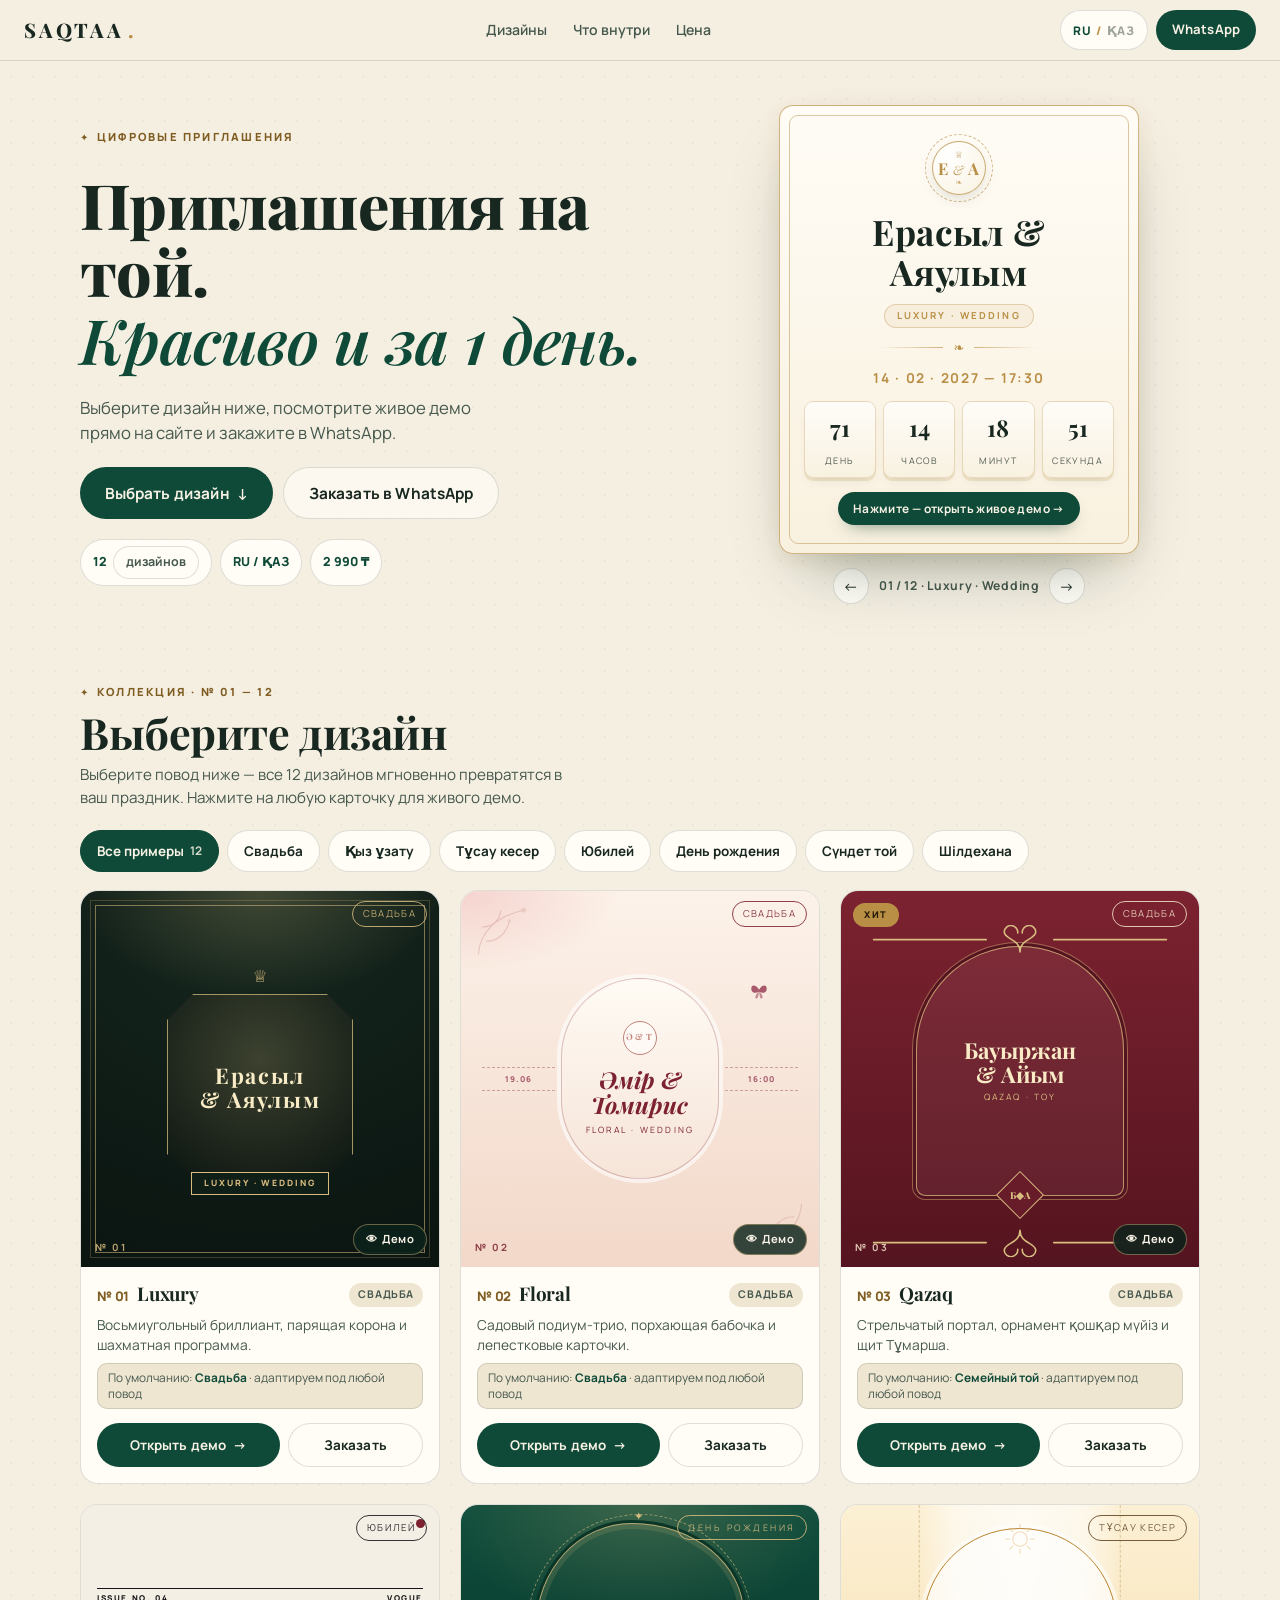
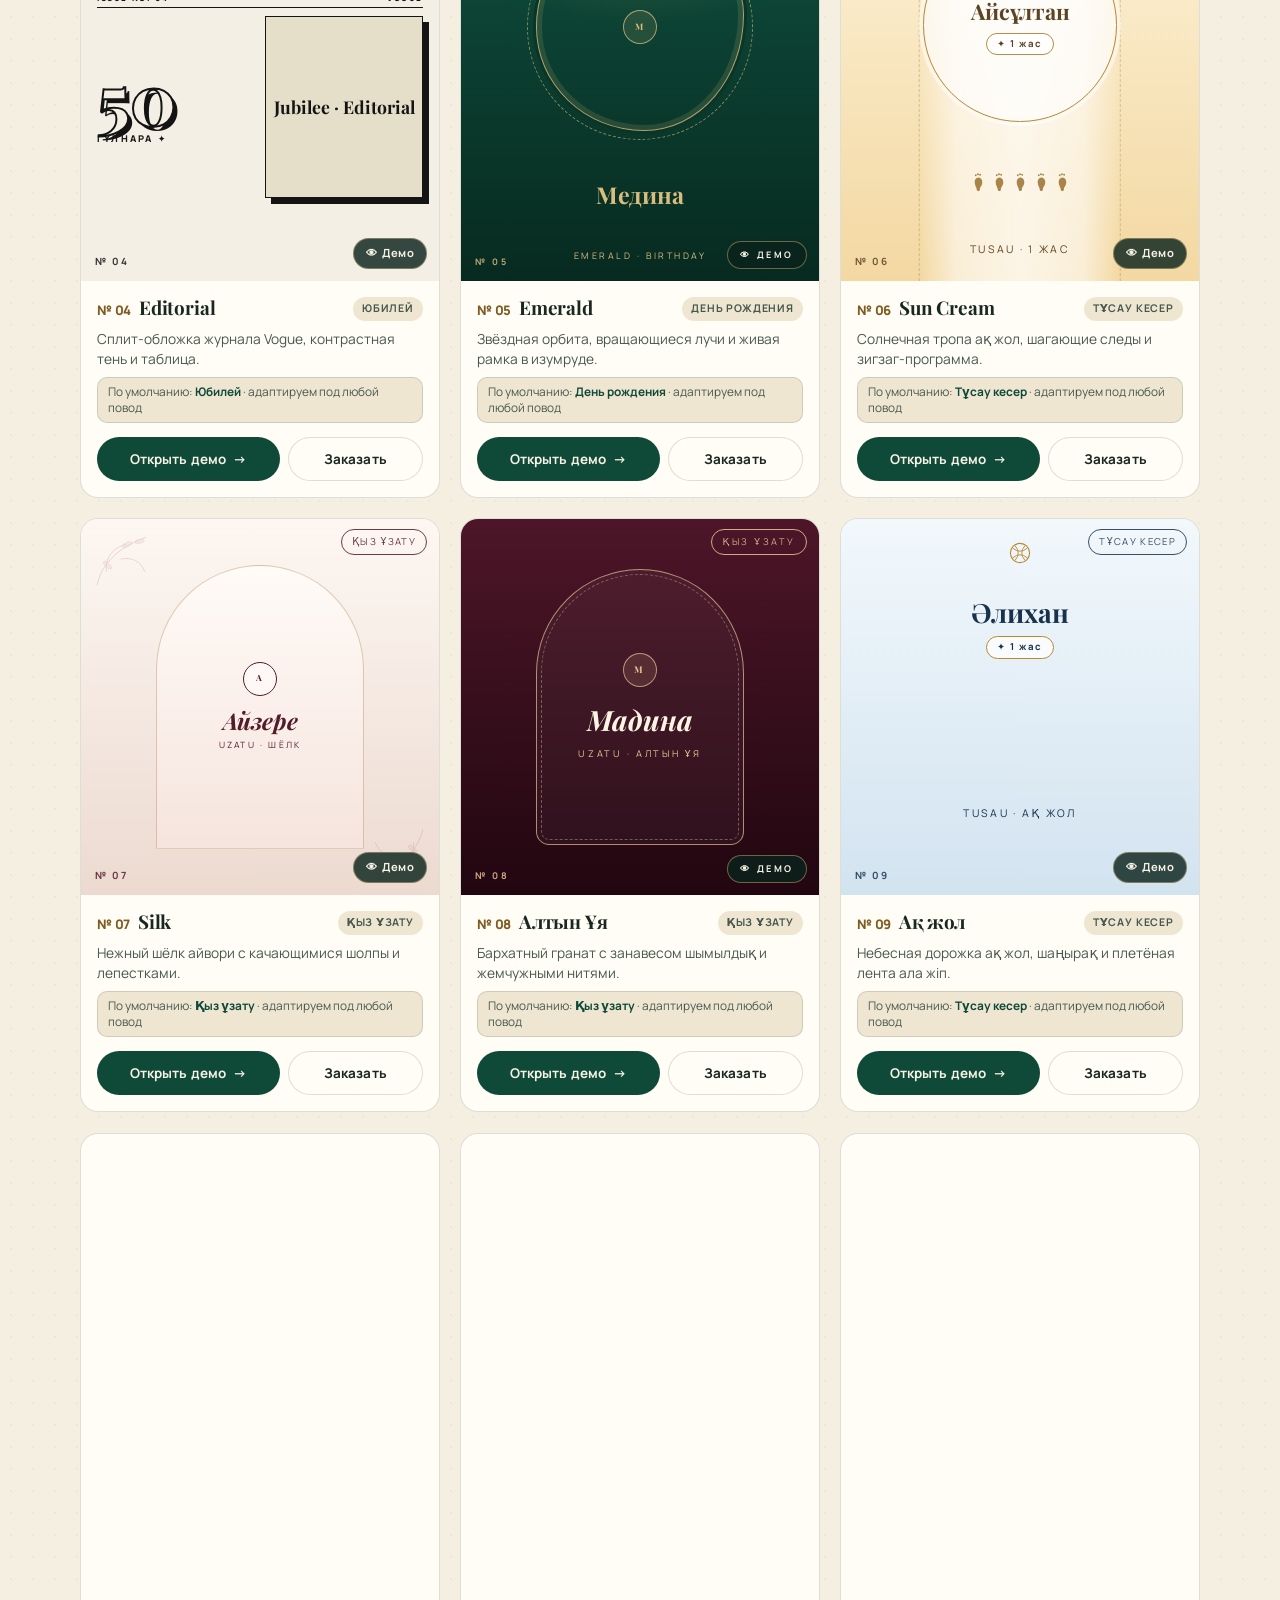
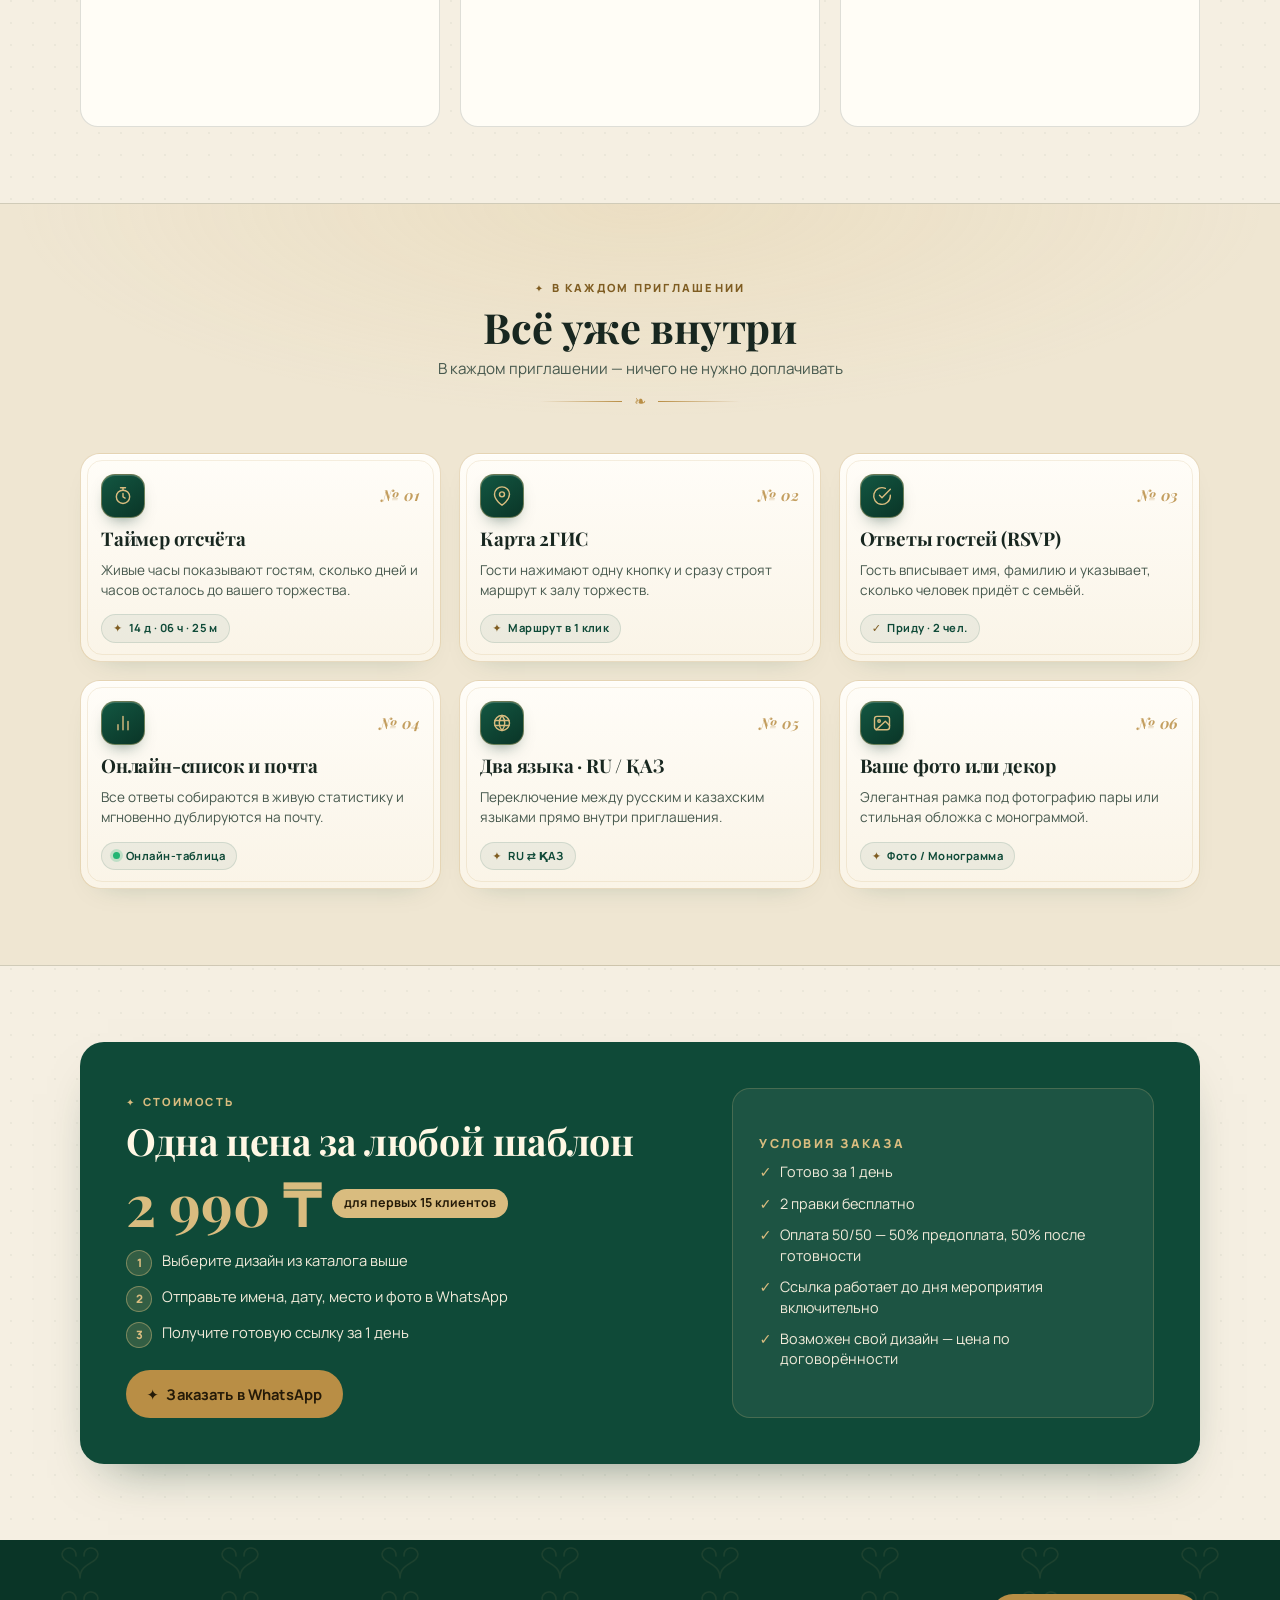
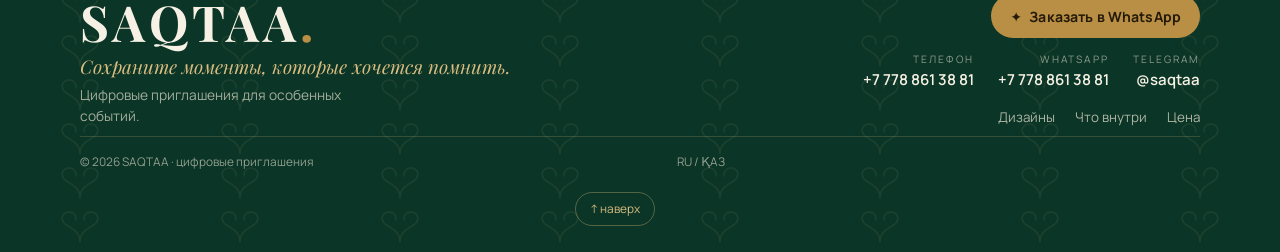
<file: index.html>
<!DOCTYPE html>
<html lang="ru">
<head>
<meta charset="UTF-8">
<meta name="viewport" content="width=device-width, initial-scale=1, viewport-fit=cover">
<meta name="google-site-verification" content="Wrnn_4pPbrVC_tguBwXllFqYHXZgqEoawdOGQjGN-y4" />
<script>
/* Анимации появления включаются только при работающем JavaScript.
   Если основной скрипт не запустился — контент показывается сразу, без анимаций. */
document.documentElement.classList.add("js");
(function(){var d=document.documentElement;function off(){if(!window.SAQTAA_READY)d.classList.remove("js");}addEventListener("error",off);addEventListener("load",function(){setTimeout(off,1500);});})();
</script>
<noscript><style>[data-reveal]{opacity:1!important;transform:none!important}</style></noscript>
<title>SAQTAA — цифровые приглашения на той</title>
<meta name="description" content="Индивидуальные онлайн-приглашения: отсчёт, 2ГИС, RSVP, два языка. Свадьба, юбилей, тұсау кесер.">
<meta name="theme-color" content="#F5EFE2">
<link rel="icon" href="data:image/svg+xml,%3Csvg xmlns='http://www.w3.org/2000/svg' viewBox='0 0 64 64'%3E%3Crect width='64' height='64' rx='14' fill='%230F4A38'/%3E%3Ctext x='32' y='45' font-size='36' text-anchor='middle' fill='%23D9BC7F' font-family='Georgia,serif'%3E%E2%9C%A6%3C/text%3E%3C/svg%3E">
<meta property="og:type" content="website">
<meta property="og:title" content="SAQTAA — цифровые приглашения на той">
<meta property="og:description" content="Индивидуальные онлайн-приглашения: отсчёт, 2ГИС, RSVP, два языка. Свадьба, юбилей, тұсау кесер.">
<meta property="og:url" content="https://lovelyy-sd.github.io/saqtaa/">
<meta property="og:site_name" content="SAQTAA">
<meta property="og:image" content="https://lovelyy-sd.github.io/saqtaa/og-image.jpg">
<meta property="og:image:secure_url" content="https://lovelyy-sd.github.io/saqtaa/og-image.jpg">
<meta property="og:image:type" content="image/jpeg">
<meta property="og:image:width" content="1200">
<meta property="og:image:height" content="630">
<meta property="og:image:alt" content="SAQTAA — цифровые приглашения на той, 2 990 ₸">
<meta property="og:locale" content="ru_RU">
<meta property="og:locale:alternate" content="kk_KZ">
<meta name="twitter:card" content="summary_large_image">
<meta name="twitter:title" content="SAQTAA — цифровые приглашения на той">
<meta name="twitter:description" content="Индивидуальные онлайн-приглашения: отсчёт, 2ГИС, RSVP, два языка. Свадьба, юбилей, тұсау кесер.">
<meta name="twitter:image" content="https://lovelyy-sd.github.io/saqtaa/og-image.jpg">
<link rel="canonical" href="https://lovelyy-sd.github.io/saqtaa/">
<link rel="preconnect" href="https://fonts.googleapis.com">
<link rel="preconnect" href="https://fonts.gstatic.com" crossorigin>
<link href="https://fonts.googleapis.com/css2?family=Playfair+Display:ital,wght@0,500;0,600;0,700;0,800;1,500;1,600&family=Manrope:wght@400;500;600;700;800&display=swap" rel="stylesheet">
<style>
/* ============ БАЗА ============ */
:root{
  --paper:#F5EFE2; --paper2:#EFE6D2; --card:#FFFDF6;
  --ink:#182720; --ink2:#46584D;
  --em:#0F4A38; --em-deep:#0A3527;
  --gold:#B98E45; --gold-soft:#D9BC7F; --gold-text:#7F5D22;
  --burg:#7C2230;
  --hair:rgba(24,39,32,.14);
  --fd:"Playfair Display","PT Serif",Georgia,serif;
  --fb:"Manrope",system-ui,sans-serif;
  --r:18px; --pad:clamp(16px,4.5vw,24px);
}
*{margin:0;padding:0;box-sizing:border-box}
[hidden]{display:none!important}
html{scroll-behavior:smooth;scroll-padding-top:76px;overflow-x:clip}
body{
  font-family:var(--fb);color:var(--ink);background:var(--paper);
  background-image:radial-gradient(rgba(24,39,32,.045) 1px,transparent 1px);
  background-size:22px 22px;-webkit-font-smoothing:antialiased;line-height:1.5;
  overflow-x:clip;
}
img{max-width:100%;display:block}
a{color:inherit;text-decoration:none;-webkit-tap-highlight-color:transparent}
button{font-family:inherit;cursor:pointer;background:none;border:0;color:inherit;-webkit-tap-highlight-color:transparent}
ul,ol{list-style:none}
:focus-visible{outline:2px solid var(--gold);outline-offset:3px;border-radius:6px}
::selection{background:var(--gold-soft);color:var(--em-deep)}

.eyebrow{font-size:.7rem;font-weight:800;letter-spacing:.2em;text-transform:uppercase;color:var(--gold-text);display:inline-flex;align-items:center;gap:.55em}
.eyebrow::before{content:"✦";font-size:.9em}
h1,h2,h3{font-family:var(--fd);font-weight:700;line-height:1.08;letter-spacing:-.01em}
.section{padding:clamp(40px,7vw,76px) var(--pad)}
.wrap{max-width:1120px;margin:0 auto}

.js [data-reveal]{opacity:0;transform:translateY(20px);transition:opacity .6s cubic-bezier(.2,.7,.2,1),transform .6s cubic-bezier(.2,.7,.2,1);transition-delay:var(--d,0s)}
.js [data-reveal].in{opacity:1;transform:none}

.btn{display:inline-flex;align-items:center;justify-content:center;gap:.5em;min-height:48px;padding:.8em 1.4em;border-radius:999px;font-weight:700;font-size:.92rem;letter-spacing:.01em;white-space:nowrap;transition:transform .22s,box-shadow .22s,background .22s,color .22s,border-color .22s}
.btn .ar{transition:transform .22s}
.btn:hover .ar{transform:translateX(3px)}
.btn:active{transform:scale(.97)}
.btn-solid{background:var(--em);color:#F6F1E4}
.btn-solid:hover{background:var(--em-deep);box-shadow:0 12px 24px -12px rgba(10,53,39,.55)}
.btn-line{border:1px solid var(--hair);background:rgba(255,253,246,.7);color:var(--ink)}
.btn-line:hover{border-color:var(--em);color:var(--em);background:#FFFDF6}
.btn-gold{background:var(--gold);color:#241A08}
.btn-gold:hover{background:var(--gold-soft)}

/* ============ ЧИСТАЯ ШАПКА ============ */
.head{position:sticky;top:0;z-index:80;display:flex;align-items:center;justify-content:space-between;gap:12px;padding:10px var(--pad);padding-top:calc(10px + env(safe-area-inset-top));background:rgba(245,239,226,.92);-webkit-backdrop-filter:blur(10px);backdrop-filter:blur(10px);border-bottom:1px solid var(--hair)}
.logo{font-family:var(--fd);font-weight:800;font-size:1.25rem;letter-spacing:.14em;display:flex;align-items:center;gap:.2em;min-height:40px}
.logo i{font-style:normal;color:var(--gold)}
.head-nav{display:none;gap:26px;font-size:.88rem;font-weight:600;color:var(--ink2)}
.head-nav a{padding:8px 0;transition:color .2s}
.head-nav a:hover{color:var(--em)}
.head-right{display:flex;align-items:center;gap:8px}
.head-wa{display:none;min-height:40px;padding:0 16px;font-size:.82rem}
.lang{display:inline-flex;align-items:center;gap:.4em;min-height:40px;padding:0 12px;font-size:.74rem;font-weight:800;letter-spacing:.08em;border:1px solid var(--hair);border-radius:999px;background:var(--card)}
.lang span{opacity:.42;transition:opacity .2s,color .2s}
.lang span.on{opacity:1;color:var(--em)}
.lang i{font-style:normal;color:var(--gold)}
.burger{width:42px;height:42px;display:grid;place-items:center;border:1px solid var(--hair);border-radius:999px;background:var(--card)}
.burger span{display:block;width:18px;height:11px;position:relative}
.burger span::before,.burger span::after{content:"";position:absolute;left:0;width:100%;height:2px;background:var(--ink);transition:transform .28s,top .28s}
.burger span::before{top:0}.burger span::after{top:9px}
body.menu-open .burger span::before{top:4.5px;transform:rotate(45deg)}
body.menu-open .burger span::after{top:4.5px;transform:rotate(-45deg)}

.mmenu{position:fixed;inset:0;z-index:90;background:var(--em-deep);color:#F2EBDA;display:flex;flex-direction:column;padding:calc(88px + env(safe-area-inset-top)) var(--pad) calc(36px + env(safe-area-inset-bottom));overflow-y:auto;transform:translateY(-102%);visibility:hidden;transition:transform .42s cubic-bezier(.22,.8,.24,1),visibility 0s linear .42s}
body.menu-open .mmenu{transform:none;visibility:visible;transition:transform .42s cubic-bezier(.22,.8,.24,1),visibility 0s linear 0s}
.mmenu nav{display:flex;flex-direction:column;gap:4px;margin:auto 0}
.mmenu a.big{font-family:var(--fd);font-size:clamp(1.9rem,8vw,2.6rem);padding:14px 0;display:flex;align-items:baseline;gap:14px;border-bottom:1px solid rgba(217,188,127,.18)}
.mmenu a.big sup{font-family:var(--fb);font-size:.7rem;color:var(--gold-soft);letter-spacing:.18em}
.mmenu .mm-foot{margin-top:24px}
body.menu-open{overflow:hidden}

/* ============ ПЕРВЫЙ ЭКРАН (КОРОТКИЙ И ПОНЯТНЫЙ) ============ */
.hero{padding:clamp(22px,4.5vw,44px) var(--pad) clamp(32px,5.5vw,56px);position:relative;overflow:hidden}
.hero .wrap{display:grid;gap:clamp(24px,5vw,48px);align-items:center}
.hero-txt h1{font-size:clamp(2.2rem,8.5vw,3.9rem);margin:.38em 0 .35em;font-weight:800}
.hero-txt h1 em{display:block;font-style:italic;font-weight:600;color:var(--em)}
.hero-lead{max-width:44ch;color:var(--ink2);font-size:clamp(.95rem,2.4vw,1.05rem)}
.hero-cta{display:flex;flex-wrap:wrap;gap:10px;margin:22px 0 20px}
.hero-cta .btn{min-height:52px;padding:.85em 1.6em;font-size:.96rem}
.hero-pills{display:flex;flex-wrap:wrap;gap:8px}
.hero-pills span{display:inline-flex;align-items:center;gap:6px;padding:6px 12px;border-radius:999px;background:var(--card);border:1px solid var(--hair);font-size:.78rem;font-weight:700;color:var(--ink2)}
.hero-pills b{color:var(--em);font-weight:800}

/* Кликабельная живая карточка справа */
.invite-wrap{position:relative;max-width:360px;margin:0 auto;width:100%}
.invite{background:linear-gradient(180deg,#FFFCF6 0%,#F9F1DF 100%);color:var(--ink);border:1px solid color-mix(in srgb,var(--inv-acc,#B98E45) 65%,transparent);border-radius:14px;padding:clamp(22px,6vw,34px) clamp(18px,5vw,30px);text-align:center;box-shadow:0 32px 64px -28px rgba(16,42,32,.42),0 6px 20px rgba(185,142,69,.14);position:relative;overflow:hidden;transition:background .5s,border-color .5s,color .45s,box-shadow .5s}
.invite::before{content:"";position:absolute;inset:9px;border:1px solid color-mix(in srgb,var(--inv-acc,#B98E45) 48%,transparent);border-radius:9px;pointer-events:none;transition:border-color .5s}
.invite.t-lux{--inv-acc:#B98E45}
.invite.t-flor{--inv-acc:#C08379;background:linear-gradient(180deg,#FFFBF9 0%,#F7EAE7 100%)}
.invite.t-qaz{--inv-acc:#9E4453;background:linear-gradient(180deg,#FCF6EC 0%,#F4E8D4 100%)}
.invite.t-edit{--inv-acc:#242424;background:linear-gradient(180deg,#FCFCFA 0%,#F1EFE9 100%);border-width:1.5px}
.invite.t-emer{--inv-acc:#D9BC7F;background:linear-gradient(180deg,#124E3B 0%,#082D21 100%);color:#F7EFE0;box-shadow:0 34px 68px -24px rgba(7,35,25,.66)}
.invite.t-tus{--inv-acc:#C98A2E;background:linear-gradient(180deg,#FFFDF7 0%,#F7E7C4 100%);color:#4C3416}
.invite.t-uz{--inv-acc:#AF7C48;background:linear-gradient(180deg,#FDF7F2 0%,#ECDAD0 100%);color:#521C2B}
.invite.t-uz2{--inv-acc:#E9C496;background:linear-gradient(180deg,#4D1628 0%,#210610 100%);color:#F8EBDC;box-shadow:0 34px 68px -24px rgba(45,10,22,.68)}
.invite.t-tus2{--inv-acc:#BA8732;background:linear-gradient(180deg,#F2F8FC 0%,#D2E3F0 100%);color:#17324A}
.invite.t-jub{--inv-acc:#A57F3E;background:linear-gradient(180deg,#FAF6EE 0%,#E6DAC9 100%);color:#242924}
.invite.t-lav{--inv-acc:#9B6FB0;background:linear-gradient(180deg,#FAF6FD 0%,#E4D6EE 100%);color:#382247}
.invite.t-sun{--inv-acc:#C45E2C;background:linear-gradient(180deg,#FEF4E8 0%,#ECC5AA 100%);color:#4A1F12}
.invite.t-uz2 .sub,.invite.t-uz2 .tags{color:rgba(248,235,220,.78)}
.invite.t-uz2 .names{color:#FFF4E4}
.invite.t-uz2 .hm-disc{background:radial-gradient(circle at 30% 25%,rgba(92,24,48,.95),rgba(33,6,16,.96));box-shadow:0 8px 20px -6px rgba(0,0,0,.45),inset 0 1px 0 rgba(233,196,150,.4)}
.invite.t-uz2 .cd>div{background:rgba(255,255,255,.08);border-color:rgba(233,196,150,.35);box-shadow:0 3px 0 rgba(0,0,0,.35)}
.invite.t-uz2 .cd b{color:#F6DE9D}
.invite.t-uz2 .cd span{color:rgba(248,235,220,.72)}
.h-band{position:absolute;left:0;right:0;top:0;height:13px;opacity:0;pointer-events:none;transition:opacity .45s;background:repeating-linear-gradient(90deg,rgba(158,68,83,.85) 0 10px,rgba(185,142,69,.55) 10px 14px);-webkit-mask:linear-gradient(90deg,transparent 0%,#000 18%,#000 82%,transparent 100%);mask:linear-gradient(90deg,transparent 0%,#000 18%,#000 82%,transparent 100%)}
.invite.t-qaz .h-band{opacity:1}
.h-mono{position:relative;width:68px;height:68px;margin:0 auto 10px;display:grid;place-items:center}
.hm-ring{position:absolute;inset:0;border-radius:50%;border:1px dashed color-mix(in srgb,var(--inv-acc,#B98E45) 65%,transparent);animation:spin 26s linear infinite}
.hm-disc{position:relative;width:54px;height:54px;border-radius:50%;display:grid;place-content:center;gap:1px;border:1px solid color-mix(in srgb,var(--inv-acc,#B98E45) 75%,transparent);background:radial-gradient(circle at 30% 25%,rgba(255,255,255,.94),rgba(247,237,214,.62));box-shadow:0 6px 16px -6px rgba(16,42,32,.22),inset 0 1px 0 rgba(255,255,255,.9);color:var(--inv-acc,#B98E45);transition:background .45s,color .45s,border-color .45s}
.invite.t-emer .hm-disc{background:radial-gradient(circle at 30% 25%,rgba(24,98,74,.95),rgba(8,43,31,.96));box-shadow:0 8px 20px -6px rgba(0,0,0,.45),inset 0 1px 0 rgba(217,188,127,.4)}
.invite.t-edit .hm-disc{background:#161616;color:#F7EFE0;border-radius:6px;border-color:#161616}
.invite.t-edit .hm-ring{border-radius:10px}
.hm-cr{font-style:normal;font-size:.58rem;line-height:1;opacity:.85}
.hm-txt{font-family:var(--fd);font-size:1.02rem;font-weight:700;line-height:1;letter-spacing:.02em;color:inherit}
.hm-txt small{font-weight:400;font-style:italic;font-size:.8em;opacity:.85}
.hm-bt{font-style:normal;font-size:.52rem;line-height:1;opacity:.7}
.invite .names{font-family:var(--fd);font-size:clamp(2.2rem,8vw,2.8rem);font-weight:700;letter-spacing:.06em;margin:6px 0 3px}
.invite .sub{font-size:.7rem;letter-spacing:.3em;text-transform:uppercase;color:var(--ink2);transition:color .45s}
.cycle-tag{display:inline-block;font-size:.6rem;letter-spacing:.22em;text-transform:uppercase;color:var(--inv-acc,var(--gold));font-weight:700;margin-top:8px;padding:4px 12px;border-radius:999px;border:1px solid color-mix(in srgb,var(--inv-acc,#B98E45) 35%,transparent);background:color-mix(in srgb,var(--inv-acc,#B98E45) 8%,transparent);transition:color .5s,background .5s,border-color .5s}
.h-div{display:flex;align-items:center;justify-content:center;gap:10px;margin:10px auto 2px;max-width:160px;color:var(--inv-acc,#B98E45);font-size:.8rem}
.h-div::before,.h-div::after{content:"";flex:1;height:1px;background:linear-gradient(90deg,transparent,color-mix(in srgb,var(--inv-acc,#B98E45) 65%,transparent))}
.h-div::after{background:linear-gradient(270deg,transparent,color-mix(in srgb,var(--inv-acc,#B98E45) 65%,transparent))}
.swap-target{transition:opacity .32s,transform .32s}
.invite.swapping .swap-target{opacity:0;transform:translateY(8px)}
.invite .date{font-size:.85rem;color:var(--inv-acc,var(--gold));font-weight:700;letter-spacing:.12em;margin:10px 0 13px;transition:color .5s}
.cd{display:grid;grid-template-columns:repeat(4,1fr);gap:7px}
.cd>div{border:1px solid color-mix(in srgb,var(--inv-acc,#B98E45) 30%,transparent);background:linear-gradient(180deg,rgba(255,255,255,.72),rgba(247,239,220,.45));box-shadow:0 3px 0 rgba(185,142,69,.18),0 6px 14px -8px rgba(16,42,32,.18);border-radius:9px;padding:9px 2px 7px;transition:background .45s,border-color .45s}
.cd b{display:block;font-family:var(--fd);font-size:clamp(1.15rem,4.5vw,1.45rem);font-weight:700}
.cd span{font-size:.56rem;letter-spacing:.16em;text-transform:uppercase;opacity:.75}
.invite.t-emer .sub,.invite.t-emer .tags{color:rgba(247,239,224,.78)}
.invite.t-emer .names{color:#FFF7E4}
.invite.t-emer .cycle-tag{background:rgba(217,188,127,.14);border-color:rgba(217,188,127,.45);color:#F3DC9E}
.invite.t-emer .date{color:#E9D297}
.invite.t-emer .cd>div{background:rgba(255,255,255,.08);border-color:rgba(217,188,127,.35);box-shadow:0 3px 0 rgba(0,0,0,.35)}
.invite.t-emer .cd b{color:#F6DE9D}
.invite.t-emer .cd span{color:rgba(247,239,224,.72)}
.invite .tags{font-size:.62rem;letter-spacing:.22em;text-transform:uppercase;color:var(--ink2);margin-top:14px;transition:color .45s}
.invite .tags b{color:var(--inv-acc,var(--gold))}

.invite{cursor:pointer;padding:clamp(20px,5vw,28px) clamp(16px,4.5vw,24px);transition:transform .28s,box-shadow .28s,background .45s,border-color .45s,color .4s}
.invite:hover{transform:translateY(-3px);box-shadow:0 36px 70px -26px rgba(16,42,32,.48)}
.invite .names{font-size:clamp(1.6rem,6vw,2.2rem);letter-spacing:.02em;line-height:1.15;overflow-wrap:break-word}
.hero-tap-badge{
  display:inline-flex;align-items:center;justify-content:center;gap:6px;
  margin-top:14px;padding:8px 15px;border-radius:999px;
  background:var(--em);color:#F6F1E4;
  font-size:.74rem;font-weight:700;letter-spacing:.03em;
  box-shadow:0 8px 18px -10px rgba(10,53,39,.7);
  transition:transform .22s,background .22s;
}
.invite.t-emer .hero-tap-badge,.invite.t-uz2 .hero-tap-badge{background:var(--gold-soft);color:#241A08}
.invite:hover .hero-tap-badge{transform:scale(1.03)}

.hero-pager{display:flex;align-items:center;justify-content:center;gap:10px;margin-top:14px}
.hp-btn{width:36px;height:36px;border-radius:50%;border:1px solid var(--hair);background:var(--card);font-size:.95rem;display:grid;place-items:center;transition:background .2s,color .2s,border-color .2s}
.hp-btn:hover{background:var(--em);color:#F6F1E4;border-color:var(--em)}
.hp-label{font-size:.76rem;font-weight:700;letter-spacing:.06em;color:var(--ink2);min-width:155px;text-align:center}

/* ============ КАТАЛОГ 12 ДИЗАЙНОВ (СРАЗУ ВТОРОЙ БЛОК) ============ */
.catalog-sec{padding-top:clamp(12px,3vw,24px)}
.coll-head{display:flex;flex-direction:column;gap:8px;margin-bottom:16px}
.coll-head h2{font-size:clamp(1.75rem,6vw,2.7rem)}
.coll-head p{color:var(--ink2);max-width:56ch;font-size:.95rem}

.chips{display:flex;gap:8px;overflow-x:auto;padding:4px 0 18px;scrollbar-width:none;-webkit-overflow-scrolling:touch}
.chips::-webkit-scrollbar{display:none}
.chip{flex:0 0 auto;min-height:42px;padding:0 16px;border-radius:999px;border:1px solid var(--hair);font-size:.84rem;font-weight:700;background:var(--card);display:inline-flex;align-items:center;gap:6px;transition:all .2s}
.chip small{font-size:.74rem;opacity:.6;font-weight:700}
.chip:hover{border-color:var(--gold)}
.chip.on{background:var(--em);border-color:var(--em);color:#F6F1E4}
.chip.on small{opacity:.85}

/* Сетка карточек: на мобильных вертикальная, на планшете 2, на десктопе 3 */
.cards{display:grid;grid-template-columns:1fr;gap:18px}
@media (min-width:620px){.cards{grid-template-columns:repeat(2,1fr)}}
@media (min-width:960px){
  .cards{grid-template-columns:repeat(3,1fr);gap:20px}
  .cards.few-2{grid-template-columns:repeat(2,minmax(0,370px));justify-content:center}
}
.card{background:var(--card);border:1px solid var(--hair);border-radius:var(--r);overflow:hidden;display:flex;flex-direction:column;transition:transform .28s,box-shadow .28s,opacity .25s;content-visibility:auto;contain-intrinsic-size:1px 460px}
.card:hover{transform:translateY(-4px);box-shadow:0 22px 44px -24px rgba(16,42,32,.32)}
.card.off{opacity:0;transform:scale(.95);pointer-events:none}

.preview{position:relative;aspect-ratio:4/4.6;overflow:hidden;display:grid;place-items:center;text-align:center}
.p-no{position:absolute;bottom:12px;left:14px;font-size:.62rem;letter-spacing:.2em;font-weight:700;opacity:.85;z-index:2}
.p-tag{position:absolute;top:10px;right:12px;font-size:.6rem;letter-spacing:.14em;text-transform:uppercase;border:1px solid currentColor;border-radius:999px;padding:5px 10px;opacity:.85;z-index:2}
.badge{position:absolute;top:12px;left:12px;z-index:2;font-size:.58rem;font-weight:800;letter-spacing:.18em;text-transform:uppercase;border-radius:999px;padding:5px 11px;color:#241A08;background:var(--gold)}
.badge.new{background:var(--em);color:#F6F1E4}

.p-luxury{background:radial-gradient(70% 40% at 50% 0%,rgba(217,188,127,.22),transparent 72%),radial-gradient(120% 100% at 50% 0%,#16281F,#0B1511);color:var(--gold-soft)}
.p-luxury .p-frame{position:absolute;inset:14px;border:1px solid rgba(217,188,127,.55);outline:1px solid rgba(217,188,127,.24);outline-offset:4px;display:flex;flex-direction:column;align-items:center;justify-content:center;gap:6px;padding:14px}
.p-lux-cr{font-size:1.05rem;color:var(--gold-soft);animation:bobCard 4s ease-in-out infinite}
@keyframes bobCard{0%,100%{transform:translateY(0)}50%{transform:translateY(-3px)}}
.p-lux-dia{width:62%;aspect-ratio:1;clip-path:polygon(14% 0,86% 0,100% 14%,100% 86%,86% 100%,14% 100%,0 86%,0 14%);background:radial-gradient(circle at 50% 35%,rgba(217,188,127,.22),rgba(11,21,17,.92));border:1px solid rgba(217,188,127,.75);display:grid;place-content:center;gap:2px;padding:8px;transition:transform .45s}
.p-luxury:hover .p-lux-dia{transform:scale(1.04)}
.p-lux-dia strong{font-family:var(--fd);font-size:1.35rem;line-height:1.12;letter-spacing:.08em;color:#F8EBC6}
.p-lux-plate{margin-top:-14px;position:relative;z-index:2;padding:4px 12px;background:#0F1E17;border:1px solid #D9BC7F;font-size:.54rem;letter-spacing:.22em;text-transform:uppercase;font-weight:800;color:#D9BC7F}

.p-floral{background:radial-gradient(62% 30% at 0% 0%,rgba(236,168,170,.42),transparent 72%),linear-gradient(180deg,#FCF2E9,#F2D8C9);color:var(--burg)}
.p-fl-trio{display:grid;grid-template-columns:1fr 2.2fr 1fr;align-items:center;gap:6px;width:88%;position:relative;z-index:1}
.p-fl-side{font-size:.5rem;letter-spacing:.12em;text-transform:uppercase;font-weight:800;color:#A85A6C;border-top:1px dashed rgba(168,90,108,.5);border-bottom:1px dashed rgba(168,90,108,.5);padding:5px 2px}
.p-arch{width:58%;aspect-ratio:3/4.1;border-radius:999px 999px 10px 10px;background:linear-gradient(180deg,#FFFBF4,#F6E4D8);border:1px solid rgba(124,34,48,.25);display:grid;place-content:center;gap:6px}
.p-fl-trio .p-arch{width:100%;aspect-ratio:3/3.8;border-radius:999px;box-shadow:0 0 0 4px rgba(255,255,255,.6)}
.p-arch strong{font-family:var(--fd);font-style:italic;font-size:1.45rem;line-height:1.1}
.p-arch span{font-size:.54rem;letter-spacing:.26em;text-transform:uppercase}
.p-bfly{position:absolute;top:24%;right:14%;width:20px;height:20px;color:#A85A6C;pointer-events:none;z-index:2;animation:bflyFloat 5.5s ease-in-out infinite}
@keyframes bflyFloat{0%,100%{transform:translate(0,0) rotate(-12deg)}50%{transform:translate(-14px,-10px) rotate(14deg)}}
.flor{position:absolute;font-size:1.1rem;color:#C98A8A;transition:transform .6s}
.p-floral:hover .flor{transform:rotate(90deg) scale(1.25)}

.p-qazaq{background:linear-gradient(180deg,#7C2230,#54141F);color:#F2E3C8}
.q-orn{position:absolute;left:10px;right:10px;color:var(--gold-soft);transition:transform .5s}
.q-orn.top{top:34px}.q-orn.bot{bottom:10px;transform:scaleY(-1)}
.p-qazaq:hover .q-orn.top{transform:translateX(6px)}
.p-qazaq:hover .q-orn.bot{transform:scaleY(-1) translateX(-6px)}
.p-q-portal{width:58%;aspect-ratio:3/3.6;border-radius:110px 110px 10px 10px;border:1.5px solid rgba(217,188,127,.75);box-shadow:0 0 0 3px #54141F,0 0 0 4px rgba(217,188,127,.45);background:rgba(255,255,255,.05);display:grid;place-content:center;gap:4px;padding:10px}
.p-q-portal strong{font-family:var(--fd);font-size:1.38rem;line-height:1.12;color:#F8EBC6}
.p-q-portal span{font-size:.54rem;letter-spacing:.24em;text-transform:uppercase;color:var(--gold-soft)}
.p-q-shield{width:34px;height:34px;margin:-18px auto 0;position:relative;z-index:2;transform:rotate(45deg);background:#681B28;border:1.5px solid #D9BC7F;display:grid;place-items:center}
.p-q-shield span{transform:rotate(-45deg);font-family:var(--fd);font-size:.6rem;font-weight:800;color:#D9BC7F}

.p-edit{background:#F3EFE5;color:#141414;padding:18px 16px}
.p-edit-wrap{width:100%;display:flex;flex-direction:column;gap:8px;position:relative;z-index:1}
.p-edit-head{display:flex;justify-content:space-between;border-top:1px solid #141414;border-bottom:1px solid #141414;padding:3px 0;font-size:.5rem;letter-spacing:.2em;text-transform:uppercase;font-weight:800}
.p-edit-split{display:grid;grid-template-columns:1fr 1fr;gap:10px;align-items:center;text-align:left}
.p-edit .big50{font-family:var(--fd);font-weight:800;font-size:clamp(3.6rem,14vw,4.4rem);line-height:.84;color:#F3EFE5;-webkit-text-stroke:2px #141414;text-shadow:4px 4px 0 #141414;transition:transform .45s}
.p-edit:hover .big50{transform:translate(-2px,-2px)}
.p-edit-box{aspect-ratio:4/4.6;border:1px solid #141414;background:#E5DEC9;box-shadow:6px 6px 0 #141414;display:grid;place-content:center;font-family:var(--fd);font-weight:700;font-size:1.1rem}
.p-edit .lab{font-size:.58rem;letter-spacing:.24em;text-transform:uppercase;font-weight:800;margin-top:4px}
.p-edit .dot{position:absolute;top:14px;right:14px;width:9px;height:9px;border-radius:50%;background:var(--burg)}

.p-emer{background:radial-gradient(80% 45% at 50% 0%,rgba(217,188,127,.22),transparent 70%),linear-gradient(180deg,#0E4D3C,#072A20);color:var(--gold-soft)}
.p-em-orbit{position:relative;width:58%;aspect-ratio:1;display:grid;place-items:center}
.p-em-ring{position:absolute;inset:-9px;border-radius:50%;border:1px dashed rgba(217,188,127,.62);animation:spin 22s linear infinite}
.p-em-ring::before{content:"✦";position:absolute;top:-7px;left:50%;transform:translateX(-50%);font-size:.7rem;color:#D9BC7F}
.e-frame{width:100%;aspect-ratio:1;border-radius:46% 54% 48% 52%/50% 44% 56% 50%;border:1.5px solid rgba(217,188,127,.8);box-shadow:0 0 0 3px #0A3527,inset 0 0 0 5px rgba(217,188,127,.14);display:grid;place-content:center;font-size:1.4rem;transition:box-shadow .4s}
.p-emer:hover .e-frame{box-shadow:0 0 0 3px #0A3527,0 0 30px rgba(217,188,127,.28)}
.p-emer strong{font-family:var(--fd);font-size:1.45rem;margin-top:10px;display:block}
.p-emer span{font-size:.56rem;letter-spacing:.28em;text-transform:uppercase}

.p-tusau{background:linear-gradient(180deg,#FCF0D4,#F3D8A2);color:#5C4322}
.p-tusau::before{content:"";position:absolute;top:0;bottom:0;left:50%;transform:translateX(-50%);width:56%;background:linear-gradient(90deg,transparent,rgba(255,255,255,.55) 18%,rgba(255,255,255,.72) 50%,rgba(255,255,255,.55) 82%,transparent);border-left:1px dashed rgba(138,90,16,.28);border-right:1px dashed rgba(138,90,16,.28);pointer-events:none}
.t-sun{position:absolute;top:16px;left:50%;translate:-50% 0;width:36px;height:36px;color:#D89A3E;animation:spin 22s linear infinite}
@keyframes spin{to{transform:rotate(360deg)}}
.p-tusau-med{position:relative;z-index:1;width:54%;aspect-ratio:1;border-radius:50%;border:1.5px solid #BA8732;background:rgba(255,255,255,.65);box-shadow:0 0 0 4px rgba(255,255,255,.55);display:grid;place-content:center;gap:4px}
.p-tusau strong{font-family:var(--fd);font-size:1.35rem}
.t-age{display:inline-block;margin:2px auto 0;border:1px solid #B98E45;background:rgba(255,255,255,.75);border-radius:999px;padding:3px 10px;font-size:.6rem;font-weight:700;letter-spacing:.16em}
.p-tus-row{display:flex;gap:8px;position:relative;z-index:1;color:#8A5A10;margin-top:4px}
.p-tus-row svg{width:13px;opacity:.72}
.p-seal{display:inline-grid;place-items:center;width:34px;height:34px;margin:0 auto 6px;border-radius:50%;border:1px solid currentColor;font-family:var(--fd);font-size:.76rem;font-weight:700;letter-spacing:0;background:rgba(255,255,255,.45)}
.p-emer .p-seal{background:rgba(217,188,127,.12);border-color:rgba(217,188,127,.75);color:var(--gold-soft)}
.p-flor-svg{position:absolute;width:62px;height:62px;color:#C08379;opacity:.32;pointer-events:none}
.p-flor-svg.tl{top:10px;left:10px}.p-flor-svg.br{bottom:10px;right:10px;transform:rotate(180deg)}

.p-uzatu{background:linear-gradient(180deg,#FDF7F2,#ECDAD0);color:#521C2B}
.p-uzatu .p-arch{background:linear-gradient(180deg,#FFFBF7,#F6E4DE);border-color:rgba(175,124,72,.38)}
.p-uzatu2{background:linear-gradient(180deg,#4D1628,#210610);color:#E9C496}
.p-uzatu2 .p-pearl-arc{width:58%;aspect-ratio:3/4;border-radius:110px 110px 14px 14px;border:1px solid rgba(233,196,150,.7);outline:1px dashed rgba(255,243,226,.32);outline-offset:-6px;display:grid;place-content:center;gap:6px;background:rgba(255,255,255,.04);transition:box-shadow .4s}
.p-uzatu2:hover .p-pearl-arc{box-shadow:0 0 32px rgba(233,196,150,.22)}
.p-uzatu2 strong{font-family:var(--fd);font-style:italic;font-size:1.75rem;color:#FFF4E4}
.p-uzatu2 span{font-size:.58rem;letter-spacing:.28em;text-transform:uppercase}
.p-tusau2{background:linear-gradient(180deg,#F2F8FC,#D2E3F0);color:#17324A}
.p-tusau2 .t-sun{color:#BA8732}
.p-tusau2 .t-age{border-color:#BA8732;color:#17324A}
.p-tusau2 strong{font-family:var(--fd);font-size:1.65rem}
.p-jubilee{background:linear-gradient(180deg,#FAF6EE,#E6DAC9);color:#242924}
.p-jubilee .p-frame{position:absolute;inset:14px;border:1.5px solid rgba(165,127,62,.58);outline:1px solid rgba(165,127,62,.26);outline-offset:-6px;display:grid;place-content:center;gap:6px;padding:16px}
.p-jubilee .big50{font-family:var(--fd);font-weight:800;font-size:clamp(4.4rem,18vw,5.4rem);line-height:.88;color:#A57F3E;transition:transform .45s}
.p-jubilee:hover .big50{transform:translateY(-5px)}
.p-jubilee strong{font-family:var(--fd);font-size:1.4rem;letter-spacing:.12em}
.p-jubilee span{font-size:.58rem;letter-spacing:.28em;text-transform:uppercase;color:#A57F3E}
.p-lavender{background:linear-gradient(180deg,#FAF6FD,#E4D6EE);color:#382247}
.p-lavender .p-arch{border-radius:46% 54% 48% 52%/50% 44% 56% 50%;aspect-ratio:1;width:64%;background:linear-gradient(180deg,#FFFFFF,#F2E8FA);border-color:rgba(155,111,176,.4)}
.p-lavender .p-flor-svg{color:#9B6FB0}
.p-sunset{background:radial-gradient(80% 45% at 50% 10%,rgba(244,162,102,.52),transparent 70%),linear-gradient(180deg,#FEF4E8,#ECC5AA);color:#4A1F12}
.p-sunset .e-frame{aspect-ratio:1;width:62%;border-radius:50%;border:2px solid #C45E2C;box-shadow:0 0 0 5px rgba(255,247,237,.65),0 0 28px rgba(232,126,64,.35);display:grid;place-content:center;background:rgba(255,255,255,.48)}
.p-sunset strong{font-family:var(--fd);font-style:italic;font-size:1.65rem;margin-top:10px;display:block}
.p-sunset span{font-size:.58rem;letter-spacing:.28em;text-transform:uppercase;color:#C45E2C}


.preview{aspect-ratio:4/4.2}
.preview-tap{cursor:pointer}
.p-tap-pill{
  position:absolute;bottom:12px;right:12px;z-index:3;
  display:inline-flex;align-items:center;gap:5px;
  padding:6px 12px;border-radius:999px;
  background:rgba(10,35,27,.82);color:#F6F1E4;
  border:1px solid rgba(217,188,127,.45);
  backdrop-filter:blur(6px);-webkit-backdrop-filter:blur(6px);
  font-size:.7rem;font-weight:700;letter-spacing:.04em;
  transition:transform .22s,background .22s;
}
.preview-tap:hover .p-tap-pill{transform:scale(1.06);background:var(--em)}

.card-info{padding:16px;display:flex;flex-direction:column;gap:8px;flex:1}
.ci-head{display:flex;align-items:center;justify-content:space-between;gap:8px}
.ci-name{font-size:1.18rem;line-height:1.2}
.ci-name span{color:var(--gold-text);font-size:.82rem;font-family:var(--fb);font-weight:800;margin-right:4px}
.ci-cat{font-size:.66rem;font-weight:700;letter-spacing:.08em;text-transform:uppercase;color:var(--ink2);background:var(--paper2);padding:4px 9px;border-radius:999px;white-space:nowrap}
.ci-cat.rec{background:linear-gradient(135deg,#F7EAD0,#E5CA8E);color:#3B2908;border:1px solid rgba(154,116,42,.3)}
.ci-cat.alt{background:transparent;border:1px solid var(--hair);color:var(--ink2);font-size:.62rem;letter-spacing:.04em}
.card.is-rec{border-color:rgba(181,139,60,.52);box-shadow:0 16px 34px -24px rgba(154,116,42,.38)}
.ci-desc{color:var(--ink2);font-size:.86rem;line-height:1.45;flex:1}
.ci-fit{font-size:.74rem;line-height:1.38;color:var(--ink2);background:var(--paper2);border:1px solid var(--hair);border-radius:10px;padding:6px 10px}
.ci-fit b{color:var(--em);font-weight:700}
.card.is-rec .ci-fit{background:rgba(217,188,127,.14);border-color:rgba(181,139,60,.34);color:var(--ink)}
.card.is-rec .ci-fit b{color:var(--gold-text)}
.ci-btns{display:grid;grid-template-columns:1.35fr 1fr;gap:8px;margin-top:6px}
.ci-btns .btn{min-height:44px;padding:.6em .9em;font-size:.84rem}

/* ============ ЧТО ВНУТРИ (ЛЮКС-КАРТОЧКИ С ДЕТАЛЯМИ И МИНИ-ПРЕВЬЮ) ============ */
.inside-sec{
  position:relative;overflow:hidden;
  background:radial-gradient(70% 40% at 50% 0%,rgba(217,188,127,.18),transparent 70%),var(--paper2);
  border-top:1px solid var(--hair);border-bottom:1px solid var(--hair);
}
.inside-head{text-align:center;max-width:560px;margin:0 auto clamp(28px,5vw,44px);display:flex;flex-direction:column;align-items:center;gap:8px}
.inside-head h2{font-size:clamp(1.75rem,5.5vw,2.6rem)}
.inside-head p{color:var(--ink2);font-size:.95rem}
.inside-orn{display:flex;align-items:center;gap:12px;width:min(200px,60%);margin-top:6px;color:var(--gold)}
.inside-orn::before,.inside-orn::after{content:"";flex:1;height:1px;background:linear-gradient(90deg,transparent,var(--gold))}
.inside-orn::after{background:linear-gradient(270deg,transparent,var(--gold))}
.inside-orn span{font-size:.9rem;line-height:1}

.inside-grid{display:grid;grid-template-columns:1fr;gap:14px}
@media (min-width:560px){.inside-grid{grid-template-columns:repeat(2,1fr)}}
@media (min-width:920px){.inside-grid{grid-template-columns:repeat(3,1fr);gap:18px}}

.inside-item{
  position:relative;overflow:hidden;
  background:linear-gradient(180deg,#FFFDF8 0%,#FAF4E7 100%);
  border:1px solid rgba(185,142,69,.32);
  border-radius:20px;
  padding:20px 20px 18px;
  display:flex;flex-direction:column;gap:10px;
  box-shadow:0 12px 28px -22px rgba(15,74,56,.35),inset 0 1px 0 rgba(255,255,255,.9);
  transition:transform .28s cubic-bezier(.22,1,.36,1),border-color .28s,box-shadow .28s;
}
.inside-item::before{
  content:"";position:absolute;inset:6px;border-radius:15px;
  border:1px solid rgba(185,142,69,.14);pointer-events:none;transition:border-color .28s;
}
.inside-item::after{
  content:"";position:absolute;top:0;left:20px;right:20px;height:2px;
  background:linear-gradient(90deg,transparent,rgba(185,142,69,.55),transparent);opacity:0;transition:opacity .28s;
}
.inside-item:hover{
  transform:translateY(-4px);
  border-color:rgba(185,142,69,.68);
  box-shadow:0 22px 42px -24px rgba(15,74,56,.42),inset 0 1px 0 rgba(255,255,255,.95);
}
.inside-item:hover::before{border-color:rgba(185,142,69,.3)}
.inside-item:hover::after{opacity:1}

.inside-top{display:flex;align-items:center;justify-content:space-between;gap:10px}
.inside-ico{
  position:relative;width:44px;height:44px;border-radius:14px;
  background:linear-gradient(145deg,#135742,#0A3527);
  color:var(--gold-soft);
  border:1px solid rgba(217,188,127,.45);
  box-shadow:0 8px 18px -10px rgba(10,53,39,.75),inset 0 1px 0 rgba(255,255,255,.18);
  display:grid;place-items:center;flex-shrink:0;
  transition:transform .3s cubic-bezier(.22,1.3,.36,1);
}
.inside-item:hover .inside-ico{transform:scale(1.06) rotate(-3deg)}
.inside-ico svg{width:20px;height:20px}
.inside-no{font-family:var(--fd);font-style:italic;font-weight:700;font-size:.95rem;color:var(--gold);opacity:.85;letter-spacing:.04em}

.inside-item h3{font-family:var(--fd);font-size:1.18rem;font-weight:700;line-height:1.18;color:var(--ink)}
.inside-item p{font-size:.85rem;color:var(--ink2);line-height:1.48;flex:1}

.inside-chip{
  align-self:flex-start;display:inline-flex;align-items:center;gap:6px;
  margin-top:4px;padding:5px 11px;border-radius:999px;
  background:rgba(15,74,56,.06);border:1px solid rgba(15,74,56,.12);
  font-size:.7rem;font-weight:700;letter-spacing:.04em;color:var(--em);
}
.inside-chip i{font-style:normal;color:var(--gold-text)}
.inside-dot{width:7px;height:7px;border-radius:50%;background:#22B573;box-shadow:0 0 0 3px rgba(34,181,115,.22)}

/* ============ ЕДИНЫЙ БЛОК: ЦЕНА + 3 ШАГА + УСЛОВИЯ ============ */
.price-card{display:grid;gap:24px;background:var(--em);color:#F2EBDA;border-radius:24px;padding:clamp(24px,5vw,46px);box-shadow:0 24px 50px -28px rgba(10,53,39,.55)}
.price-card .eyebrow{color:var(--gold-soft)}
.pc-h{font-size:clamp(1.6rem,5.5vw,2.35rem);color:#FFF7E4;margin-top:8px}
.pc-price-row{display:flex;flex-wrap:wrap;align-items:center;gap:12px;margin:14px 0 18px}
.pc-sum{font-family:var(--fd);font-weight:700;font-size:clamp(2.5rem,10vw,3.6rem);line-height:1;color:var(--gold-soft)}
.pc-note{font-size:.78rem;font-weight:700;color:#241A08;background:var(--gold-soft);border-radius:999px;padding:5px 12px}
.mini-steps{display:grid;gap:10px;margin-bottom:22px}
.mini-steps li{display:flex;align-items:flex-start;gap:10px;font-size:.92rem;line-height:1.4}
.mini-steps b{flex:0 0 26px;height:26px;border-radius:50%;background:rgba(217,188,127,.18);border:1px solid rgba(217,188,127,.45);color:var(--gold-soft);display:grid;place-items:center;font-size:.72rem;font-weight:800}

.pc-terms{background:rgba(255,255,255,.06);border:1px solid rgba(217,188,127,.22);border-radius:18px;padding:clamp(18px,4vw,26px);display:flex;flex-direction:column;justify-content:center;gap:12px}
.pc-terms h3{font-family:var(--fb);font-size:.78rem;letter-spacing:.18em;text-transform:uppercase;color:var(--gold-soft);font-weight:800}
.pc-terms ul{display:grid;gap:11px;font-size:.9rem;line-height:1.42}
.pc-terms li{display:flex;gap:9px;align-items:flex-start}
.pc-terms li::before{content:"✓";color:var(--gold-soft);font-weight:800;flex:0 0 auto}
@media (min-width:860px){.price-card{grid-template-columns:1.15fr .85fr;align-items:stretch;gap:36px}}

/* ============ ПОДВАЛ (КАК БЫЛО, НО КОМПАКТНЕЕ И АККУРАТНЕЕ) ============ */
.foot{
  background:var(--em-deep);color:#EDE6D3;
  padding:clamp(34px,6vw,54px) var(--pad) calc(26px + env(safe-area-inset-bottom));
  background-image:url("data:image/svg+xml;utf8,<svg xmlns='http://www.w3.org/2000/svg' width='160' height='44'><path d='M80 38 C80 22 62 24 62 14 a7 7 0 1 1 14 2 M80 38 C80 22 98 24 98 14 a7 7 0 1 0 -14 2' fill='none' stroke='%23D9BC7F' stroke-opacity='.09' stroke-width='1.5' stroke-linecap='round'/></svg>");
}
.foot .wrap{display:grid;gap:22px}
.foot-brand h2{font-size:clamp(2.1rem,7vw,3.1rem);letter-spacing:.08em;color:#F6F1E4;line-height:1}
.foot-brand h2 i{font-style:normal;color:var(--gold)}
.foot-brand .tag{font-family:var(--fd);font-style:italic;font-size:clamp(1rem,3vw,1.18rem);color:var(--gold-soft);margin-top:6px}
.foot-brand .sub{color:rgba(237,230,211,.68);font-size:.86rem;margin-top:4px;max-width:38ch}
.foot-cta{display:flex;flex-direction:column;gap:12px;align-items:flex-start}
.foot-cta .btn{min-height:44px;padding:.65em 1.35em;font-size:.88rem}
.foot-contacts{display:flex;flex-wrap:wrap;gap:12px 24px}
.foot-contacts a{display:flex;flex-direction:column;gap:1px;padding:2px 0;transition:color .2s}
.foot-contacts a span{font-size:.64rem;letter-spacing:.2em;text-transform:uppercase;color:rgba(237,230,211,.58)}
.foot-contacts a b{font-size:.94rem;font-weight:600;color:#F6F1E4}
.foot-contacts a:hover b{color:var(--gold-soft)}
.foot-links{display:flex;flex-wrap:wrap;gap:6px 20px;font-size:.84rem}
.foot-links a{opacity:.72;transition:opacity .2s,color .2s;padding:2px 0}
.foot-links a:hover{opacity:1;color:var(--gold-soft)}
.foot-bottom{border-top:1px solid rgba(217,188,127,.2);margin-top:6px;padding-top:16px;display:flex;flex-wrap:wrap;gap:8px 20px;font-size:.74rem;color:rgba(237,230,211,.6);align-items:center}
.foot-bottom .up{margin-left:auto;border:1px solid rgba(217,188,127,.35);border-radius:999px;padding:7px 14px;color:var(--gold-soft);transition:all .2s}
.foot-bottom .up:hover{background:var(--gold);color:#241A08}
@media (min-width:900px){
  .foot .wrap{grid-template-columns:1.1fr 1fr;align-items:center}
  .foot-cta{align-items:flex-end}
  .foot-contacts{justify-content:flex-end;text-align:right}
  .foot-contacts a{align-items:flex-end}
}

.toast{position:fixed;left:50%;bottom:calc(24px + env(safe-area-inset-bottom));translate:-50% 16px;z-index:300;background:var(--ink);color:var(--paper);padding:12px 22px;border-radius:999px;font-size:.82rem;font-weight:600;opacity:0;pointer-events:none;transition:opacity .3s,translate .3s;max-width:86vw;text-align:center}
.toast.show{opacity:1;translate:-50% 0}

/* ============ ПРОСМОТР ШАБЛОНОВ (100% НАСТОЯЩИЕ 12 ДИЗАЙНОВ) ============ */
/* ============================================================
   ПРОСМОТР ШАБЛОНОВ
   ============================================================ */
.demo-view{position:fixed;inset:0;height:100vh;height:100dvh;z-index:200;display:flex;flex-direction:column;background:var(--em-deep);visibility:hidden;opacity:0;transition:opacity .35s,visibility .35s}
.demo-view.open{visibility:visible;opacity:1}
.demo-top{display:flex;align-items:center;gap:8px;justify-content:space-between;padding:4px var(--pad);padding-top:calc(4px + env(safe-area-inset-top));background:rgba(10,35,27,.95);color:#F2EBDA;border-bottom:1px solid rgba(217,188,127,.22)}
.dt-back{display:inline-flex;align-items:center;gap:5px;min-height:38px;color:var(--gold-soft);font-weight:700;font-size:.82rem;white-space:nowrap}
.dt-name{font-family:var(--fd);font-style:italic;color:var(--gold-soft);font-size:.9rem;overflow:hidden;text-overflow:ellipsis;white-space:nowrap;flex:1;text-align:center}
.dt-close{width:38px;height:38px;flex:0 0 38px;border:1px solid rgba(217,188,127,.35);border-radius:50%;color:#F2EBDA;display:grid;place-items:center;transition:all .25s}
.dt-close:hover{background:var(--gold);color:#241A08}
.demo-evbar{display:flex;align-items:center;gap:6px;padding:6px 10px;background:rgba(8,28,21,.96);border-bottom:1px solid rgba(217,188,127,.18);overflow-x:auto;scrollbar-width:none;-webkit-overflow-scrolling:touch}
.demo-evbar::-webkit-scrollbar{display:none}
.demo-evbar .ev-pill{flex:0 0 auto;min-height:28px;padding:0 11px;border-radius:999px;border:1px solid rgba(217,188,127,.3);color:rgba(242,235,218,.84);font-size:.72rem;font-weight:700;letter-spacing:.02em;white-space:nowrap;transition:background .2s,color .2s,border-color .2s}
.demo-evbar .ev-pill:hover{border-color:var(--gold);color:#FFF}
.demo-evbar .ev-pill.rec{border-color:rgba(217,188,127,.68);color:#F8E6BD}
.demo-evbar .ev-pill.rec::before{content:"✦ ";color:var(--gold);font-size:.66rem}
.demo-evbar .ev-pill.on{background:var(--gold);color:#241A08;border-color:var(--gold)}
.demo-evbar .ev-pill.on::before{color:#241A08}
@media (min-width:680px){.demo-evbar{justify-content:center}}
.demo-stage{flex:1;min-height:0;position:relative;overflow:hidden;touch-action:pan-y}
.demo-track{display:flex;height:100%;transition:transform .5s cubic-bezier(.22,.8,.24,1)}
.demo-track.drag{transition:none}
.demo-slide{flex:0 0 100%;height:100%;overflow-y:auto;overscroll-behavior:contain;position:relative;-webkit-overflow-scrolling:touch}
.demo-bottom{display:flex;flex-direction:column;align-items:center;gap:6px;padding:7px 12px calc(7px + env(safe-area-inset-bottom));background:rgba(10,35,27,.95);border-top:1px solid rgba(217,188,127,.22)}
.dnav-row{display:flex;align-items:center;justify-content:space-between;gap:8px;width:100%;max-width:420px}
.dnav{width:34px;height:34px;flex:0 0 34px;border-radius:50%;border:1px solid rgba(217,188,127,.4);color:var(--gold-soft);font-size:.95rem;display:grid;place-items:center;transition:all .25s}
.dnav:hover{background:var(--gold);color:#241A08;border-color:var(--gold)}
.ddots{display:flex;gap:2px;align-items:center;justify-content:center}
.ddots button{width:20px;height:26px;display:grid;place-items:center;color:rgba(217,188,127,.35);font-size:.55rem;transition:color .25s,transform .25s}
.ddots button.on{color:var(--gold);transform:scale(1.45)}
.dcount{font-size:.7rem;letter-spacing:.14em;color:var(--gold-soft);font-weight:700;white-space:nowrap;text-align:center}
.dphoto-ui{display:flex;width:100%;justify-content:center;align-items:center;gap:6px;flex-wrap:wrap}
.dphoto-ui .tab,.dphoto-ui .upl{min-height:32px;padding:0 12px;border-radius:999px;border:1px solid rgba(217,188,127,.35);color:#EDE6D3;font-size:.73rem;font-weight:700;transition:all .25s;display:inline-flex;align-items:center;gap:5px}
.dphoto-ui .tab.on{background:var(--gold);color:#241A08;border-color:var(--gold)}
.dphoto-ui .upl:hover{border-color:var(--gold)}
.dnote{width:100%;text-align:center;font-size:.62rem;color:rgba(217,188,127,.75);letter-spacing:.03em}

/* ---- страница-приглашение ---- */
.inv-page{position:relative;overflow-x:hidden;overflow-x:clip;min-height:100%;display:flex;justify-content:center;padding:clamp(28px,7vw,56px) var(--pad)}
.inv-inner{position:relative;z-index:1;width:100%;max-width:560px;display:flex;flex-direction:column;align-items:center;text-align:center;gap:clamp(20px,4.8vw,28px);padding:14px 0 28px}
.inv-kicker{font-size:.66rem;letter-spacing:.34em;text-transform:uppercase;opacity:.88}
.inv-names{font-size:clamp(2.35rem,9vw,3.45rem);line-height:1.05;text-wrap:balance}
.inv-sub{font-size:.78rem;letter-spacing:.24em;text-transform:uppercase;opacity:.78}
.inv-lead-box{width:100%;max-width:440px;border:1px solid color-mix(in srgb,var(--acc) 32%,transparent);border-radius:16px;padding:clamp(16px,4.5vw,22px);background:color-mix(in srgb,var(--acc) 6%,transparent);box-shadow:inset 0 1px 0 rgba(255,255,255,.16),0 12px 28px -20px rgba(0,0,0,.45)}
.inv-lead{max-width:44ch;margin:0 auto;font-size:.96rem;line-height:1.68;opacity:.94;text-wrap:pretty}
.inv-date{font-weight:700;letter-spacing:.16em;font-size:.95rem;font-variant-numeric:lining-nums tabular-nums}
.inv-page .cd{width:100%;max-width:348px;margin:0}
.inv-page .cd>div{border:1px solid color-mix(in srgb,var(--acc) 36%,transparent);background:color-mix(in srgb,var(--acc) 8%,transparent);border-radius:13px;padding:11px 2px 9px;box-shadow:inset 0 1px 0 rgba(255,255,255,.16),0 8px 16px -12px rgba(0,0,0,.55)}
.inv-page .cd b{font-size:clamp(1.3rem,5.2vw,1.6rem);line-height:1.1;font-variant-numeric:tabular-nums}
.inv-page .cd span{display:block;margin-top:3px}
.iv-sec{width:100%;max-width:440px;display:flex;flex-direction:column;gap:14px;align-items:center}
.iv-eyebrow{font-size:.66rem;letter-spacing:.32em;text-transform:uppercase;color:var(--acc);display:inline-flex;align-items:center;gap:.9em;font-weight:700}
.iv-eyebrow::before,.iv-eyebrow::after{content:"";width:24px;height:1px;background:linear-gradient(90deg,transparent,currentColor)}
.iv-eyebrow::after{transform:scaleX(-1)}
.joy-h{font-family:var(--fd);font-size:clamp(1.7rem,7vw,2.35rem);font-weight:600;text-wrap:balance}
.orn-div{display:flex;align-items:center;gap:14px;width:min(340px,86%);opacity:.8}
.orn-div::before,.orn-div::after{content:"";flex:1;height:1px;background:linear-gradient(90deg,transparent,currentColor);opacity:.6}
.orn-div::after{background:linear-gradient(270deg,transparent,currentColor)}
.orn-div span{font-size:.95rem;color:var(--acc);display:inline-block;animation:ornBreath 4.2s ease-in-out infinite}
@keyframes ornBreath{0%,100%{transform:scale(1);opacity:.82}50%{transform:scale(1.14);opacity:1}}

/* медальон-монограмма */
.inv-mono{position:relative;width:88px;height:88px;display:grid;place-items:center;margin:2px 0 -4px}
.mono-ring{position:absolute;inset:-8px;border-radius:50%;border:1px dashed color-mix(in srgb,var(--acc) 45%,transparent);pointer-events:none;animation:spin 38s linear infinite}
.mono-disc{width:88px;height:88px;border-radius:50%;border:2px solid var(--acc);background:radial-gradient(circle at 35% 28%,color-mix(in srgb,var(--acc) 26%,transparent),color-mix(in srgb,var(--acc) 6%,rgba(0,0,0,.18)));box-shadow:0 10px 24px -10px rgba(0,0,0,.55),inset 0 2px 5px rgba(255,255,255,.32),inset 0 -4px 8px rgba(0,0,0,.35);display:flex;flex-direction:column;align-items:center;justify-content:center;gap:2px;padding:6px;animation:monoFloat 5.4s ease-in-out infinite}
@keyframes monoFloat{0%,100%{transform:translateY(0)}50%{transform:translateY(-3px)}}
.mono-cr{font-style:normal;font-size:.7rem;line-height:1;color:var(--acc);opacity:.95}
.mono-txt{font-family:var(--fd);font-size:1.28rem;font-weight:700;line-height:1;letter-spacing:.04em;white-space:nowrap}
.mono-txt small{font-style:italic;font-weight:500;font-size:.82em;color:var(--acc)}
.mono-bt{font-style:normal;font-size:.62rem;line-height:1;color:var(--acc);opacity:.8}
.mono-sp{position:absolute;font-size:.75rem;color:var(--acc);text-shadow:0 0 8px color-mix(in srgb,var(--acc) 55%,transparent);pointer-events:none;animation:twinkle 3.4s ease-in-out infinite}
.mono-sp.ms1{top:-4px;right:-4px}.mono-sp.ms2{bottom:-4px;left:-4px;animation-delay:1.7s}

/* карточка локации и дресс-кода */
.loc-card{width:100%;border:1px solid color-mix(in srgb,var(--acc) 36%,transparent);border-radius:18px;padding:clamp(18px,5vw,24px);background:color-mix(in srgb,var(--acc) 6%,transparent);box-shadow:inset 0 1px 0 rgba(255,255,255,.15),0 14px 30px -20px rgba(0,0,0,.55);display:flex;flex-direction:column;align-items:center;gap:6px}
.v-hall{font-family:var(--fd);font-weight:700;font-size:1.3rem;line-height:1.2}
.v-addr{opacity:.78;font-size:.88rem;margin-bottom:10px}
.loc-btns{display:flex;flex-direction:column;gap:10px;width:100%;align-items:center}
.inv-btn{display:inline-flex;align-items:center;justify-content:center;gap:.55em;min-height:50px;padding:.8em 1.6em;border-radius:14px;border:1px solid color-mix(in srgb,var(--acc) 70%,transparent);background:linear-gradient(180deg,color-mix(in srgb,var(--acc) 18%,transparent),color-mix(in srgb,var(--acc) 6%,transparent));box-shadow:0 4px 0 color-mix(in srgb,var(--acc) 32%,rgba(0,0,0,.35)),inset 0 1px 0 rgba(255,255,255,.24);font-weight:700;font-size:.82rem;letter-spacing:.1em;text-transform:uppercase;transition:transform .22s cubic-bezier(.22,1,.36,1),box-shadow .22s cubic-bezier(.22,1,.36,1),background .28s ease,color .28s ease;max-width:340px;width:100%}
.inv-btn:hover{background:var(--acc);color:var(--acc-ink);transform:translateY(-1px)}
.inv-btn:active{transform:translateY(3px);box-shadow:0 1px 0 color-mix(in srgb,var(--acc) 32%,rgba(0,0,0,.35))}
.inv-btn svg{flex:0 0 auto}

.dress-card{width:100%;border:1px solid color-mix(in srgb,var(--acc) 32%,transparent);border-radius:18px;padding:clamp(16px,4.5vw,22px);background:color-mix(in srgb,var(--acc) 5%,transparent);box-shadow:inset 0 1px 0 rgba(255,255,255,.14),0 12px 26px -18px rgba(0,0,0,.45);display:flex;flex-direction:column;align-items:center;gap:10px}
.dress-h{font-size:.7rem;letter-spacing:.2em;text-transform:uppercase;color:var(--acc);font-weight:800}
.dress-sub{font-size:.82rem;opacity:.8;max-width:36ch;line-height:1.45}
.dress-dots{display:flex;justify-content:center;flex-wrap:wrap;gap:14px;margin-top:4px}
.dress-dot{display:flex;flex-direction:column;align-items:center;gap:6px;min-width:56px}
.dress-pearl{width:34px;height:34px;border-radius:50%;border:2px solid color-mix(in srgb,var(--acc) 85%,#fff);box-shadow:0 5px 12px -4px rgba(0,0,0,.55),inset 0 2px 4px rgba(255,255,255,.65);transition:transform .32s cubic-bezier(.22,1.4,.36,1)}
.dress-dot:hover .dress-pearl{transform:scale(1.12) translateY(-2px)}
.dress-dot span:last-child{font-size:.66rem;font-weight:600;opacity:.86;letter-spacing:.02em}

/* фото-герой */
.ph-hero{width:100%;display:flex;justify-content:center}
.ph-frame{
  position:relative;width:min(430px,100%);aspect-ratio:1/0.92;overflow:hidden;
  border-radius:999px 999px 26px 26px;display:grid;place-items:center;
  background:linear-gradient(180deg,color-mix(in srgb,var(--acc) 30%,transparent),color-mix(in srgb,var(--acc) 74%,transparent));
  box-shadow:0 24px 48px -28px rgba(0,0,0,.62);
}
.ph-frame::before{content:"";position:absolute;inset:9px;border:1px solid rgba(255,255,255,.5);border-radius:inherit;z-index:1;pointer-events:none}
.theme-editorial .ph-frame{border-radius:0}
.ph-frame img{position:absolute;inset:0;width:100%;height:100%;object-fit:cover;opacity:0;transform:scale(1.06);transition:opacity .45s ease,transform 1.5s cubic-bezier(.22,1,.36,1)}
.ph-frame.has-img img{opacity:1;transform:scale(1)}
.ph-frame.has-img .ph-ph,.ph-frame.has-img .ph-hint{display:none}
.ph-frame::after{content:"";position:absolute;inset:0;background:linear-gradient(180deg,rgba(0,0,0,.04) 42%,rgba(0,0,0,.4));pointer-events:none}
.ph-ph{font-size:2.6rem;color:#fff;opacity:.6;text-shadow:0 2px 12px rgba(0,0,0,.35)}
.ph-overlay{position:absolute;inset:0;z-index:2;display:flex;flex-direction:column;align-items:center;justify-content:center;gap:8px;padding:0 18px;text-align:center}
.ph-names{font-family:var(--fd);font-style:italic;font-weight:600;font-size:clamp(1.7rem,7.4vw,2.6rem);color:#fff;text-shadow:0 2px 18px rgba(0,0,0,.55)}
.ph-title{font-size:.95rem;color:#fff;letter-spacing:.05em;text-shadow:0 1px 10px rgba(0,0,0,.55)}
.ph-hint{position:absolute;bottom:14px;left:0;right:0;z-index:2;font-size:.6rem;letter-spacing:.2em;text-transform:uppercase;color:#fff;opacity:.85;text-align:center;text-shadow:0 1px 8px rgba(0,0,0,.5)}
.demo-view.no-photo .ph-hero{display:none}
.demo-view.no-photo .joy-eyebrow,.demo-view.no-photo .joy-h,.demo-view.no-photo .inv-page .orn-svg{display:none}
.demo-view:not(.no-photo) .inv-kicker,
.demo-view:not(.no-photo) .inv-names,
.demo-view:not(.no-photo) .inv-sub,
.demo-view:not(.no-photo) .inv-mono{display:none}

/* программа дня */
.prog{width:100%;max-width:360px;position:relative;display:flex;flex-direction:column;text-align:left}
.prog::before{content:"";position:absolute;left:66.5px;top:14px;bottom:14px;width:1px;border:0;background:linear-gradient(180deg,transparent,var(--acc) 14%,var(--acc) 86%,transparent);opacity:.58}
.prog li{display:grid;grid-template-columns:52px 18px 1fr;gap:6px;padding:10px 0;align-items:start}
.prog b{font-family:var(--fd);font-size:1.05rem;color:var(--acc);padding-top:1px;font-variant-numeric:tabular-nums}
.prog i{width:10px;height:10px;border-radius:50%;border:2px solid var(--acc);background:var(--acc-ink);box-shadow:0 0 0 3px color-mix(in srgb,var(--acc) 22%,transparent),0 0 8px color-mix(in srgb,var(--acc) 35%,transparent);justify-self:center;margin-top:6px;position:relative;z-index:1}
.prog strong{display:block;font-size:.92rem;font-weight:700}
.prog span{font-size:.78rem;opacity:.75}

/* RSVP */
.rs-h{font-family:var(--fd);font-size:clamp(1.6rem,6.4vw,2.15rem);font-weight:600;text-wrap:balance}
.rs-sub{font-size:.9rem;opacity:.8;max-width:40ch}
.rs-form{width:100%;display:flex;flex-direction:column;gap:12px;margin-top:8px}
.rs-grid{display:grid;grid-template-columns:1fr 1fr;gap:12px}
@media (max-width:400px){.rs-grid{grid-template-columns:1fr}}
.rs-field{display:flex;flex-direction:column;gap:7px;text-align:left}
.rs-field span{font-size:.62rem;letter-spacing:.22em;text-transform:uppercase;font-weight:700;opacity:.82}
.rs-field span::after{content:" *";color:var(--acc);opacity:1}
.rs-field input{
  min-height:52px;border:1px solid color-mix(in srgb,var(--acc) 45%,transparent);
  border-radius:12px;background:var(--field,rgba(255,255,255,.12));color:inherit;padding:0 14px;
  font-family:inherit;font-size:1rem;width:100%;box-shadow:inset 0 2px 5px rgba(0,0,0,.18);transition:border-color .25s ease,box-shadow .25s ease,transform .2s ease;
}
.rs-field input::placeholder{color:currentColor;opacity:.45}
.rs-field input:focus{outline:none;border-color:var(--acc);box-shadow:0 0 0 3px color-mix(in srgb,var(--acc) 24%,transparent),inset 0 2px 5px rgba(0,0,0,.18);transform:translateY(-1px)}
.rs-field input.err{animation:shake .35s;border-color:var(--acc)}
@keyframes shake{25%{transform:translateX(-4px)}75%{transform:translateX(4px)}}
.rs-opts{display:flex;flex-direction:column;gap:10px}
.rs-opt{
  display:flex;align-items:center;gap:14px;border:1px solid color-mix(in srgb,var(--acc) 36%,transparent);
  border-radius:13px;background:color-mix(in srgb,var(--acc) 4%,transparent);
  box-shadow:0 3px 0 color-mix(in srgb,var(--acc) 18%,rgba(0,0,0,.22)),inset 0 1px 0 rgba(255,255,255,.12);
  padding:14px 16px;cursor:pointer;text-align:left;font-size:.95rem;
  transition:border-color .25s ease,background .25s ease,transform .18s cubic-bezier(.22,1,.36,1),box-shadow .18s cubic-bezier(.22,1,.36,1);position:relative;
}
.rs-opt:active{transform:translateY(2px);box-shadow:0 1px 0 color-mix(in srgb,var(--acc) 18%,rgba(0,0,0,.22))}
.rs-opt input{position:absolute;opacity:0;pointer-events:none}
.rs-opt i{flex:0 0 24px;width:24px;height:24px;border-radius:50%;border:2px solid color-mix(in srgb,var(--acc) 55%,transparent);position:relative;transition:border-color .25s ease}
.rs-opt i::after{content:"";position:absolute;inset:4px;border-radius:50%;background:var(--acc);transform:scale(0);transition:transform .28s cubic-bezier(.2,1.4,.4,1)}
.rs-opt.sel{border-color:var(--acc);background:color-mix(in srgb,var(--acc) 13%,transparent);box-shadow:0 4px 0 color-mix(in srgb,var(--acc) 30%,rgba(0,0,0,.28)),0 8px 18px -12px color-mix(in srgb,var(--acc) 65%,transparent),inset 0 1px 0 rgba(255,255,255,.2)}
.rs-opt.sel i{border-color:var(--acc)}
.rs-opt.sel i::after{transform:scale(1)}
.rs-send{
  position:relative;overflow:hidden;width:100%;min-height:56px;border-radius:14px;border:1px solid color-mix(in srgb,#fff 32%,var(--acc));
  background:linear-gradient(180deg,color-mix(in srgb,#fff 22%,var(--acc)) 0%,var(--acc) 55%,color-mix(in srgb,#000 18%,var(--acc)) 100%);
  color:var(--acc-ink);font-weight:800;letter-spacing:.18em;text-transform:uppercase;font-size:.82rem;
  display:inline-flex;align-items:center;justify-content:center;gap:.55em;
  box-shadow:0 5px 0 color-mix(in srgb,#000 42%,var(--acc)),0 14px 26px -12px color-mix(in srgb,var(--acc) 75%,transparent),inset 0 1.5px 0 rgba(255,255,255,.55);
  transition:transform .2s cubic-bezier(.22,1,.36,1),box-shadow .2s cubic-bezier(.22,1,.36,1),filter .25s ease,opacity .25s ease;margin-top:4px;
}
.rs-send::after{content:"";position:absolute;top:0;bottom:0;left:-120%;width:65%;background:linear-gradient(105deg,transparent 20%,rgba(255,255,255,.36) 50%,transparent 80%);transform:skewX(-20deg);animation:btnSheen 5.6s ease-in-out 1.4s infinite;pointer-events:none}
@keyframes btnSheen{0%,62%,100%{left:-120%}32%{left:160%}}
.rs-send:hover{filter:brightness(1.06);transform:translateY(-1px)}
.rs-send:active{transform:translateY(3px);box-shadow:0 2px 0 color-mix(in srgb,#000 42%,var(--acc)),0 6px 14px -8px color-mix(in srgb,var(--acc) 70%,transparent)}
.rs-send[disabled]{opacity:.55;pointer-events:none}
.rs-note{font-size:.72rem;opacity:.64}
.rs-demo-note{font-style:italic;opacity:.68}

/* карточка ответа */
.rs-done{width:100%;display:flex;justify-content:center}
.rd-card{
  width:100%;max-width:420px;border-radius:18px;
  border:1px solid color-mix(in srgb,var(--acc) 55%,transparent);
  outline:1px solid color-mix(in srgb,var(--acc) 28%,transparent);outline-offset:5px;
  background:color-mix(in srgb,var(--acc) 6%,transparent);
  box-shadow:inset 0 1px 0 rgba(255,255,255,.16),0 18px 36px -22px rgba(0,0,0,.55);
  padding:clamp(26px,6vw,40px) clamp(18px,5vw,30px);
  display:flex;flex-direction:column;align-items:center;gap:12px;
  animation:pop .55s cubic-bezier(.22,1.25,.36,1);
}
@keyframes pop{from{transform:translateY(14px) scale(.88);opacity:0}to{transform:none;opacity:1}}
.rd-check{width:84px;height:84px;border:2px solid var(--acc);border-radius:50%;display:grid;place-items:center;color:var(--acc);margin-bottom:4px;box-shadow:inset 0 2px 6px rgba(255,255,255,.22),0 6px 16px -8px color-mix(in srgb,var(--acc) 55%,transparent)}
.rd-check svg{width:42px;height:42px}
.rd-check svg path{stroke-dasharray:48;stroke-dashoffset:48;animation:drawCheck .6s .15s cubic-bezier(.22,1,.36,1) forwards}
@keyframes drawCheck{to{stroke-dashoffset:0}}
.rd-title{font-family:var(--fd);font-style:italic;font-weight:600;font-size:clamp(2rem,8vw,2.7rem);color:var(--acc);line-height:1}
.rd-name{font-weight:800;font-size:1.15rem;max-width:100%;overflow-wrap:break-word;word-break:break-word}
.rd-msg{font-size:.92rem;opacity:.85;max-width:34ch}
.rd-div{width:56px;height:1px;background:var(--acc);opacity:.6;margin:4px 0}
.rd-date{font-size:.78rem;font-weight:800;letter-spacing:.22em;text-transform:uppercase;color:var(--acc)}
.rd-venue{font-size:.85rem;opacity:.75}
.rd-edit{margin-top:6px;min-height:40px;font-size:.8rem;text-decoration:underline;opacity:.7;transition:opacity .2s}
.rd-edit:hover{opacity:1}
.rs-guests{display:flex;align-items:center;justify-content:space-between;gap:12px;border:1px solid color-mix(in srgb,var(--acc) 40%,transparent);border-radius:13px;padding:12px 14px;background:color-mix(in srgb,var(--acc) 6%,transparent);box-shadow:inset 0 1px 0 rgba(255,255,255,.14);text-align:left;animation:guestIn .34s cubic-bezier(.22,1,.36,1)}
@keyframes guestIn{from{opacity:0;transform:translateY(-8px) scale(.98)}to{opacity:1;transform:none}}
.rs-guests[hidden],.rd-guests[hidden]{display:none!important}
.rs-guests-txt{display:flex;flex-direction:column;gap:2px;min-width:0}
.rs-guests-lbl{font-size:.9rem;font-weight:700;line-height:1.25}
.rs-guests-hint{font-size:.74rem;opacity:.74;line-height:1.25}
.rs-step{display:inline-flex;align-items:center;gap:8px;flex-shrink:0}
.rs-step-btn{width:40px;height:40px;border-radius:50%;border:1px solid color-mix(in srgb,var(--acc) 65%,transparent);background:linear-gradient(180deg,color-mix(in srgb,var(--acc) 22%,transparent),color-mix(in srgb,var(--acc) 6%,transparent));box-shadow:0 3px 0 color-mix(in srgb,var(--acc) 28%,rgba(0,0,0,.35)),inset 0 1px 0 rgba(255,255,255,.28);color:inherit;font-size:1.2rem;line-height:1;font-weight:700;display:grid;place-items:center;cursor:pointer;transition:transform .16s cubic-bezier(.22,1,.36,1),box-shadow .16s cubic-bezier(.22,1,.36,1),opacity .18s}
.rs-step-btn:not([disabled]):active{transform:translateY(2px);box-shadow:0 1px 0 color-mix(in srgb,var(--acc) 28%,rgba(0,0,0,.35))}
.rs-step-btn[disabled]{opacity:.3;pointer-events:none}
.rs-step-val{min-width:24px;text-align:center;font-family:var(--fd);font-size:1.3rem;font-weight:700;font-variant-numeric:tabular-nums;color:var(--acc);display:inline-block}
.rs-step-val.pop{animation:numPop .28s cubic-bezier(.22,1.5,.36,1)}
@keyframes numPop{0%{transform:scale(1)}45%{transform:scale(1.28)}100%{transform:scale(1)}}
.rd-guests{font-size:.82rem;font-weight:700;color:var(--acc);margin-top:-4px}
.rs-stats{width:100%;margin-top:10px;padding-top:18px;border-top:1px solid color-mix(in srgb,var(--acc) 28%,transparent);display:flex;flex-direction:column;align-items:center;gap:10px}
.rs-stats-h{font-size:.66rem;letter-spacing:.26em;text-transform:uppercase;color:var(--acc);font-weight:700}
.rs-stat-grid{display:grid;grid-template-columns:repeat(3,minmax(0,1fr));gap:8px;width:100%;max-width:360px}
.rs-stat-grid>div{border:1px solid color-mix(in srgb,var(--acc) 36%,transparent);border-radius:12px;background:color-mix(in srgb,var(--acc) 7%,transparent);box-shadow:inset 0 1px 0 rgba(255,255,255,.14),0 6px 14px -10px rgba(0,0,0,.45);padding:11px 6px;display:flex;flex-direction:column;align-items:center;gap:3px}
.rs-stat-grid b{font-family:var(--fd);font-size:clamp(1.35rem,5vw,1.75rem);font-weight:700;line-height:1;font-variant-numeric:tabular-nums}
.rs-stat-grid span{font-size:.58rem;letter-spacing:.16em;text-transform:uppercase;opacity:.76}
.rs-stats-tot{font-size:.72rem;opacity:.65}

/* подпись и водяной знак */
.inv-sign{font-family:var(--fd);font-style:italic;font-size:1.15rem;opacity:.9;max-width:40ch}
.inv-hash{font-size:.72rem;letter-spacing:.2em;opacity:.6;text-transform:uppercase}
.inv-wm{margin-top:4px;padding-top:14px;border-top:1px solid var(--acc);opacity:.45;font-size:.6rem;letter-spacing:.34em;text-transform:uppercase;width:100%;max-width:300px}

/* плавное каскадное появление при прокрутке слайда */
.demo-slide .fx{opacity:0;transform:translateY(24px) scale(.985);transition:opacity .82s cubic-bezier(.22,1,.36,1),transform .82s cubic-bezier(.22,1,.36,1);transition-delay:var(--d,0s);will-change:opacity,transform}
.demo-slide.active .fx.in{opacity:1;transform:none}
.demo-slide .iv-sec.fx,.demo-slide .inv-sign.fx,.demo-slide .inv-hash.fx,.demo-slide .inv-wm.fx{transition-delay:.05s}
.demo-slide .cd.fx>div,.demo-slide .iv-sec.fx .prog li,.demo-slide .iv-sec.fx .dress-dot,.demo-slide .iv-sec.fx .rs-stat-grid>div{opacity:0;transform:translateY(14px);transition:opacity .65s cubic-bezier(.22,1,.36,1),transform .65s cubic-bezier(.22,1,.36,1)}
.demo-slide .iv-sec.fx .dress-dot{transform:translateY(12px) scale(.84);transition-timing-function:cubic-bezier(.22,1.28,.36,1)}
.demo-slide.active .cd.fx.in>div,.demo-slide.active .iv-sec.fx.in .prog li,.demo-slide.active .iv-sec.fx.in .dress-dot,.demo-slide.active .iv-sec.fx.in .rs-stat-grid>div{opacity:1;transform:none}
.demo-slide.active .cd.fx.in>div:nth-child(1){transition-delay:calc(var(--d,0s) + .04s)}
.demo-slide.active .cd.fx.in>div:nth-child(2){transition-delay:calc(var(--d,0s) + .11s)}
.demo-slide.active .cd.fx.in>div:nth-child(3){transition-delay:calc(var(--d,0s) + .18s)}
.demo-slide.active .cd.fx.in>div:nth-child(4){transition-delay:calc(var(--d,0s) + .25s)}
.demo-slide.active .iv-sec.fx.in .prog li:nth-child(1),.demo-slide.active .iv-sec.fx.in .dress-dot:nth-child(1),.demo-slide.active .iv-sec.fx.in .rs-stat-grid>div:nth-child(1){transition-delay:.1s}
.demo-slide.active .iv-sec.fx.in .prog li:nth-child(2),.demo-slide.active .iv-sec.fx.in .dress-dot:nth-child(2),.demo-slide.active .iv-sec.fx.in .rs-stat-grid>div:nth-child(2){transition-delay:.19s}
.demo-slide.active .iv-sec.fx.in .prog li:nth-child(3),.demo-slide.active .iv-sec.fx.in .dress-dot:nth-child(3),.demo-slide.active .iv-sec.fx.in .rs-stat-grid>div:nth-child(3){transition-delay:.28s}
.demo-slide.active .iv-sec.fx.in .prog li:nth-child(4),.demo-slide.active .iv-sec.fx.in .dress-dot:nth-child(4){transition-delay:.37s}
.demo-slide.active .iv-sec.fx.in .prog li:nth-child(5),.demo-slide.active .iv-sec.fx.in .dress-dot:nth-child(5){transition-delay:.46s}
.demo-slide.active .iv-sec.fx.in .prog li:nth-child(6),.demo-slide.active .iv-sec.fx.in .dress-dot:nth-child(6){transition-delay:.55s}
.demo-slide.active .iv-sec.fx.in .prog li:nth-child(n+7),.demo-slide.active .iv-sec.fx.in .dress-dot:nth-child(n+7){transition-delay:.62s}

/* золотой текст имён и переливы */
@supports ((-webkit-background-clip:text) or (background-clip:text)){
  .theme-luxury .inv-names,.theme-emerald .inv-names,.theme-qazaq .inv-names,.theme-uzatu2 .inv-names{background:linear-gradient(120deg,#F8EBC6 8%,#E0C487 42%,#FFF7DF 56%,#B58F4B 100%);background-size:220% auto;-webkit-background-clip:text;background-clip:text;color:transparent;-webkit-text-fill-color:transparent;animation:goldShimmer 5.2s linear infinite}
  .theme-jubilee .ed-big{background:linear-gradient(135deg,#876121,#DFBE76,#876121);background-size:200% auto;-webkit-background-clip:text;background-clip:text;color:transparent;-webkit-text-fill-color:transparent;animation:goldShimmer 4.8s linear infinite}
}
@keyframes goldShimmer{0%{background-position:0% 50%}100%{background-position:220% 50%}}
.fx-cv{position:absolute;inset:0;width:100%;height:100%;pointer-events:none;z-index:2}

/* общие декоративные анимации */
@keyframes twinkle{0%,100%{opacity:.14;transform:scale(.7) rotate(0)}50%{opacity:.95;transform:scale(1.14) rotate(18deg)}}
@keyframes florSwayTL{0%,100%{transform:rotate(0deg) scale(1)}50%{transform:rotate(2.4deg) scale(1.02)}}
@keyframes florSwayBR{0%,100%{transform:rotate(180deg) scale(1)}50%{transform:rotate(182.4deg) scale(1.02)}}
@keyframes wingFlap{from{transform:scaleX(1)}to{transform:scaleX(.36)}}
@keyframes bflyOrbit{0%{top:13%;left:12%;transform:rotate(14deg)}35%{top:25%;left:78%;transform:rotate(-18deg)}70%{top:48%;left:15%;transform:rotate(18deg)}100%{top:13%;left:12%;transform:rotate(14deg)}}
@keyframes bflyOrbit2{0%{top:62%;left:78%;transform:rotate(-16deg)}50%{top:34%;left:12%;transform:rotate(18deg)}100%{top:62%;left:78%;transform:rotate(-16deg)}}
.bfly{position:absolute;width:26px;height:26px;color:var(--acc);pointer-events:none;z-index:3;animation:bflyOrbit 12s ease-in-out infinite}
.bfly.b2{width:21px;opacity:.78;animation:bflyOrbit2 15s ease-in-out infinite}
.bfly svg{width:100%;height:100%;animation:wingFlap .34s ease-in-out infinite alternate}
@keyframes fpStep{0%,100%{opacity:.16;transform:scale(.95)}45%{opacity:.78;transform:scale(1.12)}}
@keyframes blobMorph{0%,100%{border-radius:45% 55% 47% 53% / 51% 43% 57% 49%}50%{border-radius:55% 45% 57% 43% / 43% 57% 43% 57%}}

/* темы шаблонов */
.theme-luxury{background:radial-gradient(70% 34% at 50% 0%,rgba(217,188,127,.22),transparent 72%),radial-gradient(130% 90% at 50% 0%,#1A2E23 0%,#0B1511 70%);color:#EFE4C6;--acc:#D9BC7F;--acc-ink:#241A08;--field:rgba(255,255,255,.07)}
.theme-luxury .inv-inner{border:1px solid rgba(217,188,127,.68);outline:1px solid rgba(217,188,127,.28);outline-offset:8px;border-radius:2px;padding:clamp(30px,7vw,52px) clamp(18px,5vw,40px);--l:linear-gradient(var(--acc),var(--acc));background:var(--l) left 13px top 13px/22px 1px no-repeat,var(--l) left 13px top 13px/1px 22px no-repeat,var(--l) right 13px top 13px/22px 1px no-repeat,var(--l) right 13px top 13px/1px 22px no-repeat,var(--l) left 13px bottom 13px/22px 1px no-repeat,var(--l) left 13px bottom 13px/1px 22px no-repeat,var(--l) right 13px bottom 13px/22px 1px no-repeat,var(--l) right 13px bottom 13px/1px 22px no-repeat}
.lux-crown{font-size:1.55rem;color:var(--acc);display:inline-block;margin-bottom:-8px;animation:crownFloat 4.8s ease-in-out infinite;text-shadow:0 0 18px rgba(217,188,127,.45)}
@keyframes crownFloat{0%,100%{transform:translateY(0) scale(1)}50%{transform:translateY(-4px) scale(1.06)}}
.lux-banner-plate{position:relative;z-index:3;margin-top:-32px;padding:9px 22px;background:#0F1E17;border:1px solid var(--acc);outline:1px solid rgba(217,188,127,.35);outline-offset:3px;font-family:var(--fd);font-weight:700;letter-spacing:.18em;font-size:.78rem;color:var(--acc);text-transform:uppercase}
.demo-view.no-photo .lux-banner-plate{margin-top:0}
.theme-luxury .inv-names{letter-spacing:.12em}
.theme-luxury .inv-date{color:var(--acc)}
.theme-luxury .ph-frame{border-radius:0;clip-path:polygon(12% 0,88% 0,100% 12%,100% 88%,88% 100%,12% 100%,0 88%,0 12%);box-shadow:0 24px 50px -24px rgba(0,0,0,.75)}
.theme-luxury .cd>div{clip-path:polygon(8px 0,calc(100% - 8px) 0,100% 8px,100% calc(100% - 8px),calc(100% - 8px) 100%,8px 100%,0 calc(100% - 8px),0 8px)}
.theme-luxury .prog{display:grid;grid-template-columns:1fr 1fr;gap:10px;max-width:440px}
@media (max-width:440px){.theme-luxury .prog{grid-template-columns:1fr}}
.theme-luxury .prog::before,.theme-luxury .prog i{display:none}
.theme-luxury .prog li{display:flex;flex-direction:column;gap:4px;padding:13px 14px;border:1px solid rgba(217,188,127,.36);background:rgba(255,255,255,.04);border-radius:4px}
.theme-luxury .prog b::before{content:"◆ ";font-size:.82em;opacity:.9}

.theme-floral{background:radial-gradient(62% 30% at 0% 0%,rgba(236,168,170,.44),transparent 72%),radial-gradient(62% 34% at 100% 100%,rgba(236,168,170,.4),transparent 72%),radial-gradient(46% 22% at 100% 30%,rgba(255,255,255,.65),transparent 72%),linear-gradient(180deg,#FCF2E9,#F2D8C9);color:#6E2434;--acc:#A85A6C;--acc-ink:#FFF6EF;--field:rgba(255,255,255,.64)}
.theme-floral .inv-inner{border:1px solid rgba(168,90,108,.42);border-radius:34px 8px 34px 8px;outline:1px solid rgba(168,90,108,.2);outline-offset:8px;padding:clamp(30px,7vw,48px) clamp(16px,4.5vw,32px)}
.theme-floral .inv-names,.theme-floral .joy-h,.theme-floral .rs-h{font-style:italic}
.theme-floral .flor{position:absolute;width:min(28vw,120px);height:auto;color:#B8667A;opacity:.88;pointer-events:none;z-index:0}
.theme-floral .fl-tl{top:-6px;left:-8px;transform-origin:0 0;animation:florSwayTL 7.5s ease-in-out infinite}
.theme-floral .fl-br{bottom:-6px;right:-8px;transform-origin:50% 50%;transform:rotate(180deg);animation:florSwayBR 7.5s ease-in-out infinite}
@media (min-width:900px){.theme-floral .flor{width:200px}}
.fl-trio{display:grid;grid-template-columns:1fr minmax(170px,230px) 1fr;align-items:center;gap:10px;width:100%;max-width:440px}
@media (max-width:460px){.fl-trio{grid-template-columns:1fr 1.6fr 1fr;gap:6px}}
.fl-side-note{padding:8px 4px;border-top:1px dashed color-mix(in srgb,var(--acc) 55%,transparent);border-bottom:1px dashed color-mix(in srgb,var(--acc) 55%,transparent);font-size:.66rem;letter-spacing:.12em;text-transform:uppercase;font-weight:700;color:var(--acc)}
.demo-view.no-photo .fl-trio>div:nth-child(2){display:flex;justify-content:center}
.theme-floral .ph-frame{width:100%;aspect-ratio:3/3.6;border-radius:999px;box-shadow:0 0 0 5px rgba(255,255,255,.65),0 24px 48px -22px rgba(110,36,52,.42)}
.theme-floral .cd>div{border-radius:22px 6px 22px 6px;border-color:rgba(110,36,52,.25);background:rgba(255,255,255,.56);transition:transform .3s}
.theme-floral .cd>div:hover{transform:translateY(-3px) rotate(-1deg)}
.theme-floral .rs-field input,.theme-floral .rs-opt,.theme-floral .rs-guests,.theme-floral .inv-lead-box,.theme-floral .loc-card,.theme-floral .dress-card{border-radius:24px 8px 24px 8px}
.theme-floral .rd-card{border-radius:26px}.theme-floral .rs-stat-grid>div{border-color:rgba(110,36,52,.25);background:rgba(255,255,255,.56);border-radius:16px 4px 16px 4px}
.theme-floral .prog{max-width:410px;gap:10px}
.theme-floral .prog::before,.theme-floral .prog i{display:none}
.theme-floral .prog li{grid-template-columns:56px 1fr;gap:10px;padding:12px 14px;border-radius:22px 6px 22px 6px;background:rgba(255,255,255,.58);border:1px solid rgba(168,90,108,.3)}
.theme-floral .prog li:nth-child(even){border-radius:6px 22px 6px 22px}

.theme-qazaq{background:radial-gradient(80% 34% at 50% 0%,rgba(217,188,127,.22),transparent 72%),linear-gradient(180deg,#7C2230,#54141F);color:#F4E7CB;--acc:#D9BC7F;--acc-ink:#4A1220;--field:rgba(255,255,255,.08)}
.theme-qazaq::after{content:"";position:absolute;inset:0;z-index:0;pointer-events:none;background:url("data:image/svg+xml,%3Csvg xmlns='http://www.w3.org/2000/svg' width='48' height='24' viewBox='0 0 48 24'%3E%3Cg fill='none' stroke='%23D9BC7F' stroke-width='1.3' stroke-linecap='round'%3E%3Cpath d='M24 12C24 6 18 3.5 13.5 6.5C10 9 11.5 14.5 16 14C19 13.6 19.5 10 17 9.6'/%3E%3Cpath d='M24 12C24 6 30 3.5 34.5 6.5C38 9 36.5 14.5 32 14C29 13.6 28.5 10 31 9.6'/%3E%3C/g%3E%3Cpath d='M24 14.5l2.2 2.5-2.2 2.5-2.2-2.5z' fill='%23D9BC7F'/%3E%3C/svg%3E") left top/48px 24px repeat-x,linear-gradient(var(--acc),var(--acc)) left 0 top 27px/100% 1px no-repeat,url("data:image/svg+xml,%3Csvg xmlns='http://www.w3.org/2000/svg' width='48' height='24' viewBox='0 0 48 24'%3E%3Cg fill='none' stroke='%23D9BC7F' stroke-width='1.3' stroke-linecap='round'%3E%3Cpath d='M24 12C24 6 18 3.5 13.5 6.5C10 9 11.5 14.5 16 14C19 13.6 19.5 10 17 9.6'/%3E%3Cpath d='M24 12C24 6 30 3.5 34.5 6.5C38 9 36.5 14.5 32 14C29 13.6 28.5 10 31 9.6'/%3E%3C/g%3E%3Cpath d='M24 14.5l2.2 2.5-2.2 2.5-2.2-2.5z' fill='%23D9BC7F'/%3E%3C/svg%3E") left bottom/48px 24px repeat-x,linear-gradient(var(--acc),var(--acc)) left 0 bottom 27px/100% 1px no-repeat;opacity:.88}
.theme-qazaq .inv-inner{border:1px solid rgba(217,188,127,.45);border-radius:160px 160px 14px 14px;padding:clamp(34px,7vw,48px) clamp(16px,4.5vw,32px)}
.q-band{width:min(280px,78%);color:var(--acc)}
.theme-qazaq .ph-frame{border-radius:150px 150px 12px 12px;box-shadow:0 0 0 3px #54141F,0 0 0 4px var(--acc),0 26px 50px -28px rgba(0,0,0,.65)}
.qz-tumar-shield{width:56px;height:56px;margin:-36px auto 4px;position:relative;z-index:3;transform:rotate(45deg);background:#681B28;border:2px solid var(--acc);box-shadow:0 8px 18px rgba(0,0,0,.5);display:grid;place-items:center;animation:shieldPulse 4.5s ease-in-out infinite}
.demo-view.no-photo .qz-tumar-shield{margin-top:4px}
@keyframes shieldPulse{0%,100%{transform:rotate(45deg) scale(1)}50%{transform:rotate(45deg) scale(1.06)}}
.qz-tumar-shield span{transform:rotate(-45deg);font-family:var(--fd);font-weight:700;color:var(--acc);font-size:.82rem;white-space:nowrap}
.theme-qazaq .cd>div{border-radius:4px 18px 4px 18px}
.theme-qazaq .inv-date{color:var(--acc)}
.theme-qazaq .prog{max-width:410px;gap:8px}
.theme-qazaq .prog::before,.theme-qazaq .prog i{display:none}
.theme-qazaq .prog li{grid-template-columns:56px 1fr;gap:12px;padding:12px 14px;border-left:3px solid var(--acc);background:rgba(255,255,255,.06);border-radius:0 12px 12px 0}

.theme-editorial{background:#F3EFE5;color:#141414;--acc:#141414;--acc-ink:#F3EFE5;--field:rgba(255,255,255,.72)}
.theme-editorial .inv-inner{max-width:620px;border-top:5px solid #141414;border-bottom:5px solid #141414;padding:clamp(28px,6vw,44px) clamp(16px,4.5vw,30px)}
.theme-editorial .inv-inner::before,.theme-editorial .inv-inner::after{content:"";align-self:stretch;height:7px;border-top:3px solid #141414;border-bottom:1px solid #141414;flex:0 0 auto}
.theme-editorial .inv-inner::before{margin-bottom:-4px}.theme-editorial .inv-inner::after{margin-top:-4px}
.ed-masthead{width:100%;max-width:460px;display:flex;justify-content:space-between;align-items:center;border-top:1px solid #141414;border-bottom:1px solid #141414;padding:6px 0;font-size:.62rem;letter-spacing:.22em;text-transform:uppercase;font-weight:800}
.ed-split{display:grid;grid-template-columns:1fr 1.12fr;gap:16px;align-items:center;width:100%;max-width:460px;text-align:left}
@media (max-width:440px){.ed-split{grid-template-columns:1fr;text-align:center}}
.ed-split-meta{display:flex;flex-direction:column;align-items:flex-start;gap:4px}
@media (max-width:440px){.ed-split-meta{align-items:center}}
.ed-split-nm{font-family:var(--fd);font-size:clamp(1.5rem,5.5vw,2.1rem);letter-spacing:.14em;text-transform:uppercase;font-weight:700;line-height:1.1}
.ed-split-sub{font-size:.72rem;letter-spacing:.18em;text-transform:uppercase;opacity:.75;font-weight:700}
.ed-rule{width:100%;max-width:460px;height:2px;background:#141414;transform:scaleX(0);transform-origin:left;transition:transform .9s cubic-bezier(.22,1,.36,1)}
.demo-slide.active .ed-rule.in{transform:scaleX(1)}
.ed-big{font-family:var(--fd);font-weight:800;font-size:clamp(4.4rem,18vw,6.4rem);line-height:.84;color:#F3EFE5;-webkit-text-stroke:2.5px #141414;text-shadow:5px 5px 0 #141414;letter-spacing:.02em;animation:edFloat 4.2s ease-in-out infinite}
.ed-big.ed-big-date{font-size:clamp(2.5rem,10vw,3.6rem);-webkit-text-stroke:1.8px #141414;text-shadow:3px 3px 0 #141414}
@keyframes edFloat{0%,100%{transform:translate(0,0)}50%{transform:translate(-2px,-2px)}}
.theme-editorial .mono-ring{display:none}
.theme-editorial .mono-disc{border-radius:0;background:#F3EFE5;box-shadow:6px 6px 0 #141414;width:110px;height:110px}
.theme-editorial .inv-names{font-size:clamp(1.6rem,6vw,2.2rem);letter-spacing:.3em;text-transform:uppercase}
.theme-editorial .ph-frame{border-radius:0;box-shadow:10px 10px 0 #141414}.theme-editorial .ph-frame::before{border-radius:0}
.theme-editorial .inv-btn,.theme-editorial .rs-send,.theme-editorial .rd-card,.theme-editorial .rs-guests,.theme-editorial .rs-step-btn,.theme-editorial .inv-lead-box,.theme-editorial .loc-card,.theme-editorial .dress-card,.theme-editorial .rs-field input,.theme-editorial .rs-opt,.theme-editorial .rs-stat-grid>div{border-radius:0;border-color:#141414}
.theme-editorial .inv-btn,.theme-editorial .inv-lead-box,.theme-editorial .loc-card,.theme-editorial .dress-card,.theme-editorial .rs-guests,.theme-editorial .rs-opt,.theme-editorial .rs-step-btn,.theme-editorial .rs-stat-grid>div{background:transparent;box-shadow:none}
.theme-editorial .inv-btn:hover{background:#141414;color:#F3EFE5}
.theme-editorial .rs-send{background:#141414;color:#F3EFE5;border-color:#141414;box-shadow:5px 5px 0 rgba(20,20,20,.25)}
.theme-editorial .rs-opt.sel{background:#141414;color:#F3EFE5}
.theme-editorial .rs-opt.sel i{border-color:#F3EFE5}.theme-editorial .rs-opt.sel i::after{background:#F3EFE5}
.theme-editorial .cd{gap:0;border:1px solid #141414}
.theme-editorial .cd>div{border:0;border-right:1px solid #141414;border-radius:0;box-shadow:none;background:transparent;padding:12px 2px 10px}
.theme-editorial .cd>div:last-child{border-right:0}
.theme-editorial .prog{max-width:420px;border-top:2px solid #141414}
.theme-editorial .prog li{grid-template-columns:62px 1fr;gap:10px;border-bottom:1px solid rgba(20,20,20,.18);padding:12px 4px}
.theme-editorial .prog li:last-child{border-bottom:0}
.theme-editorial .prog::before,.theme-editorial .prog i{display:none}

.theme-emerald{background:radial-gradient(70% 32% at 50% 0%,rgba(217,188,127,.24),transparent 72%),linear-gradient(180deg,#0E4D3C,#072A20);color:#EFE4C6;--acc:#D9BC7F;--acc-ink:#0A3527;--field:rgba(255,255,255,.08)}
.theme-emerald::after{content:"";position:absolute;left:50%;top:0;width:150%;max-width:960px;aspect-ratio:1;transform:translate(-50%,-56%);z-index:0;pointer-events:none;background:repeating-conic-gradient(from 0deg at 50% 50%,rgba(217,188,127,.14) 0 3deg,transparent 3deg 9deg);-webkit-mask:radial-gradient(circle,#000 0,transparent 62%);mask:radial-gradient(circle,#000 0,transparent 62%);animation:raySpin 48s linear infinite}
@keyframes raySpin{to{transform:translate(-50%,-56%) rotate(360deg)}}
.em-orbit-wrap{position:relative;width:min(286px,80%);aspect-ratio:1;display:grid;place-items:center;margin:8px auto}
.demo-view.no-photo .em-orbit-wrap{width:130px}
.em-orbit-ring{position:absolute;inset:-12px;border-radius:50%;border:1px dashed rgba(217,188,127,.62);animation:spin 26s linear infinite;pointer-events:none}
.em-orbit-ring::before{content:"✦";position:absolute;top:-8px;left:50%;transform:translateX(-50%);color:var(--acc);font-size:.9rem}
.theme-emerald .ph-hero{width:100%}
.theme-emerald .ph-frame{width:100%;aspect-ratio:1;border-radius:45% 55% 47% 53% / 51% 43% 57% 49%;box-shadow:0 0 0 4px #0A3527,0 0 0 5px var(--acc),0 26px 50px -28px rgba(0,0,0,.65);animation:blobMorph 9s ease-in-out infinite}
.theme-emerald .cd>div{border-radius:36px 36px 10px 10px;padding-top:14px;animation:emFloat 4.4s ease-in-out infinite}
.theme-emerald .cd>div:nth-child(2){animation-delay:.6s}.theme-emerald .cd>div:nth-child(3){animation-delay:1.2s}.theme-emerald .cd>div:nth-child(4){animation-delay:1.8s}
@keyframes emFloat{0%,100%{transform:translateY(0)}50%{transform:translateY(-4px)}}
.theme-emerald .inv-date{color:var(--acc)}
.theme-emerald .prog{display:grid;grid-template-columns:1fr 1fr;gap:10px;max-width:440px}
@media (max-width:440px){.theme-emerald .prog{grid-template-columns:1fr}}
.theme-emerald .prog::before,.theme-emerald .prog i{display:none}
.theme-emerald .prog li{display:flex;flex-direction:column;gap:4px;padding:13px 14px;border-radius:16px;background:rgba(255,255,255,.06);border:1px solid rgba(217,188,127,.34)}
.theme-emerald .prog b{display:inline-block;align-self:flex-start;padding:2px 9px;border-radius:999px;background:var(--acc);color:#0A3527;font-size:.76rem}
.spk{position:absolute;color:var(--acc);pointer-events:none;z-index:0;animation:twinkle 3.8s ease-in-out infinite}
.spk.s1{top:40px;left:8%;font-size:1rem}.spk.s2{top:78px;right:9%;font-size:1.45rem;animation-delay:1.1s}.spk.s3{top:44%;left:5%;font-size:.8rem;animation-delay:.5s}.spk.s4{top:57%;right:7%;font-size:1.05rem;animation-delay:2.1s}.spk.s5{bottom:10%;left:13%;font-size:1.2rem;animation-delay:1.6s}

.theme-tusau{background:radial-gradient(64% 30% at 50% 0%,rgba(255,226,150,.84),transparent 72%),linear-gradient(180deg,#FCF0D4,#F3D8A2);color:#5C4322;--acc:#8A5A10;--acc-ink:#FFF6E2;--field:rgba(255,255,255,.68);padding-top:54px}
.theme-tusau::before{content:"";position:absolute;top:0;bottom:0;left:50%;transform:translateX(-50%);width:min(310px,78%);background:linear-gradient(90deg,transparent,rgba(255,255,255,.45) 12%,rgba(255,255,255,.65) 50%,rgba(255,255,255,.45) 88%,transparent);border-left:1px dashed rgba(138,90,16,.28);border-right:1px dashed rgba(138,90,16,.28);z-index:0;pointer-events:none}
.theme-tusau .inv-inner{border:2px dashed color-mix(in srgb,var(--acc) 44%,transparent);border-radius:32px;margin-top:10px;padding:44px clamp(16px,5vw,30px) 28px}
.theme-tusau .t-sun2{position:absolute;top:-28px;left:50%;transform:translateX(-50%);width:56px;height:56px;color:#E0A03C;animation:sunSpinTop 22s linear infinite;pointer-events:none}
@keyframes sunSpinTop{to{transform:translateX(-50%) rotate(360deg)}}
.tus-steps-row{display:flex;justify-content:center;gap:14px;margin:2px auto;position:relative;z-index:2}
.tus-foot{width:20px;color:var(--acc);opacity:.22;animation:walkFoot 2.4s ease-in-out infinite}
.tus-foot:nth-child(2){animation-delay:.4s;transform:translateY(-5px)}.tus-foot:nth-child(3){animation-delay:.8s}.tus-foot:nth-child(4){animation-delay:1.2s;transform:translateY(-5px)}.tus-foot:nth-child(5){animation-delay:1.6s}
@keyframes walkFoot{0%,100%{opacity:.2;transform:scale(.95)}40%{opacity:1;transform:scale(1.16)}}
@keyframes bob{0%,100%{transform:translateY(0)}50%{transform:translateY(-5px)}}
.theme-tusau .fp{position:absolute;width:30px;height:auto;color:var(--acc);opacity:.3;font-size:0;pointer-events:none;z-index:0;animation:fpStep 4.4s ease-in-out infinite}
.theme-tusau .fp1{bottom:72px;left:11%;transform:rotate(-14deg)}.theme-tusau .fp2{bottom:108px;right:11%;transform:rotate(12deg);animation-delay:.9s}.theme-tusau .fp3{bottom:144px;left:15%;transform:rotate(-10deg);animation-delay:1.8s}.theme-tusau .fp4{bottom:180px;right:15%;transform:rotate(14deg);animation-delay:2.7s}
.theme-tusau .ph-frame{width:min(300px,84%);aspect-ratio:1;border-radius:50%;box-shadow:0 0 0 7px rgba(255,255,255,.62),0 0 0 8px var(--acc),0 24px 40px -26px rgba(90,60,10,.65)}
.theme-tusau .ph-names{font-size:clamp(1.2rem,4.9vw,1.7rem);padding:0 6%;line-height:1.15}
.theme-tusau .ph-overlay{padding:0 10%}
.theme-tusau .cd>div{border-radius:999px;border-color:rgba(92,67,34,.35);background:rgba(255,255,255,.62);padding:13px 2px 11px;animation:bob 3.6s ease-in-out infinite}
.theme-tusau .cd>div:nth-child(2){animation-delay:.5s}.theme-tusau .cd>div:nth-child(3){animation-delay:1s}.theme-tusau .cd>div:nth-child(4){animation-delay:1.5s}
.theme-tusau .inv-date{color:var(--acc)}
.theme-tusau .prog{max-width:420px;gap:10px}
.theme-tusau .prog::before,.theme-tusau .prog i{display:none}
.theme-tusau .prog li{width:88%;grid-template-columns:56px 1fr;gap:10px;padding:12px 14px;border-radius:18px;background:rgba(255,255,255,.72);border:1.5px solid rgba(138,90,16,.36)}
.theme-tusau .prog li:nth-child(odd){justify-self:start}.theme-tusau .prog li:nth-child(even){justify-self:end}
.theme-tusau .prog b{background:#8A5A10;color:#FFF6E2;padding:3px 9px;border-radius:999px;font-size:.78rem;text-align:center}

.theme-uzatu{background:radial-gradient(74% 30% at 50% 0%,rgba(222,164,174,.44),transparent 72%),radial-gradient(66% 32% at 100% 100%,rgba(205,162,96,.24),transparent 72%),linear-gradient(180deg,#FDF7F2 0%,#F5E8DF 55%,#ECDAD0 100%);color:#521C2B;--acc:#AF7C48;--acc-ink:#FFF9F2;--field:rgba(255,255,255,.74)}
.theme-uzatu::after{content:"";position:absolute;inset:0;z-index:0;pointer-events:none;background:url("data:image/svg+xml,%3Csvg xmlns='http://www.w3.org/2000/svg' width='52' height='26' viewBox='0 0 52 26'%3E%3Cg fill='none' stroke='%23AF7C48' stroke-width='1.2' stroke-linecap='round'%3E%3Cpath d='M26 13C26 6 20 3.5 15 7C11 10 13 15.5 18 14.5C21 14 21 10.5 18.5 10'/%3E%3Cpath d='M26 13C26 6 32 3.5 37 7C41 10 39 15.5 34 14.5C31 14 31 10.5 33.5 10'/%3E%3C/g%3E%3Ccircle cx='26' cy='18.5' r='2' fill='%23AF7C48' fill-opacity='.75'/%3E%3C/svg%3E") left top/52px 26px repeat-x,linear-gradient(90deg,transparent,var(--acc),transparent) left 0 top 29px/100% 1px no-repeat,url("data:image/svg+xml,%3Csvg xmlns='http://www.w3.org/2000/svg' width='52' height='26' viewBox='0 0 52 26'%3E%3Cg fill='none' stroke='%23AF7C48' stroke-width='1.2' stroke-linecap='round'%3E%3Cpath d='M26 13C26 6 20 3.5 15 7C11 10 13 15.5 18 14.5C21 14 21 10.5 18.5 10'/%3E%3Cpath d='M26 13C26 6 32 3.5 37 7C41 10 39 15.5 34 14.5C31 14 31 10.5 33.5 10'/%3E%3C/g%3E%3Ccircle cx='26' cy='18.5' r='2' fill='%23AF7C48' fill-opacity='.75'/%3E%3C/svg%3E") left bottom/52px 26px repeat-x,linear-gradient(90deg,transparent,var(--acc),transparent) left 0 bottom 29px/100% 1px no-repeat;opacity:.75}
.theme-uzatu .inv-inner{border:1px solid rgba(175,124,72,.52);outline:1px solid rgba(175,124,72,.22);outline-offset:8px;border-radius:22px;padding:clamp(34px,7vw,50px) clamp(16px,4.5vw,32px)}
.theme-uzatu .inv-names,.theme-uzatu .joy-h,.theme-uzatu .rs-h{font-style:italic}
.theme-uzatu .flor{position:absolute;width:min(30vw,130px);height:auto;color:#B56B7A;opacity:.85;pointer-events:none;z-index:0}
.theme-uzatu .fl-tl{top:26px;left:-4px;transform-origin:0 0;animation:florSwayTL 7.8s ease-in-out infinite}
.theme-uzatu .fl-br{bottom:26px;right:-4px;transform-origin:50% 50%;transform:rotate(180deg);animation:florSwayBR 7.8s ease-in-out infinite}
.theme-uzatu .ph-frame{width:min(340px,88%);aspect-ratio:3/3.4;border-radius:999px;box-shadow:0 0 0 5px rgba(255,255,255,.65),0 24px 48px -22px rgba(82,28,43,.5)}
.theme-uzatu .cd>div{border-radius:26px 26px 10px 10px;background:rgba(255,255,255,.58);border-color:rgba(175,124,72,.4)}
.theme-uzatu .rs-stat-grid>div,.theme-uzatu .inv-lead-box,.theme-uzatu .loc-card,.theme-uzatu .dress-card{background:rgba(255,255,255,.58)}
.theme-uzatu .inv-date{color:var(--acc)}
.theme-uzatu .prog{max-width:410px;gap:10px}
.theme-uzatu .prog::before,.theme-uzatu .prog i{display:none}
.theme-uzatu .prog li{grid-template-columns:56px 1fr;gap:12px;padding:12px 14px;border-radius:18px 4px 18px 4px;background:rgba(255,255,255,.6);border:1px solid rgba(175,124,72,.34)}
.theme-uzatu .prog li:nth-child(even){border-radius:4px 18px 4px 18px}
.uz-sholpy{position:absolute;top:16px;width:22px;height:52px;color:var(--acc);opacity:.82;pointer-events:none;transform-origin:top center;animation:sholpySwing 4.2s ease-in-out infinite}
.uz-sholpy.l{left:18px}.uz-sholpy.r{right:18px;animation-delay:1.1s}
@keyframes sholpySwing{0%,100%{transform:rotate(-4deg)}50%{transform:rotate(4deg)}}

.theme-uzatu2{background:radial-gradient(76% 32% at 50% 0%,rgba(233,196,150,.24),transparent 72%),radial-gradient(64% 34% at 100% 100%,rgba(168,52,88,.34),transparent 72%),linear-gradient(180deg,#4D1628 0%,#330D1A 55%,#210610 100%);color:#F8EBDC;--acc:#E9C496;--acc-ink:#2B0A15;--field:rgba(255,255,255,.08)}
.theme-uzatu2::after{content:"";position:absolute;inset:0;z-index:0;pointer-events:none;background:url("data:image/svg+xml,%3Csvg xmlns='http://www.w3.org/2000/svg' width='56' height='24' viewBox='0 0 56 24'%3E%3Cpath d='M0 4 Q28 22 56 4' fill='none' stroke='%23E9C496' stroke-width='1.1'/%3E%3Ccircle cx='28' cy='15' r='2.5' fill='%23FFF3E2' stroke='%23E9C496' stroke-width='.9'/%3E%3Ccircle cx='14' cy='10.5' r='1.3' fill='%23E9C496'/%3E%3Ccircle cx='42' cy='10.5' r='1.3' fill='%23E9C496'/%3E%3C/svg%3E") left top 4px/56px 24px repeat-x,url("data:image/svg+xml,%3Csvg xmlns='http://www.w3.org/2000/svg' width='56' height='24' viewBox='0 0 56 24'%3E%3Cpath d='M0 20 Q28 2 56 20' fill='none' stroke='%23E9C496' stroke-width='1.1'/%3E%3Ccircle cx='28' cy='9' r='2.5' fill='%23FFF3E2' stroke='%23E9C496' stroke-width='.9'/%3E%3C/svg%3E") left bottom 4px/56px 24px repeat-x;opacity:.85}
.theme-uzatu2 .inv-inner{border:1px solid rgba(233,196,150,.55);outline:1px solid rgba(233,196,150,.22);outline-offset:8px;border-radius:180px 180px 24px 24px;padding:clamp(34px,7vw,50px) clamp(16px,4.5vw,32px)}
.theme-uzatu2 .inv-names,.theme-uzatu2 .joy-h,.theme-uzatu2 .rs-h{font-style:italic}
.theme-uzatu2 .ph-frame{width:min(310px,84%);aspect-ratio:3/3.6;border-radius:120px / 160px 160px 90px 90px;box-shadow:0 0 0 5px #330D1A,0 0 0 7px rgba(233,196,150,.55),0 26px 50px -20px rgba(0,0,0,.8)}
.theme-uzatu2 .cd>div{border-radius:50%;aspect-ratio:1;display:flex;flex-direction:column;align-items:center;justify-content:center;padding:4px}
.theme-uzatu2 .inv-date{color:var(--acc)}
.shim-curtain-svg{width:min(290px,86%);height:auto;color:var(--acc);margin:-8px auto -6px}
.shim-tassel{transform-origin:top center;animation:tasselSwing 4.4s ease-in-out infinite}.shim-tassel.t2{animation-delay:1.2s}
@keyframes tasselSwing{0%,100%{transform:rotate(-3.5deg)}50%{transform:rotate(3.5deg)}}
.theme-uzatu2 .prog{max-width:410px;gap:10px}
.theme-uzatu2 .prog::before{left:15px;top:18px;bottom:18px;opacity:.55}
.theme-uzatu2 .prog li{display:flex;flex-direction:column;gap:3px;padding:13px 16px 13px 38px;border-radius:16px;background:rgba(255,255,255,.06);border:1px solid rgba(233,196,150,.34);position:relative}
.theme-uzatu2 .prog li b{font-size:.94rem;letter-spacing:.06em;padding-top:0;line-height:1.2}
.theme-uzatu2 .prog li i{position:absolute;left:9px;top:16px;margin:0;width:11px;height:11px;border:0;background:radial-gradient(circle at 30% 30%,#FFF,#E9C496);box-shadow:0 0 8px rgba(233,196,150,.75)}
.theme-uzatu2 .prog li div{display:flex;flex-direction:column;gap:2px}

.theme-tusau2{background:radial-gradient(68% 30% at 50% 0%,rgba(255,255,255,.94),transparent 72%),linear-gradient(180deg,#F2F8FC 0%,#E1EEF6 55%,#D2E3F0 100%);color:#17324A;--acc:#BA8732;--acc-ink:#FFFBF2;--field:rgba(255,255,255,.82)}
.theme-tusau2::before{content:"";position:absolute;top:0;bottom:0;left:50%;transform:translateX(-50%);width:min(300px,78%);background:linear-gradient(90deg,transparent,rgba(255,255,255,.72) 10%,rgba(255,255,255,.85) 50%,rgba(255,255,255,.72) 90%,transparent);border-left:1px dashed rgba(186,135,50,.35);border-right:1px dashed rgba(186,135,50,.35);z-index:0;pointer-events:none}
.theme-tusau2::after{content:"";position:absolute;inset:0;z-index:0;pointer-events:none;background:url("data:image/svg+xml,%3Csvg xmlns='http://www.w3.org/2000/svg' width='40' height='16' viewBox='0 0 40 16'%3E%3Cpath d='M0 8 Q10 1 20 8 T40 8' fill='none' stroke='%2317324A' stroke-width='2.2'/%3E%3Cpath d='M0 8 Q10 15 20 8 T40 8' fill='none' stroke='%23FFFFFF' stroke-width='2.2'/%3E%3Cpath d='M0 8 Q10 1 20 8 T40 8' fill='none' stroke='%23BA8732' stroke-width='.9' stroke-dasharray='3 4'/%3E%3C/svg%3E") left top 8px/40px 16px repeat-x,linear-gradient(90deg,transparent,var(--acc),transparent) left 0 top 27px/100% 1px no-repeat,url("data:image/svg+xml,%3Csvg xmlns='http://www.w3.org/2000/svg' width='40' height='16' viewBox='0 0 40 16'%3E%3Cpath d='M0 8 Q10 1 20 8 T40 8' fill='none' stroke='%2317324A' stroke-width='2.2'/%3E%3Cpath d='M0 8 Q10 15 20 8 T40 8' fill='none' stroke='%23FFFFFF' stroke-width='2.2'/%3E%3Cpath d='M0 8 Q10 1 20 8 T40 8' fill='none' stroke='%23BA8732' stroke-width='.9' stroke-dasharray='3 4'/%3E%3C/svg%3E") left bottom 8px/40px 16px repeat-x,linear-gradient(90deg,transparent,var(--acc),transparent) left 0 bottom 27px/100% 1px no-repeat;opacity:.85}
.theme-tusau2 .inv-inner{border:1.5px solid rgba(186,135,50,.55);outline:1px dashed rgba(23,50,74,.25);outline-offset:7px;border-radius:28px;padding:clamp(36px,7vw,50px) clamp(16px,4.5vw,32px)}
.theme-tusau2 .ph-frame{width:min(280px,82%);aspect-ratio:1;border-radius:50%;box-shadow:0 0 0 7px rgba(255,255,255,.8),0 0 0 8px var(--acc),0 22px 42px -22px rgba(23,50,74,.45)}
.theme-tusau2 .cd>div{border-radius:999px;padding:13px 2px 11px;background:rgba(255,255,255,.82);border-color:rgba(186,135,50,.45)}
.theme-tusau2 .rs-stat-grid>div,.theme-tusau2 .inv-lead-box,.theme-tusau2 .loc-card,.theme-tusau2 .dress-card{background:rgba(255,255,255,.78)}
.theme-tusau2 .inv-date{color:var(--acc)}
.theme-tusau2 .prog{max-width:420px;gap:10px}
.theme-tusau2 .prog::before,.theme-tusau2 .prog i{display:none}
.theme-tusau2 .prog li{width:88%;grid-template-columns:56px 1fr;gap:10px;padding:12px 14px;border-radius:16px;background:rgba(255,255,255,.86);border:1.5px solid rgba(186,135,50,.4)}
.theme-tusau2 .prog li:nth-child(odd){justify-self:start}.theme-tusau2 .prog li:nth-child(even){justify-self:end}
.theme-tusau2 .prog b{background:#17324A;color:#FFFBF2;padding:3px 9px;border-radius:999px;font-size:.78rem;text-align:center}
.theme-tusau2 .fp{position:absolute;width:28px;color:var(--acc);opacity:.3;pointer-events:none;z-index:0;animation:fpStep 4.4s ease-in-out infinite}
.theme-tusau2 .fp1{bottom:84px;left:9%;transform:rotate(-14deg)}.theme-tusau2 .fp2{bottom:122px;right:9%;transform:rotate(12deg);animation-delay:.9s}.theme-tusau2 .fp3{bottom:162px;left:13%;transform:rotate(-10deg);animation-delay:1.8s}.theme-tusau2 .fp4{bottom:202px;right:13%;transform:rotate(14deg);animation-delay:2.7s}
.shanyrak-top{width:68px;height:68px;color:var(--acc);margin:-4px auto -8px;animation:spin 36s linear infinite}

.theme-jubilee{background:radial-gradient(70% 30% at 50% 0%,rgba(210,180,120,.26),transparent 72%),linear-gradient(180deg,#FAF6EE 0%,#F1E8DA 55%,#E6DAC9 100%);color:#242924;--acc:#A57F3E;--acc-ink:#FFFDF8;--field:rgba(255,255,255,.8)}
.theme-jubilee::after{content:"";position:absolute;inset:0;z-index:0;pointer-events:none;background:repeating-linear-gradient(90deg,var(--acc) 0 12px,transparent 12px 18px) left 0 top 20px/100% 2px no-repeat,linear-gradient(var(--acc),var(--acc)) left 0 top 26px/100% 1px no-repeat,repeating-linear-gradient(90deg,var(--acc) 0 12px,transparent 12px 18px) left 0 bottom 20px/100% 2px no-repeat,linear-gradient(var(--acc),var(--acc)) left 0 bottom 26px/100% 1px no-repeat;opacity:.55}
.theme-jubilee .inv-inner{border:2px solid rgba(165,127,62,.58);outline:1px solid rgba(165,127,62,.28);outline-offset:-10px;border-radius:4px;padding:clamp(34px,7vw,50px) clamp(18px,5vw,32px)}
.theme-jubilee .ed-big{color:#A57F3E;-webkit-text-stroke:0;text-shadow:none;font-size:clamp(4.4rem,17vw,6.4rem)}
.theme-jubilee .ph-frame{border-radius:6px;box-shadow:8px 8px 0 rgba(165,127,62,.28)}
.theme-jubilee .ph-frame::before{border-radius:4px}
.theme-jubilee .cd{gap:0;border:1px solid var(--acc);background:rgba(255,255,255,.55);border-radius:4px}
.theme-jubilee .cd>div{border:0;border-right:1px solid color-mix(in srgb,var(--acc) 35%,transparent);border-radius:0;box-shadow:none;background:transparent}
.theme-jubilee .cd>div:last-child{border-right:0}
.theme-jubilee .inv-date{color:var(--acc)}
.theme-jubilee .rs-stat-grid>div,.theme-jubilee .inv-lead-box,.theme-jubilee .loc-card,.theme-jubilee .dress-card{background:rgba(255,255,255,.58)}
.theme-jubilee .prog{max-width:410px;border-top:1px solid color-mix(in srgb,var(--acc) 45%,transparent)}
.theme-jubilee .prog::before,.theme-jubilee .prog i{display:none}
.theme-jubilee .prog li{grid-template-columns:62px 1fr;gap:10px;padding:12px 4px;border-bottom:1px solid color-mix(in srgb,var(--acc) 26%,transparent)}

.theme-lavender{background:radial-gradient(66% 30% at 10% 0%,rgba(216,184,232,.48),transparent 72%),radial-gradient(62% 32% at 100% 100%,rgba(196,162,216,.38),transparent 72%),linear-gradient(180deg,#FAF6FD 0%,#EFE6F6 54%,#E4D6EE 100%);color:#382247;--acc:#9B6FB0;--acc-ink:#FFF9FF;--field:rgba(255,255,255,.78)}
.theme-lavender::after{content:"";position:absolute;inset:0;z-index:0;pointer-events:none;background:url("data:image/svg+xml,%3Csvg xmlns='http://www.w3.org/2000/svg' width='54' height='22' viewBox='0 0 54 22'%3E%3Cpath d='M0 8 Q27 20 54 8' fill='none' stroke='%239B6FB0' stroke-width='1.1' stroke-opacity='.55'/%3E%3Ccircle cx='27' cy='14' r='2.2' fill='%239B6FB0'/%3E%3C/svg%3E") left top 6px/54px 22px repeat-x,url("data:image/svg+xml,%3Csvg xmlns='http://www.w3.org/2000/svg' width='54' height='22' viewBox='0 0 54 22'%3E%3Cpath d='M0 14 Q27 2 54 14' fill='none' stroke='%239B6FB0' stroke-width='1.1' stroke-opacity='.55'/%3E%3Ccircle cx='27' cy='8' r='2.2' fill='%239B6FB0'/%3E%3C/svg%3E") left bottom 6px/54px 22px repeat-x;opacity:.85}
.theme-lavender .inv-inner{border:1px solid rgba(155,111,176,.48);outline:1px solid rgba(155,111,176,.22);outline-offset:8px;border-radius:40px 12px 40px 12px;padding:clamp(32px,7vw,48px) clamp(16px,4.5vw,32px)}
.theme-lavender .inv-names,.theme-lavender .joy-h,.theme-lavender .rs-h{font-style:italic}
.theme-lavender .flor{position:absolute;width:min(28vw,120px);color:#9B6FB0;opacity:.75;pointer-events:none;z-index:0}
.theme-lavender .fl-tl{top:22px;left:-4px;transform-origin:0 0;animation:florSwayTL 7.8s ease-in-out infinite}
.theme-lavender .fl-br{bottom:22px;right:-4px;transform-origin:50% 50%;transform:rotate(180deg);animation:florSwayBR 7.8s ease-in-out infinite}
.theme-lavender .ph-frame{width:min(300px,82%);aspect-ratio:1;border-radius:45% 55% 47% 53% / 51% 43% 57% 49%;box-shadow:0 0 0 6px rgba(255,255,255,.6),0 22px 44px -20px rgba(56,34,71,.42);animation:blobMorph 9s ease-in-out infinite}
.theme-lavender .cd>div,.theme-lavender .rs-stat-grid>div,.theme-lavender .inv-lead-box,.theme-lavender .loc-card,.theme-lavender .dress-card{border-radius:24px 6px 24px 6px;background:rgba(255,255,255,.64)}
.theme-lavender .inv-date{color:var(--acc)}
.theme-lavender .prog{display:grid;grid-template-columns:1fr 1fr;gap:10px;max-width:440px}
@media (max-width:440px){.theme-lavender .prog{grid-template-columns:1fr}}
.theme-lavender .prog::before,.theme-lavender .prog i{display:none}
.theme-lavender .prog li{display:flex;flex-direction:column;gap:4px;padding:13px 14px;border-radius:24px 6px 24px 6px;background:rgba(255,255,255,.66);border:1px solid rgba(155,111,176,.34)}
.theme-lavender .prog b{display:inline-block;align-self:flex-start;padding:2px 9px;border-radius:999px;background:color-mix(in srgb,var(--acc) 18%,transparent);color:#382247;font-size:.76rem}

.theme-sunset{background:radial-gradient(85% 40% at 50% 0%,rgba(244,162,102,.65),rgba(235,142,96,.18) 58%,transparent 75%),linear-gradient(180deg,#FEF4E8 0%,#F7DFC9 52%,#ECC5AA 100%);color:#4A1F12;--acc:#C45E2C;--acc-ink:#FFF9F4;--field:rgba(255,255,255,.78)}
.theme-sunset::before{content:"";position:absolute;left:50%;top:0;width:360px;height:360px;transform:translate(-50%,-22%);border-radius:50%;background:repeating-conic-gradient(from 0deg,rgba(230,136,72,.22) 0 10deg,transparent 10deg 20deg);-webkit-mask:radial-gradient(circle,#000 18%,transparent 68%);mask:radial-gradient(circle,#000 18%,transparent 68%);animation:sunSpinRev 34s linear infinite;pointer-events:none;z-index:0}
@keyframes sunSpinRev{to{transform:translate(-50%,-22%) rotate(360deg)}}
.theme-sunset::after{content:"";position:absolute;inset:0;z-index:0;pointer-events:none;background:url("data:image/svg+xml,%3Csvg xmlns='http://www.w3.org/2000/svg' width='48' height='20' viewBox='0 0 48 20'%3E%3Cpath d='M0 18 A24 14 0 0 1 48 18' fill='none' stroke='%23C45E2C' stroke-width='1.1' stroke-opacity='.55'/%3E%3Ccircle cx='24' cy='9' r='2' fill='%23C45E2C'/%3E%3C/svg%3E") left top 6px/48px 20px repeat-x,url("data:image/svg+xml,%3Csvg xmlns='http://www.w3.org/2000/svg' width='48' height='20' viewBox='0 0 48 20'%3E%3Cpath d='M0 2 A24 14 0 0 0 48 2' fill='none' stroke='%23C45E2C' stroke-width='1.1' stroke-opacity='.55'/%3E%3Ccircle cx='24' cy='11' r='2' fill='%23C45E2C'/%3E%3C/svg%3E") left bottom 6px/48px 20px repeat-x;opacity:.85}
.theme-sunset .inv-inner{border:1px solid rgba(196,94,44,.52);outline:1px solid rgba(196,94,44,.22);outline-offset:8px;border-radius:28px 28px 16px 16px;padding:clamp(32px,7vw,48px) clamp(16px,4.5vw,32px)}
.theme-sunset .inv-names,.theme-sunset .joy-h,.theme-sunset .rs-h{font-style:italic}
.theme-sunset .ph-frame{width:min(280px,82%);aspect-ratio:1;border-radius:50%;box-shadow:0 0 0 4px #FFF7ED,0 0 0 6px var(--acc),0 0 50px rgba(232,126,64,.45)}
.theme-sunset .cd>div{border-radius:999px 999px 14px 14px;padding-top:14px;background:rgba(255,255,255,.72)}
.theme-sunset .rs-stat-grid>div,.theme-sunset .inv-lead-box,.theme-sunset .loc-card,.theme-sunset .dress-card{background:rgba(255,255,255,.68);border-radius:24px}
.theme-sunset .inv-date{color:var(--acc)}
.theme-sunset .prog{max-width:410px;gap:10px}
.theme-sunset .prog::before,.theme-sunset .prog i{display:none}
.theme-sunset .prog li{grid-template-columns:56px 1fr;gap:12px;padding:10px 14px;border-radius:999px;background:rgba(255,255,255,.72);border:1px solid rgba(196,94,44,.36);align-items:center}
.theme-sunset .prog b{width:46px;height:46px;border-radius:50%;background:var(--acc);color:#FFF9F4;display:grid;place-items:center;font-size:.82rem}


.dt-actions{display:flex;align-items:center;gap:8px;flex-shrink:0}
.dt-order{display:inline-flex;align-items:center;gap:5px;min-height:36px;padding:0 13px;border-radius:999px;background:var(--gold);color:#241A08;font-size:.75rem;font-weight:800;letter-spacing:.03em;white-space:nowrap;transition:background .2s,transform .15s}
.dt-order:hover{background:var(--gold-soft)}
.dt-order:active{transform:scale(.96)}

/* Плавающая нижняя панель быстрого доступа на телефоне */
.sticky-cta{
  position:fixed;left:50%;bottom:calc(12px + env(safe-area-inset-bottom));z-index:75;
  transform:translate(-50%,120%);opacity:0;pointer-events:none;
  display:flex;align-items:center;gap:8px;
  padding:6px;border-radius:999px;
  background:rgba(10,53,39,.94);
  border:1px solid rgba(217,188,127,.45);
  box-shadow:0 16px 34px -10px rgba(10,35,27,.65);
  backdrop-filter:blur(10px);-webkit-backdrop-filter:blur(10px);
  transition:transform .32s cubic-bezier(.22,1,.36,1),opacity .26s;
  max-width:calc(100vw - 24px);
}
.sticky-cta.show{transform:translate(-50%,0);opacity:1;pointer-events:auto}
.sticky-cta .btn{min-height:42px;padding:0 16px;font-size:.82rem}
.sticky-cta .btn-ghost-dark{color:#F6F1E4;border:1px solid rgba(217,188,127,.35);background:rgba(255,255,255,.06)}
.sticky-cta .btn-ghost-dark:active{background:rgba(255,255,255,.14)}

/* ============ УДОБСТВО НА ТЕЛЕФОНЕ (С СОХРАНЕНИЕМ КРАСОТЫ И ДЕТАЛЕЙ) ============ */
@media (max-width:899px){
  .chips{
    position:sticky;top:calc(62px + env(safe-area-inset-top));z-index:45;
    margin:0 calc(var(--pad) * -1) 14px;
    padding:10px var(--pad);
    background:rgba(245,239,226,.94);
    backdrop-filter:blur(10px);-webkit-backdrop-filter:blur(10px);
    border-bottom:1px solid var(--hair);
  }
  .hp-btn{width:44px;height:44px;font-size:1.05rem}
  .preview-tap:active{transform:scale(.988)}
  .inside-item:active{transform:scale(.99)}
}
@media (max-width:600px){
  .hero{padding:16px var(--pad) 26px}
  .hero .wrap{gap:22px}
  .hero-txt h1{font-size:clamp(2.05rem,9vw,2.75rem);margin:.3em 0 .28em}
  .hero-lead{font-size:.93rem}
  .hero-cta{display:grid;grid-template-columns:1fr;gap:9px;margin:18px 0 16px}
  .hero-cta .btn{width:100%;min-height:52px}
  .hero-pills{gap:6px}
  .hero-pills span{padding:5px 10px;font-size:.74rem}
  .invite{padding:18px 16px}
  .invite .h-mono{width:60px;height:60px;margin-bottom:8px}
  .invite .hm-disc{width:48px;height:48px}
  .hero-tap-badge{width:100%;min-height:42px;font-size:.78rem}
  .section{padding:36px var(--pad)}
  .catalog-sec{padding-top:10px}
  .preview{aspect-ratio:4/3.75}
  .card-info{padding:14px 14px 16px}
  .ci-btns{grid-template-columns:1.25fr 1fr;gap:8px;margin-top:8px}
  .ci-btns .btn{min-height:48px;padding:0 12px;font-size:.84rem}
  .inside-item{padding:17px 16px 16px}
  .price-card{padding:22px 18px;border-radius:20px}
  .price-card .btn-gold{width:100%;min-height:52px}
  .foot{padding:22px var(--pad) calc(18px + env(safe-area-inset-bottom))}
  .foot .wrap{gap:12px}
  .foot-brand h2{font-size:1.75rem}
  .foot-brand .tag{font-size:.9rem;margin-top:3px}
  .foot-brand .sub{display:none}
  .foot-cta{width:100%;gap:10px}
  .foot-cta .btn-gold{width:100%;min-height:44px}
  .foot-contacts{width:100%;display:grid;grid-template-columns:repeat(2,minmax(0,1fr));gap:6px 12px}
  .foot-contacts a{min-height:0;padding:2px 0;justify-content:flex-start}
  .foot-contacts a b{font-size:.86rem}
  .foot-links{gap:6px 16px;font-size:.8rem}
  .foot-bottom{flex-wrap:nowrap;gap:8px;margin-top:10px;padding-top:12px;font-size:.72rem}
  .foot-bottom span:nth-child(2){display:none}
  .foot-bottom .up{padding:5px 12px;white-space:nowrap;flex-shrink:0}
  .dt-back span{display:none}
  .dt-back{min-width:38px;justify-content:center;padding:0 6px}
  .dt-name{font-size:.82rem}
  .dt-order{min-height:36px;padding:0 11px;font-size:.72rem}
  .demo-bottom{padding:7px 10px calc(7px + env(safe-area-inset-bottom))}
  .dnav-row{gap:6px;max-width:100%}
  .dnav{width:36px;height:36px;flex:0 0 36px;font-size:.9rem}
  .ddots{flex:1 1 auto;min-width:0;gap:0;justify-content:space-between;max-width:210px}
  .ddots button{flex:1 1 0;width:auto;min-width:10px;max-width:17px;height:28px;font-size:.5rem}
  .dcount{font-size:.66rem;letter-spacing:.05em;flex:0 0 auto}
  .dphoto-ui{gap:5px;flex-wrap:nowrap}
  .dphoto-ui .tab,.dphoto-ui .upl{min-height:34px;padding:0 10px;font-size:.72rem}
}

/* ============ ПЛАНШЕТ / ДЕСКТОП ============ */
@media (min-width:900px){
  .head-nav{display:flex}
  .head-wa{display:inline-flex}
  .burger{display:none}
  .mmenu{display:none}
  .sticky-cta{display:none}
  .hero .wrap{grid-template-columns:1.1fr .9fr}
  .demo-stage{cursor:grab}
}
@media (prefers-reduced-motion:reduce){
  html{scroll-behavior:auto}
  *,*::before,*::after{animation:none!important;transition:none!important}
  .js [data-reveal]{opacity:1;transform:none}
  .demo-slide .fx,.demo-slide .cd.fx>div,.demo-slide .iv-sec.fx .prog li,.demo-slide .iv-sec.fx .dress-dot,.demo-slide .iv-sec.fx .rs-stat-grid>div{opacity:1!important;transform:none!important}
  .swap-target{opacity:1!important;transform:none!important}
}
.rs-opt:has(input:focus-visible){outline:2px solid var(--acc);outline-offset:3px}
.rs-field input[aria-invalid="true"]{border-color:var(--acc)}
.rs-err{font-size:.82rem;font-weight:700;color:var(--acc)}
.rs-err:empty{display:none}
.rd-title:focus{outline:none}
</style>
</head>
<body>

<header class="head" id="head">
  <a class="logo" href="#top">SAQTAA<i>.</i></a>
  <nav class="head-nav">
    <a href="#designs" data-i18n="nav_designs">Дизайны</a>
    <a href="#features" data-i18n="nav_inside">Что внутри</a>
    <a href="#price" data-i18n="nav_price">Цена</a>
  </nav>
  <div class="head-right">
    <button class="lang" id="langBtn" aria-label="Переключить язык" data-i18n-aria="a_lang">
      <span data-lang="ru" class="on">RU</span><i>/</i><span data-lang="kz">ҚАЗ</span>
    </button>
    <a class="btn btn-solid head-wa wa-order" href="https://wa.me/77788613881" target="_blank" rel="noopener">WhatsApp</a>
    <button class="burger" id="burger" aria-label="Меню" data-i18n-aria="a_menu" aria-expanded="false" aria-controls="mmenu"><span></span></button>
  </div>
</header>

<div class="mmenu" id="mmenu" aria-hidden="true">
  <nav>
    <a class="big" href="#designs"><sup>01</sup><span data-i18n="nav_designs">Дизайны</span></a>
    <a class="big" href="#features"><sup>02</sup><span data-i18n="nav_inside">Что внутри</span></a>
    <a class="big" href="#price"><sup>03</sup><span data-i18n="nav_price">Цена</span></a>
  </nav>
  <div class="mm-foot">
    <a class="btn btn-gold wa-order" style="width:100%" href="https://wa.me/77788613881" target="_blank" rel="noopener">✦ <span data-i18n="wa_cta">Заказать в WhatsApp</span></a>
  </div>
</div>

<!-- 1. ПЕРВЫЙ ЭКРАН -->
<section class="hero" id="top">
  <div class="wrap">
    <div class="hero-txt" data-reveal>
      <span class="eyebrow" data-i18n="hero_eyebrow">Цифровые приглашения</span>
      <h1 data-i18n-html="hero_h_simple">Приглашения на той.<em>Красиво и за 1 день.</em></h1>
      <p class="hero-lead" data-i18n="hero_lead_simple">Выберите дизайн ниже, посмотрите живое демо прямо на сайте и закажите в WhatsApp.</p>
      <div class="hero-cta">
        <a class="btn btn-solid" href="#designs"><span data-i18n="cta_designs">Выбрать дизайн</span><span class="ar" aria-hidden="true">↓</span></a>
        <a class="btn btn-line wa-order" href="https://wa.me/77788613881" target="_blank" rel="noopener"><span data-i18n="wa_cta">Заказать в WhatsApp</span></a>
      </div>
      <div class="hero-pills">
        <span><b>12</b> <span data-i18n="stat_d">дизайнов</span></span>
        <span><b>RU / ҚАЗ</b></span>
        <span><b data-price>2&nbsp;990&nbsp;₸</b></span>
      </div>
    </div>

    <div class="invite-wrap" data-reveal style="--d:.1s">
      <div class="invite t-lux" id="heroInvite" role="button" tabindex="0" aria-label="Открыть живое демо">
        <div class="h-band" aria-hidden="true"></div>
        <div class="h-mono swap-target" id="heroMono" aria-hidden="true">
          <span class="hm-ring"></span>
          <div class="hm-disc"><i class="hm-cr" id="hmCr">♕</i><b class="hm-txt" id="hmTxt">Е <small>&amp;</small> А</b><i class="hm-bt" id="hmBt">❧</i></div>
        </div>
        <div class="names swap-target" id="cycleNames">Ерасыл &amp; Аяулым</div>
        <div class="cycle-tag swap-target" id="cycleTag">Luxury · Wedding</div>
        <div class="h-div" aria-hidden="true"><span id="hDivGlyph">❧</span></div>
        <div class="date" id="heroDate">14 · 02 · 2027 — 17:30</div>
        <div class="cd" id="heroCd" data-ev="0" aria-hidden="true">
          <div><b data-cd="d">00</b><span data-cdl="d">дней</span></div>
          <div><b data-cd="h">00</b><span data-cdl="h">часов</span></div>
          <div><b data-cd="m">00</b><span data-cdl="m">минут</span></div>
          <div><b data-cd="s">00</b><span data-cdl="s">секунд</span></div>
        </div>
        <div class="hero-tap-badge" data-i18n="hero_tap">Нажмите — открыть живое демо →</div>
      </div>
      <div class="hero-pager">
        <button class="hp-btn" id="heroPrev" type="button" aria-label="Назад" data-i18n-aria="a_prev">←</button>
        <span class="hp-label" id="heroPagerLabel">01 / 12 · Luxury</span>
        <button class="hp-btn" id="heroNext" type="button" aria-label="Вперёд" data-i18n-aria="a_next">→</button>
      </div>
    </div>
  </div>
</section>

<!-- 2. СРАЗУ КАТАЛОГ 12 ДИЗАЙНОВ -->
<section class="section catalog-sec" id="designs">
  <div class="wrap">
    <div class="coll-head" data-reveal>
      <span class="eyebrow" data-i18n="c_eyebrow">Коллекция · № 01 — 12</span>
      <h2 data-i18n="c_h_simple">Выберите дизайн</h2>
      <p data-i18n="c_lead_simple">Нажмите на любую карточку, чтобы открыть живое приглашение. Любой стиль адаптируем под ваш праздник.</p>
    </div>

    <div class="chips" id="evFilterChips" data-reveal>
      <button class="chip on" data-ev="all"><span data-i18n="chip_all">Все примеры</span><small>12</small></button>
      <button class="chip" data-ev="wedding"><span data-i18n="cat_wed">Свадьба</span></button>
      <button class="chip" data-ev="uzatu"><span data-i18n="cat_uzatu">Қыз ұзату</span></button>
      <button class="chip" data-ev="tusau"><span data-i18n="cat_tusau">Тұсау кесер</span></button>
      <button class="chip" data-ev="jubilee"><span data-i18n="cat_jub">Юбилей</span></button>
      <button class="chip" data-ev="birthday"><span data-i18n="cat_bd">День рождения</span></button>
      <button class="chip" data-ev="sunnet"><span data-i18n="cat_sunnet">Сүндет той</span></button>
      <button class="chip" data-ev="shildekhana"><span data-i18n="cat_shilde">Шілдехана</span></button>
    </div>

    <div class="cards" id="cards" data-reveal>
        <article class="card" data-cat="wedding">
          <div class="preview p-luxury preview-tap" data-demo="0" role="button" tabindex="0" aria-label="Открыть демо № 01">
            <span class="p-no">№ 01</span><span class="p-tag" data-i18n="cat_wed">Свадьба</span>
            <div class="p-frame">
              <span class="p-lux-cr" aria-hidden="true">♕</span>
              <div class="p-lux-dia"><strong>Ерасыл<br>&amp; Аяулым</strong></div>
              <div class="p-lux-plate" data-i18n="pk0">Luxury · Wedding</div>
            </div>
            <span class="p-tap-pill" aria-hidden="true">👁 <span data-i18n="tap_demo">Демо</span></span>
          </div>
          <div class="card-info">
            <div class="ci-head">
              <h3 class="ci-name"><span>№ 01</span> Luxury</h3>
              <span class="ci-cat" data-i18n="cat_wed"></span>
            </div>
            <p class="ci-desc" data-i18n="d1"></p>
            <div class="ci-btns">
              <button class="btn btn-solid btn-demo" data-demo="0" type="button"><span data-i18n="open_demo">Открыть демо</span><span class="ar">→</span></button>
              <a class="btn btn-line wa-order" data-wa="0" href="https://wa.me/77788613881" target="_blank" rel="noopener" data-i18n="order">Заказать</a>
            </div>
          </div>
        </article>

        <article class="card" data-cat="wedding">
          <div class="preview p-floral preview-tap" data-demo="1" role="button" tabindex="0" aria-label="Открыть демо № 02">
            <span class="p-no">№ 02</span><span class="p-tag" data-i18n="cat_wed">Свадьба</span>
            <svg class="p-flor-svg tl" viewBox="0 0 100 100" aria-hidden="true"><path d="M12 85C15 50 40 25 85 15M25 65C45 65 58 50 62 32M18 42C36 42 46 30 48 16" fill="none" stroke="currentColor" stroke-width="1.8" stroke-linecap="round"/><circle cx="85" cy="15" r="4" fill="currentColor" opacity=".6"/><circle cx="62" cy="32" r="3" fill="currentColor" opacity=".5"/></svg>
            <svg class="p-flor-svg br" viewBox="0 0 100 100" aria-hidden="true"><path d="M12 85C15 50 40 25 85 15M25 65C45 65 58 50 62 32M18 42C36 42 46 30 48 16" fill="none" stroke="currentColor" stroke-width="1.8" stroke-linecap="round"/><circle cx="85" cy="15" r="4" fill="currentColor" opacity=".6"/><circle cx="62" cy="32" r="3" fill="currentColor" opacity=".5"/></svg>
            <svg class="p-bfly" viewBox="0 0 32 32" fill="currentColor" aria-hidden="true"><path d="M16 14 C10 4 2 6 4 15 C6 20 12 19 16 17 C20 19 26 20 28 15 C30 6 22 4 16 14 Z"/><path d="M16 17 C11 20 8 27 12 28 C15 28 15 22 16 17 C17 22 17 28 20 28 C24 27 21 20 16 17 Z" fill-opacity=".65"/></svg>
            <div class="p-fl-trio">
              <div class="p-fl-side">19.06</div>
              <div class="p-arch"><span class="p-seal" style="color:#C08379">Ә&amp;Т</span><strong>Әмір &amp;<br>Томирис</strong><span data-i18n="pk1">Floral · Wedding</span></div>
              <div class="p-fl-side">16:00</div>
            </div>
            <span class="p-tap-pill" aria-hidden="true">👁 <span data-i18n="tap_demo">Демо</span></span>
          </div>
          <div class="card-info">
            <div class="ci-head">
              <h3 class="ci-name"><span>№ 02</span> Floral</h3>
              <span class="ci-cat" data-i18n="cat_wed"></span>
            </div>
            <p class="ci-desc" data-i18n="d2"></p>
            <div class="ci-btns">
              <button class="btn btn-solid btn-demo" data-demo="1" type="button"><span data-i18n="open_demo">Открыть демо</span><span class="ar">→</span></button>
              <a class="btn btn-line wa-order" data-wa="1" href="https://wa.me/77788613881" target="_blank" rel="noopener" data-i18n="order">Заказать</a>
            </div>
          </div>
        </article>

        <article class="card" data-cat="wedding">
          <div class="preview p-qazaq preview-tap" data-demo="2" role="button" tabindex="0" aria-label="Открыть демо № 03">
            <span class="badge" data-i18n="badge_hit">хит</span>
            <span class="p-no">№ 03</span><span class="p-tag" data-i18n="cat_wed">Свадьба</span>
            <svg class="q-orn top" viewBox="0 0 300 26" aria-hidden="true"><path d="M150 24 C150 12 136 13 136 6 a6 6 0 1 1 12 1 M150 24 C150 12 164 13 164 6 a6 6 0 1 0 -12 1 M20 13 H120 M180 13 H280" fill="none" stroke="currentColor" stroke-width="1.4" stroke-linecap="round"/></svg>
            <div style="display:flex;flex-direction:column;align-items:center;width:100%">
              <div class="p-q-portal"><strong>Бауыржан<br>&amp; Айым</strong><span data-i18n="pk2">Qazaq · Toy</span></div>
              <div class="p-q-shield"><span>Б◆А</span></div>
            </div>
            <svg class="q-orn bot" viewBox="0 0 300 26" aria-hidden="true"><path d="M150 24 C150 12 136 13 136 6 a6 6 0 1 1 12 1 M150 24 C150 12 164 13 164 6 a6 6 0 1 0 -12 1 M20 13 H120 M180 13 H280" fill="none" stroke="currentColor" stroke-width="1.4" stroke-linecap="round"/></svg>
            <span class="p-tap-pill" aria-hidden="true">👁 <span data-i18n="tap_demo">Демо</span></span>
          </div>
          <div class="card-info">
            <div class="ci-head">
              <h3 class="ci-name"><span>№ 03</span> Qazaq</h3>
              <span class="ci-cat" data-i18n="cat_wed"></span>
            </div>
            <p class="ci-desc" data-i18n="d3"></p>
            <div class="ci-btns">
              <button class="btn btn-solid btn-demo" data-demo="2" type="button"><span data-i18n="open_demo">Открыть демо</span><span class="ar">→</span></button>
              <a class="btn btn-line wa-order" data-wa="2" href="https://wa.me/77788613881" target="_blank" rel="noopener" data-i18n="order">Заказать</a>
            </div>
          </div>
        </article>

        <article class="card" data-cat="jubilee">
          <div class="preview p-edit preview-tap" data-demo="3" role="button" tabindex="0" aria-label="Открыть демо № 04">
            <span class="p-no">№ 04</span><span class="p-tag" data-i18n="cat_jub">Юбилей</span>
            <span class="dot"></span>
            <div class="p-edit-wrap">
              <div class="p-edit-head"><span>ISSUE NO. 04</span><span>VOGUE</span></div>
              <div class="p-edit-split">
                <div><div class="big50">50</div><div class="lab">Гүлнара ✦</div></div>
                <div class="p-edit-box"><span data-i18n="pk3">Editorial</span></div>
              </div>
            </div>
            <span class="p-tap-pill" aria-hidden="true">👁 <span data-i18n="tap_demo">Демо</span></span>
          </div>
          <div class="card-info">
            <div class="ci-head">
              <h3 class="ci-name"><span>№ 04</span> Editorial</h3>
              <span class="ci-cat" data-i18n="cat_jub"></span>
            </div>
            <p class="ci-desc" data-i18n="d4"></p>
            <div class="ci-btns">
              <button class="btn btn-solid btn-demo" data-demo="3" type="button"><span data-i18n="open_demo">Открыть демо</span><span class="ar">→</span></button>
              <a class="btn btn-line wa-order" data-wa="3" href="https://wa.me/77788613881" target="_blank" rel="noopener" data-i18n="order">Заказать</a>
            </div>
          </div>
        </article>

        <article class="card" data-cat="birthday">
          <div class="preview p-emer preview-tap" data-demo="4" role="button" tabindex="0" aria-label="Открыть демо № 05">
            <span class="p-no">№ 05</span><span class="p-tag" data-i18n="cat_bd">День рождения</span>
            <div class="p-em-orbit">
              <span class="p-em-ring" aria-hidden="true"></span>
              <div class="e-frame"><span class="p-seal" style="margin:0">М</span></div>
            </div>
            <strong>Медина</strong>
            <span data-i18n="pk4">Emerald · Birthday</span>
            <span class="p-tap-pill" aria-hidden="true">👁 <span data-i18n="tap_demo">Демо</span></span>
          </div>
          <div class="card-info">
            <div class="ci-head">
              <h3 class="ci-name"><span>№ 05</span> Emerald</h3>
              <span class="ci-cat" data-i18n="cat_bd"></span>
            </div>
            <p class="ci-desc" data-i18n="d5"></p>
            <div class="ci-btns">
              <button class="btn btn-solid btn-demo" data-demo="4" type="button"><span data-i18n="open_demo">Открыть демо</span><span class="ar">→</span></button>
              <a class="btn btn-line wa-order" data-wa="4" href="https://wa.me/77788613881" target="_blank" rel="noopener" data-i18n="order">Заказать</a>
            </div>
          </div>
        </article>

        <article class="card" data-cat="tusau">
          <div class="preview p-tusau preview-tap" data-demo="5" role="button" tabindex="0" aria-label="Открыть демо № 06">
            <span class="p-no">№ 06</span><span class="p-tag" data-i18n="cat_tusau">Тұсау кесер</span>
            <svg class="t-sun" viewBox="0 0 60 60" aria-hidden="true"><circle cx="30" cy="30" r="12" fill="none" stroke="currentColor" stroke-width="1.8"/><g stroke="currentColor" stroke-width="1.8" stroke-linecap="round"><line x1="30" y1="6" x2="30" y2="13"/><line x1="30" y1="47" x2="30" y2="54"/><line x1="6" y1="30" x2="13" y2="30"/><line x1="47" y1="30" x2="54" y2="30"/><line x1="13" y1="13" x2="18" y2="18"/><line x1="42" y1="42" x2="47" y2="47"/><line x1="47" y1="13" x2="42" y2="18"/><line x1="18" y1="42" x2="13" y2="47"/></g></svg>
            <div class="p-tusau-med"><strong>Айсұлтан</strong><span class="t-age">✦ 1 жас</span></div>
            <div class="p-tus-row" aria-hidden="true"><svg viewBox="0 0 24 42"><path d="M12 10c4 0 7 4 7 9 0 4-2 7-4 10-1 2 1 5-3 6-4 0-3-4-4-6-2-4-3-7-3-11 0-4 3-8 7-8z" fill="currentColor"/><circle cx="7" cy="6" r="1.7" fill="currentColor"/><circle cx="11" cy="4" r="1.8" fill="currentColor"/><circle cx="15" cy="5" r="1.7" fill="currentColor"/></svg><svg viewBox="0 0 24 42"><path d="M12 10c4 0 7 4 7 9 0 4-2 7-4 10-1 2 1 5-3 6-4 0-3-4-4-6-2-4-3-7-3-11 0-4 3-8 7-8z" fill="currentColor"/><circle cx="7" cy="6" r="1.7" fill="currentColor"/><circle cx="11" cy="4" r="1.8" fill="currentColor"/><circle cx="15" cy="5" r="1.7" fill="currentColor"/></svg><svg viewBox="0 0 24 42"><path d="M12 10c4 0 7 4 7 9 0 4-2 7-4 10-1 2 1 5-3 6-4 0-3-4-4-6-2-4-3-7-3-11 0-4 3-8 7-8z" fill="currentColor"/><circle cx="7" cy="6" r="1.7" fill="currentColor"/><circle cx="11" cy="4" r="1.8" fill="currentColor"/><circle cx="15" cy="5" r="1.7" fill="currentColor"/></svg><svg viewBox="0 0 24 42"><path d="M12 10c4 0 7 4 7 9 0 4-2 7-4 10-1 2 1 5-3 6-4 0-3-4-4-6-2-4-3-7-3-11 0-4 3-8 7-8z" fill="currentColor"/><circle cx="7" cy="6" r="1.7" fill="currentColor"/><circle cx="11" cy="4" r="1.8" fill="currentColor"/><circle cx="15" cy="5" r="1.7" fill="currentColor"/></svg><svg viewBox="0 0 24 42"><path d="M12 10c4 0 7 4 7 9 0 4-2 7-4 10-1 2 1 5-3 6-4 0-3-4-4-6-2-4-3-7-3-11 0-4 3-8 7-8z" fill="currentColor"/><circle cx="7" cy="6" r="1.7" fill="currentColor"/><circle cx="11" cy="4" r="1.8" fill="currentColor"/><circle cx="15" cy="5" r="1.7" fill="currentColor"/></svg></div>
            <div style="font-size:.66rem;letter-spacing:.22em;text-transform:uppercase;position:relative;z-index:1" data-i18n="pk5">Tusau · 1 жас</div>
            <span class="p-tap-pill" aria-hidden="true">👁 <span data-i18n="tap_demo">Демо</span></span>
          </div>
          <div class="card-info">
            <div class="ci-head">
              <h3 class="ci-name"><span>№ 06</span> Sun Cream</h3>
              <span class="ci-cat" data-i18n="cat_tusau"></span>
            </div>
            <p class="ci-desc" data-i18n="d6"></p>
            <div class="ci-btns">
              <button class="btn btn-solid btn-demo" data-demo="5" type="button"><span data-i18n="open_demo">Открыть демо</span><span class="ar">→</span></button>
              <a class="btn btn-line wa-order" data-wa="5" href="https://wa.me/77788613881" target="_blank" rel="noopener" data-i18n="order">Заказать</a>
            </div>
          </div>
        </article>

        <article class="card" data-cat="uzatu">
          <div class="preview p-uzatu preview-tap" data-demo="6" role="button" tabindex="0" aria-label="Открыть демо № 07">
            <span class="p-no">№ 07</span><span class="p-tag" data-i18n="cat_uzatu">Қыз ұзату</span>
            <svg class="p-flor-svg tl" viewBox="0 0 120 120" aria-hidden="true"><path d="M12 108C20 66 56 34 106 16M30 82C26 56 42 36 68 30M58 58C80 54 96 62 104 82" fill="none" stroke="currentColor" stroke-width="1.6" stroke-linecap="round"/><g fill="currentColor" fill-opacity=".28" stroke="currentColor" stroke-width="1"><ellipse cx="70" cy="30" rx="10" ry="4" transform="rotate(-24 70 30)"/><ellipse cx="94" cy="24" rx="9" ry="3.5" transform="rotate(-10 94 24)"/><ellipse cx="32" cy="70" rx="10" ry="4" transform="rotate(42 32 70)"/></g></svg>
            <svg class="p-flor-svg br" viewBox="0 0 120 120" aria-hidden="true"><path d="M12 108C20 66 56 34 106 16M30 82C26 56 42 36 68 30M58 58C80 54 96 62 104 82" fill="none" stroke="currentColor" stroke-width="1.6" stroke-linecap="round"/><g fill="currentColor" fill-opacity=".28" stroke="currentColor" stroke-width="1"><ellipse cx="70" cy="30" rx="10" ry="4" transform="rotate(-24 70 30)"/><ellipse cx="94" cy="24" rx="9" ry="3.5" transform="rotate(-10 94 24)"/><ellipse cx="32" cy="70" rx="10" ry="4" transform="rotate(42 32 70)"/></g></svg>
            <div class="p-arch"><span class="p-seal">А</span><strong>Айзере</strong><span data-i18n="pk6">Uzatu · Шёлк</span></div>
            <span class="p-tap-pill" aria-hidden="true">👁 <span data-i18n="tap_demo">Демо</span></span>
          </div>
          <div class="card-info">
            <div class="ci-head">
              <h3 class="ci-name"><span>№ 07</span> Silk</h3>
              <span class="ci-cat" data-i18n="cat_uzatu"></span>
            </div>
            <p class="ci-desc" data-i18n="d7"></p>
            <div class="ci-btns">
              <button class="btn btn-solid btn-demo" data-demo="6" type="button"><span data-i18n="open_demo">Открыть демо</span><span class="ar">→</span></button>
              <a class="btn btn-line wa-order" data-wa="6" href="https://wa.me/77788613881" target="_blank" rel="noopener" data-i18n="order">Заказать</a>
            </div>
          </div>
        </article>

        <article class="card" data-cat="uzatu">
          <div class="preview p-uzatu2 preview-tap" data-demo="7" role="button" tabindex="0" aria-label="Открыть демо № 08">
            <span class="p-no">№ 08</span><span class="p-tag" data-i18n="cat_uzatu">Қыз ұзату</span>
            <div class="p-pearl-arc"><span class="p-seal" style="background:rgba(233,196,150,.12);border-color:rgba(233,196,150,.7);color:#E9C496">М</span><strong>Мадина</strong><span data-i18n="pk7">Uzatu · Алтын Ұя</span></div>
            <span class="p-tap-pill" aria-hidden="true">👁 <span data-i18n="tap_demo">Демо</span></span>
          </div>
          <div class="card-info">
            <div class="ci-head">
              <h3 class="ci-name"><span>№ 08</span> Алтын Ұя</h3>
              <span class="ci-cat" data-i18n="cat_uzatu"></span>
            </div>
            <p class="ci-desc" data-i18n="d8"></p>
            <div class="ci-btns">
              <button class="btn btn-solid btn-demo" data-demo="7" type="button"><span data-i18n="open_demo">Открыть демо</span><span class="ar">→</span></button>
              <a class="btn btn-line wa-order" data-wa="7" href="https://wa.me/77788613881" target="_blank" rel="noopener" data-i18n="order">Заказать</a>
            </div>
          </div>
        </article>

        <article class="card" data-cat="tusau">
          <div class="preview p-tusau2 preview-tap" data-demo="8" role="button" tabindex="0" aria-label="Открыть демо № 09">
            <span class="p-no">№ 09</span><span class="p-tag" data-i18n="cat_tusau">Тұсау кесер</span>
            <svg class="t-sun" viewBox="0 0 60 60" aria-hidden="true"><circle cx="30" cy="30" r="16" fill="none" stroke="currentColor" stroke-width="1.8"/><path d="M18 22 Q30 32 42 22 M18 38 Q30 28 42 38 M22 18 Q32 30 22 42 M38 18 Q28 30 38 42" fill="none" stroke="currentColor" stroke-width="1.5"/></svg>
            <div><strong>Әлихан</strong><br><span class="t-age">✦ 1 жас</span></div>
            <div style="font-size:.66rem;letter-spacing:.22em;text-transform:uppercase" data-i18n="pk8">Tusau · Ақ жол</div>
            <span class="p-tap-pill" aria-hidden="true">👁 <span data-i18n="tap_demo">Демо</span></span>
          </div>
          <div class="card-info">
            <div class="ci-head">
              <h3 class="ci-name"><span>№ 09</span> Ақ жол</h3>
              <span class="ci-cat" data-i18n="cat_tusau"></span>
            </div>
            <p class="ci-desc" data-i18n="d9"></p>
            <div class="ci-btns">
              <button class="btn btn-solid btn-demo" data-demo="8" type="button"><span data-i18n="open_demo">Открыть демо</span><span class="ar">→</span></button>
              <a class="btn btn-line wa-order" data-wa="8" href="https://wa.me/77788613881" target="_blank" rel="noopener" data-i18n="order">Заказать</a>
            </div>
          </div>
        </article>

        <article class="card" data-cat="jubilee">
          <div class="preview p-jubilee preview-tap" data-demo="9" role="button" tabindex="0" aria-label="Открыть демо № 10">
            <span class="p-no">№ 10</span><span class="p-tag" data-i18n="cat_jub">Юбилей</span>
            <div class="p-frame"><div class="big50">50</div><strong>Айгүл</strong><span data-i18n="pk9">Jubilee · Жемчуг</span></div>
            <span class="p-tap-pill" aria-hidden="true">👁 <span data-i18n="tap_demo">Демо</span></span>
          </div>
          <div class="card-info">
            <div class="ci-head">
              <h3 class="ci-name"><span>№ 10</span> Pearl</h3>
              <span class="ci-cat" data-i18n="cat_jub"></span>
            </div>
            <p class="ci-desc" data-i18n="d10"></p>
            <div class="ci-btns">
              <button class="btn btn-solid btn-demo" data-demo="9" type="button"><span data-i18n="open_demo">Открыть демо</span><span class="ar">→</span></button>
              <a class="btn btn-line wa-order" data-wa="9" href="https://wa.me/77788613881" target="_blank" rel="noopener" data-i18n="order">Заказать</a>
            </div>
          </div>
        </article>

        <article class="card" data-cat="birthday">
          <div class="preview p-lavender preview-tap" data-demo="10" role="button" tabindex="0" aria-label="Открыть демо № 11">
            <span class="p-no">№ 11</span><span class="p-tag" data-i18n="cat_bd">День рождения</span>
            <svg class="p-flor-svg tl" viewBox="0 0 120 120" aria-hidden="true"><path d="M12 108C20 66 56 34 106 16M30 82C26 56 42 36 68 30" fill="none" stroke="currentColor" stroke-width="1.6" stroke-linecap="round"/><g fill="currentColor" fill-opacity=".28" stroke="currentColor" stroke-width="1"><ellipse cx="70" cy="30" rx="10" ry="4" transform="rotate(-24 70 30)"/><ellipse cx="94" cy="24" rx="9" ry="3.5" transform="rotate(-10 94 24)"/></g></svg>
            <svg class="p-flor-svg br" viewBox="0 0 120 120" aria-hidden="true"><path d="M12 108C20 66 56 34 106 16M30 82C26 56 42 36 68 30" fill="none" stroke="currentColor" stroke-width="1.6" stroke-linecap="round"/><g fill="currentColor" fill-opacity=".28" stroke="currentColor" stroke-width="1"><ellipse cx="70" cy="30" rx="10" ry="4" transform="rotate(-24 70 30)"/><ellipse cx="94" cy="24" rx="9" ry="3.5" transform="rotate(-10 94 24)"/></g></svg>
            <div class="p-arch"><span class="p-seal">Л</span><strong>Ләйлә</strong><span data-i18n="pk10">ДР · Лаванда</span></div>
            <span class="p-tap-pill" aria-hidden="true">👁 <span data-i18n="tap_demo">Демо</span></span>
          </div>
          <div class="card-info">
            <div class="ci-head">
              <h3 class="ci-name"><span>№ 11</span> Lavender</h3>
              <span class="ci-cat" data-i18n="cat_bd"></span>
            </div>
            <p class="ci-desc" data-i18n="d11"></p>
            <div class="ci-btns">
              <button class="btn btn-solid btn-demo" data-demo="10" type="button"><span data-i18n="open_demo">Открыть демо</span><span class="ar">→</span></button>
              <a class="btn btn-line wa-order" data-wa="10" href="https://wa.me/77788613881" target="_blank" rel="noopener" data-i18n="order">Заказать</a>
            </div>
          </div>
        </article>

        <article class="card" data-cat="birthday">
          <div class="preview p-sunset preview-tap" data-demo="11" role="button" tabindex="0" aria-label="Открыть демо № 12">
            <span class="p-no">№ 12</span><span class="p-tag" data-i18n="cat_bd">День рождения</span>
            <div class="e-frame"><span class="p-seal" style="margin:0">А</span></div>
            <strong>Амир</strong>
            <span data-i18n="pk11">ДР · Закат</span>
            <span class="p-tap-pill" aria-hidden="true">👁 <span data-i18n="tap_demo">Демо</span></span>
          </div>
          <div class="card-info">
            <div class="ci-head">
              <h3 class="ci-name"><span>№ 12</span> Sunset</h3>
              <span class="ci-cat" data-i18n="cat_bd"></span>
            </div>
            <p class="ci-desc" data-i18n="d12"></p>
            <div class="ci-btns">
              <button class="btn btn-solid btn-demo" data-demo="11" type="button"><span data-i18n="open_demo">Открыть демо</span><span class="ar">→</span></button>
              <a class="btn btn-line wa-order" data-wa="11" href="https://wa.me/77788613881" target="_blank" rel="noopener" data-i18n="order">Заказать</a>
            </div>
          </div>
        </article>
    </div>
  </div>
</section>

<!-- 3. КРАСИВЫЙ РАЗДЕЛ «ВСЁ УЖЕ ВНУТРИ» С ДЕТАЛЯМИ -->
<section class="section inside-sec" id="features">
  <div class="wrap">
    <div class="inside-head" data-reveal>
      <span class="eyebrow" data-i18n="f_eyebrow">В каждом приглашении</span>
      <h2 data-i18n="feat_h_simple">Всё уже внутри</h2>
      <p data-i18n="feat_sub_simple">В каждом приглашении — ничего не нужно доплачивать</p>
      <div class="inside-orn" aria-hidden="true"><span>❧</span></div>
    </div>
    <div class="inside-grid">
      <div class="inside-item" data-reveal>
        <div class="inside-top">
          <span class="inside-ico" aria-hidden="true"><svg viewBox="0 0 24 24" fill="none" stroke="currentColor" stroke-width="1.7" stroke-linecap="round" stroke-linejoin="round"><circle cx="12" cy="13" r="8"/><path d="M12 9v4l2.5 1.5M9 2h6M12 2v3"/></svg></span>
          <span class="inside-no">№ 01</span>
        </div>
        <h3 data-i18n="sf1t">Таймер отсчёта</h3>
        <p data-i18n="sf1d">Живые часы показывают гостям, сколько дней и часов осталось до вашего торжества.</p>
        <span class="inside-chip"><i>✦</i> <span data-i18n="sf1c">14 д · 06 ч · 25 м</span></span>
      </div>

      <div class="inside-item" data-reveal style="--d:.05s">
        <div class="inside-top">
          <span class="inside-ico" aria-hidden="true"><svg viewBox="0 0 24 24" fill="none" stroke="currentColor" stroke-width="1.7" stroke-linecap="round" stroke-linejoin="round"><path d="M21 10c0 7-9 13-9 13s-9-6-9-13a9 9 0 0 1 18 0z"/><circle cx="12" cy="10" r="3"/></svg></span>
          <span class="inside-no">№ 02</span>
        </div>
        <h3 data-i18n="sf2t">Карта 2ГИС</h3>
        <p data-i18n="sf2d">Гости нажимают одну кнопку и сразу строят маршрут к залу торжеств.</p>
        <span class="inside-chip"><i>✦</i> <span data-i18n="sf2c">Маршрут в 1 клик</span></span>
      </div>

      <div class="inside-item" data-reveal style="--d:.1s">
        <div class="inside-top">
          <span class="inside-ico" aria-hidden="true"><svg viewBox="0 0 24 24" fill="none" stroke="currentColor" stroke-width="1.7" stroke-linecap="round" stroke-linejoin="round"><path d="M22 11.08V12a10 10 0 1 1-5.93-9.14"/><polyline points="22 4 12 14.01 9 11.01"/></svg></span>
          <span class="inside-no">№ 03</span>
        </div>
        <h3 data-i18n="sf3t">Ответы гостей (RSVP)</h3>
        <p data-i18n="sf3d">Гость вписывает имя, фамилию и указывает, сколько человек придёт с семьёй.</p>
        <span class="inside-chip"><i>✓</i> <span data-i18n="sf3c">Приду · 2 чел.</span></span>
      </div>

      <div class="inside-item" data-reveal style="--d:.15s">
        <div class="inside-top">
          <span class="inside-ico" aria-hidden="true"><svg viewBox="0 0 24 24" fill="none" stroke="currentColor" stroke-width="1.7" stroke-linecap="round" stroke-linejoin="round"><path d="M18 20V10M12 20V4M6 20v-6"/></svg></span>
          <span class="inside-no">№ 04</span>
        </div>
        <h3 data-i18n="sf4t">Онлайн-список и почта</h3>
        <p data-i18n="sf4d">Все ответы собираются в живую статистику и мгновенно дублируются на почту.</p>
        <span class="inside-chip"><span class="inside-dot" aria-hidden="true"></span><span data-i18n="sf4c">Онлайн-таблица</span></span>
      </div>

      <div class="inside-item" data-reveal style="--d:.2s">
        <div class="inside-top">
          <span class="inside-ico" aria-hidden="true"><svg viewBox="0 0 24 24" fill="none" stroke="currentColor" stroke-width="1.7" stroke-linecap="round" stroke-linejoin="round"><circle cx="12" cy="12" r="9"/><path d="M3.6 9h16.8M3.6 15h16.8M12 3a14 14 0 0 1 0 18M12 3a14 14 0 0 0 0 18"/></svg></span>
          <span class="inside-no">№ 05</span>
        </div>
        <h3 data-i18n="sf5t">Два языка · RU / ҚАЗ</h3>
        <p data-i18n="sf5d">Переключение между русским и казахским языками прямо внутри приглашения.</p>
        <span class="inside-chip"><i>✦</i> <span data-i18n="sf5c">RU ⇄ ҚАЗ</span></span>
      </div>

      <div class="inside-item" data-reveal style="--d:.25s">
        <div class="inside-top">
          <span class="inside-ico" aria-hidden="true"><svg viewBox="0 0 24 24" fill="none" stroke="currentColor" stroke-width="1.7" stroke-linecap="round" stroke-linejoin="round"><rect x="3" y="4" width="18" height="16" rx="3"/><circle cx="8.5" cy="9.5" r="1.5"/><path d="M21 15l-5-5L5 20"/></svg></span>
          <span class="inside-no">№ 06</span>
        </div>
        <h3 data-i18n="sf6t">Ваше фото или декор</h3>
        <p data-i18n="sf6d">Элегантная рамка под фотографию пары или стильная обложка с монограммой.</p>
        <span class="inside-chip"><i>✦</i> <span data-i18n="sf6c">Фото / Монограмма</span></span>
      </div>
    </div>
  </div>
</section>

<!-- 4. ЕДИНЫЙ БЛОК: ЦЕНА + КАК ЗАКАЗАТЬ + УСЛОВИЯ -->
<section class="section" id="price">
  <div class="wrap">
    <div class="price-card" data-reveal>
      <div>
        <span class="eyebrow" data-i18n="pr_eyebrow">Стоимость</span>
        <h2 class="pc-h" data-i18n="pr_h">Одна цена за любой шаблон</h2>
        <div class="pc-price-row">
          <p class="pc-sum" data-price>2&nbsp;990&nbsp;₸</p>
          <span class="pc-note" data-i18n="pr_note">для первых 15 клиентов</span>
        </div>
        <ol class="mini-steps">
          <li><b>1</b><span data-i18n="pr_step1">Выберите дизайн из каталога выше</span></li>
          <li><b>2</b><span data-i18n="pr_step2">Отправьте имена, дату, место и фото в WhatsApp</span></li>
          <li><b>3</b><span data-i18n="pr_step3">Получите готовую ссылку за 1 день</span></li>
        </ol>
        <a class="btn btn-gold wa-order" href="https://wa.me/77788613881" target="_blank" rel="noopener">✦ <span data-i18n="wa_cta">Заказать в WhatsApp</span></a>
      </div>

      <div class="pc-terms">
        <h3 data-i18n="tm_h">Условия заказа</h3>
        <ul>
          <li><span data-i18n="tm1t">Готово за 1 день</span></li>
          <li><span data-i18n="tm2t">2 правки бесплатно</span></li>
          <li><span data-i18n="tm3_line">Оплата 50/50 — половина предоплатой, остаток после готовности</span></li>
          <li><span data-i18n="tm4_line">Ссылка работает до дня мероприятия включительно</span></li>
          <li><span data-i18n="tm5_line">Возможен индивидуальный дизайн — цена по договорённости</span></li>
        </ul>
      </div>
    </div>
  </div>
</section>

<!-- 5. ОРИГИНАЛЬНЫЙ ПОДВАЛ, НО КОМПАКТНЕЕ -->
<footer class="foot" id="footer">
  <div class="wrap">
    <div class="foot-brand">
      <h2>SAQTAA<i>.</i></h2>
      <p class="tag" data-i18n="foot_tag">Сохраните моменты, которые хочется помнить.</p>
      <p class="sub" data-i18n="foot_sub">Цифровые приглашения для особенных событий.</p>
    </div>
    <div class="foot-cta">
      <a class="btn btn-gold wa-order" href="https://wa.me/77788613881" target="_blank" rel="noopener">✦ <span data-i18n="wa_cta">Заказать в WhatsApp</span></a>
      <div class="foot-contacts">
        <a href="tel:+77788613881"><span data-i18n="c_phone">Телефон</span><b>+7 778 861 38 81</b></a>
        <a href="https://wa.me/77788613881" class="wa-order" target="_blank" rel="noopener"><span>WhatsApp</span><b>+7 778 861 38 81</b></a>
        <a href="https://t.me/saqtaa" target="_blank" rel="noopener"><span>Telegram</span><b>@saqtaa</b></a>
      </div>
      <nav class="foot-links">
        <a href="#designs" data-i18n="nav_designs">Дизайны</a>
        <a href="#features" data-i18n="nav_inside">Что внутри</a>
        <a href="#price" data-i18n="nav_price">Цена</a>
      </nav>
    </div>
  </div>
  <div class="wrap foot-bottom">
    <span>© 2026 SAQTAA · <span data-i18n="foot_desc">цифровые приглашения</span></span>
    <span>RU / ҚАЗ</span>
    <a class="up" href="#top">↑ <span data-i18n="up">наверх</span></a>
  </div>
</footer>

<div class="sticky-cta" id="stickyCta">
  <a class="btn btn-ghost-dark" href="#designs" data-i18n="nav_designs">Дизайны</a>
  <a class="btn btn-gold wa-order" href="https://wa.me/77788613881" target="_blank" rel="noopener">✦ WhatsApp</a>
</div>

<div class="toast" id="toast" role="status"></div>

<!-- ============ ПРОСМОТР ШАБЛОНОВ (+ КНОПКА «ЗАКАЗАТЬ» ВНУТРИ) ============ -->
<div class="demo-view no-photo" id="demoView" role="dialog" aria-modal="true" aria-hidden="true" aria-labelledby="dvName">
  <div class="demo-top">
    <button class="dt-back" id="dvBack">← <span data-i18n="m_back">Коллекция</span></button>
    <span class="dt-name" id="dvName"></span>
    <div class="dt-actions">
      <a class="dt-order" id="dvOrder" href="https://wa.me/77788613881" target="_blank" rel="noopener">✦ <span data-i18n="dv_order">Заказать</span></a>
      <button class="dt-close" id="dvClose" aria-label="Закрыть" data-i18n-aria="a_close">✕</button>
    </div>
  </div>
  <div class="demo-evbar" id="dvEvBar" role="tablist" aria-label="Повод">
    <button type="button" class="ev-pill" data-ev="wedding" data-i18n="cat_wed">Свадьба</button>
    <button type="button" class="ev-pill" data-ev="uzatu" data-i18n="cat_uzatu">Қыз ұзату</button>
    <button type="button" class="ev-pill" data-ev="tusau" data-i18n="cat_tusau">Тұсау кесер</button>
    <button type="button" class="ev-pill" data-ev="jubilee" data-i18n="cat_jub">Юбилей</button>
    <button type="button" class="ev-pill" data-ev="birthday" data-i18n="cat_bd">День рождения</button>
    <button type="button" class="ev-pill" data-ev="sunnet" data-i18n="cat_sunnet">Сүндет той</button>
    <button type="button" class="ev-pill" data-ev="shildekhana" data-i18n="cat_shilde">Шілдехана</button>
    <button type="button" class="ev-pill" data-ev="toy" data-i18n="cat_toy">Семейный той</button>
  </div>
  <div class="demo-stage" id="dvStage">
    <div class="demo-track" id="dvTrack"></div>
  </div>
  <div class="demo-bottom">
    <div class="dphoto-ui" id="dvPhotoUI">
      <button class="tab on" id="dvTabDeco" data-i18n="tab_deco" aria-pressed="true">Без фото</button>
      <button class="tab" id="dvTabPhoto" data-i18n="tab_photo" aria-pressed="false">С фото</button>
      <button class="upl" id="dvUpload">📷 <span data-i18n="change_photo">Заменить фото</span></button>
      <input type="file" accept="image/*" id="dvFile" hidden>
      <span class="dnote" id="dvNote" hidden data-i18n="photo_note">Загруженное фото видно только в этой вкладке — демо-режим.</span>
    </div>
    <div class="dnav-row">
      <button class="dnav" id="dvPrev" aria-label="Предыдущий шаблон" data-i18n-aria="a_tprev">←</button>
      <div class="ddots" id="dvDots"></div>
      <span class="dcount" id="dvCount">01 / 12</span>
      <button class="dnav" id="dvNext" aria-label="Следующий шаблон" data-i18n-aria="a_tnext">→</button>
    </div>
  </div>
</div>

<script>
(function(){
  "use strict";
  const qs=s=>document.querySelector(s), qsa=s=>[...document.querySelectorAll(s)];
  const reduced=matchMedia("(prefers-reduced-motion: reduce)").matches;
  /* ================================================================
     НАСТРОЙКИ — всё, что меняется, собрано здесь
     ----------------------------------------------------------------
     CONFIG — номер WhatsApp, цена, часовой пояс, срок ответа гостей.
     EVENTS — дата и время каждого демо-шаблона (№ 01 — № 06).
              Отсюда берутся: дата на обложке и на главном экране,
              обратный отсчёт, время в программе дня, срок
              подтверждения и событие для календаря.
     Тексты (названия, программа, адреса) — в словаре T ниже,
     отдельно для русского (ru) и казахского (kz).
     ================================================================ */
  const CONFIG={
    WA_NUMBER:"77788613881", /* ← номер WhatsApp: только цифры, без «+», например "77071234567" */
    PRICE:2990,              /* ← цена приглашения в тенге (на сайте: «2 990 ₸») */
    TZ:"Asia/Almaty",        /* ← часовой пояс события — для календаря */
    TZ_OFFSET:"+05:00",      /* ← смещение этого пояса от UTC (весь Казахстан — +05:00) */
    RSVP_DAYS:14,            /* ← за сколько дней до события просим подтвердить присутствие */
    NAME_MAX:40              /* ← максимум символов в полях «Имя» и «Фамилия» */
  };
  /* times — время пунктов программы дня по порядку; первое время = начало события.
     end   — окончание (для календаря); если оно раньше начала — значит, после полуночи. */
  const EVENTS=[
    {date:"2027-02-14", times:["17:30","18:00","19:00","22:30"], end:"23:30"}, /* № 01 Luxury · свадьба */
    {date:"2027-06-19", times:["16:00","17:00","18:30","21:30"], end:"23:00"}, /* № 02 Floral · свадьба на летней террасе */
    {date:"2027-09-18", times:["17:00","18:00","19:00","21:00"], end:"23:30"}, /* № 03 Qazaq · семейный той */
    {date:"2027-03-20", times:["18:00","19:00","20:00","22:00"], end:"23:30"}, /* № 04 Editorial · юбилей */
    {date:"2027-04-24", times:["18:30","19:30","21:00","23:00"], end:"00:30"}, /* № 05 Emerald · день рождения */
    {date:"2027-05-15", times:["12:00","13:00","13:30","15:00"], end:"16:00"}, /* № 06 Tusau · тұсау кесер */
    {date:"2027-07-10", times:["17:00","18:00","19:30","22:30"], end:"23:30"}, /* № 07 Uzatu · қыз ұзату */
    {date:"2027-08-21", times:["17:30","18:30","20:00","22:30"], end:"23:45"}, /* № 08 Uzatu 2 · алтын ұя */
    {date:"2027-05-29", times:["12:30","13:30","14:00","15:30"], end:"16:30"}, /* № 09 Tusau 2 · ақ жол */
    {date:"2027-10-16", times:["18:00","19:00","20:30","22:30"], end:"23:30"}, /* № 10 Jubilee · жемчуг */
    {date:"2027-06-05", times:["18:30","19:30","21:00","22:30"], end:"23:45"}, /* № 11 Lavender · день рождения */
    {date:"2027-09-04", times:["18:00","19:00","20:30","22:00"], end:"23:30"}  /* № 12 Sunset · день рождения */
  ];
  /* ======================= конец настроек ======================== */

  const WA_BASE="https://wa.me/"+String(CONFIG.WA_NUMBER).replace(/\D/g,"");
  const NAME_MAX=CONFIG.NAME_MAX;
  /* начало события как точный момент времени — одинаково в любом часовом поясе гостя */
  const evStart=i=>new Date(EVENTS[i].date+"T"+EVENTS[i].times[0]+":00"+CONFIG.TZ_OFFSET);
  let lang="ru";
  try{lang=localStorage.getItem("saqtaa-lang")||"ru";}catch(_){}
  if(lang!=="ru"&&lang!=="kz")lang="ru";

  /* ---------- переводы ---------- */
  const T={
    ru:{
      nav_designs:"Дизайны",nav_features:"Возможности",nav_process:"Как заказать",nav_price:"Цена",
      hero_eyebrow:"Цифровые приглашения",nav_inside:"Что внутри",tap_demo:"Демо",hero_tap:"Нажмите — открыть живое демо →",hero_h_simple:"Приглашения на той.<em>Красиво и за 1 день.</em>",hero_lead_simple:"Выберите дизайн ниже, посмотрите живое демо прямо на сайте и закажите в WhatsApp.",c_h_simple:"Выберите дизайн",c_lead_simple:"Выберите повод ниже — все 12 дизайнов мгновенно превратятся в ваш праздник. Нажмите на любую карточку для живого демо.",feat_h_simple:"Всё уже внутри",feat_sub_simple:"В каждом приглашении — ничего не нужно доплачивать",sf1t:"Таймер отсчёта",sf1d:"Живые часы показывают гостям, сколько дней и часов осталось до вашего торжества.",sf1c:"14 д · 06 ч · 25 м",sf2t:"Карта 2ГИС",sf2d:"Гости нажимают одну кнопку и сразу строят маршрут к залу торжеств.",sf2c:"Маршрут в 1 клик",sf3t:"Ответы гостей (RSVP)",sf3d:"Гость вписывает имя, фамилию и указывает, сколько человек придёт с семьёй.",sf3c:"Приду · 2 чел.",sf4t:"Онлайн-список и почта",sf4d:"Все ответы собираются в живую статистику и мгновенно дублируются на почту.",sf4c:"Онлайн-таблица",sf5t:"Два языка · RU / ҚАЗ",sf5d:"Переключение между русским и казахским языками прямо внутри приглашения.",sf5c:"RU ⇄ ҚАЗ",sf6t:"Ваше фото или декор",sf6d:"Элегантная рамка под фотографию пары или стильная обложка с монограммой.",sf6c:"Фото / Монограмма",pr_step1:"Выберите дизайн из каталога выше",pr_step2:"Отправьте имена, дату, место и фото в WhatsApp",pr_step3:"Получите готовую ссылку за 1 день",dv_order:"Заказать",
      hero_h:'Ваш особенный день.<em>В красивой форме.</em>',
      hero_lead:"Индивидуальные онлайн-приглашения на той — с вниманием к каждой детали. Откройте демо и выберите свой стиль.",
      cta_designs:"Выбрать дизайн",view_demo:"Смотреть демо",
      stat_d:"дизайнов",stat_l:"языка",stat_p:"за приглашение",inv_sub:"Приглашение на той",
      cd_d:["день","дня","дней"],cd_h:["час","часа","часов"],cd_m:["минута","минуты","минут"],cd_s:["секунда","секунды","секунд"],
      f_eyebrow:"В каждом приглашении",f_h:"Всё важное — в одном месте",
      f1t:"Обратный отсчёт",f1d:"Живой таймер показывает гостям, сколько дней и часов осталось до вашего торжества.",
      f2t:"Локация в 2ГИС",f2d:"Одна кнопка открывает 2ГИС и сразу показывает местоположение вашего мероприятия.",
      f3t:"Подтверждение гостей",f3d:"Гости указывают имя, фамилию и сразу отвечают, смогут ли прийти на праздник.",
      f4t:"Два языка",f4d:"Русский и казахский — удобное переключение текста прямо внутри приглашения.",
      f5t:"Удобно с телефона",f5d:"Приглашение идеально открывается в WhatsApp на любом смартфоне и компьютере.",
      f6t:"Персональный ответ",f6d:"После отправки приглашение благодарит гостя по имени и напоминает время и адрес.",
      f7t:"Онлайн-таблица гостей",f7d:"Все ответы автоматически собираются в удобную таблицу — вы видите список и точное число гостей в реальном времени.",
      f8t:"Уведомления на почту",f8d:"Каждый новый ответ гостя мгновенно дублируется организатору на электронную почту.",
      f9t:"Фото на обложке",f9d:"Элегантная рамка для фотографии пары или именинника на главном экране.",
      c_eyebrow:"Коллекция · № 01 — 12",c_h:"Выберите свой стиль",
      c_lead:"Двенадцать направлений — от классики до журнальной подачи. Откройте демо, чтобы увидеть дизайн вживую.",
      c_note:"<b>✦</b><span>Каждый шаблон меняем под вас: имена, дату, место и тексты. Подходит для любого праздника — свадьбы, юбилея, дня рождения, тұсау кесер и других.</span>",
      chip_all:"Все примеры",cat_wed:"Свадьба",cat_uzatu:"Қыз ұзату",cat_jub:"Юбилей",cat_bd:"День рождения",cat_tusau:"Тұсау кесер",cat_sunnet:"Сүндет той",cat_shilde:"Шілдехана",cat_toy:"Семейный той",
      rec_badge:"✦ Рекомендуем",alt_prefix:"По умолчанию",fit_def:"По умолчанию: <b>{def}</b> · адаптируем под любой повод",fit_rec:"✦ Идеально подходит для «<b>{ev}</b>»",fit_alt:"Создан для «<b>{def}</b>», но адаптируем и под «{ev}»",
      d1:"Восьмиугольный бриллиант, парящая корона и шахматная программа.",
      d2:"Садовый подиум-трио, порхающая бабочка и лепестковые карточки.",
      d3:"Стрельчатый портал, орнамент қошқар мүйіз и щит Тұмарша.",
      d4:"Сплит-обложка журнала Vogue, контрастная тень и таблица.",
      d5:"Звёздная орбита, вращающиеся лучи и живая рамка в изумруде.",
      d6:"Солнечная тропа ақ жол, шагающие следы и зигзаг-программа.",
      d6_uni:"Солнечная кремовая палитра, тёплое сияние и зигзаг-программа.",
      d7:"Нежный шёлк айвори с качающимися шолпы и лепестками.",
      d8:"Бархатный гранат с занавесом шымылдық и жемчужными нитями.",
      d9:"Небесная дорожка ақ жол, шаңырақ и плетёная лента ала жіп.",
      d9_uni:"Небесная палитра, золотой шаңырақ и звёздное сияние.",
      d10:"Сливочно-жемчужная классика с золотым переливом юбилея.",
      d11:"Сиреневая пастель с двумя порхающими бабочками и живой рамкой.",
      d12:"Тёплое сияние Golden Hour с лучами заката и янтарными искрами.",
      f_cd:"Отсчёт",open_demo:"Открыть демо",order:"Заказать",swipe:"Листайте",
      badge_hit:"хит",badge_new:"новинка",
      p_eyebrow:"Простой процесс",p_h:"От идеи до вашей ссылки",
      p1t:"Выберите дизайн",p1d:"Посмотрите демо и выберите подходящий стиль.",p1c:"12 стилей · демо",
      p2t:"Передайте детали",p2d:"Имена, дату, место, язык и фотографии — если нужны.",p2c:"через WhatsApp",
      p3t:"Получите ссылку",p3d:"Готовое приглашение, которым удобно делиться с гостями.",p3c:"ссылка · 1 клик",
      pr_eyebrow:"Стоимость",pr_h:"Одна цена за любой шаблон",pr_lead:"Все возможности — в каждом приглашении.",
      pr_i1:"Имена, дата, место и тексты — под вас",pr_i2:"Любой праздник: свадьба, юбилей, день рождения, тұсау кесер",
      pr_i3:"Русский и казахский языки",pr_i4:"Обратный отсчёт и кнопка 2ГИС",
      pr_i5:"Ответы гостей — на почту и в онлайн-таблицу",pr_i6:"Готовая ссылка, которой удобно делиться",
      pr_note:"для первых 15 клиентов",
      tm_h:"Условия заказа",tm1t:"Готово за 1 день",tm1d:"После получения всех данных и предоплаты.",
      tm2t:"2 правки бесплатно",tm2d:"Каждая следующая — 500 ₸. Одна правка — все изменения, присланные одним сообщением.",
      tm3t:"Оплата 50/50",tm3d:"50% — предоплата, 50% — после готовности приглашения.",
      tm3_line:"Оплата 50/50 — 50% предоплата, 50% после готовности",
      tm4t:"Ссылка работает",tm4d:"До дня мероприятия включительно.",
      tm4_line:"Ссылка работает до дня мероприятия включительно",
      tm5t:"Свой дизайн",tm5d:"Возможен — цена по договорённости.",
      tm5_line:"Возможен свой дизайн — цена по договорённости",c_phone:"Телефон",
      quote:"Приглашение — это первое впечатление от вашего праздника.",
      foot_tag:"Сохраните моменты, которые хочется помнить.",
      foot_sub:"Цифровые приглашения для особенных событий.",
      wa_cta:"Заказать в WhatsApp",foot_desc:"цифровые приглашения",up:"наверх",
      m_back:"Коллекция",tab_photo:"С фото",tab_deco:"Без фото",change_photo:"Заменить фото",
      photo_note:"Загруженное фото видно только в этой вкладке — демо-режим.",
      lbl_invite:"Приглашение",prog_t:"Программа дня",loc_t:"Место проведения",btn_2gis:"Открыть в 2ГИС",
      joy_eyebrow:"С большой радостью",
      ph_hint:"Фото загружается кнопкой 📷 ниже",
      rsvp_eyebrow:"Подтверждение присутствия",rsvp_h:"Ждём вашего ответа",
      rsvp_sub:"Пожалуйста, подтвердите, сможете ли вы прийти.",
      lbl_name:"Имя",lbl_fam:"Фамилия",
      opt_yes:"✧ Конечно, приду",opt_no:"К сожалению, не смогу прийти",opt_maybe:"Пока не могу ответить",
      rsvp_send:"Отправить ответ",
      rd_title:"Спасибо!",rd_edit:"Изменить ответ",
      ok_yes:"Спасибо за ответ. Мы очень рады и ждём вас!",
      ok_no:"Спасибо за ответ. Нам жаль — но мы всё равно вас любим!",
      ok_maybe:"Спасибо за ответ. Будем ждать вашего решения!",
      demo_note:"Демо-режим: ответ никуда не отправляется. В настоящем приглашении ответы гостей приходят организатору на почту.",
      g_lbl:"Сколько человек придёт",g_one:"Только вы (1 чел.)",g_many:"{n} чел. — вы + супруг(а) или семья (+{extra})",g_done_one:"Придёте: 1 чел.",g_done_many:"Придут с вами: {n} чел.",
      st_h:"Ответы гостей",st_yes:"Придут",st_no:"Не придут",st_maybe:"Думают",st_tot:"Всего ответили: {n}",
      ph_name:"Введите ваше имя",ph_fam:"Введите вашу фамилию",dc_sub:"Будем признательны, если вы поддержите оттенки торжества:",
      err_name:"Укажите имя",err_fam:"Укажите фамилию",err_name_bad:"Введите корректное имя (только буквы, от 2 символов)",err_fam_bad:"Введите корректную фамилию (только буквы, от 2 символов)",
      rsvp_by:"Просим подтвердить присутствие до {date}",
      mq:"SAQTAA ✦ Свадьба ✦ Юбилей ✦ День рождения ✦ Тұсау кесер ✦ Цифровые приглашения ✦ Два языка ✦ ",
      site_title:"SAQTAA — цифровые приглашения на той",
      dot_st:"Стиль",dot_tpl:"Шаблон",
      a_menu:"Меню",a_close:"Закрыть",a_prev:"Назад",a_next:"Вперёд",a_tprev:"Предыдущий шаблон",a_tnext:"Следующий шаблон",a_lang:"Переключить язык",
      kicks:["Luxury · Wedding","Floral · Wedding","Qazaq · Toy","Jubilee · Editorial","Emerald · Birthday","Tusau · 1 жас","Uzatu · Шёлк","Uzatu · Алтын Ұя","Tusau · Ақ жол","Jubilee · Жемчуг","ДР · Лаванда","ДР · Закат"],
pk0:"Luxury · Wedding",pk1:"Floral · Wedding",pk2:"Qazaq · Toy",pk3:"Jubilee · Editorial",pk4:"Emerald · Birthday",pk5:"Tusau · 1 жас",pk6:"Uzatu · Шёлк",pk7:"Uzatu · Алтын Ұя",pk8:"Tusau · Ақ жол",pk9:"Jubilee · Жемчуг",pk10:"ДР · Лаванда",pk11:"ДР · Закат",
      inv:[
        {title:"Свадебное торжество",
         lead:"Дорогие родные и близкие! В нашей жизни начинается самая красивая глава, и мы хотим разделить этот день с вами. Приглашаем вас на торжество по случаю нашей свадьбы.",
         prog:[["Сбор гостей","Приветственный коктейль и фотозона"],["Церемония","Торжественный выход и клятвы"],["Банкет","Праздничный ужин, тосты и живая музыка"],["Торт","Сладкий финал вечера"]],
         venue:"Той-холл «Алма», зал Diamond",addr:"Алматы, пр. Аль-Фараби, 150",
         sign:"С любовью и нетерпением ждём встречи — Ерасыл & Аяулым",hash:"#ЕрасылАяулым_14февраля"},
        {title:"Свадебное торжество",
         lead:"Милые и дорогие! Однажды два сердца решили биться в одном ритме — и мы приглашаем вас стать свидетелями этого чуда.",
         prog:[["Welcome-зона","Лёгкие закуски и лимонады"],["Церемония","Трогательные клятвы под аркой"],["Ужин","Семейный стол и тёплые тосты"],["Первый танец","И праздничный торт"]],
         venue:"Ресторан «Гардения», летняя терраса",addr:"Алматы, ул. Керимбекова, 12",
         sign:"С нежностью, ваши Әмір & Томирис",hash:"#НашаИстория_2027"},
        {title:"Семейный той",
         lead:"Дорогие родственники и друзья! Приглашаем вас на большой семейный той — праздник единения двух семей. Пусть наш общий дастархан будет щедрым!",
         prog:[["Қонақ күту","Встреча гостей и шашу"],["Той басталу","Торжественное открытие"],["Дастархан","Национальные блюда и бата"],["Беташар","Обряд и концертная программа"]],
         venue:"Тойхана «Дастархан», зал «Қонақжай»",addr:"Астана, ул. Кабанбай батыра, 30",
         sign:"С уважением, семьи Асылбековых и Оспановых",hash:"#ЕкіӘулет_БірТой"},
        {title:"Юбилейный вечер",
         lead:"Друзья! Полвека — это только начало красивого сюжета. Приглашаю вас на вечер по случаю моего 50-летия — вечер историй, смеха и музыки.",
         prog:[["Сбор гостей","Welcome-зона и аперитив"],["Торжественная часть","История юбилярши в фактах"],["Ужин","Гастрономический сет от шефа"],["Танцы","Живая группа и диджей"]],
         venue:"Лофт «Печать», 2-й этаж",addr:"Алматы, ул. Панфилова, 98",
         sign:"Жду каждого из вас — Гүлнара",hash:"#ПолвекаВОтличнойФорме"},
        {title:"День рождения",
         lead:"Дорогие мои! Ещё один год вокруг солнца — и я хочу отпраздновать его рядом с самыми близкими. Жду вас на своём дне рождения!",
         prog:[["Сбор гостей","Игристое и лёгкие закуски"],["Ужин","Любимые блюда и сюрпризы"],["Караоке и игры","Самая весёлая часть вечера"],["Торт","Загадаем желание вместе"]],
         venue:"Гастробар «Марсала», основной зал",addr:"Алматы, ул. Гоголя, 58",
         sign:"С любовью, ваша Медина",hash:"#Медина25"},
        {title:"Тұсау кесер",
         lead:"Дорогие родные! Нашему малышу исполняется один год — и мы с радостью приглашаем вас на праздник первых шагов. Пусть путь Айсұлтана будет светлым и ровным!",
         prog:[["Жиналыс","Сбор гостей и фотосессия"],["Тұсау кесер","Обряд перерезания пут"],["Дастархан","Праздничный обед"],["Игры и подарки","Весёлый финал"]],
         venue:"Семейный ресторан «Алтын бесік»",addr:"Алматы, мкр. Самал-2, 15",
         sign:"С любовью, родители Айсұлтана",hash:"#АлғашқыҚадам"},
        {title:"Қыз ұзату",
         lead:"Дорогие родные и почётные гости! Наша любимая дочь Айзере вступает в новую главу своей жизни. Приглашаем вас разделить тепло прощального вечера в кругу семьи!",
         prog:[["Қарсы алу","Встреча гостей и фотозона"],["Бата беру","Благословение старейшин"],["Дастархан","Праздничный ужин и поздравления"],["Сыңсу · Ақ жол","Трогательные проводы невесты"]],
         venue:"Банкетный зал «Салтанат Сарайы»",addr:"Алматы, пр. Достык, 210",
         sign:"С уважением, семья Қайратовых",hash:"#АйзереҰзату"},
        {title:"Қыз ұзату · Алтын Ұя",
         lead:"Уважаемые родные и близкие! Настал светлый час проводить нашу жемчужину Мадину в новую семью. Будем рады видеть вас за нашим почётным дастарханом!",
         prog:[["Сбор гостей","Шашу и тёплое приветствие"],["Той бастау","Торжественный выход невесты"],["Мерекелік ас","Ужин, бата и душевные тосты"],["Шығарып салу","Белая дорожка в новую жизнь"]],
         venue:"Ресторан «Ақ Орда», зал «Інжу»",addr:"Астана, ул. Сарыарка, 18",
         sign:"С любовью и почтением, родители Мадины",hash:"#МадинаАлтынҰя"},
        {title:"Тұсау кесер",
         lead:"Дорогие родственники и друзья! Маленькому Әлихану исполняется годик! Приглашаем вас благословить его первые уверенные шаги по светлой дороге ақ жол!",
         prog:[["Қонақ күту","Сбор гостей и шашу"],["Ақ жол","Перерезание пут и первые шаги"],["Той дастарханы","Праздничный обед и бата"],["Ойын-сауық","Подарки и семейное фото"]],
         venue:"Ресторан «Шаңырақ», семейный зал",addr:"Астана, пр. Туран, 44",
         sign:"С радостью ждём вас — родители Әлихана",hash:"#ӘлиханАқЖол"},
        {title:"Юбилейный вечер",
         lead:"Дорогие друзья и родные! 50 лет — прекрасный возраст мудрости, красоты и благодарности. Приглашаю вас разделить со мной этот светлый юбилей!",
         prog:[["Welcome","Игристое и встреча гостей"],["Поздравления","Тёплые слова и воспоминания"],["Банкет","Праздничный ужин и музыка"],["Свечи торта","Волшебный финал вечера"]],
         venue:"Банкетный зал «Жемчужина»",addr:"Алматы, ул. Тимирязева, 42",
         sign:"С любовью и благодарностью, ваша Айгүл",hash:"#Айгүл50"},
        {title:"День рождения",
         lead:"Мои самые близкие! Приглашаю вас в цветущую атмосферу лавандового вечера, чтобы вместе встретить мой новый год улыбками, музыкой и теплом!",
         prog:[["Welcome","Лавандовый лимонад и фотозона"],["Ужин","Вкусные блюда и искренние тосты"],["Вечеринка","Музыка, танцы и сюрпризы"],["Торт","Исполнение желаний"]],
         venue:"Кафе-оранжерея «Прованс»",addr:"Алматы, ул. Желтоксан, 114",
         sign:"Обнимаю каждого, ваша Ләйлә",hash:"#ЛәйләLavender"},
        {title:"День рождения",
         lead:"Друзья! Собираю всех на тёплый закатный вечер Golden Hour — впереди душевные разговоры, живая музыка, огни террасы и классное настроение!",
         prog:[["Sunset Welcome","Коктейли на открытой террасе"],["Ужин","Гриль-меню и тосты друзей"],["Акустика & DJ","Любимые треки под закатным небом"],["Торт","Огни и загаданные желания"]],
         venue:"Терраса «Horizon», 8-й этаж",addr:"Алматы, пр. Назарбаева, 223",
         sign:"Буду рад видеть каждого — Амир",hash:"#АмирGoldenHour"}
      ]
    },
    kz:{
      nav_designs:"Дизайндар",nav_features:"Мүмкіндіктер",nav_process:"Тапсырыс жолы",nav_price:"Баға",
      hero_eyebrow:"Цифрлық шақырулар",nav_inside:"Ішінде не бар",tap_demo:"Демо",hero_tap:"Басыңыз — тірі демоны көру →",hero_h_simple:"Тойға онлайн-шақыру.<em>Әдемі әрі 1 күнде.</em>",hero_lead_simple:"Төменнен дизайн таңдаңыз, тірі демоны ашып көріңіз де WhatsApp-қа жазыңыз.",c_h_simple:"Дизайн таңдаңыз",c_lead_simple:"Төменнен мереке түрін таңдаңыз — барлық 12 дизайн бірден сіздің тойыңызға айналады. Кез келген карточканы басып көріңіз.",feat_h_simple:"Бәрі ішінде бар",feat_sub_simple:"Әр шақыруға кіреді — қосымша төлемсіз",sf1t:"Кері санақ",sf1d:"Тірі таймер қонақтарға мерекеге қанша күн мен сағат қалғанын көрсетеді.",sf1c:"14 к · 06 с · 25 м",sf2t:"2ГИС картасы",sf2d:"Қонақтар бір батырмамен мейрамханаға баратын жолды бірден ашады.",sf2c:"1 басуда бағыт",sf3t:"Қонақтар жауабы (RSVP)",sf3d:"Қонақ аты-жөнін жазып, отбасымен неше адам келетінін белгілейді.",sf3c:"Келемін · 2 адам",sf4t:"Онлайн-кесте және пошта",sf4d:"Барлық жауаптар тірі статистикаға жиналып, поштаңызға лезде келеді.",sf4c:"Онлайн-кесте",sf5t:"Екі тіл · RU / ҚАЗ",sf5d:"Шақырудың ішінде қазақ және орыс тілдері арасында оңай ауысу.",sf5c:"ҚАЗ ⇄ RU",sf6t:"Фото немесе декор",sf6d:"Жұптың фотосына арналған сәнді жиектеме немесе монограммалы мұқаба.",sf6c:"Фото / Монограмма",pr_step1:"Жоғарыдан ұнаған дизайнды таңдаңыз",pr_step2:"WhatsApp-қа есімдер, күн, орын және фото жіберіңіз",pr_step3:"1 күнде дайын сілтемені алыңыз",dv_order:"Тапсырыс",
      hero_h:'Ерекше күніңіз.<em>Әдемі үлгіде.</em>',
      hero_lead:"Тойға арналған жеке онлайн-шақырулар — әр бөлшегіне мұқият көңілмен. Демо ашып, өз стиліңізді таңдаңыз.",
      cta_designs:"Дизайн таңдау",view_demo:"Демо көру",
      stat_d:"дизайн",stat_l:"тіл",stat_p:"бір шақыру үшін",inv_sub:"Тойға шақыру",
      cd_d:"күн",cd_h:"сағат",cd_m:"минут",cd_s:"секунд",
      f_eyebrow:"Әр шақыруда",f_h:"Маңыздының бәрі — бір жерде",
      f1t:"Кері санақ",f1d:"Таймер қонақтарға мерекеге қанша күн мен сағат қалғанын көрсетеді.",
      f2t:"2ГИС-тегі орын",f2d:"Бір батырма 2ГИС картасын ашып, шара өтетін орынды бірден көрсетеді.",
      f3t:"Қонақтарды растау",f3d:"Қонақтар аты-жөнін жазып, келе алатынын бірден растайды.",
      f4t:"Екі тіл",f4d:"Орыс және қазақ тілдері — шақырудың ішінде оңай ауыстыру.",
      f5t:"Телефонға ыңғайлы",f5d:"Шақыру WhatsApp арқылы кез келген смартфонда мінсіз ашылады.",
      f6t:"Жеке жауап",f6d:"Жауаптан кейін шақыру қонаққа атымен алғыс айтып, уақыт пен мекенжайды еске салады.",
      f7t:"Қонақтардың онлайн-кестесі",f7d:"Барлық жауаптар автоматты түрде ыңғайлы кестеге жиналады — кім келетінін нақты уақытта көресіз.",
      f8t:"Поштаға хабарлама",f8d:"Қонақтың әр жауабы ұйымдастырушының электрондық поштасына лезде келеді.",
      f9t:"Мұқабадағы фото",f9d:"Жұптың немесе мереке иесінің фотосына арналған әсем аркалы жиектеме.",
      c_eyebrow:"Коллекция · № 01 — 12",c_h:"Өз стиліңізді таңдаңыз",
      c_lead:"Он екі бағыт — классикадан журналдық үлгіге дейін. Дизайнды толық көру үшін демо ашыңыз.",
      c_note:"<b>✦</b><span>Әр үлгіні өзіңізге қарай өзгертеміз: есімдер, күн, орын және мәтіндер. Кез келген мерекеге лайық — үйлену тойы, мерейтой, туған күн, тұсау кесер және басқалар.</span>",
      chip_all:"Барлық үлгі",cat_wed:"Үйлену тойы",cat_uzatu:"Қыз ұзату",cat_jub:"Мерейтой",cat_bd:"Туған күн",cat_tusau:"Тұсау кесер",cat_sunnet:"Сүндет той",cat_shilde:"Шілдехана",cat_toy:"Отбасылық той",
      rec_badge:"✦ Ұсынамыз",alt_prefix:"Негізгісі",fit_def:"Негізгісі: <b>{def}</b> · кез келген тойға бейімдейміз",fit_rec:"✦ «<b>{ev}</b>» үшін ең үйлесімді",fit_alt:"«<b>{def}</b>» үшін жасалған, бірақ «{ev}» тойына да бейімдейміз",
      d1:"Сегізбұрышты гауһар, қалықтаған тәж және шахмат бағдарламасы.",
      d2:"Бақша подиумы-трио, ұшқан көбелек және күлте карточкалар.",
      d3:"Сүйір шығыс порталы, қошқар мүйіз және Тұмарша қалқаны.",
      d4:"Vogue журналының сплит-мұқабасы, контрасты көлеңке және кесте.",
      d5:"Жұлдызды орбита, айналмалы сәулелер және жанды зүбәржат жиектеме.",
      d6:"Күн сәулелі ақ жол, басқан іздер және ирек бағдарлама.",
      d6_uni:"Күн сәулелі кремді палитра, жылы нұр және ирек бағдарлама.",
      d7:"Нәзік піл сүйегі түсті жібек, тербелген шолпы және гүл жапырақтары.",
      d8:"Барқыт гранат, шымылдық пердесі және інжу моншақтары.",
      d9:"Аспан түстес ақ жол, шаңырақ және өрілген ала жіп.",
      d9_uni:"Аспан палитрасы, алтын шаңырақ және жұлдызды жарқырау.",
      d10:"Крем-інжу түстес классика және мерейтойлық алтын өрнек.",
      d11:"Қос көбелегі бар нәзік лаванда палитрасы.",
      d12:"Күн батар сәттің алтын нұры мен жылы терракота реңктері.",
      f_cd:"Санақ",open_demo:"Демо ашу",order:"Тапсырыс",swipe:"Айналдырыңыз",
      badge_hit:"хит",badge_new:"жаңа",
      p_eyebrow:"Қарапайым процесс",p_h:"Идеядан дайын сілтемеге",
      p1t:"Дизайн таңдаңыз",p1d:"Демо қарап, лайықты стилді таңдаңыз.",p1c:"12 стиль · демо",
      p2t:"Мәліметтерді жіберіңіз",p2d:"Есімдер, күн, орын, тіл және фотолар — қажет болса.",p2c:"WhatsApp арқылы",
      p3t:"Сілтеме алыңыз",p3d:"Қонақтармен бөлісуге ыңғайлы дайын шақыру.",p3c:"сілтеме · 1 басу",
      pr_eyebrow:"Бағасы",pr_h:"Кез келген үлгі — бір баға",pr_lead:"Барлық мүмкіндіктер — әр шақыруда.",
      pr_i1:"Есімдер, күн, орын және мәтіндер — сізге қарай",pr_i2:"Кез келген мереке: үйлену тойы, мерейтой, туған күн, тұсау кесер",
      pr_i3:"Орыс және қазақ тілдері",pr_i4:"Кері санақ және 2ГИС батырмасы",
      pr_i5:"Қонақтардың жауаптары — поштаға және онлайн-кестеге",pr_i6:"Бөлісуге ыңғайлы дайын сілтеме",
      pr_note:"алғашқы 15 клиентке",
      tm_h:"Тапсырыс шарттары",tm1t:"1 күнде дайын",tm1d:"Барлық мәліметтер мен алдын ала төлем түскеннен кейін.",
      tm2t:"2 түзету тегін",tm2d:"Әр келесі түзету — 500 ₸. Бір түзету — бір хабарламамен жіберілген барлық өзгерістер.",
      tm3t:"Төлем 50/50",tm3d:"50% — алдын ала төлем, 50% — шақыру дайын болғаннан кейін.",
      tm3_line:"Төлем 50/50 — 50% алдын ала, 50% дайын болғаннан кейін",
      tm4t:"Сілтеме жұмыс істейді",tm4d:"Іс-шара өтетін күнді қоса алғанда.",
      tm4_line:"Сілтеме іс-шара өтетін күнді қоса алғанда жұмыс істейді",
      tm5t:"Жеке дизайн",tm5d:"Мүмкін — бағасы келісім бойынша.",
      tm5_line:"Жеке дизайн жасау мүмкін — бағасы келісім бойынша",c_phone:"Телефон",
      quote:"Шақыру — тойыңыздың алғашқы әсері.",
      foot_tag:"Есте сақтағыңыз келетін сәттерді сақтаңыз.",
      foot_sub:"Ерекше оқиғаларға арналған цифрлық шақырулар.",
      wa_cta:"WhatsApp арқылы тапсырыс беру",foot_desc:"цифрлық шақырулар",up:"жоғары",
      m_back:"Коллекция",tab_photo:"Фотомен",tab_deco:"Фотосыз",change_photo:"Фотоны ауыстыру",
      photo_note:"Жүктелген фото тек осы қойындыда көрінеді — демо-режим.",
      lbl_invite:"Шақыру",prog_t:"Бағдарлама",loc_t:"Өткізілетін орын",btn_2gis:"2ГИС-тен ашу",
      joy_eyebrow:"Үлкен қуанышпен",
      ph_hint:"Фото төмендегі 📷 батырмасымен жүктеледі",
      rsvp_eyebrow:"Қатысуды растау",rsvp_h:"Жауабыңызды күтеміз",
      rsvp_sub:"Келе алатыныңызды растаңызшы.",
      lbl_name:"Аты",lbl_fam:"Тегі",
      opt_yes:"✧ Әрине, келемін",opt_no:"Өкінішке қарай, келе алмаймын",opt_maybe:"Әзірге жауап бере алмаймын",
      rsvp_send:"Жауап жіберу",
      rd_title:"Рақмет!",rd_edit:"Жауапты өзгерту",
      ok_yes:"Жауабыңызға рақмет. Біз өте қуаныштымыз және сізді күтеміз!",
      ok_no:"Жауабыңызға рақмет. Өкінішті — біз бәрібір сізді жақсы көреміз!",
      ok_maybe:"Жауабыңызға рақмет. Шешіміңізді күтеміз!",
      demo_note:"Демо-режим: жауап ешқайда жіберілмейді. Нақты шақыруда қонақтардың жауаптары ұйымдастырушының поштасына келеді.",
      g_lbl:"Неше адам келеді",g_one:"Тек сіз (1 адам)",g_many:"{n} адам — сіз + жұбайыңыз немесе отбасыңыз (+{extra})",g_done_one:"Келеді: 1 адам",g_done_many:"Сізбен бірге: {n} адам",
      st_h:"Қонақтар жауабы",st_yes:"Келеді",st_no:"Келмейді",st_maybe:"Ойлануда",st_tot:"Барлығы жауап берді: {n}",
      ph_name:"Атыңызды жазыңыз",ph_fam:"Тегіңізді жазыңыз",dc_sub:"Мереке реңктерін қолдасаңыз, риза боламыз:",
      err_name:"Атыңызды жазыңыз",err_fam:"Тегіңізді жазыңыз",err_name_bad:"Атыңызды дұрыс жазыңыз (тек әріптер, кемінде 2 таңба)",err_fam_bad:"Тегіңізді дұрыс жазыңыз (тек әріптер, кемінде 2 таңба)",
      rsvp_by:"Қатысатыныңызды {date} дейін растауды сұраймыз",
      mq:"SAQTAA ✦ Той ✦ Мерейтой ✦ Туған күн ✦ Тұсау кесер ✦ Цифрлық шақырулар ✦ Екі тіл ✦ ",
      site_title:"SAQTAA — тойға цифрлық шақырулар",
      dot_st:"Стиль",dot_tpl:"Үлгі",
      a_menu:"Мәзір",a_close:"Жабу",a_prev:"Артқа",a_next:"Алға",a_tprev:"Алдыңғы үлгі",a_tnext:"Келесі үлгі",a_lang:"Тілді ауыстыру",
      kicks:["Luxury · Үйлену тойы","Floral · Үйлену тойы","Qazaq · Той","Jubilee · Мерейтой","Emerald · Туған күн","Tusau · Тұсау кесер","Uzatu · Қыз ұзату","Uzatu · Алтын Ұя","Tusau · Ақ жол","Jubilee · Інжу","Туған күн · Лаванда","Туған күн · Күн батуы"],
pk0:"Luxury · Үйлену тойы",pk1:"Floral · Үйлену тойы",pk2:"Qazaq · Той",pk3:"Jubilee · Мерейтой",pk4:"Emerald · Туған күн",pk5:"Tusau · Тұсау кесер",pk6:"Uzatu · Жібек",pk7:"Uzatu · Алтын Ұя",pk8:"Tusau · Ақ жол",pk9:"Jubilee · Інжу",pk10:"Туған күн · Лаванда",pk11:"Туған күн · Күн батуы",
      inv:[
        {title:"Үйлену тойы",
         lead:"Құрметті туыстар мен достар! Өміріміздің ең әдемі тарауы басталып келеді — осы күнді сіздермен бірге өткізгіміз келеді. Тойымызға шақырамыз!",
         prog:[["Қонақтардың жиналуы","Қарсы алу кеші және фотозона"],["Салтанатты рәсім","Салтанатты шығу және анттар"],["Той банкеті","Құттықтаулар, тосттар және музыка"],["Торт","Кештің тәтті нүктесі"]],
         venue:"«Алма» тойханасы, Diamond залы",addr:"Алматы, Әл-Фараби даңғылы, 150",
         sign:"Асыға күтеміз — Ерасыл & Аяулым",hash:"#ЕрасылАяулым_14ақпан"},
        {title:"Үйлену тойы",
         lead:"Қымбатты жақындар! Екі жүрек бір соғысты таңдады — осы керемет сәттің куәсі болуға шақырамыз.",
         prog:[["Welcome-аймақ","Жеңіл тағамдар мен лимонад"],["Рәсім","Арка астындағы әсерлі анттар"],["Кешкі ас","Жылы отбасылық дастархан"],["Алғашқы би","Мерекелік торт"]],
         venue:"«Гардения» мейрамханасы, жазғы терраса",addr:"Алматы, Керімбеков көш., 12",
         sign:"Сүйіспеншілікпен, Әмір & Томирис",hash:"#БіздіңХикая_2027"},
        {title:"Отбасылық той",
         lead:"Құрметті ағайын, туыстар және достар! Екі әулеттің қосылу тойына шақырамыз — ортақ қуанышымызды бірге бөлісейік!",
         prog:[["Қонақ күту","Шашу және қонақтарды қарсы алу"],["Тойдың басталуы","Салтанатты ашылу"],["Дастархан","Ұлттық тағамдар мен бата"],["Беташар","Рәсім және концерт"]],
         venue:"«Дастархан» тойханасы, «Қонақжай» залы",addr:"Астана, Қабанбай батыр көш., 30",
         sign:"Құрметпен, Асылбековтер мен Оспановтар әулеті",hash:"#ЕкіӘулет_БірТой"},
        {title:"Мерейтой кеші",
         lead:"Қымбатты достар! Жарты ғасыр — әдемі әңгіменің бастауы ғана. Менің 50 жылдығыма арналған кешке шақырамын — әңгіме, күлкі және музыка кеші.",
         prog:[["Қонақтардың жиналуы","Аперитив аймағы"],["Салтанатты бөлім","Мерейтой иесінің өмір жолы"],["Кешкі ас","Шефтің арнайы сеті"],["Би","Топ және диджей"]],
         venue:"«Печать» лофты, 2-қабат",addr:"Алматы, Панфилов көш., 98",
         sign:"Әрқайсысыңызды күтемін — Гүлнара",hash:"#ЖартыҒасыр"},
        {title:"Туған күн",
         lead:"Қымбаттыларым! Тағы бір жыл — ең жақындарымның қасында атап өткім келеді. Туған күніме күтемін!",
         prog:[["Қонақтардың жиналуы","Шампан және жеңіл тағамдар"],["Кешкі ас","Сүйікті тағамдар мен сыйлықтар"],["Караоке мен ойындар","Ең көңілді бөлім"],["Торт","Тілек тілейік"]],
         venue:"«Марсала» гастробары, негізгі зал",addr:"Алматы, Гоголь көш., 58",
         sign:"Сүйіспеншілікпен, Медина",hash:"#Медина25"},
        {title:"Тұсау кесер",
         lead:"Қымбатты жақындар! Бүлдіршінімізге 1 жас толды — алғашқы қадам мерекесіне шақырамыз. Айсұлтанның жолы жарқын болсын!",
         prog:[["Жиналыс","Қонақтардың жиналуы және фотосессия"],["Тұсау кесер","Тұсау кесу рәсімі"],["Дастархан","Мерекелік түскі ас"],["Ойындар мен сыйлықтар","Көңілді аяқталу"]],
         venue:"«Алтын бесік» отбасылық мейрамханасы",addr:"Алматы, Самал-2 шағынауданы, 15",
         sign:"Сүйіспеншілікпен, Айсұлтанның ата-анасы",hash:"#АлғашқыҚадам"},
        {title:"Қыз ұзату",
         lead:"Құрметті ағайын-туыс және қадірлі қонақтар! Аяулы қызымыз Айзеренің ұзату тойына шақырамыз. Ақ дастарханымыздың қадірлі қонағы болыңыздар!",
         prog:[["Қарсы алу","Қонақ күту және фотоаймақ"],["Бата беру","Ақсақалдардың ақ батасы"],["Дастархан","Мерекелік кешкі ас пен тілектер"],["Сыңсу · Ақ жол","Қызды жаңа өмірге шығарып салу"]],
         venue:"«Салтанат Сарайы» банкет залы",addr:"Алматы, Достық даңғылы, 210",
         sign:"Ізгі ниетпен, Қайратовтар әулеті",hash:"#АйзереҰзату"},
        {title:"Қыз ұзату · Алтын Ұя",
         lead:"Құрметті туған-туыс, дос-жаран! Аяулы қызымыз Мадинаны ақ босағаға аттандыру тойына шақырамыз. Қуанышымызға ортақ болыңыздар!",
         prog:[["Қонақ жинау","Шашу және жылы қарсы алу"],["Той бастау","Қыздың салтанатты шығуы"],["Мерекелік ас","Дастархан, бата және ән-күй"],["Ақ жол","Құтты орнына қондыру рәсімі"]],
         venue:"«Ақ Орда» мейрамханасы, «Інжу» залы",addr:"Астана, Сарыарқа көш., 18",
         sign:"Құрметпен, Мадинаның ата-анасы",hash:"#МадинаАлтынҰя"},
        {title:"Тұсау кесер",
         lead:"Құрметті туыстар мен достар! Кішкентай Әлиханымыз 1 жасқа толды! Сәбиіміздің ақ жолына бата беріп, алғашқы қадамына куә болуға шақырамыз!",
         prog:[["Қонақ күту","Жиналу және шашу"],["Ақ жол","Тұсау кесу және алғашқы қадам"],["Той дастарханы","Түскі ас пен ақ бата"],["Ойын-сауық","Сыйлықтар мен естелік суреттер"]],
         venue:"«Шаңырақ» мейрамханасы, отбасылық зал",addr:"Астана, Тұран даңғылы, 44",
         sign:"Асыға күтеміз — Әлиханның ата-анасы",hash:"#ӘлиханАқЖол"},
        {title:"Мерейтой кеші",
         lead:"Қымбатты достар мен жақындар! 50 жас — даналық пен шүкіршілік шағы. Жарқын мерейтойымды бірге атап өтуге шақырамын!",
         prog:[["Welcome","Қарсы алу және фото"],["Құттықтаулар","Жылы лебіздер мен естеліктер"],["Банкет","Мерекелік дастархан мен музыка"],["Торт","Кештің салтанатты сәті"]],
         venue:"«Жемчужина» банкет залы",addr:"Алматы, Тимирязев көш., 42",
         sign:"Сүйіспеншілікпен, Айгүл",hash:"#Айгүл50"},
        {title:"Туған күн",
         lead:"Ең жақындарым! Жаңа жасымды жылы сұхбат, әуен және жақсы көңіл-күймен лаванда кешінде бірге қарсы алуға шақырамын!",
         prog:[["Welcome","Лаванда сусыны мен фотоаймақ"],["Кешкі ас","Дәмді тағамдар мен тілектер"],["Кеш бағдарламасы","Музыка, би және тосынсыйлар"],["Торт","Тілек тілеу сәті"]],
         venue:"«Прованс» кафе-оранжереясы",addr:"Алматы, Желтоқсан көш., 114",
         sign:"Құшақтадым — Ләйлә",hash:"#ЛәйләLavender"},
        {title:"Туған күн",
         lead:"Достар! Баршаңызды Golden Hour жылы кешіне шақырамын — алдымызда жанды әуен, терраса шамдары және керемет көңіл-күй!",
         prog:[["Sunset Welcome","Ашық террасадағы кездесу"],["Кешкі ас","Гриль-мәзір мен достар тілегі"],["Акустика & DJ","Күн батар сәттегі әуендер"],["Торт","Отшашу мен ақ тілектер"]],
         venue:"«Horizon» террасасы, 8-қабат",addr:"Алматы, Назарбаев даңғылы, 223",
         sign:"Күтемін — Амир",hash:"#АмирGoldenHour"}
      ]
    }
  };
  const t=k=>(T[lang]&&T[lang][k])||T.ru[k]||k;
  const invC=i=>((T[lang]&&T[lang].inv)||T.ru.inv)[i];
  const kick=i=>{const a=t("kicks");return Array.isArray(a)&&a[i]?a[i]:DEMOS[i].kicker;};

  /* ---------- даты, цена, склонения — всё считается из CONFIG и EVENTS ---------- */
  const MONTHS={
    ru:["января","февраля","марта","апреля","мая","июня","июля","августа","сентября","октября","ноября","декабря"],
    kz:["қаңтар","ақпан","наурыз","сәуір","мамыр","маусым","шілде","тамыз","қыркүйек","қазан","қараша","желтоқсан"]
  };
  const ymd=str=>str.split("-");
  const dDot=str=>{const[y,m,d]=ymd(str);return d+"."+m+"."+y;};                       /* 14.02.2027 */
  const dSpaced=str=>{const[y,m,d]=ymd(str);return d+" · "+m+" · "+y;};               /* 14 · 02 · 2027 */
  const dHuman=str=>{const[y,m,d]=ymd(str);return (+d)+" "+(MONTHS[lang]||MONTHS.ru)[+m-1]+" "+y;}; /* 14 февраля 2027 */
  const addDays=(str,n)=>{const x=new Date(str+"T12:00:00Z");x.setUTCDate(x.getUTCDate()+n);return x.toISOString().slice(0,10);};
  const rsvpBy=i=>dDot(addDays(EVENTS[i].date,-CONFIG.RSVP_DAYS));
  const fill=(str,o)=>String(str).replace(/\{(\w+)\}/g,(_,k)=>o[k]!=null?o[k]:"");
  const fmtPrice=n=>String(n).replace(/\B(?=(\d{3})+(?!\d))/g,"\u00a0")+"\u00a0₸";      /* 2 990 ₸ */
  /* русские окончания: 1 день, 2 дня, 5 дней; в казахском форма не меняется */
  const plural=(n,f)=>{if(!Array.isArray(f))return f;const a=n%10,b=n%100;return f[a===1&&b!==11?0:a>=2&&a<=4&&(b<12||b>14)?1:2];};

  /* ---------- разметка-кусочки ---------- */
  const ORN='<svg class="orn-svg fx" style="--d:0s" viewBox="0 0 140 40" aria-hidden="true"><path d="M70 34 C70 18 52 20 52 11 a8 8 0 1 1 16 2 M70 34 C70 18 88 20 88 11 a8 8 0 1 0 -16 2" fill="none" stroke="currentColor" stroke-width="1.6" stroke-linecap="round"/><circle cx="70" cy="35" r="1.8" fill="currentColor"/></svg>';
  const QBAND='<svg class="q-band" viewBox="0 0 300 26" aria-hidden="true"><path d="M150 24 C150 12 136 13 136 6 a6 6 0 1 1 12 1 M150 24 C150 12 164 13 164 6 a6 6 0 1 0 -12 1 M20 13 H120 M180 13 H280" fill="none" stroke="currentColor" stroke-width="1.4" stroke-linecap="round"/></svg>';
  const CAL_ICON='<svg width="16" height="16" viewBox="0 0 24 24" fill="none" stroke="currentColor" stroke-width="2" stroke-linecap="round" aria-hidden="true"><rect x="3" y="5" width="18" height="16" rx="2"/><path d="M8 3v4M16 3v4M3 10h18"/></svg>';
  const CHECK_ICON='<svg viewBox="0 0 48 48" aria-hidden="true"><path d="M14 25l8 8 14-16" fill="none" stroke="currentColor" stroke-width="3.5" stroke-linecap="round" stroke-linejoin="round"/></svg>';
  function cdHTML(i){return `<div class="cd fx" style="--d:.26s" data-ev="${i}">
    <div><b data-cd="d">00</b><span data-cdl="d">${plural(0,t("cd_d"))}</span></div>
    <div><b data-cd="h">00</b><span data-cdl="h">${plural(0,t("cd_h"))}</span></div>
    <div><b data-cd="m">00</b><span data-cdl="m">${plural(0,t("cd_m"))}</span></div>
    <div><b data-cd="s">00</b><span data-cdl="s">${plural(0,t("cd_s"))}</span></div></div>`;}

  const KEYS=["luxury","floral","qazaq","editorial","emerald","tusau","uzatu","uzatu2","tusau2","jubilee","lavender","sunset"];
  const FLOR_SVG='<g fill="none" stroke="currentColor" stroke-width="1.5" stroke-linecap="round"><path d="M-6 34C38 40 82 66 110 116C128 148 134 172 136 198"/><path d="M34 40C46 18 70 10 94 16"/><path d="M68 62C94 52 122 62 140 86"/><path d="M96 92C110 74 130 70 150 74"/></g><g fill="currentColor" fill-opacity=".3" stroke="currentColor" stroke-width="1"><ellipse cx="52" cy="26" rx="15" ry="5.5" transform="rotate(-32 52 26)"/><ellipse cx="84" cy="22" rx="13" ry="5" transform="rotate(-12 84 22)"/><ellipse cx="100" cy="58" rx="15" ry="5.5" transform="rotate(24 100 58)"/><ellipse cx="134" cy="74" rx="12" ry="4.5" transform="rotate(18 134 74)"/><ellipse cx="120" cy="140" rx="14" ry="5" transform="rotate(62 120 140)"/><ellipse cx="128" cy="168" rx="12" ry="4.5" transform="rotate(75 128 168)"/><ellipse cx="22" cy="52" rx="12" ry="4.5" transform="rotate(18 22 52)"/></g><g transform="translate(112 114)" fill="currentColor" fill-opacity=".32" stroke="currentColor" stroke-width="1.1"><ellipse cx="0" cy="-9" rx="5.2" ry="9"/><ellipse cx="0" cy="-9" rx="5.2" ry="9" transform="rotate(72)"/><ellipse cx="0" cy="-9" rx="5.2" ry="9" transform="rotate(144)"/><ellipse cx="0" cy="-9" rx="5.2" ry="9" transform="rotate(216)"/><ellipse cx="0" cy="-9" rx="5.2" ry="9" transform="rotate(288)"/><circle r="3.2" fill="#FFF6EF" fill-opacity=".9" stroke-width="1"/></g><g transform="translate(70 60) scale(0.78)" fill="currentColor" fill-opacity=".26" stroke="currentColor" stroke-width="1.1"><ellipse cx="0" cy="-9" rx="5.2" ry="9"/><ellipse cx="0" cy="-9" rx="5.2" ry="9" transform="rotate(72)"/><ellipse cx="0" cy="-9" rx="5.2" ry="9" transform="rotate(144)"/><ellipse cx="0" cy="-9" rx="5.2" ry="9" transform="rotate(216)"/><ellipse cx="0" cy="-9" rx="5.2" ry="9" transform="rotate(288)"/><circle r="3.2" fill="#FFF6EF" fill-opacity=".9" stroke-width="1"/></g><g transform="translate(28 40) scale(0.6)" fill="currentColor" fill-opacity=".3" stroke="currentColor" stroke-width="1.1"><ellipse cx="0" cy="-9" rx="5.2" ry="9"/><ellipse cx="0" cy="-9" rx="5.2" ry="9" transform="rotate(72)"/><ellipse cx="0" cy="-9" rx="5.2" ry="9" transform="rotate(144)"/><ellipse cx="0" cy="-9" rx="5.2" ry="9" transform="rotate(216)"/><ellipse cx="0" cy="-9" rx="5.2" ry="9" transform="rotate(288)"/><circle r="3.2" fill="#FFF6EF" fill-opacity=".9" stroke-width="1"/></g>';
  const FP_SVG='<g fill="currentColor"><path d="M12 14C6.5 14 4.5 20 5 27C5.4 33 8 38 12 38C16 38 18.2 33.5 18.6 28C19.2 20.5 17 14 12 14Z"/><circle cx="5.2" cy="9.5" r="2.6"/><circle cx="10" cy="6" r="2.3"/><circle cx="15" cy="5.4" r="2.1"/><circle cx="19" cy="7.8" r="1.9"/><circle cx="21.6" cy="12" r="1.6"/></g>';
  const SUN_SVG='<svg class="t-sun2" viewBox="0 0 64 64" aria-hidden="true"><g fill="none" stroke="currentColor" stroke-width="3" stroke-linecap="round"><path d="M32 4V12" transform="rotate(0 32 32)"/><path d="M32 4V12" transform="rotate(30 32 32)"/><path d="M32 4V12" transform="rotate(60 32 32)"/><path d="M32 4V12" transform="rotate(90 32 32)"/><path d="M32 4V12" transform="rotate(120 32 32)"/><path d="M32 4V12" transform="rotate(150 32 32)"/><path d="M32 4V12" transform="rotate(180 32 32)"/><path d="M32 4V12" transform="rotate(210 32 32)"/><path d="M32 4V12" transform="rotate(240 32 32)"/><path d="M32 4V12" transform="rotate(270 32 32)"/><path d="M32 4V12" transform="rotate(300 32 32)"/><path d="M32 4V12" transform="rotate(330 32 32)"/></g><circle cx="32" cy="32" r="12" fill="currentColor"/><circle cx="32" cy="32" r="12" fill="none" stroke="#FFF6E2" stroke-opacity=".55" stroke-width="2" transform="scale(.7) translate(13.7 13.7)"/></svg>';
  const BFLY_SVG='<svg viewBox="0 0 32 32" fill="currentColor" aria-hidden="true"><path d="M16 14 C10 4 2 6 4 15 C6 20 12 19 16 17 C20 19 26 20 28 15 C30 6 22 4 16 14 Z"/><path d="M16 17 C11 20 8 27 12 28 C15 28 15 22 16 17 C17 22 17 28 20 28 C24 27 21 20 16 17 Z" fill-opacity=".65"/></svg>';
  const SHOLPY_SVG='<path d="M12 0 V18 M12 18 L18 26 L12 34 L6 26 Z" fill="currentColor" fill-opacity=".2"/><path d="M12 34 V46 M8 38 V48 M16 38 V48"/><circle cx="12" cy="48" r="1.8" fill="currentColor"/>';
  const SHOLPY_DECO='<svg class="uz-sholpy l" viewBox="0 0 24 54" fill="none" stroke="currentColor" stroke-width="1.3" aria-hidden="true">'+SHOLPY_SVG+'</svg><svg class="uz-sholpy r" viewBox="0 0 24 54" fill="none" stroke="currentColor" stroke-width="1.3" aria-hidden="true">'+SHOLPY_SVG+'</svg>';
  const SHIM_DECO='<svg class="shim-curtain-svg fx" style="--d:0s" viewBox="0 0 320 60" fill="none" stroke="currentColor" stroke-width="1.35" aria-hidden="true"><path d="M10 10 Q85 46 160 18 Q235 46 310 10" stroke-width="1.6"/><path d="M10 16 Q85 52 160 24 Q235 52 310 16" stroke-opacity=".55" stroke-dasharray="3 4"/><g class="shim-tassel"><path d="M85 34 V52 M81 44 L85 54 L89 44"/><circle cx="85" cy="34" r="2.5" fill="currentColor"/></g><g class="shim-tassel t2"><path d="M235 34 V52 M231 44 L235 54 L239 44"/><circle cx="235" cy="34" r="2.5" fill="currentColor"/></g></svg>';
  const SHANYRAK_DECO='<svg class="shanyrak-top fx" style="--d:0s" viewBox="0 0 88 88" fill="none" stroke="currentColor" stroke-width="1.5" stroke-linecap="round" aria-hidden="true"><circle cx="44" cy="44" r="34" stroke-opacity=".35" stroke-dasharray="3 4"/><circle cx="44" cy="44" r="24" stroke-width="2"/><circle cx="44" cy="44" r="19" stroke-opacity=".5"/><path d="M25 32 Q44 46 63 32 M25 56 Q44 42 63 56 M32 25 Q46 44 32 63 M56 25 Q42 44 56 63"/></svg>';
  const EV_DEMOS={
    wedding:{catKey:"cat_wed",names:"Ерасыл & Аяулым",shortName:"Ерасыл<br>&amp; Аяулым",edBig:"",age:"",date:"2027-02-14",times:["17:30","18:00","19:00","22:30"],end:"23:30",
      ru:{title:"Свадебное торжество",lead:"Дорогие родные и близкие! В нашей жизни начинается самая красивая глава, и мы хотим разделить этот день с вами. Приглашаем вас на нашу свадьбу!",prog:[["Сбор гостей","Приветственный коктейль и фотозона"],["Церемония","Торжественный выход и клятвы"],["Банкет","Праздничный ужин, тосты и живая музыка"],["Торт","Сладкий финал вечера"]],venue:"Той-холл «Алма», зал Diamond",addr:"Алматы, пр. Аль-Фараби, 150",sign:"С любовью и нетерпением ждём встречи — Ерасыл & Аяулым",hash:"#ЕрасылАяулым"},
      kz:{title:"Үйлену тойы",lead:"Құрметті ағайын-туыс, жақындарымыз бен достарымыз! Өміріміздегі ерекше күнді сіздермен бірге атап өткіміз келеді. Сіздерді үйлену тойымыздың қадірлі қонағы болуға шақырамыз!",prog:[["Қонақтарды қарсы алу","Қарсы алу және фотоаймақ"],["Салтанатты рәсім","Жас жұбайлардың шығуы"],["Мерекелік дастарқан","Құттықтаулар, ақ тілектер мен әуен"],["Торт","Кештің тәтті сәті"]],venue:"«Алма» той-холы, Diamond залы",addr:"Алматы, Әл-Фараби даңғылы, 150",sign:"Асыға күтеміз — Ерасыл мен Аяулым",hash:"#ЕрасылАяулым"}},
    uzatu:{catKey:"cat_uzatu",names:"Айзере",shortName:"Айзере",edBig:"",age:"",date:"2027-07-10",times:["17:00","18:00","19:30","22:30"],end:"23:30",
      ru:{title:"Қыз ұзату",lead:"Дорогие родные и почётные гости! Наша любимая дочь Айзере вступает в новую главу своей жизни. Приглашаем вас разделить тепло прощального вечера в кругу семьи!",prog:[["Қарсы алу","Встреча гостей, шашу и фотозона"],["Бата беру","Благословение старейшин и выход невесты"],["Дастархан","Праздничный ужин и поздравления"],["Сыңсу · Ақ жол","Трогательные проводы невесты"]],venue:"Банкетный зал «Салтанат Сарайы»",addr:"Алматы, пр. Достык, 210",sign:"С уважением, семья Қайратовых",hash:"#АйзереҰзату"},
      kz:{title:"Қыз ұзату",lead:"Құрметті ағайын-туыс және қадірлі қонақтар! Аяулы қызымыз Айзеренің ұзату тойына шақырамыз. Ақ дастарханымыздың қадірлі қонағы болыңыздар!",prog:[["Қарсы алу","Қонақ күту, шашу және фотоаймақ"],["Бата беру","Ақсақалдардың ақ батасы"],["Дастархан","Мерекелік кешкі ас пен тілектер"],["Сыңсу · Ақ жол","Қызды жаңа өмірге шығарып салу"]],venue:"«Салтанат Сарайы» банкет залы",addr:"Алматы, Достық даңғылы, 210",sign:"Ізгі ниетпен, Қайратовтар әулеті",hash:"#АйзереҰзату"}},
    tusau:{catKey:"cat_tusau",names:"Айсұлтан · 1 жас",shortName:"Айсұлтан",edBig:"1",age:"✦ 1 жас",date:"2027-05-15",times:["12:00","13:00","13:30","15:00"],end:"16:00",
      ru:{title:"Тұсау кесер",lead:"Дорогие родные! Нашему малышу исполняется один год — и мы с радостью приглашаем вас на праздник первых шагов. Пусть путь Айсұлтана будет светлым и ровным!",prog:[["Қонақ күту","Сбор гостей, шашу и фотосессия"],["Тұсау кесер","Обряд перерезания пут и первые шаги"],["Дастархан","Праздничный обед и ақ бата"],["Игры и подарки","Весёлый финал и семейные фото"]],venue:"Семейный ресторан «Алтын бесік»",addr:"Алматы, мкр. Самал-2, 15",sign:"С любовью, родители Айсұлтана",hash:"#Айсұлтан1Жас"},
      kz:{title:"Тұсау кесер",lead:"Қымбатты ағайын-туыс! Бүлдіршініміз Айсұлтан бір жасқа толып, тәй-тәй басқан алғашқы қадамын атап өтпекпіз. Тұсаукесер тойына шын жүректен шақырамыз!",prog:[["Қонақ күту","Шашу және фотосуретке түсу"],["Тұсау кесер","Тұсау кесу рәсімі мен алғашқы қадам"],["Дастархан","Мерекелік түскі ас және бата"],["Ойын-сауық","Сыйлықтар мен көңілді ойындар"]],venue:"«Алтын бесік» отбасылық мейрамханасы",addr:"Алматы, Самал-2 ш/а, 15",sign:"Сүйіспеншілікпен, Айсұлтанның ата-анасы",hash:"#Айсұлтан1Жас"}},
    jubilee:{catKey:"cat_jub",names:"Гүлнара",shortName:"Гүлнара",edBig:"50",age:"",date:"2027-03-20",times:["18:00","19:00","20:00","22:00"],end:"23:30",
      ru:{title:"Юбилейный вечер",lead:"Дорогие друзья и родные! 50 лет — прекрасный возраст мудрости, красоты и благодарности. Приглашаю вас разделить со мной этот светлый юбилейный вечер!",prog:[["Сбор гостей","Welcome-зона и аперитив"],["Торжественная часть","Тёплые слова и воспоминания"],["Банкет","Праздничный ужин и живая музыка"],["Торт и танцы","Свечи и волшебный финал"]],venue:"Банкетный зал «Жемчужина»",addr:"Алматы, ул. Тимирязева, 42",sign:"Жду каждого из вас — Гүлнара",hash:"#Мерейтой50"},
      kz:{title:"Мерейтой кеші",lead:"Қымбатты достар мен жақындар! 50 жас — даналық пен шүкіршілік шағы. Жарқын мерейтойымды бірге атап өтуге шақырамын!",prog:[["Қонақтарды қарсы алу","Қарсы алу және фотоаймақ"],["Салтанатты бөлім","Жылы лебіздер мен естеліктер"],["Мерекелік ас","Дастархан мен жанды әуен"],["Торт және би","Кештің салтанатты сәті"]],venue:"«Жемчужина» банкет залы",addr:"Алматы, Тимирязев көш., 42",sign:"Әрқайсысыңызды күтемін — Гүлнара",hash:"#Мерейтой50"}},
    birthday:{catKey:"cat_bd",names:"Медина",shortName:"Медина",edBig:"25",age:"",date:"2027-04-24",times:["18:30","19:30","21:00","23:00"],end:"00:30",
      ru:{title:"День рождения",lead:"Дорогие мои! Ещё один год вокруг солнца — и я хочу отпраздновать его рядом с самыми близкими. Впереди ужин, музыка и отличное настроение!",prog:[["Welcome","Игристое, закуски и фотозона"],["Ужин","Любимые блюда и тёплые тосты"],["Вечеринка","Музыка, игры и танцы"],["Торт","Загадаем желание вместе"]],venue:"Гастробар «Марсала», основной зал",addr:"Алматы, ул. Гоголя, 58",sign:"С любовью, ваша Медина",hash:"#Медина25"},
      kz:{title:"Туған күн",lead:"Ардақты жақындарым! Туған күнімді сіздермен бірге атап өтіп, қуанышымды бөліскім келеді. Мерекелік кешімде сіздерді асыға күтемін!",prog:[["Welcome","Қарсы алу және фотоаймақ"],["Кешкі ас","Дәмді тағамдар мен ақ тілектер"],["Кеш бағдарламасы","Музыка, ойындар мен би"],["Торт","Тілек тілеу сәті"]],venue:"«Марсала» гастробары, негізгі зал",addr:"Алматы, Гоголь көш., 58",sign:"Сүйіспеншілікпен, Медина",hash:"#Медина25"}},
    sunnet:{catKey:"cat_sunnet",names:"Әлихан",shortName:"Әлихан",edBig:"",age:"",date:"2027-08-14",times:["16:00","17:00","18:30","21:00"],end:"22:30",
      ru:{title:"Сүндет той",lead:"Уважаемые родные, друзья и близкие! Наш сын Әлихан делает важный шаг во взрослую жизнь. Приглашаем вас разделить нашу радость и дать доброе бата на его Сүндет той!",prog:[["Қонақ күту","Встреча гостей, шашу и фотосессия"],["Той бастау","Выход джигита и благословение (бата)"],["Дастархан","Праздничный ужин и концерт"],["Тілектер мен би","Поздравления и праздничный торт"]],venue:"Ресторан «Ақ Жол»",addr:"Астана, ул. Кунаева, 14",sign:"С уважением, родители Әлихана",hash:"#ӘлиханСүндетТой"},
      kz:{title:"Сүндет той",lead:"Құрметті ағайын-туыс, дос-жаран! Ұлымыз Әлиханның ер жетіп, азамат болу жолындағы үлкен қуанышы — Сүндет тойының қадірлі қонағы болуға шақырамыз!",prog:[["Қонақ күту","Шашу және қонақтарды қарсы алу"],["Той бастау","Атқа мінгізу және ақсақалдар батасы"],["Дастархан","Мерекелік ас пен ән-шашу"],["Тілектер мен би","Құттықтаулар мен мерекелік торт"]],venue:"«Ақ Жол» мейрамханасы",addr:"Астана, Қонаев көш., 14",sign:"Құрметпен, Әлиханның ата-анасы",hash:"#ӘлиханСүндетТой"}},
    shildekhana:{catKey:"cat_shilde",names:"Айлин",shortName:"Айлин",edBig:"",age:"",date:"2027-06-12",times:["13:00","14:00","14:45","16:30"],end:"17:30",
      ru:{title:"Шілдехана · Бесік той",lead:"Дорогие родные и близкие! В нашем доме зажглась новая звёздочка — маленькая Айлин. Приглашаем вас разделить светлую радость и отметить Шілдехана · Бесік той!",prog:[["Қонақ күту","Встреча родных и шашу"],["Бесікке салу","Традиционный обряд и ақ бата"],["Дастархан","Праздничный семейный обед"],["Тілектер","Тёплые пожелания и семейные фото"]],venue:"Ресторан «Шаңырақ», семейный зал",addr:"Алматы, ул. Горная, 24",sign:"С теплом, счастливые родители Айлин",hash:"#АйлинБесікТой"},
      kz:{title:"Шілдехана · Бесік той",lead:"Құрметті ағайын-туыс! Шаңырағымызда жаңа өмір шуағы жанды. Кішкентай Айлиннің Шілдехана және Бесік тойының қадірлі қонағы болыңыздар!",prog:[["Қонақ күту","Қонақтарды қарсы алу және шашу"],["Бесікке салу","Сәбиді бесікке бөлеу және бата"],["Дастархан","Отбасылық мерекелік дастархан"],["Тілектер","Жылы лебіздер мен естелік суреттер"]],venue:"«Шаңырақ» мейрамханасы",addr:"Алматы, Горная көш., 24",sign:"Ізгі тілекпен, Айлиннің ата-анасы",hash:"#АйлинБесікТой"}},
    toy:{catKey:"cat_toy",names:"Бауыржан & Айым",shortName:"Бауыржан<br>&amp; Айым",edBig:"",age:"",date:"2027-09-18",times:["17:00","18:00","19:00","21:00"],end:"23:30",
      ru:{title:"Семейный той",lead:"Дорогие родственники и друзья! Приглашаем вас на большой семейный той — праздник единения двух семей. Пусть наш общий дастархан будет щедрым!",prog:[["Қонақ күту","Встреча гостей и шашу"],["Той басталу","Торжественное открытие"],["Дастархан","Национальные блюда и бата"],["Беташар","Обряд и концертная программа"]],venue:"Тойхана «Дастархан», зал «Қонақжай»",addr:"Астана, ул. Кабанбай батыра, 30",sign:"С уважением, семьи Асылбековых и Оспановых",hash:"#ЕкіӘулет_БірТой"},
      kz:{title:"Отбасылық той",lead:"Құрметті ағайын-туыс, құда-жекжат және достар! Екі әулеттің қуанышын бөлісіп, отбасылық тойымыздың қадірлі қонағы болуға шақырамыз!",prog:[["Қонақ күту","Шашу және қонақтарды қарсы алу"],["Тойдың басталуы","Салтанатты ашылу"],["Дастархан","Ұлттық тағамдар мен бата"],["Беташар","Рәсім және концерт"]],venue:"«Дастархан» тойханасы, «Қонақжай» залы",addr:"Астана, Қабанбай батыр даңғылы, 30",sign:"Құрметпен, Асылбековтер мен Оспановтар әулеті",hash:"#ЕкіӘулет_БірТой"}}
  };
  let activeEv="all", demoEv=null;
  const DEMOS=[
    {theme:"theme-luxury",  defEv:"wedding",  fit:["wedding","jubilee","toy"],        styleName:"Luxury",    names:"Ерасыл & Аяулым", kicker:"Luxury · Wedding",   orn:ORN, glyph:"❧", tglyph:"❧", crest:"♕", pt:"gold",
     dc:{ru:"Дресс-код: Black Tie & Gold",kz:"Дресс-код: Классика және алтын",sw:[["Изумруд","Зүбәржат","#277852,#071f14"],["Золото","Алтын","#fff3be,#8d6a16"],["Шампань","Шампань","#ffffff,#ab9e7d"],["Смокинг","Қара","#3d3d3d,#050505"]]}},
    {theme:"theme-floral",  defEv:"wedding",  fit:["wedding","uzatu","birthday"],     styleName:"Floral",    names:"Әмір & Томирис", kicker:"Floral · Wedding",   orn:ORN, glyph:"✿", tglyph:"❀", crest:"✿", pt:"petals",
     deco:'<svg class="flor fl-tl" viewBox="0 0 200 200" aria-hidden="true">'+FLOR_SVG+'</svg><svg class="flor fl-br" viewBox="0 0 200 200" aria-hidden="true">'+FLOR_SVG+'</svg><div class="bfly" aria-hidden="true">'+BFLY_SVG+'</div>',
     dc:{ru:"Дресс-код: Garden Pastel",kz:"Дресс-код: Нәзік пастель",sw:[["Пудра","Пудра","#f7dde2,#b56b7d"],["Айвори","Айвори","#ffffff,#d9c7b2"],["Шалфей","Шалфей","#b9cbb6,#5e735c"],["Бордо","Бордо","#9e3b52,#4d1624"]]}},
    {theme:"theme-qazaq",   defEv:"toy",      fit:["wedding","toy","sunnet","uzatu"], styleName:"Qazaq",     names:"Бауыржан & Айым", kicker:"Қазақ тойы",         orn:"",   glyph:"✦", tglyph:"❧", crest:"❖", band:true, pt:"gold",
     dc:{ru:"Дресс-код: Королевский бордо",kz:"Дресс-код: Ұлттық нақыш",sw:[["Бордо","Бордо","#9c293a,#4a0e18"],["Золото","Алтын","#fff0b5,#9c751e"],["Молочный","Ақ","#ffffff,#d9ceb6"],["Изумруд","Зүбәржат","#1e664b,#0a2b1f"]]}},
    {theme:"theme-editorial",defEv:"jubilee", fit:["jubilee","birthday","wedding"],   styleName:"Editorial", names:"Гүлнара",       kicker:"Jubilee · Editorial",orn:"",   glyph:"✦", tglyph:"✦", crest:"✦", edBig:"50", pt:"geo",
     dc:{ru:"Дресс-код: Monochrome Chic",kz:"Дресс-код: Монохром шик",sw:[["Чёрный","Қара","#2b2b2b,#0a0a0a"],["Молочный","Сүт түсті","#ffffff,#ded8ca"],["Графит","Графит","#7a7a7a,#333333"],["Серебро","Күміс","#e8e8e8,#9a9a9a"]]}},
    {theme:"theme-emerald", defEv:"birthday", fit:["birthday","jubilee","wedding"],   styleName:"Emerald",   names:"Медина",          kicker:"Emerald · Birthday", orn:ORN, glyph:"✧", tglyph:"✧", crest:"♕", pt:"gold",
     deco:'<span class="spk s1">✦</span><span class="spk s2">✦</span><span class="spk s3">✦</span><span class="spk s4">✦</span><span class="spk s5">✦</span>',
     dc:{ru:"Дресс-код: Emerald & Gold",kz:"Дресс-код: Зүбәржат және алтын",sw:[["Изумруд","Зүбәржат","#277852,#071f14"],["Золото","Алтын","#fff3be,#8d6a16"],["Жемчуг","Інжу","#ffffff,#b5a98a"],["Ночь","Түн","#2b3245,#090d16"]]}},
    {theme:"theme-tusau",   defEv:"tusau",    fit:["tusau","shildekhana","sunnet"],   styleName:"Sun Cream", names:"Айсұлтан · 1 жас", kicker:"Tusau · Тұсау кесер",orn:"",   glyph:"☀", tglyph:"☀", crest:"☀", innerDeco:SUN_SVG, pt:"gold",
     deco:'<svg class="fp fp1" viewBox="0 0 24 42" aria-hidden="true">'+FP_SVG+'</svg><svg class="fp fp2" viewBox="0 0 24 42" aria-hidden="true">'+FP_SVG+'</svg><svg class="fp fp3" viewBox="0 0 24 42" aria-hidden="true">'+FP_SVG+'</svg><svg class="fp fp4" viewBox="0 0 24 42" aria-hidden="true">'+FP_SVG+'</svg>',
     dc:{ru:"Дресс-код: Тёплый семейный",kz:"Дресс-код: Жылы реңктер",sw:[["Кремовый","Кремді","#fffdf5,#dfd0ac"],["Медовый","Бал түсті","#f5c66b,#9c6614"],["Терракота","Терракота","#d98359,#803e22"],["Олива","Зәйтүн","#a2ad7e,#535c38"]]}},
    {theme:"theme-uzatu",   defEv:"uzatu",    fit:["uzatu","wedding","birthday"],     styleName:"Silk",      names:"Айзере",          kicker:"Uzatu · Шёлк",       orn:ORN, glyph:"✿", tglyph:"❧", crest:"♕", pt:"petals",
     deco:'<svg class="flor fl-tl" viewBox="0 0 200 200" aria-hidden="true">'+FLOR_SVG+'</svg><svg class="flor fl-br" viewBox="0 0 200 200" aria-hidden="true">'+FLOR_SVG+'</svg>'+SHOLPY_DECO,
     dc:{ru:"Дресс-код: Жібек пен пастель",kz:"Дресс-код: Жібек пен пастель",sw:[["Айвори","Айвори","#ffffff,#e5d6c3"],["Пыльная роза","Раушан","#fbe1e6,#bc6e7e"],["Шампань","Шампань","#fff4cc,#b4843d"],["Шалфей","Зәйтүн","#dce6da,#6f8570"]]}},
    {theme:"theme-uzatu2",  defEv:"uzatu",    fit:["uzatu","wedding","jubilee"],      styleName:"Алтын Ұя",  names:"Мадина",          kicker:"Uzatu · Алтын Ұя",   orn:"",  glyph:"♕", tglyph:"❧", crest:"♕", innerDeco:SHIM_DECO, pt:"pearls",
     deco:'<span class="spk s1">✦</span><span class="spk s2">✦</span><span class="spk s4">✧</span>',
     dc:{ru:"Дресс-код: Гранат, Шампань и Жемчуг",kz:"Дресс-код: Гранат, Шампань және Інжу",sw:[["Гранат","Гранат","#8f2646,#3a0b1b"],["Шампань","Шампань","#fff3dc,#ba8a54"],["Жемчуг","Інжу","#ffffff,#dfd2c8"],["Слива","Барқыт","#3e1122,#1a050d"]]}},
    {theme:"theme-tusau2",  defEv:"tusau",    fit:["tusau","sunnet","shildekhana"],   styleName:"Ақ жол",    names:"Әлихан · 1 жас",  kicker:"Tusau · Ақ жол",     orn:"",  glyph:"❖", tglyph:"☀", crest:"☀", innerDeco:SHANYRAK_DECO, pt:"stars",
     deco:'<svg class="fp fp1" viewBox="0 0 24 42" aria-hidden="true">'+FP_SVG+'</svg><svg class="fp fp2" viewBox="0 0 24 42" aria-hidden="true">'+FP_SVG+'</svg><svg class="fp fp3" viewBox="0 0 24 42" aria-hidden="true">'+FP_SVG+'</svg><svg class="fp fp4" viewBox="0 0 24 42" aria-hidden="true">'+FP_SVG+'</svg>',
     dc:{ru:"Дресс-код: Небесная пастель",kz:"Дресс-код: Ақ жібек және аспан реңкі",sw:[["Белый шёлк","Ақ жібек","#ffffff,#cfdde8"],["Тёплое золото","Алтын","#f5d28a,#a87624"],["Небесный","Аспан көк","#d7e8f4,#6a96ba"],["Жемчуг","Інжу","#ede7dc,#b4a892"]]}},
    {theme:"theme-jubilee", defEv:"jubilee",  fit:["jubilee","wedding","toy"],        styleName:"Pearl",     names:"Айгүл",           kicker:"Jubilee · Жемчуг",   orn:"",  glyph:"❧", tglyph:"✦", crest:"♕", edBig:"50", pt:"gold",
     dc:{ru:"Дресс-код: Светлая классика & Золото",kz:"Дресс-код: Ақ классика және Алтын",sw:[["Айвори","Піл сүйегі","#ffffff,#dfd6c5"],["Золото","Алтын","#fff0c6,#a57f3e"],["Олива","Зәйтүн","#4e5d4f,#232e24"],["Графит","Графит","#2d2d2d,#0a0a0a"]]}},
    {theme:"theme-lavender",defEv:"birthday", fit:["birthday","uzatu","shildekhana"], styleName:"Lavender",  names:"Ләйлә",           kicker:"ДР · Лаванда",       orn:ORN, glyph:"✿", tglyph:"✧", crest:"✿", pt:"lavender",
     deco:'<svg class="flor fl-tl" viewBox="0 0 200 200" aria-hidden="true">'+FLOR_SVG+'</svg><svg class="flor fl-br" viewBox="0 0 200 200" aria-hidden="true">'+FLOR_SVG+'</svg><div class="bfly" aria-hidden="true">'+BFLY_SVG+'</div><div class="bfly b2" aria-hidden="true">'+BFLY_SVG+'</div>',
     dc:{ru:"Дресс-код: Лаванда и Пастель",kz:"Дресс-код: Лаванда және Пастель",sw:[["Лаванда","Лаванда","#e9d8f5,#986bb0"],["Жемчуг","Інжу","#ffffff,#d8cce2"],["Роза","Раушан","#f8dce6,#b97690"],["Мята","Жалбыз","#d4e2db,#7b9588"]]}},
    {theme:"theme-sunset",  defEv:"birthday", fit:["birthday","wedding","jubilee"],   styleName:"Sunset",    names:"Амир",            kicker:"ДР · Закат",         orn:ORN, glyph:"☀", tglyph:"✦", crest:"☀", pt:"embers",
     deco:'<span class="spk s1">✦</span><span class="spk s2">✧</span><span class="spk s4">✦</span>',
     dc:{ru:"Дресс-код: Тёплый закат & Олива",kz:"Дресс-код: Жылы реңктер",sw:[["Терракота","Терракота","#e89d72,#a84f26"],["Крем","Крем","#fff6ec,#e0cebe"],["Олива","Зәйтүн","#b3b894,#6b7349"],["Шоколад","Қоңыр","#5c3a28,#26140b"]]}}
  ];
  function evLabel(evKey){const e=EV_DEMOS[evKey];return e?t(e.catKey):"";}
  function slideData(d,i){
    const evKey=(demoEv&&EV_DEMOS[demoEv])?demoEv:d.defEv;
    const useOverride=Boolean(demoEv&&EV_DEMOS[demoEv]);
    const ov=useOverride?EV_DEMOS[demoEv]:null;
    return{
      evKey,
      c:ov?(ov[lang]||ov.ru):invC(i),
      ev:ov?{date:ov.date,times:ov.times,end:ov.end}:EVENTS[i],
      names:ov?ov.names:d.names,
      edBig:ov?ov.edBig:(d.edBig||"")
    };
  }

  /* ---------- WhatsApp ---------- */
  function waMsg(i,evOverride){
    if(i==null)return lang==="kz"
      ?"Сәлеметсіз бе! Тойға шақыруға тапсырыс бергім келеді."
      :"Здравствуйте! Хочу заказать приглашение на той.";
    const no=String(i+1).padStart(2,"0");
    const stName=DEMOS[i]?DEMOS[i].styleName:kick(i);
    const chosenEv=evOverride||(activeEv!=="all"?activeEv:"");
    const evTxt=chosenEv?` (${evLabel(chosenEv)})`:"";
    return lang==="kz"
      ?`Сәлеметсіз бе! № ${no} «${stName}»${evTxt} үлгісі бойынша шақыруға тапсырыс бергім келеді.`
      :`Здравствуйте! Хочу заказать приглашение № ${no} «${stName}»${evTxt}.`;
  }
  function applyWA(){
    qsa("a.wa-order").forEach(a=>{
      const i=a.dataset.wa!=null?+a.dataset.wa:null;
      a.href=WA_BASE+"?text="+encodeURIComponent(waMsg(i));
    });
  }

  /* RSVP в демо-шаблоне: ответ гостя никуда не отправляется — показывается только карточка «Спасибо». */

  /* тост */
  const toast=qs("#toast");let toastT;
  function showToast(msg){
    toast.textContent=msg;toast.classList.add("show");
    clearTimeout(toastT);toastT=setTimeout(()=>toast.classList.remove("show"),2600);
  }

  /* ---------- сборка слайда ---------- */
  function monogramHTML(d,nmOverride,bigOverride){
    const s=String(nmOverride!=null?nmOverride:(d.names||"")).trim();
    if(!s)return"";
    const amp=s.split(/\s*(?:&amp;|&|\+| и | пен | мен )\s*/i).filter(Boolean);
    const bigV=bigOverride!=null?bigOverride:d.edBig;
    const init=amp.length>=2?(amp[0].trim()[0].toUpperCase()+' <small>&amp;</small> '+amp[1].trim()[0].toUpperCase()):(bigV?String(bigV).slice(0,3):s[0].toUpperCase());
    return `<div class="inv-mono fx" style="--d:.03s" aria-hidden="true"><span class="mono-ring"></span><div class="mono-disc"><i class="mono-cr">${d.crest||d.glyph||"✦"}</i><b class="mono-txt">${init}</b><i class="mono-bt">${d.tglyph||"❦"}</i></div><span class="mono-sp ms1">✦</span><span class="mono-sp ms2">✦</span></div>`;
  }
  function dressHTML(d){
    const dc=d&&d.dc;
    if(!dc||!Array.isArray(dc.sw)||!dc.sw.length)return"";
    const title=lang==="kz"?dc.kz:dc.ru;
    const dots=dc.sw.map(s=>{
      const lbl=lang==="kz"?s[1]:s[0],cols=String(s[2]||"").split(",");
      const bg=`linear-gradient(135deg,${cols[0]||"#fff"} 0%,${cols[1]||cols[0]||"#999"} 100%)`;
      return `<div class="dress-dot"><span class="dress-pearl" style="background:${bg}"></span><span>${lbl}</span></div>`;
    }).join("");
    return `<section class="iv-sec fx" style="--d:.41s"><div class="dress-card"><h4 class="dress-h">❖ ${title} ❖</h4><p class="dress-sub">${t("dc_sub")}</p><div class="dress-dots">${dots}</div></div></section>`;
  }
  function slideHTML(d,i){
    const sd=slideData(d,i),c=sd.c,ev=sd.ev,k=KEYS[i],nm=sd.names,edBig=sd.edBig,isTusau=(sd.evKey==="tusau");
    const prog=c.prog.map((p,idx)=>`<li><b>${ev.times[idx]||""}</b><i></i><div><strong>${p[0]}</strong><span>${p[1]}</span></div></li>`).join("");
    const gis="https://2gis.kz/search/"+encodeURIComponent(c.venue+", "+c.addr);
    const phHero=`<div class="ph-hero fx" style="--d:.05s"><figure class="ph-frame"><span class="ph-ph">${d.glyph}</span><img data-photo="${i}" alt="" draggable="false"><div class="ph-overlay"><h2 class="ph-names">${nm}</h2><span class="ph-title">${d.tglyph} ${c.title}</span></div><span class="ph-hint">${t("ph_hint")}</span></figure></div>`;
    const mono=monogramHTML(d,nm,edBig);
    const tailTitle=`<p class="inv-kicker fx" style="--d:.06s">${t("lbl_invite")} · ${dDot(ev.date)}</p><h2 class="inv-names fx" style="--d:.1s">${nm}</h2><p class="inv-sub fx" style="--d:.14s">${t("inv_sub")}</p><p class="iv-eyebrow joy-eyebrow fx" style="--d:.12s">${t("joy_eyebrow")}</p><h3 class="joy-h fx" style="--d:.16s">${c.title}</h3>`;
    const tailNoDate=`<p class="inv-kicker fx" style="--d:.06s">${t("lbl_invite")}</p><h2 class="inv-names fx" style="--d:.1s">${nm}</h2><p class="inv-sub fx" style="--d:.14s">${t("inv_sub")}</p><p class="iv-eyebrow joy-eyebrow fx" style="--d:.12s">${t("joy_eyebrow")}</p><h3 class="joy-h fx" style="--d:.16s">${c.title}</h3>`;
    let head="";
    if(k==="luxury"){
      head=`<div class="lux-crown fx" style="--d:.02s" aria-hidden="true">♕</div>${mono}${phHero}<div class="lux-banner-plate fx" style="--d:.08s">${dSpaced(ev.date)} · ${ev.times[0]}</div>${tailNoDate}`;
    }else if(k==="floral"){
      head=`<div class="fl-trio fx" style="--d:.05s"><div class="fl-side-note">${dDot(ev.date)}</div><div>${mono}${phHero}</div><div class="fl-side-note">${ev.times[0]}</div></div>${tailNoDate}`;
    }else if(k==="qazaq"){
      const amp=String(nm||"").split(/\s*(?:&amp;|&|\+| и | пен | мен )\s*/i).filter(Boolean);
      const qInit=amp.length>=2?`${amp[0].trim()[0].toUpperCase()}◆${amp[1].trim()[0].toUpperCase()}`:String(nm||"✦").trim()[0]||"✦";
      head=`${mono}${phHero}<div class="qz-tumar-shield fx" style="--d:.09s" aria-hidden="true"><span>${qInit}</span></div>${tailTitle}`;
    }else if(k==="editorial"){
      const edIssue=lang==="kz"?"АРНАЙЫ БАСЫЛЫМ":"SPECIAL ISSUE";
      const edBadge=edBig?`<div class="ed-big">${edBig}</div>`:`<div class="ed-big ed-big-date">${dDot(ev.date).slice(0,5)}</div>`;
      head=`<div class="ed-masthead fx" style="--d:.01s"><span>${edIssue}</span><span>${dDot(ev.date)}</span></div><div class="ed-split fx" style="--d:.05s"><div class="ed-split-meta">${edBadge}<h2 class="ed-split-nm">${nm}</h2><p class="ed-split-sub">${c.title}</p></div><div>${mono}${phHero}</div></div><div class="ed-rule fx" style="--d:.1s"></div><p class="iv-eyebrow fx" style="--d:.12s">${t("joy_eyebrow")}</p>`;
    }else if(k==="emerald"){
      head=`<div class="em-orbit-wrap fx" style="--d:.05s"><span class="em-orbit-ring" aria-hidden="true"></span>${mono}${phHero}</div>${tailTitle}`;
    }else if(k==="tusau"){
      const foot=`<svg class="tus-foot" viewBox="0 0 24 42">${FP_SVG}</svg>`;
      const fpRow=isTusau?`<div class="tus-steps-row fx" style="--d:.09s" aria-hidden="true">${foot.repeat(5)}</div>`:"";
      head=`${mono}${phHero}${fpRow}${tailTitle}`;
    }else{
      head=`${edBig?`<div class="ed-big fx" style="--d:.04s">${edBig}</div>`:mono}${phHero}${tailTitle}`;
    }
    const showDateRow=(k!=="luxury"&&k!=="floral");
    const decoHTML=(k==="tusau"||k==="tusau2")?(isTusau?(d.deco||""):'<span class="spk s1">✦</span><span class="spk s2">✧</span><span class="spk s4">✦</span>'):(d.deco||"");
    return `<div class="demo-slide" data-i="${i}">
      <article class="inv-page ${d.theme}">
        <canvas class="fx-cv" aria-hidden="true"></canvas>
        ${decoHTML}
        <div class="inv-inner">
          ${d.band?QBAND.replace('class="q-band"','class="q-band fx" style="--d:0s"'):""}
          ${d.innerDeco||""}
          ${d.orn||""}
          ${head}
          <div class="inv-lead-box fx" style="--d:.18s"><p class="inv-lead">${c.lead}</p></div>
          <div class="orn-div fx" style="--d:.22s"><span>❧</span></div>
          ${showDateRow?`<div class="inv-date fx" style="--d:.24s">${dSpaced(ev.date)} · ${ev.times[0]}</div>`:""}
          ${cdHTML(i)}

          <section class="iv-sec fx" style="--d:.32s">
            <p class="iv-eyebrow">${t("prog_t")}</p>
            <ul class="prog">${prog}</ul>
          </section>

          <section class="iv-sec fx" style="--d:.38s">
            <p class="iv-eyebrow">${t("loc_t")}</p>
            <div class="loc-card">
              <p class="v-hall">${c.venue}</p>
              <p class="v-addr">${c.addr}</p>
              <div class="loc-btns">
                <a class="inv-btn" href="${gis}" target="_blank" rel="noopener">📍 ${t("btn_2gis")}</a>
              </div>
            </div>
          </section>

          ${dressHTML(d)}

          <section class="iv-sec fx" style="--d:.44s">
            <p class="iv-eyebrow">${t("rsvp_eyebrow")}</p>
            <h3 class="rs-h">${t("rsvp_h")}</h3>
            <p class="rs-sub">${t("rsvp_sub")}</p>
            <form class="rs-form" novalidate>
              <div class="rs-grid">
                <label class="rs-field"><span>${t("lbl_name")}</span><input type="text" maxlength="${NAME_MAX}" autocomplete="given-name" placeholder="${t("ph_name")}" aria-required="true"></label>
                <label class="rs-field"><span>${t("lbl_fam")}</span><input type="text" maxlength="${NAME_MAX}" autocomplete="family-name" placeholder="${t("ph_fam")}" aria-required="true"></label>
              </div>
              <div class="rs-opts">
                <label class="rs-opt"><input type="radio" name="att${i}" value="yes" checked><i></i><span>${t("opt_yes")}</span></label>
                <label class="rs-opt"><input type="radio" name="att${i}" value="no"><i></i><span>${t("opt_no")}</span></label>
                <label class="rs-opt"><input type="radio" name="att${i}" value="maybe"><i></i><span>${t("opt_maybe")}</span></label>
              </div>
              <div class="rs-guests">
                <div class="rs-guests-txt">
                  <span class="rs-guests-lbl">${t("g_lbl")}</span>
                  <span class="rs-guests-hint" data-ghint>${t("g_one")}</span>
                </div>
                <div class="rs-step" role="group" aria-label="${t("g_lbl")}">
                  <button type="button" class="rs-step-btn" data-gstep="-1" aria-label="−" disabled>−</button>
                  <b class="rs-step-val" data-gval>1</b>
                  <button type="button" class="rs-step-btn" data-gstep="1" aria-label="+">+</button>
                </div>
              </div>
              <p class="rs-err" role="alert"></p>
              <button class="rs-send" type="submit">✦ ${t("rsvp_send")} ✦</button>
              <p class="rs-note rs-demo-note">${t("demo_note")}</p>
              <p class="rs-note">${fill(t("rsvp_by"),{date:dDot(addDays(ev.date,-CONFIG.RSVP_DAYS))})}</p>
            </form>
            <div class="rs-done" hidden>
              <div class="rd-card">
                <span class="rd-check">${CHECK_ICON}</span>
                <h3 class="rd-title">${t("rd_title")}</h3>
                <p class="rd-name"></p>
                <p class="rd-msg"></p>
                <p class="rd-guests" hidden></p>
                <span class="rd-div"></span>
                <p class="rd-date">${dHuman(ev.date)} · ${ev.times[0]}</p>
                <p class="rd-venue">${c.venue}, ${c.addr}</p>
                <button class="rd-edit" type="button">${t("rd_edit")}</button>
              </div>
            </div>
            <div class="rs-stats" aria-live="polite">
              <p class="rs-stats-h">${t("st_h")}</p>
              <div class="rs-stat-grid">
                <div><b data-stat="yes">0</b><span>${t("st_yes")}</span></div>
                <div><b data-stat="no">0</b><span>${t("st_no")}</span></div>
                <div><b data-stat="maybe">0</b><span>${t("st_maybe")}</span></div>
              </div>
              <p class="rs-stats-tot" data-stat="tot"></p>
            </div>
          </section>

          <p class="inv-sign fx" style="--d:.5s">${c.sign}</p>
          <p class="inv-hash fx" style="--d:.52s">${c.hash}</p>
          <p class="inv-wm fx" style="--d:.54s">SAQTAA ✦ digital invitation</p>
          ${d.band?QBAND.replace('class="q-band"','class="q-band fx" style="--d:.56s"'):""}
        </div>
      </article>
    </div>`;
  }

  /* ---------- просмотр ---------- */
  const view=qs("#demoView"),track=qs("#dvTrack"),stage=qs("#dvStage"),
        dots=qs("#dvDots"),count=qs("#dvCount"),nameEl=qs("#dvName"),
        tabP=qs("#dvTabPhoto"),tabD=qs("#dvTabDeco"),note=qs("#dvNote");
  let cur=0,lastFocus=null;
  const photoStore={};
  const demoBaseStats=[{yes:24,no:2,maybe:3,resp:14},{yes:18,no:1,maybe:4,resp:11},{yes:32,no:3,maybe:5,resp:18},{yes:20,no:2,maybe:2,resp:13},{yes:16,no:1,maybe:3,resp:10},{yes:22,no:2,maybe:4,resp:12},{yes:28,no:2,maybe:4,resp:16},{yes:30,no:1,maybe:3,resp:17},{yes:21,no:2,maybe:3,resp:12},{yes:26,no:2,maybe:5,resp:15},{yes:17,no:1,maybe:2,resp:10},{yes:19,no:2,maybe:3,resp:11}];
  const demoSubmitStore={};

  function clampGuests(n){const x=parseInt(n,10);return Number.isFinite(x)?Math.max(1,Math.min(10,x)):1;}
  function guestHint(n){n=clampGuests(n);return n<=1?t("g_one"):fill(t("g_many"),{n,extra:n-1});}
  function guestDoneText(n){n=clampGuests(n);return n<=1?t("g_done_one"):fill(t("g_done_many"),{n});}
  function syncGuestsUI(form,n){
    if(!form)return;
    n=clampGuests(n);
    const valEl=form.querySelector("[data-gval]"),hintEl=form.querySelector("[data-ghint]"),btns=form.querySelectorAll("[data-gstep]");
    if(valEl)valEl.textContent=String(n);
    if(hintEl)hintEl.textContent=guestHint(n);
    btns.forEach(b=>{const d=parseInt(b.getAttribute("data-gstep"),10);b.disabled=(d<0&&n<=1)||(d>0&&n>=10);});
    const box=form.querySelector(".rs-guests"),ch=form.querySelector("input[type=radio]:checked");
    if(box&&ch)box.hidden=(ch.value!=="yes");
  }
  function syncDemoStats(sl){
    if(!sl)return;
    const idx=Number(sl.dataset.i)||0,box=sl.querySelector(".rs-stats");
    if(!box)return;
    const base=demoBaseStats[idx%demoBaseStats.length],sub=demoSubmitStore[idx];
    const yes=base.yes+(sub&&sub.att==="yes"?sub.guests:0);
    const no=base.no+(sub&&sub.att==="no"?1:0);
    const maybe=base.maybe+(sub&&sub.att==="maybe"?1:0);
    const tot=base.resp+(sub?1:0);
    const ey=box.querySelector('[data-stat="yes"]'),en=box.querySelector('[data-stat="no"]'),em=box.querySelector('[data-stat="maybe"]'),et=box.querySelector('[data-stat="tot"]');
    if(ey)ey.textContent=String(yes);
    if(en)en.textContent=String(no);
    if(em)em.textContent=String(maybe);
    if(et)et.textContent=fill(t("st_tot"),{n:tot});
  }
  function syncOpts(form){
    form.querySelectorAll(".rs-opt").forEach(l=>{
      l.classList.toggle("sel",l.querySelector("input").checked);
    });
  }
  let slidesBuilt=false,lastRenderedEv=undefined;
  function renderSlides(){
    slidesBuilt=true;
    lastRenderedEv=demoEv;
    const savedRsvp={};
    qsa(".demo-slide").forEach(sl=>{
      const idx=sl.dataset.i,f=sl.querySelector(".rs-form"),done=sl.querySelector(".rs-done");
      if(!f)return;
      const [nm,fm]=f.querySelectorAll("input[type=text]");
      const chk=f.querySelector("input[type=radio]:checked");
      const gv=f.querySelector("[data-gval]");
      savedRsvp[idx]={
        name:nm?nm.value:"",
        fam:fm?fm.value:"",
        att:chk?chk.value:"yes",
        cnt:gv?clampGuests(gv.textContent):1,
        submitted:Boolean(done&&!done.hidden),
        fullName:done&&done.querySelector(".rd-name")?done.querySelector(".rd-name").textContent:""
      };
    });
    track.innerHTML=DEMOS.map(slideHTML).join("");
    dots.innerHTML=DEMOS.map((d,i)=>`<button data-i="${i}" aria-label="${t("dot_tpl")} ${i+1}">✦</button>`).join("");
    qsa(".demo-slide").forEach(sl=>{
      syncDemoStats(sl);
      const st=savedRsvp[sl.dataset.i];
      const f=sl.querySelector(".rs-form"),done=sl.querySelector(".rs-done");
      if(!st){if(f)syncGuestsUI(f,1);return;}
      if(f){
        const [nm,fm]=f.querySelectorAll("input[type=text]");
        if(nm)nm.value=st.name;
        if(fm)fm.value=st.fam;
        const rad=f.querySelector(`input[type=radio][value="${st.att}"]`);
        if(rad)rad.checked=true;
        syncGuestsUI(f,st.cnt);
      }
      if(st.submitted&&done&&f){
        done.querySelector(".rd-name").textContent=st.fullName||(st.name.trim()+" "+st.fam.trim()).trim();
        done.querySelector(".rd-msg").textContent=t("ok_"+st.att);
        const dg=done.querySelector(".rd-guests");
        if(dg){
          if(st.att==="yes"){dg.textContent=guestDoneText(st.cnt);dg.hidden=false;}
          else{dg.textContent="";dg.hidden=true;}
        }
        f.hidden=true;
        done.hidden=false;
      }
    });
    qsa(".rs-form").forEach(syncOpts);
    applyPhotos();setSlide(cur,true);tick();
  }
  function applyPhotos(){
    qsa("#dvTrack .ph-frame img[data-photo]").forEach(img=>{
      const u=photoStore[img.dataset.photo];
      if(u){img.src=u;img.closest(".ph-frame").classList.add("has-img");}
    });
  }
  let slideFxIO=null;
  function observeSlideFx(sl){
    if(slideFxIO){try{slideFxIO.disconnect();}catch(_){}slideFxIO=null;}
    if(!sl)return;
    const els=[...sl.querySelectorAll(".fx")];
    if(!els.length)return;
    if(!("IntersectionObserver" in window)||reduced){
      els.forEach(el=>el.classList.add("in"));
      return;
    }
    slideFxIO=new IntersectionObserver(es=>{
      es.forEach(en=>{
        if(en.isIntersecting){
          en.target.classList.add("in");
          if(slideFxIO)slideFxIO.unobserve(en.target);
        }
      });
    },{root:sl,threshold:.08,rootMargin:"0px 0px -20px 0px"});
    requestAnimationFrame(()=>{
      const sr=sl.getBoundingClientRect();
      const sh=sr.height||window.innerHeight||800;
      els.forEach(el=>{
        const r=el.getBoundingClientRect();
        if(r.width===0&&r.height===0){
          el.classList.add("in");
        }else if(r.top-sr.top<sh*.92){
          el.classList.add("in");
        }else if(slideFxIO){
          slideFxIO.observe(el);
        }
      });
    });
  }
  let demoFxRaf=0,demoFxRo=null,demoFxResume=null;
  function stopDemoParticles(){
    if(demoFxRaf){cancelAnimationFrame(demoFxRaf);demoFxRaf=0;}
    if(demoFxRo){try{demoFxRo.disconnect();}catch(_){}demoFxRo=null;}
    demoFxResume=null;
  }
  document.addEventListener("visibilitychange",()=>{
    if(!document.hidden&&view.classList.contains("open")&&demoFxResume)demoFxResume();
  });
  function startDemoParticles(sl,kind){
    stopDemoParticles();
    if(!sl||reduced)return;
    const cv=sl.querySelector(".fx-cv"),page=sl.querySelector(".inv-page");
    if(!cv||!page)return;
    const ctx=cv.getContext("2d");
    let w=0,h=0;
    function resize(){w=cv.width=page.offsetWidth||400;h=cv.height=page.offsetHeight||800;}
    resize();
    if("ResizeObserver" in window){demoFxRo=new ResizeObserver(resize);demoFxRo.observe(page);}
    const k=kind||"gold",n=k==="petals"||k==="lavender"?18:k==="embers"?20:k==="geo"?12:18;
    const pts=Array.from({length:n},(_,i)=>({
      x:Math.random()*w,y:Math.random()*h,
      r:k==="petals"||k==="lavender"?4+Math.random()*4:k==="pearls"?2.2+Math.random()*3.2:k==="geo"?5+Math.random()*6:1.2+Math.random()*2.6,
      vx:(Math.random()-.5)*(k==="geo"?.22:.35),
      vy:k==="embers"?-(.25+Math.random()*.45):k==="pearls"?-(.15+Math.random()*.28):k==="petals"||k==="lavender"?(.35+Math.random()*.45):(.12+Math.random()*.25),
      a:Math.random()*Math.PI*2,va:(Math.random()-.5)*.025,
      op:.25+Math.random()*.45,ph:i*.7
    }));
    let t=0;
    function frame(){
      if(document.hidden||!view.classList.contains("open")){demoFxRaf=0;return;}
      t+=.02;ctx.clearRect(0,0,w,h);
      for(const p of pts){
        p.x+=p.vx+(k==="petals"||k==="lavender"?Math.sin(t+p.ph)*.35:0);
        p.y+=p.vy;p.a+=p.va;
        if(p.y>h+20)p.y=-15;if(p.y<-20)p.y=h+15;
        if(p.x>w+20)p.x=-15;if(p.x<-20)p.x=w+15;
        ctx.save();ctx.translate(p.x,p.y);ctx.rotate(p.a);
        const tw=.55+.45*Math.sin(t*2+p.ph);
        ctx.globalAlpha=p.op*tw;
        if(k==="petals"){
          ctx.fillStyle="rgba(225,135,165,.75)";
          ctx.beginPath();ctx.ellipse(0,0,p.r,p.r*.55,0,0,Math.PI*2);ctx.fill();
        }else if(k==="lavender"){
          ctx.fillStyle="rgba(167,139,250,.72)";
          ctx.beginPath();ctx.ellipse(0,0,p.r,p.r*.48,0,0,Math.PI*2);ctx.fill();
        }else if(k==="pearls"){
          const g=ctx.createRadialGradient(-p.r*.3,-p.r*.3,0,0,0,p.r);
          g.addColorStop(0,"#ffffff");g.addColorStop(.6,"#f3e5d8");g.addColorStop(1,"rgba(214,179,112,.35)");
          ctx.fillStyle=g;ctx.beginPath();ctx.arc(0,0,p.r,0,Math.PI*2);ctx.fill();
        }else if(k==="embers"){
          ctx.fillStyle="rgba(255,175,75,.85)";
          ctx.beginPath();ctx.arc(0,0,p.r,0,Math.PI*2);ctx.fill();
        }else if(k==="stars"){
          ctx.fillStyle="rgba(218,180,96,.85)";
          ctx.beginPath();ctx.moveTo(0,-p.r*1.6);ctx.lineTo(p.r*.45,-p.r*.45);ctx.lineTo(p.r*1.6,0);ctx.lineTo(p.r*.45,p.r*.45);ctx.lineTo(0,p.r*1.6);ctx.lineTo(-p.r*.45,p.r*.45);ctx.lineTo(-p.r*1.6,0);ctx.lineTo(-p.r*.45,-p.r*.45);ctx.closePath();ctx.fill();
        }else if(k==="geo"){
          ctx.strokeStyle="rgba(168,140,94,.45)";ctx.lineWidth=1;
          ctx.strokeRect(-p.r/2,-p.r/2,p.r,p.r);
        }else{
          ctx.fillStyle="rgba(212,175,95,.82)";
          ctx.beginPath();ctx.arc(0,0,p.r,0,Math.PI*2);ctx.fill();
        }
        ctx.restore();
      }
      demoFxRaf=requestAnimationFrame(frame);
    }
    demoFxResume=()=>{if(!demoFxRaf&&!document.hidden&&view.classList.contains("open"))demoFxRaf=requestAnimationFrame(frame);};
    demoFxResume();
  }
  const dvEvBar=qs("#dvEvBar");
  function syncDemoEvBar(){
    if(!dvEvBar)return;
    const d=DEMOS[cur],fits=(d&&Array.isArray(d.fit))?d.fit:[];
    const evKey=(demoEv&&EV_DEMOS[demoEv])?demoEv:(d?d.defEv:"wedding");
    dvEvBar.querySelectorAll(".ev-pill").forEach(b=>{
      const on=b.dataset.ev===evKey;
      b.classList.toggle("on",on);
      b.classList.toggle("rec",fits.includes(b.dataset.ev));
      b.setAttribute("aria-selected",on?"true":"false");
      if(on&&b.scrollIntoView)b.scrollIntoView({behavior:"smooth",inline:"center",block:"nearest"});
    });
  }
  function setSlide(i,instant,resetScroll){
    const prev=cur;
    cur=Math.max(0,Math.min(DEMOS.length-1,i));
    if(instant)track.classList.add("drag");
    track.style.transform=`translateX(${-cur*stage.clientWidth}px)`;
    if(instant)requestAnimationFrame(()=>track.classList.remove("drag"));
    qsa(".demo-slide").forEach((s,k)=>{
      const on=k===cur;
      s.classList.toggle("active",on);
      s.inert=!on;                                    /* Tab не уходит в соседние шаблоны */
      if(on&&(resetScroll||cur!==prev)){
        s.scrollTop=0;                                /* прокрутка сбрасывается только при смене шаблона */
        s.querySelectorAll(".fx.in").forEach(el=>el.classList.remove("in"));
      }
      if(on){observeSlideFx(s);if(view.classList.contains("open"))startDemoParticles(s,DEMOS[cur].pt);}
    });
    qsa("#dvDots button").forEach((b,k)=>b.classList.toggle("on",k===cur));
    count.textContent=String(cur+1).padStart(2,"0")+" / "+String(DEMOS.length).padStart(2,"0");
    const evKey=(demoEv&&EV_DEMOS[demoEv])?demoEv:DEMOS[cur].defEv;
    nameEl.textContent=DEMOS[cur].styleName+" · "+evLabel(evKey);
    const dvOrd=qs("#dvOrder");if(dvOrd){dvOrd.href=WA_BASE+"?text="+encodeURIComponent(waMsg(cur,evKey));}
    syncDemoEvBar();
  }
  /* пока открыт просмотр, страница под ним недоступна для Tab и экранного диктора */
  function pageInert(on){[...document.body.children].forEach(el=>{if(el!==view&&el.id!=="toast"&&el.tagName!=="SCRIPT")el.inert=on;});}
  /* фокус на «Закрыть» — повторяем, пока диалог не станет видимым (идёт анимация появления) */
  function focusClose(n){const b=qs("#dvClose");b.focus({preventScroll:true});if(document.activeElement!==b&&n>0&&view.classList.contains("open"))requestAnimationFrame(()=>focusClose(n-1));}
  function openViewer(i,forceDefaultEv){
    demoEv=(!forceDefaultEv&&activeEv!=="all"&&EV_DEMOS[activeEv])?activeEv:null;
    if(!slidesBuilt||lastRenderedEv!==demoEv){cur=i||0;renderSlides();}
    lastFocus=document.activeElement;
    setPhotoMode(false);
    document.body.style.overflow="hidden";
    view.classList.add("open");view.setAttribute("aria-hidden","false");
    setSlide(i||0,true,true);
    requestAnimationFrame(()=>{
      setSlide(cur,true,true);
      const sl=track.children[cur];
      if(sl)sl.scrollTop=0;
    });
    pageInert(true);focusClose(30);
    tick();updCta();
  }
  function closeViewer(){
    view.classList.remove("open");view.setAttribute("aria-hidden","true");
    document.body.style.overflow="";
    stopDemoParticles();
    if(slideFxIO){try{slideFxIO.disconnect();}catch(_){}slideFxIO=null;}
    /* освобождаем память от загруженных фото */
    Object.values(photoStore).forEach(u=>URL.revokeObjectURL(u));
    for(const k in photoStore)delete photoStore[k];
    qsa("#dvTrack .ph-frame").forEach(fr=>{fr.classList.remove("has-img");const im=fr.querySelector("img");if(im)im.src="";});
    setPhotoMode(false);
    pageInert(false);if(lastFocus)lastFocus.focus({preventScroll:true});updCta();
  }
  if(dvEvBar){
    dvEvBar.addEventListener("click",e=>{
      const b=e.target.closest(".ev-pill[data-ev]");if(!b)return;
      const ev=b.dataset.ev;if(!EV_DEMOS[ev])return;
      demoEv=ev;
      renderSlides();
      setSlide(cur,true,true);
      const sl=track.children[cur];
      if(sl)sl.scrollTop=0;
      tick();
    });
  }
  qs("#dvClose").addEventListener("click",closeViewer);
  qs("#dvBack").addEventListener("click",closeViewer);
  qs("#dvPrev").addEventListener("click",()=>setSlide(cur-1));
  qs("#dvNext").addEventListener("click",()=>setSlide(cur+1));
  dots.addEventListener("click",e=>{const b=e.target.closest("button[data-i]");if(b)setSlide(+b.dataset.i);});
  qsa("[data-demo]").forEach(el=>{
    el.addEventListener("click",()=>openViewer(+el.dataset.demo));
    if(el.tagName!=="BUTTON"){
      el.addEventListener("keydown",e=>{if(e.key==="Enter"||e.key===" "){e.preventDefault();openViewer(+el.dataset.demo);}});
    }
  });

  /* Свайп: обычный клик и вертикальная прокрутка не меняют позицию слайда. */
  let sx=0,sy=0,dx=0,axis=null,dragging=false;
  stage.addEventListener("pointerdown",e=>{
    if(e.pointerType==="mouse"&&e.button!==0)return;
    if(e.target.closest("a,button,input,label,.rs-opt,[contenteditable='true']"))return;
    sx=e.clientX;sy=e.clientY;dx=0;axis=null;dragging=true;
    track.classList.add("drag");
  });
  stage.addEventListener("pointermove",e=>{
    if(!dragging)return;
    const mx=e.clientX-sx,my=e.clientY-sy;
    if(!axis&&(Math.abs(mx)>8||Math.abs(my)>8)){
      axis=Math.abs(mx)>Math.abs(my)?"x":"y";
      if(axis==="x"){
        try{stage.setPointerCapture(e.pointerId);}catch(_){}
      }
    }
    if(axis!=="x")return;
    dx=mx;
    if((cur===0&&dx>0)||(cur===DEMOS.length-1&&dx<0))dx*=.35;
    track.style.transform=`translateX(${-cur*stage.clientWidth+dx}px)`;
  });
  function endDrag(){
    if(!dragging)return;
    dragging=false;
    track.classList.remove("drag");

    // Только горизонтальный жест может переключить шаблон.
    if(axis==="x"){
      if(Math.abs(dx)>60){
        setSlide(cur+(dx<0?1:-1));
      }else{
        // Возвращаем ленту на место, не вызывая setSlide и не сбрасывая scrollTop.
        track.style.transform=`translateX(${-cur*stage.clientWidth}px)`;
      }
    }
    dx=0;
    axis=null;
  }
  stage.addEventListener("pointerup",endDrag);
  stage.addEventListener("pointercancel",endDrag);
  stage.addEventListener("lostpointercapture",endDrag);

  addEventListener("keydown",e=>{
    if(view.classList.contains("open")){
      if(e.key==="Escape"){closeViewer();return;}
      const typing=e.target instanceof Element&&!!e.target.closest("input,textarea,[contenteditable]");
      if(e.key==="ArrowRight"&&!typing)setSlide(cur+1);
      if(e.key==="ArrowLeft"&&!typing)setSlide(cur-1);
      if(e.key==="Tab"){
        /* focus trap: Tab не выходит за пределы диалога */
        const f=qsa('#demoView a[href],#demoView button,#demoView input').filter(el=>el.offsetParent!==null&&!el.closest("[inert]"));
        if(!f.length)return;
        const first=f[0],last=f[f.length-1];
        if(!view.contains(document.activeElement)){e.preventDefault();(e.shiftKey?last:first).focus();return;}
        if(e.shiftKey&&document.activeElement===first){e.preventDefault();last.focus();}
        else if(!e.shiftKey&&document.activeElement===last){e.preventDefault();first.focus();}
      }
    }else if(e.key==="Escape")setMenu(false);
  });
  /* ленту пересчитываем только при смене ширины (поворот экрана);
     высота меняется от клавиатуры и панелей браузера — форму не трогаем */
  let lastW=innerWidth;
  addEventListener("resize",()=>{if(innerWidth===lastW)return;lastW=innerWidth;if(slidesBuilt)setSlide(cur,true);});

  /* фото-режим */
  function setPhotoMode(on){
    view.classList.toggle("no-photo",!on);
    tabP.classList.toggle("on",on);tabD.classList.toggle("on",!on);
    tabP.setAttribute("aria-pressed",on?"true":"false");tabD.setAttribute("aria-pressed",on?"false":"true");
    note.hidden=!on;
    const sl=track.children[cur];
    if(sl)observeSlideFx(sl);
  }
  tabP.addEventListener("click",()=>setPhotoMode(true));
  tabD.addEventListener("click",()=>setPhotoMode(false));
  qs("#dvUpload").addEventListener("click",()=>qs("#dvFile").click());
  qs("#dvFile").addEventListener("change",e=>{
    const f=e.target.files[0];if(!f)return;
    if(photoStore[cur])URL.revokeObjectURL(photoStore[cur]);
    photoStore[cur]=URL.createObjectURL(f);
    setPhotoMode(true);applyPhotos();
  });

  /* RSVP (демо): имя и фамилия обязательны; ответ никуда не отправляется —
     гость видит персональную карточку «Спасибо» */
  function fieldErr(f,el,key){
    const err=f.querySelector(".rs-err");
    if(err)err.textContent=t(key);
    el.setAttribute("aria-invalid","true");
    el.classList.remove("err");void el.offsetWidth;el.classList.add("err");
    setTimeout(()=>el.classList.remove("err"),400);
    el.focus();
  }
  track.addEventListener("change",e=>{
    if(e.target.matches(".rs-opt input")){
      const f=e.target.closest(".rs-form"),gv=f&&f.querySelector("[data-gval]");
      syncOpts(f);
      syncGuestsUI(f,gv?gv.textContent:1);
    }
  });
  track.addEventListener("input",e=>{
    if(!e.target.matches(".rs-field input"))return;
    e.target.removeAttribute("aria-invalid");
    const err=e.target.closest(".rs-form").querySelector(".rs-err");
    if(err)err.textContent="";
  });
  track.addEventListener("click",e=>{
    const gs=e.target.closest("[data-gstep]");
    if(gs){
      const f=gs.closest(".rs-form"),gv=f&&f.querySelector("[data-gval]");
      const curN=clampGuests(gv?gv.textContent:1);
      const nxtN=clampGuests(curN+parseInt(gs.getAttribute("data-gstep"),10));
      syncGuestsUI(f,nxtN);
      if(gv&&nxtN!==curN){gv.classList.remove("pop");void gv.offsetWidth;gv.classList.add("pop");}
      return;
    }
    const ed=e.target.closest(".rd-edit");
    if(ed){
      const sec=ed.closest(".iv-sec");
      sec.querySelector(".rs-done").hidden=true;
      const f=sec.querySelector(".rs-form"),gv=f&&f.querySelector("[data-gval]");
      syncGuestsUI(f,gv?gv.textContent:1);
      f.hidden=false;
      f.querySelector("input[type=text]").focus();
    }
  });
  function normName(s){return String(s||"").replace(/\s+/g," ").trim().slice(0,NAME_MAX);}
  function capName(s){return normName(s).replace(/(^|[\s-])([a-zа-яёәғқңөұүһі])/gi,(_,p,c)=>p+c.toUpperCase());}
  function isValidNamePart(s){
    const v=normName(s);
    if(!v||!/^[a-zа-яёәғқңөұүһі'’\-\s]+$/i.test(v))return false;
    const letters=v.replace(/[^a-zа-яёәғқңөұүһі]/gi,"");
    if(letters.length<2||/^(.)\1{2,}$/i.test(letters))return false;
    const bad=["тест","test","asdf","qwerty","йцукен","фыва","123","абв"];
    const low=letters.toLowerCase();
    for(let i=0;i<bad.length;i++){if(low===bad[i])return false;}
    return true;
  }
  track.addEventListener("submit",e=>{
    const f=e.target.closest(".rs-form");if(!f)return;
    e.preventDefault();
    const [name,fam]=f.querySelectorAll("input[type=text]");
    const cleanNm=capName(name.value),cleanFm=capName(fam.value);
    name.value=cleanNm;fam.value=cleanFm;
    if(!cleanNm){fieldErr(f,name,"err_name");return;}
    if(!isValidNamePart(cleanNm)){fieldErr(f,name,"err_name_bad");return;}
    if(!cleanFm){fieldErr(f,fam,"err_fam");return;}
    if(!isValidNamePart(cleanFm)){fieldErr(f,fam,"err_fam_bad");return;}
    const full=cleanNm+" "+cleanFm;
    const val=(f.querySelector("input[type=radio]:checked")||{value:"yes"}).value;
    const gv=f.querySelector("[data-gval]");
    const cnt=val==="yes"?clampGuests(gv?gv.textContent:1):0;
    const sec=f.closest(".iv-sec"),sl=f.closest(".demo-slide");
    const done=sec.querySelector(".rs-done");
    done.querySelector(".rd-name").textContent=full;
    done.querySelector(".rd-msg").textContent=t("ok_"+val);
    const dg=done.querySelector(".rd-guests");
    if(dg){
      if(val==="yes"){dg.textContent=guestDoneText(cnt);dg.hidden=false;}
      else{dg.textContent="";dg.hidden=true;}
    }
    if(sl){
      demoSubmitStore[Number(sl.dataset.i)||0]={att:val,guests:cnt};
      syncDemoStats(sl);
    }
    f.hidden=true;
    done.hidden=false;
    const ttl=done.querySelector(".rd-title");ttl.tabIndex=-1;ttl.focus({preventScroll:true});
    done.scrollIntoView({behavior:reduced?"auto":"smooth",block:"center"});
  });

  /* ---------- hero: авто-перелистывание тем ---------- */
  const HERO=[
    {n:"Ерасыл & Аяулым",mono:"Е <small>&amp;</small> А",crest:"♕",bt:"❧",cls:"t-lux"},
    {n:"Әмір & Томирис",mono:"Ә <small>&amp;</small> Т",crest:"✿",bt:"❀",cls:"t-flor"},
    {n:"Бауыржан & Айым",mono:"Б <small>&amp;</small> А",crest:"❖",bt:"❧",cls:"t-qaz"},
    {n:"Гүлнара · 50",mono:"50",crest:"✦",bt:"✦",cls:"t-edit"},
    {n:"Медина",mono:"М",crest:"♕",bt:"✧",cls:"t-emer"},
    {n:"Айсұлтан · 1 жас",mono:"А",crest:"☀",bt:"☀",cls:"t-tus"},
    {n:"Айзере · Ұзату",mono:"А",crest:"♕",bt:"❧",cls:"t-uz"},
    {n:"Мадина · Алтын Ұя",mono:"М",crest:"♕",bt:"❧",cls:"t-uz2"},
    {n:"Әлихан · 1 жас",mono:"Ә",crest:"☀",bt:"❖",cls:"t-tus2"},
    {n:"Айгүл · 50",mono:"50",crest:"♕",bt:"❧",cls:"t-jub"},
    {n:"Ләйлә",mono:"Л",crest:"✿",bt:"✧",cls:"t-lav"},
    {n:"Амир",mono:"А",crest:"☀",bt:"✦",cls:"t-sun"}
  ];
  const invEl=qs("#heroInvite"),cNames=qs("#cycleNames"),cTag=qs("#cycleTag"),hCount=qs("#heroPagerLabel");
  const hmCr=qs("#hmCr"),hmTxt=qs("#hmTxt"),hmBt=qs("#hmBt"),hDivGlyph=qs("#hDivGlyph");
  let hIdx=0,hTimer=null,hSwapT=null;
  /* дата и отсчёт на карточке — из EVENTS того же шаблона */
  const heroDate=qs("#heroDate"),heroCd=qs("#heroCd");
  function heroEvent(i){heroDate.textContent=dSpaced(EVENTS[i].date)+" — "+EVENTS[i].times[0];heroCd.dataset.ev=String(i);tick();}
  
  function heroDots(){if(hCount)hCount.textContent=String(hIdx+1).padStart(2,"0")+" / "+String(HERO.length).padStart(2,"0")+" · "+kick(hIdx);}
  function syncHeroLang(){
    cTag.textContent=kick(hIdx);
    heroDots();
    heroEvent(hIdx);
  }
  function setHero(i){
    hIdx=i;const h=HERO[i];
    invEl.classList.add("swapping");
    clearTimeout(hSwapT);
    hSwapT=setTimeout(()=>{
      HERO.forEach(x=>invEl.classList.remove(x.cls));
      invEl.classList.add(h.cls);
      cNames.textContent=h.n;cTag.textContent=kick(i);
      if(hmCr)hmCr.textContent=h.crest;
      if(hmTxt)hmTxt.innerHTML=h.mono;
      if(hmBt)hmBt.textContent=h.bt;
      if(hDivGlyph)hDivGlyph.textContent=h.bt;
      heroEvent(i);
      invEl.classList.remove("swapping");
      heroDots();
    },320);
  }
  function heroStart(){if(!reduced&&!hTimer)hTimer=setInterval(()=>{if(!document.hidden)setHero((hIdx+1)%HERO.length);},4500);}
  function heroStop(){clearInterval(hTimer);hTimer=null;}
  qs("#heroPrev").addEventListener("click",()=>{heroStop();setHero((hIdx-1+HERO.length)%HERO.length);heroStart();});
  qs("#heroNext").addEventListener("click",()=>{heroStop();setHero((hIdx+1)%HERO.length);heroStart();});
  let hTouchX=0,hTouchY=0,hSwiped=false;
  invEl.addEventListener("touchstart",e=>{
    if(!e.touches||!e.touches[0])return;
    hTouchX=e.touches[0].clientX;hTouchY=e.touches[0].clientY;hSwiped=false;
  },{passive:true});
  invEl.addEventListener("touchend",e=>{
    if(!e.changedTouches||!e.changedTouches[0])return;
    const dx=e.changedTouches[0].clientX-hTouchX,dy=e.changedTouches[0].clientY-hTouchY;
    if(Math.abs(dx)>42&&Math.abs(dx)>Math.abs(dy)*1.2){
      hSwiped=true;heroStop();
      setHero((hIdx+(dx<0?1:-1)+HERO.length)%HERO.length);
      clearTimeout(hResume);hResume=setTimeout(heroStart,6000);
    }
  },{passive:true});
  invEl.addEventListener("click",()=>{if(hSwiped){hSwiped=false;return;}openViewer(hIdx,true);});
  invEl.addEventListener("keydown",e=>{if(e.key==="Enter"||e.key===" "){e.preventDefault();openViewer(hIdx,true);}});
  invEl.addEventListener("mouseenter",heroStop);
  invEl.addEventListener("mouseleave",heroStart);
  /* пауза автопрокрутки при фокусе с клавиатуры и при касании */
  const hWrap=qs(".invite-wrap");let hResume=null;
  hWrap.addEventListener("focusin",heroStop);
  hWrap.addEventListener("focusout",heroStart);
  hWrap.addEventListener("touchstart",()=>{heroStop();clearTimeout(hResume);hResume=setTimeout(heroStart,8000);},{passive:true});
  heroDots();heroEvent(0);heroStart();

  /* ---------- шапка / меню ---------- */
  const head=qs("#head");
  addEventListener("scroll",()=>head.classList.toggle("scrolled",scrollY>8),{passive:true});
  const burger=qs("#burger");
  function setMenu(open){
    document.body.classList.toggle("menu-open",open);
    if(!view.classList.contains("open"))document.body.style.overflow=open?"hidden":"";
    burger.setAttribute("aria-expanded",open);
    qs("#mmenu").setAttribute("aria-hidden",!open);
  }
  burger.addEventListener("click",()=>setMenu(!document.body.classList.contains("menu-open")));
  qsa(".mmenu a").forEach(a=>a.addEventListener("click",()=>setMenu(false)));
  /* если меню открыто на телефоне, а окно расширили до десктопа — закрываем */
  addEventListener("resize",()=>{if(innerWidth>=900&&document.body.classList.contains("menu-open"))setMenu(false);});

  function pageTop(el){let y=0;while(el){y+=el.offsetTop||0;el=el.offsetParent;}return y;}
  document.addEventListener("click",e=>{
    const a=e.target.closest('a[href^="#"]');
    if(!a)return;
    const href=a.getAttribute("href");
    if(!href||href==="#")return;
    const target=href==="#top"?document.body:qs(href);
    if(!target)return;
    e.preventDefault();
    if(document.body.classList.contains("menu-open"))setMenu(false);
    if(href==="#top"){
      window.scrollTo({top:0,behavior:reduced?"auto":"smooth"});
      return;
    }
    const anchorEl=target.querySelector(".coll-head,.inside-head,.price-card")||target;
    qsa("[data-reveal]",target).forEach(el=>{el.classList.add("in");if(io&&io.unobserve)io.unobserve(el);});
    const sticky=getComputedStyle(head).position==="sticky";
    const offset=(sticky?head.getBoundingClientRect().height:0)+16;
    const dest=Math.max(0,pageTop(anchorEl)-offset);
    window.scrollTo({top:dest,behavior:reduced?"auto":"smooth"});
  });

  /* ---------- отсчёт ---------- */
  function pad(n){return String(n).padStart(2,"0");}
  /* у каждого блока отсчёта своё событие: data-ev → EVENTS или выбранный повод demoEv */
  function tick(){
    const now=Date.now(),viewerOpen=view.classList.contains("open");
    const ovStart=(demoEv&&EV_DEMOS[demoEv])?new Date(EV_DEMOS[demoEv].date+"T"+EV_DEMOS[demoEv].times[0]+":00"+CONFIG.TZ_OFFSET).getTime():null;
    qsa(".cd[data-ev]").forEach(cd=>{
      if(!viewerOpen&&cd!==heroCd)return;
      const target=(cd!==heroCd&&ovStart)?ovStart:evStart(+cd.dataset.ev);
      const d=Math.max(0,target-now);
      const v={d:Math.floor(d/864e5),h:Math.floor(d/36e5)%24,m:Math.floor(d/6e4)%60,s:Math.floor(d/1e3)%60};
      for(const k in v){
        const b=cd.querySelector('[data-cd="'+k+'"]'),l=cd.querySelector('[data-cdl="'+k+'"]');
        if(b)b.textContent=pad(v[k]);
        if(l)l.textContent=plural(v[k],t("cd_"+k));
      }
    });
  }
  tick();setInterval(tick,1000);

  /* ---------- появление ---------- */
  if(!("IntersectionObserver" in window))qsa("[data-reveal]").forEach(el=>el.classList.add("in"));
  const io=!("IntersectionObserver" in window)?{observe(){},unobserve(){}}:new IntersectionObserver(es=>es.forEach(e=>{if(e.isIntersecting){e.target.classList.add("in");io.unobserve(e.target);}}),{threshold:.15});
  qsa("[data-reveal]").forEach(el=>io.observe(el));
  setTimeout(()=>qsa("[data-reveal]").forEach(el=>{const r=el.getBoundingClientRect();if(r.top<innerHeight&&r.bottom>0)el.classList.add("in");}),2500);

  /* ---------- универсальный выбор повода для всех 12 карточек ---------- */
  const cards=qsa(".card"),rail=qs("#cards"),swipeHint=qs(".swipe-hint"),chipsBar=qs("#evFilterChips")||qs(".chips");
  const cardOrig=cards.map(c=>({
    strong:c.querySelector(".preview strong")?c.querySelector(".preview strong").innerHTML:"",
    lab:c.querySelector(".preview .lab")?c.querySelector(".preview .lab").textContent:"",
    big:c.querySelector(".preview .big50")?c.querySelector(".preview .big50").textContent:"",
    seal:c.querySelector(".preview .p-seal")?c.querySelector(".preview .p-seal").innerHTML:"",
    shield:c.querySelector(".preview .p-q-shield span")?c.querySelector(".preview .p-q-shield span").textContent:""
  }));
  function shortInit(nm,sep){
    const parts=String(nm||"").split(/\s*(?:&amp;|&|\+| и | пен | мен )\s*/i).filter(Boolean);
    return parts.length>=2?(parts[0].trim()[0].toUpperCase()+sep+parts[1].trim()[0].toUpperCase()):(String(nm||"✦").trim()[0]||"✦").toUpperCase();
  }
  function applyCatalogEvent(evKey){
    activeEv=(evKey&&EV_DEMOS[evKey])?evKey:"all";
    const ov=activeEv!=="all"?EV_DEMOS[activeEv]:null;
    const lbl=ov?evLabel(activeEv):"";
    cards.forEach((c,idx)=>{
      c.hidden=false;c.classList.remove("off");
      const orig=cardOrig[idx],dm=DEMOS[idx];
      const defLbl=dm?evLabel(dm.defEv):"";
      const isRec=Boolean(ov&&dm&&Array.isArray(dm.fit)&&dm.fit.includes(activeEv));
      c.classList.toggle("is-rec",isRec);
      c.style.order=ov?(isRec?"-1":"1"):"";
      let fitEl=c.querySelector(".ci-fit");
      if(!fitEl){
        const info=c.querySelector(".card-info"),btns=c.querySelector(".ci-btns");
        if(info){
          fitEl=document.createElement("p");
          fitEl.className="ci-fit";
          if(btns)info.insertBefore(fitEl,btns);else info.appendChild(fitEl);
        }
      }
      const tag=c.querySelector(".p-tag"),cat=c.querySelector(".ci-cat"),
            st=c.querySelector(".preview strong"),lab=c.querySelector(".preview .lab"),
            big=c.querySelector(".preview .big50"),seal=c.querySelector(".preview .p-seal"),
            shield=c.querySelector(".preview .p-q-shield span"),
            age=c.querySelector(".preview .t-age"),fp=c.querySelector(".preview .p-tus-row"),
            pk=c.querySelector('[data-i18n^="pk"]'),desc=c.querySelector(".ci-desc");
      if(ov){
        if(tag)tag.textContent=lbl;
        if(cat){
          cat.classList.toggle("rec",isRec);
          cat.classList.toggle("alt",!isRec);
          cat.textContent=isRec?t("rec_badge"):(t("alt_prefix")+": "+defLbl);
        }
        if(fitEl)fitEl.innerHTML=isRec?fill(t("fit_rec"),{ev:lbl}):fill(t("fit_alt"),{def:defLbl,ev:lbl});
        if(desc&&desc.dataset.i18n){
          const dk=desc.dataset.i18n;
          desc.textContent=(activeEv!=="tusau"&&(dk==="d6"||dk==="d9"))?t(dk+"_uni"):t(dk);
        }
        if(st)st.innerHTML=ov.shortName;
        if(lab)lab.textContent=ov.names.split("·")[0].trim()+" ✦";
        if(big){
          big.textContent=ov.edBig||dDot(ov.date).slice(0,5);
          big.style.fontSize=ov.edBig?"":"1.45rem";
        }
        if(seal)seal.innerHTML=shortInit(ov.names,"&amp;");
        if(shield)shield.textContent=shortInit(ov.names,"◆");
        if(age)age.hidden=(activeEv!=="tusau");
        if(fp)fp.hidden=(activeEv!=="tusau");
        if(pk&&dm)pk.textContent=dm.styleName+" · "+lbl;
      }else{
        if(tag&&tag.dataset.i18n)tag.textContent=t(tag.dataset.i18n);
        if(cat){
          cat.classList.remove("rec","alt");
          if(cat.dataset.i18n)cat.textContent=t(cat.dataset.i18n);
        }
        if(fitEl)fitEl.innerHTML=fill(t("fit_def"),{def:defLbl});
        if(desc&&desc.dataset.i18n)desc.textContent=t(desc.dataset.i18n);
        if(st)st.innerHTML=orig.strong;
        if(lab)lab.textContent=orig.lab;
        if(big){big.textContent=orig.big;big.style.fontSize="";}
        if(seal)seal.innerHTML=orig.seal;
        if(shield)shield.textContent=orig.shield;
        if(age)age.hidden=false;
        if(fp)fp.hidden=false;
        if(pk&&pk.dataset.i18n)pk.textContent=t(pk.dataset.i18n);
      }
    });
    if(rail)rail.classList.remove("few-2");
    applyWA();
  }
  function syncSwipeHint(){
    if(!swipeHint||!rail)return;
    swipeHint.hidden=rail.scrollWidth<=rail.clientWidth+4;
  }
  qsa("#evFilterChips .chip").forEach(c=>c.setAttribute("aria-pressed",c.classList.contains("on")?"true":"false"));
  qsa("#evFilterChips .chip").forEach(ch=>ch.addEventListener("click",()=>{
    qsa("#evFilterChips .chip").forEach(c=>{c.classList.remove("on");c.setAttribute("aria-pressed","false");});
    ch.classList.add("on");ch.setAttribute("aria-pressed","true");
    if(ch.scrollIntoView)ch.scrollIntoView({behavior:"smooth",inline:"center",block:"nearest"});
    applyCatalogEvent(ch.dataset.ev||"all");
    if(innerWidth<900&&rail){
      const topY=pageTop(rail)-(head.getBoundingClientRect().height+(chipsBar?chipsBar.getBoundingClientRect().height:0)+12);
      if(scrollY>topY+10)window.scrollTo({top:Math.max(0,topY),behavior:reduced?"auto":"smooth"});
    }
    setTimeout(syncSwipeHint,200);
  }));
  addEventListener("resize",syncSwipeHint);

  /* ---------- липкий CTA ---------- */
  const cta=qs("#stickyCta"),heroEl=qs(".hero");let pastHero=false,footVisible=false;
  function updCta(){if(cta)cta.classList.toggle("show",pastHero&&!footVisible&&!view.classList.contains("open"));}
  addEventListener("scroll",()=>{pastHero=scrollY>heroEl.offsetHeight*.7;updCta();},{passive:true});
  if("IntersectionObserver" in window)new IntersectionObserver(es=>{footVisible=es[0].isIntersecting;updCta();},{threshold:.05}).observe(qs("#footer"));

  /* ---------- язык ---------- */
  function applyLang(){
    document.documentElement.lang=lang==="kz"?"kk":"ru";
    document.title=t("site_title");
    qsa("[data-i18n]").forEach(el=>{el.textContent=t(el.dataset.i18n);});
    qsa("[data-i18n-html]").forEach(el=>{el.innerHTML=t(el.dataset.i18nHtml);});
    qsa("[data-i18n-aria]").forEach(el=>{el.setAttribute("aria-label",t(el.dataset.i18nAria));});
    qsa("[data-price]").forEach(el=>{el.textContent=fmtPrice(CONFIG.PRICE);});
    qsa("#langBtn span").forEach(s=>s.classList.toggle("on",s.dataset.lang===lang));
    applyCatalogEvent(activeEv);
    const evKey=(demoEv&&EV_DEMOS[demoEv])?demoEv:(DEMOS[cur]?DEMOS[cur].defEv:"");
    const dvOrd=qs("#dvOrder");if(dvOrd){dvOrd.href=WA_BASE+"?text="+encodeURIComponent(waMsg(cur,evKey));}
    try{localStorage.setItem("saqtaa-lang",lang);}catch(_){}
    syncHeroLang();
    if(slidesBuilt){renderSlides();setSlide(cur,true);}
  }
  qs("#langBtn").addEventListener("click",()=>{lang=lang==="ru"?"kz":"ru";applyLang();});

  applyWA();
  applyLang();
  window.SAQTAA_READY=true;
})();

</script>
</body>
</html>
</file>
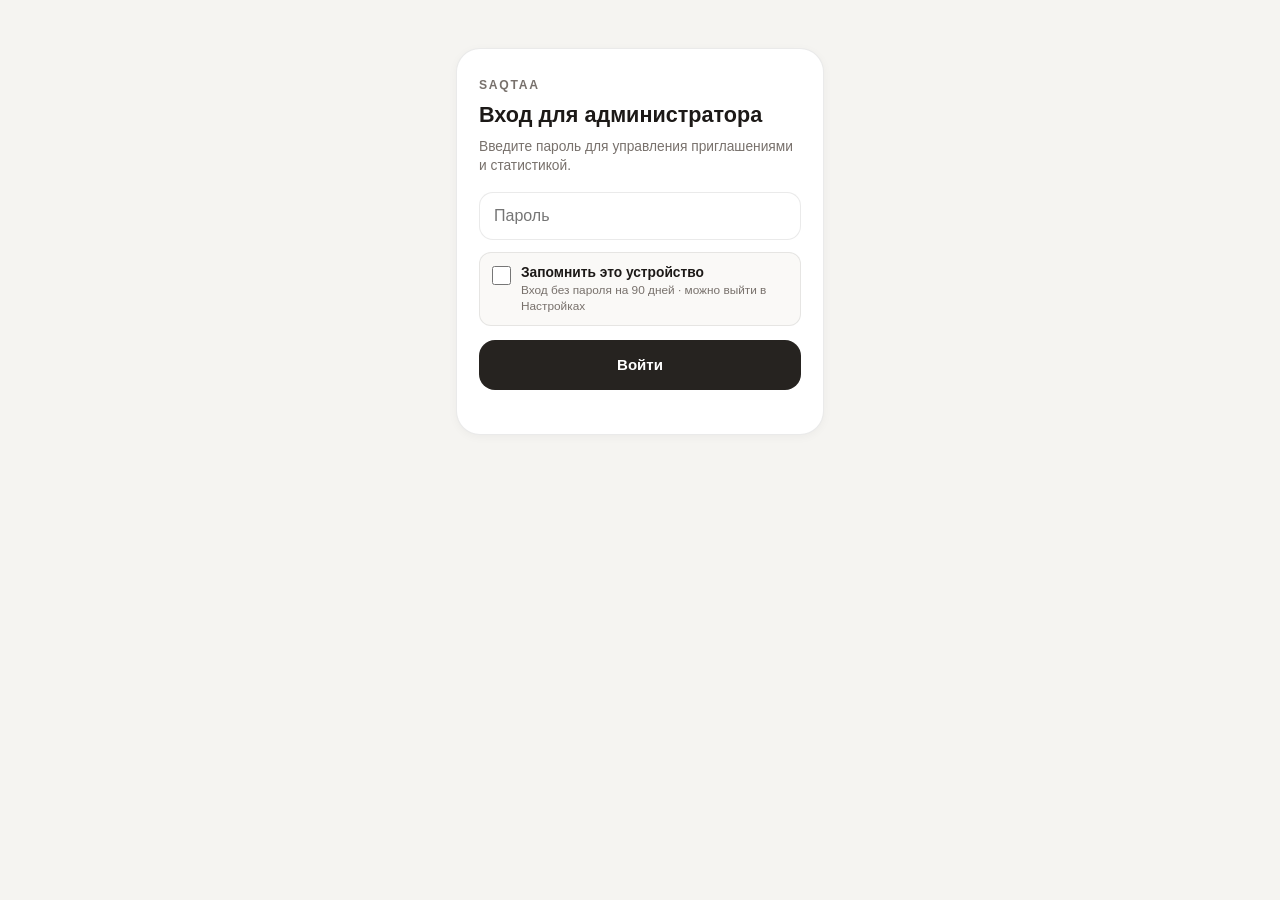
<file: admin.html>
<!DOCTYPE html>
<html lang="ru">
<head>
<meta charset="UTF-8">
<meta name="viewport" content="width=device-width, initial-scale=1, viewport-fit=cover">
<meta name="robots" content="noindex,nofollow">
<meta name="theme-color" content="#F5F4F1">
<meta name="apple-mobile-web-app-capable" content="yes">
<meta name="apple-mobile-web-app-status-bar-style" content="default">
<meta name="apple-mobile-web-app-title" content="SAQTAA">
<link rel="manifest" href="manifest.webmanifest">
<title>SAQTAA · Панель администратора</title>
<meta name="referrer" content="no-referrer">
<style>
:root{
  --bg:#F5F4F1;
  --card:#FFFFFF;
  --card-soft:#FAF9F7;
  --input:#F3F2EE;
  --ink:#1C1917;
  --ink2:#78716C;
  --ink3:#A8A29E;
  --hair:rgba(28,25,23,.09);
  --hair2:rgba(28,25,23,.14);
  --accent:#262320;
  --accent-ink:#FFFFFF;
  --em:#0F4A38;
  --gold:#B98E45;
  --green:#3C9D68;
  --green-bg:#E3F5E9;
  --green-ink:#166534;
  --amber-bg:#FEF3C7;
  --amber-ink:#92400E;
  --muted-bg:#EFECE6;
  --muted-ink:#6B655E;
  --red:#D65A5A;
  --red-ink:#DC2626;
  --shadow:0 2px 10px rgba(28,25,23,.04);
  --nav-bg:rgba(255,255,255,.94);
}
body[data-theme="dark"]{
  --bg:#141312;
  --card:#1E1D1B;
  --card-soft:#252320;
  --input:#2A2825;
  --ink:#F5F4F1;
  --ink2:#A8A29E;
  --ink3:#78716C;
  --hair:rgba(255,255,255,.09);
  --hair2:rgba(255,255,255,.15);
  --accent:#F5F4F1;
  --accent-ink:#1C1917;
  --green-bg:rgba(60,157,104,.18);
  --green-ink:#6EE7B7;
  --amber-bg:rgba(217,119,6,.2);
  --amber-ink:#FCD34D;
  --muted-bg:rgba(255,255,255,.08);
  --muted-ink:#A8A29E;
  --shadow:0 4px 16px rgba(0,0,0,.28);
  --nav-bg:rgba(30,29,27,.94);
}
*{margin:0;padding:0;box-sizing:border-box;-webkit-tap-highlight-color:transparent}
html,body{overflow-x:clip;max-width:100%}
body{
  font-family:-apple-system,BlinkMacSystemFont,"SF Pro Text","Inter","Segoe UI",Roboto,sans-serif;
  background:var(--bg);
  color:var(--ink);
  line-height:1.42;
  padding-bottom:calc(88px + env(safe-area-inset-bottom));
  -webkit-font-smoothing:antialiased;
  transition:background .2s,color .2s;
}
[hidden]{display:none!important}

/* App Shell */
.app-shell{max-width:1080px;width:100%;margin:0 auto;padding:12px 16px 24px}
.app-topbar{
  display:flex;align-items:center;justify-content:space-between;gap:12px;
  padding:8px 2px 14px;
}
.brand-wrap{display:flex;flex-direction:column}
.brand-logo{font-size:1.25rem;font-weight:800;letter-spacing:.08em;color:var(--ink);line-height:1.1}
.brand-sub{font-size:.78rem;color:var(--ink2);font-weight:500;margin-top:2px}
.top-actions{display:flex;align-items:center;gap:8px}
.icon-pill{
  height:36px;padding:0 12px;border-radius:999px;border:1px solid var(--hair);
  background:var(--card);color:var(--ink);font:inherit;font-size:.78rem;font-weight:600;
  display:inline-flex;align-items:center;gap:6px;cursor:pointer;box-shadow:var(--shadow);
}
.icon-pill:active{transform:scale(.97)}

/* Screen Headers */
.screen-head{display:flex;align-items:center;justify-content:space-between;gap:10px;margin-bottom:14px}
.screen-title{font-size:1.75rem;font-weight:800;letter-spacing:-.02em;color:var(--ink);line-height:1.15}
.back-head{display:flex;align-items:center;justify-content:space-between;gap:10px;margin-bottom:16px}
.back-btn{
  width:38px;height:38px;border-radius:12px;border:1px solid var(--hair);background:var(--card);
  color:var(--ink);display:inline-flex;align-items:center;justify-content:center;cursor:pointer;flex-shrink:0;
}
.back-title{font-size:1.25rem;font-weight:700;color:var(--ink);text-align:center;flex:1}

/* Cards & Surfaces */
.card{
  background:var(--card);border:1px solid var(--hair);border-radius:20px;
  padding:16px;margin-bottom:14px;box-shadow:var(--shadow);min-width:0;max-width:100%;
}
.card-flush{
  background:var(--card);border:1px solid var(--hair);border-radius:20px;
  overflow:hidden;margin-bottom:14px;box-shadow:var(--shadow);
}
.section-row{display:flex;align-items:center;justify-content:space-between;margin:18px 2px 10px}
.section-row h2{font-size:1.08rem;font-weight:700;color:var(--ink)}
.section-link{border:0;background:none;color:var(--ink2);font:inherit;font-size:.85rem;font-weight:600;cursor:pointer;display:inline-flex;align-items:center;gap:4px}

/* Home Summary Tiles */
.kpi-grid{display:grid;grid-template-columns:1fr 1fr;gap:12px;margin-bottom:14px}
.kpi-card{
  background:var(--card);border:1px solid var(--hair);border-radius:18px;
  padding:14px 16px;display:flex;align-items:center;gap:12px;box-shadow:var(--shadow);
}
.kpi-ico{
  width:38px;height:38px;border-radius:12px;background:var(--input);color:var(--ink2);
  display:flex;align-items:center;justify-content:center;flex-shrink:0;
}
.kpi-meta span{display:block;font-size:.76rem;color:var(--ink2);font-weight:500}
.kpi-meta b{display:block;font-size:1.5rem;font-weight:800;color:var(--ink);line-height:1.15;margin-top:2px}

/* Primary & Secondary Buttons */
.btn{
  display:flex;align-items:center;justify-content:center;gap:8px;width:100%;
  min-height:50px;border:0;border-radius:16px;font:inherit;font-weight:700;font-size:.94rem;
  cursor:pointer;text-decoration:none;padding:10px 16px;text-align:center;transition:transform .12s,opacity .15s;
}
.btn:active{transform:scale(.98)}
.btn:disabled{opacity:.55;cursor:wait}
.btn.primary{background:var(--accent);color:var(--accent-ink)}
.btn.secondary{background:var(--input);color:var(--ink);border:1px solid var(--hair)}
.btn.outline{background:transparent;color:var(--ink);border:1px solid var(--hair2)}
.btn.emerald{background:#0F4A38;color:#FFFFFF}
.btn.wa{background:#197A42;color:#FFFFFF}
.btn.danger{background:transparent;color:var(--red-ink);border:1px solid rgba(220,38,38,.28)}
.btn-sm{min-height:38px;padding:6px 12px;font-size:.8rem;border-radius:12px;width:auto}

/* Order List Rows (Home & Orders) */
.order-row{
  display:flex;align-items:center;justify-content:space-between;gap:10px;
  padding:14px 16px;border-bottom:1px solid var(--hair);cursor:pointer;transition:background .12s;
}
.order-row:last-child{border-bottom:0}
.order-row:active{background:var(--input)}
.order-row-main{min-width:0;flex:1}
.order-row-title{font-size:.96rem;font-weight:700;color:var(--ink);white-space:nowrap;overflow:hidden;text-overflow:ellipsis}
.order-row-sub{font-size:.78rem;color:var(--ink2);margin-top:3px;display:flex;align-items:center;gap:8px;flex-wrap:wrap}
.order-row-right{display:flex;align-items:center;gap:8px;flex-shrink:0}
.pill{font-size:.72rem;font-weight:700;padding:4px 10px;border-radius:999px;white-space:nowrap}
.pill.active{background:var(--green-bg);color:var(--green-ink)}
.pill.draft{background:var(--amber-bg);color:var(--amber-ink)}
.pill.done{background:var(--muted-bg);color:var(--muted-ink)}
.chev{color:var(--ink3);font-size:1.05rem;line-height:1}

/* Expanded Order Card in Orders Tab */
.order-card{
  background:var(--card);border:1px solid var(--hair);border-radius:18px;
  padding:14px 16px;margin-bottom:10px;box-shadow:var(--shadow);
}
.order-card-top{display:flex;align-items:flex-start;justify-content:space-between;gap:10px;cursor:pointer}
.order-card-actions{
  display:grid;grid-template-columns:repeat(2,1fr);gap:8px;
  margin-top:12px;padding-top:12px;border-top:1px solid var(--hair);
}
.act-btn{
  min-height:40px;border-radius:12px;border:1px solid var(--hair);background:var(--card-soft);
  color:var(--ink);font:inherit;font-size:.78rem;font-weight:600;cursor:pointer;
  display:flex;align-items:center;justify-content:center;gap:5px;text-decoration:none;padding:6px 8px;
}
.act-btn.dark{background:var(--accent);color:var(--accent-ink);border-color:transparent}
.act-btn.wa{background:var(--green-bg);color:var(--green-ink);border-color:transparent}
.act-btn.del{color:var(--red-ink);grid-column:1/-1}

/* Search & Filter Chips */
.search-wrap{position:relative;margin-bottom:12px}
.search-wrap svg{position:absolute;left:14px;top:50%;transform:translateY(-50%);color:var(--ink2);pointer-events:none}
.search-input{
  width:100%;height:46px;border-radius:14px;border:1px solid var(--hair);
  background:var(--card);color:var(--ink);padding:0 14px 0 40px;font:inherit;font-size:16px;
}
.chips{display:flex;gap:8px;overflow-x:auto;max-width:100%;padding-bottom:4px;margin-bottom:12px;scrollbar-width:none;-webkit-overflow-scrolling:touch}
.chips::-webkit-scrollbar{display:none}
#evChips{flex-wrap:wrap;overflow-x:visible;gap:6px;padding-bottom:0}
#evChips .chip{padding:6px 11px;font-size:.77rem}
.chip{
  border:1px solid var(--hair);background:var(--card);color:var(--ink2);
  border-radius:999px;padding:7px 14px;font:inherit;font-size:.8rem;font-weight:600;
  cursor:pointer;white-space:nowrap;flex-shrink:0;
}
.chip.on{background:var(--accent);color:var(--accent-ink);border-color:var(--accent)}

/* Forms & Inputs */
label.lbl{display:block;font-size:.78rem;font-weight:600;color:var(--ink2);margin:12px 0 6px}
label.lbl:first-child{margin-top:0}
input.inp,select.inp,textarea.inp{
  width:100%;min-height:48px;border:1px solid var(--hair);border-radius:14px;
  padding:10px 14px;font:inherit;font-size:16px;background:var(--card);color:var(--ink);
}
textarea.inp{min-height:96px;resize:vertical;line-height:1.45}
textarea.inp.inp-wrap{min-height:52px;resize:none;overflow:hidden;overflow-wrap:anywhere}
textarea.inp.inp-url{min-height:74px;resize:vertical;word-break:break-all;font-size:16px;line-height:1.45}
.srv-info-box{
  display:flex;align-items:center;justify-content:space-between;gap:10px;
  margin-top:10px;padding:10px 12px;border-radius:12px;
  background:var(--card-soft);border:1px solid var(--hair);font-size:.78rem;color:var(--ink2);
}
.srv-info-box button{
  flex-shrink:0;border:1px solid var(--hair);background:var(--card);color:var(--ink);
  border-radius:10px;padding:6px 10px;font:inherit;font-size:.75rem;font-weight:700;cursor:pointer;
}
input.inp:focus,select.inp:focus,textarea.inp:focus{outline:2px solid var(--accent);outline-offset:1px}
.row2{display:grid;grid-template-columns:repeat(2,minmax(0,1fr));gap:10px}
@media(max-width:460px){.row2{grid-template-columns:minmax(0,1fr)}}
.row3{display:grid;grid-template-columns:repeat(3,minmax(0,1fr));gap:8px}
@media(max-width:540px){.row3{grid-template-columns:minmax(0,1fr)}}
.hint{font-size:.75rem;color:var(--ink2);margin-top:6px;line-height:1.45}

/* Visual Template Picker Grid */
.tpl-grid{display:grid;grid-template-columns:repeat(2,minmax(0,1fr));gap:8px;margin-bottom:4px}
@media(min-width:600px){.tpl-grid{grid-template-columns:repeat(3,minmax(0,1fr))}}
.tpl-card{
  position:relative;display:flex;align-items:center;gap:9px;text-align:left;min-width:0;max-width:100%;
  padding:10px 11px;border-radius:14px;border:1.5px solid var(--hair);
  background:var(--card-soft);color:var(--ink);cursor:pointer;font:inherit;
  transition:border-color .15s,background .15s,transform .12s;
}
.tpl-card.rec{border-color:rgba(185,142,69,.52)}
.tpl-card.rec::after{content:"✦";position:absolute;top:5px;right:7px;font-size:.66rem;color:var(--gold);line-height:1}
.tpl-card:active{transform:scale(.97)}
.tpl-card.on{
  border-color:var(--accent);background:var(--card);
  box-shadow:0 0 0 1px var(--accent),0 4px 12px rgba(0,0,0,.06);
}
.tpl-swatch{width:22px;height:22px;border-radius:50%;flex-shrink:0;border:1.5px solid rgba(255,255,255,.7);box-shadow:0 1px 4px rgba(0,0,0,.18)}
.tpl-info{min-width:0}
.tpl-name{display:block;font-size:.82rem;font-weight:700;line-height:1.15;white-space:nowrap;overflow:hidden;text-overflow:ellipsis}
.tpl-sub{display:block;font-size:.69rem;color:var(--ink2);margin-top:2px;white-space:nowrap;overflow:hidden;text-overflow:ellipsis}

/* Mobile Photo Picker */
.photo-drop{
  position:relative;display:flex;align-items:center;justify-content:center;gap:8px;
  min-height:52px;padding:12px 14px;border-radius:14px;
  border:1.5px dashed var(--hair2);background:var(--card-soft);
  color:var(--ink);font-size:.88rem;font-weight:700;cursor:pointer;text-align:center;
}
.photo-drop input[type=file]{position:absolute;inset:0;opacity:0;cursor:pointer;width:100%;height:100%}

/* Segmented Control (Language, RSVP) */
.seg{
  display:flex;gap:4px;background:var(--input);padding:4px;border-radius:14px;border:1px solid var(--hair);
}
.seg button{
  flex:1;min-height:40px;border:0;border-radius:11px;background:transparent;color:var(--ink2);
  font:inherit;font-size:.82rem;font-weight:600;cursor:pointer;padding:6px 8px;transition:all .15s;
}
.seg button.on{background:var(--accent);color:var(--accent-ink);box-shadow:0 1px 4px rgba(0,0,0,.12)}

/* Accordion for Advanced Constructor Fields */
.acc-btn{
  width:100%;display:flex;align-items:center;justify-content:space-between;gap:10px;
  background:var(--card);border:1px solid var(--hair);border-radius:16px;
  padding:14px 16px;font:inherit;font-size:.9rem;font-weight:700;color:var(--ink);
  cursor:pointer;margin-bottom:10px;box-shadow:var(--shadow);
}
.acc-body{padding-top:4px}
.prow{border:1px dashed var(--hair2);border-radius:14px;padding:12px;margin-bottom:10px;position:relative;background:var(--card-soft)}
.prow-acts{position:absolute;top:8px;right:8px;display:flex;align-items:center;gap:2px}
.prow-acts button{width:30px;height:30px;border:0;background:var(--card);border-radius:8px;font-size:.86rem;color:var(--ink2);cursor:pointer;display:inline-flex;align-items:center;justify-content:center;border:1px solid var(--hair)}
.prow-acts .del{color:var(--red-ink)}
.prow input{margin-bottom:6px;min-height:42px}
.prow .tm{max-width:130px}
.lblock+.lblock{border-top:1px dashed var(--hair2);margin-top:14px;padding-top:14px}
.lh{font-weight:700;color:var(--ink);font-size:.86rem;margin-bottom:6px}
.ptag{display:inline-block;font-size:.68rem;font-weight:700;color:var(--gold);margin:4px 0 2px}
.photo-preview{display:none;max-width:100%;max-height:180px;object-fit:contain;border-radius:12px;margin-top:10px;border:1px solid var(--hair)}

/* Editor Desktop Grid & Fullscreen Mobile Preview */
.editor-layout{display:grid;grid-template-columns:minmax(0,1fr) 390px;gap:18px;align-items:start}
.editor-layout>div{min-width:0;max-width:100%}
.preview-panel{position:sticky;top:16px}
.preview-frame{width:100%;height:74vh;max-height:760px;border:1px solid var(--hair);border-radius:22px;background:#fff;overflow:hidden;box-shadow:var(--shadow)}
.preview-frame iframe{width:100%;height:100%;border:0;background:#fff}
.ed-sticky-bar{display:none}
@media(max-width:880px){
  .editor-layout{grid-template-columns:minmax(0,1fr)}
  .preview-panel.mob-hidden{display:none}
  .preview-panel:not(.mob-hidden){
    position:fixed;inset:0;z-index:90;background:var(--bg);
    padding:calc(12px + env(safe-area-inset-top)) 12px calc(12px + env(safe-area-inset-bottom));
    display:flex;flex-direction:column;
  }
  .preview-panel:not(.mob-hidden) .card{
    flex:1;margin:0;display:flex;flex-direction:column;height:100%;padding:12px;
  }
  .preview-panel:not(.mob-hidden) .preview-frame{
    flex:1;height:auto;max-height:none;min-height:0;
  }
  .ed-sticky-bar{
    position:fixed;left:0;right:0;bottom:calc(62px + env(safe-area-inset-bottom));z-index:45;
    padding:8px 14px;background:var(--nav-bg);border-top:1px solid var(--hair);
    display:grid;grid-template-columns:1fr 1.5fr;gap:8px;
    backdrop-filter:blur(12px);-webkit-backdrop-filter:blur(12px);
  }
  .ed-sticky-bar[hidden]{display:none!important}
  body.has-ed-bar{padding-bottom:calc(150px + env(safe-area-inset-bottom))}
}
body.preview-open{overflow:hidden}
body.kb-open .bottom-nav,body.kb-open .ed-sticky-bar{display:none!important}

/* Statistics Screen (Donut + Breakdown + Guest List) */
.donut-card{display:flex;align-items:center;justify-content:space-between;gap:16px}
.donut-left h3{font-size:.85rem;font-weight:600;color:var(--ink2)}
.donut-total{font-size:2.4rem;font-weight:800;color:var(--ink);line-height:1.1;margin:4px 0}
.donut-sub{font-size:.8rem;color:var(--ink2)}
.donut-svg-wrap{position:relative;width:118px;height:118px;flex-shrink:0}
.donut-center{
  position:absolute;inset:0;display:flex;align-items:center;justify-content:center;
  font-size:1.35rem;font-weight:800;color:var(--ink);
}
.stat-legend{margin-top:16px;padding-top:14px;border-top:1px solid var(--hair);display:grid;gap:10px}
.stat-leg-row{display:flex;align-items:center;justify-content:space-between;font-size:.9rem}
.stat-leg-lbl{display:flex;align-items:center;gap:10px;color:var(--ink);font-weight:500}
.dot{width:10px;height:10px;border-radius:50%;flex-shrink:0}
.dot.yes{background:var(--green)}.dot.no{background:var(--red)}.dot.maybe{background:#B5B1AA}
.stat-leg-val{display:flex;align-items:center;gap:16px;font-variant-numeric:tabular-nums}
.stat-leg-val b{color:var(--ink);font-weight:700}
.stat-leg-val span{color:var(--ink2);font-size:.84rem;min-width:36px;text-align:right}

.menu-row{
  display:flex;align-items:center;justify-content:space-between;gap:12px;
  padding:15px 16px;border-bottom:1px solid var(--hair);cursor:pointer;
  background:transparent;border-left:0;border-right:0;border-top:0;width:100%;text-align:left;font:inherit;color:var(--ink);
}
.menu-row:last-child{border-bottom:0}
.menu-row:active{background:var(--input)}
.menu-row-l{display:flex;align-items:center;gap:12px;font-weight:600;font-size:.94rem}
.menu-row-r{display:flex;align-items:center;gap:6px;color:var(--ink2);font-size:.85rem}
.menu-row.danger{color:var(--red-ink)}

/* Guest list inside Stats */
.guest-row{
  display:flex;align-items:center;justify-content:space-between;gap:10px;
  padding:12px 0;border-bottom:1px solid var(--hair);
}
.guest-row:last-child{border-bottom:0}
.guest-name{font-size:.92rem;font-weight:700;color:var(--ink)}
.guest-meta{font-size:.76rem;color:var(--ink2);margin-top:2px}
.guest-del{border:0;background:none;color:var(--ink3);font-size:1rem;cursor:pointer;padding:6px}

/* Bottom Navigation (5 Tabs matching mockup) */
.bottom-nav{
  position:fixed;left:0;right:0;bottom:0;z-index:50;
  background:var(--nav-bg);backdrop-filter:blur(14px);-webkit-backdrop-filter:blur(14px);
  border-top:1px solid var(--hair);
  display:grid;grid-template-columns:repeat(5,1fr);
  padding:6px 4px calc(8px + env(safe-area-inset-bottom));
}
.bottom-nav button{
  border:0;background:none;color:var(--ink2);font:inherit;
  display:flex;flex-direction:column;align-items:center;justify-content:center;gap:3px;
  padding:4px 2px;cursor:pointer;position:relative;
}
.bottom-nav button svg{width:22px;height:22px;stroke:currentColor;fill:none;stroke-width:1.85}
.bottom-nav button span{font-size:.66rem;font-weight:600}
.bottom-nav button.on{color:var(--ink)}
.bottom-nav button.on span{font-weight:800}
.bottom-nav button.on svg{stroke-width:2.3}

/* Login Gate */
.gate{max-width:400px;margin:48px auto;padding:0 16px}
.gate-card{background:var(--card);border:1px solid var(--hair);border-radius:24px;padding:28px 22px;box-shadow:var(--shadow)}
.gate-card h2{font-size:1.35rem;font-weight:800;margin-bottom:6px;color:var(--ink)}
.gate-card p{font-size:.86rem;color:var(--ink2);margin-bottom:16px}

/* Toast & Errors */
.err{color:var(--red-ink);font-weight:600;font-size:.84rem;margin-top:8px}
.ok{color:var(--green-ink);font-weight:600;font-size:.84rem;margin-top:8px}
.out-area{width:100%;min-height:66px;font-size:.76rem;word-break:break-all;border:1px solid var(--hair);border-radius:12px;padding:10px;background:var(--input);color:var(--ink);font-family:monospace}
.toast{
  position:fixed;left:50%;bottom:calc(82px + env(safe-area-inset-bottom));translate:-50% 0;
  background:var(--ink);color:var(--bg);padding:10px 18px;border-radius:999px;
  font-size:.84rem;font-weight:600;opacity:0;pointer-events:none;transition:opacity .22s;
  z-index:80;max-width:90vw;text-align:center;box-shadow:0 8px 24px rgba(0,0,0,.22);
}
.toast.show{opacity:1}

/* Dress code visual editor */
.dc-wrap{margin-top:16px;padding-top:14px;border-top:1px dashed var(--hair2)}
.dc-auto-box,.dc-off-box{margin-top:10px;padding:12px 14px;border:1px solid var(--hair);border-radius:14px;background:var(--card-soft);display:flex;flex-direction:column;gap:10px}
.dc-auto-top{display:flex;align-items:center;justify-content:space-between;gap:8px;flex-wrap:wrap}
.dc-auto-title{font-size:.86rem;font-weight:700;color:var(--ink)}
.dc-auto-dots{display:flex;flex-wrap:wrap;gap:12px}
.dc-auto-dot{display:flex;align-items:center;gap:6px;font-size:.78rem;color:var(--ink2);font-weight:600}
.dc-pearl-mini{width:22px;height:22px;border-radius:50%;border:1.5px solid rgba(217,188,127,.85);box-shadow:0 3px 7px -2px rgba(0,0,0,.35),inset 0 1.5px 3px rgba(255,255,255,.65);flex-shrink:0}
.dc-sw-list{display:flex;flex-direction:column;gap:8px;margin-top:8px}
.dc-sw-row{display:grid;grid-template-columns:38px 1fr 1fr 32px;gap:8px;align-items:center;padding:8px;border:1px solid var(--hair);border-radius:12px;background:var(--card-soft)}
@media(max-width:440px){.dc-sw-row{grid-template-columns:36px 1fr 30px}.dc-sw-row .dc-sw-kz{grid-column:2/3}}
.dc-sw-pick{width:34px;height:34px;border-radius:50%;border:2px solid rgba(217,188,127,.9);box-shadow:0 4px 10px -3px rgba(0,0,0,.4),inset 0 2px 4px rgba(255,255,255,.65);cursor:pointer;position:relative;overflow:hidden;display:block;flex-shrink:0}
.dc-sw-pick input[type=color]{position:absolute;inset:-6px;width:48px;height:48px;opacity:0;cursor:pointer;border:0;padding:0}
.dc-sw-del{width:30px;height:30px;border-radius:8px;border:1px solid var(--hair);background:var(--card);color:var(--ink2);font-size:.9rem;cursor:pointer;display:grid;place-items:center}
.dc-sw-del:hover{color:var(--red-ink);border-color:var(--red-ink)}
.dc-acts{display:flex;flex-wrap:wrap;gap:8px;margin-top:10px}
.remember-row{display:flex;align-items:flex-start;gap:10px;margin-top:12px;padding:11px 12px;border:1px solid var(--hair);border-radius:12px;background:var(--card-soft);text-align:left;cursor:pointer;min-height:46px;user-select:none}
.remember-row input{width:19px;height:19px;margin-top:2px;flex:0 0 19px;accent-color:var(--acc);cursor:pointer}
.remember-row b{display:block;font-size:.86rem;line-height:1.25;color:var(--ink)}
.remember-row small{display:block;font-size:.74rem;line-height:1.3;color:var(--ink2);margin-top:2px}
.dev-list{display:flex;flex-direction:column;gap:8px;margin-top:10px}
.dev-row{display:flex;align-items:center;justify-content:space-between;gap:10px;padding:10px 12px;border:1px solid var(--hair);border-radius:12px;background:var(--card-soft);min-width:0}
.dev-meta{min-width:0;flex:1}
.dev-title{font-size:.86rem;font-weight:700;color:var(--ink);display:flex;flex-wrap:wrap;align-items:center;gap:6px;word-break:break-word}
.dev-cur{font-size:.68rem;font-weight:800;padding:2px 7px;border-radius:999px;background:var(--green-bg);color:var(--green-ink);white-space:nowrap}
.dev-sub{font-size:.74rem;color:var(--ink2);margin-top:2px}
.dev-revoke{flex:0 0 auto;min-height:34px;padding:6px 11px;border-radius:10px;border:1px solid rgba(154,43,43,.28);background:var(--red-bg);color:var(--red-ink);font:inherit;font-size:.76rem;font-weight:700;cursor:pointer}
@media (prefers-reduced-motion:reduce){*,*::before,*::after{animation:none!important;transition:none!important}}
</style>
</head>
<body>

<!-- ==================== ЭКРАН ВХОДА ==================== -->
<section class="gate" id="gate">
  <form class="gate-card" id="gateForm" autocomplete="off">
    <div style="font-size:.76rem;letter-spacing:.14em;font-weight:800;color:var(--ink2);margin-bottom:6px">SAQTAA</div>
    <h2>Вход для администратора</h2>
    <p id="gateHint">Введите пароль для управления приглашениями и статистикой.</p>
    <input class="inp" id="gatePw" type="password" placeholder="Пароль" autocomplete="current-password" required>
    <label class="remember-row" for="rememberDeviceChk">
      <input type="checkbox" id="rememberDeviceChk">
      <span>
        <b>Запомнить это устройство</b>
        <small>Вход без пароля на 90 дней · можно выйти в Настройках</small>
      </span>
    </label>
    <button class="btn primary" id="gateBtn" type="submit" style="margin-top:14px">Войти</button>
    <p class="err" id="gateErr" role="alert"></p>
    <textarea id="gateOut" class="out-area" readonly hidden style="margin-top:10px"></textarea>
  </form>
</section>

<!-- ==================== ОСНОВНОЕ ПРИЛОЖЕНИЕ ==================== -->
<main class="app-shell" id="appMain" hidden>

  <!-- Верхняя шапка -->
  <header class="app-topbar">
    <div class="brand-wrap">
      <div class="brand-logo">SAQTAA</div>
      <div class="brand-sub" id="topSub">Администратор</div>
    </div>
    <div class="top-actions">
      <button type="button" class="icon-pill" id="topPreviewBtn" hidden>👁️ Предпросмотр</button>
      <button type="button" class="icon-pill" id="topThemeBtn" title="Сменить тему">🌙</button>
    </div>
  </header>

  <!-- ==================== 1. ГЛАВНАЯ ==================== -->
  <section id="screenHome">
    <div class="screen-head">
      <h1 class="screen-title">Приглашения</h1>
    </div>

    <div class="kpi-grid">
      <div class="kpi-card">
        <div class="kpi-ico">
          <svg width="20" height="20" viewBox="0 0 24 24" fill="none" stroke="currentColor" stroke-width="1.9"><path d="M12 2L2 7l10 5 10-5-10-5z"/><path d="M2 17l10 5 10-5"/><path d="M2 12l10 5 10-5"/></svg>
        </div>
        <div class="kpi-meta">
          <span>Всего</span>
          <b id="homeTotalCount">0</b>
        </div>
      </div>
      <div class="kpi-card">
        <div class="kpi-ico">
          <svg width="20" height="20" viewBox="0 0 24 24" fill="none" stroke="currentColor" stroke-width="1.9"><circle cx="12" cy="12" r="9"/><path d="M9 12l2 2 4-4"/></svg>
        </div>
        <div class="kpi-meta">
          <span>Активных</span>
          <b id="homeActiveCount">0</b>
        </div>
      </div>
    </div>

    <button type="button" class="btn primary" id="homeCreateBtn">
      <svg width="18" height="18" viewBox="0 0 24 24" fill="none" stroke="currentColor" stroke-width="2.4"><path d="M12 5v14M5 12h14"/></svg>
      Создать приглашение
    </button>

    <div class="section-row">
      <h2>Последние заказы</h2>
      <button type="button" class="section-link" id="homeAllOrdersBtn">Все <span>›</span></button>
    </div>

    <div class="card-flush" id="homeRecentList">
      <div style="padding:20px;text-align:center;color:var(--ink2);font-size:.86rem">Заказов пока нет</div>
    </div>
  </section>

  <!-- ==================== 2. ЗАКАЗЫ ==================== -->
  <section id="screenOrders" hidden>
    <div class="screen-head">
      <h1 class="screen-title">Заказы</h1>
      <button type="button" class="btn secondary btn-sm" id="syncCloudHist">☁️ С сервера</button>
    </div>

    <div class="search-wrap">
      <svg width="18" height="18" viewBox="0 0 24 24" fill="none" stroke="currentColor" stroke-width="2"><circle cx="11" cy="11" r="7"/><path d="M21 21l-4.35-4.35"/></svg>
      <input class="search-input" id="histSearch" type="search" placeholder="Поиск по названию, дате или email…" autocomplete="off">
    </div>

    <div class="chips" id="orderFilterSeg">
      <button type="button" class="chip on" data-of="all">Все</button>
      <button type="button" class="chip" data-of="active">Активные</button>
      <button type="button" class="chip" data-of="draft">Черновики</button>
      <button type="button" class="chip" data-of="done">Завершённые</button>
    </div>

    <div id="historyList"></div>
  </section>

  <!-- ==================== 3. СОЗДАТЬ / РЕДАКТОР ==================== -->
  <section id="screenEditor" hidden>
    <div class="back-head">
      <button type="button" class="back-btn" id="edBackBtn" aria-label="Назад">
        <svg width="20" height="20" viewBox="0 0 24 24" fill="none" stroke="currentColor" stroke-width="2.2"><path d="M15 18l-6-6 6-6"/></svg>
      </button>
      <div class="back-title" id="activeOrderBadge">Создать приглашение</div>
      <button type="button" class="btn secondary btn-sm" id="fillDemoBtn">⚡ Пример</button>
    </div>

    <div class="editor-layout">
      <div>
        <!-- Основная карточка как на макете -->
        <div class="card">
          <label class="lbl" style="margin-top:0">Повод / Мероприятие</label>
          <div class="chips" id="evChips" style="margin-bottom:4px">
            <button type="button" class="chip on" data-ev="wedding">💍 Свадьба</button>
            <button type="button" class="chip" data-ev="uzatu">🌸 Қыз ұзату</button>
            <button type="button" class="chip" data-ev="tusau">👣 Тұсау кесер</button>
            <button type="button" class="chip" data-ev="jubilee">✨ Юбилей</button>
            <button type="button" class="chip" data-ev="birthday">🎂 День рождения</button>
            <button type="button" class="chip" data-ev="sunnet">👑 Сүндет той</button>
            <button type="button" class="chip" data-ev="shildekhana">🌙 Шілдехана</button>
            <button type="button" class="chip" data-ev="toy">🏡 Семейный той</button>
          </div>
          <p class="hint" style="margin:2px 0 8px">Значок ✦ отмечает наиболее подходящие дизайны, но выбрать можно любой из 12.</p>

          <label class="lbl" for="tpl">Дизайн-шаблон (12 универсальных стилей)</label>
          <div class="tpl-grid" id="tplGrid">
            <button type="button" class="tpl-card on" data-tpl="luxury"><span class="tpl-swatch" style="background:linear-gradient(135deg,#0B1511,#D9BC7F)"></span><span class="tpl-info"><span class="tpl-name">Luxury</span><span class="tpl-sub">Свадьба · Изумруд</span></span></button>
            <button type="button" class="tpl-card" data-tpl="floral"><span class="tpl-swatch" style="background:linear-gradient(135deg,#7B2C3E,#F2C5B8)"></span><span class="tpl-info"><span class="tpl-name">Floral</span><span class="tpl-sub">Свадьба · Цветы</span></span></button>
            <button type="button" class="tpl-card" data-tpl="qazaq"><span class="tpl-swatch" style="background:linear-gradient(135deg,#7C2230,#D9BC7F)"></span><span class="tpl-info"><span class="tpl-name">Qazaq</span><span class="tpl-sub">Той / Свадьба · Бордо</span></span></button>
            <button type="button" class="tpl-card" data-tpl="editorial"><span class="tpl-swatch" style="background:linear-gradient(135deg,#141414,#F3EFE5)"></span><span class="tpl-info"><span class="tpl-name">Editorial</span><span class="tpl-sub">Юбилей · Журнал</span></span></button>
            <button type="button" class="tpl-card" data-tpl="emerald"><span class="tpl-swatch" style="background:linear-gradient(135deg,#0E4D3C,#D9BC7F)"></span><span class="tpl-info"><span class="tpl-name">Emerald</span><span class="tpl-sub">ДР / Юбилей · Изумруд</span></span></button>
            <button type="button" class="tpl-card" data-tpl="tusau"><span class="tpl-swatch" style="background:linear-gradient(135deg,#734B18,#F3D08A)"></span><span class="tpl-info"><span class="tpl-name">Sun Cream</span><span class="tpl-sub">Тұсау кесер · Солнце</span></span></button>
            <button type="button" class="tpl-card" data-tpl="uzatu"><span class="tpl-swatch" style="background:linear-gradient(135deg,#ECDAD0,#AF7C48)"></span><span class="tpl-info"><span class="tpl-name">Silk</span><span class="tpl-sub">Қыз ұзату · Шёлк</span></span></button>
            <button type="button" class="tpl-card" data-tpl="uzatu2"><span class="tpl-swatch" style="background:linear-gradient(135deg,#4D1628,#E9C496)"></span><span class="tpl-info"><span class="tpl-name">Алтын Ұя</span><span class="tpl-sub">Қыз ұзату · Гранат</span></span></button>
            <button type="button" class="tpl-card" data-tpl="tusau2"><span class="tpl-swatch" style="background:linear-gradient(135deg,#E1EEF6,#17324A)"></span><span class="tpl-info"><span class="tpl-name">Ақ жол</span><span class="tpl-sub">Тұсау кесер · Шаңырақ</span></span></button>
            <button type="button" class="tpl-card" data-tpl="jubilee"><span class="tpl-swatch" style="background:linear-gradient(135deg,#FAF6EE,#A57F3E)"></span><span class="tpl-info"><span class="tpl-name">Pearl</span><span class="tpl-sub">Юбилей · Классика</span></span></button>
            <button type="button" class="tpl-card" data-tpl="lavender"><span class="tpl-swatch" style="background:linear-gradient(135deg,#EFE6F6,#9B6FB0)"></span><span class="tpl-info"><span class="tpl-name">Lavender</span><span class="tpl-sub">ДР · Лаванда</span></span></button>
            <button type="button" class="tpl-card" data-tpl="sunset"><span class="tpl-swatch" style="background:linear-gradient(135deg,#F7DFC9,#C45E2C)"></span><span class="tpl-info"><span class="tpl-name">Sunset</span><span class="tpl-sub">ДР · Golden Hour</span></span></button>
          </div>
          <select class="inp" id="tpl" hidden>
            <option value="luxury">Luxury · Изумруд и золото</option>
            <option value="floral">Floral · Цветы и пастель</option>
            <option value="qazaq">Qazaq · Бордо и орнамент</option>
            <option value="editorial">Editorial · Журнальный стиль</option>
            <option value="emerald">Emerald · Ночной изумруд</option>
            <option value="tusau">Sun Cream · Тёплое солнце</option>
            <option value="uzatu">Silk · Шёлк и пастель</option>
            <option value="uzatu2">Алтын Ұя · Гранат и жемчуг</option>
            <option value="tusau2">Ақ жол · Небесный шаңырақ</option>
            <option value="jubilee">Pearl · Светлая классика</option>
            <option value="lavender">Lavender · Лаванда и бабочки</option>
            <option value="sunset">Sunset · Golden Hour</option>
          </select>

          <label class="lbl">Язык</label>
          <div class="seg" id="langSeg">
            <button type="button" data-l="ru" class="on">Русский</button>
            <button type="button" data-l="kz">Қазақша</button>
            <button type="button" data-l="both">Оба</button>
          </div>

          <label class="lbl" for="n">Название события / Имена</label>
          <input class="inp" id="n" type="text" maxlength="120" placeholder="Например: Ерасыл & Аяулым" autocomplete="off">

          <div id="bigWrap" hidden>
            <label class="lbl" for="b">Цифра на обложке (возраст / год, необязательно)</label>
            <input class="inp" id="b" type="text" maxlength="4" placeholder="Например: 50 или 1" inputmode="numeric">
          </div>

          <label class="lbl" for="d">Дата мероприятия</label>
          <input class="inp" id="d" type="date">

          <div class="row2">
            <div>
              <label class="lbl" for="s">Время начала</label>
              <input class="inp" id="s" type="time">
            </div>
            <div>
              <label class="lbl" for="e">Окончание</label>
              <input class="inp" id="e" type="time">
            </div>
          </div>

          <label class="lbl" for="ve">Место проведения (зал / ресторан)</label>
          <input class="inp" id="ve" type="text" maxlength="120" placeholder="Ресторан «Салтанат»" autocomplete="off">

          <label class="lbl" for="ad">Адрес (город, улица)</label>
          <textarea class="inp inp-wrap" id="ad" rows="2" maxlength="160" placeholder="г. Алматы, пр. Достык, 180" autocomplete="off"></textarea>

          <!-- Дресс-код: всегда на виду, можно редактировать или убрать полностью -->
          <div class="dc-wrap">
            <label class="lbl" style="margin-top:0">👗 Дресс-код для гостей</label>
            <div class="seg" id="dcSeg">
              <button type="button" data-dc="auto" class="on">По шаблону</button>
              <button type="button" data-dc="custom">✏️ Изменить</button>
              <button type="button" data-dc="off">🚫 Убрать</button>
            </div>

            <div class="dc-auto-box" id="dcAutoBox">
              <div class="dc-auto-top">
                <span class="dc-auto-title" id="dcAutoTitle">Дресс-код: Black Tie &amp; Gold</span>
                <button type="button" class="btn secondary btn-sm" id="dcEditFromAutoBtn" style="min-height:34px;padding:6px 12px;font-size:.78rem">✏️ Редактировать</button>
              </div>
              <div class="dc-auto-dots" id="dcAutoDots"></div>
            </div>

            <div id="dcCustomBox" hidden style="margin-top:10px;padding:12px;border:1px dashed var(--hair2);border-radius:14px">
              <label class="lbl" for="dcPal" style="margin-top:0">Готовая палитра оттенков</label>
              <select class="inp" id="dcPal">
                <option value="">По выбранному шаблону</option>
                <option value="gold">Изумруд · Золото · Шампань (Luxury)</option>
                <option value="pastel">Пудра · Айвори · Шалфей (Floral)</option>
                <option value="bordo">Бордо · Золото · Молочный (Qazaq)</option>
                <option value="mono">Монохром: Чёрный · Серебро (Editorial)</option>
                <option value="emerald">Изумруд · Золото · Жемчуг (Emerald)</option>
                <option value="warm">Тёплый: Крем · Медовый · Терракота (Tusau)</option>
                <option value="uzatu">Айвори · Пыльная роза · Шампань (Қыз ұзату)</option>
                <option value="uzatu2">Гранат · Шампань · Жемчуг (Қыз ұзату 2)</option>
                <option value="tusau2">Белый шёлк · Золото · Небесный (Тұсаукесер)</option>
                <option value="jubilee">Айвори · Золото · Олива (Юбилей · Жемчуг)</option>
                <option value="lavender">Лаванда · Жемчуг · Роза (Лаванда)</option>
                <option value="sunset">Терракота · Крем · Олива (Закат)</option>
                <option value="none">Без кружков (только текст дресс-кода)</option>
              </select>

              <label class="lbl" for="dcRu">Заголовок (RU)</label>
              <input class="inp" id="dcRu" type="text" maxlength="80" placeholder="Дресс-код: Black Tie & Gold" autocomplete="off">
              <label class="lbl" for="dcKz">Атауы (ҚАЗ)</label>
              <input class="inp" id="dcKz" type="text" maxlength="80" placeholder="Дресс-код: Классика және алтын" autocomplete="off">

              <label class="lbl" for="dcSubRu">Подзаголовок (RU, можно очистить)</label>
              <input class="inp" id="dcSubRu" type="text" maxlength="140" placeholder="Будем признательны, если вы поддержите оттенки торжества:" autocomplete="off">
              <label class="lbl" for="dcSubKz">Қосымша мәтін (ҚАЗ, бос қалдыруға болады)</label>
              <input class="inp" id="dcSubKz" type="text" maxlength="140" placeholder="Мереке реңктерін қолдасаңыз, риза боламыз:" autocomplete="off">

              <label class="lbl">Кружки оттенков (нажмите на кружок, чтобы выбрать цвет)</label>
              <div class="dc-sw-list" id="dcSwList"></div>
              <div class="dc-acts">
                <button type="button" class="btn secondary btn-sm" id="dcAddSwBtn" style="min-height:36px">+ Добавить цвет</button>
                <button type="button" class="btn secondary btn-sm" id="dcClearSwBtn" style="min-height:36px">Убрать кружки</button>
                <button type="button" class="btn secondary btn-sm" id="dcResetTplBtn" style="min-height:36px">↺ Сбросить по шаблону</button>
              </div>
            </div>

            <div class="dc-off-box" id="dcOffBox" hidden>
              <span style="font-size:.84rem;color:var(--ink2)">🚫 Дресс-код полностью убран — этот блок не будет отображаться в приглашении.</span>
            </div>
          </div>
        </div>

        <!-- Раскрывающийся блок: Фото, 2ГИС, Тексты и Программа -->
        <button type="button" class="acc-btn" id="accMediaBtn">
          <span>📸 Фото, 2ГИС, тексты и программа</span>
          <span id="accMediaChev">▾</span>
        </button>
        <div class="card acc-body" id="accMediaWrap" hidden>
          <label class="lbl" for="photoFile" style="margin-top:0">Фотография с телефона</label>
          <div class="photo-drop">
            <span>📷 Выбрать фото из галереи</span>
            <input id="photoFile" type="file" accept="image/*">
          </div>
          <img id="photoPreview" class="photo-preview" alt="Предпросмотр фото">
          <p class="hint" id="photoStatus">Выберите фото — оно сожмётся и автоматически загрузится на Google Диск.</p>
          <div style="display:flex;gap:8px;flex-wrap:wrap;margin-top:8px">
            <button class="btn secondary btn-sm" id="retryPhotoBtn" type="button" hidden>🔄 Повторить в облако</button>
            <button class="btn secondary btn-sm" id="clearPhoto" type="button">🗑️ Убрать фото</button>
          </div>

          <label class="lbl" for="p">Прямая ссылка на фото (подставляется сама)</label>
          <textarea class="inp inp-wrap" id="p" rows="2" placeholder="https://…/photo.jpg" inputmode="url" autocomplete="off"></textarea>

          <label class="lbl" for="g">Ссылка 2ГИС (необязательно)</label>
          <textarea class="inp inp-wrap" id="g" rows="2" placeholder="https://go.2gis.com/…" inputmode="url" autocomplete="off"></textarea>

          <label class="lbl" for="h">Хештег (необязательно)</label>
          <input class="inp" id="h" type="text" maxlength="60" placeholder="#SAQTAA2026" autocomplete="off">

          <div style="margin-top:14px;padding-top:14px;border-top:1px dashed var(--hair2)">
            <div id="txt"></div>
            <p class="hint">Подсказка: <code>{names}</code> в тексте автоматически заменится на имена.</p>
          </div>

          <div style="margin-top:14px;padding-top:14px;border-top:1px dashed var(--hair2)">
            <label class="lbl" style="margin-top:0">Программа вечера</label>
            <div id="prog"></div>
            <button class="btn secondary" id="addRow" type="button" style="min-height:42px">+ Добавить пункт программы</button>
          </div>
        </div>

        <!-- Раскрывающийся блок: RSVP и Email клиента -->
        <button type="button" class="acc-btn" id="accRsvpBtn">
          <span>✉️ Ответы гостей (RSVP) и почта клиента</span>
          <span id="accRsvpChev">▾</span>
        </button>
        <div class="card acc-body" id="accRsvpWrap" hidden>
          <label class="lbl">Способ сбора ответов</label>
          <div class="seg" id="rsvpSeg" style="flex-wrap:wrap">
            <button type="button" data-r="saqtaa" class="on">Gmail SAQTAA</button>
            <button type="button" data-r="ejs">EmailJS</button>
            <button type="button" data-r="none">Без RSVP</button>
          </div>

          <div id="rsvpEmailCommon">
            <label class="lbl" for="clientEmail">Email клиента (куда приходят ответы гостей)</label>
            <input class="inp" id="clientEmail" type="email" placeholder="client@gmail.com" inputmode="email" autocomplete="off">
            <p class="hint">Клиенту не нужна регистрация — письма с ответами приходят автоматически.</p>
          </div>

          <div id="rsvpStatsToggleWrap">
            <label class="lbl">Сводка «Ответы гостей» внизу приглашения</label>
            <div class="seg" id="rsvpStatsSeg">
              <button type="button" data-rst="on" class="on">👁️ Показывать</button>
              <button type="button" data-rst="off">🚫 Скрыть</button>
            </div>
            <p class="hint">Показывает гостям общие цифры (Придут / Не придут / Думают) под формой. Отдельная статистика клиента работает в любом случае.</p>
          </div>

          <div class="srv-info-box" id="rsvpSrvInfo">
            <span id="rsvpSrvInfoTxt">✓ Сервер SAQTAA подключён</span>
            <button type="button" id="goToRsvpSettingsBtn">⚙️ Настройки</button>
          </div>

          <div style="margin-top:12px;padding-top:12px;border-top:1px dashed var(--hair2)">
            <label class="lbl" for="old">Загрузить данные из старой ссылки</label>
            <textarea class="inp inp-wrap" id="old" rows="2" placeholder="https://…/invite.html#…" autocomplete="off"></textarea>
            <button class="btn secondary btn-sm" id="loadOld" type="button" style="min-height:42px;margin-top:8px;width:100%">Загрузить из ссылки</button>
            <p class="err" id="oldErr" hidden></p>
          </div>
        </div>

        <div style="display:none"><input id="base" type="url" autocomplete="off"></div>

        <!-- Главные кнопки создания -->
        <button class="btn primary" id="make" type="button" style="min-height:54px;font-size:1rem">Создать</button>
        <button class="btn secondary" id="saveDraftBtn" type="button" style="margin-top:8px">Сохранить как черновик</button>
        <p class="err" id="mkErr" hidden></p>
        <p class="hint" id="saveState" style="text-align:center;margin-top:8px">Автосохранение включено</p>

        <!-- Результат (ссылки для клиента) -->
        <div class="card" id="result" style="margin-top:14px" hidden>
          <label class="lbl" for="out" style="margin-top:0">🔗 Ссылка приглашения (для гостей)</label>
          <textarea id="out" class="out-area" readonly></textarea>
          <p class="ok" id="len"></p>
          <div class="row2" style="margin-top:8px">
            <button class="btn secondary btn-sm" id="copy" type="button" style="width:100%;min-height:44px">📋 Скопировать</button>
            <a class="btn secondary btn-sm" id="open" target="_blank" rel="noopener" style="width:100%;min-height:44px">👁️ Открыть</a>
          </div>
          <div class="row2" style="margin-top:8px">
            <button class="btn outline btn-sm" id="sh" type="button" style="width:100%;min-height:42px;font-size:.82rem">✂️ Сократить (is.gd)</button>
            <button class="btn outline btn-sm" id="shareInviteBtn" type="button" style="width:100%;min-height:42px;font-size:.82rem">📤 Поделиться</button>
          </div>
          <p class="err" id="shErr" hidden></p>
          <div id="shBox" style="margin-top:8px" hidden>
            <input class="inp" id="shOut" type="text" readonly>
            <button class="btn secondary btn-sm" id="shCopy" type="button" style="margin-top:6px;width:100%">Скопировать короткую</button>
          </div>

          <div id="statsBox" style="margin-top:14px;padding-top:14px;border-top:1px dashed var(--hair2)" hidden>
            <label class="lbl" for="statsOut" style="margin-top:0">📊 Ссылка статистики для клиента</label>
            <textarea id="statsOut" class="out-area" readonly></textarea>
            <div class="row2" style="margin-top:8px">
              <button class="btn secondary btn-sm" id="copyStats" type="button" style="width:100%;min-height:44px">📋 Скопировать</button>
              <a class="btn secondary btn-sm" id="openStats" target="_blank" rel="noopener" style="width:100%;min-height:44px">📊 Открыть</a>
            </div>
          </div>

          <a class="btn wa" id="wa" target="_blank" rel="noopener" style="margin-top:12px">📲 Отправить клиенту в WhatsApp</a>
        </div>
      </div>

      <!-- Живой предпросмотр (справа на ПК, по кнопке на телефоне) -->
      <div class="preview-panel mob-hidden" id="previewBox">
        <div class="card" style="padding:12px">
          <div style="display:flex;align-items:center;justify-content:space-between;margin-bottom:8px">
            <strong style="font-size:.88rem">👁️ Живой предпросмотр</strong>
            <button class="btn secondary btn-sm" id="mobBackBtn" type="button">✕ Закрыть</button>
          </div>
          <div class="preview-frame"><iframe id="livePreview" title="Предпросмотр приглашения" loading="lazy"></iframe></div>
        </div>
      </div>
    </div>
  </section>

  <!-- ==================== 4. СТАТИСТИКА ==================== -->
  <section id="screenStats" hidden>
    <div class="screen-head">
      <h1 class="screen-title">Статистика</h1>
      <button type="button" class="btn secondary btn-sm" id="statsRefreshBtn">↻ Обновить</button>
    </div>

    <div style="margin-bottom:14px">
      <select class="inp" id="statsOrderSelect" aria-label="Выберите заказ"></select>
    </div>

    <!-- Карточка с кольцевой диаграммой 1-в-1 как на макете -->
    <div class="card">
      <div class="donut-card">
        <div class="donut-left">
          <h3>Ответы RSVP</h3>
          <div class="donut-total" id="stTotal">0</div>
          <div class="donut-sub">всего</div>
        </div>
        <div class="donut-svg-wrap">
          <svg viewBox="0 0 120 120" width="118" height="118">
            <circle cx="60" cy="60" r="46" fill="none" stroke="var(--input)" stroke-width="14"/>
            <circle id="arcYes" cx="60" cy="60" r="46" fill="none" stroke="#3C9D68" stroke-width="14" stroke-dasharray="0 289" transform="rotate(-90 60 60)" stroke-linecap="butt"/>
            <circle id="arcNo" cx="60" cy="60" r="46" fill="none" stroke="#D65A5A" stroke-width="14" stroke-dasharray="0 289" transform="rotate(-90 60 60)" stroke-linecap="butt"/>
            <circle id="arcMaybe" cx="60" cy="60" r="46" fill="none" stroke="#B5B1AA" stroke-width="14" stroke-dasharray="0 289" transform="rotate(-90 60 60)" stroke-linecap="butt"/>
          </svg>
          <div class="donut-center" id="stDonutNum">0</div>
        </div>
      </div>

      <div class="stat-legend">
        <div class="stat-leg-row">
          <div class="stat-leg-lbl"><span class="dot yes"></span>Придут <small id="stYesGuestsNote" style="color:var(--ink2)"></small></div>
          <div class="stat-leg-val"><b id="stYes">0</b><span id="stYesPct">0%</span></div>
        </div>
        <div class="stat-leg-row">
          <div class="stat-leg-lbl"><span class="dot no"></span>Не придут</div>
          <div class="stat-leg-val"><b id="stNo">0</b><span id="stNoPct">0%</span></div>
        </div>
        <div class="stat-leg-row">
          <div class="stat-leg-lbl"><span class="dot maybe"></span>Пока не знают</div>
          <div class="stat-leg-val"><b id="stMaybe">0</b><span id="stMaybePct">0%</span></div>
        </div>
      </div>
    </div>

    <!-- Действия со статистикой как на макете -->
    <div class="card-flush">
      <button type="button" class="menu-row" id="toggleGuestListBtn">
        <span class="menu-row-l">📋 Список гостей (<span id="stGuestBtnCount">0</span>)</span>
        <span class="menu-row-r"><span class="chev" id="guestListChev">›</span></span>
      </button>
      <button type="button" class="menu-row" id="statsExportCsvBtn">
        <span class="menu-row-l">📥 Экспорт в Excel</span>
        <span class="menu-row-r"><span class="chev">›</span></span>
      </button>
      <button type="button" class="menu-row" id="statsCopyWaBtn">
        <span class="menu-row-l">📲 Скопировать отчёт для WhatsApp</span>
        <span class="menu-row-r"><span class="chev">›</span></span>
      </button>
      <button type="button" class="menu-row" id="statsCopyClientLinkBtn">
        <span class="menu-row-l">🔗 Ссылка статистики для клиента</span>
        <span class="menu-row-r"><span class="chev">›</span></span>
      </button>
    </div>

    <!-- Список гостей (раскрывается по нажатию «Список гостей») -->
    <div class="card" id="statsGuestWrap" hidden>
      <div style="display:flex;align-items:center;justify-content:space-between;gap:8px;margin-bottom:10px">
        <strong style="font-size:.95rem">Гости</strong>
        <button type="button" class="btn primary btn-sm" id="toggleAddGuestBtn">➕ Добавить гостя</button>
      </div>

      <div id="addGuestForm" style="padding:12px;background:var(--card-soft);border-radius:14px;border:1px solid var(--hair);margin-bottom:12px" hidden>
        <div class="row2">
          <input class="inp" id="agName" type="text" maxlength="40" placeholder="Имя" autocomplete="off">
          <input class="inp" id="agFam" type="text" maxlength="40" placeholder="Фамилия" autocomplete="off">
        </div>
        <div class="row2" style="margin-top:8px">
          <select class="inp" id="agStatus">
            <option value="yes">Придёт</option>
            <option value="maybe">Пока не знает</option>
            <option value="no">Не сможет прийти</option>
          </select>
          <select class="inp" id="agGuests" aria-label="Количество гостей">
            <option value="1">1 чел.</option><option value="2">2 чел.</option><option value="3">3 чел.</option><option value="4">4 чел.</option><option value="5">5 чел.</option>
            <option value="6">6 чел.</option><option value="7">7 чел.</option><option value="8">8 чел.</option><option value="9">9 чел.</option><option value="10">10 чел.</option>
          </select>
        </div>
        <button type="button" class="btn primary" id="agSaveBtn" style="min-height:46px;width:100%;margin-top:8px">Сохранить гостя</button>
      </div>

      <input class="inp" id="statsGuestSearch" type="search" placeholder="Поиск гостя по имени…" style="min-height:42px;margin-bottom:8px" autocomplete="off">
      <div id="statsGuestRows"></div>
    </div>
  </section>

  <!-- ==================== 5. НАСТРОЙКИ ==================== -->
  <section id="screenSettings" hidden>
    <div class="screen-head">
      <h1 class="screen-title">Настройки</h1>
    </div>

    <div class="card-flush">
      <button type="button" class="menu-row" data-setpanel="setProfilePanel">
        <span class="menu-row-l">👤 Профиль и пароль</span>
        <span class="menu-row-r"><span id="setPwBadge">Стандартный</span><span class="chev">›</span></span>
      </button>
      <button type="button" class="menu-row" data-setpanel="setDevicesPanel">
        <span class="menu-row-l">📱 Авторизованные устройства</span>
        <span class="menu-row-r"><span id="setDevBadge">Не запомнено</span><span class="chev">›</span></span>
      </button>
      <button type="button" class="menu-row" data-setpanel="setServerPanel">
        <span class="menu-row-l">🔗 Ссылки и домен (Сервер)</span>
        <span class="menu-row-r"><span id="setSrvBadge">Подключено</span><span class="chev">›</span></span>
      </button>
      <button type="button" class="menu-row" data-setpanel="setNotifPanel">
        <span class="menu-row-l">✉️ Уведомления (EmailJS)</span>
        <span class="menu-row-r"><span id="setEjsBadge">Настроено</span><span class="chev">›</span></span>
      </button>
      <button type="button" class="menu-row" data-setpanel="setBackupPanel">
        <span class="menu-row-l">🗄️ Резервное копирование</span>
        <span class="menu-row-r"><span class="chev">›</span></span>
      </button>
      <button type="button" class="menu-row" id="themeToggleRow">
        <span class="menu-row-l">🌙 Тема</span>
        <span class="menu-row-r"><span id="themeLabel">Светлая</span><span class="chev">›</span></span>
      </button>
      <button type="button" class="menu-row" data-setpanel="setAboutPanel">
        <span class="menu-row-l">ℹ️ О сервисе</span>
        <span class="menu-row-r"><span>v4.1</span><span class="chev">›</span></span>
      </button>
    </div>

    <!-- Панель: Профиль и пароль -->
    <div class="card set-panel" id="setProfilePanel" hidden>
      <strong style="font-size:1rem">Смена пароля администратора</strong>
      <p class="hint">Новый пароль сохраняется на сервере SAQTAA и сбрасывает сессии на других устройствах.</p>
      <label class="lbl" for="oldPwInput">Текущий пароль</label>
      <input class="inp" id="oldPwInput" type="password" placeholder="Текущий пароль" autocomplete="off">
      <div class="row2">
        <div><label class="lbl" for="newPwInput">Новый пароль</label><input class="inp" id="newPwInput" type="password" placeholder="От 4 символов" autocomplete="off"></div>
        <div><label class="lbl" for="newPwConfirm">Повтор</label><input class="inp" id="newPwConfirm" type="password" placeholder="Повторите" autocomplete="off"></div>
      </div>
      <button class="btn primary" id="changePwBtn" type="button" style="margin-top:12px">Сохранить новый пароль</button>
      <p id="changePwMsg" class="hint" style="font-weight:700" hidden></p>
    </div>

    <!-- Панель: Авторизованные устройства -->
    <div class="card set-panel" id="setDevicesPanel" hidden>
      <strong style="font-size:1rem">Авторизованные устройства</strong>
      <p class="hint" id="curDevStatus">Это устройство не запомнено — сессия завершится при закрытии вкладки.</p>
      <button class="btn primary" id="rememberCurDevBtn" type="button" style="margin-top:10px">📌 Запомнить это устройство (90 дней)</button>
      <button class="btn secondary" id="forgetCurDevBtn" type="button" style="margin-top:10px" hidden>🚪 Выйти с этого устройства</button>

      <div style="margin-top:14px;padding-top:12px;border-top:1px dashed var(--hair2)">
        <div style="display:flex;align-items:center;justify-content:space-between;gap:8px">
          <label class="lbl" style="margin:0">Список устройств на сервере</label>
          <button type="button" class="btn secondary btn-sm" id="refreshDevsBtn" style="min-height:32px;padding:4px 10px;font-size:.76rem">🔄 Обновить</button>
        </div>
        <div id="devicesList" class="dev-list">
          <p class="hint">Нажмите «Обновить», чтобы загрузить список устройств.</p>
        </div>
        <button class="btn secondary" id="revokeAllDevsBtn" type="button" style="margin-top:12px;color:var(--red-ink);border-color:rgba(154,43,43,.28)">🛑 Выйти со всех устройств</button>
      </div>
    </div>

    <!-- Панель: Ссылки и домен (Сервер SAQTAA) -->
    <div class="card set-panel" id="setServerPanel" hidden>
      <strong style="font-size:1rem">Сервер SAQTAA (Google Apps Script)</strong>
      <p class="hint" id="srvStatusText">Подключён единый сервер: письма клиентам уходят с Gmail SAQTAA, ответы собираются в таблицу, фото сохраняются на Google Диск.</p>
      <label class="lbl" for="srvUrl">URL веб-приложения</label>
      <textarea class="inp inp-url" id="srvUrl" rows="3" placeholder="https://script.google.com/macros/s/…/exec" inputmode="url" autocomplete="off"></textarea>
      <div class="row2" style="margin-top:10px">
        <button class="btn primary" id="saveSrvBtn" type="button">💾 Проверить</button>
        <button class="btn secondary" id="copyAppScript" type="button">📋 Код скрипта</button>
      </div>
      <div style="margin-top:10px;padding-top:10px;border-top:1px dashed var(--hair2)">
        <label class="lbl" for="testEmailInput" style="margin-top:0">Тестовая отправка письма</label>
        <div class="row2" style="margin-top:4px">
          <input class="inp" id="testEmailInput" type="email" placeholder="Email для теста" inputmode="email" autocomplete="off">
          <button class="btn secondary" id="testSrvEmailBtn" type="button">✉️ Отправить тест</button>
        </div>
        <p class="hint" id="testSrvEmailMsg" hidden style="margin-top:8px"></p>
      </div>
    </div>

    <!-- Панель: Уведомления (EmailJS) -->
    <div class="card set-panel" id="setNotifPanel" hidden>
      <strong style="font-size:1rem">Настройки EmailJS (резервный канал)</strong>
      <p class="hint">Используется при выборе режима «EmailJS» в конструкторе.</p>
      <label class="lbl" for="cfgEjsService">Service ID</label>
      <input class="inp" id="cfgEjsService" type="text" autocomplete="off">
      <label class="lbl" for="cfgEjsTemplate">Template ID</label>
      <input class="inp" id="cfgEjsTemplate" type="text" autocomplete="off">
      <label class="lbl" for="cfgEjsKey">Public Key</label>
      <input class="inp" id="cfgEjsKey" type="text" autocomplete="off">
      <button class="btn primary" id="saveEjsCfgBtn" type="button" style="margin-top:12px">Сохранить EmailJS</button>
    </div>

    <!-- Панель: Резервное копирование -->
    <div class="card set-panel" id="setBackupPanel" hidden>
      <strong style="font-size:1rem">Резервная копия</strong>
      <p class="hint">Экспорт и восстановление всех локальных заказов, черновиков и фотографий.</p>
      <button class="btn secondary" id="exportBackup" type="button" style="margin-top:10px">📥 Скачать резервную копию (.json)</button>
      <label class="lbl" for="importBackup">📤 Восстановить из файла</label>
      <input class="inp" id="importBackup" type="file" accept="application/json,.json" style="padding:10px">
      <p class="hint" id="backupStatus"></p>
    </div>

    <!-- Панель: О сервисе -->
    <div class="card set-panel" id="setAboutPanel" hidden>
      <strong style="font-size:1rem">SAQTAA · Цифровые приглашения</strong>
      <p class="hint" style="margin-top:6px">
        12 универсальных дизайнерских шаблонов под любое торжество · 3 языка (RU / KZ / Оба) · Сбор ответов через Gmail SAQTAA + Google Таблицу и EmailJS · Онлайн-статистика гостей в реальном времени.
      </p>
    </div>

    <div class="card-flush">
      <button type="button" class="menu-row danger" id="logoutBtn">
        <span class="menu-row-l">↪ Выйти с этого устройства</span>
      </button>
    </div>
  </section>

</main>

<!-- Липкая панель редактора на телефоне -->
<div class="ed-sticky-bar" id="edStickyBar" hidden>
  <button type="button" class="btn secondary btn-sm" id="stickyPreviewBtn" style="width:100%;min-height:44px">👁️ Превью</button>
  <button type="button" class="btn primary btn-sm" id="stickyMakeBtn" style="width:100%;min-height:44px">✦ Создать ссылку</button>
</div>

<!-- ==================== НИЖНЯЯ НАВИГАЦИЯ (5 ВКЛАДОК) ==================== -->
<nav class="bottom-nav" id="bottomAppNav" aria-label="Навигация" hidden>
  <button type="button" data-nav="home" class="on">
    <svg viewBox="0 0 24 24"><path d="M3 10.5L12 3l9 7.5V20a1 1 0 0 1-1 1h-5v-6H9v6H4a1 1 0 0 1-1-1z"/></svg>
    <span>Главная</span>
  </button>
  <button type="button" data-nav="orders">
    <svg viewBox="0 0 24 24"><path d="M12 2L2 7l10 5 10-5-10-5z"/><path d="M2 17l10 5 10-5"/><path d="M2 12l10 5 10-5"/></svg>
    <span>Заказы</span>
  </button>
  <button type="button" data-nav="editor">
    <svg viewBox="0 0 24 24"><circle cx="12" cy="12" r="9"/><path d="M12 8v8M8 12h8"/></svg>
    <span>Создать</span>
  </button>
  <button type="button" data-nav="stats">
    <svg viewBox="0 0 24 24"><path d="M18 20V10M12 20V4M6 20v-6"/></svg>
    <span>Статистика</span>
  </button>
  <button type="button" data-nav="settings">
    <svg viewBox="0 0 24 24"><circle cx="12" cy="12" r="3"/><path d="M19.4 15a1.65 1.65 0 0 0 .33 1.82l.06.06a2 2 0 1 1-2.83 2.83l-.06-.06a1.65 1.65 0 0 0-1.82-.33 1.65 1.65 0 0 0-1 1.51V21a2 2 0 1 1-4 0v-.09A1.65 1.65 0 0 0 9 19.4a1.65 1.65 0 0 0-1.82.33l-.06.06a2 2 0 1 1-2.83-2.83l.06-.06a1.65 1.65 0 0 0 .33-1.82 1.65 1.65 0 0 0-1.51-1H3a2 2 0 1 1 0-4h.09A1.65 1.65 0 0 0 4.6 9a1.65 1.65 0 0 0-.33-1.82l-.06-.06a2 2 0 1 1 2.83-2.83l.06.06a1.65 1.65 0 0 0 1.82.33H9a1.65 1.65 0 0 0 1-1.51V3a2 2 0 1 1 4 0v.09a1.65 1.65 0 0 0 1 1.51 1.65 1.65 0 0 0 1.82-.33l.06-.06a2 2 0 1 1 2.83 2.83l-.06.06a1.65 1.65 0 0 0-.33 1.82V9a1.65 1.65 0 0 0 1.51 1H21a2 2 0 1 1 0 4h-.09a1.65 1.65 0 0 0-1.51 1z"/></svg>
    <span>Настройки</span>
  </button>
</nav>

<div class="toast" id="toast" role="status"></div>

<script>
(function(){
"use strict";
var $=function(s){return document.querySelector(s);};
var KEY="saqtaa-admin-v2", HIST_KEY="saqtaa-history-v1";
var SRV_KEY="saqtaa-server-url-v1", PIN_KEY="saqtaa-server-pin-v1", EJS_KEY="saqtaa-ejs-cfg-v1";
var DEV_TOKEN_KEY="saqtaa-device-token-v1", DEV_ID_KEY="saqtaa-device-id-v1", DEV_LBL_KEY="saqtaa-device-label-v1";
var CUSTOM_HASH_KEY="saqtaa-custom-pw-hash-v1", THEME_KEY="saqtaa-theme-v1";

var DEFAULT_SRV_URL="https://script.google.com/macros/s/AKfycbwjWW1WmAMtkb6x1OZnv1IJFOAD3b8c4W2IwcAxNQzRb8uF93cz51lfzJiA1U9qpB9o/exec";
var DEFAULT_EJS={s:"service_bssf2on",t:"template_fxen0ff",u:"yoA05AoeehSw32yJd"};

var historyItems=[];
var previewTimer=null;
var photoDBPromise=null;
var currentPhotoBlob=null;
var currentPhotoUrl="";
var currentRsvpMode="saqtaa";
var currentShowRsvpStats=true;
var currentOrderId="";
var currentStatsToken="";
var sessionPin="";
var currentOrderFilter="all";
var activeScreen="home";
var currentStatsOrder=null;
var currentStatsRows=[];
try{localStorage.removeItem(PIN_KEY);}catch(_){}

var APPS_SCRIPT_CODE="/**\n * SAQTAA BACKEND v4.1 (Google Apps Script)\n * Единый защищённый сервер для:\n * 1) Серверной авторизации админ-панели (PIN хранится только в Script Properties → ADMIN_PIN)\n * 2) Авторизации доверенных устройств по отзывным SHA-256 токенам (90 дней, управление в Настройках)\n * 3) Загрузки фотографий с телефона на Google Диск SAQTAA\n * 4) Сохранения, поиска и удаления заказов (только POST + ADMIN_PIN или токен устройства)\n * 5) Приёма ответов гостей (RSVP) с лимитами, защитой от спама и формул\n * 6) Отправки HTML-уведомлений на Email клиента через GmailApp (Email берётся только из таблицы ORDERS)\n * 7) Раздельной статистики: публичные счётчики (action=counts) и список гостей по токену (action=stats)\n *\n * НАСТРОЙКА ПАРОЛЯ:\n * В редакторе Google Apps Script откройте:\n * Настройки проекта (шестерёнка слева) → Свойства скрипта → Добавить свойство:\n *   Свойство: ADMIN_PIN\n *   Значение: ваш надёжный пароль (от 4 символов)\n */\n\n// ================= НАСТРОЙКИ =================\nvar BRAND_NAME = \"SAQTAA · Цифровые приглашения\";\nvar TIMEZONE = \"Asia/Almaty\";\nvar MAX_EMAILS_PER_ORDER_HOUR = 120;\nvar DEVICE_TTL_MS = 90 * 24 * 60 * 60 * 1000; // 90 дней\nvar MAX_DEVICES = 15;\n// =============================================\n\nfunction getAdminPin() {\n  return String(PropertiesService.getScriptProperties().getProperty(\"ADMIN_PIN\") || \"\").trim();\n}\n\nfunction isPinConfigured() {\n  return getAdminPin().length >= 4;\n}\n\nfunction timingSafeEqual(a, b) {\n  var sa = String(a || \"\");\n  var sb = String(b || \"\");\n  if (!sa || sa.length !== sb.length) return false;\n  var diff = 0;\n  for (var i = 0; i < sa.length; i++) {\n    diff |= sa.charCodeAt(i) ^ sb.charCodeAt(i);\n  }\n  return diff === 0;\n}\n\nfunction verifyPin(pin) {\n  var expected = getAdminPin();\n  if (expected.length < 4) return false;\n  return timingSafeEqual(String(pin || \"\").trim(), expected);\n}\n\nfunction pinError() {\n  if (!isPinConfigured()) {\n    return \"Серверный пароль ADMIN_PIN не задан. Откройте Google Apps Script → Настройки проекта → Свойства скрипта и добавьте ADMIN_PIN (от 4 символов).\";\n  }\n  return \"Неверный серверный пароль администратора\";\n}\n\nfunction sha256Hex(str) {\n  var digest = Utilities.computeDigest(Utilities.DigestAlgorithm.SHA_256, String(str || \"\"), Utilities.Charset.UTF_8);\n  var out = \"\";\n  for (var i = 0; i < digest.length; i++) {\n    var b = digest[i];\n    if (b < 0) b += 256;\n    out += (b < 16 ? \"0\" : \"\") + b.toString(16);\n  }\n  return out;\n}\n\nfunction loadDevices() {\n  var raw = PropertiesService.getScriptProperties().getProperty(\"ADMIN_DEVICES\");\n  if (!raw) return [];\n  try {\n    var arr = JSON.parse(raw);\n    if (!Array.isArray(arr)) return [];\n    var now = Date.now();\n    return arr.filter(function(d) {\n      return d && typeof d === \"object\" && d.id && d.hash && (!d.exp || Number(d.exp) > now);\n    });\n  } catch (_) {\n    return [];\n  }\n}\n\nfunction saveDevices(list) {\n  var trimmed = Array.isArray(list) ? list.slice(-MAX_DEVICES) : [];\n  PropertiesService.getScriptProperties().setProperty(\"ADMIN_DEVICES\", JSON.stringify(trimmed));\n}\n\nfunction issueDeviceToken(rawLabel) {\n  var token = Utilities.getUuid() + \"_\" + Utilities.getUuid();\n  var nowMs = Date.now();\n  var nowStr = Utilities.formatDate(new Date(nowMs), TIMEZONE, \"dd.MM.yyyy HH:mm\");\n  var devId = \"dev_\" + nowMs.toString(36) + \"_\" + Utilities.getUuid().slice(0, 6);\n  var label = safeSingleLine(rawLabel || \"Устройство администратора\", 80) || \"Устройство администратора\";\n  var list = loadDevices();\n  list.push({\n    id: devId,\n    hash: sha256Hex(token),\n    label: label,\n    created: nowStr,\n    lastSeen: nowStr,\n    lastSeenMs: nowMs,\n    exp: nowMs + DEVICE_TTL_MS\n  });\n  saveDevices(list);\n  return { token: token, id: devId, label: label, created: nowStr };\n}\n\nfunction findDeviceByToken(token, touchLastSeen) {\n  var cleanTok = String(token || \"\").trim();\n  if (cleanTok.length < 24) return null;\n  var targetHash = sha256Hex(cleanTok);\n  var list = loadDevices();\n  var found = null;\n  var changed = false;\n  var nowMs = Date.now();\n  for (var i = 0; i < list.length; i++) {\n    if (timingSafeEqual(list[i].hash, targetHash)) {\n      found = list[i];\n      if (touchLastSeen && (!found.lastSeenMs || (nowMs - Number(found.lastSeenMs)) > 1800000)) {\n        found.lastSeen = Utilities.formatDate(new Date(nowMs), TIMEZONE, \"dd.MM.yyyy HH:mm\");\n        found.lastSeenMs = nowMs;\n        changed = true;\n      }\n      break;\n    }\n  }\n  if (changed) {\n    try { saveDevices(list); } catch (_) {}\n  }\n  return found;\n}\n\nfunction verifyAdmin(p) {\n  if (!isPinConfigured()) return { ok: false, mode: \"\", deviceId: \"\", error: pinError() };\n  if (p && p.pin && verifyPin(p.pin)) {\n    var curDevId = \"\";\n    if (p.device_token) {\n      var d = findDeviceByToken(p.device_token, false);\n      if (d) curDevId = d.id;\n    }\n    return { ok: true, mode: \"pin\", deviceId: curDevId };\n  }\n  var tok = String((p && p.device_token) || \"\").trim();\n  if (tok.length >= 24) {\n    var dev = findDeviceByToken(tok, true);\n    if (dev) return { ok: true, mode: \"device\", deviceId: dev.id, label: dev.label };\n    return { ok: false, mode: \"\", deviceId: \"\", token_invalid: true, error: \"Доступ для этого устройства отозван или истёк. Войдите снова по паролю.\" };\n  }\n  return { ok: false, mode: \"\", deviceId: \"\", error: pinError() };\n}\n\nfunction escHtml(s) {\n  return String(s == null ? \"\" : s)\n    .replace(/&/g, \"&amp;\")\n    .replace(/<\/g, \"&lt;\")\n    .replace(/>/g, \"&gt;\")\n    .replace(/\"/g, \"&quot;\")\n    .replace(/'/g, \"&#39;\");\n}\n\nfunction safeSingleLine(s, maxLen) {\n  var clean = String(s == null ? \"\" : s).replace(/[\\r\\n\\t]+/g, \" \").replace(/\\s+/g, \" \").trim();\n  return maxLen ? clean.slice(0, maxLen) : clean;\n}\n\nfunction safeCell(v) {\n  var s = String(v == null ? \"\" : v).trim();\n  if (/^[=+\\-@\\t\\r]/.test(s)) return \"'\" + s;\n  return s;\n}\n\nfunction isDateVal(v) {\n  return Boolean(v && typeof v === \"object\" && typeof v.getTime === \"function\" && !isNaN(v.getTime()));\n}\n\nfunction extractStatsToken(jsonStr) {\n  try {\n    var obj = typeof jsonStr === \"string\" ? JSON.parse(jsonStr || \"{}\") : jsonStr;\n    return obj && typeof obj === \"object\" ? String(obj.st || \"\").trim() : \"\";\n  } catch (_) {\n    return \"\";\n  }\n}\n\nfunction verifyStatsToken(expected, given) {\n  var e = String(expected || \"\").trim();\n  var g = String(given || \"\").trim();\n  if (e.length < 8 || g.length < 8) return false;\n  return timingSafeEqual(e, g);\n}\n\nfunction jsonOut(obj) {\n  return ContentService.createTextOutput(JSON.stringify(obj))\n    .setMimeType(ContentService.MimeType.JSON);\n}\n\n/**\n * Автоматически создаёт листы ORDERS и RSVPS в текущей Google Таблице\n */\nfunction ensureSheets(needOrders, needRsvps) {\n  var ss = SpreadsheetApp.getActiveSpreadsheet();\n  var orders = null;\n  if (needOrders !== false) {\n    orders = ss.getSheetByName(\"ORDERS\");\n    if (!orders) {\n      orders = ss.insertSheet(\"ORDERS\");\n      orders.appendRow([\n        \"ID заказа\", \"Создано\", \"Имена\", \"Дата тоя\", \"Время\", \"Шаблон\",\n        \"Email клиента\", \"Ссылка приглашения\", \"Ссылка статистики\", \"JSON данных\"\n      ]);\n      orders.getRange(1, 1, 1, 10).setFontWeight(\"bold\").setBackground(\"#0F4A38\").setFontColor(\"#F6F1E4\");\n      orders.setFrozenRows(1);\n    }\n  }\n  var rsvps = null;\n  if (needRsvps !== false) {\n    rsvps = ss.getSheetByName(\"RSVPS\");\n    if (!rsvps) {\n      rsvps = ss.insertSheet(\"RSVPS\");\n      rsvps.appendRow([\n        \"Order ID\", \"RSVP ID\", \"Дата и время\", \"Имя\", \"Фамилия\",\n        \"Статус (yes/no/maybe)\", \"Ответ текстом\", \"Гостей\", \"Мероприятие\", \"Email клиента\"\n      ]);\n      rsvps.getRange(1, 1, 1, 10).setFontWeight(\"bold\").setBackground(\"#0F4A38\").setFontColor(\"#F6F1E4\");\n      rsvps.setFrozenRows(1);\n    }\n  }\n  return { ss: ss, orders: orders, rsvps: rsvps };\n}\n\nfunction doGet(e) {\n  return handle(e && e.parameter ? e.parameter : {}, false);\n}\n\nfunction doPost(e) {\n  var p = {};\n  try {\n    if (e && e.postData && e.postData.contents) {\n      p = JSON.parse(e.postData.contents);\n    }\n  } catch (_) {}\n  if (!p || typeof p !== \"object\" || Array.isArray(p)) p = {};\n  return handle(p, true);\n}\n\nfunction handle(p, isPost) {\n  var action = String(p.action || \"ping\").trim();\n  if (action === \"ping\") {\n    return jsonOut({ ok: true, status: \"SAQTAA Server Active\", version: \"4.1\", pin_configured: isPinConfigured() });\n  }\n\n  // Защищённые действия принимаются строго через POST, чтобы PIN и токены не попадали в URL/логи\n  var postOnlyActions = {\n    auth: 1, change_pin: 1, remember_device: 1, list_devices: 1, revoke_device: 1,\n    test_email: 1, upload_photo: 1,\n    save_order: 1, list_orders: 1, delete_order: 1, stats: 1, get: 1\n  };\n  if (postOnlyActions[action] && !isPost) {\n    return jsonOut({ ok: false, error: \"Используйте POST-запрос для защищённого действия\" });\n  }\n\n  // 1. ПРОВЕРКА СВЯЗИ, АВТОРИЗАЦИЯ И ЗАПОМИНАНИЕ УСТРОЙСТВА\n  if (action === \"auth\") {\n    if (!isPinConfigured()) {\n      return jsonOut({ ok: false, error: pinError() });\n    }\n    if (p.pin) {\n      if (!verifyPin(p.pin)) {\n        return jsonOut({ ok: false, error: pinError() });\n      }\n      ensureSheets(true, true);\n      var outAuth = { ok: true, message: \"Авторизация успешна\", version: \"4.1\" };\n      if (p.remember === true || p.remember === \"1\" || p.remember === \"true\") {\n        var devLock = LockService.getScriptLock();\n        var gotDevLock = devLock.tryLock(5000);\n        try {\n          var issued = issueDeviceToken(p.device_label);\n          outAuth.device_token = issued.token;\n          outAuth.device_id = issued.id;\n          outAuth.device_label = issued.label;\n        } finally {\n          if (gotDevLock) devLock.releaseLock();\n        }\n      }\n      return jsonOut(outAuth);\n    }\n    if (p.device_token) {\n      var dev = findDeviceByToken(p.device_token, true);\n      if (!dev) {\n        return jsonOut({ ok: false, token_invalid: true, error: \"Доступ для этого устройства отозван или истёк. Войдите снова по паролю.\" });\n      }\n      ensureSheets(true, true);\n      return jsonOut({ ok: true, message: \"Устройство авторизовано\", version: \"4.1\", device_id: dev.id, device_label: dev.label });\n    }\n    return jsonOut({ ok: false, error: pinError() });\n  }\n\n  // Запомнить текущее устройство из Настроек (если вошли по паролю без галочки)\n  if (action === \"remember_device\") {\n    if (!verifyPin(p.pin)) return jsonOut({ ok: false, error: pinError() });\n    var remLock = LockService.getScriptLock();\n    var gotRemLock = remLock.tryLock(5000);\n    if (!gotRemLock) return jsonOut({ ok: false, error: \"Сервер занят, попробуйте ещё раз\" });\n    try {\n      var issued2 = issueDeviceToken(p.device_label);\n      return jsonOut({ ok: true, device_token: issued2.token, device_id: issued2.id, device_label: issued2.label, created: issued2.created });\n    } finally {\n      remLock.releaseLock();\n    }\n  }\n\n  // Список всех запомненных устройств\n  if (action === \"list_devices\") {\n    var ldAuth = verifyAdmin(p);\n    if (!ldAuth.ok) return jsonOut({ ok: false, token_invalid: Boolean(ldAuth.token_invalid), error: ldAuth.error });\n    var devs = loadDevices();\n    return jsonOut({\n      ok: true,\n      devices: devs.map(function(d) {\n        return {\n          id: d.id,\n          label: d.label,\n          created: d.created || \"\",\n          lastSeen: d.lastSeen || d.created || \"\",\n          current: Boolean(ldAuth.deviceId && d.id === ldAuth.deviceId)\n        };\n      }).reverse()\n    });\n  }\n\n  // Отзыв одного или всех доверенных устройств\n  if (action === \"revoke_device\") {\n    var rvAuth = verifyAdmin(p);\n    if (!rvAuth.ok) return jsonOut({ ok: false, token_invalid: Boolean(rvAuth.token_invalid), error: rvAuth.error });\n    var rvLock = LockService.getScriptLock();\n    var gotRvLock = rvLock.tryLock(5000);\n    if (!gotRvLock) return jsonOut({ ok: false, error: \"Сервер занят, попробуйте ещё раз\" });\n    try {\n      if (p.all === true || p.all === \"1\" || p.all === \"true\") {\n        saveDevices([]);\n        return jsonOut({ ok: true, revoked_all: true, remaining: 0 });\n      }\n      var targetDevId = safeSingleLine(p.device_id || rvAuth.deviceId || \"\", 80);\n      if (!targetDevId) return jsonOut({ ok: false, error: \"Устройство не указано\" });\n      var curList = loadDevices();\n      var nextList = curList.filter(function(d) { return d.id !== targetDevId; });\n      saveDevices(nextList);\n      return jsonOut({ ok: true, revoked_id: targetDevId, remaining: nextList.length });\n    } finally {\n      rvLock.releaseLock();\n    }\n  }\n\n  // Смена пароля администратора (сбрасывает старые токены устройств)\n  if (action === \"change_pin\") {\n    if (!verifyPin(p.pin)) return jsonOut({ ok: false, error: pinError() });\n    var newPin = String(p.new_pin || \"\").trim();\n    if (newPin.length < 4 || newPin.length > 64) {\n      return jsonOut({ ok: false, error: \"Новый пароль должен быть от 4 до 64 символов\" });\n    }\n    var cpLock = LockService.getScriptLock();\n    var gotCpLock = cpLock.tryLock(5000);\n    try {\n      PropertiesService.getScriptProperties().setProperty(\"ADMIN_PIN\", newPin);\n      saveDevices([]);\n      var cpOut = { ok: true, devices_cleared: true };\n      if (p.remember === true || p.remember === \"1\" || p.remember === \"true\") {\n        var reIssued = issueDeviceToken(p.device_label);\n        cpOut.device_token = reIssued.token;\n        cpOut.device_id = reIssued.id;\n        cpOut.device_label = reIssued.label;\n      }\n      return jsonOut(cpOut);\n    } finally {\n      if (gotCpLock) cpLock.releaseLock();\n    }\n  }\n\n  // Тест отправки письма через GmailApp (из Настроек админ-панели)\n  if (action === \"test_email\") {\n    var teAuth = verifyAdmin(p);\n    if (!teAuth.ok) return jsonOut({ ok: false, token_invalid: Boolean(teAuth.token_invalid), error: teAuth.error });\n    var toAddr = safeSingleLine(p.to, 120);\n    if (!toAddr || !/^[^\\s@]+@[^\\s@]+\\.[^\\s@]+$/.test(toAddr)) {\n      return jsonOut({ ok: false, error: \"Укажите корректный Email получателя\" });\n    }\n    try {\n      var testPlain = \"Почта Google Apps Script работает корректно. Ответы гостей будут приходить на этот адрес.\";\n      GmailApp.sendEmail(toAddr, \"Тест почты SAQTAA\", testPlain, {\n        name: BRAND_NAME,\n        htmlBody: '<div style=\"font-family:Arial,sans-serif;max-width:520px;padding:20px;background:#ffffff;border:1px solid #e5e0d5;border-radius:10px;color:#182720\"><h3 style=\"margin:0 0 8px;color:#0F4A38;font-size:17px\">SAQTAA · Тест отправки<\/h3><p style=\"margin:0;font-size:14px;line-height:1.5\">' + escHtml(testPlain) + '<\/p><\/div>'\n      });\n      return jsonOut({ ok: true, email_sent: true, to: toAddr, remaining_quota: MailApp.getRemainingDailyQuota() });\n    } catch (testErr) {\n      return jsonOut({ ok: false, error: String(testErr && testErr.message ? testErr.message : testErr) });\n    }\n  }\n\n  // 2. ЗАГРУЗКА ФОТО С ТЕЛЕФОНА НА GOOGLE ДИСК SAQTAA\n  if (action === \"upload_photo\") {\n    var upAuth = verifyAdmin(p);\n    if (!upAuth.ok) return jsonOut({ ok: false, token_invalid: Boolean(upAuth.token_invalid), error: upAuth.error });\n    try {\n      var b64 = String(p.base64 || \"\");\n      var mime = String(p.mime || \"image/jpeg\").toLowerCase().trim();\n      var allowedMimes = { \"image/jpeg\": \"jpg\", \"image/png\": \"png\", \"image/webp\": \"webp\" };\n      if (!allowedMimes[mime]) return jsonOut({ ok: false, error: \"Поддерживаются только JPG, PNG или WebP\" });\n      if (!b64) return jsonOut({ ok: false, error: \"Пустой файл фото\" });\n      if (b64.length > 7000000) return jsonOut({ ok: false, error: \"Файл слишком большой (максимум 5 МБ)\" });\n      var name = \"saqtaa_\" + new Date().getTime() + \".\" + allowedMimes[mime];\n      var bytes = Utilities.base64Decode(b64);\n      var blob = Utilities.newBlob(bytes, mime, name);\n\n      var folders = DriveApp.getFoldersByName(\"SAQTAA_PHOTOS\");\n      var folder = folders.hasNext() ? folders.next() : DriveApp.createFolder(\"SAQTAA_PHOTOS\");\n      var file = folder.createFile(blob);\n      file.setSharing(DriveApp.Access.ANYONE_WITH_LINK, DriveApp.Permission.VIEW);\n      var fileId = file.getId();\n      var directUrl = \"https://lh3.googleusercontent.com/d/\" + fileId + \"=w1600\";\n      return jsonOut({\n        ok: true,\n        id: fileId,\n        url: directUrl,\n        fallback_url: \"https://drive.google.com/uc?export=view&id=\" + fileId\n      });\n    } catch (err) {\n      return jsonOut({ ok: false, error: \"Ошибка сохранения фото на Google Диск: \" + String(err) });\n    }\n  }\n\n  var lock = LockService.getScriptLock();\n  var locked = lock.tryLock(10000);\n  if (!locked) {\n    return jsonOut({ ok: false, error: \"Сервер занят, попробуйте через пару секунд\" });\n  }\n  try {\n    var needOrdersSheet = (\n      action === \"save_order\" || action === \"list_orders\" || action === \"delete_order\" ||\n      action === \"stats\" || action === \"get\" ||\n      (action === \"rsvp\" && safeSingleLine(p.oid || p.order_id || \"default\", 80) !== \"default\")\n    );\n    var needRsvpsSheet = (action === \"rsvp\" || action === \"stats\" || action === \"get\" || action === \"counts\");\n    var db = ensureSheets(needOrdersSheet, needRsvpsSheet);\n\n    // 3. СОХРАНЕНИЕ ЗАКАЗА В ОБЛАЧНУЮ БАЗУ\n    if (action === \"save_order\") {\n      var soAuth = verifyAdmin(p);\n      if (!soAuth.ok) return jsonOut({ ok: false, token_invalid: Boolean(soAuth.token_invalid), error: soAuth.error });\n      var orderId = safeSingleLine(p.id || (\"ord_\" + new Date().getTime()), 80);\n      var nowStr = Utilities.formatDate(new Date(), TIMEZONE, \"dd.MM.yyyy HH:mm\");\n      var names = safeCell(safeSingleLine(p.names || p.name || \"\", 140));\n      var dateStr = safeSingleLine(p.date || \"\", 20);\n      var rawTime = safeSingleLine(p.time || \"\", 40);\n      // Префикс апострофа не даёт Google Таблицам превращать «18:00» в объект Date\n      var timeStr = rawTime ? (\"'\" + rawTime.replace(/^'+/, \"\")) : \"\";\n      var tpl = safeCell(safeSingleLine(p.tpl || p.template || \"luxury\", 40));\n      var email = safeSingleLine(p.email || \"\", 120);\n      var inviteUrl = safeSingleLine(p.invite_url || \"\", 16000);\n      var statsUrl = safeSingleLine(p.stats_url || \"\", 16000);\n      var dataObj = {};\n      try {\n        dataObj = typeof p.data === \"string\" ? JSON.parse(p.data || \"{}\") : (p.data || {});\n      } catch (_) {\n        dataObj = {};\n      }\n      if (p.stats_token && !dataObj.st) dataObj.st = String(p.stats_token).trim();\n      var jsonStr = JSON.stringify(dataObj);\n\n      var rows = db.orders.getDataRange().getValues();\n      var foundRow = -1;\n      for (var i = 1; i < rows.length; i++) {\n        if (String(rows[i][0]) === orderId) {\n          foundRow = i + 1;\n          break;\n        }\n      }\n      var rowVals = [safeCell(orderId), nowStr, names, dateStr, timeStr, tpl, safeCell(email), inviteUrl, statsUrl, jsonStr];\n      if (foundRow > 0) {\n        db.orders.getRange(foundRow, 1, 1, 10).setValues([rowVals]);\n      } else {\n        db.orders.appendRow(rowVals);\n      }\n      return jsonOut({ ok: true, id: orderId, saved_at: nowStr });\n    }\n\n    // 4. СПИСОК И ПОИСК ЗАКАЗОВ ДЛЯ АДМИНКИ\n    if (action === \"list_orders\") {\n      var loAuth = verifyAdmin(p);\n      if (!loAuth.ok) return jsonOut({ ok: false, token_invalid: Boolean(loAuth.token_invalid), error: loAuth.error });\n      var rows = db.orders.getDataRange().getValues();\n      var list = [];\n      for (var i = 1; i < rows.length; i++) {\n        var r = rows[i];\n        if (!r[0]) continue;\n        var dVal = isDateVal(r[3]) ? Utilities.formatDate(r[3], TIMEZONE, \"yyyy-MM-dd\") : String(r[3] || \"\");\n        var cVal = isDateVal(r[1]) ? Utilities.formatDate(r[1], TIMEZONE, \"dd.MM.yyyy HH:mm\") : String(r[1] || \"\");\n        var tVal = isDateVal(r[4]) ? Utilities.formatDate(r[4], TIMEZONE, \"HH:mm\") : String(r[4] || \"\");\n        list.push({\n          id: String(r[0]),\n          created: cVal,\n          names: String(r[2] || \"\"),\n          date: dVal,\n          time: tVal,\n          tpl: String(r[5] || \"\"),\n          email: String(r[6] || \"\"),\n          invite_url: String(r[7] || \"\"),\n          stats_url: String(r[8] || \"\"),\n          data: String(r[9] || \"{}\")\n        });\n      }\n      return jsonOut({ ok: true, orders: list.reverse() });\n    }\n\n    // 5. УДАЛЕНИЕ ЗАКАЗА\n    if (action === \"delete_order\") {\n      var doAuth = verifyAdmin(p);\n      if (!doAuth.ok) return jsonOut({ ok: false, token_invalid: Boolean(doAuth.token_invalid), error: doAuth.error });\n      var targetId = safeSingleLine(p.id || \"\", 80);\n      var rows = db.orders.getDataRange().getValues();\n      for (var i = rows.length - 1; i >= 1; i--) {\n        if (String(rows[i][0]) === targetId) {\n          db.orders.deleteRow(i + 1);\n          return jsonOut({ ok: true });\n        }\n      }\n      return jsonOut({ ok: false, error: \"Заказ не найден\" });\n    }\n\n    // 6. ПРИЁМ ОТВЕТА ГОСТЯ (RSVP) + ОТПРАВКА ПИСЬМА НА ПОЧТУ КЛИЕНТА ИЗ ТАБЛИЦЫ ORDERS\n    if (action === \"rsvp\") {\n      if (p.botcheck) return jsonOut({ ok: true }); // Honeypot от ботов\n\n      var name = safeSingleLine(p.name, 50);\n      var fam = safeSingleLine(p.fam, 50);\n      if (!name || !fam) return jsonOut({ ok: false, error: \"Укажите имя и фамилию\" });\n\n      var attCode = String(p.att_code || p.att || \"yes\").toLowerCase();\n      if (attCode.indexOf(\"не\") !== -1 || attCode.indexOf(\"келмей\") !== -1 || attCode.indexOf(\"алмай\") !== -1 || attCode === \"no\") attCode = \"no\";\n      else if (attCode.indexOf(\"пока\") !== -1 || attCode.indexOf(\"білмей\") !== -1 || attCode.indexOf(\"ойлан\") !== -1 || attCode.indexOf(\"maybe\") !== -1) attCode = \"maybe\";\n      else attCode = \"yes\";\n\n      var rawLang = String(p.lang || \"\").toLowerCase().trim();\n      var rawAttText = String(p.att || \"\").toLowerCase();\n      var isBoth = (rawLang === \"both\");\n      var isKz = (!isBoth && (rawLang === \"kz\" || rawLang === \"kk\" || (!rawLang && (rawAttText.indexOf(\"келед\") !== -1 || rawAttText.indexOf(\"келмей\") !== -1 || rawAttText.indexOf(\"алмай\") !== -1 || rawAttText.indexOf(\"білмей\") !== -1))));\n      var labels = isBoth ? {\n        yes: \"Келеді (Расталды) / Придёт (Подтверждено)\",\n        no: \"Келе алмайды (Бас тартты) / Не придёт (Отказ)\",\n        maybe: \"Әзірге білмейді / Пока не знает\"\n      } : (isKz ? {\n        yes: \"Келеді (Расталды)\",\n        no: \"Келе алмайды (Бас тартты)\",\n        maybe: \"Әзірге білмейді (Ойлануда)\"\n      } : {\n        yes: \"Придёт (Подтверждено)\",\n        no: \"Не придёт (Отказ)\",\n        maybe: \"Пока не знает (Под вопросом)\"\n      });\n      var attLabel = labels[attCode];\n      var parsedGuests = parseInt(p.guests, 10);\n      var guests = attCode === \"yes\" ? Math.max(1, Math.min(10, isNaN(parsedGuests) ? 1 : parsedGuests)) : 0;\n\n      var orderId = safeSingleLine(p.oid || p.order_id || \"default\", 80) || \"default\";\n      var rsvpId = safeSingleLine(p.id || (\"g_\" + new Date().getTime()), 80);\n      var eventTitle = safeSingleLine(p.title || (isBoth ? \"Мерекелік шара / Праздничное торжество\" : (isKz ? \"Мерекелік шара\" : \"Праздничное торжество\")), 120);\n      var eventDate = safeSingleLine(p.date || \"\", 40);\n      var noEmail = String(p.no_email || \"\") === \"1\";\n\n      // Антиспам: не чаще 1 раза в 10 сек на один (orderId + rsvpId), честно сообщаем клиенту\n      var cache = CacheService.getScriptCache();\n      var rateKey = \"rate_\" + orderId.slice(0, 40) + \"_\" + rsvpId.slice(0, 40);\n      if (cache.get(rateKey)) {\n        return jsonOut({ ok: false, rate_limited: true, error: \"Подождите 10 секунд перед повторной отправкой\" });\n      }\n      cache.put(rateKey, \"1\", 10);\n\n      // Email клиента и название события для письма берём ТОЛЬКО из таблицы ORDERS (защита от почтового релея)\n      var clientEmail = \"\";\n      if (orderId !== \"default\" && db.orders) {\n        var oRows = db.orders.getDataRange().getValues();\n        for (var k = 1; k < oRows.length; k++) {\n          if (String(oRows[k][0]) === orderId) {\n            clientEmail = safeSingleLine(oRows[k][6], 120);\n            var dbNames = safeSingleLine(oRows[k][2], 120);\n            if (dbNames) eventTitle = dbNames;\n            if (!eventDate && oRows[k][3]) {\n              var dbDate = isDateVal(oRows[k][3]) ? Utilities.formatDate(oRows[k][3], TIMEZONE, \"dd.MM.yyyy\") : safeSingleLine(oRows[k][3], 20);\n              var dbTime = isDateVal(oRows[k][4]) ? Utilities.formatDate(oRows[k][4], TIMEZONE, \"HH:mm\") : safeSingleLine(oRows[k][4], 20);\n              eventDate = (dbDate + (dbTime ? \" \" + dbTime : \"\")).trim();\n            }\n            break;\n          }\n        }\n      }\n\n      var now = Utilities.formatDate(new Date(), TIMEZONE, \"dd.MM.yyyy HH:mm\");\n      var foundRsvpRow = -1;\n      var totalYes = 0, totalNo = 0, totalMaybe = 0, totalResponses = 0;\n      var rRows = db.rsvps.getDataRange().getValues();\n      for (var j = 1; j < rRows.length; j++) {\n        var rRow = rRows[j];\n        var sameOrder = String(rRow[0]) === orderId;\n        if (!sameOrder) continue;\n        if (String(rRow[1]) === rsvpId) {\n          foundRsvpRow = j + 1;\n        } else {\n          var st = String(rRow[5]);\n          var gVal = parseInt(rRow[7], 10);\n          totalResponses++;\n          if (st === \"yes\") totalYes += Math.max(1, Math.min(10, isNaN(gVal) ? 1 : gVal));\n          else if (st === \"no\") totalNo++;\n          else totalMaybe++;\n        }\n      }\n      totalResponses++;\n      if (attCode === \"yes\") totalYes += guests;\n      else if (attCode === \"no\") totalNo++;\n      else totalMaybe++;\n\n      var isUpdate = foundRsvpRow > 0;\n      var rowData = [\n        safeCell(orderId), safeCell(rsvpId), now, safeCell(name), safeCell(fam),\n        attCode, attLabel, guests, safeCell(eventTitle), safeCell(clientEmail)\n      ];\n      if (isUpdate) {\n        db.rsvps.getRange(foundRsvpRow, 1, 1, 10).setValues([rowData]);\n      } else {\n        db.rsvps.appendRow(rowData);\n      }\n\n      // Отправка письма на подтверждённый Email из ORDERS через GmailApp (с часовым лимитом на заказ)\n      var emailSent = false, mailError = \"\";\n      var needEmail = (!noEmail && clientEmail && /^[^\\s@]+@[^\\s@]+\\.[^\\s@]+$/.test(clientEmail));\n      if (needEmail) {\n        var mailQuotaKey = \"mq_\" + orderId.slice(0, 60);\n        var sentCount = parseInt(cache.get(mailQuotaKey) || \"0\", 10) || 0;\n        if (sentCount >= MAX_EMAILS_PER_ORDER_HOUR) {\n          mailError = \"Превышен часовой лимит уведомлений для заказа\";\n        } else {\n          try {\n            var fullName = name + \" \" + fam;\n            var subjPrefix = isBoth\n              ? (isUpdate ? \"Жауап өзгертілді / Изменение ответа: \" : \"Жаңа жауап / Новый ответ гостя: \")\n              : (isUpdate\n                ? (isKz ? \"Жауап өзгертілді: \" : \"Изменение ответа: \")\n                : (isKz ? \"Жаңа жауап: \" : \"Новый ответ гостя: \"));\n            var subject = safeSingleLine(subjPrefix + fullName + \" — \" + eventTitle, 200);\n            var badgeColor = attCode === \"yes\" ? \"#1E6F43\" : (attCode === \"no\" ? \"#9E2B3A\" : \"#9E7318\");\n            var txt = isBoth ? {\n              hdr: \"SAQTAA · Қонақ жауабы / Уведомление о госте\",\n              date: \"Күні / Дата: \",\n              guest: \"Қонақ / Гость:\",\n              ans: \"Жауабы / Ответ:\",\n              guestsLbl: \"Қонақ саны / Гостей:\",\n              time: \"Уақыты / Время: \",\n              upd: \" (жаңартылды / обновлено)\",\n              stTitle: \"Статистика / Текущая статистика\",\n              stLine: \"Келеді / Придут: <b>\" + totalYes + \"<\/b> &nbsp;·&nbsp; Келмейді / Не придут: <b>\" + totalNo + \"<\/b> &nbsp;·&nbsp; Ойлануда / Думают: <b>\" + totalMaybe + \"<\/b>\",\n              stPlain: \"Келеді / Придут: \" + totalYes + \" · Келмейді / Не придут: \" + totalNo + \" · Ойлануда / Думают: \" + totalMaybe,\n              brand: \"SAQTAA · Цифрлық шақырулар / Цифровые приглашения\"\n            } : (isKz ? {\n              hdr: \"SAQTAA · Қонақ туралы хабарлама\",\n              date: \"Күні: \",\n              guest: \"Қонақ:\",\n              ans: \"Жауабы:\",\n              guestsLbl: \"Қонақ саны:\",\n              time: \"Жауап уақыты: \",\n              upd: \" (жаңартылған жауап)\",\n              stTitle: \"Шақыру бойынша статистика\",\n              stLine: \"Келеді: <b>\" + totalYes + \"<\/b> &nbsp;·&nbsp; Келмейді: <b>\" + totalNo + \"<\/b> &nbsp;·&nbsp; Ойлануда: <b>\" + totalMaybe + \"<\/b>\",\n              stPlain: \"Келеді: \" + totalYes + \" · Келмейді: \" + totalNo + \" · Ойлануда: \" + totalMaybe,\n              brand: \"SAQTAA · Цифрлық шақырулар\"\n            } : {\n              hdr: \"SAQTAA · Уведомление о госте\",\n              date: \"Дата: \",\n              guest: \"Гость:\",\n              ans: \"Ответ:\",\n              guestsLbl: \"Количество гостей:\",\n              time: \"Время ответа: \",\n              upd: \" (обновлённый ответ)\",\n              stTitle: \"Статистика по приглашению\",\n              stLine: \"Придут: <b>\" + totalYes + \"<\/b> &nbsp;·&nbsp; Не придут: <b>\" + totalNo + \"<\/b> &nbsp;·&nbsp; Думают: <b>\" + totalMaybe + \"<\/b>\",\n              stPlain: \"Придут: \" + totalYes + \" · Не придут: \" + totalNo + \" · Думают: \" + totalMaybe,\n              brand: BRAND_NAME\n            });\n            var plainBody = [\n              eventTitle + (eventDate ? \" (\" + eventDate + \")\" : \"\"),\n              txt.guest + \" \" + fullName,\n              txt.ans + \" \" + attLabel + (attCode === \"yes\" && guests > 1 ? \" (\" + guests + \")\" : \"\"),\n              txt.time + now + (isUpdate ? txt.upd : \"\"),\n              txt.stPlain\n            ].join(\"\\n\");\n            var htmlBody = [\n              '<div style=\"font-family:Arial,sans-serif;max-width:520px;margin:0 auto;background:#ffffff;padding:22px;border-radius:10px;color:#182720;border:1px solid #e5e0d5\">',\n              '  <div style=\"border-bottom:1px solid #ece7dc;padding-bottom:12px;margin-bottom:16px\">',\n              '    <div style=\"font-size:12px;color:#8c6d32;font-weight:bold\">' + escHtml(txt.hdr) + '<\/div>',\n              '    <h2 style=\"margin:6px 0 2px;font-size:20px;color:#0F4A38\">' + escHtml(eventTitle) + '<\/h2>',\n              (eventDate ? '    <div style=\"font-size:13px;color:#46584D\">' + escHtml(txt.date + eventDate) + '<\/div>' : ''),\n              '  <\/div>',\n              '  <div style=\"padding:4px 0 14px;border-bottom:1px solid #ece7dc;margin-bottom:14px\">',\n              '    <p style=\"margin:0 0 8px;font-size:15px\"><strong>' + escHtml(txt.guest) + '<\/strong> ' + escHtml(fullName) + '<\/p>',\n              '    <p style=\"margin:0 0 8px;font-size:15px\"><strong>' + escHtml(txt.ans) + '<\/strong> <span style=\"color:' + badgeColor + ';font-weight:bold\">' + escHtml(attLabel) + '<\/span>' + (attCode === \"yes\" && guests > 1 ? ' (' + guests + ')' : '') + '<\/p>',\n              '    <p style=\"margin:0;font-size:12px;color:#6a746d\">' + escHtml(txt.time + now + (isUpdate ? txt.upd : '')) + '<\/p>',\n              '  <\/div>',\n              '  <div style=\"font-size:13px;color:#182720\">',\n              '    <div style=\"color:#46584D;font-weight:bold;margin-bottom:4px;font-size:12px\">' + escHtml(txt.stTitle) + '<\/div>',\n              '    ' + txt.stLine,\n              '  <\/div>',\n              '<\/div>'\n            ].join(\"\\n\");\n\n            GmailApp.sendEmail(clientEmail, subject, plainBody, {\n              name: txt.brand,\n              htmlBody: htmlBody\n            });\n            cache.put(mailQuotaKey, String(sentCount + 1), 3600);\n            emailSent = true;\n          } catch (mailErr) {\n            mailError = String(mailErr && mailErr.message ? mailErr.message : mailErr);\n          }\n        }\n      }\n\n      return jsonOut({\n        ok: true,\n        id: rsvpId,\n        updated: isUpdate,\n        email_sent: emailSent,\n        mail_error: mailError,\n        counts: { yes: totalYes, no: totalNo, maybe: totalMaybe, responses: totalResponses }\n      });\n    }\n\n    // 7. ПУБЛИЧНЫЕ СЧЁТЧИКИ ДЛЯ СТРАНИЦЫ ПРИГЛАШЕНИЯ (invite.html — без имён и личных данных)\n    if (action === \"counts\") {\n      var cntOrderId = safeSingleLine(p.oid || p.order_id || \"\", 80);\n      if (!cntOrderId || cntOrderId === \"default\") {\n        return jsonOut({ ok: true, yes: 0, no: 0, maybe: 0, responses: 0 });\n      }\n      var cRows = db.rsvps.getDataRange().getValues();\n      var cYes = 0, cNo = 0, cMaybe = 0, cResp = 0;\n      for (var ci = 1; ci < cRows.length; ci++) {\n        var cr = cRows[ci];\n        if ((!cr[3] && !cr[4]) || String(cr[0]) !== cntOrderId) continue;\n        cResp++;\n        var cSt = String(cr[5] || \"yes\");\n        var cG = parseInt(cr[7], 10);\n        if (cSt === \"yes\") cYes += Math.max(1, Math.min(10, isNaN(cG) ? 1 : cG));\n        else if (cSt === \"no\") cNo++;\n        else cMaybe++;\n      }\n      return jsonOut({ ok: true, yes: cYes, no: cNo, maybe: cMaybe, responses: cResp });\n    }\n\n    // 8. ПОЛНЫЙ СПИСОК ГОСТЕЙ ДЛЯ КЛИЕНТА И АДМИНКИ (POST + oid + токен st, ADMIN_PIN или device_token)\n    if (action === \"stats\" || action === \"get\") {\n      var filterOrderId = safeSingleLine(p.oid || p.order_id || \"\", 80);\n      if (!filterOrderId || filterOrderId === \"default\") {\n        return jsonOut({ ok: false, error: \"Укажите корректный ID заказа\" });\n      }\n      var stAdmin = verifyAdmin(p);\n      var hasAccess = stAdmin.ok;\n      if (!hasAccess) {\n        var givenToken = String(p.st || p.token || \"\").trim();\n        if (givenToken && db.orders) {\n          var ordRows = db.orders.getDataRange().getValues();\n          for (var oi = 1; oi < ordRows.length; oi++) {\n            if (String(ordRows[oi][0]) === filterOrderId) {\n              var savedToken = extractStatsToken(ordRows[oi][9]);\n              if (verifyStatsToken(savedToken, givenToken)) {\n                hasAccess = true;\n              }\n              break;\n            }\n          }\n        }\n      }\n      if (!hasAccess) {\n        return jsonOut({ ok: false, error: \"Доступ к списку гостей запрещён (требуется токен статистики или пароль администратора)\" });\n      }\n\n      var rRows = db.rsvps.getDataRange().getValues();\n      var outRows = [];\n      for (var i = 1; i < rRows.length; i++) {\n        var r = rRows[i];\n        if (!r[3] && !r[4]) continue;\n        if (String(r[0]) !== filterOrderId) continue;\n        var tVal = isDateVal(r[2]) ? Utilities.formatDate(r[2], TIMEZONE, \"dd.MM.yyyy HH:mm\") : String(r[2] || \"\");\n        var gNum = parseInt(r[7], 10);\n        outRows.push({\n          oid: String(r[0] || \"\"),\n          id: String(r[1] || \"\"),\n          time: tVal,\n          name: String(r[3] || \"\"),\n          fam: String(r[4] || \"\"),\n          att: String(r[5] || \"yes\"),\n          att_label: String(r[6] || \"\"),\n          guests: String(r[5]) === \"yes\" ? Math.max(1, Math.min(10, isNaN(gNum) ? 1 : gNum)) : 0,\n          title: String(r[8] || \"\")\n        });\n      }\n      return jsonOut({ ok: true, rows: outRows });\n    }\n\n    return jsonOut({ ok: true, status: \"SAQTAA Server Active\", version: \"4.1\" });\n  } catch (err) {\n    return jsonOut({ ok: false, error: String(err) });\n  } finally {\n    if (locked) lock.releaseLock();\n  }\n}";
var TPL_DEFAULT_EV={luxury:"wedding",floral:"wedding",qazaq:"toy",editorial:"jubilee",emerald:"birthday",tusau:"tusau",uzatu:"uzatu",uzatu2:"uzatu",tusau2:"tusau",jubilee:"jubilee",lavender:"birthday",sunset:"birthday"};
var EV_PRE={
 wedding:{ti:["Свадебное торжество","Үйлену тойы"],
  le:["Дорогие родные и близкие! Мы начинаем новую главу нашей жизни и будем рады разделить этот особенный день с вами. Приглашаем вас на нашу свадьбу!","Құрметті ағайын-туыс, жақындарымыз бен достарымыз! Өміріміздегі ерекше күнді сіздермен бірге атап өткіміз келеді. Сіздерді үйлену тойымыздың қадірлі қонағы болуға шақырамыз!"],
  sg:["С любовью и нетерпением ждём встречи — {names}","Асыға күтеміз — {names}"],
  pr:[["17:30","Встреча гостей","Приветственный коктейль и фотозона","Қонақтарды қарсы алу","Қонақтарды қарсы алып, фотосуретке түсу"],["18:00","Церемония","Выход молодожёнов и свадебные клятвы","Салтанатты рәсім","Жас жұбайлардың шығуы мен ақ тілектер"],["19:00","Банкет","Праздничный ужин, тосты и живая музыка","Мерекелік дастарқан","Құттықтаулар, ақ тілектер мен әуен"],["22:30","Торт","Завершение вечера праздничным тортом","Торт","Кештің тәтті сәті — мерекелік торт"]],
  s:"17:30",e:"23:30",b:"",demo:{n:"Ерасыл & Аяулым",ve:"The Ritz-Carlton, зал Ballroom",ad:"г. Астана, ул. Достык, 16",h:"#ЕрасылАяулым"}},
 uzatu:{ti:["Қыз ұзату","Қыз ұзату"],
  le:["Дорогие родные и почётные гости! Наша любимая дочь вступает в новую главу своей жизни. Приглашаем вас разделить тепло прощального вечера в кругу семьи!","Құрметті ағайын-туыс және қадірлі қонақтар! Аяулы қызымыздың ұзату тойына шақырамыз. Ақ дастарханымыздың қадірлі қонағы болыңыздар!"],
  sg:["С любовью и почтением, семья — {names}","Ізгі ниетпен, әулеті — {names}"],
  pr:[["17:00","Қарсы алу","Встреча гостей, шашу и фотозона","Қарсы алу","Қонақ күту, шашу және фотоаймақ"],["18:00","Бата беру","Благословение старейшин и выход невесты","Бата беру","Ақсақалдардың ақ батасы және қыз шығуы"],["19:30","Дастархан","Праздничный ужин и поздравления","Дастархан","Мерекелік кешкі ас пен тілектер"],["22:30","Сыңсу · Ақ жол","Трогательные проводы невесты","Сыңсу · Ақ жол","Қызды жаңа өмірге шығарып салу"]],
  s:"17:00",e:"23:30",b:"",demo:{n:"Айзере",ve:"Дворец торжеств «Ақ Орда»",ad:"г. Астана, пр. Туран, 42",h:"#АйзереҰзату"}},
 tusau:{ti:["Тұсау кесер","Тұсау кесер"],
  le:["Дорогие родные! Нашему малышу исполняется один год. Приглашаем вас разделить с нами радость его первых шагов и отметить тұсау кесер! Пусть его жизненный путь будет светлым и счастливым.","Қымбатты ағайын-туыс! Бүлдіршініміз бір жасқа толып, тәй-тәй басқан алғашқы қадамын атап өтпекпіз. Тұсаукесер тойына сіздерді шын жүректен шақырамыз!"],
  sg:["С любовью, родители — {names}","Сүйіспеншілікпен, ата-анасы — {names}"],
  pr:[["12:00","Қонақ күту","Встреча гостей, шашу и фотосессия","Қонақ күту","Шашу және естелік фотосуреттер"],["13:00","Тұсау кесер","Обряд перерезания пут и первые шаги","Тұсау кесер","Тұсау кесу рәсімі мен алғашқы қадам"],["13:30","Дастархан","Праздничный обед и ақ бата","Дастархан","Мерекелік түскі ас және бата"],["15:00","Игры и подарки","Весёлая программа и семейное фото","Ойын-сауық","Сыйлықтар мен көңілді ойындар"]],
  s:"12:00",e:"16:00",b:"1",demo:{n:"Айсұлтан · 1 жас",ve:"Семейный ресторан «Күн Шуақ»",ad:"г. Алматы, ул. Омарова, 45",h:"#Айсұлтан1Жас"}},
 jubilee:{ti:["Юбилейный вечер","Мерейтой кеші"],
  le:["Дорогие друзья и родные! Приглашаю вас отметить мой юбилей. Буду рада провести этот вечер в кругу близких людей — за тёплыми словами, музыкой и светлыми воспоминаниями.","Қымбатты достар мен жақындар! Сіздерді мерейтойыма арналған салтанатты кештің қадірлі қонағы болуға шақырамын!"],
  sg:["Жду каждого из вас — {names}","Әрқайсысыңызды күтемін — {names}"],
  pr:[["18:00","Встреча гостей","Приветственный фуршет и фотозона","Қонақтарды қарсы алу","Қарсы алу және фотоаймақ"],["19:00","Торжественная часть","Тёплые поздравления и воспоминания","Салтанатты бөлім","Жылы лебіздер мен құттықтаулар"],["20:00","Банкет","Праздничный ужин и живая музыка","Мерекелік ас","Дастархан мен жанды әуен"],["22:30","Торт и танцы","Свечи, музыка и финал вечера","Торт және би","Кештің салтанатты сәті"]],
  s:"18:00",e:"23:30",b:"50",demo:{n:"Гүлнара Сериковна",ve:"Гранд-холл «Жемчужина»",ad:"г. Алматы, пр. Абая, 52",h:"#Мерейтой50"}},
 birthday:{ti:["День рождения","Туған күн"],
  le:["Дорогие мои! Хочу отметить свой день рождения в кругу самых близких и разделить с вами радость этого дня. Впереди вкусный ужин, любимая музыка и отличное настроение!","Ардақты жақындарым! Туған күнімді сіздермен бірге атап өтіп, қуанышымды бөліскім келеді. Мерекелік кешімде сіздерді асыға күтемін!"],
  sg:["С любовью, {names}","Сүйіспеншілікпен, {names}"],
  pr:[["18:30","Welcome","Приветственные напитки и фотозона","Welcome","Қарсы алу сусындары мен фотоаймақ"],["19:30","Ужин","Любимые блюда и искренние тосты","Кешкі ас","Дәмді тағамдар мен ақ тілектер"],["21:00","Вечеринка","Музыка, игры и танцы","Кеш бағдарламасы","Музыка, ойындар мен би"],["22:30","Торт","Загадаем желание вместе","Торт","Тілек тілеу сәті"]],
  s:"18:30",e:"23:45",b:"25",demo:{n:"Медина",ve:"Терраса «Emerald Sky»",ad:"г. Астана, ул. Сарыарка, 8",h:"#Birthday2026"}},
 sunnet:{ti:["Сүндет той","Сүндет той"],
  le:["Уважаемые родные, друзья и близкие! Наш сын делает важный шаг во взрослую жизнь. Приглашаем вас разделить нашу радость и дать доброе благословение на его Сүндет той!","Құрметті ағайын-туыс, дос-жаран! Ұлымыздың ер жетіп, азамат болу жолындағы алғашқы үлкен қуанышы — Сүндет тойының қадірлі қонағы болуға шақырамыз!"],
  sg:["С уважением, родители — {names}","Құрметпен, ата-анасы — {names}"],
  pr:[["16:00","Қонақ күту","Встреча гостей, шашу и фотосессия","Қонақ күту","Шашу және қонақтарды қарсы алу"],["17:00","Той бастау","Выход джигита и благословение (бата)","Той бастау","Атқа мінгізу және ақсақалдар батасы"],["18:30","Дастархан","Праздничный ужин и концерт","Дастархан","Мерекелік ас пен ән-шашу"],["21:00","Тілектер мен би","Поздравления и праздничный торт","Тілектер мен би","Құттықтаулар мен мерекелік торт"]],
  s:"16:00",e:"22:30",b:"",demo:{n:"Әлихан",ve:"Ресторан «Ақ Жол»",ad:"г. Астана, ул. Кунаева, 14",h:"#ӘлиханСүндетТой"}},
 shildekhana:{ti:["Шілдехана · Бесік той","Шілдехана · Бесік той"],
  le:["Дорогие родные и близкие! В нашем доме зажглась новая звёздочка. Приглашаем вас разделить светлую радость рождения малыша и отметить Шілдехана · Бесік той!","Құрметті ағайын-туыс! Шаңырағымызда жаңа өмір шуағы жанды. Сәбиіміздің дүниеге келу қуанышы — Шілдехана және Бесік тойының қадірлі қонағы болыңыздар!"],
  sg:["С теплом, счастливые родители — {names}","Ізгі тілекпен, ата-анасы — {names}"],
  pr:[["13:00","Қонақ күту","Встреча родных и шашу","Қонақ күту","Қонақтарды қарсы алу және шашу"],["14:00","Бесікке салу","Традиционный обряд и ақ бата","Бесікке салу","Сәбиді бесікке бөлеу және бата"],["14:45","Дастархан","Праздничный семейный обед","Дастархан","Отбасылық мерекелік дастархан"],["16:30","Тілектер","Тёплые пожелания и семейные фото","Тілектер","Жылы лебіздер мен естелік суреттер"]],
  s:"13:00",e:"17:30",b:"",demo:{n:"Айлин",ve:"Ресторан «Шаңырақ»",ad:"г. Алматы, ул. Горная, 24",h:"#АйлинБесікТой"}},
 toy:{ti:["Семейный той","Отбасылық той"],
  le:["Дорогие родные, сваты и друзья! Приглашаем вас на наш семейный той — праздник единства, тепла и радости. Будем счастливы разделить этот день за одним дастарханом!","Құрметті ағайын-туыс, құда-жекжат және достар! Әулетіміздің қуанышын бөлісіп, отбасылық тойымыздың қадірлі қонағы болуға шақырамыз!"],
  sg:["С уважением, семья — {names}","Құрметпен, әулеті — {names}"],
  pr:[["17:00","Қонақ күту","Встреча гостей и шашу","Қонақ күту","Шашу және қонақтарды қарсы алу"],["18:00","Той бастау","Торжественное открытие и бата","Тойдың басталуы","Салтанатты ашылу мен ақ бата"],["19:00","Дастархан","Национальные блюда и тёплые тосты","Дастархан","Ұлттық тағамдар мен ақ тілектер"],["21:30","Музыка и танцы","Концертная программа и веселье","Ән мен би","Концерттік бағдарлама"]],
  s:"17:00",e:"23:30",b:"",demo:{n:"Бауыржан & Айым",ve:"Тойхана «Дастархан», зал «Қонақжай»",ad:"г. Астана, пр. Кабанбай батыра, 30",h:"#ЕкіӘулет_БірТой"}}
};
var currentEvent="wedding";

var TPL_DC={
  luxury:{ru:"Дресс-код: Black Tie & Gold",kz:"Дресс-код: Классика және алтын",pal:"gold",sw:[["Изумруд","Зүбәржат","#277852,#071f14"],["Золото","Алтын","#fff3be,#8d6a16"],["Шампань","Шампань","#ffffff,#ab9e7d"],["Смокинг","Қара","#3d3d3d,#050505"]]},
  floral:{ru:"Дресс-код: Garden Pastel",kz:"Дресс-код: Нәзік пастель",pal:"pastel",sw:[["Пудра","Пудра","#f7dde2,#b56b7d"],["Айвори","Айвори","#ffffff,#d9c7b2"],["Шалфей","Шалфей","#b9cbb6,#5e735c"],["Бордо","Бордо","#9e3b52,#4d1624"]]},
  qazaq:{ru:"Дресс-код: Королевский бордо",kz:"Дресс-код: Ұлттық нақыш",pal:"bordo",sw:[["Бордо","Бордо","#9c293a,#4a0e18"],["Золото","Алтын","#fff0b5,#9c751e"],["Молочный","Ақ","#ffffff,#d9ceb6"],["Изумруд","Зүбәржат","#1e664b,#0a2b1f"]]},
  editorial:{ru:"Дресс-код: Monochrome Chic",kz:"Дресс-код: Монохром шик",pal:"mono",sw:[["Чёрный","Қара","#2b2b2b,#0a0a0a"],["Молочный","Сүт түсті","#ffffff,#ded8ca"],["Графит","Графит","#7a7a7a,#333333"],["Серебро","Күміс","#e8e8e8,#9a9a9a"]]},
  emerald:{ru:"Дресс-код: Emerald & Gold",kz:"Дресс-код: Зүбәржат және алтын",pal:"emerald",sw:[["Изумруд","Зүбәржат","#277852,#071f14"],["Золото","Алтын","#fff3be,#8d6a16"],["Жемчуг","Інжу","#ffffff,#b5a98a"],["Ночь","Түн","#2b3245,#090d16"]]},
  tusau:{ru:"Дресс-код: Тёплый семейный",kz:"Дресс-код: Жылы реңктер",pal:"warm",sw:[["Кремовый","Кремді","#fffdf5,#dfd0ac"],["Медовый","Бал түсті","#f5c66b,#9c6614"],["Терракота","Терракота","#d98359,#803e22"],["Олива","Зәйтүн","#a2ad7e,#535c38"]]},
  uzatu:{ru:"Дресс-код: Жібек пен пастель",kz:"Дресс-код: Жібек пен пастель",pal:"uzatu",sw:[["Айвори","Айвори","#ffffff,#e5d6c3"],["Пыльная роза","Раушан","#fbe1e6,#bc6e7e"],["Шампань","Шампань","#fff4cc,#b4843d"],["Шалфей","Зәйтүн","#dce6da,#6f8570"]]},
  uzatu2:{ru:"Дресс-код: Гранат, Шампань и Жемчуг",kz:"Дресс-код: Гранат, Шампань және Інжу",pal:"uzatu2",sw:[["Гранат","Гранат","#8f2646,#3a0b1b"],["Шампань","Шампань","#fff3dc,#ba8a54"],["Жемчуг","Інжу","#ffffff,#dfd2c8"],["Слива","Барқыт","#3e1122,#1a050d"]]},
  tusau2:{ru:"Дресс-код: Небесная пастель",kz:"Дресс-код: Ақ жібек және аспан реңкі",pal:"tusau2",sw:[["Белый шёлк","Ақ жібек","#ffffff,#cfdde8"],["Тёплое золото","Алтын","#f5d28a,#a87624"],["Небесный","Аспан көк","#d7e8f4,#6a96ba"],["Жемчуг","Інжу","#ede7dc,#b4a892"]]},
  jubilee:{ru:"Дресс-код: Светлая классика & Золото",kz:"Дресс-код: Ақ классика және Алтын",pal:"jubilee",sw:[["Айвори","Піл сүйегі","#ffffff,#dfd6c5"],["Золото","Алтын","#fff0c6,#a57f3e"],["Олива","Зәйтүн","#4e5d4f,#232e24"],["Графит","Графит","#2d2d2d,#0a0a0a"]]},
  lavender:{ru:"Дресс-код: Лаванда и Пастель",kz:"Дресс-код: Лаванда және Пастель",pal:"lavender",sw:[["Лаванда","Лаванда","#e9d8f5,#986bb0"],["Жемчуг","Інжу","#ffffff,#d8cce2"],["Роза","Раушан","#f8dce6,#b97690"],["Мята","Жалбыз","#d4e2db,#7b9588"]]},
  sunset:{ru:"Дресс-код: Тёплый закат & Олива",kz:"Дресс-код: Жылы реңктер",pal:"sunset",sw:[["Терракота","Терракота","#e89d72,#a84f26"],["Крем","Крем","#fff6ec,#e0cebe"],["Олива","Зәйтүн","#b3b894,#6b7349"],["Шоколад","Қоңыр","#5c3a28,#26140b"]]}
};
var DC_PALS={
  gold:TPL_DC.luxury.sw,
  pastel:TPL_DC.floral.sw,
  bordo:TPL_DC.qazaq.sw,
  mono:TPL_DC.editorial.sw,
  emerald:TPL_DC.emerald.sw,
  warm:TPL_DC.tusau.sw,
  uzatu:TPL_DC.uzatu.sw,
  uzatu2:TPL_DC.uzatu2.sw,
  tusau2:TPL_DC.tusau2.sw,
  jubilee:TPL_DC.jubilee.sw,
  lavender:TPL_DC.lavender.sw,
  sunset:TPL_DC.sunset.sw,
  none:[]
};
var DEF_DC_SUB_RU="Будем признательны, если вы поддержите оттенки торжества:";
var DEF_DC_SUB_KZ="Мереке реңктерін қолдасаңыз, риза боламыз:";
var currentDcMode="auto";
var dcSwatches=[];
var dcCustomTouched=false;

var st={ru:{ti:"",le:"",sg:""},kz:{ti:"",le:"",sg:""},rows:[]};
var lang="ru";
function act(){return lang==="both"?["ru","kz"]:[lang];}
function toast(m){var el=$("#toast");el.textContent=m;el.classList.add("show");clearTimeout(toast.t);toast.t=setTimeout(function(){el.classList.remove("show");},3000);}
function esc(s){return String(s==null?"":s).replace(/[&<>"']/g,function(c){return{"&":"&amp;","<":"&lt;",">":"&gt;",'"':"&quot;","'":"&#39;"}[c];});}
function clean(s){return String(s||"").trim();}
function val(sel){var el=document.querySelector(sel);return el?el.value:null;}
var TPL_LABELS={luxury:"Luxury",floral:"Floral",qazaq:"Qazaq",editorial:"Editorial",emerald:"Emerald",tusau:"Sun Cream",uzatu:"Silk",uzatu2:"Алтын Ұя",tusau2:"Ақ жол",jubilee:"Pearl",lavender:"Lavender",sunset:"Sunset"};
var EV_LABELS={wedding:"Свадьба",uzatu:"Қыз ұзату",tusau:"Тұсау кесер",jubilee:"Юбилей",birthday:"День рождения",sunnet:"Сүндет той",shildekhana:"Шілдехана",toy:"Семейный той"};
function formatOrderStyleLabel(x){
  var tKey=(x&&x.template)||(x&&x.data&&x.data.t)||"luxury";
  var tName=TPL_LABELS[tKey]||tKey;
  var evKey=(x&&x.data&&x.data.ev)||"";
  return evKey&&EV_LABELS[evKey]?(tName+" · "+EV_LABELS[evKey]):tName;
}
function makeStatsToken(){
  if(window.crypto&&crypto.getRandomValues){
    var b=new Uint8Array(12);crypto.getRandomValues(b);
    return Array.from(b).map(function(v){return v.toString(16).padStart(2,"0");}).join("");
  }
  return"st_"+Date.now().toString(36)+"_"+Math.random().toString(36).slice(2,12);
}
function detectDeviceLabel(){
  var ua=navigator.userAgent||"";
  var os=/iPhone/i.test(ua)?"iPhone":/iPad/i.test(ua)?"iPad":/Android/i.test(ua)?"Android":/Macintosh|Mac OS/i.test(ua)?"macOS":/Windows/i.test(ua)?"Windows":/Linux/i.test(ua)?"Linux":"Устройство";
  var br=/Edg\//i.test(ua)?"Edge":/OPR|Opera/i.test(ua)?"Opera":/YaBrowser/i.test(ua)?"Яндекс":/CriOS|Chrome/i.test(ua)?"Chrome":/FxiOS|Firefox/i.test(ua)?"Firefox":/Safari/i.test(ua)?"Safari":"Браузер";
  return os+" · "+br;
}
function getDeviceToken(){try{return localStorage.getItem(DEV_TOKEN_KEY)||"";}catch(_){return"";}}
function getDeviceId(){try{return localStorage.getItem(DEV_ID_KEY)||"";}catch(_){return"";}}
function getDeviceLabel(){try{return localStorage.getItem(DEV_LBL_KEY)||detectDeviceLabel();}catch(_){return detectDeviceLabel();}}
function setDeviceSession(token,id,label){
  try{
    if(token)localStorage.setItem(DEV_TOKEN_KEY,String(token));
    if(id)localStorage.setItem(DEV_ID_KEY,String(id));
    if(label)localStorage.setItem(DEV_LBL_KEY,String(label));
  }catch(_){}
}
function clearDeviceSession(){
  try{
    localStorage.removeItem(DEV_TOKEN_KEY);
    localStorage.removeItem(DEV_ID_KEY);
    localStorage.removeItem(DEV_LBL_KEY);
  }catch(_){}
}
function setSessionPin(pin){
  sessionPin=String(pin||"");
  try{
    if(sessionPin)sessionStorage.setItem(PIN_KEY,sessionPin);
    else sessionStorage.removeItem(PIN_KEY);
    localStorage.removeItem(PIN_KEY);
  }catch(_){}
}
function getAdminPin(){
  if(sessionPin)return sessionPin;
  try{return sessionStorage.getItem(PIN_KEY)||"";}catch(_){return"";}
}
function authFields(){
  var out={};
  var p=getAdminPin(),t=getDeviceToken();
  if(p)out.pin=p;
  if(t)out.device_token=t;
  return out;
}
async function apiPost(srv,payload){
  var r=await fetch(srv,{
    method:"POST",
    headers:{"Content-Type":"text/plain;charset=utf-8"},
    body:JSON.stringify(payload)
  });
  var txt=await r.text();
  var j=null;
  try{j=JSON.parse(txt);}catch(_){throw new Error("Некорректный ответ сервера (HTTP "+r.status+")");}
  if(!r.ok&&(!j||j.ok!==false))throw new Error("Ошибка сети (HTTP "+r.status+")");
  if(j&&j.token_invalid&&payload&&payload.action!=="auth"){
    clearDeviceSession();
    setSessionPin("");
    try{sessionStorage.removeItem(OK_KEY);}catch(_){}
    if($("#appMain")&&!$("#appMain").hidden){
      $("#appMain").hidden=true;$("#bottomAppNav").hidden=true;$("#gate").hidden=false;
      if($("#gateErr"))$("#gateErr").textContent=j.error||"Доступ для этого устройства отозван. Войдите снова.";
    }
  }
  return j;
}
function getSrvUrl(){
  var v=clean($("#srvUrl").value);
  if(v)return v;
  try{return localStorage.getItem(SRV_KEY)||DEFAULT_SRV_URL;}catch(_){return DEFAULT_SRV_URL;}
}

/* ---------- Дресс-код: визуальный редактор оттенков и текстов ---------- */
function pearlBg(colSpec){
  var cols=String(colSpec||"").split(",").map(function(c){return c.trim();}).filter(Boolean);
  if(cols.length>=2)return"linear-gradient(135deg,"+cols[0]+" 0%,"+cols[1]+" 100%)";
  var h=cols[0]||"#d9bc7f";
  var m=h.match(/^#?([0-9a-f]{6})$/i);
  if(!m)return"linear-gradient(135deg,"+h+" 0%,"+h+" 100%)";
  var n=parseInt(m[1],16),r=(n>>16)&255,g=(n>>8)&255,b=n&255;
  var hx=function(v){return Math.max(0,Math.min(255,Math.round(v))).toString(16).padStart(2,"0");};
  var c1="#"+hx(r+(255-r)*.32)+hx(g+(255-g)*.32)+hx(b+(255-b)*.32);
  var c2="#"+hx(r*.58)+hx(g*.58)+hx(b*.58);
  return"linear-gradient(135deg,"+c1+" 0%,"+c2+" 100%)";
}
function hexToPearl(hex){
  var m=String(hex||"").trim().match(/^#?([0-9a-f]{6})$/i);
  if(!m)return"#fff3be,#8d6a16";
  var n=parseInt(m[1],16),r=(n>>16)&255,g=(n>>8)&255,b=n&255;
  var hx=function(v){return Math.max(0,Math.min(255,Math.round(v))).toString(16).padStart(2,"0");};
  var c1="#"+hx(r+(255-r)*.32)+hx(g+(255-g)*.32)+hx(b+(255-b)*.32);
  var c2="#"+hx(r*.58)+hx(g*.58)+hx(b*.58);
  return c1+","+c2;
}
function pearlToHex(colSpec){
  var cols=String(colSpec||"").split(",").map(function(c){return c.trim();}).filter(Boolean);
  var cand=(cols.length>=2&&/^#fff(?:fff)?$/i.test(cols[0]))?cols[1]:(cols[0]||"#d9bc7f");
  if(/^#[0-9a-f]{6}$/i.test(cand))return cand.toLowerCase();
  if(/^#[0-9a-f]{3}$/i.test(cand))return("#"+cand[1]+cand[1]+cand[2]+cand[2]+cand[3]+cand[3]).toLowerCase();
  return"#d9bc7f";
}
function renderDcAutoPreview(){
  var td=TPL_DC[($("#tpl")&&$("#tpl").value)||"luxury"]||TPL_DC.luxury;
  var ttl=$("#dcAutoTitle"),dots=$("#dcAutoDots");
  if(ttl)ttl.textContent=(lang==="kz"?td.kz:td.ru);
  if(dots){
    dots.innerHTML=td.sw.map(function(s){
      var lbl=lang==="kz"?(s[1]||s[0]):(s[0]||s[1]);
      return'<div class="dc-auto-dot"><span class="dc-pearl-mini" style="background:'+esc(pearlBg(s[2]))+'"></span><span>'+esc(lbl)+'</span></div>';
    }).join("");
  }
}
function grabDcSwatches(){
  document.querySelectorAll("#dcSwList .dc-sw-row").forEach(function(r,idx){
    if(!dcSwatches[idx])return;
    var ruEl=r.querySelector(".dc-sw-ru"),kzEl=r.querySelector(".dc-sw-kz");
    if(ruEl)dcSwatches[idx][0]=ruEl.value;
    if(kzEl)dcSwatches[idx][1]=kzEl.value;
  });
}
function renderDcSwatches(){
  var box=$("#dcSwList");if(!box)return;
  if(!dcSwatches.length){
    box.innerHTML='<p class="hint" style="margin:0;padding:8px 0">Кружки цветов отключены (в приглашении будет только текст дресс-кода).</p>';
  }else{
    box.innerHTML=dcSwatches.map(function(s,i){
      var bg=pearlBg(s[2]),hex=pearlToHex(s[2]);
      return'<div class="dc-sw-row" data-swi="'+i+'">'+
        '<label class="dc-sw-pick" style="background:'+esc(bg)+'" title="Выбрать цвет">'+
          '<input type="color" class="dc-sw-col" value="'+esc(hex)+'" aria-label="Цвет '+(i+1)+'">'+
        '</label>'+
        '<input class="inp dc-sw-ru" type="text" maxlength="30" placeholder="Цвет (RU)" value="'+esc(s[0]||"")+'">'+
        '<input class="inp dc-sw-kz" type="text" maxlength="30" placeholder="Түсі (ҚАЗ)" value="'+esc(s[1]||"")+'">'+
        '<button type="button" class="dc-sw-del" title="Удалить этот цвет" aria-label="Удалить">✕</button>'+
      '</div>';
    }).join("");
  }
  var addBtn=$("#dcAddSwBtn"),clrBtn=$("#dcClearSwBtn");
  if(addBtn)addBtn.disabled=(dcSwatches.length>=8);
  if(clrBtn)clrBtn.hidden=(!dcSwatches.length);
}
function loadDcFromTemplate(tplKey){
  var td=TPL_DC[tplKey||($("#tpl")&&$("#tpl").value)||"luxury"]||TPL_DC.luxury;
  $("#dcPal").value="";
  $("#dcRu").value=td.ru;
  $("#dcKz").value=td.kz;
  $("#dcSubRu").value=DEF_DC_SUB_RU;
  $("#dcSubKz").value=DEF_DC_SUB_KZ;
  dcSwatches=td.sw.map(function(s){return s.slice();});
  dcCustomTouched=true;
  renderDcSwatches();
}
function setDcMode(m,skipInit){
  currentDcMode=(m==="off"||m==="custom")?m:"auto";
  document.querySelectorAll("#dcSeg button").forEach(function(b){b.classList.toggle("on",b.dataset.dc===currentDcMode);});
  if(currentDcMode==="custom"&&!skipInit&&!dcCustomTouched){
    loadDcFromTemplate($("#tpl")&&$("#tpl").value);
  }
  var autoBox=$("#dcAutoBox"),custBox=$("#dcCustomBox"),offBox=$("#dcOffBox");
  if(autoBox)autoBox.hidden=(currentDcMode!=="auto");
  if(custBox)custBox.hidden=(currentDcMode!=="custom");
  if(offBox)offBox.hidden=(currentDcMode!=="off");
  renderDcAutoPreview();
}

/* ---------- Тема (Светлая / Тёмная) ---------- */
function applyTheme(t){
  var dark=(t==="dark");
  document.body.setAttribute("data-theme",dark?"dark":"light");
  if($("#themeLabel"))$("#themeLabel").textContent=dark?"Тёмная":"Светлая";
  if($("#topThemeBtn"))$("#topThemeBtn").textContent=dark?"☀️":"🌙";
  var meta=document.querySelector('meta[name="theme-color"]');
  if(meta)meta.setAttribute("content",dark?"#141312":"#F5F4F1");
  try{localStorage.setItem(THEME_KEY,dark?"dark":"light");}catch(_){}
}
function toggleTheme(){
  applyTheme(document.body.getAttribute("data-theme")==="dark"?"light":"dark");
}
$("#themeToggleRow").addEventListener("click",toggleTheme);
$("#topThemeBtn").addEventListener("click",toggleTheme);
try{applyTheme(localStorage.getItem(THEME_KEY)||"light");}catch(_){}

/* ---------- Тексты и программа конструктора ---------- */
function grabText(){
  act().forEach(function(k){
    var a=val("#ti_"+k),b=val("#le_"+k),c=val("#sg_"+k);
    if(a!==null)st[k].ti=a;if(b!==null)st[k].le=b;if(c!==null)st[k].sg=c;
  });
  document.querySelectorAll(".prow").forEach(function(r,i){
    if(!st.rows[i])return;
    var tm=r.querySelector(".tm");if(tm)st.rows[i][0]=tm.value;
    act().forEach(function(k){
      var off=k==="ru"?0:2,a=r.querySelector(".t1_"+k),b=r.querySelector(".t2_"+k);
      if(a)st.rows[i][1+off]=a.value;if(b)st.rows[i][2+off]=b.value;
    });
  });
}
function showText(){
  var two=lang==="both";
  $("#txt").innerHTML=act().map(function(k){
    return'<div class="lblock">'+(two?'<p class="lh">'+(k==="ru"?"Русский":"Қазақша")+'</p>':'')+
      '<label class="lbl" for="ti_'+k+'">Заголовок</label><input class="inp" id="ti_'+k+'" type="text" maxlength="80" autocomplete="off" value="'+esc(st[k].ti)+'">'+
      '<label class="lbl" for="le_'+k+'">Текст приглашения</label><textarea class="inp inp-wrap" id="le_'+k+'" maxlength="700">'+esc(st[k].le)+'</textarea>'+
      '<label class="lbl" for="sg_'+k+'">Подпись</label><input class="inp" id="sg_'+k+'" type="text" maxlength="160" autocomplete="off" value="'+esc(st[k].sg)+'"></div>';}).join("");
  $("#prog").innerHTML=st.rows.map(function(r,i){
    return'<div class="prow" data-i="'+i+'"><div class="prow-acts">'+
      (i>0?'<button type="button" class="up" aria-label="Выше" title="Выше">↑</button>':'')+
      (i<st.rows.length-1?'<button type="button" class="dn" aria-label="Ниже" title="Ниже">↓</button>':'')+
      '<button class="del" type="button" aria-label="Удалить" title="Удалить">✕</button></div>'+
      '<input class="inp tm" type="time" value="'+esc(r[0])+'" aria-label="Время">'+
      act().map(function(k){
        var off=k==="ru"?0:2;
        return(two?'<span class="ptag">'+(k==="ru"?"RU":"ҚАЗ")+'</span>':'')+
          '<input class="inp t1_'+k+'" type="text" maxlength="60" placeholder="Название" value="'+esc(r[1+off])+'">'+
          '<input class="inp t2_'+k+'" type="text" maxlength="90" placeholder="Описание (необязательно)" value="'+esc(r[2+off])+'">';}).join("")+'</div>';}).join("");
  autoGrowAll();
}
function autoGrow(el){
  if(!el||el.tagName!=="TEXTAREA"||!el.classList.contains("inp-wrap"))return;
  el.style.height="auto";
  if(el.scrollHeight>0)el.style.height=Math.max(52,el.scrollHeight)+"px";
}
function autoGrowAll(){
  document.querySelectorAll("textarea.inp.inp-wrap").forEach(autoGrow);
}
var TPL_FIT={luxury:["wedding","jubilee","toy"],floral:["wedding","uzatu","birthday"],qazaq:["wedding","toy","sunnet","uzatu"],editorial:["jubilee","birthday","wedding"],emerald:["birthday","jubilee","wedding"],tusau:["tusau","shildekhana","sunnet"],uzatu:["uzatu","wedding","birthday"],uzatu2:["uzatu","wedding","jubilee"],tusau2:["tusau","sunnet","shildekhana"],jubilee:["jubilee","wedding","toy"],lavender:["birthday","uzatu","shildekhana"],sunset:["birthday","wedding","jubilee"]};
function syncEvChips(ev){
  document.querySelectorAll("#evChips button").forEach(function(b){b.classList.toggle("on",b.dataset.ev===ev);});
  document.querySelectorAll("#tplGrid .tpl-card").forEach(function(b){
    var fits=TPL_FIT[b.dataset.tpl];
    b.classList.toggle("rec",Boolean(fits&&fits.indexOf(ev)!==-1));
  });
}
function ensure(k){
  var p=EV_PRE[currentEvent]||EV_PRE.wedding,i=k==="ru"?0:1,off=i*2,filled=false;if(!p)return false;
  if(!clean(st[k].ti)&&!clean(st[k].le)&&!clean(st[k].sg)){st[k]={ti:p.ti[i],le:p.le[i],sg:p.sg[i]};filled=true;}
  if(!st.rows.length)st.rows=p.pr.map(function(r){return r.slice();});
  else st.rows.forEach(function(r,j){if(!clean(r[1+off])&&!clean(r[2+off])&&p.pr[j]){r[1+off]=p.pr[j][1+off];r[2+off]=p.pr[j][2+off];}});
  return filled;
}
function setLang(l){
  grabText();lang=l;
  document.querySelectorAll("#langSeg button").forEach(function(b){b.classList.toggle("on",b.dataset.l===l);});
  var filled=act().filter(ensure);
  showText();
  renderDcAutoPreview();
  if(filled.length&&st.ru.le&&l!=="ru")toast("Тексты на языке подставлены по поводу");
}
function isEventPresetUnchanged(ev){
  var p=EV_PRE[ev];if(!p)return false;
  grabText();
  if(st.ru.ti!==p.ti[0]||st.ru.le!==p.le[0]||st.ru.sg!==p.sg[0])return false;
  if(st.kz.ti!==p.ti[1]||st.kz.le!==p.le[1]||st.kz.sg!==p.sg[1])return false;
  if(st.rows.length!==p.pr.length)return false;
  for(var i=0;i<p.pr.length;i++){for(var j=0;j<5;j++)if((st.rows[i][j]||"")!==(p.pr[i][j]||""))return false;}
  return true;
}
var lastTpl="luxury";
function defaultFutureDate(days){return new Date(Date.now()+(days||14)*86400000).toISOString().slice(0,10);}
function applyEventPreset(ev){
  var key=EV_PRE[ev]?ev:"wedding",p=EV_PRE[key];
  currentEvent=key;
  syncEvChips(key);
  st.ru={ti:p.ti[0],le:p.le[0],sg:p.sg[0]};st.kz={ti:p.ti[1],le:p.le[1],sg:p.sg[1]};
  st.rows=p.pr.map(function(r){return r.slice();});
  if(!$("#d").value)$("#d").value=defaultFutureDate(14);
  $("#s").value=p.s;$("#e").value=p.e;$("#b").value=p.b||"";
  var t=$("#tpl").value||"luxury";
  $("#bigWrap").hidden=(t!=="editorial"&&t!=="jubilee");
  if($("#n")&&p.demo)$("#n").placeholder="Например: "+p.demo.n;
  showText();
  renderDcAutoPreview();
}

/* ---------- Кодирование ссылки (#z / #j) ---------- */
function b64u(bytes){var s="";for(var i=0;i<bytes.length;i++)s+=String.fromCharCode(bytes[i]);return btoa(s).replace(/\+/g,"-").replace(/\//g,"_").replace(/=+$/,"");}
function unb64u(s){s=s.replace(/-/g,"+").replace(/_/g,"/");while(s.length%4)s+="=";var bin=atob(s),u=new Uint8Array(bin.length);for(var i=0;i<bin.length;i++)u[i]=bin.charCodeAt(i);return u;}
async function encode(obj){
  var raw=new TextEncoder().encode(JSON.stringify(obj));
  if(typeof CompressionStream!=="undefined"){
    try{
      var cs=new Blob([raw]).stream().pipeThrough(new CompressionStream("deflate-raw"));
      var buf=new Uint8Array(await new Response(cs).arrayBuffer());
      return"z"+b64u(buf);
    }catch(_){}
  }
  return"j"+b64u(raw);
}
function rawInflate(src,maxOut){
  var p=0,b=0,n=0,out=[];
  function bits(k){while(n<k){if(p>=src.length)throw new Error("eof");b|=src[p++]<<n;n+=8;}var v=b&((1<<k)-1);b>>>=k;n-=k;return v;}
  function build(lens){
    var max=0,cnt=[],next=[],tbl={},i;
    for(i=0;i<lens.length;i++)if(lens[i]>max)max=lens[i];
    if(!max)return{tbl:tbl,max:0};
    for(i=0;i<=max;i++)cnt[i]=0;
    for(i=0;i<lens.length;i++)if(lens[i])cnt[lens[i]]++;
    var code=0;cnt[0]=0;
    for(i=1;i<=max;i++){code=(code+cnt[i-1])<<1;next[i]=code;}
    for(i=0;i<lens.length;i++){var l=lens[i];if(l){tbl[(l<<16)|next[l]]=i;next[l]++;}}
    return{tbl:tbl,max:max};
  }
  function sym(h){
    var code=0;
    for(var l=1;l<=h.max;l++){code=(code<<1)|bits(1);var k=(l<<16)|code;if(k in h.tbl)return h.tbl[k];}
    throw new Error("huff");
  }
  var FL=[],FD=[],i;
  for(i=0;i<=143;i++)FL[i]=8;for(;i<=255;i++)FL[i]=9;for(;i<=279;i++)FL[i]=7;for(;i<=287;i++)FL[i]=8;
  for(i=0;i<32;i++)FD[i]=5;
  var fixL=build(FL),fixD=build(FD);
  var LB=[3,4,5,6,7,8,9,10,11,13,15,17,19,23,27,31,35,43,51,59,67,83,99,115,131,163,195,227,258];
  var LE=[0,0,0,0,0,0,0,0,1,1,1,1,2,2,2,2,3,3,3,3,4,4,4,4,5,5,5,5,0];
  var DB=[1,2,3,4,5,7,9,13,17,25,33,49,65,97,129,193,257,385,513,769,1025,1537,2049,3073,4097,6145,8193,12289,16385,24577];
  var DE=[0,0,0,0,1,1,2,2,3,3,4,4,5,5,6,6,7,7,8,8,9,9,10,10,11,11,12,12,13,13];
  var CO=[16,17,18,0,8,7,9,6,10,5,11,4,12,3,13,2,14,1,15];
  var last=0;
  while(!last){
    last=bits(1);var t=bits(2);
    if(t===0){
      b=0;n=0;if(p+4>src.length)throw new Error("eof");
      var len=src[p]|(src[p+1]<<8),nlen=src[p+2]|(src[p+3]<<8);p+=4;
      if((len^nlen)!==0xffff)throw new Error("len");
      if(p+len>src.length||out.length+len>maxOut)throw new Error("overflow");
      for(i=0;i<len;i++)out.push(src[p++]);
    }else if(t===1||t===2){
      var hL=fixL,hD=fixD;
      if(t===2){
        var hlit=bits(5)+257,hdist=bits(5)+1,hclen=bits(4)+4,cl=[];
        for(i=0;i<19;i++)cl[i]=0;
        for(i=0;i<hclen;i++)cl[CO[i]]=bits(3);
        var hC=build(cl),ll=[];
        while(ll.length<hlit+hdist){
          var s=sym(hC);
          if(s<16)ll.push(s);
          else if(s===16){var r=bits(2)+3,pv=ll[ll.length-1]||0;while(r--)ll.push(pv);}
          else if(s===17){var r2=bits(3)+3;while(r2--)ll.push(0);}
          else{var r3=bits(7)+11;while(r3--)ll.push(0);}
        }
        hL=build(ll.slice(0,hlit));hD=build(ll.slice(hlit));
      }
      for(;;){
        var c=sym(hL);
        if(c===256)break;
        if(c<256){out.push(c);if(out.length>maxOut)throw new Error("overflow");}
        else{
          var li=c-257,ln=LB[li]+bits(LE[li]),di=sym(hD),ds=DB[di]+bits(DE[di]);
          if(ds>out.length||out.length+ln>maxOut)throw new Error("dist");
          for(i=0;i<ln;i++)out.push(out[out.length-ds]);
        }
      }
    }else throw new Error("block");
  }
  return new Uint8Array(out);
}
async function decodeHash(h){
  h=String(h||"").replace(/^#/,"");
  if(h.length<2)throw new Error("empty");
  var mode=h[0],bytes=unb64u(h.slice(1));
  if(mode==="z"){
    if(typeof DecompressionStream!=="undefined"){
      var r=new Response(new Blob([bytes]).stream().pipeThrough(new DecompressionStream("deflate-raw")));
      bytes=new Uint8Array(await r.arrayBuffer());
    }else bytes=rawInflate(bytes,200000);
  }else if(mode!=="j")throw new Error("unknown");
  var o=JSON.parse(new TextDecoder().decode(bytes));
  if(!o||typeof o!=="object"||Array.isArray(o))throw new Error("invalid");
  return o;
}

/* ---------- Сборка и валидация данных ---------- */
function langBlock(i){
  var off=i===0?0:2,k=i===0?"ru":"kz";
  var pr=st.rows.filter(function(r){return r[0]&&clean(r[1+off]);}).map(function(r){
    var a=[r[0],clean(r[1+off])],d=clean(r[2+off]);if(d)a.push(d);return a;});
  return{ti:clean(st[k].ti),le:clean(st[k].le),pr:pr,sg:clean(st[k].sg)};
}
function collect(){
  grabText();
  if(!currentOrderId)currentOrderId="ord_"+Date.now().toString(36)+"_"+Math.random().toString(36).slice(2,6);
  if(!currentStatsToken)currentStatsToken=makeStatsToken();
  var o={
    oid:currentOrderId,
    st:currentStatsToken,
    t:$("#tpl").value,ev:currentEvent,l:lang,n:clean($("#n").value),d:$("#d").value,s:$("#s").value,e:$("#e").value,
    ve:clean($("#ve").value),ad:clean($("#ad").value),g:clean($("#g").value),h:clean($("#h").value),p:clean($("#p").value),
    rsvp:currentRsvpMode!=="none"
  };
  if(currentRsvpMode!=="none"&&!currentShowRsvpStats)o.rst=false;
  var em=clean($("#clientEmail").value);
  if(em&&currentRsvpMode!=="none")o.em=em;
  var srv=getSrvUrl();
  if(currentRsvpMode==="saqtaa"){
    if(srv)o.srv=srv;
  }else if(currentRsvpMode==="ejs"){
    o.ejs={s:clean($("#cfgEjsService").value),t:clean($("#cfgEjsTemplate").value),u:clean($("#cfgEjsKey").value)};
    if(srv)o.srv=srv;
  }
  if(o.t==="editorial"||o.t==="jubilee")o.b=clean($("#b").value);
  if(currentDcMode==="off")o.dc=false;
  else if(currentDcMode==="custom"){
    grabDcSwatches();
    var dcObj={};
    var dRu=clean($("#dcRu").value),dKz=clean($("#dcKz").value),dPal=clean($("#dcPal").value);
    var dSru=clean($("#dcSubRu").value),dSkz=clean($("#dcSubKz").value);
    if(dRu)dcObj.ru=dRu;
    if(dKz)dcObj.kz=dKz;
    if(!dRu&&!dKz)dcObj.nt=1;
    if(dSru)dcObj.sru=dSru;
    if(dSkz)dcObj.skz=dSkz;
    if(!dSru&&!dSkz)dcObj.ns=1;
    if(dPal)dcObj.pal=dPal;
    dcObj.sw=dcSwatches.filter(function(s){return s&&(clean(s[0])||clean(s[1])||clean(s[2]));}).map(function(s){
      return[clean(s[0]),clean(s[1]),clean(s[2])||"#fff3be,#8d6a16"];
    });
    o.dc=dcObj;
  }
  if(lang==="ru"||lang==="both")o.ru=langBlock(0);
  if(lang==="kz"||lang==="both")o.kz=langBlock(1);
  return o;
}
function validate(o){
  if(!o.n)return"Введите название события или имена.";
  if(!o.d)return"Выберите дату.";
  if(!o.s)return"Укажите время начала.";
  if(!o.e)return"Укажите время окончания.";
  if(o.s===o.e)return"Время окончания не может совпадать с началом.";
  var dateObj=new Date(o.d+"T12:00:00Z");
  if(!Number.isFinite(dateObj.getTime())||dateObj.toISOString().slice(0,10)!==o.d)return"Укажите корректную дату.";
  var endDay=o.d;
  if(o.e<=o.s){var nextD=new Date(o.d+"T12:00:00Z");nextD.setUTCDate(nextD.getUTCDate()+1);endDay=nextD.toISOString().slice(0,10);}
  var expMs=Math.max(new Date(endDay+"T"+o.e+":00+05:00").getTime(),new Date(o.d+"T23:59:59+05:00").getTime());
  if(Date.now()>expMs)return"Дата мероприятия уже прошла. Укажите будущую дату.";
  var need=act().filter(function(k){return !clean(st[k].le);});
  if(need.length)return"Впишите текст приглашения ("+need.map(function(k){return k==="ru"?"RU":"KZ";}).join(", ")+").";
  if(o.g&&!/^https:\/\//i.test(o.g))return"Ссылка 2ГИС должна начинаться с https://";
  if(o.p&&!/^https:\/\//i.test(o.p))return"Ссылка на фото должна начинаться с https://";
  if(o.em&&!/^[^\s@]+@[^\s@]+\.[^\s@]+$/.test(o.em))return"Проверьте правильность Email клиента.";
  if(o.rsvp){
    if(currentRsvpMode==="saqtaa"){
      if(o.srv&&!/^https:\/\/script\.google\.com\//i.test(o.srv))return"URL сервера в Настройках должен начинаться с https://script.google.com/";
    }else if(currentRsvpMode==="ejs"){
      if(!o.ejs||!o.ejs.s||!o.ejs.t||!o.ejs.u)return"Укажите Service ID, Template ID и Public Key для EmailJS в Настройках.";
      if(!o.em)return"Для EmailJS укажите Email клиента.";
    }
  }
  return"";
}

/* ---------- Черновик, режимы RSVP и заполнение формы ---------- */
var saveTimer=null;
function saveEjsConfig(){
  try{
    var cfg={s:clean($("#cfgEjsService").value),t:clean($("#cfgEjsTemplate").value),u:clean($("#cfgEjsKey").value)};
    if(cfg.s||cfg.t||cfg.u)localStorage.setItem(EJS_KEY,JSON.stringify(cfg));
  }catch(_){}
}
function save(){
  clearTimeout(saveTimer);
  saveEjsConfig();
  try{
    localStorage.setItem(KEY,JSON.stringify({o:collect(),base:$("#base").value,updated:Date.now()}));
    if($("#saveState"))$("#saveState").textContent="Сохранено · "+new Date().toLocaleTimeString([], {hour:"2-digit",minute:"2-digit"});
  }catch(_){}
  schedulePreview();
}
function scheduleSave(){clearTimeout(saveTimer);saveTimer=setTimeout(save,240);schedulePreview();}
function setShowRsvpStats(show){
  currentShowRsvpStats=(show!==false);
  document.querySelectorAll("#rsvpStatsSeg button").forEach(function(b){
    b.classList.toggle("on",b.dataset.rst===(currentShowRsvpStats?"on":"off"));
  });
}
function setRsvpMode(mode){
  if(mode==="w3f")mode="ejs";
  currentRsvpMode=mode;
  document.querySelectorAll("#rsvpSeg button").forEach(function(b){b.classList.toggle("on",b.dataset.r===mode);});
  $("#rsvpEmailCommon").hidden=(mode!=="saqtaa"&&mode!=="ejs");
  if($("#rsvpStatsToggleWrap"))$("#rsvpStatsToggleWrap").hidden=(mode==="none");
  var info=$("#rsvpSrvInfo"),txt=$("#rsvpSrvInfoTxt");
  if(info){
    info.hidden=(mode==="none");
    if(txt){
      if(mode==="saqtaa")txt.textContent=getSrvUrl()?"✓ Сервер SAQTAA подключён":"⚠️ Укажите URL сервера в Настройках";
      else if(mode==="ejs"){
        var okEjs=clean($("#cfgEjsService").value)&&clean($("#cfgEjsTemplate").value)&&clean($("#cfgEjsKey").value);
        txt.textContent=okEjs?"✓ EmailJS настроен":"⚠️ Заполните ключи EmailJS в Настройках";
      }
    }
  }
}
function syncTplCards(v){
  document.querySelectorAll("#tplGrid .tpl-card").forEach(function(b){b.classList.toggle("on",b.dataset.tpl===v);});
}
function fillFrom(o){
  currentOrderId=o.oid||("ord_"+Date.now().toString(36)+"_"+Math.random().toString(36).slice(2,6));
  currentStatsToken=(o.st&&String(o.st).trim().length>=8)?String(o.st).trim():makeStatsToken();
  $("#tpl").value=TPL_DC[o.t]?o.t:"luxury";
  lastTpl=$("#tpl").value;
  syncTplCards(lastTpl);
  currentEvent=(o.ev&&EV_PRE[o.ev])?o.ev:(TPL_DEFAULT_EV[lastTpl]||"wedding");
  syncEvChips(currentEvent);
  if($("#n")&&EV_PRE[currentEvent]&&EV_PRE[currentEvent].demo)$("#n").placeholder="Например: "+EV_PRE[currentEvent].demo.n;
  $("#bigWrap").hidden=($("#tpl").value!=="editorial"&&$("#tpl").value!=="jubilee");
  $("#n").value=o.n||"";$("#d").value=o.d||defaultFutureDate(14);$("#s").value=o.s||"18:00";$("#e").value=o.e||"23:30";
  $("#ve").value=o.ve||"";$("#ad").value=o.ad||"";$("#g").value=o.g||"";$("#h").value=o.h||"";
  $("#p").value=o.p||"";$("#b").value=o.b||"";
  var td=TPL_DC[lastTpl]||TPL_DC.luxury;
  if(o.dc===false){
    dcCustomTouched=false;dcSwatches=[];
    $("#dcPal").value="";$("#dcRu").value="";$("#dcKz").value="";$("#dcSubRu").value="";$("#dcSubKz").value="";
    setDcMode("off",true);
  }else if(o.dc&&typeof o.dc==="object"){
    dcCustomTouched=true;
    $("#dcPal").value=o.dc.pal||"";
    $("#dcRu").value=o.dc.nt?"":(o.dc.ru!=null?o.dc.ru:td.ru);
    $("#dcKz").value=o.dc.nt?"":(o.dc.kz!=null?o.dc.kz:td.kz);
    $("#dcSubRu").value=o.dc.ns?"":(o.dc.sru!=null?o.dc.sru:DEF_DC_SUB_RU);
    $("#dcSubKz").value=o.dc.ns?"":(o.dc.skz!=null?o.dc.skz:DEF_DC_SUB_KZ);
    if(Array.isArray(o.dc.sw)){
      dcSwatches=o.dc.sw.map(function(s){return[s[0]||"",s[1]||"",s[2]||"#fff3be,#8d6a16"];});
    }else if(o.dc.pal==="none"){
      dcSwatches=[];
    }else if(o.dc.pal&&DC_PALS[o.dc.pal]){
      dcSwatches=DC_PALS[o.dc.pal].map(function(s){return s.slice();});
    }else{
      dcSwatches=td.sw.map(function(s){return s.slice();});
    }
    setDcMode("custom",true);
    renderDcSwatches();
  }else{
    dcCustomTouched=false;dcSwatches=[];
    $("#dcPal").value="";$("#dcRu").value="";$("#dcKz").value="";$("#dcSubRu").value="";$("#dcSubKz").value="";
    setDcMode("auto",true);
  }
  renderDcAutoPreview();
  $("#clientEmail").value=o.em||"";
  if(o.srv||o.sheet)$("#srvUrl").value=o.srv||o.sheet;
  if(o.ejs&&o.ejs.s){
    setRsvpMode("ejs");
    $("#cfgEjsService").value=o.ejs.s||"";$("#cfgEjsTemplate").value=o.ejs.t||"";$("#cfgEjsKey").value=o.ejs.u||"";
  }else if(o.rsvp===false){
    setRsvpMode("none");
  }else{
    setRsvpMode("saqtaa");
  }
  setShowRsvpStats(o.rst!==false);
  function fromBlock(b){return{ti:(b&&b.ti)||"",le:(b&&b.le)||"",sg:(b&&b.sg)||""};}
  st.ru=fromBlock(o.ru);st.kz=fromBlock(o.kz);
  var a=(o.ru&&o.ru.pr)||[],b=(o.kz&&o.kz.pr)||[],n=Math.max(a.length,b.length);st.rows=[];
  for(var i=0;i<n;i++){var x=a[i]||[],y=b[i]||[];st.rows.push([x[0]||y[0]||"",x[1]||"",x[2]||"",y[1]||"",y[2]||""]);}
  lang=(o.l==="kz"||o.l==="both")?o.l:"ru";
  document.querySelectorAll("#langSeg button").forEach(function(btn){btn.classList.toggle("on",btn.dataset.l===lang);});
  showText();
}

/* ---------- Навигация между 5 экранами + кнопка «Назад» на телефоне ---------- */
function closeMobPreview(){
  var box=$("#previewBox");
  if(box)box.classList.add("mob-hidden");
  document.body.classList.remove("preview-open");
}
function switchScreen(sc,fromPop){
  closeMobPreview();
  var changed=(activeScreen!==sc);
  activeScreen=sc;
  $("#screenHome").hidden=(sc!=="home");
  $("#screenOrders").hidden=(sc!=="orders");
  $("#screenEditor").hidden=(sc!=="editor");
  $("#screenStats").hidden=(sc!=="stats");
  $("#screenSettings").hidden=(sc!=="settings");
  $("#topPreviewBtn").hidden=(sc!=="editor");
  if($("#edStickyBar")){
    $("#edStickyBar").hidden=(sc!=="editor");
    document.body.classList.toggle("has-ed-bar",sc==="editor");
  }
  document.querySelectorAll("#bottomAppNav button").forEach(function(b){
    b.classList.toggle("on",b.dataset.nav===sc);
  });
  var sub=$("#topSub");
  if(sub){
    sub.textContent=sc==="home"?"Администратор":sc==="orders"?"Управление заказами":sc==="editor"?"Конструктор приглашения":sc==="stats"?"Онлайн-статистика гостей":"Настройки приложения";
  }
  if(!fromPop&&changed&&window.history&&history.pushState){
    try{history.pushState({sc:sc},"");}catch(_){}
  }
  if(sc==="home")renderHome();
  if(sc==="orders")renderHistory();
  if(sc==="editor"){autoGrowAll();schedulePreview();}
  if(sc==="stats")initStatsScreen();
  window.scrollTo({top:0,behavior:"smooth"});
}
window.addEventListener("popstate",function(e){
  if($("#appMain").hidden)return;
  var box=$("#previewBox");
  if(box&&!box.classList.contains("mob-hidden")&&window.innerWidth<=880){
    closeMobPreview();
    return;
  }
  var target=(e.state&&e.state.sc)?e.state.sc:"home";
  if(activeScreen!=="home")switchScreen(target,true);
});
document.addEventListener("focusin",function(e){
  if(window.innerWidth<=880&&e.target&&e.target.matches("input,textarea,select"))document.body.classList.add("kb-open");
});
document.addEventListener("focusout",function(){
  setTimeout(function(){
    var ae=document.activeElement;
    if(!ae||!ae.matches("input,textarea,select"))document.body.classList.remove("kb-open");
  },120);
});
document.querySelectorAll("[data-nav]").forEach(function(b){
  b.addEventListener("click",function(){switchScreen(b.dataset.nav);});
});
$("#edBackBtn").addEventListener("click",function(){switchScreen("home");});
$("#homeAllOrdersBtn").addEventListener("click",function(){switchScreen("orders");});
$("#homeCreateBtn").addEventListener("click",startNewOrder);

/* ---------- Статусы заказов (Активно / Черновик / Завершено) ---------- */
function getOrderStatus(x){
  if(x&&x.status==="draft")return"draft";
  if(x&&x.date){
    var today=new Date(Date.now()+5*36e5).toISOString().slice(0,10);
    if(x.date<today)return"done";
  }
  return"active";
}
function statusBadgeHtml(stCode){
  if(stCode==="draft")return'<span class="pill draft">Черновик</span>';
  if(stCode==="done")return'<span class="pill done">Завершено</span>';
  return'<span class="pill active">Активно</span>';
}
var RU_MONTHS=["января","февраля","марта","апреля","мая","июня","июля","августа","сентября","октября","ноября","декабря"];
function fmtShortDate(iso){
  if(!iso)return"Без даты";
  var p=iso.split("-");
  if(p.length!==3)return iso;
  var m=parseInt(p[1],10)-1;
  return parseInt(p[2],10)+" "+(RU_MONTHS[m]||p[1]);
}
function getOrderStatsUrl(x){
  if(x&&x.stats_url)return x.stats_url;
  if(x&&x.url){
    var hi=x.url.indexOf("#");
    if(hi!==-1){
      try{return new URL("stats.html",location.href).href.split("#")[0]+x.url.slice(hi);}catch(_){}
      return x.url.replace(/invite\.html/i,"stats.html");
    }
  }
  return"";
}
function getLocalOrderRsvpRows(oid){
  if(!oid)return[];
  try{
    var r=JSON.parse(localStorage.getItem("saqtaa-rsvp-rows-"+oid)||"[]");
    return Array.isArray(r)?r:[];
  }catch(_){return[];}
}

/* ---------- Главная (#screenHome) ---------- */
function renderHome(){
  var total=historyItems.length, active=0;
  historyItems.forEach(function(x){if(getOrderStatus(x)==="active")active++;});
  $("#homeTotalCount").textContent=String(total);
  $("#homeActiveCount").textContent=String(active);
  var box=$("#homeRecentList");
  if(!historyItems.length){
    box.innerHTML='<div style="padding:22px 16px;text-align:center;color:var(--ink2);font-size:.86rem">Пока нет заказов. Нажмите «Создать приглашение».</div>';
    return;
  }
  var recent=historyItems.slice(-4).reverse();
  box.innerHTML=recent.map(function(x){
    var idx=historyItems.indexOf(x);
    var stCode=getOrderStatus(x);
    return'<div class="order-row" data-open-order="'+idx+'">'+
      '<div class="order-row-main">'+
        '<div class="order-row-title">'+esc(x.name||"Без названия")+'</div>'+
        '<div class="order-row-sub"><span>'+esc(fmtShortDate(x.date))+'</span>'+(x.time?'<span>· '+esc(x.time)+'</span>':'')+'</div>'+
      '</div>'+
      '<div class="order-row-right">'+statusBadgeHtml(stCode)+'<span class="chev">›</span></div>'+
    '</div>';
  }).join("");
}
$("#homeRecentList").addEventListener("click",function(e){
  var row=e.target.closest("[data-open-order]");if(!row)return;
  loadOrderIntoEditor(Number(row.dataset.openOrder));
});

/* ---------- Заказы (#screenOrders) ---------- */
document.querySelectorAll("#orderFilterSeg button").forEach(function(b){
  b.addEventListener("click",function(){
    currentOrderFilter=b.dataset.of||"all";
    document.querySelectorAll("#orderFilterSeg button").forEach(function(x){x.classList.toggle("on",x===b);});
    renderHistory();
  });
});
function renderHistory(){
  var box=$("#historyList");
  if(!historyItems.length){
    box.innerHTML='<div class="card" style="text-align:center;color:var(--ink2)">В базе пока нет заказов. Нажмите «Создать» внизу или «☁️ С сервера».</div>';
    return;
  }
  var q=clean($("#histSearch").value).toLowerCase();
  var filtered=historyItems.slice().reverse().filter(function(x){
    var stCode=getOrderStatus(x);
    if(currentOrderFilter!=="all"&&stCode!==currentOrderFilter)return false;
    if(!q)return true;
    var dotDate=x.date?x.date.split("-").reverse().join("."):"";
    var em=x.email||(x.data&&x.data.em)||"";
    var styleLbl=formatOrderStyleLabel(x);
    var str=((x.name||"")+" "+(x.template||"")+" "+styleLbl+" "+(x.date||"")+" "+dotDate+" "+(x.time||"")+" "+em).toLowerCase();
    return str.indexOf(q)!==-1;
  });
  if(!filtered.length){
    box.innerHTML='<div class="card" style="text-align:center;color:var(--ink2)">Ничего не найдено по фильтру или поиску.</div>';
    return;
  }
  box.innerHTML=filtered.map(function(x){
    var idx=historyItems.indexOf(x);
    var stCode=getOrderStatus(x);
    var stUrl=getOrderStatsUrl(x);
    var rows=getLocalOrderRsvpRows(x.id);
    var rsvpTag=rows.length?'<span>· 👥 Ответов: <b>'+rows.length+'</b></span>':'';
    var waHref=waOrderLink(x,stUrl);
    return'<div class="order-card" data-hi="'+idx+'">'+
      '<div class="order-card-top" data-hload="'+idx+'">'+
        '<div class="order-row-main">'+
          '<div class="order-row-title">'+esc(x.name||"Без названия")+'</div>'+
          '<div class="order-row-sub"><span>📅 '+esc(fmtShortDate(x.date))+'</span>'+(x.time?'<span>· ⏰ '+esc(x.time)+'</span>':'')+'<span>· '+esc(formatOrderStyleLabel(x))+'</span>'+rsvpTag+(x.short_url?'<span>· ✂️ Короткая</span>':'')+'</div>'+
        '</div>'+
        '<div class="order-row-right">'+statusBadgeHtml(stCode)+'<span class="chev">›</span></div>'+
      '</div>'+
      '<div class="order-card-actions">'+
        '<button type="button" class="act-btn dark" data-hload="'+idx+'">✏️ Редактировать</button>'+
        '<a class="act-btn wa" href="'+esc(waHref)+'" target="_blank" rel="noopener">📲 WhatsApp</a>'+
        (x.url?'<a class="act-btn" href="'+esc(x.short_url||x.url)+'" target="_blank" rel="noopener">👁️ Приглашение</a>':'<button type="button" class="act-btn" data-hload="'+idx+'">📝 Доделать</button>')+
        '<button type="button" class="act-btn" data-hopenstats="'+idx+'">📊 Статистика</button>'+
        '<button type="button" class="act-btn" data-hdup="'+idx+'">📄 Дублировать</button>'+
        '<button type="button" class="act-btn del" data-hdel="'+idx+'" style="grid-column:auto">🗑️ Удалить</button>'+
      '</div>'+
    '</div>';
  }).join("");
}
async function loadOrderIntoEditor(idx,asCopy){
  var x=historyItems[idx];if(!x||!x.data){toast("Запись заказа не найдена");return;}
  var cloned=JSON.parse(JSON.stringify(x.data));
  if(asCopy){
    cloned.oid="ord_"+Date.now().toString(36)+"_"+Math.random().toString(36).slice(2,6);
    cloned.st=makeStatsToken();
    cloned.n=(cloned.n?cloned.n+" (копия)":"");
  }
  fillFrom(cloned);
  $("#activeOrderBadge").textContent=asCopy?"Копия приглашения":"Редактирование";
  $("#result").hidden=true;$("#mkErr").hidden=true;
  var ph=await getPhoto(x.id).catch(function(){return null;});
  if(ph){try{await putPhoto("current",ph);if(asCopy)await putPhoto(cloned.oid,ph);}catch(_){}}
  else{try{await delPhoto("current");}catch(_){}}
  setCurrentPhoto(ph);
  save();
  switchScreen("editor");
  if(asCopy)toast("📄 Создана копия заказа");
}
$("#historyList").addEventListener("click",async function(e){
  var el=e.target.closest("[data-hload],[data-hopenstats],[data-hdup],[data-hdel]");
  if(!el)return;
  if(el.hasAttribute("data-hload")){
    loadOrderIntoEditor(Number(el.dataset.hload),false);
  }else if(el.hasAttribute("data-hdup")){
    loadOrderIntoEditor(Number(el.dataset.hdup),true);
  }else if(el.hasAttribute("data-hopenstats")){
    var x=historyItems[Number(el.dataset.hopenstats)];
    if(x){currentStatsOrder=x;switchScreen("stats");}
  }else if(el.hasAttribute("data-hdel")){
    var i=Number(el.dataset.hdel),x=historyItems[i];if(!x)return;
    if(!confirm("Удалить заказ «"+(x.name||"Без названия")+"»?"))return;
    var delId=x.id;
    var srv=getSrvUrl();
    if(srv&&delId&&x.status!=="draft"){
      el.disabled=true;
      try{
        var dj=await apiPost(srv,Object.assign({action:"delete_order",id:delId},authFields()));
        if(!dj||(!dj.ok&&String(dj.error||"").indexOf("не найден")===-1)){
          el.disabled=false;
          toast("❌ Сервер не удалил заказ: "+((dj&&dj.error)||"ошибка доступа"));
          return;
        }
      }catch(err){
        el.disabled=false;
        if(!confirm("Не удалось связаться с сервером ("+(err&&err.message?err.message:"нет сети")+"). Удалить заказ только локально?"))return;
      }
    }
    var curIdx=historyItems.findIndex(function(item){return item.id===delId;});
    if(curIdx>=0)historyItems.splice(curIdx,1);
    try{localStorage.setItem(HIST_KEY,JSON.stringify(historyItems));}catch(_){}
    if(delId)delPhoto(delId).catch(function(){});
    renderHistory();
    toast("🗑️ Заказ удалён");
  }
});
$("#histSearch").addEventListener("input",renderHistory);

/* ---------- Облачная синхронизация заказов ---------- */
async function syncOrderToServer(entry){
  var srv=getSrvUrl();if(!srv)return{ok:true,skipped:true};
  try{
    var j=await apiPost(srv,Object.assign({
      action:"save_order",
      id:entry.id,names:entry.name,name:entry.name,
      date:entry.date,time:entry.time,
      tpl:entry.template,template:entry.template,
      email:entry.email||"",invite_url:entry.url||"",stats_url:entry.stats_url||"",
      stats_token:(entry.data&&entry.data.st)||"",
      data:entry.data
    },authFields()));
    if(!j||!j.ok)return{ok:false,error:(j&&j.error)||"Ошибка сохранения на сервере"};
    return{ok:true};
  }catch(e){
    return{ok:false,error:(e&&e.message)||"Сервер недоступен"};
  }
}
$("#syncCloudHist").addEventListener("click",async function(){
  var srv=getSrvUrl();
  if(!srv){toast("Укажите URL сервера в Настройках");switchScreen("settings");return;}
  var btn=this,old=btn.textContent;
  btn.disabled=true;btn.textContent="⏳…";
  try{
    var j=await apiPost(srv,Object.assign({action:"list_orders"},authFields()));
    if(!j||!j.ok)throw new Error((j&&j.error)||"Ошибка сервера");
    var cloud=j.orders||[],map={};
    historyItems.forEach(function(item){if(item.id)map[item.id]=item;else if(item.url)map[item.url]=item;});
    cloud.forEach(function(c){
      var key=c.id||c.invite_url;if(!key)return;
      var parsed=null;try{parsed=typeof c.data==="string"?JSON.parse(c.data):c.data;}catch(_){}
      var fresh={
        id:c.id||String(Date.now()),
        name:c.names||c.name||"Заказ",
        date:c.date||"",time:c.time||"",
        template:c.tpl||c.template||"luxury",
        email:c.email||"",url:c.invite_url||"",stats_url:c.stats_url||"",
        status:c.invite_url?"active":"draft",
        data:parsed||{},at:Date.now()
      };
      if(map[key]){
        fresh.short_url=map[key].short_url||"";
        Object.assign(map[key],fresh);
      }else{
        historyItems.push(fresh);
        map[key]=fresh;
      }
    });
    try{localStorage.setItem(HIST_KEY,JSON.stringify(historyItems));}catch(_){}
    renderHistory();
    toast("☁️ Синхронизировано: "+historyItems.length);
  }catch(e){toast("Ошибка сервера: "+(e&&e.message?e.message:"недоступен"));}
  btn.disabled=false;btn.textContent=old;
});

async function storeHistory(o,url,statsUrl,status){
  var prevEntry=historyItems.find(function(x){return x.id===o.oid||(url&&x.url===url);});
  var entry={
    id:o.oid||(crypto.randomUUID?crypto.randomUUID():String(Date.now())),
    name:o.n||"Черновик без имени",
    template:o.t||"luxury",
    date:o.d||"",
    time:o.s?(o.s+(o.e?" – "+o.e:"")):"",
    email:o.em||"",
    status:status||"active",
    at:Date.now(),
    data:o,
    url:url||"",
    stats_url:statsUrl||"",
    short_url:(prevEntry&&prevEntry.url===url&&prevEntry.short_url)?prevEntry.short_url:""
  };
  var removed=historyItems.filter(function(x){return x.id===entry.id||(url&&x.url===url);});
  historyItems=historyItems.filter(function(x){return x.id!==entry.id&&(!url||x.url!==url);});
  historyItems.push(entry);
  if(historyItems.length>50){removed=removed.concat(historyItems.slice(0,historyItems.length-50));historyItems=historyItems.slice(-50);}
  try{
    localStorage.setItem(HIST_KEY,JSON.stringify(historyItems));
    if(currentPhotoBlob)await putPhoto(entry.id,currentPhotoBlob);
    for(var i=0;i<removed.length;i++)if(removed[i]&&removed[i].id&&removed[i].id!==entry.id)await delPhoto(removed[i].id).catch(function(){});
  }catch(_){toast("Память браузера заполнена");}
  renderHistory();
  if(status!=="draft")return await syncOrderToServer(entry);
  return{ok:true,skipped:true};
}

/* ---------- Статистика (#screenStats) ---------- */
function initStatsScreen(){
  var sel=$("#statsOrderSelect");
  if(!historyItems.length){
    sel.innerHTML='<option value="">Нет созданных заказов</option>';
    currentStatsOrder=null;
    renderStatsView([]);
    return;
  }
  sel.innerHTML=historyItems.slice().reverse().map(function(x){
    return'<option value="'+esc(x.id)+'">'+esc(x.name||"Без названия")+(x.date?" ("+fmtShortDate(x.date)+")":"")+'</option>';
  }).join("");
  if(currentStatsOrder&&historyItems.some(function(x){return x.id===currentStatsOrder.id;})){
    sel.value=currentStatsOrder.id;
  }else{
    currentStatsOrder=historyItems[historyItems.length-1];
    sel.value=currentStatsOrder.id;
  }
  loadStatsForOrder(currentStatsOrder);
}
$("#statsOrderSelect").addEventListener("change",function(){
  var id=this.value;
  currentStatsOrder=historyItems.find(function(x){return x.id===id;})||null;
  loadStatsForOrder(currentStatsOrder);
});
$("#statsRefreshBtn").addEventListener("click",function(){
  if(currentStatsOrder)loadStatsForOrder(currentStatsOrder);
});
function getHiddenRsvpIds(oid){
  if(!oid)return{};
  try{var a=JSON.parse(localStorage.getItem("saqtaa-hidden-rsvp-"+oid)||"[]");var m={};if(Array.isArray(a))a.forEach(function(id){m[id]=1;});return m;}catch(_){return{};}
}
function hideCloudRsvpId(oid,id){
  if(!oid||!id)return;
  try{
    var k="saqtaa-hidden-rsvp-"+oid;
    var a=JSON.parse(localStorage.getItem(k)||"[]");
    if(!Array.isArray(a))a=[];
    if(a.indexOf(id)===-1)a.push(id);
    localStorage.setItem(k,JSON.stringify(a));
  }catch(_){}
}
async function loadStatsForOrder(order){
  if(!order){renderStatsView([]);return;}
  var hiddenMap=getHiddenRsvpIds(order.id);
  var localRows=getLocalOrderRsvpRows(order.id).filter(function(r){return!hiddenMap[r.id];});
  renderStatsView(localRows);
  var srv=(order.data&&(order.data.srv||order.data.sheet))||getSrvUrl();
  if(!srv)return;
  try{
    var j=await apiPost(srv,Object.assign({
      action:"stats",
      oid:order.id,
      st:(order.data&&order.data.st)||""
    },authFields()));
    if(j&&j.ok&&Array.isArray(j.rows)){
      var map={};
      j.rows.forEach(function(row){
        var k=row.id||((row.name||"")+"_"+(row.fam||""));
        if(hiddenMap[k])return;
        map[k]={id:k,time:row.time||"",name:row.name||"",fam:row.fam||"",att:row.att||"yes",status:row.att||"yes",guests:row.att==="no"?0:Number(row.guests||1),cloud:true};
      });
      localRows.forEach(function(lr){
        var k=lr.id||((lr.name||"")+"_"+(lr.fam||""));
        if(!map[k])map[k]=lr;
      });
      var merged=Object.keys(map).map(function(k){return map[k];});
      renderStatsView(merged);
    }else if(j&&j.error){
      toast("⚠️ Статистика: "+j.error);
    }
  }catch(_){}
}
function classifyRow(r){
  var stStr=String(r.att||r.status||"").toLowerCase();
  if(stStr==="no"||stStr.indexOf("не смогу")!==-1||stStr.indexOf("не прид")!==-1||stStr.indexOf("келмей")!==-1||stStr.indexOf("алмай")!==-1)return"no";
  if(stStr==="maybe"||stStr.indexOf("пока")!==-1||stStr.indexOf("дума")!==-1||stStr.indexOf("білмей")!==-1||stStr.indexOf("ойлан")!==-1)return"maybe";
  return"yes";
}
function renderStatsView(rows){
  currentStatsRows=rows||[];
  var yes=0,no=0,maybe=0,yesGuests=0;
  currentStatsRows.forEach(function(r){
    var c=classifyRow(r);
    if(c==="yes"){
      yes++;
      var g=Math.max(1,parseInt(r.guests,10)||1);
      if(String(r.status||"").toLowerCase().indexOf("вдво")!==-1&&g<2)g=2;
      yesGuests+=g;
    }else if(c==="no")no++;
    else maybe++;
  });
  var total=yes+no+maybe;
  var pY=total?Math.round(yes/total*100):0;
  var pN=total?Math.round(no/total*100):0;
  var pM=total?Math.max(0,100-pY-pN):0;
  $("#stTotal").textContent=String(total);
  $("#stDonutNum").textContent=String(total);
  $("#stYes").textContent=String(yes);
  $("#stYesGuestsNote").textContent=yesGuests>yes?("("+yesGuests+" чел.)"):"";
  $("#stNo").textContent=String(no);
  $("#stMaybe").textContent=String(maybe);
  $("#stYesPct").textContent=pY+"%";
  $("#stNoPct").textContent=pN+"%";
  $("#stMaybePct").textContent=pM+"%";
  $("#stGuestBtnCount").textContent=String(total);

  var C=2*Math.PI*46;
  var lY=total?(yes/total)*C:0;
  var lN=total?(no/total)*C:0;
  var lM=total?(maybe/total)*C:0;
  $("#arcYes").setAttribute("stroke-dasharray",lY+" "+C);
  $("#arcYes").setAttribute("stroke-dashoffset","0");
  $("#arcNo").setAttribute("stroke-dasharray",lN+" "+C);
  $("#arcNo").setAttribute("stroke-dashoffset",String(-lY));
  $("#arcMaybe").setAttribute("stroke-dasharray",lM+" "+C);
  $("#arcMaybe").setAttribute("stroke-dashoffset",String(-(lY+lN)));

  renderStatsGuestList();
}
function renderStatsGuestList(){
  var q=clean($("#statsGuestSearch").value).toLowerCase();
  var box=$("#statsGuestRows");
  var list=currentStatsRows.filter(function(r){
    if(!q)return true;
    return((r.name||"")+" "+(r.fam||"")).toLowerCase().indexOf(q)!==-1;
  });
  if(!list.length){
    box.innerHTML='<p class="hint" style="text-align:center;padding:12px 0">Ответов пока нет. Нажмите «Добавить гостя», если кто-то подтвердил по телефону.</p>';
    return;
  }
  box.innerHTML=list.map(function(r){
    var c=classifyRow(r);
    var gid=r.id||((r.name||"")+"_"+(r.fam||""));
    var badge=c==="yes"?'<span class="pill active">Придёт</span>':c==="no"?'<span class="pill" style="background:rgba(214,90,90,.16);color:var(--red-ink)">Не придёт</span>':'<span class="pill done">Думает</span>';
    return'<div class="guest-row">'+
      '<div>'+
        '<div class="guest-name">'+esc((r.name||"")+" "+(r.fam||""))+'</div>'+
        '<div class="guest-meta">'+(r.time?esc(r.time):"")+(c==="yes"&&r.guests>1?" · "+r.guests+" гост.":"")+'</div>'+
      '</div>'+
      '<div style="display:flex;align-items:center;gap:6px">'+badge+
        '<button type="button" class="guest-del" data-gid="'+esc(gid)+'" title="Удалить">✕</button>'+
      '</div>'+
    '</div>';
  }).join("");
}
$("#toggleGuestListBtn").addEventListener("click",function(){
  var w=$("#statsGuestWrap");w.hidden=!w.hidden;
  $("#guestListChev").textContent=w.hidden?"›":"▾";
});
$("#toggleAddGuestBtn").addEventListener("click",function(){
  $("#addGuestForm").hidden=!$("#addGuestForm").hidden;
  if($("#agGuests"))$("#agGuests").hidden=($("#agStatus").value!=="yes");
});
$("#agStatus").addEventListener("change",function(){
  if($("#agGuests"))$("#agGuests").hidden=(this.value!=="yes");
});
$("#statsGuestSearch").addEventListener("input",renderStatsGuestList);
function capGuestName(s){
  return clean(s).replace(/\s+/g," ").slice(0,40).replace(/(^|[\s-])([a-zа-яёәғқңөұүһі])/gi,function(_,p,c){return p+c.toUpperCase();});
}
function isValidGuestName(s){
  var v=capGuestName(s);
  if(!v||!/^[a-zа-яёәғқңөұүһі'’\-\s]+$/i.test(v))return false;
  var letters=v.replace(/[^a-zа-яёәғқңөұүһі]/gi,"");
  return letters.length>=2&&!/^(.)\1{2,}$/i.test(letters);
}
$("#agSaveBtn").addEventListener("click",async function(){
  if(!currentStatsOrder){toast("Сначала создайте заказ");return;}
  var nm=capGuestName($("#agName").value),fm=capGuestName($("#agFam").value),stV=$("#agStatus").value;
  $("#agName").value=nm;$("#agFam").value=fm;
  if(!isValidGuestName(nm)){toast("Введите корректное имя гостя");$("#agName").focus();return;}
  if(fm&&!isValidGuestName(fm)){toast("Введите корректную фамилию");$("#agFam").focus();return;}
  var attCode=(stV==="no")?"no":(stV==="maybe"?"maybe":"yes");
  var guests=attCode==="yes"?Math.max(1,Math.min(10,parseInt($("#agGuests")&&$("#agGuests").value,10)||1)):0;
  var statusText=attCode==="yes"?(guests>1?("Придёт ("+guests+" чел.)"):"Придёт"):attCode==="no"?"Не придёт":"Пока не знает";
  var now=new Date(),p2=function(n){return String(n).padStart(2,"0");};
  var timeStr=p2(now.getDate())+"."+p2(now.getMonth()+1)+"."+now.getFullYear()+" "+p2(now.getHours())+":"+p2(now.getMinutes());
  var gid="manual_"+Date.now().toString(36);
  var row={id:gid,oid:currentStatsOrder.id,time:timeStr,name:nm,fam:fm||"—",att:attCode,status:statusText,guests:guests};
  var rows=getLocalOrderRsvpRows(currentStatsOrder.id);
  rows.unshift(row);
  try{localStorage.setItem("saqtaa-rsvp-rows-"+currentStatsOrder.id,JSON.stringify(rows));}catch(_){}
  $("#agName").value="";$("#agFam").value="";if($("#agGuests"))$("#agGuests").value="1";$("#addGuestForm").hidden=true;
  renderStatsView([row].concat(currentStatsRows.filter(function(r){return r.id!==gid;})));
  toast("✅ Гость добавлен");
  var srv=(currentStatsOrder.data&&(currentStatsOrder.data.srv||currentStatsOrder.data.sheet))||getSrvUrl();
  if(srv){
    try{
      var aj=await apiPost(srv,{
        action:"rsvp",oid:currentStatsOrder.id,id:gid,name:nm,fam:fm||"—",
        att_code:attCode,att:statusText,guests:guests,
        title:currentStatsOrder.name||"Мероприятие",no_email:"1"
      });
      if(!aj||!aj.ok)throw new Error((aj&&aj.error)||"ошибка сервера");
    }catch(err){
      toast("⚠️ Гость сохранён локально (сервер: "+(err&&err.message?err.message:"недоступен")+")");
    }
  }
});
$("#statsGuestRows").addEventListener("click",function(e){
  var b=e.target.closest("[data-gid]");if(!b||!currentStatsOrder)return;
  var targetId=b.dataset.gid;
  var rows=getLocalOrderRsvpRows(currentStatsOrder.id);
  var nextLocal=rows.filter(function(r){
    var k=r.id||((r.name||"")+"_"+(r.fam||""));
    return k!==targetId;
  });
  try{localStorage.setItem("saqtaa-rsvp-rows-"+currentStatsOrder.id,JSON.stringify(nextLocal));}catch(_){}
  var targetObj=currentStatsRows.find(function(r){return(r.id||((r.name||"")+"_"+(r.fam||"")))===targetId;});
  if(targetObj&&targetObj.cloud)hideCloudRsvpId(currentStatsOrder.id,targetId);
  var nextView=currentStatsRows.filter(function(r){
    var k=r.id||((r.name||"")+"_"+(r.fam||""));
    return k!==targetId;
  });
  renderStatsView(nextView);
  toast(targetObj&&targetObj.cloud?"Скрыто в админке (строка остаётся в Google Таблице)":"Запись удалена");
});
$("#statsExportCsvBtn").addEventListener("click",function(){
  if(!currentStatsRows.length){toast("Список гостей пуст");return;}
  var csv="\uFEFFИмя;Фамилия;Статус;Гостей;Время\n"+currentStatsRows.map(function(r){
    var c=classifyRow(r),stLbl=c==="yes"?"Придёт":(c==="no"?"Не придёт":"Думает");
    var gc=c==="yes"?Math.max(1,parseInt(r.guests,10)||1):0;
    return[r.name||"",r.fam||"",stLbl,gc,r.time||""].map(function(v){return'"'+String(v).replace(/"/g,'""')+'"';}).join(";");
  }).join("\n");
  var blob=new Blob([csv],{type:"text/csv;charset=utf-8"}),u=URL.createObjectURL(blob),a=document.createElement("a");
  a.href=u;a.download="saqtaa-guests-"+(currentStatsOrder?currentStatsOrder.id:"export")+".csv";
  document.body.appendChild(a);a.click();a.remove();setTimeout(function(){URL.revokeObjectURL(u);},1000);
  toast("📥 Таблица скачана");
});
$("#statsCopyWaBtn").addEventListener("click",async function(){
  if(!currentStatsOrder){toast("Нет активного заказа");return;}
  var note=$("#stYesGuestsNote")?$("#stYesGuestsNote").textContent:"";
  var lines=["📊 Статистика: "+(currentStatsOrder.name||""),"Всего ответов: "+currentStatsRows.length,"Придут: "+$("#stYes").textContent+(note?" "+note:"")+" · Не придут: "+$("#stNo").textContent+" · Думают: "+$("#stMaybe").textContent,""];
  currentStatsRows.forEach(function(r,i){
    var c=classifyRow(r),gc=c==="yes"?Math.max(1,parseInt(r.guests,10)||1):0;
    var stLbl=c==="yes"?("Придёт"+(gc>1?" ("+gc+" чел.)":"")):(c==="no"?"Не придёт":"Думает");
    lines.push((i+1)+". "+((r.name||"")+" "+(r.fam||"")).trim()+" — "+stLbl);
  });
  try{await navigator.clipboard.writeText(lines.join("\n"));toast("📲 Отчёт скопирован для WhatsApp");}catch(_){toast("Не удалось скопировать");}
});
$("#statsCopyClientLinkBtn").addEventListener("click",async function(){
  var u=getOrderStatsUrl(currentStatsOrder);
  if(!u){toast("Сначала нажмите «Создать» у этого заказа");return;}
  try{await navigator.clipboard.writeText(u);toast("🔗 Ссылка статистики скопирована");}catch(_){toast("Не удалось скопировать");}
});

/* ---------- Предпросмотр, Фото (IndexedDB + Google Диск) ---------- */
function schedulePreview(){clearTimeout(previewTimer);previewTimer=setTimeout(updatePreview,180);}
async function updatePreview(){
  var frame=$("#livePreview");if(!frame||$("#appMain").hidden)return;
  try{
    var o=collect();if(!o.p&&currentPhotoUrl)o.p=currentPhotoUrl;
    delete o.st;if(currentRsvpMode!=="ejs")delete o.em;
    var p=EV_PRE[o.ev]||EV_PRE.wedding;
    if(!o.n)o.n=(p.demo&&p.demo.n)||"Ерасыл & Аяулым";if(!o.d)o.d=defaultFutureDate(14);if(!o.s)o.s=p.s||"18:00";if(!o.e)o.e=p.e||"23:30";
    if(o.l==="ru"||o.l==="both"){o.ru=o.ru||{};if(!o.ru.le)o.ru={ti:p.ti[0],le:p.le[0],sg:p.sg[0],pr:p.pr.map(function(r){return[r[0],r[1],r[2]];})};}
    if(o.l==="kz"||o.l==="both"){o.kz=o.kz||{};if(!o.kz.le)o.kz={ti:p.ti[1],le:p.le[1],sg:p.sg[1],pr:p.pr.map(function(r){return[r[0],r[3],r[4]];})};}
    var base=(clean($("#base").value)||new URL("invite.html",location.href).href).replace(/#.*$/,"");
    if(frame.dataset.loaded==="1"&&frame.dataset.base===base&&frame.contentWindow){
      try{
        var targetOrigin=(location.origin&&location.origin!=="null")?location.origin:"*";
        frame.contentWindow.postMessage({type:"saqtaa-preview",payload:JSON.parse(JSON.stringify(o))},targetOrigin);
        return;
      }catch(_){}
    }
    var url=base+"?v=7#"+await encode(o);
    if(frame.dataset.url!==url){
      frame.dataset.loaded="";
      frame.dataset.base=base;
      frame.onload=function(){frame.dataset.loaded="1";};
      frame.src=url;
      frame.dataset.url=url;
    }
  }catch(_){}
}
function openMobPreview(){
  var box=$("#previewBox");
  box.classList.remove("mob-hidden");
  document.body.classList.add("preview-open");
  schedulePreview();
  if(window.innerWidth<=880&&window.history&&history.pushState){
    try{history.pushState({sc:"preview"},"");}catch(_){}
  }
}
$("#topPreviewBtn").addEventListener("click",function(){
  if($("#previewBox").classList.contains("mob-hidden"))openMobPreview();
  else closeMobPreview();
});
if($("#stickyPreviewBtn"))$("#stickyPreviewBtn").addEventListener("click",openMobPreview);
if($("#stickyMakeBtn"))$("#stickyMakeBtn").addEventListener("click",function(){$("#make").click();});
$("#mobBackBtn").addEventListener("click",closeMobPreview);

function fileToJpeg(file){return new Promise(function(resolve,reject){var okType=file&&(/^image\//i.test(file.type)||/\.(jpe?g|png|webp|heic|heif)$/i.test(file.name||""));if(!okType){reject(new Error("Выберите изображение (JPG, PNG, WebP или HEIC)."));return;}var img=new Image(),u=URL.createObjectURL(file);img.onload=function(){var max=1400,scale=Math.min(1,max/Math.max(img.width,img.height)),c=document.createElement("canvas");c.width=Math.round(img.width*scale);c.height=Math.round(img.height*scale);c.getContext("2d").drawImage(img,0,0,c.width,c.height);URL.revokeObjectURL(u);c.toBlob(function(blob){if(!blob)reject(new Error("Ошибка сжатия"));else resolve(blob);},"image/jpeg",.82);};img.onerror=function(){URL.revokeObjectURL(u);reject(new Error("Не удалось прочитать фото"));};img.src=u;});}
function openPhotoDB(){if(!window.indexedDB)return Promise.reject(new Error("IndexedDB недоступна"));if(!photoDBPromise)photoDBPromise=new Promise(function(resolve,reject){var req=indexedDB.open("saqtaa-local-media",1);req.onupgradeneeded=function(){var db=req.result;if(!db.objectStoreNames.contains("photos"))db.createObjectStore("photos",{keyPath:"id"});};req.onsuccess=function(){resolve(req.result);};req.onerror=function(){reject(req.error);};});return photoDBPromise;}
async function putPhoto(id,blob){var db=await openPhotoDB();return new Promise(function(resolve,reject){var tx=db.transaction("photos","readwrite");tx.objectStore("photos").put({id:id,blob:blob,type:blob.type||"image/jpeg"});tx.oncomplete=resolve;tx.onerror=function(){reject(tx.error);};});}
async function getPhoto(id){var db=await openPhotoDB();return new Promise(function(resolve,reject){var req=db.transaction("photos","readonly").objectStore("photos").get(id);req.onsuccess=function(){resolve(req.result?req.result.blob:null);};req.onerror=function(){reject(req.error);};});}
async function delPhoto(id){var db=await openPhotoDB();return new Promise(function(resolve,reject){var tx=db.transaction("photos","readwrite");tx.objectStore("photos").delete(id);tx.oncomplete=resolve;tx.onerror=function(){reject(tx.error);};});}
async function allPhotos(){var db=await openPhotoDB();return new Promise(function(resolve,reject){var req=db.transaction("photos","readonly").objectStore("photos").getAll();req.onsuccess=function(){resolve(req.result||[]);};req.onerror=function(){reject(req.error);};});}
async function clearPhotos(){var db=await openPhotoDB();return new Promise(function(resolve,reject){var tx=db.transaction("photos","readwrite");tx.objectStore("photos").clear();tx.oncomplete=resolve;tx.onerror=function(){reject(tx.error);};});}
async function blobToDataUrl(blob){return new Promise(function(resolve,reject){var r=new FileReader();r.onload=function(){resolve(r.result);};r.onerror=function(){reject(r.error);};r.readAsDataURL(blob);});}
function dataUrlToBlob(data){var parts=String(data).split(","),m=parts[0].match(/data:([^;]+);base64/);if(!m)throw new Error("Некорректное фото");var bin=atob(parts[1]),a=new Uint8Array(bin.length);for(var i=0;i<bin.length;i++)a[i]=bin.charCodeAt(i);return new Blob([a],{type:m[1]});}

function setCurrentPhoto(blob){
  currentPhotoBlob=blob||null;
  if(currentPhotoUrl)URL.revokeObjectURL(currentPhotoUrl);
  currentPhotoUrl=blob?URL.createObjectURL(blob):"";
  var img=$("#photoPreview"),retry=$("#retryPhotoBtn");
  if(currentPhotoUrl){
    img.src=currentPhotoUrl;img.style.display="block";
    var hasCloud=Boolean(clean($("#p").value));
    $("#photoStatus").textContent=hasCloud?"✅ Фото загружено в облако ("+Math.round(blob.size/1024)+" КБ)":"⚠️ Фото сжато ("+Math.round(blob.size/1024)+" КБ), но не в облаке — на других телефонах не откроется.";
    if(retry)retry.hidden=hasCloud;
  }else{
    img.removeAttribute("src");img.style.display="none";
    $("#photoStatus").textContent="Выберите фото — оно сожмётся и автоматически загрузится на Google Диск.";
    if(retry)retry.hidden=true;
  }
  schedulePreview();
}
async function uploadPhotoToCloud(blob){
  var srv=getSrvUrl(),status=$("#photoStatus"),retry=$("#retryPhotoBtn");
  if(!blob||!srv)return false;
  status.textContent="☁️ Загружаю на Google Диск SAQTAA…";
  if(retry)retry.hidden=true;
  try{
    var dataUrl=await blobToDataUrl(blob);
    var rawB64=String(dataUrl).split(",")[1]||"";
    var j=await apiPost(srv,Object.assign({action:"upload_photo",mime:"image/jpeg",base64:rawB64},authFields()));
    if(j&&j.ok&&j.url){
      $("#p").value=j.url;
      status.textContent="✅ Фото загружено на Google Диск!";
      if(retry)retry.hidden=true;
      toast("✅ Фото загружено!");
      save();
      return true;
    }
    throw new Error((j&&j.error)||"Ошибка сервера");
  }catch(e){
    var reason=(e&&e.message)?(" ("+e.message+")"):"";
    status.textContent="⚠️ Не удалось загрузить на Google Диск"+reason+". Нажмите «Повторить».";
    if(retry)retry.hidden=false;
    toast("❌ Фото не загрузилось"+reason);
    return false;
  }
}
$("#photoFile").addEventListener("change",async function(){
  var f=this.files&&this.files[0];if(!f)return;
  var status=$("#photoStatus");status.textContent="⏳ Сжимаю фото…";
  try{
    var blob=await fileToJpeg(f);
    await putPhoto("current",blob);
    if(currentOrderId)await putPhoto(currentOrderId,blob);
    $("#p").value="";
    setCurrentPhoto(blob);
    await uploadPhotoToCloud(blob);
    save();
  }catch(e){status.textContent="Ошибка: "+e.message;this.value="";}
});
if($("#retryPhotoBtn")){
  $("#retryPhotoBtn").addEventListener("click",function(){if(currentPhotoBlob)uploadPhotoToCloud(currentPhotoBlob);});
}
$("#clearPhoto").addEventListener("click",async function(){
  try{await delPhoto("current");if(currentOrderId)await delPhoto(currentOrderId);}catch(_){}
  setCurrentPhoto(null);$("#photoFile").value="";$("#p").value="";save();
});

/* ---------- Аккордеоны и события конструктора ---------- */
$("#accMediaBtn").addEventListener("click",function(){
  var w=$("#accMediaWrap");w.hidden=!w.hidden;$("#accMediaChev").textContent=w.hidden?"▾":"▴";
});
$("#accRsvpBtn").addEventListener("click",function(){
  var w=$("#accRsvpWrap");w.hidden=!w.hidden;$("#accRsvpChev").textContent=w.hidden?"▾":"▴";
});
function handleTplChange(newTpl){
  $("#tpl").value=newTpl;
  lastTpl=newTpl;
  syncTplCards(newTpl);
  $("#bigWrap").hidden=(newTpl!=="editorial"&&newTpl!=="jubilee");
  renderDcAutoPreview();
  save();
}
function handleEventChange(newEv){
  if(!EV_PRE[newEv]||newEv===currentEvent)return;
  var prevEv=currentEvent;
  if(isEventPresetUnchanged(prevEv)||confirm("Подставить готовые тексты и программу для этого праздника?")){
    applyEventPreset(newEv);
  }else{
    currentEvent=newEv;
    syncEvChips(newEv);
    if($("#n")&&EV_PRE[newEv].demo)$("#n").placeholder="Например: "+EV_PRE[newEv].demo.n;
  }
  save();
}
$("#tpl").addEventListener("change",function(){handleTplChange(this.value);});
$("#tplGrid").addEventListener("click",function(e){
  var b=e.target.closest("[data-tpl]");if(!b)return;
  if(b.dataset.tpl!==$("#tpl").value)handleTplChange(b.dataset.tpl);
});
if($("#evChips")){
  $("#evChips").addEventListener("click",function(e){
    var b=e.target.closest("[data-ev]");if(!b)return;
    handleEventChange(b.dataset.ev);
  });
}
document.querySelectorAll("#langSeg button").forEach(function(b){b.addEventListener("click",function(){setLang(b.dataset.l);save();});});
document.querySelectorAll("#rsvpSeg button").forEach(function(b){b.addEventListener("click",function(){setRsvpMode(b.dataset.r);save();});});
document.querySelectorAll("#rsvpStatsSeg button").forEach(function(b){b.addEventListener("click",function(){setShowRsvpStats(b.dataset.rst!=="off");save();});});
document.querySelectorAll("#dcSeg button").forEach(function(b){b.addEventListener("click",function(){setDcMode(b.dataset.dc);save();});});
if($("#dcEditFromAutoBtn")){
  $("#dcEditFromAutoBtn").addEventListener("click",function(){
    loadDcFromTemplate($("#tpl").value);
    setDcMode("custom",true);
    save();
  });
}
if($("#dcPal")){
  $("#dcPal").addEventListener("change",function(){
    var v=this.value,td=TPL_DC[$("#tpl").value]||TPL_DC.luxury;
    if(v==="none")dcSwatches=[];
    else if(v&&DC_PALS[v])dcSwatches=DC_PALS[v].map(function(s){return s.slice();});
    else dcSwatches=td.sw.map(function(s){return s.slice();});
    dcCustomTouched=true;
    renderDcSwatches();
    save();
  });
}
if($("#dcSwList")){
  $("#dcSwList").addEventListener("input",function(e){
    var row=e.target.closest(".dc-sw-row");if(!row)return;
    var idx=+row.dataset.swi;if(!dcSwatches[idx])return;
    if(e.target.classList.contains("dc-sw-col")){
      var pSpec=hexToPearl(e.target.value);
      dcSwatches[idx][2]=pSpec;
      var pick=row.querySelector(".dc-sw-pick");
      if(pick)pick.style.background=pearlBg(pSpec);
    }else{
      grabDcSwatches();
    }
    dcCustomTouched=true;
    scheduleSave();
  });
  $("#dcSwList").addEventListener("click",function(e){
    var del=e.target.closest(".dc-sw-del");if(!del)return;
    var row=del.closest(".dc-sw-row");if(!row)return;
    grabDcSwatches();
    dcSwatches.splice(+row.dataset.swi,1);
    dcCustomTouched=true;
    renderDcSwatches();
    save();
  });
}
if($("#dcAddSwBtn")){
  $("#dcAddSwBtn").addEventListener("click",function(){
    if(dcSwatches.length>=8)return;
    grabDcSwatches();
    dcSwatches.push(["Оттенок","Реңк","#fff3be,#8d6a16"]);
    dcCustomTouched=true;
    renderDcSwatches();
    save();
  });
}
if($("#dcClearSwBtn")){
  $("#dcClearSwBtn").addEventListener("click",function(){
    dcSwatches=[];
    $("#dcPal").value="none";
    dcCustomTouched=true;
    renderDcSwatches();
    save();
  });
}
if($("#dcResetTplBtn")){
  $("#dcResetTplBtn").addEventListener("click",function(){
    loadDcFromTemplate($("#tpl").value);
    save();
    toast("↺ Дресс-код сброшен по шаблону");
  });
}
$("#goToRsvpSettingsBtn").addEventListener("click",function(){
  switchScreen("settings");
  var pid=(currentRsvpMode==="ejs")?"setNotifPanel":"setServerPanel";
  document.querySelectorAll(".set-panel").forEach(function(p){p.hidden=(p.id!==pid);});
  var target=$("#"+pid);
  if(target)target.scrollIntoView({behavior:"smooth",block:"nearest"});
});
$("#addRow").addEventListener("click",function(){grabText();st.rows.push(["","","","",""]);showText();save();});
$("#prog").addEventListener("click",function(e){
  var rowEl=e.target.closest(".prow");if(!rowEl)return;
  var idx=+rowEl.dataset.i;
  if(e.target.closest(".del")){
    grabText();st.rows.splice(idx,1);showText();save();
  }else if(e.target.closest(".up")&&idx>0){
    grabText();var tmp=st.rows[idx-1];st.rows[idx-1]=st.rows[idx];st.rows[idx]=tmp;showText();save();
  }else if(e.target.closest(".dn")&&idx<st.rows.length-1){
    grabText();var tmp2=st.rows[idx+1];st.rows[idx+1]=st.rows[idx];st.rows[idx]=tmp2;showText();save();
  }
});
document.addEventListener("change",function(e){if(e.target.closest("#screenEditor")&&e.target.id!=="old")save();});
document.addEventListener("input",function(e){autoGrow(e.target);if(e.target.closest("#screenEditor")&&e.target.id!=="old")scheduleSave();});

try{$("#base").value=new URL("invite.html",location.href).href;}catch(_){$("#base").value="";}
function buildClientWaText(title,invUrl,statsUrl){
  var text="Ваш заказ готов! ✦ "+(title||"Приглашение")+"\n\n💌 Ссылка для гостей (отправляйте гостям):\n"+invUrl;
  if(statsUrl)text+="\n\n📊 Ваша статистика ответов (не пересылайте гостям):\n"+statsUrl;
  return"https://wa.me/?text="+encodeURIComponent(text);
}
function waLink(link,statsLink){return buildClientWaText(clean($("#n").value),link,statsLink);}
function waOrderLink(x,stUrl){return buildClientWaText(x.name||"",x.short_url||x.url||"",stUrl||getOrderStatsUrl(x));}

$("#make").addEventListener("click",async function(){
  var err=$("#mkErr");err.hidden=true;
  var btn=this,oldTxt=btn.textContent;
  btn.disabled=true;btn.textContent="⏳ Создаю…";
  try{
    var o=collect(),msg=validate(o);
    if(msg){err.textContent=msg;err.hidden=false;err.scrollIntoView({block:"center"});return;}
    if(currentPhotoBlob&&!o.p&&!confirm("Фото не загружено на Google Диск — на других телефонах оно не откроется. Создать ссылку без облачного фото?"))return;
    if(currentPhotoBlob&&o.oid){try{await putPhoto(o.oid,currentPhotoBlob);await putPhoto("current",currentPhotoBlob);}catch(_){}}
    var base=clean($("#base").value)||new URL("invite.html",location.href).href;
    // Публичная ссылка приглашения не содержит токен статистики st и (в режиме SAQTAA) email клиента
    var invitePayload=JSON.parse(JSON.stringify(o));
    delete invitePayload.st;
    if(currentRsvpMode!=="ejs")delete invitePayload.em;
    var inviteHash=await encode(invitePayload);
    var url=base.replace(/#.*$/,"")+"#"+inviteHash;
    var statsUrl="";
    if(o.rsvp!==false){
      var statsPayload=JSON.parse(JSON.stringify(o));
      delete statsPayload.em;
      delete statsPayload.ejs;
      var statsHash=await encode(statsPayload);
      statsUrl=new URL("stats.html",base).href.replace(/#.*$/,"")+"#"+statsHash;
      $("#statsOut").value=statsUrl;$("#openStats").href=statsUrl;$("#statsBox").hidden=false;
    }else $("#statsBox").hidden=true;
    $("#out").value=url;$("#result").hidden=false;$("#shBox").hidden=true;$("#shErr").hidden=true;
    $("#open").href=url;$("#wa").href=waLink(url,statsUrl);
    save();
    var syncRes=await storeHistory(o,url,statsUrl,"active");
    schedulePreview();
    if(syncRes&&!syncRes.ok){
      $("#len").textContent="⚠️ Ссылки созданы локально, но сервер не сохранил заказ ("+(syncRes.error||"нет связи")+"). Письма и статистика заработают после повторного сохранения.";
      toast("⚠️ Не сохранено на сервере: "+(syncRes.error||"проверьте доступ"));
    }else{
      $("#len").textContent="Готово! Длина ссылки: "+url.length+" симв.";
      toast("✅ Приглашение и статистика созданы!");
    }
    $("#result").scrollIntoView({behavior:"smooth",block:"start"});
  }catch(e){err.textContent="Ошибка: "+(e&&e.message?e.message:"не удалось создать");err.hidden=false;}
  finally{btn.disabled=false;btn.textContent=oldTxt;}
});

$("#saveDraftBtn").addEventListener("click",async function(){
  var o=collect();
  await storeHistory(o,"","","draft");
  save();
  toast("📝 Сохранено как черновик");
  switchScreen("orders");
});

async function copyFrom(sel){
  var el=$(sel);
  try{await navigator.clipboard.writeText(el.value);toast("📋 Скопировано");}
  catch(_){el.focus();el.select();try{document.execCommand("copy");toast("📋 Скопировано");}catch(__){toast("Скопируйте вручную");}}
}
$("#copy").addEventListener("click",function(){copyFrom("#out");});
$("#copyStats").addEventListener("click",function(){copyFrom("#statsOut");});
$("#shCopy").addEventListener("click",function(){copyFrom("#shOut");});
if($("#shareInviteBtn")){
  $("#shareInviteBtn").addEventListener("click",async function(){
    var shareUrl=clean($("#shOut").value)||clean($("#out").value);
    if(!shareUrl)return;
    var title="Приглашение ✦ "+clean($("#n").value);
    if(navigator.share){
      try{await navigator.share({title:title,text:title,url:shareUrl});return;}catch(e){if(e&&e.name==="AbortError")return;}
    }
    await copyFrom($("#shOut").value?"#shOut":"#out");
  });
}

function jsonp(url,ms){return new Promise(function(res,rej){var cb="sq"+Date.now(),s=document.createElement("script"),to=setTimeout(function(){cl();rej(new Error("timeout"));},ms);function cl(){clearTimeout(to);try{delete window[cb];}catch(_){window[cb]=undefined;}s.remove();}window[cb]=function(j){cl();res(j);};s.onerror=function(){cl();rej(new Error("net"));};s.src=url+"&callback="+cb;document.head.appendChild(s);});}
$("#sh").addEventListener("click",async function(){
  var er=$("#shErr"),btn=this,long=$("#out").value;er.hidden=true;if(!long)return;
  btn.disabled=true;var old=btn.textContent;btn.textContent="Сокращаю…";
  try{
    var j=await jsonp("https://is.gd/create.php?format=json&url="+encodeURIComponent(long),10000);
    if(!j||!j.shorturl)throw 0;
    var curStats=($("#statsBox")&&!$("#statsBox").hidden)?$("#statsOut").value:"";
    $("#shOut").value=j.shorturl;$("#shBox").hidden=false;$("#wa").href=waLink(j.shorturl,curStats);
    var curItem=historyItems.find(function(x){return x.id===currentOrderId||x.url===long;});
    if(curItem){
      curItem.short_url=j.shorturl;
      try{localStorage.setItem(HIST_KEY,JSON.stringify(historyItems));}catch(_){}
      renderHistory();
    }
    toast("✂️ Короткая ссылка сохранена!");
  }catch(_){er.textContent="Сервис сокращения недоступен (попробуйте позже)";er.hidden=false;}
  btn.disabled=false;btn.textContent=old;
});
$("#loadOld").addEventListener("click",async function(){
  var er=$("#oldErr");er.hidden=true;var v=clean($("#old").value),i=v.indexOf("#");
  try{if(i<0)throw 0;var o=await decodeHash(v.slice(i));fillFrom(o);$("#base").value=v.slice(0,i);save();toast("Данные загружены");}
  catch(_){er.textContent="Нужна полная ссылка с «#»";er.hidden=false;}
});

async function startNewOrder(){
  currentOrderId="ord_"+Date.now().toString(36)+"_"+Math.random().toString(36).slice(2,6);
  currentStatsToken=makeStatsToken();
  $("#n").value="";$("#d").value=defaultFutureDate(14);$("#ve").value="";$("#ad").value="";$("#g").value="";$("#h").value="";
  $("#p").value="";$("#clientEmail").value="";$("#old").value="";
  dcCustomTouched=false;dcSwatches=[];
  $("#dcPal").value="";$("#dcRu").value="";$("#dcKz").value="";$("#dcSubRu").value="";$("#dcSubKz").value="";
  setDcMode("auto",true);
  setShowRsvpStats(true);
  $("#activeOrderBadge").textContent="Создать приглашение";
  $("#result").hidden=true;$("#mkErr").hidden=true;
  try{await delPhoto("current");}catch(_){}
  setCurrentPhoto(null);$("#photoFile").value="";
  syncTplCards($("#tpl").value||"luxury");
  applyEventPreset(currentEvent||"wedding");
  save();switchScreen("editor");
}
$("#fillDemoBtn").addEventListener("click",function(){
  applyEventPreset(currentEvent||"wedding");
  var p=EV_PRE[currentEvent]||EV_PRE.wedding,d=p.demo||EV_PRE.wedding.demo;
  $("#n").value=d.n;
  $("#d").value=defaultFutureDate(21);
  $("#ve").value=d.ve;
  $("#ad").value=d.ad;
  $("#h").value=d.h;
  $("#b").value=p.b||"";
  if(!clean($("#clientEmail").value))$("#clientEmail").value="client@example.com";
  save();toast("⚡ Пример заполнен — нажмите «Создать»!");
});

/* ---------- Настройки (#screenSettings) ---------- */
document.querySelectorAll("[data-setpanel]").forEach(function(b){
  b.addEventListener("click",function(){
    var id=b.dataset.setpanel, target=$("#"+id), wasOpen=!target.hidden;
    document.querySelectorAll(".set-panel").forEach(function(p){p.hidden=true;});
    target.hidden=wasOpen;
    if(id==="setServerPanel"&&$("#testEmailInput")&&!clean($("#testEmailInput").value)){
      $("#testEmailInput").value=clean($("#clientEmail").value)||"";
    }
    if(id==="setDevicesPanel"&&!target.hidden){
      syncDevicesUI();
      loadDevicesList();
    }
    if(!target.hidden)target.scrollIntoView({behavior:"smooth",block:"nearest"});
  });
});
$("#copyAppScript").addEventListener("click",async function(){
  try{await navigator.clipboard.writeText(APPS_SCRIPT_CODE);toast("📋 Код скрипта скопирован");}catch(_){toast("Не удалось скопировать");}
});
$("#testSrvEmailBtn").addEventListener("click",async function(){
  var url=getSrvUrl(),msg=$("#testSrvEmailMsg");
  if(!url){toast("Сначала укажите URL сервера");return;}
  var to=clean(($("#testEmailInput")&&$("#testEmailInput").value)||$("#clientEmail").value);
  if(!to||!/^[^\s@]+@[^\s@]+\.[^\s@]+$/.test(to)){
    msg.hidden=false;msg.style.color="var(--red-ink)";msg.textContent="⚠️ Укажите корректный Email в поле выше";
    if($("#testEmailInput"))$("#testEmailInput").focus();
    return;
  }
  var btn=this;btn.disabled=true;msg.hidden=false;msg.style.color="var(--ink2)";msg.textContent="⏳ Отправляем тестовое письмо…";
  try{
    var j=await apiPost(url,Object.assign({action:"test_email",to:to},authFields()));
    if(j&&j.ok&&j.email_sent){
      msg.style.color="var(--green-ink)";
      msg.textContent="✅ Письмо отправлено на "+to+" (осталось квоты: "+(j.remaining_quota!=null?j.remaining_quota:"—")+")";
      toast("✅ Тестовое письмо отправлено!");
    }else{
      msg.style.color="var(--red-ink)";
      msg.textContent="❌ Ошибка: "+(j&&j.error?j.error:"обновите код скрипта в Google Apps Script (кнопка «Код скрипта») и переразверните");
    }
  }catch(e){
    msg.style.color="var(--red-ink)";
    msg.textContent="❌ Не удалось связаться со скриптом: "+e.message;
  }
  btn.disabled=false;
});
$("#saveSrvBtn").addEventListener("click",async function(){
  var url=clean($("#srvUrl").value);
  if(!url){try{localStorage.removeItem(SRV_KEY);}catch(_){}setRsvpMode(currentRsvpMode);toast("Ссылка очищена");return;}
  if(!/^https:\/\/script\.google\.com\//i.test(url)){toast("Ссылка должна начинаться с https://script.google.com/");return;}
  var btn=this;btn.disabled=true;
  try{
    localStorage.setItem(SRV_KEY,url);
    setRsvpMode(currentRsvpMode);
    var j=await apiPost(url,Object.assign({action:"auth"},authFields()));
    if(j&&j.ok){$("#setSrvBadge").textContent="Подключено";toast("✅ Сервер проверен!");}
    else{$("#setSrvBadge").textContent="Ошибка доступа";toast("⚠️ "+(j&&j.error?j.error:"проверьте пароль и развертывание"));}
  }catch(e){toast("⚠️ Ссылка сохранена, но сервер недоступен: "+(e&&e.message?e.message:"нет сети"));}
  btn.disabled=false;
});
$("#saveEjsCfgBtn").addEventListener("click",function(){
  var cfg={s:clean($("#cfgEjsService").value),t:clean($("#cfgEjsTemplate").value),u:clean($("#cfgEjsKey").value)};
  try{localStorage.setItem(EJS_KEY,JSON.stringify(cfg));}catch(_){}
  $("#setEjsBadge").textContent=(cfg.s&&cfg.t&&cfg.u)?"Настроено":"Не задано";
  setRsvpMode(currentRsvpMode);
  toast("✅ Настройки EmailJS сохранены");
});
$("#exportBackup").addEventListener("click",async function(){
  try{
    var photos=await allPhotos(),packed=[];
    for(var i=0;i<photos.length;i++)packed.push({id:photos[i].id,data:await blobToDataUrl(photos[i].blob)});
    var blob=new Blob([JSON.stringify({format:"SAQTAA_BACKUP",version:1,draft:localStorage.getItem(KEY),history:historyItems,photos:packed})],{type:"application/json"});
    var u=URL.createObjectURL(blob),a=document.createElement("a");a.href=u;a.download="saqtaa-backup-"+new Date().toISOString().slice(0,10)+".json";
    document.body.appendChild(a);a.click();a.remove();setTimeout(function(){URL.revokeObjectURL(u);},1000);
    $("#backupStatus").textContent="✅ Резервная копия скачана";
  }catch(e){$("#backupStatus").textContent="Ошибка: "+e.message;}
});
$("#importBackup").addEventListener("change",async function(){
  var file=this.files&&this.files[0];if(!file)return;
  try{
    var payload=JSON.parse(await file.text());
    if(!payload||payload.format!=="SAQTAA_BACKUP")throw new Error("Неверный формат");
    if(!confirm("Восстановить резервную копию? Текущие данные будут заменены."))return;
    await clearPhotos();
    for(var j=0;j<(payload.photos||[]).length;j++)await putPhoto(payload.photos[j].id,dataUrlToBlob(payload.photos[j].data));
    if(payload.draft)localStorage.setItem(KEY,payload.draft);
    historyItems=Array.isArray(payload.history)?payload.history:[];
    localStorage.setItem(HIST_KEY,JSON.stringify(historyItems));
    renderHome();renderHistory();
    $("#backupStatus").textContent="✅ Восстановлено";toast("✅ Резервная копия восстановлена");
  }catch(e){$("#backupStatus").textContent="Ошибка: "+e.message;}
  finally{this.value="";}
});

/* ---------- Авторизация, устройства и смена пароля ---------- */
var PW_SALT="saqtaa-admin-v1",PW_ITER=150000,PW_HASH="2a4621bf0c69cb5922f6c1e410a028b42c731c56cf107853d94c3b630c37a3e9",OK_KEY="saqtaa-admin-ok";
try{localStorage.removeItem(OK_KEY);}catch(_){}
function getActivePwHash(){try{return localStorage.getItem(CUSTOM_HASH_KEY)||PW_HASH;}catch(_){return PW_HASH;}}
function syncSecurityBadge(){
  var b=$("#setPwBadge");if(!b)return;
  var hasAuth=Boolean(getAdminPin()||getDeviceToken());
  var ok=hasAuth&&getAdminPin()!=="saqtaa2026";
  b.textContent=ok?"Защищено (сервер)":"⚠️ Смените пароль";
  b.style.color=ok?"var(--green-ink)":"var(--red-ink)";
}
function syncDevicesUI(){
  var hasDev=Boolean(getDeviceToken());
  var badge=$("#setDevBadge");
  if(badge){
    badge.textContent=hasDev?"Запомнено":"Не запомнено";
    badge.style.color=hasDev?"var(--green-ink)":"var(--ink2)";
  }
  var st=$("#curDevStatus");
  if(st){
    st.textContent=hasDev
      ?("✅ Это устройство авторизовано ("+getDeviceLabel()+"). Пароль не требуется 90 дней.")
      :"Это устройство не запомнено — сессия завершится после закрытия вкладки.";
  }
  var remBtn=$("#rememberCurDevBtn"),fgtBtn=$("#forgetCurDevBtn");
  if(remBtn)remBtn.hidden=hasDev;
  if(fgtBtn)fgtBtn.hidden=!hasDev;
}
async function loadDevicesList(){
  var box=$("#devicesList");if(!box)return;
  var srv=getSrvUrl();
  if(!srv){box.innerHTML='<p class="hint">Укажите URL сервера в Настройках для управления устройствами.</p>';return;}
  box.innerHTML='<p class="hint">⏳ Загружаем список устройств…</p>';
  try{
    var j=await apiPost(srv,Object.assign({action:"list_devices"},authFields()));
    if(!j||!j.ok){
      box.innerHTML='<p class="hint" style="color:var(--red-ink)">⚠️ '+esc((j&&j.error)||"Обновите server.gs в Google Apps Script до v4.1")+'</p>';
      return;
    }
    var devs=Array.isArray(j.devices)?j.devices:[];
    if(!devs.length){
      box.innerHTML='<p class="hint">Запомненных устройств пока нет.</p>';
      return;
    }
    var curId=getDeviceId();
    box.innerHTML=devs.map(function(d){
      var isCur=Boolean(d.current||(curId&&d.id===curId));
      return'<div class="dev-row">'+
        '<div class="dev-meta">'+
          '<div class="dev-title"><span>📱 '+esc(d.label||"Устройство")+'</span>'+(isCur?'<span class="dev-cur">Это устройство</span>':'')+'</div>'+
          '<div class="dev-sub">Вход: '+esc(d.created||"—")+(d.lastSeen&&d.lastSeen!==d.created?' · Активно: '+esc(d.lastSeen):'')+'</div>'+
        '</div>'+
        '<button type="button" class="dev-revoke" data-revdev="'+esc(d.id)+'" data-revcur="'+(isCur?"1":"0")+'">Выйти</button>'+
      '</div>';
    }).join("");
  }catch(e){
    box.innerHTML='<p class="hint" style="color:var(--red-ink)">⚠️ Не удалось загрузить список: '+esc(e&&e.message?e.message:"нет сети")+'</p>';
  }
}
$("#refreshDevsBtn").addEventListener("click",loadDevicesList);
$("#rememberCurDevBtn").addEventListener("click",async function(){
  var srv=getSrvUrl();
  if(!srv){toast("Сначала укажите URL сервера");return;}
  var pin=getAdminPin();
  if(!pin){toast("Для запоминания устройства перезайдите с паролем");return;}
  var btn=this;btn.disabled=true;
  try{
    var j=await apiPost(srv,{action:"remember_device",pin:pin,device_label:detectDeviceLabel()});
    if(j&&j.ok&&j.device_token){
      setDeviceSession(j.device_token,j.device_id,j.device_label||detectDeviceLabel());
      syncDevicesUI();
      loadDevicesList();
      toast("📱 Устройство запомнено на 90 дней");
    }else{
      toast("❌ "+((j&&j.error)||"Обновите server.gs в Google Apps Script до v4.1"));
    }
  }catch(e){toast("❌ Сервер недоступен: "+(e&&e.message?e.message:"нет сети"));}
  btn.disabled=false;
});
$("#forgetCurDevBtn").addEventListener("click",function(){
  if(!confirm("Выйти с этого устройства? При следующем входе потребуется пароль."))return;
  lockPanel(true);
});
$("#devicesList").addEventListener("click",async function(e){
  var b=e.target.closest("[data-revdev]");if(!b)return;
  var devId=b.dataset.revdev,isCur=b.dataset.revcur==="1";
  if(isCur){
    if(!confirm("Выйти с этого устройства?"))return;
    lockPanel(true);
    return;
  }
  if(!confirm("Отозвать доступ у этого устройства?"))return;
  var srv=getSrvUrl();if(!srv)return;
  b.disabled=true;
  try{
    var j=await apiPost(srv,Object.assign({action:"revoke_device",device_id:devId},authFields()));
    if(j&&j.ok){
      toast("✅ Устройство отключено");
      loadDevicesList();
    }else{
      toast("❌ "+((j&&j.error)||"Ошибка отзыва"));
      b.disabled=false;
    }
  }catch(err){
    toast("❌ Сервер недоступен");
    b.disabled=false;
  }
});
$("#revokeAllDevsBtn").addEventListener("click",async function(){
  if(!confirm("Выйти со ВСЕХ запомненных устройств? На всех телефонах и компьютерах потребуется снова ввести пароль."))return;
  var srv=getSrvUrl();
  var btn=this;btn.disabled=true;
  try{
    if(srv){
      var j=await apiPost(srv,Object.assign({action:"revoke_device",all:true},authFields()));
      if(!j||!j.ok){
        toast("❌ "+((j&&j.error)||"Не удалось сбросить устройства на сервере"));
        btn.disabled=false;
        return;
      }
    }
    setSessionPin("");
    clearDeviceSession();
    try{sessionStorage.removeItem(OK_KEY);localStorage.removeItem(OK_KEY);}catch(_){}
    $("#gatePw").value="";$("#appMain").hidden=true;$("#bottomAppNav").hidden=true;$("#gate").hidden=false;
    syncDevicesUI();
    toast("🛑 Вышли со всех устройств");
  }catch(e){
    toast("❌ Сервер недоступен: "+(e&&e.message?e.message:"нет сети"));
  }
  btn.disabled=false;
});

async function pwHash(pw){
  var k=await crypto.subtle.importKey("raw",new TextEncoder().encode(pw),"PBKDF2",false,["deriveBits"]);
  var b=await crypto.subtle.deriveBits({name:"PBKDF2",hash:"SHA-256",salt:new TextEncoder().encode(PW_SALT),iterations:PW_ITER},k,256);
  return Array.from(new Uint8Array(b)).map(function(x){return x.toString(16).padStart(2,"0");}).join("");
}
function unlock(){
  $("#gate").hidden=true;$("#appMain").hidden=false;$("#bottomAppNav").hidden=false;
  syncSecurityBadge();
  syncDevicesUI();
  switchScreen("home");
}
async function lockPanel(revokeServer){
  var hadDev=Boolean(getDeviceToken()),devId=getDeviceId(),srv=getSrvUrl();
  if(revokeServer!==false&&hadDev&&srv){
    try{
      await apiPost(srv,Object.assign({action:"revoke_device",device_id:devId},authFields()));
    }catch(_){}
  }
  setSessionPin("");
  clearDeviceSession();
  try{sessionStorage.removeItem(OK_KEY);localStorage.removeItem(OK_KEY);}catch(_){}
  $("#gatePw").value="";
  if($("#rememberDeviceChk"))$("#rememberDeviceChk").checked=false;
  $("#appMain").hidden=true;$("#bottomAppNav").hidden=true;$("#gate").hidden=false;
  syncDevicesUI();
  toast(hadDev?"🔒 Вышли с этого устройства":"🔒 Вышли из панели");
}
$("#logoutBtn").addEventListener("click",function(){lockPanel(true);});

var helper=(location.hash==="#newpw");
$("#gateForm").addEventListener("submit",async function(e){
  e.preventDefault();var er=$("#gateErr");er.textContent="";
  var pw=$("#gatePw").value;if(!pw)return;
  var remember=Boolean($("#rememberDeviceChk")&&$("#rememberDeviceChk").checked);
  var btn=$("#gateBtn");if(btn)btn.disabled=true;
  try{
    if(helper&&window.crypto&&crypto.subtle){
      var hh=await pwHash(pw);
      $("#gateOut").value='PW_HASH="'+hh+'"';$("#gateOut").hidden=false;
      return;
    }
    var srv=getSrvUrl();
    if(srv){
      try{
        var j=await apiPost(srv,{action:"auth",pin:pw,remember:remember,device_label:detectDeviceLabel()});
        if(j&&j.ok){
          setSessionPin(pw);
          try{
            sessionStorage.setItem(OK_KEY,"1");
            if(window.crypto&&crypto.subtle){localStorage.setItem(CUSTOM_HASH_KEY,await pwHash(pw));}
          }catch(_){}
          if(remember){
            if(j.device_token){
              setDeviceSession(j.device_token,j.device_id,j.device_label||detectDeviceLabel());
              toast("📱 Устройство запомнено на 90 дней");
            }else{
              toast("✅ Вход выполнен (обновите server.gs до v4.1 для запоминания)");
            }
          }
          unlock();return;
        }
        er.textContent=(j&&j.error)||"Неверный пароль";
        $("#gatePw").select();
        return;
      }catch(_){
        // Офлайн-фолбэк: пускаем только по сохранённому крипто-хешу без дефолтного пароля
        if(window.crypto&&crypto.subtle){
          var hOff=await pwHash(pw);
          if(hOff===getActivePwHash()){
            setSessionPin(pw);
            try{sessionStorage.setItem(OK_KEY,"1");}catch(_){}
            unlock();
            toast("⚠️ Офлайн-вход: сервер недоступен");
            return;
          }
        }
        er.textContent="Не удалось проверить пароль на сервере (нет сети)";
        return;
      }
    }
    if(window.crypto&&crypto.subtle){
      var hLoc=await pwHash(pw);
      if(hLoc===getActivePwHash()){
        setSessionPin(pw);
        try{sessionStorage.setItem(OK_KEY,"1");}catch(_){}
        unlock();return;
      }
    }
    er.textContent="Неверный пароль";$("#gatePw").select();
  }finally{
    if(btn)btn.disabled=false;
  }
});

$("#changePwBtn").addEventListener("click",async function(){
  var msg=$("#changePwMsg");msg.hidden=true;
  var oldPw=$("#oldPwInput").value,newPw=$("#newPwInput").value,confPw=$("#newPwConfirm").value;
  if(!oldPw||!newPw||newPw.length<4||newPw!==confPw){
    msg.style.color="var(--red-ink)";msg.textContent="Проверьте текущий пароль и совпадение нового (от 4 симв.)";msg.hidden=false;return;
  }
  var btn=this;btn.disabled=true;
  try{
    var srv=getSrvUrl();
    var keepCurDev=Boolean(getDeviceToken());
    if(srv){
      msg.style.color="var(--ink2)";msg.textContent="⏳ Обновляем пароль на сервере…";msg.hidden=false;
      var j=await apiPost(srv,{action:"change_pin",pin:oldPw,new_pin:newPw,remember:keepCurDev,device_label:detectDeviceLabel()});
      if(!j||!j.ok){
        msg.style.color="var(--red-ink)";msg.textContent="❌ Сервер отклонил смену пароля: "+((j&&j.error)||"проверьте текущий пароль");msg.hidden=false;
        return;
      }
      if(j.device_token)setDeviceSession(j.device_token,j.device_id,j.device_label||detectDeviceLabel());
      else if(keepCurDev)clearDeviceSession();
    }else if(window.crypto&&crypto.subtle){
      var oldH=await pwHash(oldPw);
      if(oldH!==getActivePwHash()){
        msg.style.color="var(--red-ink)";msg.textContent="Текущий пароль неверен";msg.hidden=false;return;
      }
    }
    setSessionPin(newPw);
    try{
      sessionStorage.setItem(OK_KEY,"1");
      if(window.crypto&&crypto.subtle){localStorage.setItem(CUSTOM_HASH_KEY,await pwHash(newPw));}
    }catch(_){}
    syncSecurityBadge();
    syncDevicesUI();
    $("#oldPwInput").value="";$("#newPwInput").value="";$("#newPwConfirm").value="";
    msg.style.color="var(--green-ink)";msg.textContent="✅ Пароль изменён (сессии на других устройствах сброшены)";msg.hidden=false;toast("🔑 Пароль сохранён");
  }catch(e){
    msg.style.color="var(--red-ink)";msg.textContent="❌ Не удалось сменить пароль на сервере: "+(e&&e.message?e.message:"нет сети");msg.hidden=false;
  }finally{
    btn.disabled=false;
  }
});

/* ---------- Инициализация ---------- */
var curSrv=DEFAULT_SRV_URL;
try{curSrv=localStorage.getItem(SRV_KEY)||DEFAULT_SRV_URL;}catch(_){}
$("#srvUrl").value=curSrv;

var ejsCfg=DEFAULT_EJS;
try{var rawEjs=JSON.parse(localStorage.getItem(EJS_KEY)||"null");if(rawEjs&&rawEjs.s)ejsCfg=rawEjs;}catch(_){}
$("#cfgEjsService").value=ejsCfg.s;$("#cfgEjsTemplate").value=ejsCfg.t;$("#cfgEjsKey").value=ejsCfg.u;

var sessionOk=false;try{sessionOk=(sessionStorage.getItem(OK_KEY)==="1"&&Boolean(getAdminPin()||getDeviceToken()));}catch(_){}
try{historyItems=JSON.parse(localStorage.getItem(HIST_KEY)||"[]");if(!Array.isArray(historyItems))historyItems=[];}catch(_){historyItems=[];}
var saved=null;try{saved=JSON.parse(localStorage.getItem(KEY)||"null");}catch(_){}
if(saved&&saved.o){fillFrom(saved.o);if(saved.base)$("#base").value=saved.base;}
else{syncTplCards("luxury");applyEventPreset("wedding");setRsvpMode("saqtaa");setShowRsvpStats(true);}
syncSecurityBadge();
syncDevicesUI();
autoGrowAll();
getPhoto(currentOrderId||"current").then(setCurrentPhoto).catch(function(){});

(async function tryAutoUnlock(){
  if(helper)return;
  if(sessionOk){unlock();return;}
  var devTok=getDeviceToken();
  if(!devTok)return;
  var srv=getSrvUrl();
  var hint=$("#gateHint"),btn=$("#gateBtn"),er=$("#gateErr");
  if(!srv){
    try{sessionStorage.setItem(OK_KEY,"1");}catch(_){}
    unlock();
    return;
  }
  if(hint)hint.textContent="⏳ Проверяем авторизацию этого устройства…";
  if(btn)btn.disabled=true;
  try{
    var j=await apiPost(srv,{action:"auth",device_token:devTok});
    if(j&&j.ok){
      setDeviceSession(devTok,j.device_id||getDeviceId(),j.device_label||getDeviceLabel());
      try{sessionStorage.setItem(OK_KEY,"1");}catch(_){}
      unlock();
      return;
    }
    clearDeviceSession();
    syncDevicesUI();
    if(hint)hint.textContent="Введите пароль для управления приглашениями и статистикой.";
    if(er)er.textContent=(j&&j.error)||"Доступ для этого устройства отозван. Войдите по паролю.";
  }catch(_){
    // Офлайн-доступ для уже запомненного устройства
    try{sessionStorage.setItem(OK_KEY,"1");}catch(_){}
    unlock();
    toast("⚠️ Офлайн-режим: устройство запомнено, сервер недоступен");
  }finally{
    if(btn)btn.disabled=false;
  }
})();
})();
</script>
</body>
</html>
</file>
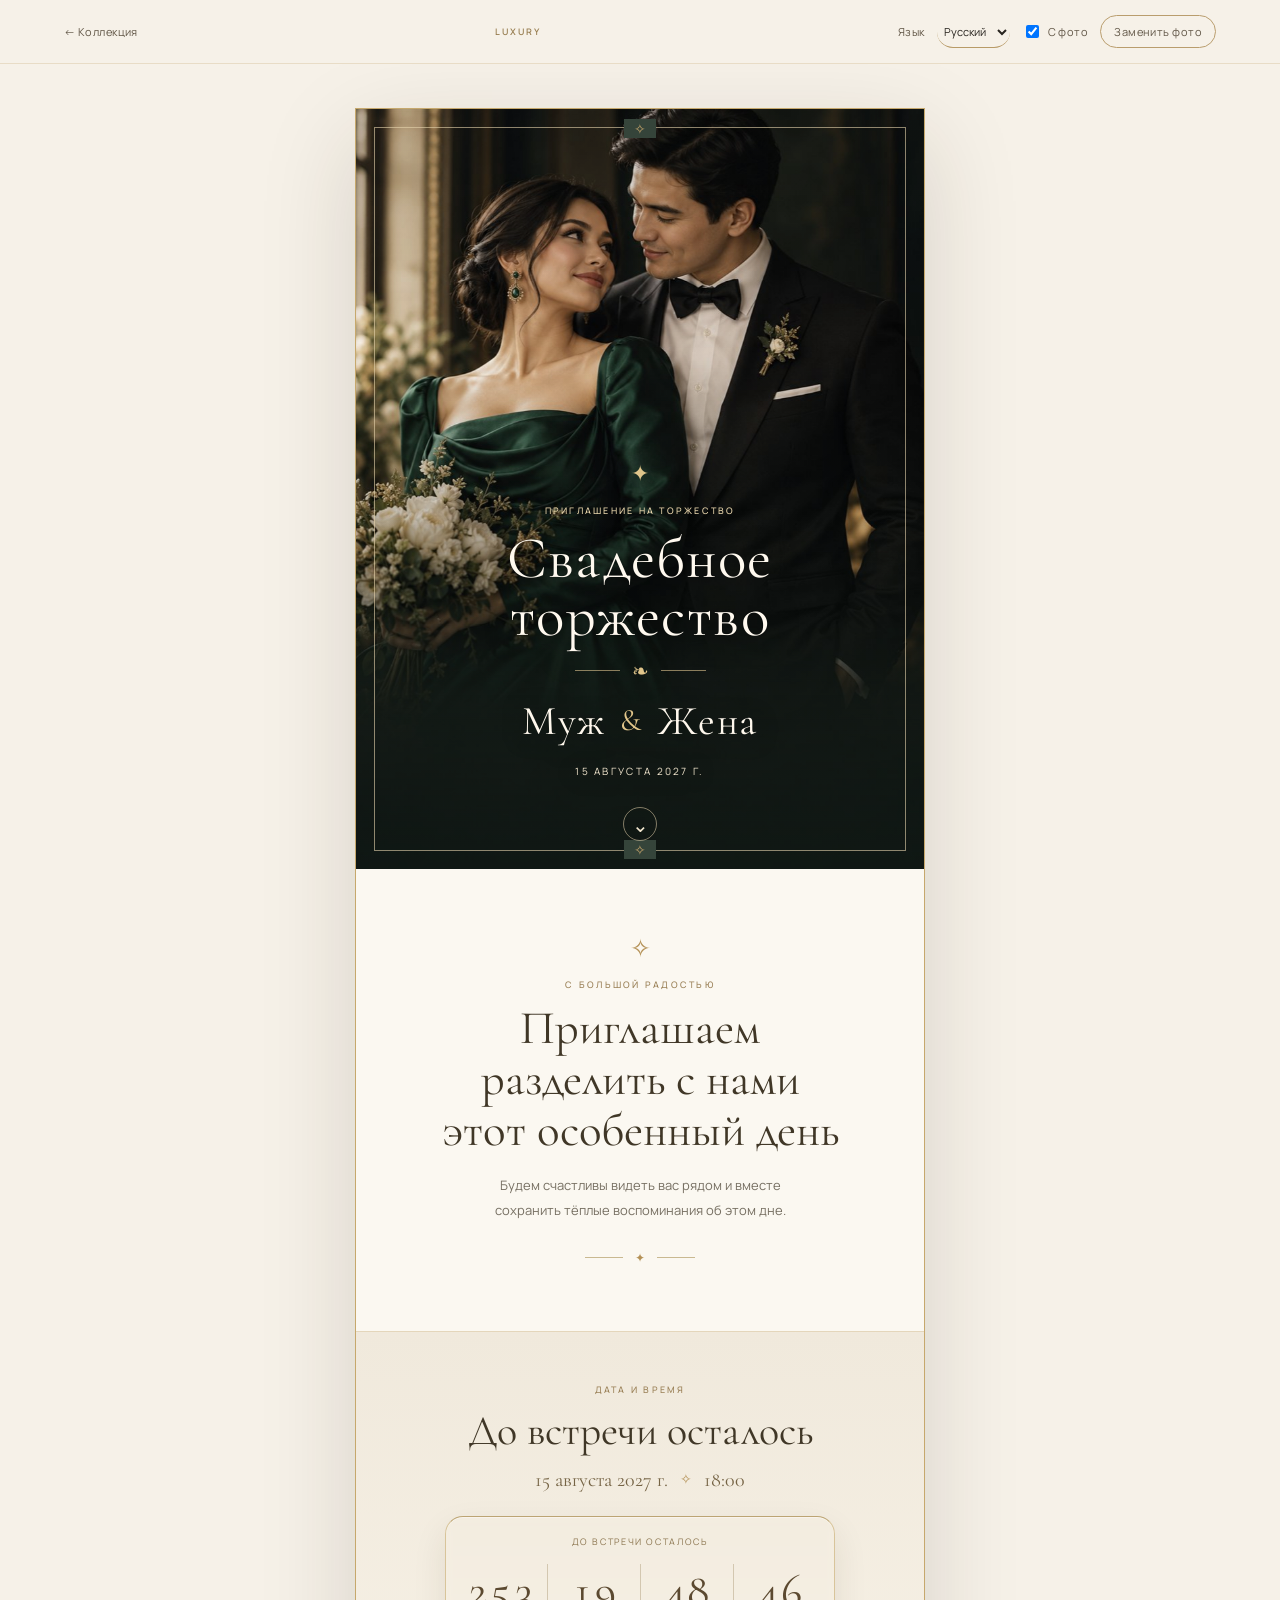
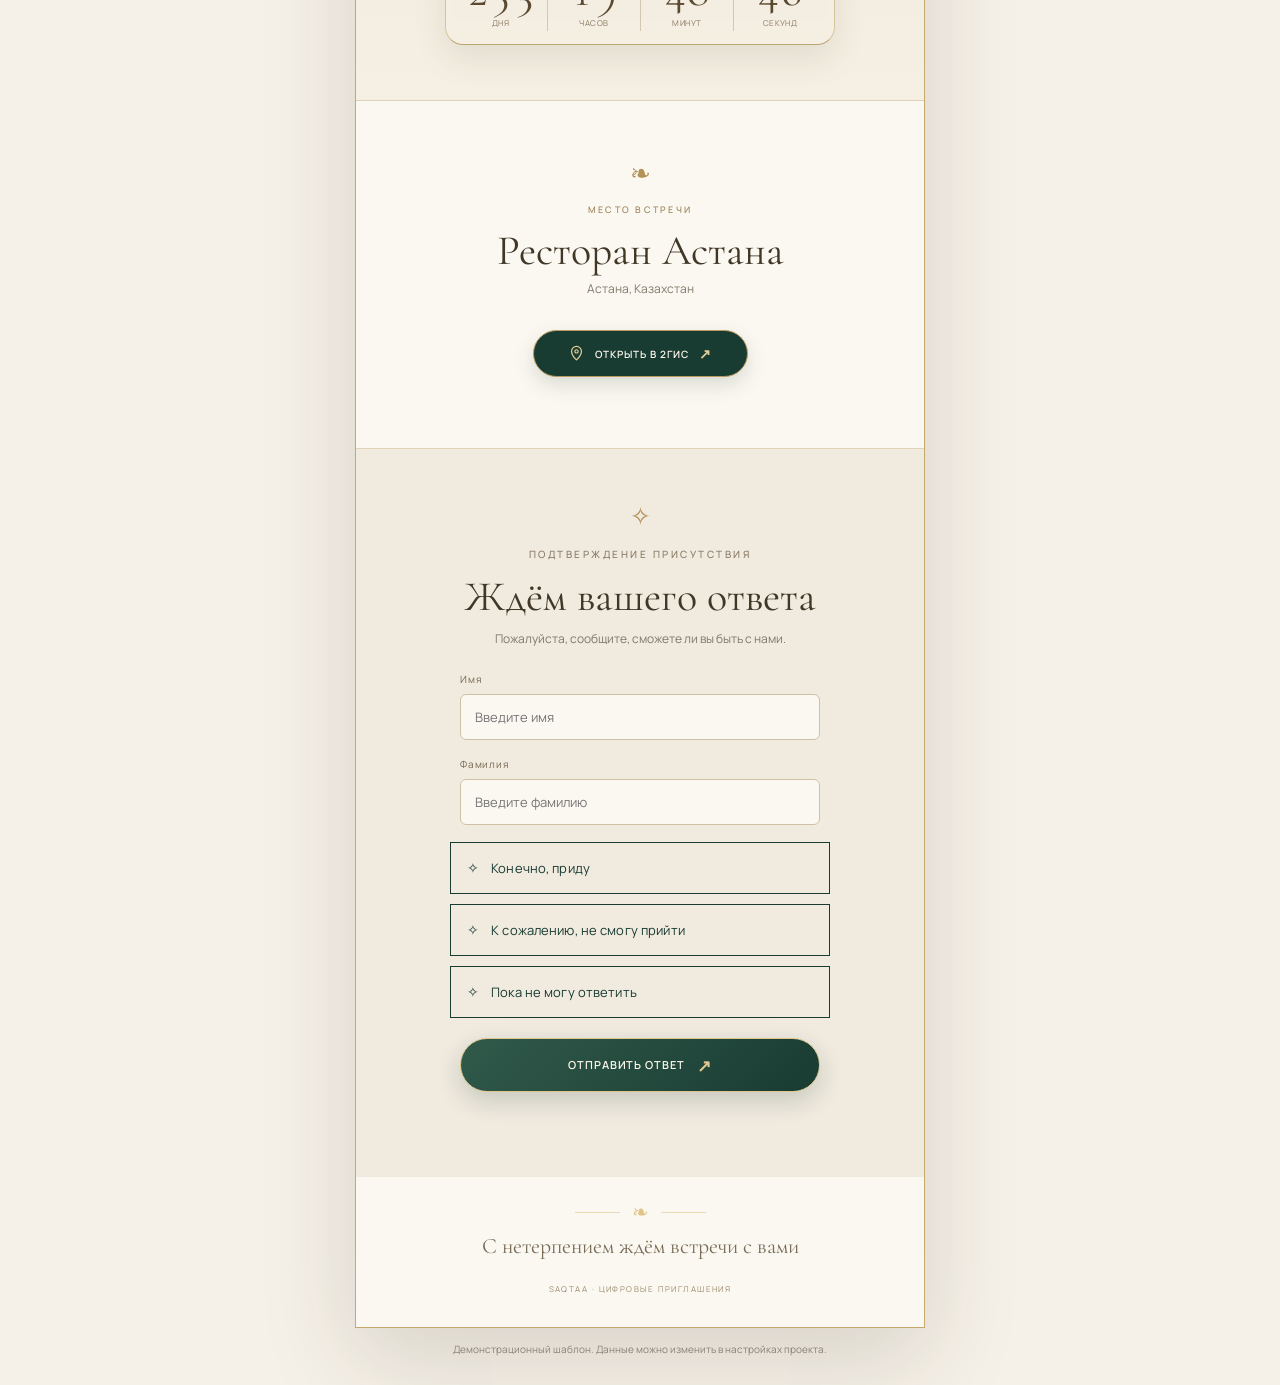
<file: demo.html>
<!doctype html>
<html lang="ru">
<head>
  <meta charset="utf-8">
  <meta name="viewport" content="width=device-width, initial-scale=1">
  <meta name="robots" content="noindex,nofollow">
  <meta name="theme-color" content="#f6f1e8">
  <title>Приглашение — SAQTAA</title>
  <link rel="icon" type="image/svg+xml" href="images/saqtaa-mark.svg">
  <link rel="preconnect" href="https://fonts.googleapis.com">
  <link rel="preconnect" href="https://fonts.gstatic.com" crossorigin>
  <link rel="stylesheet" href="https://fonts.googleapis.com/css2?family=Cormorant+Garamond:ital,wght@0,400;0,500;0,600;1,400;1,500&family=Manrope:wght@300;400;500;600;700&display=swap">
  <link rel="stylesheet" href="css/style.css?v=20261019">
  <link rel="stylesheet" href="css/luxury-template.css?v=20261019">
  <link rel="stylesheet" href="css/polish.css?v=20261019">
  <script src="js/demo.js?v=20261019" defer></script>
</head>
<body class="luxury-demo">
  <header class="demo-toolbar">
    <a class="back-link" id="backLink" href="index.html">← <span id="backLabel">Коллекция</span></a>
    <span class="demo-style-tag" id="templateName">LUXURY</span>
    <div class="demo-controls">
      <label class="control-label" for="languageSelect" id="languageLabel">Язык</label>
      <select id="languageSelect" aria-label="Выберите язык"><option value="ru">Русский</option><option value="kz">Қазақша</option></select>
      <label class="toggle-control"><input id="photoToggle" type="checkbox" checked><span id="photoLabel">С фото</span></label>
      <label class="photo-upload"><span id="uploadLabel">Заменить фото</span><input id="photoInput" type="file" accept="image/*"></label>
    </div>
  </header>

  <main class="invitation-wrap">
    <article id="invitation" class="luxury-invitation">
      <section class="luxury-hero" aria-labelledby="eventTitle">
        <img class="hero-image" id="inviteImage" alt="Фото пары" decoding="async">
        <div class="hero-fallback" aria-hidden="true"></div>
        <div class="hero-shade" aria-hidden="true"></div>
        <div class="hero-frame" aria-hidden="true"></div>
        <div class="hero-copy">
          <span class="hero-symbol" aria-hidden="true">✦</span>
          <p class="hero-eyebrow" id="inviteKicker">ПРИГЛАШЕНИЕ НА ТОРЖЕСТВО</p>
          <h1 id="eventTitle">Свадебное торжество</h1>
          <div class="hero-flourish" aria-hidden="true"><i></i><span>❧</span><i></i></div>
          <p class="hero-couple"><span id="groomName">Муж</span><b aria-hidden="true">&</b><span id="brideName">Жена</span></p>
          <p class="hero-date" id="coverDate">15 АВГУСТА 2027</p>
        </div>
        <a class="scroll-cue" href="#invitationText" aria-label="Прокрутить к приглашению"><span aria-hidden="true">⌄</span></a>
      </section>

      <section class="invitation-intro" id="invitationText">
        <span class="section-symbol" aria-hidden="true">✧</span>
        <p class="section-eyebrow" id="inviteOverline">С БОЛЬШОЙ РАДОСТЬЮ</p>
        <h2 id="inviteHeading">Приглашаем разделить с нами этот особенный день</h2>
        <p class="intro-copy" id="inviteDescription">Будем счастливы видеть вас рядом и вместе сохранить тёплые воспоминания об этом дне.</p>
        <div class="thin-flourish" aria-hidden="true"><span>✦</span></div>
      </section>

      <section class="details-section" aria-labelledby="eventSectionTitle">
        <p class="section-eyebrow" id="eventSectionKicker">ДАТА И ВРЕМЯ</p>
        <h2 id="eventSectionTitle">До встречи осталось</h2>
        <div class="event-date-line"><span id="inviteDate">15 августа 2027</span><i aria-hidden="true">✧</i><span id="inviteTime">18:00</span></div>
        <div class="event-countdown" id="eventCountdown" aria-live="off">
          <p id="countdownTitle">До нашего дня осталось</p>
          <div class="countdown-grid">
            <div><strong id="countdownDays">000</strong><span id="countdownDaysUnit">дней</span></div>
            <div><strong id="countdownHours">00</strong><span id="countdownHoursUnit">часов</span></div>
            <div><strong id="countdownMinutes">00</strong><span id="countdownMinutesUnit">минут</span></div>
            <div><strong id="countdownSeconds">00</strong><span id="countdownSecondsUnit">секунд</span></div>
          </div>
        </div>
      </section>

      <section class="venue-section" aria-labelledby="venueName">
        <span class="section-symbol" aria-hidden="true">❧</span>
        <p class="section-eyebrow" id="venueLabel">МЕСТО ВСТРЕЧИ</p>
        <h2 id="venueName">Название ресторана</h2>
        <p id="venueAddress">Город, адрес</p>
        <a class="map-link" id="mapLink" href="https://2gis.kz/astana" target="_blank" rel="noopener noreferrer">
          <svg class="map-icon" viewBox="0 0 24 24" aria-hidden="true"><path d="M12 21s7-6.2 7-12a7 7 0 1 0-14 0c0 5.8 7 12 7 12Z"/><circle cx="12" cy="9" r="2.3"/></svg>
          <span id="mapLinkLabel">Открыть в 2ГИС</span><span class="map-arrow" aria-hidden="true">↗</span>
        </a>
      </section>

      <section class="rsvp-section" id="rsvpSection">
        <span class="section-symbol" aria-hidden="true">✧</span>
        <p class="section-eyebrow" id="rsvpOverline">ПОДТВЕРЖДЕНИЕ ПРИСУТСТВИЯ</p>
        <h2 id="rsvpTitle">Ждём вашего ответа</h2>
        <p id="rsvpNote">Пожалуйста, подтвердите, сможете ли вы прийти.</p>
        <form id="rsvpForm">
          <label class="guest-name-field" for="guestFirstName"><span id="guestFirstNameLabel">Имя</span><input name="firstName" id="guestFirstName" autocomplete="given-name" aria-required="true" aria-invalid="false" placeholder="Введите имя" maxlength="60"></label>
          <label class="guest-name-field" for="guestLastName"><span id="guestLastNameLabel">Фамилия</span><input name="lastName" id="guestLastName" autocomplete="family-name" aria-required="true" aria-invalid="false" placeholder="Введите фамилию" maxlength="80"></label>
          <input type="hidden" name="attendance" id="attendanceValue" value="">
          <div class="rsvp-choices" role="group" aria-labelledby="rsvpTitle">
            <button class="attendance-button" type="button" data-attendance="yes" aria-pressed="false"><span aria-hidden="true">✧</span><span id="answerYes">Конечно, приду</span></button>
            <button class="attendance-button" type="button" data-attendance="no" aria-pressed="false"><span aria-hidden="true">✧</span><span id="answerNo">К сожалению, не смогу прийти</span></button>
            <button class="attendance-button" type="button" data-attendance="maybe" aria-pressed="false"><span aria-hidden="true">✧</span><span id="answerMaybe">Пока не могу ответить</span></button>
          </div>
          <button class="attendance-button rsvp-submit" id="rsvpSubmit" type="submit">Отправить ответ</button>
          <p class="form-message" id="formMessage" aria-live="polite"></p>
        </form>
      </section>

      <footer class="invitation-footer">
        <div class="footer-flourish" aria-hidden="true"><i></i><span>❧</span><i></i></div>
        <p id="inviteClosing">С нетерпением ждём встречи с вами</p>
        <span id="inviteBrand">SAQTAA · ЦИФРОВЫЕ ПРИГЛАШЕНИЯ</span>
      </footer>
    </article>
    <p class="demo-disclaimer" id="demoDisclaimer">Демонстрационный шаблон. Данные можно изменить в настройках проекта.</p>
  </main>
  <script src="js/config.js"></script>
</body>
</html>
</file>
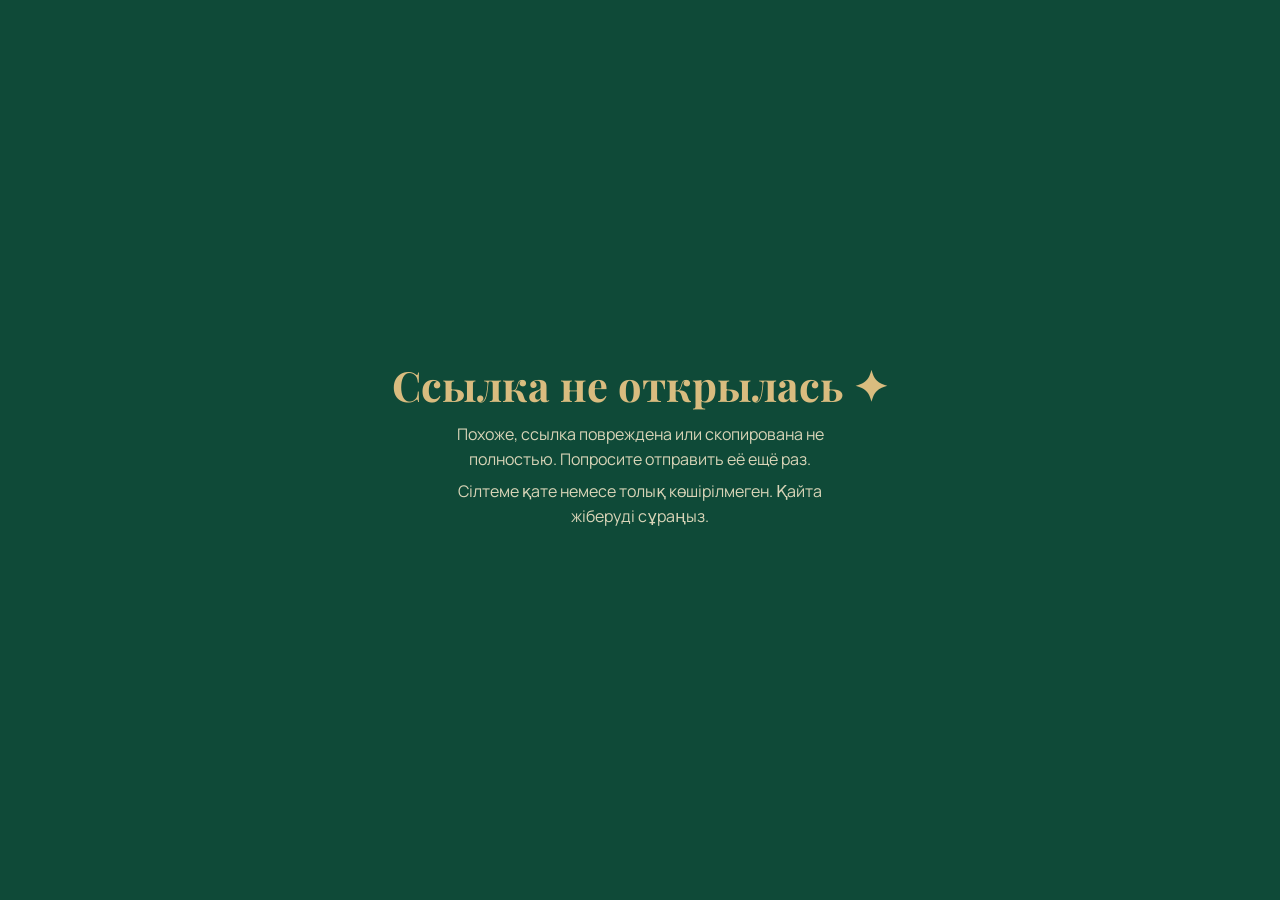
<file: invite.html>
<!DOCTYPE html>
<html lang="ru">
<head>
<meta charset="UTF-8">
<meta name="viewport" content="width=device-width, initial-scale=1, viewport-fit=cover">
<meta name="robots" content="noindex">
<meta name="theme-color" content="#0F4A38">
<title>Приглашение</title>
<meta property="og:type" content="website">
<meta property="og:title" content="Вас приглашают на праздник ✦">
<meta property="og:description" content="Откройте приглашение: программа, место проведения и ответ для хозяев.">
<meta property="og:image" content="https://lovelyy-sd.github.io/saqtaa/og-image.jpg">
<meta property="og:image:secure_url" content="https://lovelyy-sd.github.io/saqtaa/og-image.jpg">
<meta property="og:image:type" content="image/jpeg">
<meta property="og:image:width" content="1200">
<meta property="og:image:height" content="630">
<link rel="preconnect" href="https://fonts.googleapis.com">
<link rel="preconnect" href="https://fonts.gstatic.com" crossorigin>
<link href="https://fonts.googleapis.com/css2?family=Playfair+Display:ital,wght@0,500;0,600;0,700;0,800;1,500;1,600&family=Manrope:wght@400;500;600;700;800&display=swap" rel="stylesheet">
<style>
:root{--fd:"Playfair Display","PT Serif",Georgia,serif;--fb:"Manrope",system-ui,sans-serif;--hair:rgba(24,39,32,.15)}
*{margin:0;padding:0;box-sizing:border-box}
[hidden]{display:none!important}
html{scroll-behavior:smooth}
body{font-family:var(--fb);-webkit-font-smoothing:antialiased;line-height:1.55;background:#0B1511}
a{color:inherit;text-decoration:none}
button{font-family:inherit;cursor:pointer;background:none;border:0;color:inherit}
ul{list-style:none}
:focus-visible{outline:2px solid var(--acc,#B98E45);outline-offset:3px;border-radius:4px}
h1,h2,h3{font-family:var(--fd);font-weight:700;line-height:1.08}

/* ---- страница ---- */
.inv-page{position:relative;overflow-x:hidden;overflow-x:clip;min-height:100vh;min-height:100dvh;display:flex;justify-content:center;padding:clamp(28px,7vw,56px) clamp(18px,5vw,24px)}
.inv-inner{position:relative;z-index:1;width:100%;max-width:560px;display:flex;flex-direction:column;align-items:center;text-align:center;gap:clamp(20px,4.8vw,28px);padding:14px 0 28px}
.inv-kicker{font-size:.66rem;letter-spacing:.34em;text-transform:uppercase;opacity:.88}
.inv-names{font-size:clamp(2.35rem,9vw,3.45rem);line-height:1.05;overflow-wrap:break-word;max-width:100%;text-wrap:balance}
.inv-sub{font-size:.78rem;letter-spacing:.24em;text-transform:uppercase;opacity:.78}
.inv-lead-box{width:100%;max-width:440px;border:1px solid color-mix(in srgb,var(--acc) 32%,transparent);border-radius:16px;padding:clamp(16px,4.5vw,22px);background:color-mix(in srgb,var(--acc) 6%,transparent);box-shadow:inset 0 1px 0 rgba(255,255,255,.16),0 12px 28px -20px rgba(0,0,0,.45)}
.inv-lead{max-width:44ch;margin:0 auto;font-size:.96rem;line-height:1.68;opacity:.94;white-space:pre-line;text-wrap:pretty}
.inv-date{font-weight:700;letter-spacing:.16em;font-size:.95rem;font-variant-numeric:lining-nums tabular-nums}
.cd{display:grid;grid-template-columns:repeat(4,1fr);gap:8px;width:100%;max-width:348px}
.cd>div{border:1px solid color-mix(in srgb,var(--acc) 36%,transparent);background:color-mix(in srgb,var(--acc) 8%,transparent);border-radius:13px;padding:11px 2px 9px;box-shadow:inset 0 1px 0 rgba(255,255,255,.16),0 8px 16px -12px rgba(0,0,0,.55)}
.cd b{display:block;font-family:var(--fd);font-size:clamp(1.3rem,5.2vw,1.6rem);font-weight:700;line-height:1.1;font-variant-numeric:tabular-nums}
.cd span{display:block;margin-top:3px;font-size:.6rem;letter-spacing:.14em;text-transform:uppercase;opacity:.8}
.iv-sec{width:100%;max-width:440px;display:flex;flex-direction:column;gap:14px;align-items:center}
.iv-eyebrow{font-size:.66rem;letter-spacing:.32em;text-transform:uppercase;color:var(--acc);display:inline-flex;align-items:center;gap:.9em;font-weight:700}
.iv-eyebrow::before,.iv-eyebrow::after{content:"";width:24px;height:1px;background:linear-gradient(90deg,transparent,currentColor)}
.iv-eyebrow::after{transform:scaleX(-1)}
.joy-h{font-family:var(--fd);font-size:clamp(1.7rem,7vw,2.35rem);font-weight:600;text-wrap:balance}
.orn-div{display:flex;align-items:center;gap:14px;width:min(340px,86%);opacity:.8}
.orn-div::before,.orn-div::after{content:"";flex:1;height:1px;background:linear-gradient(90deg,transparent,currentColor);opacity:.6}
.orn-div::after{background:linear-gradient(270deg,transparent,currentColor)}
.orn-div span{font-size:.95rem;color:var(--acc);display:inline-block;animation:ornBreath 4.2s ease-in-out infinite}
@keyframes ornBreath{0%,100%{transform:scale(1);opacity:.82}50%{transform:scale(1.14);opacity:1}}

/* медальон-монограмма (когда без фото) */
.inv-mono{position:relative;width:88px;height:88px;display:grid;place-items:center;margin:2px 0 -4px}
.mono-ring{position:absolute;inset:-8px;border-radius:50%;border:1px dashed color-mix(in srgb,var(--acc) 45%,transparent);pointer-events:none;animation:monoSpin 38s linear infinite}
@keyframes monoSpin{to{transform:rotate(360deg)}}
.mono-disc{width:88px;height:88px;border-radius:50%;border:2px solid var(--acc);background:radial-gradient(circle at 35% 28%,color-mix(in srgb,var(--acc) 26%,transparent),color-mix(in srgb,var(--acc) 6%,rgba(0,0,0,.18)));box-shadow:0 10px 24px -10px rgba(0,0,0,.55),inset 0 2px 5px rgba(255,255,255,.32),inset 0 -4px 8px rgba(0,0,0,.35);display:flex;flex-direction:column;align-items:center;justify-content:center;gap:2px;padding:6px;animation:monoFloat 5.4s ease-in-out infinite}
@keyframes monoFloat{0%,100%{transform:translateY(0)}50%{transform:translateY(-3px)}}
.mono-cr{font-style:normal;font-size:.7rem;line-height:1;color:var(--acc);opacity:.95}
.mono-txt{font-family:var(--fd);font-size:1.28rem;font-weight:700;line-height:1;letter-spacing:.04em;white-space:nowrap}
.mono-txt small{font-style:italic;font-weight:500;font-size:.82em;color:var(--acc)}
.mono-bt{font-style:normal;font-size:.62rem;line-height:1;color:var(--acc);opacity:.8}
.mono-sp{position:absolute;font-size:.75rem;color:var(--acc);text-shadow:0 0 8px color-mix(in srgb,var(--acc) 55%,transparent);pointer-events:none;animation:twinkle 3.4s ease-in-out infinite}
.mono-sp.ms1{top:-4px;right:-4px}.mono-sp.ms2{bottom:-4px;left:-4px;animation-delay:1.7s}

/* карточка локации и 3D-кнопка */
.loc-card{width:100%;border:1px solid color-mix(in srgb,var(--acc) 36%,transparent);border-radius:18px;padding:clamp(18px,5vw,24px);background:color-mix(in srgb,var(--acc) 6%,transparent);box-shadow:inset 0 1px 0 rgba(255,255,255,.15),0 14px 30px -20px rgba(0,0,0,.55);display:flex;flex-direction:column;align-items:center;gap:6px;transition:transform .35s cubic-bezier(.22,1,.36,1),box-shadow .35s cubic-bezier(.22,1,.36,1)}
.v-hall{font-family:var(--fd);font-weight:700;font-size:1.3rem;line-height:1.2}
.v-addr{opacity:.78;font-size:.88rem;margin-bottom:10px}
.loc-btns{display:flex;flex-direction:column;gap:10px;width:100%;align-items:center}
.inv-btn{display:inline-flex;align-items:center;justify-content:center;gap:.55em;min-height:50px;padding:.8em 1.6em;border-radius:14px;border:1px solid color-mix(in srgb,var(--acc) 70%,transparent);background:linear-gradient(180deg,color-mix(in srgb,var(--acc) 18%,transparent),color-mix(in srgb,var(--acc) 6%,transparent));box-shadow:0 4px 0 color-mix(in srgb,var(--acc) 32%,rgba(0,0,0,.35)),inset 0 1px 0 rgba(255,255,255,.24);font-weight:700;font-size:.82rem;letter-spacing:.1em;text-transform:uppercase;transition:transform .22s cubic-bezier(.22,1,.36,1),box-shadow .22s cubic-bezier(.22,1,.36,1),background .28s ease,color .28s ease;max-width:340px;width:100%}
.inv-btn:hover{background:var(--acc);color:var(--acc-ink);transform:translateY(-1px)}
.inv-btn:active{transform:translateY(3px);box-shadow:0 1px 0 color-mix(in srgb,var(--acc) 32%,rgba(0,0,0,.35))}

/* дресс-код с жемчужинами оттенков */
.dress-card{width:100%;border:1px solid color-mix(in srgb,var(--acc) 32%,transparent);border-radius:18px;padding:clamp(16px,4.5vw,22px);background:color-mix(in srgb,var(--acc) 5%,transparent);box-shadow:inset 0 1px 0 rgba(255,255,255,.14),0 12px 26px -18px rgba(0,0,0,.45);display:flex;flex-direction:column;align-items:center;gap:10px}
.dress-h{font-size:.7rem;letter-spacing:.2em;text-transform:uppercase;color:var(--acc);font-weight:800}
.dress-sub{font-size:.82rem;opacity:.8;max-width:36ch;line-height:1.45}
.dress-dots{display:flex;justify-content:center;flex-wrap:wrap;gap:14px;margin-top:4px}
.dress-dot{display:flex;flex-direction:column;align-items:center;gap:6px;min-width:56px}
.dress-pearl{width:34px;height:34px;border-radius:50%;border:2px solid color-mix(in srgb,var(--acc) 85%,#fff);box-shadow:0 5px 12px -4px rgba(0,0,0,.55),inset 0 2px 4px rgba(255,255,255,.65);transition:transform .32s cubic-bezier(.22,1.4,.36,1)}
.dress-dot:hover .dress-pearl{transform:scale(1.12) translateY(-2px)}
.dress-dot span:last-child{font-size:.66rem;font-weight:600;opacity:.86;letter-spacing:.02em}

.langsw{position:absolute;top:14px;right:14px;z-index:5;min-height:38px;padding:0 14px;border:1px solid color-mix(in srgb,var(--acc) 55%,transparent);border-radius:999px;font-size:.72rem;font-weight:800;letter-spacing:.14em;background:color-mix(in srgb,var(--acc) 16%,rgba(0,0,0,.22));box-shadow:0 3px 0 rgba(0,0,0,.25),inset 0 1px 0 rgba(255,255,255,.22);transition:transform .18s cubic-bezier(.22,1,.36,1),box-shadow .18s cubic-bezier(.22,1,.36,1),background .25s}
.langsw:active{transform:translateY(2px);box-shadow:0 1px 0 rgba(0,0,0,.25)}

/* фото */
.ph-hero{width:100%;display:flex;justify-content:center}
.ph-frame{position:relative;width:min(430px,100%);aspect-ratio:1/0.92;overflow:hidden;border-radius:999px 999px 26px 26px;display:grid;place-items:center;background:linear-gradient(180deg,color-mix(in srgb,var(--acc) 30%,transparent),color-mix(in srgb,var(--acc) 74%,transparent));box-shadow:0 24px 48px -28px rgba(0,0,0,.62)}
.ph-frame::before{content:"";position:absolute;inset:9px;border:1px solid rgba(255,255,255,.5);border-radius:inherit;z-index:1;pointer-events:none}
.theme-editorial .ph-frame{border-radius:0}
.ph-frame img{position:absolute;inset:0;width:100%;height:100%;object-fit:cover;transform:scale(1.06);transition:transform 1.5s cubic-bezier(.22,1,.36,1)}
.fx.in .ph-frame img{transform:scale(1)}
.ph-frame:not(.has-img) img{display:none}
.ph-frame.has-img .ph-ph{display:none}
.ph-frame::after{content:"";position:absolute;inset:0;background:linear-gradient(180deg,rgba(0,0,0,.04) 42%,rgba(0,0,0,.4));pointer-events:none}
.ph-ph{font-size:2.6rem;color:#fff;opacity:.6;text-shadow:0 2px 12px rgba(0,0,0,.35)}
.ph-overlay{position:absolute;inset:0;z-index:2;display:flex;flex-direction:column;align-items:center;justify-content:center;gap:8px;padding:0 18px;text-align:center}
.ph-names{font-family:var(--fd);font-style:italic;font-weight:600;font-size:clamp(1.7rem,7.4vw,2.6rem);color:#fff;text-shadow:0 2px 18px rgba(0,0,0,.55);overflow-wrap:break-word;max-width:100%}
.ph-title{font-size:.95rem;color:#fff;letter-spacing:.05em;text-shadow:0 1px 10px rgba(0,0,0,.55)}

/* программа — ровная линия строго по центру колечек */
.prog{width:100%;max-width:360px;position:relative;display:flex;flex-direction:column;text-align:left}
.prog::before{content:"";position:absolute;left:66.5px;top:14px;bottom:14px;width:1px;border:0;background:linear-gradient(180deg,transparent,var(--acc) 14%,var(--acc) 86%,transparent);opacity:.58}
.prog li{display:grid;grid-template-columns:52px 18px 1fr;gap:6px;padding:10px 0;align-items:start}
.prog b{font-family:var(--fd);font-size:1.05rem;color:var(--acc);padding-top:1px;font-variant-numeric:tabular-nums}
.prog i{width:10px;height:10px;border-radius:50%;border:2px solid var(--acc);background:var(--acc-ink);box-shadow:0 0 0 3px color-mix(in srgb,var(--acc) 22%,transparent),0 0 8px color-mix(in srgb,var(--acc) 35%,transparent);justify-self:center;margin-top:6px;position:relative;z-index:1;transition:transform .4s cubic-bezier(.22,1.4,.36,1)}
.prog strong{display:block;font-size:.92rem;font-weight:700}
.prog span{font-size:.78rem;opacity:.75}

/* RSVP */
.rs-h{font-family:var(--fd);font-size:clamp(1.6rem,6.4vw,2.15rem);font-weight:600;text-wrap:balance}
.rs-sub{font-size:.9rem;opacity:.8;max-width:40ch}
.rs-form{width:100%;display:flex;flex-direction:column;gap:12px;margin-top:8px}
.rs-grid{display:grid;grid-template-columns:1fr 1fr;gap:12px}
@media (max-width:400px){.rs-grid{grid-template-columns:1fr}}
.rs-field{display:flex;flex-direction:column;gap:7px;text-align:left}
.rs-field span{font-size:.66rem;letter-spacing:.22em;text-transform:uppercase;font-weight:700;opacity:.85}
.rs-field span::after{content:" *";color:var(--acc);opacity:1}
.rs-field input{min-height:52px;border:1px solid color-mix(in srgb,var(--acc) 45%,transparent);border-radius:12px;background:var(--field,rgba(255,255,255,.12));color:inherit;padding:0 14px;font-family:inherit;font-size:1rem;width:100%;box-shadow:inset 0 2px 5px rgba(0,0,0,.18);transition:border-color .25s ease,box-shadow .25s ease,transform .2s ease}
.rs-field input::placeholder{color:currentColor;opacity:.45}
.rs-field input:focus{outline:none;border-color:var(--acc);box-shadow:0 0 0 3px color-mix(in srgb,var(--acc) 24%,transparent),inset 0 2px 5px rgba(0,0,0,.18);transform:translateY(-1px)}
.rs-field input.err{animation:shake .35s}
@keyframes shake{25%{transform:translateX(-4px)}75%{transform:translateX(4px)}}
.rs-opts{display:flex;flex-direction:column;gap:10px}
.rs-opt{display:flex;align-items:center;gap:14px;border:1px solid color-mix(in srgb,var(--acc) 36%,transparent);border-radius:13px;background:color-mix(in srgb,var(--acc) 4%,transparent);box-shadow:0 3px 0 color-mix(in srgb,var(--acc) 18%,rgba(0,0,0,.22)),inset 0 1px 0 rgba(255,255,255,.12);padding:14px 16px;cursor:pointer;text-align:left;font-size:.95rem;transition:border-color .25s ease,background .25s ease,transform .18s cubic-bezier(.22,1,.36,1),box-shadow .18s cubic-bezier(.22,1,.36,1);position:relative}
.rs-opt:active{transform:translateY(2px);box-shadow:0 1px 0 color-mix(in srgb,var(--acc) 18%,rgba(0,0,0,.22))}
.rs-hp{position:absolute!important;left:-9999px!important;width:1px!important;height:1px!important;opacity:0!important;pointer-events:none!important}
.rs-opt input{position:absolute;opacity:0;pointer-events:none}
.rs-opt i{flex:0 0 24px;width:24px;height:24px;border-radius:50%;border:2px solid color-mix(in srgb,var(--acc) 55%,transparent);position:relative;transition:border-color .25s ease}
.rs-opt i::after{content:"";position:absolute;inset:4px;border-radius:50%;background:var(--acc);transform:scale(0);transition:transform .28s cubic-bezier(.2,1.4,.4,1)}
.rs-opt.sel{border-color:var(--acc);background:color-mix(in srgb,var(--acc) 13%,transparent);box-shadow:0 4px 0 color-mix(in srgb,var(--acc) 30%,rgba(0,0,0,.28)),0 8px 18px -12px color-mix(in srgb,var(--acc) 65%,transparent),inset 0 1px 0 rgba(255,255,255,.2)}
.rs-opt.sel i{border-color:var(--acc)}
.rs-opt.sel i::after{transform:scale(1)}
.rs-opt:has(input:focus-visible){outline:2px solid var(--acc);outline-offset:3px}
.rs-send{position:relative;overflow:hidden;width:100%;min-height:56px;border-radius:14px;border:1px solid color-mix(in srgb,#fff 32%,var(--acc));background:linear-gradient(180deg,color-mix(in srgb,#fff 22%,var(--acc)) 0%,var(--acc) 55%,color-mix(in srgb,#000 18%,var(--acc)) 100%);color:var(--acc-ink);font-weight:800;letter-spacing:.18em;text-transform:uppercase;font-size:.82rem;display:inline-flex;align-items:center;justify-content:center;gap:.55em;box-shadow:0 5px 0 color-mix(in srgb,#000 42%,var(--acc)),0 14px 26px -12px color-mix(in srgb,var(--acc) 75%,transparent),inset 0 1.5px 0 rgba(255,255,255,.55);transition:transform .2s cubic-bezier(.22,1,.36,1),box-shadow .2s cubic-bezier(.22,1,.36,1),filter .25s ease,opacity .25s ease;margin-top:4px}
.rs-send::after{content:"";position:absolute;top:0;bottom:0;left:-120%;width:65%;background:linear-gradient(105deg,transparent 20%,rgba(255,255,255,.36) 50%,transparent 80%);transform:skewX(-20deg);animation:btnSheen 5.6s ease-in-out 1.4s infinite;pointer-events:none}
@keyframes btnSheen{0%,62%,100%{left:-120%}32%{left:160%}}
.rs-send:hover{filter:brightness(1.06);transform:translateY(-1px)}
.rs-send:active{transform:translateY(3px);box-shadow:0 2px 0 color-mix(in srgb,#000 42%,var(--acc)),0 6px 14px -8px color-mix(in srgb,var(--acc) 70%,transparent)}
.rs-send[disabled]{opacity:.55;pointer-events:none}
.rs-note{font-size:.76rem;opacity:.68}
.rs-err{font-size:.84rem;font-weight:700;color:var(--acc)}
.rs-err:empty{display:none}
.rs-done{width:100%;display:flex;justify-content:center}
.rd-card{width:100%;max-width:420px;border-radius:18px;border:1px solid color-mix(in srgb,var(--acc) 55%,transparent);outline:1px solid color-mix(in srgb,var(--acc) 28%,transparent);outline-offset:5px;background:color-mix(in srgb,var(--acc) 6%,transparent);box-shadow:inset 0 1px 0 rgba(255,255,255,.16),0 18px 36px -22px rgba(0,0,0,.55);padding:clamp(26px,6vw,40px) clamp(18px,5vw,30px);display:flex;flex-direction:column;align-items:center;gap:12px;animation:pop .55s cubic-bezier(.22,1.25,.36,1)}
@keyframes pop{from{transform:translateY(14px) scale(.88);opacity:0}to{transform:none;opacity:1}}
.rd-check{width:84px;height:84px;border:2px solid var(--acc);border-radius:50%;display:grid;place-items:center;color:var(--acc);margin-bottom:4px;box-shadow:inset 0 2px 6px rgba(255,255,255,.22),0 6px 16px -8px color-mix(in srgb,var(--acc) 55%,transparent)}
.rd-check svg{width:42px;height:42px}
.rd-check svg path{stroke-dasharray:48;stroke-dashoffset:48;animation:drawCheck .6s .15s cubic-bezier(.22,1,.36,1) forwards}
@keyframes drawCheck{to{stroke-dashoffset:0}}
.rd-title{font-family:var(--fd);font-style:italic;font-weight:600;font-size:clamp(2rem,8vw,2.7rem);color:var(--acc);line-height:1}
.rd-title:focus{outline:none}
.rd-name{font-weight:800;font-size:1.15rem;max-width:100%;overflow-wrap:break-word;word-break:break-word}
.rd-msg{font-size:.92rem;opacity:.85;max-width:34ch}
.rd-div{width:56px;height:1px;background:var(--acc);opacity:.6;margin:4px 0}
.rd-date{font-size:.78rem;font-weight:800;letter-spacing:.22em;text-transform:uppercase;color:var(--acc)}
.rd-venue{font-size:.85rem;opacity:.75}
.rd-cals{align-self:stretch;display:flex;flex-direction:column;align-items:center;gap:2px;width:100%}
.rd-gcal{display:inline-flex;align-items:center;min-height:40px;font-size:.8rem;text-decoration:underline;opacity:.75}
.rs-guests{display:flex;align-items:center;justify-content:space-between;gap:12px;border:1px solid color-mix(in srgb,var(--acc) 40%,transparent);border-radius:13px;padding:12px 14px;background:color-mix(in srgb,var(--acc) 6%,transparent);box-shadow:inset 0 1px 0 rgba(255,255,255,.14);text-align:left;animation:guestIn .34s cubic-bezier(.22,1,.36,1)}
@keyframes guestIn{from{opacity:0;transform:translateY(-8px) scale(.98)}to{opacity:1;transform:none}}
.rs-guests[hidden],.rd-guests[hidden]{display:none!important}
.rs-guests-txt{display:flex;flex-direction:column;gap:2px;min-width:0}
.rs-guests-lbl{font-size:.9rem;font-weight:700;line-height:1.25}
.rs-guests-hint{font-size:.74rem;opacity:.74;line-height:1.25}
.rs-step{display:inline-flex;align-items:center;gap:8px;flex-shrink:0}
.rs-step-btn{width:40px;height:40px;border-radius:50%;border:1px solid color-mix(in srgb,var(--acc) 65%,transparent);background:linear-gradient(180deg,color-mix(in srgb,var(--acc) 22%,transparent),color-mix(in srgb,var(--acc) 6%,transparent));box-shadow:0 3px 0 color-mix(in srgb,var(--acc) 28%,rgba(0,0,0,.35)),inset 0 1px 0 rgba(255,255,255,.28);color:inherit;font-size:1.2rem;line-height:1;font-weight:700;display:grid;place-items:center;transition:transform .16s cubic-bezier(.22,1,.36,1),box-shadow .16s cubic-bezier(.22,1,.36,1),opacity .18s}
.rs-step-btn:not([disabled]):active{transform:translateY(2px);box-shadow:0 1px 0 color-mix(in srgb,var(--acc) 28%,rgba(0,0,0,.35))}
.rs-step-btn[disabled]{opacity:.3;pointer-events:none}
.rs-step-val{min-width:24px;text-align:center;font-family:var(--fd);font-size:1.3rem;font-weight:700;font-variant-numeric:tabular-nums;color:var(--acc);display:inline-block}
.rs-step-val.pop{animation:numPop .28s cubic-bezier(.22,1.5,.36,1)}
@keyframes numPop{0%{transform:scale(1)}45%{transform:scale(1.28)}100%{transform:scale(1)}}
.cd b.tick-pop{animation:cdTick .34s cubic-bezier(.22,1,.36,1)}
@keyframes cdTick{0%{transform:translateY(-3px) scale(1.07);opacity:.72}100%{transform:none;opacity:1}}
.rd-guests{font-size:.82rem;font-weight:700;color:var(--acc);margin-top:-4px}
.rd-edit{margin-top:6px;min-height:40px;font-size:.8rem;text-decoration:underline;opacity:.7;transition:opacity .2s}
.rd-edit:hover{opacity:1}
.rs-stats{width:100%;margin-top:10px;padding-top:18px;border-top:1px solid color-mix(in srgb,var(--acc) 28%,transparent);display:flex;flex-direction:column;align-items:center;gap:10px}
.rs-stats-h{font-size:.66rem;letter-spacing:.26em;text-transform:uppercase;color:var(--acc);font-weight:700}
.rs-stat-grid{display:grid;grid-template-columns:repeat(3,minmax(0,1fr));gap:8px;width:100%;max-width:360px}
.rs-stat-grid>div{border:1px solid color-mix(in srgb,var(--acc) 36%,transparent);border-radius:12px;background:color-mix(in srgb,var(--acc) 7%,transparent);box-shadow:inset 0 1px 0 rgba(255,255,255,.14),0 6px 14px -10px rgba(0,0,0,.45);padding:11px 6px;display:flex;flex-direction:column;align-items:center;gap:3px}
.rs-stat-grid b{font-family:var(--fd);font-size:clamp(1.35rem,5vw,1.75rem);font-weight:700;line-height:1;font-variant-numeric:tabular-nums}
.rs-stat-grid span{font-size:.58rem;letter-spacing:.16em;text-transform:uppercase;opacity:.76}
.rs-stats-tot{font-size:.72rem;opacity:.65}

.inv-sign{font-family:var(--fd);font-style:italic;font-size:1.15rem;opacity:.9;max-width:40ch}
.inv-hash{font-size:.72rem;letter-spacing:.2em;opacity:.65;text-transform:uppercase;overflow-wrap:anywhere}
.inv-wm{margin-top:4px;padding-top:14px;border-top:1px solid var(--acc);opacity:.45;font-size:.6rem;letter-spacing:.34em;text-transform:uppercase;width:100%;max-width:300px}

/* плавное каскадное появление при прокрутке */
#app{transition:opacity .28s ease}
#app.lang-fade{opacity:.25}
.fx{opacity:0;transform:translateY(24px) scale(.985);transition:opacity .82s cubic-bezier(.22,1,.36,1),transform .82s cubic-bezier(.22,1,.36,1);transition-delay:var(--d,0s);will-change:opacity,transform}
.fx.in{opacity:1;transform:none}
.iv-sec.fx,.inv-sign.fx,.inv-hash.fx,.inv-wm.fx{transition-delay:.05s}
.cd.fx>div,.iv-sec.fx .prog li,.iv-sec.fx .dress-dot,.iv-sec.fx .rs-stat-grid>div{opacity:0;transform:translateY(14px);transition:opacity .65s cubic-bezier(.22,1,.36,1),transform .65s cubic-bezier(.22,1,.36,1)}
.iv-sec.fx .dress-dot{transform:translateY(12px) scale(.84);transition-timing-function:cubic-bezier(.22,1.28,.36,1)}
.cd.fx.in>div,.iv-sec.fx.in .prog li,.iv-sec.fx.in .dress-dot,.iv-sec.fx.in .rs-stat-grid>div{opacity:1;transform:none}
.cd.fx.in>div:nth-child(1){transition-delay:calc(var(--d,0s) + .04s)}
.cd.fx.in>div:nth-child(2){transition-delay:calc(var(--d,0s) + .11s)}
.cd.fx.in>div:nth-child(3){transition-delay:calc(var(--d,0s) + .18s)}
.cd.fx.in>div:nth-child(4){transition-delay:calc(var(--d,0s) + .25s)}
.iv-sec.fx.in .prog li:nth-child(1),.iv-sec.fx.in .dress-dot:nth-child(1),.iv-sec.fx.in .rs-stat-grid>div:nth-child(1){transition-delay:.1s}
.iv-sec.fx.in .prog li:nth-child(2),.iv-sec.fx.in .dress-dot:nth-child(2),.iv-sec.fx.in .rs-stat-grid>div:nth-child(2){transition-delay:.19s}
.iv-sec.fx.in .prog li:nth-child(3),.iv-sec.fx.in .dress-dot:nth-child(3),.iv-sec.fx.in .rs-stat-grid>div:nth-child(3){transition-delay:.28s}
.iv-sec.fx.in .prog li:nth-child(4),.iv-sec.fx.in .dress-dot:nth-child(4){transition-delay:.37s}
.iv-sec.fx.in .prog li:nth-child(5),.iv-sec.fx.in .dress-dot:nth-child(5){transition-delay:.46s}
.iv-sec.fx.in .prog li:nth-child(6),.iv-sec.fx.in .dress-dot:nth-child(6){transition-delay:.55s}
.iv-sec.fx.in .prog li:nth-child(n+7),.iv-sec.fx.in .dress-dot:nth-child(n+7){transition-delay:.62s}

/* золотой текст имён и переливы */
@supports ((-webkit-background-clip:text) or (background-clip:text)){
  .theme-luxury .inv-names,.theme-emerald .inv-names,.theme-qazaq .inv-names,.theme-uzatu2 .inv-names{background:linear-gradient(120deg,#F8EBC6 8%,#E0C487 42%,#FFF7DF 56%,#B58F4B 100%);background-size:220% auto;-webkit-background-clip:text;background-clip:text;color:transparent;-webkit-text-fill-color:transparent;animation:goldShimmer 5.2s linear infinite}
  .theme-jubilee .ed-big{background:linear-gradient(135deg,#876121,#DFBE76,#876121);background-size:200% auto;-webkit-background-clip:text;background-clip:text;color:transparent;-webkit-text-fill-color:transparent;animation:goldShimmer 4.8s linear infinite}
}
@keyframes goldShimmer{0%{background-position:0% 50%}100%{background-position:220% 50%}}
.fx-cv{position:absolute;inset:0;width:100%;height:100%;pointer-events:none;z-index:2}

/* общие декоративные анимации */
@keyframes twinkle{0%,100%{opacity:.14;transform:scale(.7) rotate(0)}50%{opacity:.95;transform:scale(1.14) rotate(18deg)}}
@keyframes florSwayTL{0%,100%{transform:rotate(0deg) scale(1)}50%{transform:rotate(2.4deg) scale(1.02)}}
@keyframes florSwayBR{0%,100%{transform:rotate(180deg) scale(1)}50%{transform:rotate(182.4deg) scale(1.02)}}
@keyframes wingFlap{from{transform:scaleX(1)}to{transform:scaleX(.36)}}
@keyframes bflyOrbit{0%{top:13%;left:12%;transform:rotate(14deg)}35%{top:25%;left:78%;transform:rotate(-18deg)}70%{top:48%;left:15%;transform:rotate(18deg)}100%{top:13%;left:12%;transform:rotate(14deg)}}
@keyframes bflyOrbit2{0%{top:62%;left:78%;transform:rotate(-16deg)}50%{top:34%;left:12%;transform:rotate(18deg)}100%{top:62%;left:78%;transform:rotate(-16deg)}}
.bfly{position:absolute;width:26px;height:26px;color:var(--acc);pointer-events:none;z-index:3;animation:bflyOrbit 12s ease-in-out infinite}
.bfly.b2{width:21px;opacity:.78;animation:bflyOrbit2 15s ease-in-out infinite}
.bfly svg{width:100%;height:100%;animation:wingFlap .34s ease-in-out infinite alternate}
@keyframes fpStep{0%,100%{opacity:.16;transform:scale(.95)}45%{opacity:.78;transform:scale(1.12)}}
@keyframes blobMorph{0%,100%{border-radius:45% 55% 47% 53% / 51% 43% 57% 49%}50%{border-radius:55% 45% 57% 43% / 43% 57% 43% 57%}}

/* ============ № 01 LUXURY (Восьмиугольный Бриллиант + Корона + Плашка + Шахматная программа) ============ */
.theme-luxury{background:radial-gradient(70% 34% at 50% 0%,rgba(217,188,127,.22),transparent 72%),radial-gradient(130% 90% at 50% 0%,#1A2E23 0%,#0B1511 70%);color:#EFE4C6;--acc:#D9BC7F;--acc-ink:#241A08;--field:rgba(255,255,255,.07)}
.theme-luxury .inv-inner{border:1px solid rgba(217,188,127,.68);outline:1px solid rgba(217,188,127,.28);outline-offset:8px;border-radius:2px;padding:clamp(30px,7vw,52px) clamp(18px,5vw,40px);--l:linear-gradient(var(--acc),var(--acc));background:var(--l) left 13px top 13px/22px 1px no-repeat,var(--l) left 13px top 13px/1px 22px no-repeat,var(--l) right 13px top 13px/22px 1px no-repeat,var(--l) right 13px top 13px/1px 22px no-repeat,var(--l) left 13px bottom 13px/22px 1px no-repeat,var(--l) left 13px bottom 13px/1px 22px no-repeat,var(--l) right 13px bottom 13px/22px 1px no-repeat,var(--l) right 13px bottom 13px/1px 22px no-repeat}
.lux-crown{font-size:1.55rem;color:var(--acc);display:inline-block;margin-bottom:-8px;animation:crownFloat 4.8s ease-in-out infinite;text-shadow:0 0 18px rgba(217,188,127,.45)}
@keyframes crownFloat{0%,100%{transform:translateY(0) scale(1)}50%{transform:translateY(-4px) scale(1.06)}}
.lux-banner-plate{position:relative;z-index:3;margin-top:-32px;padding:9px 22px;background:#0F1E17;border:1px solid var(--acc);outline:1px solid rgba(217,188,127,.35);outline-offset:3px;font-family:var(--fd);font-weight:700;letter-spacing:.18em;font-size:.78rem;color:var(--acc);text-transform:uppercase}
.is-deco .lux-banner-plate{margin-top:0}
.theme-luxury .inv-names{letter-spacing:.12em}
.theme-luxury .inv-date{color:var(--acc)}
.theme-luxury .ph-frame{border-radius:0;clip-path:polygon(12% 0,88% 0,100% 12%,100% 88%,88% 100%,12% 100%,0 88%,0 12%);box-shadow:0 24px 50px -24px rgba(0,0,0,.75)}
.theme-luxury .cd>div{clip-path:polygon(8px 0,calc(100% - 8px) 0,100% 8px,100% calc(100% - 8px),calc(100% - 8px) 100%,8px 100%,0 calc(100% - 8px),0 8px)}
.theme-luxury .prog{display:grid;grid-template-columns:1fr 1fr;gap:10px;max-width:440px}
@media (max-width:440px){.theme-luxury .prog{grid-template-columns:1fr}}
.theme-luxury .prog::before,.theme-luxury .prog i{display:none}
.theme-luxury .prog li{display:flex;flex-direction:column;gap:4px;padding:13px 14px;border:1px solid rgba(217,188,127,.36);background:rgba(255,255,255,.04);border-radius:4px}
.theme-luxury .prog b::before{content:"◆ ";font-size:.82em;opacity:.9}

/* ============ № 02 FLORAL (Садовый Подиум-Трио, Лепестки и Бабочка) ============ */
.theme-floral{background:radial-gradient(62% 30% at 0% 0%,rgba(236,168,170,.44),transparent 72%),radial-gradient(62% 34% at 100% 100%,rgba(236,168,170,.4),transparent 72%),radial-gradient(46% 22% at 100% 30%,rgba(255,255,255,.65),transparent 72%),linear-gradient(180deg,#FCF2E9,#F2D8C9);color:#6E2434;--acc:#A85A6C;--acc-ink:#FFF6EF;--field:rgba(255,255,255,.64)}
.theme-floral .inv-inner{border:1px solid rgba(168,90,108,.42);border-radius:34px 8px 34px 8px;outline:1px solid rgba(168,90,108,.2);outline-offset:8px;padding:clamp(30px,7vw,48px) clamp(16px,4.5vw,32px)}
.theme-floral .inv-names,.theme-floral .joy-h,.theme-floral .rs-h{font-style:italic}
.theme-floral .flor{position:absolute;width:min(28vw,120px);height:auto;color:#B8667A;opacity:.88;pointer-events:none;z-index:0}
.theme-floral .fl-tl{top:-6px;left:-8px;transform-origin:0 0;animation:florSwayTL 7.5s ease-in-out infinite}
.theme-floral .fl-br{bottom:-6px;right:-8px;transform-origin:50% 50%;transform:rotate(180deg);animation:florSwayBR 7.5s ease-in-out infinite}
@media (min-width:900px){.theme-floral .flor{width:200px}}
.fl-trio{display:grid;grid-template-columns:1fr minmax(170px,230px) 1fr;align-items:center;gap:10px;width:100%;max-width:440px}
@media (max-width:460px){.fl-trio{grid-template-columns:1fr 1.6fr 1fr;gap:6px}}
.fl-side-note{padding:8px 4px;border-top:1px dashed color-mix(in srgb,var(--acc) 55%,transparent);border-bottom:1px dashed color-mix(in srgb,var(--acc) 55%,transparent);font-size:.66rem;letter-spacing:.12em;text-transform:uppercase;font-weight:700;color:var(--acc)}
.theme-floral .ph-frame{width:100%;aspect-ratio:3/3.6;border-radius:999px;box-shadow:0 0 0 5px rgba(255,255,255,.65),0 24px 48px -22px rgba(110,36,52,.42)}
.theme-floral .cd>div{border-radius:22px 6px 22px 6px;border-color:rgba(110,36,52,.25);background:rgba(255,255,255,.56);transition:transform .3s}
.theme-floral .cd>div:hover{transform:translateY(-3px) rotate(-1deg)}
.theme-floral .rs-field input,.theme-floral .rs-opt,.theme-floral .rs-guests,.theme-floral .inv-lead-box,.theme-floral .loc-card,.theme-floral .dress-card{border-radius:24px 8px 24px 8px}
.theme-floral .rd-card{border-radius:26px}.theme-floral .rs-stat-grid>div{border-color:rgba(110,36,52,.25);background:rgba(255,255,255,.56);border-radius:16px 4px 16px 4px}
.theme-floral .prog{max-width:410px;gap:10px}
.theme-floral .prog::before,.theme-floral .prog i{display:none}
.theme-floral .prog li{grid-template-columns:56px 1fr;gap:10px;padding:12px 14px;border-radius:22px 6px 22px 6px;background:rgba(255,255,255,.58);border:1px solid rgba(168,90,108,.3)}
.theme-floral .prog li:nth-child(even){border-radius:6px 22px 6px 22px}

/* ============ № 03 QAZAQ (Стрельчатый Восточный Портал, Щит Тұмарша и Ленты) ============ */
.theme-qazaq{background:radial-gradient(80% 34% at 50% 0%,rgba(217,188,127,.22),transparent 72%),linear-gradient(180deg,#7C2230,#54141F);color:#F4E7CB;--acc:#D9BC7F;--acc-ink:#4A1220;--field:rgba(255,255,255,.08)}
.theme-qazaq::after{content:"";position:absolute;inset:0;z-index:0;pointer-events:none;background:url("data:image/svg+xml,%3Csvg xmlns='http://www.w3.org/2000/svg' width='48' height='24' viewBox='0 0 48 24'%3E%3Cg fill='none' stroke='%23D9BC7F' stroke-width='1.3' stroke-linecap='round'%3E%3Cpath d='M24 12C24 6 18 3.5 13.5 6.5C10 9 11.5 14.5 16 14C19 13.6 19.5 10 17 9.6'/%3E%3Cpath d='M24 12C24 6 30 3.5 34.5 6.5C38 9 36.5 14.5 32 14C29 13.6 28.5 10 31 9.6'/%3E%3C/g%3E%3Cpath d='M24 14.5l2.2 2.5-2.2 2.5-2.2-2.5z' fill='%23D9BC7F'/%3E%3C/svg%3E") left top/48px 24px repeat-x,linear-gradient(var(--acc),var(--acc)) left 0 top 27px/100% 1px no-repeat,url("data:image/svg+xml,%3Csvg xmlns='http://www.w3.org/2000/svg' width='48' height='24' viewBox='0 0 48 24'%3E%3Cg fill='none' stroke='%23D9BC7F' stroke-width='1.3' stroke-linecap='round'%3E%3Cpath d='M24 12C24 6 18 3.5 13.5 6.5C10 9 11.5 14.5 16 14C19 13.6 19.5 10 17 9.6'/%3E%3Cpath d='M24 12C24 6 30 3.5 34.5 6.5C38 9 36.5 14.5 32 14C29 13.6 28.5 10 31 9.6'/%3E%3C/g%3E%3Cpath d='M24 14.5l2.2 2.5-2.2 2.5-2.2-2.5z' fill='%23D9BC7F'/%3E%3C/svg%3E") left bottom/48px 24px repeat-x,linear-gradient(var(--acc),var(--acc)) left 0 bottom 27px/100% 1px no-repeat;opacity:.88}
.theme-qazaq .inv-inner{border:1px solid rgba(217,188,127,.45);border-radius:160px 160px 14px 14px;padding:clamp(34px,7vw,48px) clamp(16px,4.5vw,32px)}
.q-band{width:min(280px,78%);color:var(--acc)}
.theme-qazaq .ph-frame{border-radius:150px 150px 12px 12px;box-shadow:0 0 0 3px #54141F,0 0 0 4px var(--acc),0 26px 50px -28px rgba(0,0,0,.65)}
.qz-tumar-shield{width:56px;height:56px;margin:-36px auto 4px;position:relative;z-index:3;transform:rotate(45deg);background:#681B28;border:2px solid var(--acc);box-shadow:0 8px 18px rgba(0,0,0,.5);display:grid;place-items:center;animation:shieldPulse 4.5s ease-in-out infinite}
.is-deco .qz-tumar-shield{margin-top:4px}
@keyframes shieldPulse{0%,100%{transform:rotate(45deg) scale(1)}50%{transform:rotate(45deg) scale(1.06)}}
.qz-tumar-shield span{transform:rotate(-45deg);font-family:var(--fd);font-weight:700;color:var(--acc);font-size:.82rem;white-space:nowrap}
.theme-qazaq .cd>div{border-radius:4px 18px 4px 18px}
.theme-qazaq .inv-date{color:var(--acc)}
.theme-qazaq .prog{max-width:410px;gap:8px}
.theme-qazaq .prog::before,.theme-qazaq .prog i{display:none}
.theme-qazaq .prog li{grid-template-columns:56px 1fr;gap:12px;padding:12px 14px;border-left:3px solid var(--acc);background:rgba(255,255,255,.06);border-radius:0 12px 12px 0}

/* ============ № 04 EDITORIAL (Журнал Vogue, Сплит-обложка, Вычерчивающиеся линейки и Таблица) ============ */
.theme-editorial{background:#F3EFE5;color:#141414;--acc:#141414;--acc-ink:#F3EFE5;--field:rgba(255,255,255,.72)}
.theme-editorial .inv-inner{max-width:620px;border-top:5px solid #141414;border-bottom:5px solid #141414;padding:clamp(28px,6vw,44px) clamp(16px,4.5vw,30px)}
.theme-editorial .inv-inner::before,.theme-editorial .inv-inner::after{content:"";align-self:stretch;height:7px;border-top:3px solid #141414;border-bottom:1px solid #141414;flex:0 0 auto}
.theme-editorial .inv-inner::before{margin-bottom:-4px}.theme-editorial .inv-inner::after{margin-top:-4px}
.ed-masthead{width:100%;max-width:460px;display:flex;justify-content:space-between;align-items:center;border-top:1px solid #141414;border-bottom:1px solid #141414;padding:6px 0;font-size:.62rem;letter-spacing:.22em;text-transform:uppercase;font-weight:800}
.ed-split{display:grid;grid-template-columns:1fr 1.12fr;gap:16px;align-items:center;width:100%;max-width:460px;text-align:left}
@media (max-width:440px){.ed-split{grid-template-columns:1fr;text-align:center}}
.ed-split-meta{display:flex;flex-direction:column;align-items:flex-start;gap:4px}
@media (max-width:440px){.ed-split-meta{align-items:center}}
.ed-split-nm{font-family:var(--fd);font-size:clamp(1.5rem,5.5vw,2.1rem);letter-spacing:.14em;text-transform:uppercase;font-weight:700;line-height:1.1}
.ed-split-sub{font-size:.72rem;letter-spacing:.18em;text-transform:uppercase;opacity:.75;font-weight:700}
.ed-rule{width:100%;max-width:460px;height:2px;background:#141414;transform:scaleX(0);transform-origin:left;transition:transform .9s cubic-bezier(.22,1,.36,1)}
.ed-rule.in{transform:scaleX(1)}
.ed-big{font-family:var(--fd);font-weight:800;font-size:clamp(4.4rem,18vw,6.4rem);line-height:.84;color:#F3EFE5;-webkit-text-stroke:2.5px #141414;text-shadow:5px 5px 0 #141414;letter-spacing:.02em;animation:edFloat 4.2s ease-in-out infinite}
.ed-big.ed-big-date{font-size:clamp(2.5rem,10vw,3.6rem);-webkit-text-stroke:1.8px #141414;text-shadow:3px 3px 0 #141414}
@keyframes edFloat{0%,100%{transform:translate(0,0)}50%{transform:translate(-2px,-2px)}}
.theme-editorial .mono-ring{display:none}
.theme-editorial .mono-disc{border-radius:0;background:#F3EFE5;box-shadow:6px 6px 0 #141414;width:110px;height:110px}
.theme-editorial .inv-names{font-size:clamp(1.6rem,6vw,2.2rem);letter-spacing:.3em;text-transform:uppercase}
.theme-editorial .ph-frame{border-radius:0;box-shadow:10px 10px 0 #141414}.theme-editorial .ph-frame::before{border-radius:0}
.theme-editorial .inv-btn,.theme-editorial .rs-send,.theme-editorial .rd-card,.theme-editorial .rs-guests,.theme-editorial .rs-step-btn,.theme-editorial .inv-lead-box,.theme-editorial .loc-card,.theme-editorial .dress-card,.theme-editorial .rs-field input,.theme-editorial .rs-opt,.theme-editorial .rs-stat-grid>div{border-radius:0;border-color:#141414}
.theme-editorial .inv-btn,.theme-editorial .inv-lead-box,.theme-editorial .loc-card,.theme-editorial .dress-card,.theme-editorial .rs-guests,.theme-editorial .rs-opt,.theme-editorial .rs-step-btn,.theme-editorial .rs-stat-grid>div{background:transparent;box-shadow:none}
.theme-editorial .inv-btn:hover{background:#141414;color:#F3EFE5}
.theme-editorial .rs-send{background:#141414;color:#F3EFE5;border-color:#141414;box-shadow:5px 5px 0 rgba(20,20,20,.25)}
.theme-editorial .rs-opt.sel{background:#141414;color:#F3EFE5}
.theme-editorial .rs-opt.sel i{border-color:#F3EFE5}.theme-editorial .rs-opt.sel i::after{background:#F3EFE5}
.theme-editorial .cd{gap:0;border:1px solid #141414}
.theme-editorial .cd>div{border:0;border-right:1px solid #141414;border-radius:0;box-shadow:none;background:transparent;padding:12px 2px 10px}
.theme-editorial .cd>div:last-child{border-right:0}
.theme-editorial .prog{max-width:420px;border-top:2px solid #141414}
.theme-editorial .prog li{grid-template-columns:62px 1fr;gap:10px;border-bottom:1px solid rgba(20,20,20,.18);padding:12px 4px}
.theme-editorial .prog li:last-child{border-bottom:0}
.theme-editorial .prog::before,.theme-editorial .prog i{display:none}

/* ============ № 05 EMERALD (Вращающиеся лучи, Звёздная Орбита, Органическое окно и 2x2 сетка) ============ */
.theme-emerald{background:radial-gradient(70% 32% at 50% 0%,rgba(217,188,127,.24),transparent 72%),linear-gradient(180deg,#0E4D3C,#072A20);color:#EFE4C6;--acc:#D9BC7F;--acc-ink:#0A3527;--field:rgba(255,255,255,.08)}
.theme-emerald::after{content:"";position:absolute;left:50%;top:0;width:150%;max-width:960px;aspect-ratio:1;transform:translate(-50%,-56%);z-index:0;pointer-events:none;background:repeating-conic-gradient(from 0deg at 50% 50%,rgba(217,188,127,.14) 0 3deg,transparent 3deg 9deg);-webkit-mask:radial-gradient(circle,#000 0,transparent 62%);mask:radial-gradient(circle,#000 0,transparent 62%);animation:raySpin 48s linear infinite}
@keyframes raySpin{to{transform:translate(-50%,-56%) rotate(360deg)}}
.em-orbit-wrap{position:relative;width:min(286px,80%);aspect-ratio:1;display:grid;place-items:center;margin:8px auto}
.is-deco .em-orbit-wrap{width:130px}
.em-orbit-ring{position:absolute;inset:-12px;border-radius:50%;border:1px dashed rgba(217,188,127,.62);animation:monoSpin 26s linear infinite;pointer-events:none}
.em-orbit-ring::before{content:"✦";position:absolute;top:-8px;left:50%;transform:translateX(-50%);color:var(--acc);font-size:.9rem}
.theme-emerald .ph-hero{width:100%}
.theme-emerald .ph-frame{width:100%;aspect-ratio:1;border-radius:45% 55% 47% 53% / 51% 43% 57% 49%;box-shadow:0 0 0 4px #0A3527,0 0 0 5px var(--acc),0 26px 50px -28px rgba(0,0,0,.65);animation:blobMorph 9s ease-in-out infinite}
.theme-emerald .cd>div{border-radius:36px 36px 10px 10px;padding-top:14px;animation:emFloat 4.4s ease-in-out infinite}
.theme-emerald .cd>div:nth-child(2){animation-delay:.6s}.theme-emerald .cd>div:nth-child(3){animation-delay:1.2s}.theme-emerald .cd>div:nth-child(4){animation-delay:1.8s}
@keyframes emFloat{0%,100%{transform:translateY(0)}50%{transform:translateY(-4px)}}
.theme-emerald .inv-date{color:var(--acc)}
.theme-emerald .prog{display:grid;grid-template-columns:1fr 1fr;gap:10px;max-width:440px}
@media (max-width:440px){.theme-emerald .prog{grid-template-columns:1fr}}
.theme-emerald .prog::before,.theme-emerald .prog i{display:none}
.theme-emerald .prog li{display:flex;flex-direction:column;gap:4px;padding:13px 14px;border-radius:16px;background:rgba(255,255,255,.06);border:1px solid rgba(217,188,127,.34)}
.theme-emerald .prog b{display:inline-block;align-self:flex-start;padding:2px 9px;border-radius:999px;background:var(--acc);color:#0A3527;font-size:.76rem}
.spk{position:absolute;color:var(--acc);pointer-events:none;z-index:0;animation:twinkle 3.8s ease-in-out infinite}
.spk.s1{top:40px;left:8%;font-size:1rem}.spk.s2{top:78px;right:9%;font-size:1.45rem;animation-delay:1.1s}.spk.s3{top:44%;left:5%;font-size:.8rem;animation-delay:.5s}.spk.s4{top:57%;right:7%;font-size:1.05rem;animation-delay:2.1s}.spk.s5{bottom:10%;left:13%;font-size:1.2rem;animation-delay:1.6s}

/* ============ № 06 TUSAU (Солнечная тропа, 5 Шагающих следов, Зигзаг шаги и Круглый таймер) ============ */
.theme-tusau{background:radial-gradient(64% 30% at 50% 0%,rgba(255,226,150,.84),transparent 72%),linear-gradient(180deg,#FCF0D4,#F3D8A2);color:#5C4322;--acc:#8A5A10;--acc-ink:#FFF6E2;--field:rgba(255,255,255,.68);padding-top:54px}
.theme-tusau::before{content:"";position:absolute;top:0;bottom:0;left:50%;transform:translateX(-50%);width:min(310px,78%);background:linear-gradient(90deg,transparent,rgba(255,255,255,.45) 12%,rgba(255,255,255,.65) 50%,rgba(255,255,255,.45) 88%,transparent);border-left:1px dashed rgba(138,90,16,.28);border-right:1px dashed rgba(138,90,16,.28);z-index:0;pointer-events:none}
.theme-tusau .inv-inner{border:2px dashed color-mix(in srgb,var(--acc) 44%,transparent);border-radius:32px;margin-top:10px;padding:44px clamp(16px,5vw,30px) 28px}
.theme-tusau .t-sun2{position:absolute;top:-28px;left:50%;transform:translateX(-50%);width:56px;height:56px;color:#E0A03C;animation:spin 22s linear infinite;pointer-events:none}
@keyframes spin{to{transform:translateX(-50%) rotate(360deg)}}
.tus-steps-row{display:flex;justify-content:center;gap:14px;margin:2px auto;position:relative;z-index:2}
.tus-foot{width:20px;color:var(--acc);opacity:.22;animation:walkFoot 2.4s ease-in-out infinite}
.tus-foot:nth-child(2){animation-delay:.4s;transform:translateY(-5px)}.tus-foot:nth-child(3){animation-delay:.8s}.tus-foot:nth-child(4){animation-delay:1.2s;transform:translateY(-5px)}.tus-foot:nth-child(5){animation-delay:1.6s}
@keyframes walkFoot{0%,100%{opacity:.2;transform:scale(.95)}40%{opacity:1;transform:scale(1.16)}}
@keyframes bob{0%,100%{transform:translateY(0)}50%{transform:translateY(-5px)}}
.theme-tusau .fp{position:absolute;width:30px;height:auto;color:var(--acc);opacity:.3;font-size:0;pointer-events:none;z-index:0;animation:fpStep 4.4s ease-in-out infinite}
.theme-tusau .fp1{bottom:72px;left:11%;transform:rotate(-14deg)}.theme-tusau .fp2{bottom:108px;right:11%;transform:rotate(12deg);animation-delay:.9s}.theme-tusau .fp3{bottom:144px;left:15%;transform:rotate(-10deg);animation-delay:1.8s}.theme-tusau .fp4{bottom:180px;right:15%;transform:rotate(14deg);animation-delay:2.7s}
.theme-tusau .ph-frame{width:min(300px,84%);aspect-ratio:1;border-radius:50%;box-shadow:0 0 0 7px rgba(255,255,255,.62),0 0 0 8px var(--acc),0 24px 40px -26px rgba(90,60,10,.65)}
.theme-tusau .ph-names{font-size:clamp(1.2rem,4.9vw,1.7rem);padding:0 6%;line-height:1.15}
.theme-tusau .ph-overlay{padding:0 10%}
.theme-tusau .cd>div{border-radius:999px;border-color:rgba(92,67,34,.35);background:rgba(255,255,255,.62);padding:13px 2px 11px;animation:bob 3.6s ease-in-out infinite}
.theme-tusau .cd>div:nth-child(2){animation-delay:.5s}.theme-tusau .cd>div:nth-child(3){animation-delay:1s}.theme-tusau .cd>div:nth-child(4){animation-delay:1.5s}
.theme-tusau .inv-date{color:var(--acc)}
.theme-tusau .prog{max-width:420px;gap:10px}
.theme-tusau .prog::before,.theme-tusau .prog i{display:none}
.theme-tusau .prog li{width:88%;grid-template-columns:56px 1fr;gap:10px;padding:12px 14px;border-radius:18px;background:rgba(255,255,255,.72);border:1.5px solid rgba(138,90,16,.36)}
.theme-tusau .prog li:nth-child(odd){justify-self:start}.theme-tusau .prog li:nth-child(even){justify-self:end}
.theme-tusau .prog b{background:#8A5A10;color:#FFF6E2;padding:3px 9px;border-radius:999px;font-size:.78rem;text-align:center}

/* ============ № 07 UZATU (Қыз ұзату · Шёлк, Шолпы и Лепестки) ============ */
.theme-uzatu{background:radial-gradient(74% 30% at 50% 0%,rgba(222,164,174,.44),transparent 72%),radial-gradient(66% 32% at 100% 100%,rgba(205,162,96,.24),transparent 72%),linear-gradient(180deg,#FDF7F2 0%,#F5E8DF 55%,#ECDAD0 100%);color:#521C2B;--acc:#AF7C48;--acc-ink:#FFF9F2;--field:rgba(255,255,255,.74)}
.theme-uzatu::after{content:"";position:absolute;inset:0;z-index:0;pointer-events:none;background:url("data:image/svg+xml,%3Csvg xmlns='http://www.w3.org/2000/svg' width='52' height='26' viewBox='0 0 52 26'%3E%3Cg fill='none' stroke='%23AF7C48' stroke-width='1.2' stroke-linecap='round'%3E%3Cpath d='M26 13C26 6 20 3.5 15 7C11 10 13 15.5 18 14.5C21 14 21 10.5 18.5 10'/%3E%3Cpath d='M26 13C26 6 32 3.5 37 7C41 10 39 15.5 34 14.5C31 14 31 10.5 33.5 10'/%3E%3C/g%3E%3Ccircle cx='26' cy='18.5' r='2' fill='%23AF7C48' fill-opacity='.75'/%3E%3C/svg%3E") left top/52px 26px repeat-x,linear-gradient(90deg,transparent,var(--acc),transparent) left 0 top 29px/100% 1px no-repeat,url("data:image/svg+xml,%3Csvg xmlns='http://www.w3.org/2000/svg' width='52' height='26' viewBox='0 0 52 26'%3E%3Cg fill='none' stroke='%23AF7C48' stroke-width='1.2' stroke-linecap='round'%3E%3Cpath d='M26 13C26 6 20 3.5 15 7C11 10 13 15.5 18 14.5C21 14 21 10.5 18.5 10'/%3E%3Cpath d='M26 13C26 6 32 3.5 37 7C41 10 39 15.5 34 14.5C31 14 31 10.5 33.5 10'/%3E%3C/g%3E%3Ccircle cx='26' cy='18.5' r='2' fill='%23AF7C48' fill-opacity='.75'/%3E%3C/svg%3E") left bottom/52px 26px repeat-x,linear-gradient(90deg,transparent,var(--acc),transparent) left 0 bottom 29px/100% 1px no-repeat;opacity:.75}
.theme-uzatu .inv-inner{border:1px solid rgba(175,124,72,.52);outline:1px solid rgba(175,124,72,.22);outline-offset:8px;border-radius:22px;padding:clamp(34px,7vw,50px) clamp(16px,4.5vw,32px)}
.theme-uzatu .inv-names,.theme-uzatu .joy-h,.theme-uzatu .rs-h{font-style:italic}
.theme-uzatu .flor{position:absolute;width:min(30vw,130px);height:auto;color:#B56B7A;opacity:.85;pointer-events:none;z-index:0}
.theme-uzatu .fl-tl{top:26px;left:-4px;transform-origin:0 0;animation:florSwayTL 7.8s ease-in-out infinite}
.theme-uzatu .fl-br{bottom:26px;right:-4px;transform-origin:50% 50%;transform:rotate(180deg);animation:florSwayBR 7.8s ease-in-out infinite}
.theme-uzatu .ph-frame{width:min(340px,88%);aspect-ratio:3/3.4;border-radius:999px;box-shadow:0 0 0 5px rgba(255,255,255,.65),0 24px 48px -22px rgba(82,28,43,.5)}
.theme-uzatu .cd>div{border-radius:26px 26px 10px 10px;background:rgba(255,255,255,.58);border-color:rgba(175,124,72,.4)}
.theme-uzatu .rs-stat-grid>div,.theme-uzatu .inv-lead-box,.theme-uzatu .loc-card,.theme-uzatu .dress-card{background:rgba(255,255,255,.58)}
.theme-uzatu .inv-date{color:var(--acc)}
.theme-uzatu .prog{max-width:410px;gap:10px}
.theme-uzatu .prog::before,.theme-uzatu .prog i{display:none}
.theme-uzatu .prog li{grid-template-columns:56px 1fr;gap:12px;padding:12px 14px;border-radius:18px 4px 18px 4px;background:rgba(255,255,255,.6);border:1px solid rgba(175,124,72,.34)}
.theme-uzatu .prog li:nth-child(even){border-radius:4px 18px 4px 18px}
.uz-sholpy{position:absolute;top:16px;width:22px;height:52px;color:var(--acc);opacity:.82;pointer-events:none;transform-origin:top center;animation:sholpySwing 4.2s ease-in-out infinite}
.uz-sholpy.l{left:18px}.uz-sholpy.r{right:18px;animation-delay:1.1s}
@keyframes sholpySwing{0%,100%{transform:rotate(-4deg)}50%{transform:rotate(4deg)}}

/* ============ № 08 UZATU 2 (Қыз ұзату 2 · Алтын Ұя, Шымылдық и Жемчуг) ============ */
.theme-uzatu2{background:radial-gradient(76% 32% at 50% 0%,rgba(233,196,150,.24),transparent 72%),radial-gradient(64% 34% at 100% 100%,rgba(168,52,88,.34),transparent 72%),linear-gradient(180deg,#4D1628 0%,#330D1A 55%,#210610 100%);color:#F8EBDC;--acc:#E9C496;--acc-ink:#2B0A15;--field:rgba(255,255,255,.08)}
.theme-uzatu2::after{content:"";position:absolute;inset:0;z-index:0;pointer-events:none;background:url("data:image/svg+xml,%3Csvg xmlns='http://www.w3.org/2000/svg' width='56' height='24' viewBox='0 0 56 24'%3E%3Cpath d='M0 4 Q28 22 56 4' fill='none' stroke='%23E9C496' stroke-width='1.1'/%3E%3Ccircle cx='28' cy='15' r='2.5' fill='%23FFF3E2' stroke='%23E9C496' stroke-width='.9'/%3E%3Ccircle cx='14' cy='10.5' r='1.3' fill='%23E9C496'/%3E%3Ccircle cx='42' cy='10.5' r='1.3' fill='%23E9C496'/%3E%3C/svg%3E") left top 4px/56px 24px repeat-x,url("data:image/svg+xml,%3Csvg xmlns='http://www.w3.org/2000/svg' width='56' height='24' viewBox='0 0 56 24'%3E%3Cpath d='M0 20 Q28 2 56 20' fill='none' stroke='%23E9C496' stroke-width='1.1'/%3E%3Ccircle cx='28' cy='9' r='2.5' fill='%23FFF3E2' stroke='%23E9C496' stroke-width='.9'/%3E%3C/svg%3E") left bottom 4px/56px 24px repeat-x;opacity:.85}
.theme-uzatu2 .inv-inner{border:1px solid rgba(233,196,150,.55);outline:1px solid rgba(233,196,150,.22);outline-offset:8px;border-radius:180px 180px 24px 24px;padding:clamp(34px,7vw,50px) clamp(16px,4.5vw,32px)}
.theme-uzatu2 .inv-names,.theme-uzatu2 .joy-h,.theme-uzatu2 .rs-h{font-style:italic}
.theme-uzatu2 .ph-frame{width:min(310px,84%);aspect-ratio:3/3.6;border-radius:120px / 160px 160px 90px 90px;box-shadow:0 0 0 5px #330D1A,0 0 0 7px rgba(233,196,150,.55),0 26px 50px -20px rgba(0,0,0,.8)}
.theme-uzatu2 .cd>div{border-radius:50%;aspect-ratio:1;display:flex;flex-direction:column;align-items:center;justify-content:center;padding:4px}
.theme-uzatu2 .inv-date{color:var(--acc)}
.shim-curtain-svg{width:min(290px,86%);height:auto;color:var(--acc);margin:-8px auto -6px}
.shim-tassel{transform-origin:top center;animation:tasselSwing 4.4s ease-in-out infinite}.shim-tassel.t2{animation-delay:1.2s}
@keyframes tasselSwing{0%,100%{transform:rotate(-3.5deg)}50%{transform:rotate(3.5deg)}}
.theme-uzatu2 .prog{max-width:410px;gap:10px}
.theme-uzatu2 .prog::before{left:15px;top:18px;bottom:18px;opacity:.55}
.theme-uzatu2 .prog li{display:flex;flex-direction:column;gap:3px;padding:13px 16px 13px 38px;border-radius:16px;background:rgba(255,255,255,.06);border:1px solid rgba(233,196,150,.34);position:relative}
.theme-uzatu2 .prog li b{font-size:.94rem;letter-spacing:.06em;padding-top:0;line-height:1.2}
.theme-uzatu2 .prog li i{position:absolute;left:9px;top:16px;margin:0;width:11px;height:11px;border:0;background:radial-gradient(circle at 30% 30%,#FFF,#E9C496);box-shadow:0 0 8px rgba(233,196,150,.75)}
.theme-uzatu2 .prog li div{display:flex;flex-direction:column;gap:2px}

/* ============ № 09 TUSAU 2 (Тұсаукесер · Небесный Ақ жол и Ала жіп) ============ */
.theme-tusau2{background:radial-gradient(68% 30% at 50% 0%,rgba(255,255,255,.94),transparent 72%),linear-gradient(180deg,#F2F8FC 0%,#E1EEF6 55%,#D2E3F0 100%);color:#17324A;--acc:#BA8732;--acc-ink:#FFFBF2;--field:rgba(255,255,255,.82)}
.theme-tusau2::before{content:"";position:absolute;top:0;bottom:0;left:50%;transform:translateX(-50%);width:min(300px,78%);background:linear-gradient(90deg,transparent,rgba(255,255,255,.72) 10%,rgba(255,255,255,.85) 50%,rgba(255,255,255,.72) 90%,transparent);border-left:1px dashed rgba(186,135,50,.35);border-right:1px dashed rgba(186,135,50,.35);z-index:0;pointer-events:none}
.theme-tusau2::after{content:"";position:absolute;inset:0;z-index:0;pointer-events:none;background:url("data:image/svg+xml,%3Csvg xmlns='http://www.w3.org/2000/svg' width='40' height='16' viewBox='0 0 40 16'%3E%3Cpath d='M0 8 Q10 1 20 8 T40 8' fill='none' stroke='%2317324A' stroke-width='2.2'/%3E%3Cpath d='M0 8 Q10 15 20 8 T40 8' fill='none' stroke='%23FFFFFF' stroke-width='2.2'/%3E%3Cpath d='M0 8 Q10 1 20 8 T40 8' fill='none' stroke='%23BA8732' stroke-width='.9' stroke-dasharray='3 4'/%3E%3C/svg%3E") left top 8px/40px 16px repeat-x,linear-gradient(90deg,transparent,var(--acc),transparent) left 0 top 27px/100% 1px no-repeat,url("data:image/svg+xml,%3Csvg xmlns='http://www.w3.org/2000/svg' width='40' height='16' viewBox='0 0 40 16'%3E%3Cpath d='M0 8 Q10 1 20 8 T40 8' fill='none' stroke='%2317324A' stroke-width='2.2'/%3E%3Cpath d='M0 8 Q10 15 20 8 T40 8' fill='none' stroke='%23FFFFFF' stroke-width='2.2'/%3E%3Cpath d='M0 8 Q10 1 20 8 T40 8' fill='none' stroke='%23BA8732' stroke-width='.9' stroke-dasharray='3 4'/%3E%3C/svg%3E") left bottom 8px/40px 16px repeat-x,linear-gradient(90deg,transparent,var(--acc),transparent) left 0 bottom 27px/100% 1px no-repeat;opacity:.85}
.theme-tusau2 .inv-inner{border:1.5px solid rgba(186,135,50,.55);outline:1px dashed rgba(23,50,74,.25);outline-offset:7px;border-radius:28px;padding:clamp(36px,7vw,50px) clamp(16px,4.5vw,32px)}
.theme-tusau2 .ph-frame{width:min(280px,82%);aspect-ratio:1;border-radius:50%;box-shadow:0 0 0 7px rgba(255,255,255,.8),0 0 0 8px var(--acc),0 22px 42px -22px rgba(23,50,74,.45)}
.theme-tusau2 .cd>div{border-radius:999px;padding:13px 2px 11px;background:rgba(255,255,255,.82);border-color:rgba(186,135,50,.45)}
.theme-tusau2 .rs-stat-grid>div,.theme-tusau2 .inv-lead-box,.theme-tusau2 .loc-card,.theme-tusau2 .dress-card{background:rgba(255,255,255,.78)}
.theme-tusau2 .inv-date{color:var(--acc)}
.theme-tusau2 .prog{max-width:420px;gap:10px}
.theme-tusau2 .prog::before,.theme-tusau2 .prog i{display:none}
.theme-tusau2 .prog li{width:88%;grid-template-columns:56px 1fr;gap:10px;padding:12px 14px;border-radius:16px;background:rgba(255,255,255,.86);border:1.5px solid rgba(186,135,50,.4)}
.theme-tusau2 .prog li:nth-child(odd){justify-self:start}.theme-tusau2 .prog li:nth-child(even){justify-self:end}
.theme-tusau2 .prog b{background:#17324A;color:#FFFBF2;padding:3px 9px;border-radius:999px;font-size:.78rem;text-align:center}
.theme-tusau2 .fp{position:absolute;width:28px;color:var(--acc);opacity:.3;pointer-events:none;z-index:0;animation:fpStep 4.4s ease-in-out infinite}
.theme-tusau2 .fp1{bottom:84px;left:9%;transform:rotate(-14deg)}.theme-tusau2 .fp2{bottom:122px;right:9%;transform:rotate(12deg);animation-delay:.9s}.theme-tusau2 .fp3{bottom:162px;left:13%;transform:rotate(-10deg);animation-delay:1.8s}.theme-tusau2 .fp4{bottom:202px;right:13%;transform:rotate(14deg);animation-delay:2.7s}
.shanyrak-top{width:68px;height:68px;color:var(--acc);margin:-4px auto -8px;animation:monoSpin 36s linear infinite}

/* ============ № 10 JUBILEE (Юбилей · Сливочный Жемчуг и Модерн) ============ */
.theme-jubilee{background:radial-gradient(70% 30% at 50% 0%,rgba(210,180,120,.26),transparent 72%),linear-gradient(180deg,#FAF6EE 0%,#F1E8DA 55%,#E6DAC9 100%);color:#242924;--acc:#A57F3E;--acc-ink:#FFFDF8;--field:rgba(255,255,255,.8)}
.theme-jubilee::after{content:"";position:absolute;inset:0;z-index:0;pointer-events:none;background:repeating-linear-gradient(90deg,var(--acc) 0 12px,transparent 12px 18px) left 0 top 20px/100% 2px no-repeat,linear-gradient(var(--acc),var(--acc)) left 0 top 26px/100% 1px no-repeat,repeating-linear-gradient(90deg,var(--acc) 0 12px,transparent 12px 18px) left 0 bottom 20px/100% 2px no-repeat,linear-gradient(var(--acc),var(--acc)) left 0 bottom 26px/100% 1px no-repeat;opacity:.55}
.theme-jubilee .inv-inner{border:2px solid rgba(165,127,62,.58);outline:1px solid rgba(165,127,62,.28);outline-offset:-10px;border-radius:4px;padding:clamp(34px,7vw,50px) clamp(18px,5vw,32px)}
.theme-jubilee .ed-big{color:#A57F3E;-webkit-text-stroke:0;text-shadow:none;font-size:clamp(4.4rem,17vw,6.4rem)}
.theme-jubilee .ph-frame{border-radius:6px;box-shadow:8px 8px 0 rgba(165,127,62,.28)}
.theme-jubilee .ph-frame::before{border-radius:4px}
.theme-jubilee .cd{gap:0;border:1px solid var(--acc);background:rgba(255,255,255,.55);border-radius:4px}
.theme-jubilee .cd>div{border:0;border-right:1px solid color-mix(in srgb,var(--acc) 35%,transparent);border-radius:0;box-shadow:none;background:transparent}
.theme-jubilee .cd>div:last-child{border-right:0}
.theme-jubilee .inv-date{color:var(--acc)}
.theme-jubilee .rs-stat-grid>div,.theme-jubilee .inv-lead-box,.theme-jubilee .loc-card,.theme-jubilee .dress-card{background:rgba(255,255,255,.58)}
.theme-jubilee .prog{max-width:410px;border-top:1px solid color-mix(in srgb,var(--acc) 45%,transparent)}
.theme-jubilee .prog::before,.theme-jubilee .prog i{display:none}
.theme-jubilee .prog li{grid-template-columns:62px 1fr;gap:10px;padding:12px 4px;border-bottom:1px solid color-mix(in srgb,var(--acc) 26%,transparent)}

/* ============ № 11 LAVENDER (ДР · Лаванда и Бабочки) ============ */
.theme-lavender{background:radial-gradient(66% 30% at 10% 0%,rgba(216,184,232,.48),transparent 72%),radial-gradient(62% 32% at 100% 100%,rgba(196,162,216,.38),transparent 72%),linear-gradient(180deg,#FAF6FD 0%,#EFE6F6 54%,#E4D6EE 100%);color:#382247;--acc:#9B6FB0;--acc-ink:#FFF9FF;--field:rgba(255,255,255,.78)}
.theme-lavender::after{content:"";position:absolute;inset:0;z-index:0;pointer-events:none;background:url("data:image/svg+xml,%3Csvg xmlns='http://www.w3.org/2000/svg' width='54' height='22' viewBox='0 0 54 22'%3E%3Cpath d='M0 8 Q27 20 54 8' fill='none' stroke='%239B6FB0' stroke-width='1.1' stroke-opacity='.55'/%3E%3Ccircle cx='27' cy='14' r='2.2' fill='%239B6FB0'/%3E%3C/svg%3E") left top 6px/54px 22px repeat-x,url("data:image/svg+xml,%3Csvg xmlns='http://www.w3.org/2000/svg' width='54' height='22' viewBox='0 0 54 22'%3E%3Cpath d='M0 14 Q27 2 54 14' fill='none' stroke='%239B6FB0' stroke-width='1.1' stroke-opacity='.55'/%3E%3Ccircle cx='27' cy='8' r='2.2' fill='%239B6FB0'/%3E%3C/svg%3E") left bottom 6px/54px 22px repeat-x;opacity:.85}
.theme-lavender .inv-inner{border:1px solid rgba(155,111,176,.48);outline:1px solid rgba(155,111,176,.22);outline-offset:8px;border-radius:40px 12px 40px 12px;padding:clamp(32px,7vw,48px) clamp(16px,4.5vw,32px)}
.theme-lavender .inv-names,.theme-lavender .joy-h,.theme-lavender .rs-h{font-style:italic}
.theme-lavender .flor{position:absolute;width:min(28vw,120px);color:#9B6FB0;opacity:.75;pointer-events:none;z-index:0}
.theme-lavender .fl-tl{top:22px;left:-4px;transform-origin:0 0;animation:florSwayTL 7.8s ease-in-out infinite}
.theme-lavender .fl-br{bottom:22px;right:-4px;transform-origin:50% 50%;transform:rotate(180deg);animation:florSwayBR 7.8s ease-in-out infinite}
.theme-lavender .ph-frame{width:min(300px,82%);aspect-ratio:1;border-radius:45% 55% 47% 53% / 51% 43% 57% 49%;box-shadow:0 0 0 6px rgba(255,255,255,.6),0 22px 44px -20px rgba(56,34,71,.42);animation:blobMorph 9s ease-in-out infinite}
.theme-lavender .cd>div,.theme-lavender .rs-stat-grid>div,.theme-lavender .inv-lead-box,.theme-lavender .loc-card,.theme-lavender .dress-card{border-radius:24px 6px 24px 6px;background:rgba(255,255,255,.64)}
.theme-lavender .inv-date{color:var(--acc)}
.theme-lavender .prog{display:grid;grid-template-columns:1fr 1fr;gap:10px;max-width:440px}
@media (max-width:440px){.theme-lavender .prog{grid-template-columns:1fr}}
.theme-lavender .prog::before,.theme-lavender .prog i{display:none}
.theme-lavender .prog li{display:flex;flex-direction:column;gap:4px;padding:13px 14px;border-radius:24px 6px 24px 6px;background:rgba(255,255,255,.66);border:1px solid rgba(155,111,176,.34)}
.theme-lavender .prog b{display:inline-block;align-self:flex-start;padding:2px 9px;border-radius:999px;background:color-mix(in srgb,var(--acc) 18%,transparent);color:#382247;font-size:.76rem}

/* ============ № 12 SUNSET (ДР · Терракотовый Закат Golden Hour) ============ */
.theme-sunset{background:radial-gradient(85% 40% at 50% 0%,rgba(244,162,102,.65),rgba(235,142,96,.18) 58%,transparent 75%),linear-gradient(180deg,#FEF4E8 0%,#F7DFC9 52%,#ECC5AA 100%);color:#4A1F12;--acc:#C45E2C;--acc-ink:#FFF9F4;--field:rgba(255,255,255,.78)}
.theme-sunset::before{content:"";position:absolute;left:50%;top:0;width:360px;height:360px;transform:translate(-50%,-22%);border-radius:50%;background:repeating-conic-gradient(from 0deg,rgba(230,136,72,.22) 0 10deg,transparent 10deg 20deg);-webkit-mask:radial-gradient(circle,#000 18%,transparent 68%);mask:radial-gradient(circle,#000 18%,transparent 68%);animation:sunSpinRev 34s linear infinite;pointer-events:none;z-index:0}
@keyframes sunSpinRev{to{transform:translate(-50%,-22%) rotate(360deg)}}
.theme-sunset::after{content:"";position:absolute;inset:0;z-index:0;pointer-events:none;background:url("data:image/svg+xml,%3Csvg xmlns='http://www.w3.org/2000/svg' width='48' height='20' viewBox='0 0 48 20'%3E%3Cpath d='M0 18 A24 14 0 0 1 48 18' fill='none' stroke='%23C45E2C' stroke-width='1.1' stroke-opacity='.55'/%3E%3Ccircle cx='24' cy='9' r='2' fill='%23C45E2C'/%3E%3C/svg%3E") left top 6px/48px 20px repeat-x,url("data:image/svg+xml,%3Csvg xmlns='http://www.w3.org/2000/svg' width='48' height='20' viewBox='0 0 48 20'%3E%3Cpath d='M0 2 A24 14 0 0 0 48 2' fill='none' stroke='%23C45E2C' stroke-width='1.1' stroke-opacity='.55'/%3E%3Ccircle cx='24' cy='11' r='2' fill='%23C45E2C'/%3E%3C/svg%3E") left bottom 6px/48px 20px repeat-x;opacity:.85}
.theme-sunset .inv-inner{border:1px solid rgba(196,94,44,.52);outline:1px solid rgba(196,94,44,.22);outline-offset:8px;border-radius:28px 28px 16px 16px;padding:clamp(32px,7vw,48px) clamp(16px,4.5vw,32px)}
.theme-sunset .inv-names,.theme-sunset .joy-h,.theme-sunset .rs-h{font-style:italic}
.theme-sunset .ph-frame{width:min(280px,82%);aspect-ratio:1;border-radius:50%;box-shadow:0 0 0 4px #FFF7ED,0 0 0 6px var(--acc),0 0 50px rgba(232,126,64,.45)}
.theme-sunset .cd>div{border-radius:999px 999px 14px 14px;padding-top:14px;background:rgba(255,255,255,.72)}
.theme-sunset .rs-stat-grid>div,.theme-sunset .inv-lead-box,.theme-sunset .loc-card,.theme-sunset .dress-card{background:rgba(255,255,255,.68);border-radius:24px}
.theme-sunset .inv-date{color:var(--acc)}
.theme-sunset .prog{max-width:410px;gap:10px}
.theme-sunset .prog::before,.theme-sunset .prog i{display:none}
.theme-sunset .prog li{grid-template-columns:56px 1fr;gap:12px;padding:10px 14px;border-radius:999px;background:rgba(255,255,255,.72);border:1px solid rgba(196,94,44,.36);align-items:center}
.theme-sunset .prog b{width:46px;height:46px;border-radius:50%;background:var(--acc);color:#FFF9F4;display:grid;place-items:center;font-size:.82rem}

/* служебные экраны */
.msg{min-height:100vh;min-height:100dvh;display:grid;place-items:center;text-align:center;padding:32px 24px;background:#0F4A38;color:#EFE4C6}
.msg h1{font-size:clamp(1.8rem,6vw,2.6rem);margin-bottom:14px;color:#D9BC7F}
.msg p{max-width:42ch;margin:0 auto 8px;opacity:.9}
.toast{position:fixed;left:50%;bottom:calc(30px + env(safe-area-inset-bottom));translate:-50% 16px;z-index:300;background:#182720;color:#F5EFE2;padding:12px 22px;border-radius:999px;font-size:.82rem;font-weight:600;opacity:0;pointer-events:none;transition:opacity .3s,translate .3s;max-width:86vw;text-align:center}
.toast.show{opacity:1;translate:-50% 0}
@media (prefers-reduced-motion:reduce){*,*::before,*::after{animation:none!important;transition:none!important}.fx,.cd.fx>div,.iv-sec.fx .prog li,.iv-sec.fx .dress-dot,.iv-sec.fx .rs-stat-grid>div{opacity:1!important;transform:none!important}}
</style>
</head>
<body>
<div id="app"></div>
<div class="toast" id="toast" role="status"></div>
<script>
(function(){
"use strict";
var TZO="+05:00",TZ="Asia/Almaty",RSVP_DAYS=14,NAME_MAX=40,RSVP_COOLDOWN_MS=10000;
var $=function(s){return document.querySelector(s);},app=$("#app");

/* ---------- утилиты ---------- */
function esc(s){return String(s==null?"":s).replace(/[&<>"']/g,function(c){return{"&":"&amp;","<":"&lt;",">":"&gt;",'"':"&quot;","'":"&#39;"}[c];});}
function safeUrl(u){try{var x=new URL(u);return(x.protocol==="https:"||x.protocol==="http:"||(x.protocol==="blob:"&&x.origin===location.origin))?x.href:"";}catch(_){return"";}}
function safeSrvUrl(u){try{var x=new URL(u);return(x.protocol==="https:"&&(x.hostname==="script.google.com"||x.hostname==="script.googleusercontent.com"))?x.href:"";}catch(_){return"";}}
function pad(n){return String(n).padStart(2,"0");}
function plural(n,f){if(!Array.isArray(f))return f;var a=n%10,b=n%100;return f[a===1&&b!==11?0:a>=2&&a<=4&&(b<12||b>14)?1:2];}
function unb64u(s){s=s.replace(/-/g,"+").replace(/_/g,"/");while(s.length%4)s+="=";var bin=atob(s),u=new Uint8Array(bin.length);for(var i=0;i<bin.length;i++)u[i]=bin.charCodeAt(i);return u;}

/* Запасной распаковщик RFC 1951 (deflate-raw) для браузеров без DecompressionStream */
function rawInflate(src,maxOut){
  var pos=0,bitBuf=0,bitCnt=0,limit=maxOut||200000;
  var out=new Uint8Array(Math.min(limit,Math.max(1024,src.length*4))),outPos=0;
  function writeByte(b){
    if(outPos>=limit)throw new Error("too-large");
    if(outPos>=out.length){var next=new Uint8Array(Math.min(limit,out.length*2));next.set(out);out=next;}
    out[outPos++]=b;
  }
  function bits(n){
    while(bitCnt<n){if(pos>=src.length)throw new Error("eof");bitBuf|=src[pos++]<<bitCnt;bitCnt+=8;}
    var v=bitBuf&((1<<n)-1);bitBuf>>>=n;bitCnt-=n;return v;
  }
  function buildTree(lengths){
    var counts=new Int32Array(16),nextCode=new Int32Array(16),maxBits=0;
    for(var i=0;i<lengths.length;i++)if(lengths[i]){counts[lengths[i]]++;if(lengths[i]>maxBits)maxBits=lengths[i];}
    var code=0;for(var b=1;b<=15;b++){code=(code+counts[b-1])<<1;nextCode[b]=code;}
    var map=new Int32Array(1<<(maxBits+1)).fill(-1);
    for(var sym=0;sym<lengths.length;sym++){var l=lengths[sym];if(l)map[(1<<l)|(nextCode[l]++)]=sym;}
    return{map:map,maxBits:maxBits};
  }
  function decodeSym(tree){
    var code=1;
    for(var l=1;l<=tree.maxBits;l++){code=(code<<1)|bits(1);var s=tree.map[code];if(s!==undefined&&s>=0)return s;}
    throw new Error("bad-huff");
  }
  var FIX_L=new Uint8Array(288),FIX_D=new Uint8Array(32),i=0;
  for(;i<=143;i++)FIX_L[i]=8;for(;i<=255;i++)FIX_L[i]=9;for(;i<=279;i++)FIX_L[i]=7;for(;i<=287;i++)FIX_L[i]=8;
  for(i=0;i<32;i++)FIX_D[i]=5;
  var FIX_LT=buildTree(FIX_L),FIX_DT=buildTree(FIX_D);
  var LEN_B=[3,4,5,6,7,8,9,10,11,13,15,17,19,23,27,31,35,43,51,59,67,83,99,115,131,163,195,227,258];
  var LEN_E=[0,0,0,0,0,0,0,0,1,1,1,1,2,2,2,2,3,3,3,3,4,4,4,4,5,5,5,5,0];
  var DST_B=[1,2,3,4,5,7,9,13,17,25,33,49,65,97,129,193,257,385,513,769,1025,1537,2049,3073,4097,6145,8193,12289,16385,24577];
  var DST_E=[0,0,0,0,1,1,2,2,3,3,4,4,5,5,6,6,7,7,8,8,9,9,10,10,11,11,12,12,13,13];
  var CL_O=[16,17,18,0,8,7,9,6,10,5,11,4,12,3,13,2,14,1,15],bfinal=0;
  while(!bfinal){
    bfinal=bits(1);var btype=bits(2);
    if(btype===0){
      bitBuf=0;bitCnt=0;if(pos+4>src.length)throw new Error("eof");
      var len=src[pos]|(src[pos+1]<<8),nlen=src[pos+2]|(src[pos+3]<<8);pos+=4;
      if((len^0xffff)!==nlen||pos+len>src.length)throw new Error("bad-uncomp");
      for(var k=0;k<len;k++)writeByte(src[pos++]);
    }else if(btype===1||btype===2){
      var lt=FIX_LT,dt=FIX_DT;
      if(btype===2){
        var hlit=bits(5)+257,hdist=bits(5)+1,hclen=bits(4)+4,clLens=new Uint8Array(19);
        for(var j=0;j<hclen;j++)clLens[CL_O[j]]=bits(3);
        var clTree=buildTree(clLens),allLens=new Uint8Array(hlit+hdist),idx=0;
        while(idx<hlit+hdist){
          var s=decodeSym(clTree);
          if(s<16)allLens[idx++]=s;
          else if(s===16){var pv=allLens[idx-1],rp=bits(2)+3;while(rp--)allLens[idx++]=pv;}
          else if(s===17){var z=bits(3)+3;while(z--)allLens[idx++]=0;}
          else{var z2=bits(7)+11;while(z2--)allLens[idx++]=0;}
        }
        lt=buildTree(allLens.subarray(0,hlit));dt=buildTree(allLens.subarray(hlit));
      }
      for(;;){
        var sym=decodeSym(lt);if(sym===256)break;
        if(sym<256)writeByte(sym);
        else{
          var li=sym-257,length=LEN_B[li]+bits(LEN_E[li]),di=decodeSym(dt),dist=DST_B[di]+bits(DST_E[di]);
          if(dist>outPos)throw new Error("bad-dist");
          for(var m=0;m<length;m++)writeByte(out[outPos-dist]);
        }
      }
    }else throw new Error("bad-btype");
  }
  return out.subarray(0,outPos);
}
async function decode(h){
  h=String(h||"").replace(/^#/,"");if(!h)return null;
  if(h.length>50000)throw new Error("too-large");
  var mode=h[0],bytes=unb64u(h.slice(1));
  if(mode==="z"){
    if(typeof DecompressionStream!=="undefined"){
      try{
        var rdr=new Blob([bytes]).stream().pipeThrough(new DecompressionStream("deflate-raw")).getReader(),chunks=[],total=0;
        for(;;){var step=await rdr.read();if(step.done)break;total+=step.value.byteLength;if(total>200000){try{rdr.cancel();}catch(_){}throw new Error("too-large");}chunks.push(step.value);}
        var out=new Uint8Array(total),off=0;for(var c of chunks){out.set(c,off);off+=c.byteLength;}
        bytes=out;
      }catch(e){
        if(e&&e.message==="too-large")throw e;
        bytes=rawInflate(bytes,200000);
      }
    }else{
      bytes=rawInflate(bytes,200000);
    }
  }else if(mode!=="j"){throw new Error("unknown-format");}
  var data=JSON.parse(new TextDecoder().decode(bytes));
  if(!data||typeof data!=="object"||Array.isArray(data))throw new Error("invalid-data");
  return data;
}

/* ---------- тексты интерфейса ---------- */
var S={
ru:{inv:"Приглашение",joy:"С большой радостью",prog:"Программа дня",loc:"Место проведения",gis:"Открыть в 2ГИС",
 rh:"Подтверждение присутствия",rt:"Ждём вашего ответа",rs:"Пожалуйста, подтвердите, сможете ли вы прийти.",
 name:"Имя",fam:"Фамилия",yes:"✧ Конечно, приду",no:"К сожалению, не смогу прийти",maybe:"Пока не могу ответить",
 send:"Отправить ответ",sending:"Отправляем…",thanks:"Спасибо!",edit:"Изменить ответ",
 ok_yes:"Спасибо за ответ. Мы очень рады и ждём вас!",ok_no:"Спасибо за ответ. Жаль, что вы не сможете прийти. Спасибо, что сообщили!",ok_maybe:"Спасибо за ответ. Будем ждать вашего решения!",
 e_name:"Укажите имя",e_fam:"Укажите фамилию",e_name_bad:"Укажите настоящее имя",e_fam_bad:"Укажите настоящую фамилию",e_send:"Ответ не отправлен. Проверьте интернет и настройки почты организатора.",
 e_wait:"Пожалуйста, подождите 10 секунд перед повторной отправкой.",
 by:"Просим подтвердить присутствие до {date}",
 cd:{d:["день","дня","дней"],h:["час","часа","часов"],m:["минута","минуты","минут"],s:["секунда","секунды","секунд"]},
 st_h:"Ответы гостей",st_yes:"Придут",st_no:"Не придут",st_maybe:"Думают",st_tot:"Всего ответили: {n}",st_empty:"Пока нет ответов — будьте первыми",
 g_lbl:"Сколько человек придёт",g_one:"Только вы (1 чел.)",g_many:"{n} чел. — вы + супруг(а) или семья (+{extra})",g_done_one:"Придёте: 1 чел.",g_done_many:"Придут с вами: {n} чел.",
 ph_name:"Введите ваше имя",ph_fam:"Введите вашу фамилию",dc_sub:"Будем признательны, если вы поддержите оттенки торжества:",
 months:["января","февраля","марта","апреля","мая","июня","июля","августа","сентября","октября","ноября","декабря"],sw:"ҚАЗ"},
kz:{inv:"Шақыру",joy:"Үлкен қуанышпен",prog:"Бағдарлама",loc:"Өткізілетін орын",gis:"2ГИС-тен ашу",
 rh:"Қатысуды растау",rt:"Жауабыңызды күтеміз",rs:"Қатысатыныңызды растауыңызды сұраймыз.",
 name:"Аты",fam:"Тегі",yes:"✧ Әрине, келемін",no:"Өкінішке қарай, келе алмаймын",maybe:"Әзірге жауап бере алмаймын",
 send:"Жауап жіберу",sending:"Жіберілуде…",thanks:"Рақмет!",edit:"Жауапты өзгерту",
 ok_yes:"Жауабыңызға рақмет. Біз өте қуаныштымыз және сізді күтеміз!",ok_no:"Жауабыңызға рақмет. Қатыса алмайтыныңыз өкінішті. Хабарлағаныңызға рақмет!",ok_maybe:"Жауабыңызға рақмет. Шешіміңізді күтеміз!",
 e_name:"Атыңызды жазыңыз",e_fam:"Тегіңізді жазыңыз",e_name_bad:"Шынайы атыңызды жазыңыз",e_fam_bad:"Шынайы тегіңізді жазыңыз",e_send:"Жауап жіберілмеді. Интернет пен ұйымдастырушының пошта баптауларын тексеріңіз.",
 e_wait:"Қайта жіберу алдында 10 секунд күтіңіз.",
 by:"Қатысатыныңызды {date} күніне дейін растауыңызды сұраймыз",
 cd:{d:"күн",h:"сағат",m:"минут",s:"секунд"},
 st_h:"Қонақтар жауабы",st_yes:"Келеді",st_no:"Келмейді",st_maybe:"Ойлануда",st_tot:"Барлығы жауап берді: {n}",st_empty:"Әзірге жауаптар жоқ — алғашқы болыңыз",
 g_lbl:"Неше адам келеді",g_one:"Тек сіз (1 адам)",g_many:"{n} адам — сіз + жұбайыңыз немесе отбасыңыз (+{extra})",g_done_one:"Келеді: 1 адам",g_done_many:"Сізбен бірге: {n} адам",
 ph_name:"Атыңызды жазыңыз",ph_fam:"Тегіңізді жазыңыз",dc_sub:"Мереке реңктерін қолдасаңыз, риза боламыз:",
 months:["қаңтар","ақпан","наурыз","сәуір","мамыр","маусым","шілде","тамыз","қыркүйек","қазан","қараша","желтоқсан"],sw:"РУС"}
};

/* ---------- темы ---------- */
var ORN='<svg class="orn-svg fx" style="--d:0s;width:120px;color:var(--acc);margin:0 auto" viewBox="0 0 140 40" aria-hidden="true"><path d="M70 34 C70 18 52 20 52 11 a8 8 0 1 1 16 2 M70 34 C70 18 88 20 88 11 a8 8 0 1 0 -16 2" fill="none" stroke="currentColor" stroke-width="1.6" stroke-linecap="round"/><circle cx="70" cy="35" r="1.8" fill="currentColor"/></svg>';
function qband(d){return '<svg class="q-band fx" style="--d:'+d+'" viewBox="0 0 300 26" aria-hidden="true"><path d="M150 24 C150 12 136 13 136 6 a6 6 0 1 1 12 1 M150 24 C150 12 164 13 164 6 a6 6 0 1 0 -12 1 M20 13 H120 M180 13 H280" fill="none" stroke="currentColor" stroke-width="1.4" stroke-linecap="round"/></svg>';}
var FLOR_SVG='<g fill="none" stroke="currentColor" stroke-width="1.5" stroke-linecap="round"><path d="M-6 34C38 40 82 66 110 116C128 148 134 172 136 198"/><path d="M34 40C46 18 70 10 94 16"/><path d="M68 62C94 52 122 62 140 86"/><path d="M96 92C110 74 130 70 150 74"/></g><g fill="currentColor" fill-opacity=".3" stroke="currentColor" stroke-width="1"><ellipse cx="52" cy="26" rx="15" ry="5.5" transform="rotate(-32 52 26)"/><ellipse cx="84" cy="22" rx="13" ry="5" transform="rotate(-12 84 22)"/><ellipse cx="100" cy="58" rx="15" ry="5.5" transform="rotate(24 100 58)"/><ellipse cx="134" cy="74" rx="12" ry="4.5" transform="rotate(18 134 74)"/><ellipse cx="120" cy="140" rx="14" ry="5" transform="rotate(62 120 140)"/><ellipse cx="128" cy="168" rx="12" ry="4.5" transform="rotate(75 128 168)"/><ellipse cx="22" cy="52" rx="12" ry="4.5" transform="rotate(18 22 52)"/></g><g transform="translate(112 114)" fill="currentColor" fill-opacity=".32" stroke="currentColor" stroke-width="1.1"><ellipse cx="0" cy="-9" rx="5.2" ry="9"/><ellipse cx="0" cy="-9" rx="5.2" ry="9" transform="rotate(72)"/><ellipse cx="0" cy="-9" rx="5.2" ry="9" transform="rotate(144)"/><ellipse cx="0" cy="-9" rx="5.2" ry="9" transform="rotate(216)"/><ellipse cx="0" cy="-9" rx="5.2" ry="9" transform="rotate(288)"/><circle r="3.2" fill="#FFF6EF" fill-opacity=".9" stroke-width="1"/></g><g transform="translate(70 60) scale(0.78)" fill="currentColor" fill-opacity=".26" stroke="currentColor" stroke-width="1.1"><ellipse cx="0" cy="-9" rx="5.2" ry="9"/><ellipse cx="0" cy="-9" rx="5.2" ry="9" transform="rotate(72)"/><ellipse cx="0" cy="-9" rx="5.2" ry="9" transform="rotate(144)"/><ellipse cx="0" cy="-9" rx="5.2" ry="9" transform="rotate(216)"/><ellipse cx="0" cy="-9" rx="5.2" ry="9" transform="rotate(288)"/><circle r="3.2" fill="#FFF6EF" fill-opacity=".9" stroke-width="1"/></g><g transform="translate(28 40) scale(0.6)" fill="currentColor" fill-opacity=".3" stroke="currentColor" stroke-width="1.1"><ellipse cx="0" cy="-9" rx="5.2" ry="9"/><ellipse cx="0" cy="-9" rx="5.2" ry="9" transform="rotate(72)"/><ellipse cx="0" cy="-9" rx="5.2" ry="9" transform="rotate(144)"/><ellipse cx="0" cy="-9" rx="5.2" ry="9" transform="rotate(216)"/><ellipse cx="0" cy="-9" rx="5.2" ry="9" transform="rotate(288)"/><circle r="3.2" fill="#FFF6EF" fill-opacity=".9" stroke-width="1"/></g>';
var FP_SVG='<g fill="currentColor"><path d="M12 14C6.5 14 4.5 20 5 27C5.4 33 8 38 12 38C16 38 18.2 33.5 18.6 28C19.2 20.5 17 14 12 14Z"/><circle cx="5.2" cy="9.5" r="2.6"/><circle cx="10" cy="6" r="2.3"/><circle cx="15" cy="5.4" r="2.1"/><circle cx="19" cy="7.8" r="1.9"/><circle cx="21.6" cy="12" r="1.6"/></g>';
var SUN_SVG='<svg class="t-sun2" viewBox="0 0 64 64" aria-hidden="true"><g fill="none" stroke="currentColor" stroke-width="3" stroke-linecap="round"><path d="M32 4V12" transform="rotate(0 32 32)"/><path d="M32 4V12" transform="rotate(30 32 32)"/><path d="M32 4V12" transform="rotate(60 32 32)"/><path d="M32 4V12" transform="rotate(90 32 32)"/><path d="M32 4V12" transform="rotate(120 32 32)"/><path d="M32 4V12" transform="rotate(150 32 32)"/><path d="M32 4V12" transform="rotate(180 32 32)"/><path d="M32 4V12" transform="rotate(210 32 32)"/><path d="M32 4V12" transform="rotate(240 32 32)"/><path d="M32 4V12" transform="rotate(270 32 32)"/><path d="M32 4V12" transform="rotate(300 32 32)"/><path d="M32 4V12" transform="rotate(330 32 32)"/></g><circle cx="32" cy="32" r="12" fill="currentColor"/><circle cx="32" cy="32" r="12" fill="none" stroke="#FFF6E2" stroke-opacity=".55" stroke-width="2" transform="scale(.7) translate(13.7 13.7)"/></svg>';
var BFLY_SVG='<svg viewBox="0 0 32 32" fill="currentColor" aria-hidden="true"><path d="M16 14 C10 4 2 6 4 15 C6 20 12 19 16 17 C20 19 26 20 28 15 C30 6 22 4 16 14 Z"/><path d="M16 17 C11 20 8 27 12 28 C15 28 15 22 16 17 C17 22 17 28 20 28 C24 27 21 20 16 17 Z" fill-opacity=".65"/></svg>';
var SHOLPY_SVG='<path d="M12 0 V18 M12 18 L18 26 L12 34 L6 26 Z" fill="currentColor" fill-opacity=".2"/><path d="M12 34 V46 M8 38 V48 M16 38 V48"/><circle cx="12" cy="48" r="1.8" fill="currentColor"/>';
var SHOLPY_DECO='<svg class="uz-sholpy l" viewBox="0 0 24 54" fill="none" stroke="currentColor" stroke-width="1.3" aria-hidden="true">'+SHOLPY_SVG+'</svg><svg class="uz-sholpy r" viewBox="0 0 24 54" fill="none" stroke="currentColor" stroke-width="1.3" aria-hidden="true">'+SHOLPY_SVG+'</svg>';
var SHIM_DECO='<svg class="shim-curtain-svg fx" style="--d:0s" viewBox="0 0 320 60" fill="none" stroke="currentColor" stroke-width="1.35" aria-hidden="true"><path d="M10 10 Q85 46 160 18 Q235 46 310 10" stroke-width="1.6"/><path d="M10 16 Q85 52 160 24 Q235 52 310 16" stroke-opacity=".55" stroke-dasharray="3 4"/><g class="shim-tassel"><path d="M85 34 V52 M81 44 L85 54 L89 44"/><circle cx="85" cy="34" r="2.5" fill="currentColor"/></g><g class="shim-tassel t2"><path d="M235 34 V52 M231 44 L235 54 L239 44"/><circle cx="235" cy="34" r="2.5" fill="currentColor"/></g></svg>';
var SHANYRAK_DECO='<svg class="shanyrak-top fx" style="--d:0s" viewBox="0 0 88 88" fill="none" stroke="currentColor" stroke-width="1.5" stroke-linecap="round" aria-hidden="true"><circle cx="44" cy="44" r="34" stroke-opacity=".35" stroke-dasharray="3 4"/><circle cx="44" cy="44" r="24" stroke-width="2"/><circle cx="44" cy="44" r="19" stroke-opacity=".5"/><path d="M25 32 Q44 46 63 32 M25 56 Q44 42 63 56 M32 25 Q46 44 32 63 M56 25 Q42 44 56 63"/></svg>';
var CAL_ICON='<svg width="16" height="16" viewBox="0 0 24 24" fill="none" stroke="currentColor" stroke-width="2" stroke-linecap="round" aria-hidden="true"><rect x="3" y="5" width="18" height="16" rx="2"/><path d="M8 3v4M16 3v4M3 10h18"/></svg>';
var CHECK_ICON='<svg viewBox="0 0 48 48" aria-hidden="true"><path d="M14 25l8 8 14-16" fill="none" stroke="currentColor" stroke-width="3.5" stroke-linecap="round" stroke-linejoin="round"/></svg>';
var TPL={
 luxury:{cls:"theme-luxury",glyph:"❧",tglyph:"❧",crest:"♕",orn:true,pt:"gold",
  dc:{ru:"Дресс-код: Black Tie & Gold",kz:"Дресс-код: Классика және алтын",sw:[["Изумруд","Зүбәржат","#277852,#071f14"],["Золото","Алтын","#fff3be,#8d6a16"],["Шампань","Шампань","#ffffff,#ab9e7d"],["Смокинг","Қара","#3d3d3d,#050505"]]}},
 floral:{cls:"theme-floral",glyph:"✿",tglyph:"❀",crest:"✿",orn:true,pt:"petals",
  deco:'<svg class="flor fl-tl" viewBox="0 0 200 200" aria-hidden="true">'+FLOR_SVG+'</svg><svg class="flor fl-br" viewBox="0 0 200 200" aria-hidden="true">'+FLOR_SVG+'</svg><div class="bfly" aria-hidden="true">'+BFLY_SVG+'</div>',
  dc:{ru:"Дресс-код: Garden Pastel",kz:"Дресс-код: Нәзік пастель",sw:[["Пудра","Пудра","#f7dde2,#b56b7d"],["Айвори","Айвори","#ffffff,#d9c7b2"],["Шалфей","Шалфей","#b9cbb6,#5e735c"],["Бордо","Бордо","#9e3b52,#4d1624"]]}},
 qazaq:{cls:"theme-qazaq",glyph:"✦",tglyph:"❧",crest:"❖",band:true,pt:"gold",
  dc:{ru:"Дресс-код: Королевский бордо",kz:"Дресс-код: Ұлттық нақыш",sw:[["Бордо","Бордо","#9c293a,#4a0e18"],["Золото","Алтын","#fff0b5,#9c751e"],["Молочный","Ақ","#ffffff,#d9ceb6"],["Изумруд","Зүбәржат","#1e664b,#0a2b1f"]]}},
 editorial:{cls:"theme-editorial",glyph:"✦",tglyph:"✦",crest:"✦",big:true,pt:"geo",
  dc:{ru:"Дресс-код: Monochrome Chic",kz:"Дресс-код: Монохром шик",sw:[["Чёрный","Қара","#2b2b2b,#0a0a0a"],["Молочный","Сүт түсті","#ffffff,#ded8ca"],["Графит","Графит","#7a7a7a,#333333"],["Серебро","Күміс","#e8e8e8,#9a9a9a"]]}},
 emerald:{cls:"theme-emerald",glyph:"✧",tglyph:"✧",crest:"♕",orn:true,pt:"gold",
  deco:'<span class="spk s1">✦</span><span class="spk s2">✦</span><span class="spk s3">✦</span><span class="spk s4">✦</span><span class="spk s5">✦</span>',
  dc:{ru:"Дресс-код: Emerald & Gold",kz:"Дресс-код: Зүбәржат және алтын",sw:[["Изумруд","Зүбәржат","#277852,#071f14"],["Золото","Алтын","#fff3be,#8d6a16"],["Жемчуг","Інжу","#ffffff,#b5a98a"],["Ночь","Түн","#2b3245,#090d16"]]}},
 tusau:{cls:"theme-tusau",glyph:"☀",tglyph:"☀",crest:"☀",innerDeco:SUN_SVG,pt:"gold",
  deco:'<svg class="fp fp1" viewBox="0 0 24 42" aria-hidden="true">'+FP_SVG+'</svg><svg class="fp fp2" viewBox="0 0 24 42" aria-hidden="true">'+FP_SVG+'</svg><svg class="fp fp3" viewBox="0 0 24 42" aria-hidden="true">'+FP_SVG+'</svg><svg class="fp fp4" viewBox="0 0 24 42" aria-hidden="true">'+FP_SVG+'</svg>',
  dc:{ru:"Дресс-код: Тёплый семейный",kz:"Дресс-код: Жылы реңктер",sw:[["Кремовый","Кремді","#fffdf5,#dfd0ac"],["Медовый","Бал түсті","#f5c66b,#9c6614"],["Терракота","Терракота","#d98359,#803e22"],["Олива","Зәйтүн","#a2ad7e,#535c38"]]}},
 uzatu:{cls:"theme-uzatu",glyph:"✿",tglyph:"❧",crest:"♕",orn:true,pt:"petals",
  deco:'<svg class="flor fl-tl" viewBox="0 0 200 200" aria-hidden="true">'+FLOR_SVG+'</svg><svg class="flor fl-br" viewBox="0 0 200 200" aria-hidden="true">'+FLOR_SVG+'</svg>'+SHOLPY_DECO,
  dc:{ru:"Дресс-код: Жібек пен пастель",kz:"Дресс-код: Жібек пен пастель",sw:[["Айвори","Айвори","#ffffff,#e5d6c3"],["Пыльная роза","Раушан","#fbe1e6,#bc6e7e"],["Шампань","Шампань","#fff4cc,#b4843d"],["Шалфей","Зәйтүн","#dce6da,#6f8570"]]}},
 uzatu2:{cls:"theme-uzatu2",glyph:"♕",tglyph:"❧",crest:"♕",innerDeco:SHIM_DECO,pt:"pearls",
  deco:'<span class="spk s1">✦</span><span class="spk s2">✦</span><span class="spk s4">✧</span>',
  dc:{ru:"Дресс-код: Гранат, Шампань и Жемчуг",kz:"Дресс-код: Гранат, Шампань және Інжу",sw:[["Гранат","Гранат","#8f2646,#3a0b1b"],["Шампань","Шампань","#fff3dc,#ba8a54"],["Жемчуг","Інжу","#ffffff,#dfd2c8"],["Слива","Барқыт","#3e1122,#1a050d"]]}},
 tusau2:{cls:"theme-tusau2",glyph:"❖",tglyph:"☀",crest:"☀",innerDeco:SHANYRAK_DECO,pt:"stars",
  deco:'<svg class="fp fp1" viewBox="0 0 24 42" aria-hidden="true">'+FP_SVG+'</svg><svg class="fp fp2" viewBox="0 0 24 42" aria-hidden="true">'+FP_SVG+'</svg><svg class="fp fp3" viewBox="0 0 24 42" aria-hidden="true">'+FP_SVG+'</svg><svg class="fp fp4" viewBox="0 0 24 42" aria-hidden="true">'+FP_SVG+'</svg>',
  dc:{ru:"Дресс-код: Небесная пастель",kz:"Дресс-код: Ақ жібек және аспан реңкі",sw:[["Белый шёлк","Ақ жібек","#ffffff,#cfdde8"],["Тёплое золото","Алтын","#f5d28a,#a87624"],["Небесный","Аспан көк","#d7e8f4,#6a96ba"],["Жемчуг","Інжу","#ede7dc,#b4a892"]]}},
 jubilee:{cls:"theme-jubilee",glyph:"❧",tglyph:"✦",crest:"♕",big:true,pt:"gold",
  dc:{ru:"Дресс-код: Светлая классика & Золото",kz:"Дресс-код: Ақ классика және Алтын",sw:[["Айвори","Піл сүйегі","#ffffff,#dfd6c5"],["Золото","Алтын","#fff0c6,#a57f3e"],["Олива","Зәйтүн","#4e5d4f,#232e24"],["Графит","Графит","#2d2d2d,#0a0a0a"]]}},
 lavender:{cls:"theme-lavender",glyph:"✿",tglyph:"✧",crest:"✿",orn:true,pt:"lavender",
  deco:'<svg class="flor fl-tl" viewBox="0 0 200 200" aria-hidden="true">'+FLOR_SVG+'</svg><svg class="flor fl-br" viewBox="0 0 200 200" aria-hidden="true">'+FLOR_SVG+'</svg><div class="bfly" aria-hidden="true">'+BFLY_SVG+'</div><div class="bfly b2" aria-hidden="true">'+BFLY_SVG+'</div>',
  dc:{ru:"Дресс-код: Лаванда и Пастель",kz:"Дресс-код: Лаванда және Пастель",sw:[["Лаванда","Лаванда","#e9d8f5,#986bb0"],["Жемчуг","Інжу","#ffffff,#d8cce2"],["Роза","Раушан","#f8dce6,#b97690"],["Мята","Жалбыз","#d4e2db,#7b9588"]]}},
 sunset:{cls:"theme-sunset",glyph:"☀",tglyph:"✦",crest:"☀",orn:true,pt:"embers",
  deco:'<span class="spk s1">✦</span><span class="spk s2">✧</span><span class="spk s4">✦</span>',
  dc:{ru:"Дресс-код: Тёплый закат & Олива",kz:"Дресс-код: Жылы реңктер",sw:[["Терракота","Терракота","#e89d72,#a84f26"],["Крем","Крем","#fff6ec,#e0cebe"],["Олива","Зәйтүн","#b3b894,#6b7349"],["Шоколад","Қоңыр","#5c3a28,#26140b"]]}}
};
var DC_PALS={
  gold:TPL.luxury.dc.sw,
  pastel:TPL.floral.dc.sw,
  bordo:TPL.qazaq.dc.sw,
  mono:TPL.editorial.dc.sw,
  emerald:TPL.emerald.dc.sw,
  warm:TPL.tusau.dc.sw,
  uzatu:TPL.uzatu.dc.sw,
  uzatu2:TPL.uzatu2.dc.sw,
  tusau2:TPL.tusau2.dc.sw,
  jubilee:TPL.jubilee.dc.sw,
  lavender:TPL.lavender.dc.sw,
  sunset:TPL.sunset.dc.sw,
  none:[]
};

/* ---------- данные, даты и локальное состояние RSVP ---------- */
var D=null,lang="ru",langs=["ru"],tickTimer=null,isSubmitting=false,rsvpState=null,memRsvp={};
function t(k){return S[lang][k];}
function fill(s,o){return String(s).replace(/\{(\w+)\}/g,function(_,k){return o[k]!=null?o[k]:"";});}
function addDays(str,n){var x=new Date(str+"T12:00:00Z");x.setUTCDate(x.getUTCDate()+n);return x.toISOString().slice(0,10);}
function dDot(s){var p=s.split("-");return p[2]+"."+p[1]+"."+p[0];}
function dSpaced(s){var p=s.split("-");return p[2]+" · "+p[1]+" · "+p[0];}
function dHuman(s){var p=s.split("-");return(+p[2])+" "+S[lang].months[+p[1]-1]+" "+p[0];}
function startMs(){return new Date(D.d+"T"+D.s+":00"+TZO).getTime();}
function endDate(){return D.e<=D.s?addDays(D.d,1):D.d;}
function endMs(){return new Date(endDate()+"T"+D.e+":00"+TZO).getTime();}
function deadline(){return Math.max(endMs(),new Date(D.d+"T23:59:59"+TZO).getTime());}
function names(){return D.n||"";}
function validAtt(v){return(v==="yes"||v==="no"||v==="maybe")?v:"yes";}
function normName(s){return String(s||"").replace(/\s+/g," ").trim().slice(0,NAME_MAX);}
function capName(s){return normName(s).replace(/(^|[\s-])([a-zа-яёәғқңөұүһі])/gi,function(_,p,c){return p+c.toUpperCase();});}
function isValidNamePart(s){
  var v=normName(s);
  if(!v)return false;
  if(!/^[a-zа-яёәғқңөұүһі'’\-\s]+$/i.test(v))return false;
  var letters=v.replace(/[^a-zа-яёәғқңөұүһі]/gi,"");
  if(letters.length<2)return false;
  if(/(.)\1{2,}/i.test(letters))return false;
  if(/^(.{1,2})\1{2,}$/i.test(letters))return false;
  if(!/[аеёиоуыэюяәөүұіaeiouy]/i.test(letters))return false;
  if(/[бвгджзйклмнпрстфхцчшщғқңһbcdfghjklmnpqrstvwxz]{5,}/i.test(letters))return false;
  var low=letters.toLowerCase();
  if(/(йцук|фыва|олдж|ячсм|qwert|asdf|zxcv|абвг|abcd)/.test(low))return false;
  var bad=["тест","test","аноним","гость","имя","фамилия","никто","незнаю","лол","кек","привет","hello","admin","user","name","surname","none","null"];
  for(var i=0;i<bad.length;i++){if(low===bad[i]||(low.indexOf(bad[i])===0&&low.length<=bad[i].length+2))return false;}
  return true;
}
function makeId(){return(window.crypto&&crypto.randomUUID)?crypto.randomUUID():("rsvp-"+Date.now()+"-"+Math.random().toString(36).slice(2,10));}
function hash(s){var h=0;for(var i=0;i<s.length;i++)h=(h*31+s.charCodeAt(i))|0;return h;}
function legacyInvKey(){return"saqtaa-rsvp-"+D.d+"-"+Math.abs(hash(names()+"|"+D.d+"|"+D.s+"|"+D.ve+"|"+D.ad));}
function invKey(){return(D&&D.oid&&D.oid!=="default")?("saqtaa-rsvp-oid-"+D.oid):legacyInvKey();}
function clampGuests(n){var x=parseInt(n,10);return Number.isFinite(x)?Math.max(1,Math.min(10,x)):1;}
function guestHint(n){n=clampGuests(n);return n<=1?t("g_one"):fill(t("g_many"),{n:n,extra:n-1});}
function guestDoneText(n){n=clampGuests(n);return n<=1?t("g_done_one"):fill(t("g_done_many"),{n:n});}
function syncGuestsUI(f,n){
  if(!f)return;
  n=clampGuests(n);
  var valEl=f.querySelector("[data-gval]"),hintEl=f.querySelector("[data-ghint]"),btns=f.querySelectorAll("[data-gstep]");
  if(valEl)valEl.textContent=String(n);
  if(hintEl)hintEl.textContent=guestHint(n);
  btns.forEach(function(b){var d=parseInt(b.getAttribute("data-gstep"),10);b.disabled=(d<0&&n<=1)||(d>0&&n>=10);});
  var box=f.querySelector(".rs-guests"),ch=f.querySelector("input[type=radio]:checked");
  if(box&&ch)box.hidden=(validAtt(ch.value)!=="yes");
}
function loadRsvpState(){
  var key=invKey(),legKey=legacyInvKey(),cached=memRsvp[key]||memRsvp[legKey];
  var def={id:makeId(),nm:"",fm:"",att:"yes",cnt:1,sent:false,sentNm:"",sentFm:"",sentAtt:"yes",sentCnt:0,rev:0,guests:0,maybe:0,editing:false,lastSentAt:0,lang:""};
  var p=null;
  try{
    var raw=localStorage.getItem(key)||(legKey!==key?localStorage.getItem(legKey):null);
    if(raw)p=JSON.parse(raw);
  }catch(_){}
  if((!p||typeof p!=="object")&&cached&&typeof cached==="object")p=cached;
  if(!p||typeof p!=="object"){memRsvp[key]=def;return def;}
  var sAtt=validAtt(p.sentAtt);
  var sCnt=sAtt==="yes"?clampGuests(p.sentCnt||p.guests||1):0;
  var st={
    id:String(p.id||def.id).slice(0,64),
    nm:normName(p.nm),
    fm:normName(p.fm),
    att:validAtt(p.att),
    cnt:clampGuests(p.cnt||(sCnt||1)),
    sent:Boolean(p.sent&&p.sentNm&&p.sentFm),
    sentNm:normName(p.sentNm),
    sentFm:normName(p.sentFm),
    sentAtt:sAtt,
    sentCnt:sCnt,
    rev:Number.isFinite(+p.rev)&&+p.rev>0?Math.floor(+p.rev):0,
    guests:sCnt,
    maybe:sAtt==="maybe"?1:0,
    editing:false,
    lastSentAt:Number.isFinite(+p.lastSentAt)?+p.lastSentAt:0,
    lang:(p.lang==="ru"||p.lang==="kz")?p.lang:""
  };
  memRsvp[key]=st;
  return st;
}
function saveRsvpState(){
  if(!D||!rsvpState)return;
  var key=invKey();
  memRsvp[key]={
    id:rsvpState.id,nm:rsvpState.nm,fm:rsvpState.fm,att:rsvpState.att,cnt:rsvpState.cnt,
    sent:rsvpState.sent,sentNm:rsvpState.sentNm,sentFm:rsvpState.sentFm,sentAtt:rsvpState.sentAtt,sentCnt:rsvpState.sentCnt,
    rev:rsvpState.rev,guests:rsvpState.guests,maybe:rsvpState.maybe,editing:rsvpState.editing,
    lastSentAt:rsvpState.lastSentAt,lang:rsvpState.lang
  };
  try{localStorage.setItem(key,JSON.stringify(rsvpState));}catch(_){}
}
function captureFormToState(){
  if(!rsvpState)return;
  var f=app.querySelector(".rs-form");
  if(!f)return;
  var inputs=f.querySelectorAll("input[type=text]");
  if(inputs[0])rsvpState.nm=inputs[0].value.slice(0,NAME_MAX);
  if(inputs[1])rsvpState.fm=inputs[1].value.slice(0,NAME_MAX);
  var ch=f.querySelector("input[type=radio]:checked");
  if(ch)rsvpState.att=validAtt(ch.value);
  var gv=f.querySelector("[data-gval]");
  if(gv)rsvpState.cnt=clampGuests(gv.textContent);
  saveRsvpState();
}

/* тексты выбранного языка; если какого-то поля нет — берём из другого языка, чтобы текст не пропадал */
function blk(){
  var a=D[lang]||{},b=D[lang==="ru"?"kz":"ru"]||{};
  return{ti:a.ti||b.ti||"",le:a.le||b.le||"",sg:a.sg||b.sg||"",pr:(a.pr&&a.pr.length)?a.pr:(b.pr||[])};
}
function sub(s){return String(s||"").replace(/\{names\}/g,names());}

var toastT;
function toast(m){var el=$("#toast");el.textContent=m;el.classList.add("show");clearTimeout(toastT);toastT=setTimeout(function(){el.classList.remove("show");},2800);}

/* ---------- сборка страницы ---------- */
function monogramHTML(rawNames,T,edBigVal){
  var s=String(rawNames||"").trim();
  if(!s)return"";
  var amp=s.split(/\s*(?:&amp;|&|\+| и | пен | мен )\s*/i).filter(Boolean),init;
  if(amp.length>=2){
    init=esc(amp[0].trim()[0].toUpperCase())+' <small>&amp;</small> '+esc(amp[1].trim()[0].toUpperCase());
  }else if(T.big&&edBigVal){
    init=esc(String(edBigVal).slice(0,3));
  }else{
    init=esc(s[0].toUpperCase());
  }
  return '<div class="inv-mono fx" style="--d:.03s" aria-hidden="true"><span class="mono-ring"></span><div class="mono-disc"><i class="mono-cr">'+(T.crest||T.glyph||"✦")+'</i><b class="mono-txt">'+init+'</b><i class="mono-bt">'+(T.tglyph||"❦")+'</i></div><span class="mono-sp ms1">✦</span><span class="mono-sp ms2">✦</span></div>';
}
function pearlBg(colSpec){
  var cols=String(colSpec||"").split(",").map(function(c){return c.trim();}).filter(Boolean);
  if(cols.length>=2)return"linear-gradient(135deg,"+cols[0]+" 0%,"+cols[1]+" 100%)";
  var h=cols[0]||"#d9bc7f";
  var m=h.match(/^#?([0-9a-f]{6})$/i);
  if(!m)return"linear-gradient(135deg,"+h+" 0%,"+h+" 100%)";
  var n=parseInt(m[1],16),r=(n>>16)&255,g=(n>>8)&255,b=n&255;
  var hx=function(v){return Math.max(0,Math.min(255,Math.round(v))).toString(16).padStart(2,"0");};
  var c1="#"+hx(r+(255-r)*.32)+hx(g+(255-g)*.32)+hx(b+(255-b)*.32);
  var c2="#"+hx(r*.58)+hx(g*.58)+hx(b*.58);
  return"linear-gradient(135deg,"+c1+" 0%,"+c2+" 100%)";
}
function dressHTML(T){
  if(D&&D.dc===false)return"";
  var dc=T&&T.dc,custom=(D&&D.dc&&typeof D.dc==="object")?D.dc:null;
  var pal;
  if(custom&&Array.isArray(custom.sw))pal=custom.sw;
  else if(custom&&custom.pal==="none")pal=[];
  else if(custom&&custom.pal&&DC_PALS[custom.pal])pal=DC_PALS[custom.pal];
  else pal=(dc&&Array.isArray(dc.sw))?dc.sw:[];
  var defTitle=(dc?(lang==="kz"?(dc.kz||dc.ru):(dc.ru||dc.kz)):"")||"Дресс-код";
  var title;
  if(custom&&custom.nt)title="";
  else if(custom&&(custom.ru||custom.kz))title=lang==="kz"?(custom.kz||custom.ru):(custom.ru||custom.kz);
  else title=defTitle;
  var subTxt;
  if(custom&&custom.ns)subTxt="";
  else if(custom&&(custom.sru||custom.skz))subTxt=lang==="kz"?(custom.skz||custom.sru):(custom.sru||custom.skz);
  else subTxt=t("dc_sub");
  var dots=pal.filter(function(s){return Array.isArray(s)&&(s[0]||s[1]||s[2]);}).map(function(s){
    var lbl=lang==="kz"?(s[1]||s[0]||""):(s[0]||s[1]||"");
    return '<div class="dress-dot"><span class="dress-pearl" style="background:'+esc(pearlBg(s[2]))+'"></span><span>'+esc(lbl)+'</span></div>';
  }).join("");
  if(!title&&!subTxt&&!dots)return"";
  return '<section class="iv-sec fx" style="--d:.41s"><div class="dress-card">'+
    (title?'<h4 class="dress-h">❖ '+esc(title)+' ❖</h4>':'')+
    (subTxt?'<p class="dress-sub">'+esc(subTxt)+'</p>':'')+
    (dots?'<div class="dress-dots">'+dots+'</div>':'')+
    '</div></section>';
}
var fxObserver=null;
function observeFx(instantAll){
  if(fxObserver){try{fxObserver.disconnect();}catch(_){}fxObserver=null;}
  var els=app.querySelectorAll(".fx");
  if(!els.length)return;
  if(instantAll||typeof IntersectionObserver==="undefined"){
    els.forEach(function(el){el.classList.add("in");});
    return;
  }
  fxObserver=new IntersectionObserver(function(entries){
    entries.forEach(function(en){
      if(en.isIntersecting){
        en.target.classList.add("in");
        if(fxObserver)fxObserver.unobserve(en.target);
      }
    });
  },{threshold:0.08,rootMargin:"0px 0px -24px 0px"});
  requestAnimationFrame(function(){
    var vh=window.innerHeight||800;
    els.forEach(function(el){
      var r=el.getBoundingClientRect();
      if(r.top<vh*0.92){
        el.classList.add("in");
      }else if(fxObserver){
        fxObserver.observe(el);
      }
    });
  });
}
var DEF_EV={luxury:"wedding",floral:"wedding",qazaq:"toy",editorial:"jubilee",emerald:"birthday",tusau:"tusau",uzatu:"uzatu",uzatu2:"uzatu",tusau2:"tusau",jubilee:"jubilee",lavender:"birthday",sunset:"birthday"};
function evType(){return(D&&D.ev)?D.ev:(DEF_EV[D&&D.t]||"wedding");}
function render(instantFx){
  var T=TPL[D.t]||TPL.luxury,c=blk(),pr=c.pr||[],ev=evType(),isTusau=(ev==="tusau");
  var photo=safeUrl(D.p),title=esc(c.ti||""),nm=esc(names());
  var progHTML=pr.length?'<section class="iv-sec fx" style="--d:.32s"><p class="iv-eyebrow">'+t("prog")+'</p><ul class="prog">'+pr.map(function(p){
    return'<li><b>'+esc(p[0])+'</b><i></i><div><strong>'+esc(p[1])+'</strong>'+(p[2]?'<span>'+esc(p[2])+'</span>':'')+'</div></li>';}).join("")+'</ul></section>':"";
  var gis=safeUrl(D.g)||("https://2gis.kz/search/"+encodeURIComponent([D.ve,D.ad].filter(Boolean).join(", ")));
  var locHTML=(D.ve||D.ad)?'<section class="iv-sec fx" style="--d:.38s"><p class="iv-eyebrow">'+t("loc")+'</p><div class="loc-card">'+
    (D.ve?'<p class="v-hall">'+esc(D.ve)+'</p>':'')+(D.ad?'<p class="v-addr">'+esc(D.ad)+'</p>':'')+
    '<div class="loc-btns"><a class="inv-btn" href="'+esc(gis)+'" target="_blank" rel="noopener">📍 '+t("gis")+'</a></div></div></section>':"";
  var big=(T.big&&D.b)?'<div class="ed-big fx" style="--d:.04s">'+esc(D.b)+'</div>':"";
  var heroBox=photo
    ?'<div class="ph-hero fx" style="--d:.05s"><figure class="ph-frame has-img"><span class="ph-ph">'+T.glyph+'</span><img src="'+esc(photo)+'" alt="" draggable="false"><div class="ph-overlay"><h2 class="ph-names">'+nm+'</h2>'+(title?'<span class="ph-title">'+T.tglyph+' '+title+'</span>':'')+'</div></figure></div>'
    :monogramHTML(names(),T,D.b);
  var head="";
  if(D.t==="luxury"){
    head='<div class="lux-crown fx" style="--d:.02s" aria-hidden="true">♕</div>'+heroBox+
      '<div class="lux-banner-plate fx" style="--d:.08s">'+dSpaced(D.d)+' · '+esc(D.s)+'</div>'+
      (photo
        ?'<p class="iv-eyebrow fx" style="--d:.12s">'+t("joy")+'</p>'+(title?'<h3 class="joy-h fx" style="--d:.16s">'+title+'</h3>':'')
        :'<p class="inv-kicker fx" style="--d:.1s">'+t("inv")+'</p><h2 class="inv-names fx" style="--d:.12s">'+nm+'</h2>'+(title?'<p class="inv-sub fx" style="--d:.14s">'+title+'</p>':''));
  }else if(D.t==="floral"){
    head='<div class="fl-trio fx" style="--d:.05s"><div class="fl-side-note">'+dDot(D.d)+'</div><div>'+heroBox+'</div><div class="fl-side-note">'+esc(D.s)+'</div></div>'+
      (photo
        ?'<p class="iv-eyebrow fx" style="--d:.12s">'+t("joy")+'</p>'+(title?'<h3 class="joy-h fx" style="--d:.16s">'+title+'</h3>':'')
        :'<p class="inv-kicker fx" style="--d:.06s">'+t("inv")+'</p><h2 class="inv-names fx" style="--d:.1s">'+nm+'</h2>'+(title?'<p class="inv-sub fx" style="--d:.14s">'+title+'</p>':''));
  }else if(D.t==="qazaq"){
    var qAmp=String(names()||"").split(/\s*(?:&amp;|&|\+| и | пен | мен )\s*/i).filter(Boolean);
    var qInit=qAmp.length>=2?(esc(qAmp[0].trim()[0].toUpperCase())+"◆"+esc(qAmp[1].trim()[0].toUpperCase())):(esc(String(names()||"✦").trim()[0]||"✦"));
    head=heroBox+'<div class="qz-tumar-shield fx" style="--d:.09s" aria-hidden="true"><span>'+qInit+'</span></div>'+
      (photo
        ?'<p class="iv-eyebrow fx" style="--d:.12s">'+t("joy")+'</p>'+(title?'<h3 class="joy-h fx" style="--d:.16s">'+title+'</h3>':'')
        :'<p class="inv-kicker fx" style="--d:.08s">'+t("inv")+' · '+dDot(D.d)+'</p><h2 class="inv-names fx" style="--d:.1s">'+nm+'</h2>'+(title?'<p class="inv-sub fx" style="--d:.14s">'+title+'</p>':''));
  }else if(D.t==="editorial"){
    var edIssue=lang==="kz"?"АРНАЙЫ БАСЫЛЫМ":"SPECIAL ISSUE";
    var edFallback='<div class="ed-big ed-big-date">'+dDot(D.d).slice(0,5)+'</div>';
    head='<div class="ed-masthead fx" style="--d:.01s"><span>'+edIssue+'</span><span>'+dDot(D.d)+'</span></div>'+
      '<div class="ed-split fx" style="--d:.05s"><div class="ed-split-meta">'+(big||edFallback)+'<h2 class="ed-split-nm">'+nm+'</h2>'+(title?'<p class="ed-split-sub">'+title+'</p>':'')+'</div><div>'+heroBox+'</div></div>'+
      '<div class="ed-rule fx" style="--d:.1s"></div>'+
      '<p class="iv-eyebrow fx" style="--d:.12s">'+t("joy")+'</p>';
  }else if(D.t==="emerald"){
    head='<div class="em-orbit-wrap fx" style="--d:.05s"><span class="em-orbit-ring" aria-hidden="true"></span>'+heroBox+'</div>'+
      (photo
        ?'<p class="iv-eyebrow fx" style="--d:.12s">'+t("joy")+'</p>'+(title?'<h3 class="joy-h fx" style="--d:.16s">'+title+'</h3>':'')
        :'<p class="inv-kicker fx" style="--d:.06s">'+t("inv")+' · '+dDot(D.d)+'</p><h2 class="inv-names fx" style="--d:.1s">'+nm+'</h2>'+(title?'<p class="inv-sub fx" style="--d:.14s">'+title+'</p>':''));
  }else if(D.t==="tusau"){
    var fpRow=isTusau?('<div class="tus-steps-row fx" style="--d:.09s" aria-hidden="true">'+(new Array(6).join('<svg class="tus-foot" viewBox="0 0 24 42">'+FP_SVG+'</svg>'))+'</div>'):"";
    head=heroBox+fpRow+
      (photo
        ?'<p class="iv-eyebrow fx" style="--d:.12s">'+t("joy")+'</p>'+(title?'<h3 class="joy-h fx" style="--d:.16s">'+title+'</h3>':'')
        :'<p class="inv-kicker fx" style="--d:.06s">'+t("inv")+' · '+dDot(D.d)+'</p><h2 class="inv-names fx" style="--d:.1s">'+nm+'</h2>'+(title?'<p class="inv-sub fx" style="--d:.14s">'+title+'</p>':''));
  }else if(photo){
    head=big+heroBox+
      '<p class="iv-eyebrow fx" style="--d:.12s">'+t("joy")+'</p>'+(title?'<h3 class="joy-h fx" style="--d:.16s">'+title+'</h3>':'');
  }else{
    head=big+(!big?monogramHTML(names(),T,D.b):"")+'<p class="inv-kicker fx" style="--d:.06s">'+t("inv")+' · '+dDot(D.d)+'</p><h2 class="inv-names fx" style="--d:.1s">'+nm+'</h2>'+(title?'<p class="inv-sub fx" style="--d:.14s">'+title+'</p>':'');
  }
  var sw=langs.length>1?'<button class="langsw" data-sw type="button">'+t("sw")+'</button>':"";
  var todayKz=new Date(Date.now()+5*36e5).toISOString().slice(0,10),rawBy=addDays(D.d,-RSVP_DAYS);
  var by=fill(t("by"),{date:dDot(rawBy<todayKz?(todayKz<D.d?todayKz:D.d):rawBy)});
  var venueLine=[D.ve,D.ad].filter(Boolean).join(", ");
  var st=rsvpState||{nm:"",fm:"",att:"yes",cnt:1,sent:false,sentNm:"",sentFm:"",sentAtt:"yes",sentCnt:1,editing:false};
  var curAtt=validAtt(st.att),curCnt=clampGuests(st.cnt),showDone=Boolean(st.sent&&!st.editing);
  var sentFull=(st.sentNm+" "+st.sentFm).trim(),sentAtt=validAtt(st.sentAtt),sentCnt=sentAtt==="yes"?clampGuests(st.sentCnt||st.guests||1):0;
  var rsvpHTML=D.rsvp===false?'':'<section class="iv-sec fx" style="--d:.44s"><p class="iv-eyebrow">'+t("rh")+'</p><h3 class="rs-h">'+t("rt")+'</h3><p class="rs-sub">'+t("rs")+'</p>'+
    '<form class="rs-form" novalidate'+(showDone?' hidden':'')+'>'+
      '<input type="checkbox" name="botcheck" class="rs-hp" tabindex="-1" autocomplete="off" aria-hidden="true">'+
      '<div class="rs-grid">'+
      '<label class="rs-field"><span>'+t("name")+'</span><input type="text" maxlength="'+NAME_MAX+'" autocomplete="given-name" placeholder="'+esc(t("ph_name"))+'" value="'+esc(st.nm)+'"></label>'+
      '<label class="rs-field"><span>'+t("fam")+'</span><input type="text" maxlength="'+NAME_MAX+'" autocomplete="family-name" placeholder="'+esc(t("ph_fam"))+'" value="'+esc(st.fm)+'"></label></div>'+
      '<div class="rs-opts">'+
        '<label class="rs-opt'+(curAtt==="yes"?' sel':'')+'"><input type="radio" name="att" value="yes"'+(curAtt==="yes"?' checked':'')+'><i></i><span>'+t("yes")+'</span></label>'+
        '<label class="rs-opt'+(curAtt==="no"?' sel':'')+'"><input type="radio" name="att" value="no"'+(curAtt==="no"?' checked':'')+'><i></i><span>'+t("no")+'</span></label>'+
        '<label class="rs-opt'+(curAtt==="maybe"?' sel':'')+'"><input type="radio" name="att" value="maybe"'+(curAtt==="maybe"?' checked':'')+'><i></i><span>'+t("maybe")+'</span></label></div>'+
      '<div class="rs-guests"'+(curAtt!=="yes"?' hidden':'')+'><div class="rs-guests-txt"><span class="rs-guests-lbl">'+t("g_lbl")+'</span><span class="rs-guests-hint" data-ghint>'+esc(guestHint(curCnt))+'</span></div><div class="rs-step" role="group" aria-label="'+esc(t("g_lbl"))+'"><button type="button" class="rs-step-btn" data-gstep="-1" aria-label="−"'+(curCnt<=1?' disabled':'')+'>−</button><b class="rs-step-val" data-gval>'+curCnt+'</b><button type="button" class="rs-step-btn" data-gstep="1" aria-label="+"'+(curCnt>=10?' disabled':'')+'>+</button></div></div>'+
      '<p class="rs-err" role="alert"></p><button class="rs-send" type="submit">✦ '+t("send")+' ✦</button><p class="rs-note">'+by+'</p></form>'+
    '<div class="rs-done"'+(showDone?'':' hidden')+'><div class="rd-card"><span class="rd-check">'+CHECK_ICON+'</span><h3 class="rd-title">'+t("thanks")+'</h3><p class="rd-name">'+esc(sentFull)+'</p><p class="rd-msg">'+esc(t("ok_"+sentAtt))+'</p><p class="rd-guests"'+(sentAtt==="yes"?'':' hidden')+'>'+(sentAtt==="yes"?esc(guestDoneText(sentCnt)):'')+'</p><span class="rd-div"></span>'+
      '<p class="rd-date">'+dHuman(D.d)+' · '+esc(D.s)+'</p>'+(venueLine?'<p class="rd-venue">'+esc(venueLine)+'</p>':'')+
      '<button class="rd-edit" type="button">'+t("edit")+'</button></div></div>'+
      (D.rst===false?'':'<div class="rs-stats" aria-live="polite"><p class="rs-stats-h">'+t("st_h")+'</p><div class="rs-stat-grid"><div><b data-stat="yes">0</b><span>'+t("st_yes")+'</span></div><div><b data-stat="no">0</b><span>'+t("st_no")+'</span></div><div><b data-stat="maybe">0</b><span>'+t("st_maybe")+'</span></div></div><p class="rs-stats-tot" data-stat="tot"></p></div>')+'</section>';
  var showDateRow=(D.t!=="luxury"&&D.t!=="floral");
  var decoHTML=(D.t==="tusau"||D.t==="tusau2")?(isTusau?(T.deco||""):'<span class="spk s1">✦</span><span class="spk s2">✧</span><span class="spk s4">✦</span>'):(T.deco||"");
  app.innerHTML='<article class="inv-page '+T.cls+(photo?'':' is-deco')+'">'+sw+'<canvas class="fx-cv" aria-hidden="true"></canvas>'+decoHTML+'<div class="inv-inner">'+
    (T.band?qband("0s"):"")+(T.innerDeco||"")+(photo&&T.orn?ORN:"")+head+
    (c.le?'<div class="inv-lead-box fx" style="--d:.18s"><p class="inv-lead">'+esc(sub(c.le))+'</p></div>':'')+
    '<div class="orn-div fx" style="--d:.22s"><span>❧</span></div>'+
    (showDateRow?'<div class="inv-date fx" style="--d:.24s">'+dSpaced(D.d)+' · '+esc(D.s)+'</div>':'')+
    '<div class="cd fx" style="--d:.26s"><div><b data-cd="d">00</b><span data-cdl="d"></span></div><div><b data-cd="h">00</b><span data-cdl="h"></span></div><div><b data-cd="m">00</b><span data-cdl="m"></span></div><div><b data-cd="s">00</b><span data-cdl="s"></span></div></div>'+
    progHTML+locHTML+dressHTML(T)+rsvpHTML+
    (c.sg?'<p class="inv-sign fx" style="--d:.5s">'+esc(sub(c.sg))+'</p>':'')+
    (D.h?'<p class="inv-hash fx" style="--d:.52s">'+esc(D.h)+'</p>':'')+
    '<p class="inv-wm fx" style="--d:.54s">SAQTAA ✦ digital invitation</p>'+(T.band?qband(".56s"):"")+
  '</div></article>';
  var img=app.querySelector(".ph-frame img");
  if(img)img.addEventListener("error",function(){
    var s=img.getAttribute("src")||"",m=s.match(/googleusercontent\.com\/d\/([^=/?#]+)|[?&]id=([^&#]+)/);
    var fid=m&&(m[1]||m[2]);
    if(fid&&!img.dataset.retried){
      img.dataset.retried="1";
      img.src="https://drive.google.com/thumbnail?id="+encodeURIComponent(fid)+"&sz=w1600";
      return;
    }
    img.closest(".ph-frame").classList.remove("has-img");
  });
  document.documentElement.lang=lang==="kz"?"kk":"ru";
  document.title=names()||t("inv");
  startFxCanvas(T.pt);
  tick(true);
  observeFx(Boolean(instantFx));
  updateStatsDOM();
  if(D.rsvp!==false&&D.rst!==false)fetchInviteStats(false);
}
var fxRaf=0,fxRo=null,fxResume=null;
document.addEventListener("visibilitychange",function(){
  if(!document.hidden&&fxResume)fxResume();
});
function startFxCanvas(kind){
  if(fxRaf){cancelAnimationFrame(fxRaf);fxRaf=0;}
  if(fxRo){try{fxRo.disconnect();}catch(_){}fxRo=null;}
  fxResume=null;
  var cv=document.querySelector(".inv-page .fx-cv");
  if(!cv||window.matchMedia("(prefers-reduced-motion:reduce)").matches)return;
  var ctx=cv.getContext("2d"),page=cv.parentElement,w=0,h=0;
  function resize(){w=cv.width=page.offsetWidth||400;h=cv.height=page.offsetHeight||800;}
  resize();
  if("ResizeObserver" in window){fxRo=new ResizeObserver(resize);fxRo.observe(page);}
  var k=kind||"gold",n=k==="petals"||k==="lavender"?18:k==="embers"?20:k==="geo"?12:18,pts=[];
  for(var i=0;i<n;i++)pts.push({
    x:Math.random()*w,y:Math.random()*h,
    r:k==="petals"||k==="lavender"?4+Math.random()*4:k==="pearls"?2.2+Math.random()*3.2:k==="geo"?5+Math.random()*6:1.2+Math.random()*2.6,
    vx:(Math.random()-.5)*(k==="geo"?.22:.35),
    vy:k==="embers"?-(.25+Math.random()*.45):k==="pearls"?-(.15+Math.random()*.28):k==="petals"||k==="lavender"?(.35+Math.random()*.45):(.12+Math.random()*.25),
    a:Math.random()*Math.PI*2,va:(Math.random()-.5)*.025,
    op:.25+Math.random()*.45,ph:i*.7
  });
  var t=0;
  function frame(){
    if(document.hidden){fxRaf=0;return;}
    t+=.02;ctx.clearRect(0,0,w,h);
    for(var i=0;i<pts.length;i++){
      var p=pts[i];
      p.x+=p.vx+(k==="petals"||k==="lavender"?Math.sin(t+p.ph)*.35:0);
      p.y+=p.vy;p.a+=p.va;
      if(p.y>h+20)p.y=-15;if(p.y<-20)p.y=h+15;
      if(p.x>w+20)p.x=-15;if(p.x<-20)p.x=w+15;
      ctx.save();ctx.translate(p.x,p.y);ctx.rotate(p.a);
      var tw=.55+.45*Math.sin(t*2+p.ph);
      ctx.globalAlpha=p.op*tw;
      if(k==="petals"){
        ctx.fillStyle="rgba(225,135,165,.75)";
        ctx.beginPath();ctx.ellipse(0,0,p.r,p.r*.55,0,0,Math.PI*2);ctx.fill();
      }else if(k==="lavender"){
        ctx.fillStyle="rgba(167,139,250,.72)";
        ctx.beginPath();ctx.ellipse(0,0,p.r,p.r*.48,0,0,Math.PI*2);ctx.fill();
      }else if(k==="pearls"){
        var g=ctx.createRadialGradient(-p.r*.3,-p.r*.3,0,0,0,p.r);
        g.addColorStop(0,"#ffffff");g.addColorStop(.6,"#f3e5d8");g.addColorStop(1,"rgba(214,179,112,.35)");
        ctx.fillStyle=g;ctx.beginPath();ctx.arc(0,0,p.r,0,Math.PI*2);ctx.fill();
      }else if(k==="embers"){
        ctx.fillStyle="rgba(255,175,75,.85)";
        ctx.beginPath();ctx.arc(0,0,p.r,0,Math.PI*2);ctx.fill();
      }else if(k==="stars"){
        ctx.fillStyle="rgba(218,180,96,.85)";
        ctx.beginPath();ctx.moveTo(0,-p.r*1.6);ctx.lineTo(p.r*.45,-p.r*.45);ctx.lineTo(p.r*1.6,0);ctx.lineTo(p.r*.45,p.r*.45);ctx.lineTo(0,p.r*1.6);ctx.lineTo(-p.r*.45,p.r*.45);ctx.lineTo(-p.r*1.6,0);ctx.lineTo(-p.r*.45,-p.r*.45);ctx.closePath();ctx.fill();
      }else if(k==="geo"){
        ctx.strokeStyle="rgba(168,140,94,.45)";ctx.lineWidth=1;
        ctx.strokeRect(-p.r/2,-p.r/2,p.r,p.r);
      }else{
        ctx.fillStyle="rgba(212,175,95,.82)";
        ctx.beginPath();ctx.arc(0,0,p.r,0,Math.PI*2);ctx.fill();
      }
      ctx.restore();
    }
    fxRaf=requestAnimationFrame(frame);
  }
  fxResume=function(){if(!fxRaf&&!document.hidden)fxRaf=requestAnimationFrame(frame);};
  fxResume();
}
function tick(first){
  var cd=document.querySelector(".cd");if(!cd||!D)return;
  var d=Math.max(0,startMs()-Date.now()),v={d:Math.floor(d/864e5),h:Math.floor(d/36e5)%24,m:Math.floor(d/6e4)%60,s:Math.floor(d/1e3)%60};
  for(var k in v){
    var b=cd.querySelector('[data-cd="'+k+'"]'),nxt=pad(v[k]);
    if(b&&b.textContent!==nxt){
      var prev=b.textContent;
      b.textContent=nxt;
      if(!first&&prev!=="00"){b.classList.remove("tick-pop");void b.offsetWidth;b.classList.add("tick-pop");}
    }
    var l=cd.querySelector('[data-cdl="'+k+'"]');
    if(l)l.textContent=plural(v[k],t("cd")[k]);
  }
}
function syncOpts(f){f.querySelectorAll(".rs-opt").forEach(function(l){l.classList.toggle("sel",l.querySelector("input").checked);});}

/* ---------- статистика ответов гостей (облако + локальный кэш) ---------- */
var inviteStats={oid:"",rows:null,counts:null,loading:false,loaded:false,refreshTimer:null};
function statsOid(){return(D&&D.oid&&D.oid!=="default")?String(D.oid):(D?("h_"+Math.abs(hash(names()+"|"+D.d+"|"+D.s))):"default");}
function statsStorageKey(){return"saqtaa-rsvp-rows-"+statsOid();}
function readLocalStatsRows(){
  try{var raw=localStorage.getItem(statsStorageKey());var arr=raw?JSON.parse(raw):[];return Array.isArray(arr)?arr:[];}catch(_){return[];}
}
function parseStatAtt(r){
  var a=String((r&&r.att)||"").toLowerCase().trim(),lbl=String((r&&r.att_label)||"").toLowerCase();
  if(a==="yes"||lbl.indexOf("прид")===0||lbl.indexOf("келед")>=0)return"yes";
  if(a==="no"||lbl.indexOf("не прид")>=0||lbl.indexOf("келмей")>=0||lbl.indexOf("алмай")>=0)return"no";
  if(a==="maybe"||lbl.indexOf("пока")>=0||lbl.indexOf("ойлан")>=0||lbl.indexOf("дума")>=0)return"maybe";
  return validAtt(a);
}
function statRowTime(r){
  if(!r||!r.time)return 0;
  var s=String(r.time).trim(),m=s.match(/^(\d{2})\.(\d{2})\.(\d{4})(?:\s+(\d{2}):(\d{2}))?/);
  if(m)return Date.UTC(+m[3],+m[2]-1,+m[1],(+(m[4]||0))-5,+(m[5]||0));
  var ms=Date.parse(s);
  return Number.isFinite(ms)?ms:0;
}
function mergeStatsRows(localRows,cloudRows){
  var map=Object.create(null),order=[];
  function upsert(r,fromCloud){
    if(!r||typeof r!=="object")return;
    var id=String(r.id||"").trim();
    if(!fromCloud&&rsvpState&&rsvpState.id&&id===rsvpState.id)return;
    var nk=(normName(r.name)+"|"+normName(r.fam)).toLowerCase();
    var k=id?("id:"+id):(nk&&nk!=="|"?"nm:"+nk:"");
    if(!k)return;
    if(!map[k]){map[k]=r;order.push(k);return;}
    var prev=map[k],pt=statRowTime(prev),nt=statRowTime(r);
    if(nt>pt||(nt===pt&&fromCloud))map[k]=r;
  }
  (cloudRows||[]).forEach(function(r){upsert(r,true);});
  (localRows||[]).forEach(function(r){upsert(r,false);});
  if(rsvpState&&rsvpState.sent&&rsvpState.id){
    var rk="id:"+rsvpState.id;
    var sCnt=rsvpState.sentAtt==="yes"?clampGuests(rsvpState.sentCnt||rsvpState.guests||1):0;
    var localCurrent={id:rsvpState.id,name:rsvpState.sentNm,fam:rsvpState.sentFm,att:rsvpState.sentAtt,guests:sCnt,time:rsvpState.lastSentAt?new Date(rsvpState.lastSentAt).toISOString():""};
    if(!map[rk]){map[rk]=localCurrent;order.push(rk);}
    else if(statRowTime(localCurrent)>=statRowTime(map[rk])){map[rk]=Object.assign({},map[rk],localCurrent);}
  }
  return order.map(function(k){return map[k];});
}
function computeStatsCounts(){
  var oid=statsOid();
  if(inviteStats.oid===oid&&inviteStats.counts&&typeof inviteStats.counts.yes==="number"){
    return{
      yes:inviteStats.counts.yes||0,
      no:inviteStats.counts.no||0,
      maybe:inviteStats.counts.maybe||0,
      responses:inviteStats.counts.responses||0
    };
  }
  var cloud=(inviteStats.oid===oid&&Array.isArray(inviteStats.rows))?inviteStats.rows:[];
  var rows=mergeStatsRows(readLocalStatsRows(),cloud);
  var yes=0,no=0,maybe=0;
  rows.forEach(function(r){
    var att=parseStatAtt(r);
    if(att==="yes"){
      var g=parseInt(r.guests,10);
      yes+=(Number.isFinite(g)&&g>0)?g:1;
    }else if(att==="no"){
      no+=1;
    }else{
      maybe+=1;
    }
  });
  return{yes:yes,no:no,maybe:maybe,responses:rows.length};
}
function updateStatsDOM(){
  if(!D||D.rsvp===false||D.rst===false)return;
  var box=app.querySelector(".rs-stats");
  if(!box)return;
  var c=computeStatsCounts();
  var elY=box.querySelector('[data-stat="yes"]'),elN=box.querySelector('[data-stat="no"]'),elM=box.querySelector('[data-stat="maybe"]'),elT=box.querySelector('[data-stat="tot"]');
  if(elY)elY.textContent=String(c.yes);
  if(elN)elN.textContent=String(c.no);
  if(elM)elM.textContent=String(c.maybe);
  if(elT)elT.textContent=c.responses?fill(t("st_tot"),{n:c.responses}):t("st_empty");
}
async function fetchInviteStats(force){
  if(!D||D.rsvp===false||D.rst===false)return;
  var srv=D.srv||D.sheet;
  if(!srv)return;
  var oid=statsOid();
  if(!force&&inviteStats.oid===oid&&(inviteStats.loading||inviteStats.loaded))return;
  inviteStats.oid=oid;
  inviteStats.loading=true;
  try{
    var sep=srv.indexOf("?")>=0?"&":"?";
    var res=await fetch(srv+sep+"action=counts&oid="+encodeURIComponent(oid)+"&_t="+Date.now(),{method:"GET",cache:"no-store"});
    if(!res.ok)throw new Error("http-"+res.status);
    var json=await res.json();
    if(json&&json.ok&&statsOid()===oid){
      if(typeof json.yes==="number"){
        inviteStats.counts={yes:json.yes||0,no:json.no||0,maybe:json.maybe||0,responses:json.responses||0};
        inviteStats.rows=null;
        inviteStats.loaded=true;
        updateStatsDOM();
      }else if(Array.isArray(json.rows)){
        inviteStats.rows=json.rows;
        inviteStats.counts=null;
        inviteStats.loaded=true;
        updateStatsDOM();
      }
    }
  }catch(_){
  }finally{
    if(statsOid()===oid)inviteStats.loading=false;
  }
}
(function bindStatsObservers(){
  if(typeof MutationObserver!=="undefined"){
    var mo=new MutationObserver(function(muts){
      for(var i=0;i<muts.length;i++){
        var m=muts[i];
        if(m.type==="attributes"&&m.target&&m.target.classList&&m.target.classList.contains("rs-done")){
          updateStatsDOM();
          if(!m.target.hidden){
            clearTimeout(inviteStats.refreshTimer);
            inviteStats.refreshTimer=setTimeout(function(){fetchInviteStats(true);},2600);
          }
          break;
        }
      }
    });
    mo.observe(app,{attributes:true,attributeFilter:["hidden"],subtree:true});
  }
  window.addEventListener("storage",function(e){if(D&&e&&e.key===statsStorageKey())updateStatsDOM();});
})();

/* ---------- отправка ответа гостя (SAQTAA Server + GmailApp / EmailJS) ---------- */
async function postToSheet(cleanNm,cleanFm,val,isUpdate,prevVal,rsvpId,noEmail,guestsCount){
  var srv=D.srv||D.sheet;
  if(!srv)return{ok:false};
  var emailLang=(D.l==="both")?"both":lang;
  var labelsRu={yes:"Придёт",no:"Не придёт",maybe:"Пока не знает"};
  var labelsKz={yes:"Келеді",no:"Келе алмайды",maybe:"Әзірге білмейді"};
  var labelsBoth={yes:"Келеді / Придёт",no:"Келе алмайды / Не придёт",maybe:"Әзірге білмейді / Пока не знает"};
  var label=(emailLang==="both"?labelsBoth:(emailLang==="kz"?labelsKz:labelsRu))[val]||labelsRu.yes;
  var gCount=val==="yes"?clampGuests(guestsCount):0;
  var oid=D.oid||"default";
  var dateHuman=dDot(D.d)+(D.s?" "+D.s:"");
  var query=(srv.indexOf("?")===-1?"?":"&")+"action=rsvp"+
    "&oid="+encodeURIComponent(oid)+
    "&id="+encodeURIComponent(rsvpId)+
    "&name="+encodeURIComponent(cleanNm)+
    "&fam="+encodeURIComponent(cleanFm)+
    "&att_code="+encodeURIComponent(val)+
    "&att="+encodeURIComponent(label)+
    "&guests="+encodeURIComponent(gCount)+
    "&title="+encodeURIComponent(names())+
    "&date="+encodeURIComponent(dateHuman)+
    "&lang="+encodeURIComponent(emailLang)+
    (noEmail?"&no_email=1":"")+
    (isUpdate?"&isUpdate=1":"")+
    "&_t="+Date.now();
  var ctrl=typeof AbortController!=="undefined"?new AbortController():null;
  var timer=ctrl?setTimeout(function(){ctrl.abort();},12000):null;
  try{
    var r=await fetch(srv+query,{method:"GET",signal:ctrl?ctrl.signal:undefined});
    if(timer)clearTimeout(timer);
    if(!r.ok)return{ok:false};
    var j=await r.json();
    if(j&&j.ok&&j.counts&&typeof j.counts.yes==="number"){
      inviteStats.oid=statsOid();
      inviteStats.counts={yes:j.counts.yes||0,no:j.counts.no||0,maybe:j.counts.maybe||0,responses:j.counts.responses||0};
      inviteStats.loaded=true;
    }
    return{ok:Boolean(j&&j.ok),rateLimited:Boolean(j&&j.rate_limited)};
  }catch(_){
    if(timer)clearTimeout(timer);
    return{ok:false};
  }
}
async function postEmailJS(full,val,isUpdate,rsvpId,guestsCount){
  if(!D.ejs||!D.ejs.s||!D.ejs.t||!D.ejs.u)return false;
  var isBoth=(D.l==="both"),isKz=(!isBoth&&lang==="kz");
  var labels=isBoth
    ?{yes:"Келеді (Расталды) / Придёт (Подтверждено)",no:"Келе алмайды (Бас тартты) / Не придёт (Отказ)",maybe:"Әзірге білмейді / Пока не знает"}
    :(isKz
      ?{yes:"Келеді (Расталды)",no:"Келе алмайды (Бас тартты)",maybe:"Әзірге білмейді (Ойлануда)"}
      :{yes:"Придёт (Подтверждено)",no:"Не придёт (Отказ)",maybe:"Пока не знает (Под вопросом)"});
  var label=labels[val]||labels.yes;
  var gCount=val==="yes"?clampGuests(guestsCount):0;
  var now=new Date(),p2=function(n){return String(n).padStart(2,"0");};
  var replyTime=p2(now.getDate())+"."+p2(now.getMonth()+1)+"."+now.getFullYear()+" "+p2(now.getHours())+":"+p2(now.getMinutes());
  var subjPrefix=isBoth
    ?(isUpdate?"Жауап өзгертілді / Изменение ответа: ":"Жаңа жауап / Новый ответ гостя: ")
    :(isUpdate?(isKz?"Жауап өзгертілді: ":"Изменение ответа: "):(isKz?"Жаңа жауап: ":"Новый ответ гостя: "));
  var subject=subjPrefix+full+" — "+names();
  try{
    var r=await fetch("https://api.emailjs.com/api/v1.0/email/send",{
      method:"POST",
      headers:{"Content-Type":"application/json"},
      body:JSON.stringify({
        service_id:D.ejs.s,
        template_id:D.ejs.t,
        user_id:D.ejs.u,
        template_params:{
          to_email:D.em||"",
          lang:isBoth?"both":lang,
          subject:subject,
          header_label:isBoth?"SAQTAA · Қонақ жауабы / Уведомление о госте":(isKz?"SAQTAA · Қонақ туралы хабарлама":"SAQTAA · Уведомление о госте"),
          guest_label:isBoth?"Қонақ / Гость:":(isKz?"Қонақ:":"Гость:"),
          answer_label:isBoth?"Жауабы / Ответ:":(isKz?"Жауабы:":"Ответ:"),
          time_label:isBoth?"Уақыты / Время:":(isKz?"Жауап уақыты:":"Время ответа:"),
          date_label:isBoth?"Күні / Дата:":(isKz?"Күні:":"Дата:"),
          guest_name:full,
          event_title:names(),
          event_date:dDot(D.d)+(D.s?" "+D.s:""),
          attendance:label,
          att_color:val==="yes"?"#1E6F43":(val==="no"?"#9E2B3A":"#9E7318"),
          guests_count:gCount,
          reply_time:replyTime,
          status_type:isBoth?(isUpdate?"Жауапты өзгерту / Изменение ответа":"Жаңа жауап / Новый ответ"):(isUpdate?(isKz?"Жауапты өзгерту":"Изменение ответа"):(isKz?"Жаңа жауап":"Новый ответ")),
          brand_footer:isBoth?"SAQTAA · Цифрлық шақырулар / Цифровые приглашения":(isKz?"SAQTAA · Цифрлық шақырулар":"SAQTAA · Цифровые приглашения"),
          rsvp_id:rsvpId
        }
      })
    });
    return r.ok;
  }catch(_){return false;}
}
function saveLocalRsvpRow(cleanNm,cleanFm,val,rsvpId,guestsCount){
  try{
    var key=statsStorageKey();
    var rows=JSON.parse(localStorage.getItem(key)||"[]");
    if(!Array.isArray(rows))rows=[];
    var now=new Date();
    var timeStr=pad(now.getDate())+"."+pad(now.getMonth()+1)+"."+now.getFullYear()+" "+pad(now.getHours())+":"+pad(now.getMinutes());
    var row={
      oid:statsOid(),
      id:rsvpId,
      time:timeStr,
      name:cleanNm,
      fam:cleanFm,
      att:val,
      guests:val==="yes"?clampGuests(guestsCount):0,
      title:names()
    };
    var found=false;
    for(var i=0;i<rows.length;i++){
      if(rows[i].id===rsvpId||(String(rows[i].name||"").toLowerCase()===cleanNm.toLowerCase()&&String(rows[i].fam||"").toLowerCase()===cleanFm.toLowerCase())){
        rows[i]=row;found=true;break;
      }
    }
    if(!found)rows.push(row);
    localStorage.setItem(key,JSON.stringify(rows));
  }catch(_){}
}
function loadLocalDevicePhoto(oid){
  return new Promise(function(resolve){
    if(!oid||!window.indexedDB){resolve("");return;}
    var settled=false;
    function fin(v){if(!settled){settled=true;resolve(v||"");}}
    setTimeout(function(){fin("");},500);
    try{
      var req=indexedDB.open("saqtaa-local-media",1);
      req.onblocked=function(){fin("");};
      req.onerror=function(){fin("");};
      req.onsuccess=function(){
        try{
          var db=req.result;
          if(!db.objectStoreNames.contains("photos")){fin("");return;}
          var tx=db.transaction("photos","readonly"),st=tx.objectStore("photos");
          var r1=st.get(oid);
          r1.onsuccess=function(){fin(r1.result&&r1.result.blob?URL.createObjectURL(r1.result.blob):"");};
          r1.onerror=function(){fin("");};
        }catch(_){fin("");}
      };
    }catch(_){fin("");}
  });
}
function showDoneCard(sec,full,val,scroll,guestsCount){
  var f=sec.querySelector(".rs-form"),done=sec.querySelector(".rs-done");
  done.querySelector(".rd-name").textContent=full;
  done.querySelector(".rd-msg").textContent=t("ok_"+val);
  var dg=done.querySelector(".rd-guests");
  if(dg){
    if(val==="yes"){dg.textContent=guestDoneText(clampGuests(guestsCount));dg.hidden=false;}
    else{dg.textContent="";dg.hidden=true;}
  }
  f.hidden=true;done.hidden=false;
  var ttl=done.querySelector(".rd-title");ttl.tabIndex=-1;ttl.focus({preventScroll:true});
  if(scroll)done.scrollIntoView({behavior:"smooth",block:"center"});
}
app.addEventListener("submit",async function(e){
  var f=e.target.closest(".rs-form");if(!f||isSubmitting)return;e.preventDefault();
  var hp=f.querySelector('input[name="botcheck"]');
  if(hp&&hp.checked)return;
  var inputs=f.querySelectorAll("input[type=text]"),nm=inputs[0],fm=inputs[1],err=f.querySelector(".rs-err");
  function bad(el,key){err.textContent=t(key);el.classList.remove("err");void el.offsetWidth;el.classList.add("err");el.focus();}
  var cleanNm=capName(nm.value),cleanFm=capName(fm.value);
  nm.value=cleanNm;fm.value=cleanFm;
  if(!cleanNm){bad(nm,"e_name");return;}
  if(!isValidNamePart(cleanNm)){bad(nm,"e_name_bad");return;}
  if(!cleanFm){bad(fm,"e_fam");return;}
  if(!isValidNamePart(cleanFm)){bad(fm,"e_fam_bad");return;}
  err.textContent="";
  var val=validAtt((f.querySelector("input[type=radio]:checked")||{value:"yes"}).value);
  var gv=f.querySelector("[data-gval]");
  var cnt=val==="yes"?clampGuests(gv?gv.textContent:(rsvpState?rsvpState.cnt:1)):0;
  var full=cleanNm+" "+cleanFm;
  var sec=f.closest(".iv-sec");

  /* Если гость нажал «Изменить ответ», но ничего не менял — не отправляем дубликат */
  if(rsvpState&&rsvpState.sent&&rsvpState.sentNm===cleanNm&&rsvpState.sentFm===cleanFm&&rsvpState.sentAtt===val&&(val!=="yes"||clampGuests(rsvpState.sentCnt||rsvpState.guests||1)===cnt)){
    rsvpState.nm=cleanNm;rsvpState.fm=cleanFm;rsvpState.att=val;if(val==="yes")rsvpState.cnt=cnt;rsvpState.sentCnt=cnt;rsvpState.guests=cnt;rsvpState.editing=false;
    saveRsvpState();
    showDoneCard(sec,full,val,true,cnt);
    return;
  }
  /* Защита от слишком частой повторной отправки (cooldown) */
  if(rsvpState&&rsvpState.lastSentAt&&(Date.now()-rsvpState.lastSentAt)<RSVP_COOLDOWN_MS){
    err.textContent=t("e_wait");
    return;
  }

  var hadSent=Boolean(rsvpState&&rsvpState.sent);
  var samePerson=hadSent&&rsvpState.sentNm.toLowerCase()===cleanNm.toLowerCase()&&rsvpState.sentFm.toLowerCase()===cleanFm.toLowerCase();
  var isUpdate=hadSent&&samePerson;
  var prevVal=rsvpState?rsvpState.sentAtt:"yes";
  var nextRev=isUpdate?((rsvpState.rev||1)+1):1;
  var rsvpId=isUpdate?(rsvpState.id||makeId()):(hadSent?makeId():((rsvpState&&rsvpState.id)?rsvpState.id:makeId()));

  var tasks=[],useEjs=Boolean(D.ejs&&D.ejs.s);
  if(D.srv||D.sheet){
    tasks.push(postToSheet(cleanNm,cleanFm,val,isUpdate,prevVal,rsvpId,useEjs,cnt));
  }
  if(useEjs){
    tasks.push(postEmailJS(full,val,isUpdate,rsvpId,cnt));
  }

  if(tasks.length){
    var sendBtn=f.querySelector(".rs-send");
    isSubmitting=true;
    if(sendBtn){sendBtn.disabled=true;sendBtn.textContent="⏳ "+t("sending");}
    var results=await Promise.all(tasks);
    isSubmitting=false;
    var curForm=app.querySelector(".rs-form")||f;
    var curBtn=curForm&&curForm.querySelector(".rs-send");
    if(curBtn){curBtn.disabled=false;curBtn.textContent="✦ "+t("send")+" ✦";}
    var isRateLimited=results.some(function(r){return r&&typeof r==="object"&&r.rateLimited;});
    var allOk=results.every(function(r){return typeof r==="object"?Boolean(r&&r.ok):Boolean(r);});
    if(!allOk){
      var curErr=(curForm&&curForm.querySelector(".rs-err"))||err;
      if(curErr)curErr.textContent=isRateLimited?t("e_wait"):t("e_send");
      return;
    }
  }

  if(!rsvpState)rsvpState=loadRsvpState();
  rsvpState.id=rsvpId;
  rsvpState.nm=cleanNm;rsvpState.fm=cleanFm;rsvpState.att=val;
  if(val==="yes")rsvpState.cnt=cnt;
  rsvpState.sent=true;rsvpState.sentNm=cleanNm;rsvpState.sentFm=cleanFm;rsvpState.sentAtt=val;rsvpState.sentCnt=cnt;
  rsvpState.rev=nextRev;rsvpState.guests=cnt;rsvpState.maybe=(val==="maybe"?1:0);
  rsvpState.editing=false;rsvpState.lastSentAt=Date.now();
  saveRsvpState();
  saveLocalRsvpRow(cleanNm,cleanFm,val,rsvpId,cnt);
  var activeSec=(app.querySelector(".rs-form")&&app.querySelector(".rs-form").closest(".iv-sec"))||sec;
  if(activeSec)showDoneCard(activeSec,full,val,true,cnt);
  updateStatsDOM();
});
app.addEventListener("change",function(e){
  if(e.target.matches(".rs-opt input")){
    var f=e.target.closest(".rs-form"),gv=f&&f.querySelector("[data-gval]");
    syncOpts(f);
    syncGuestsUI(f,gv?gv.textContent:(rsvpState?rsvpState.cnt:1));
    captureFormToState();
  }
});
app.addEventListener("input",function(e){
  if(e.target.matches(".rs-field input")){
    var er=e.target.closest(".rs-form").querySelector(".rs-err");
    if(er)er.textContent="";
    captureFormToState();
  }
});
app.addEventListener("click",function(e){
  if(e.target.closest("[data-sw]")){
    captureFormToState();
    lang=lang==="ru"?"kz":"ru";
    if(rsvpState){rsvpState.lang=lang;saveRsvpState();}
    app.classList.add("lang-fade");
    setTimeout(function(){
      render(true);
      requestAnimationFrame(function(){app.classList.remove("lang-fade");});
    },140);
    return;
  }
  var gs=e.target.closest("[data-gstep]");
  if(gs){
    var sf=gs.closest(".rs-form"),gv=sf&&sf.querySelector("[data-gval]");
    var cur=clampGuests(gv?gv.textContent:(rsvpState?rsvpState.cnt:1));
    var nxt=clampGuests(cur+parseInt(gs.getAttribute("data-gstep"),10));
    syncGuestsUI(sf,nxt);
    if(gv&&nxt!==cur){gv.classList.remove("pop");void gv.offsetWidth;gv.classList.add("pop");}
    captureFormToState();
    return;
  }
  var ed=e.target.closest(".rd-edit");
  if(ed){
    var sec=ed.closest(".iv-sec");
    if(rsvpState){
      rsvpState.editing=true;
      rsvpState.nm=rsvpState.sentNm||rsvpState.nm;
      rsvpState.fm=rsvpState.sentFm||rsvpState.fm;
      rsvpState.att=validAtt(rsvpState.sentAtt||rsvpState.att);
      rsvpState.cnt=clampGuests(rsvpState.sentCnt||rsvpState.cnt||1);
      saveRsvpState();
    }
    sec.querySelector(".rs-done").hidden=true;
    var f=sec.querySelector(".rs-form");
    var inputs=f.querySelectorAll("input[type=text]");
    if(rsvpState){
      if(inputs[0])inputs[0].value=rsvpState.nm;
      if(inputs[1])inputs[1].value=rsvpState.fm;
      var rad=f.querySelector('input[type=radio][value="'+validAtt(rsvpState.att)+'"]');
      if(rad)rad.checked=true;
      syncOpts(f);
      syncGuestsUI(f,rsvpState.cnt);
    }
    f.hidden=false;
    if(inputs[0])inputs[0].focus();
  }
});

/* ---------- служебные экраны ---------- */
function screen(h,p){document.body.style.background="#0F4A38";app.innerHTML='<div class="msg"><div><h1>'+h+'</h1>'+p+'</div></div>';}

/* ---------- запуск ---------- */
async function applyInviteData(rawD,instantPreview){
  if(tickTimer){clearInterval(tickTimer);tickTimer=null;}
  D=rawD;
  var dateText=String(D&&D.d||""),dateCheck=new Date(dateText+"T12:00:00Z");
  if(!D||typeof D!=="object"||Array.isArray(D)||!/^\d{4}-\d{2}-\d{2}$/.test(dateText)||
     !Number.isFinite(dateCheck.getTime())||dateCheck.toISOString().slice(0,10)!==dateText){
    screen("Ссылка не открылась ✦","<p>Похоже, ссылка повреждена или скопирована не полностью. Попросите отправить её ещё раз.</p><p>Сілтеме қате немесе толық көшірілмеген. Қайта жіберуді сұраңыз.</p>");return;
  }
  D.s=/^([01]?\d|2[0-3]):[0-5]\d$/.test(String(D.s||""))?String(D.s).padStart(5,"0"):"18:00";
  D.e=/^([01]?\d|2[0-3]):[0-5]\d$/.test(String(D.e||""))?String(D.e).padStart(5,"0"):"23:30";
  D.n=String(D.n||"").slice(0,120);
  D.t=TPL[D.t]?D.t:"luxury";
  D.ve=String(D.ve||"").slice(0,120);D.ad=String(D.ad||"").slice(0,160);
  D.g=safeUrl(D.g);D.p=safeUrl(D.p);D.srv=safeSrvUrl(D.srv);D.sheet=safeSrvUrl(D.sheet);D.h=String(D.h||"").slice(0,60);D.k=String(D.k||"").slice(0,80);
  if(!D.p){
    var locPh=await loadLocalDevicePhoto(D.oid);
    if(locPh)D.p=locPh;
  }
  ["ru","kz"].forEach(function(k){
    var b=D[k]&&typeof D[k]==="object"?D[k]:{};
    D[k]={ti:String(b.ti||"").slice(0,80),le:String(b.le||"").slice(0,700),sg:String(b.sg||"").slice(0,160),
      pr:Array.isArray(b.pr)?b.pr.slice(0,20).map(function(p){return Array.isArray(p)?[String(p[0]||"").slice(0,5),String(p[1]||"").slice(0,60),String(p[2]||"").slice(0,90)]:[];}).filter(function(p){return p[0]&&p[1];}):[]};
  });
  D.rsvp=D.rsvp!==false;
  D.rst=D.rst!==false;
  if(D.dc===false){D.dc=false;}
  else if(D.dc&&typeof D.dc==="object"){
    var rawSw=Array.isArray(D.dc.sw)?D.dc.sw.slice(0,10).map(function(s){
      return Array.isArray(s)?[String(s[0]||"").slice(0,40),String(s[1]||"").slice(0,40),String(s[2]||"").slice(0,60)]:null;
    }).filter(function(s){return s&&(s[0]||s[1]||s[2]);}):null;
    D.dc={
      ru:String(D.dc.ru||"").slice(0,80),kz:String(D.dc.kz||"").slice(0,80),
      sru:String(D.dc.sru||"").slice(0,140),skz:String(D.dc.skz||"").slice(0,140),
      pal:(D.dc.pal==="none"||DC_PALS[D.dc.pal])?String(D.dc.pal):"",
      nt:D.dc.nt?1:0,
      ns:D.dc.ns?1:0,
      sw:rawSw
    };
  }else{delete D.dc;}
  langs=D.l==="both"?["ru","kz"]:[D.l==="kz"?"kz":"ru"];
  rsvpState=loadRsvpState();
  if(!instantPreview||langs.indexOf(lang)<0){
    lang=langs[0];
    if(langs.length>1){
      if(rsvpState.lang&&langs.indexOf(rsvpState.lang)>=0)lang=rsvpState.lang;
      else if(/^kk/i.test(navigator.language||""))lang="kz";
    }
  }
  try{
    if(!instantPreview&&Date.now()>deadline()){
      screen("Приглашение больше недоступно ✦","<p>Мероприятие уже состоялось. Спасибо, что были с нами!</p><p>Мереке өтіп кетті. Бізбен бірге болғаныңызға рақмет!</p>");return;
    }
    var prevScroll=instantPreview?(window.scrollY||0):0;
    render(Boolean(instantPreview));
    if(instantPreview)window.scrollTo(0,prevScroll);
    tickTimer=setInterval(tick,1000);
    if(!instantPreview&&D.rsvp&&(D.srv||D.sheet)){
      var warmUrl=D.srv||D.sheet;
      setTimeout(function(){
        try{fetch(warmUrl+(warmUrl.indexOf("?")===-1?"?":"&")+"action=ping&_t="+Date.now(),{method:"GET"}).catch(function(){});}catch(_){}
      },700);
    }
  }catch(e){
    console.error("SAQTAA_INIT_ERR",e);
    screen("Ошибка загрузки ✦","<p>Не удалось отобразить приглашение: "+esc(e&&e.message?e.message:String(e))+"</p><p>Шақыруды ашу мүмкін болмады.</p>");
  }
}
async function init(){
  var decoded=null;
  try{decoded=await decode(location.hash);}catch(_){decoded=null;}
  await applyInviteData(decoded,false);
}
addEventListener("hashchange",function(){init();});
addEventListener("message",function(e){
  if(!e||!e.data||e.data.type!=="saqtaa-preview"||!e.data.payload)return;
  if(location.origin&&location.origin!=="null"&&e.origin!==location.origin)return;
  applyInviteData(e.data.payload,true);
});
init();
})();
</script>
</body>
</html>
</file>
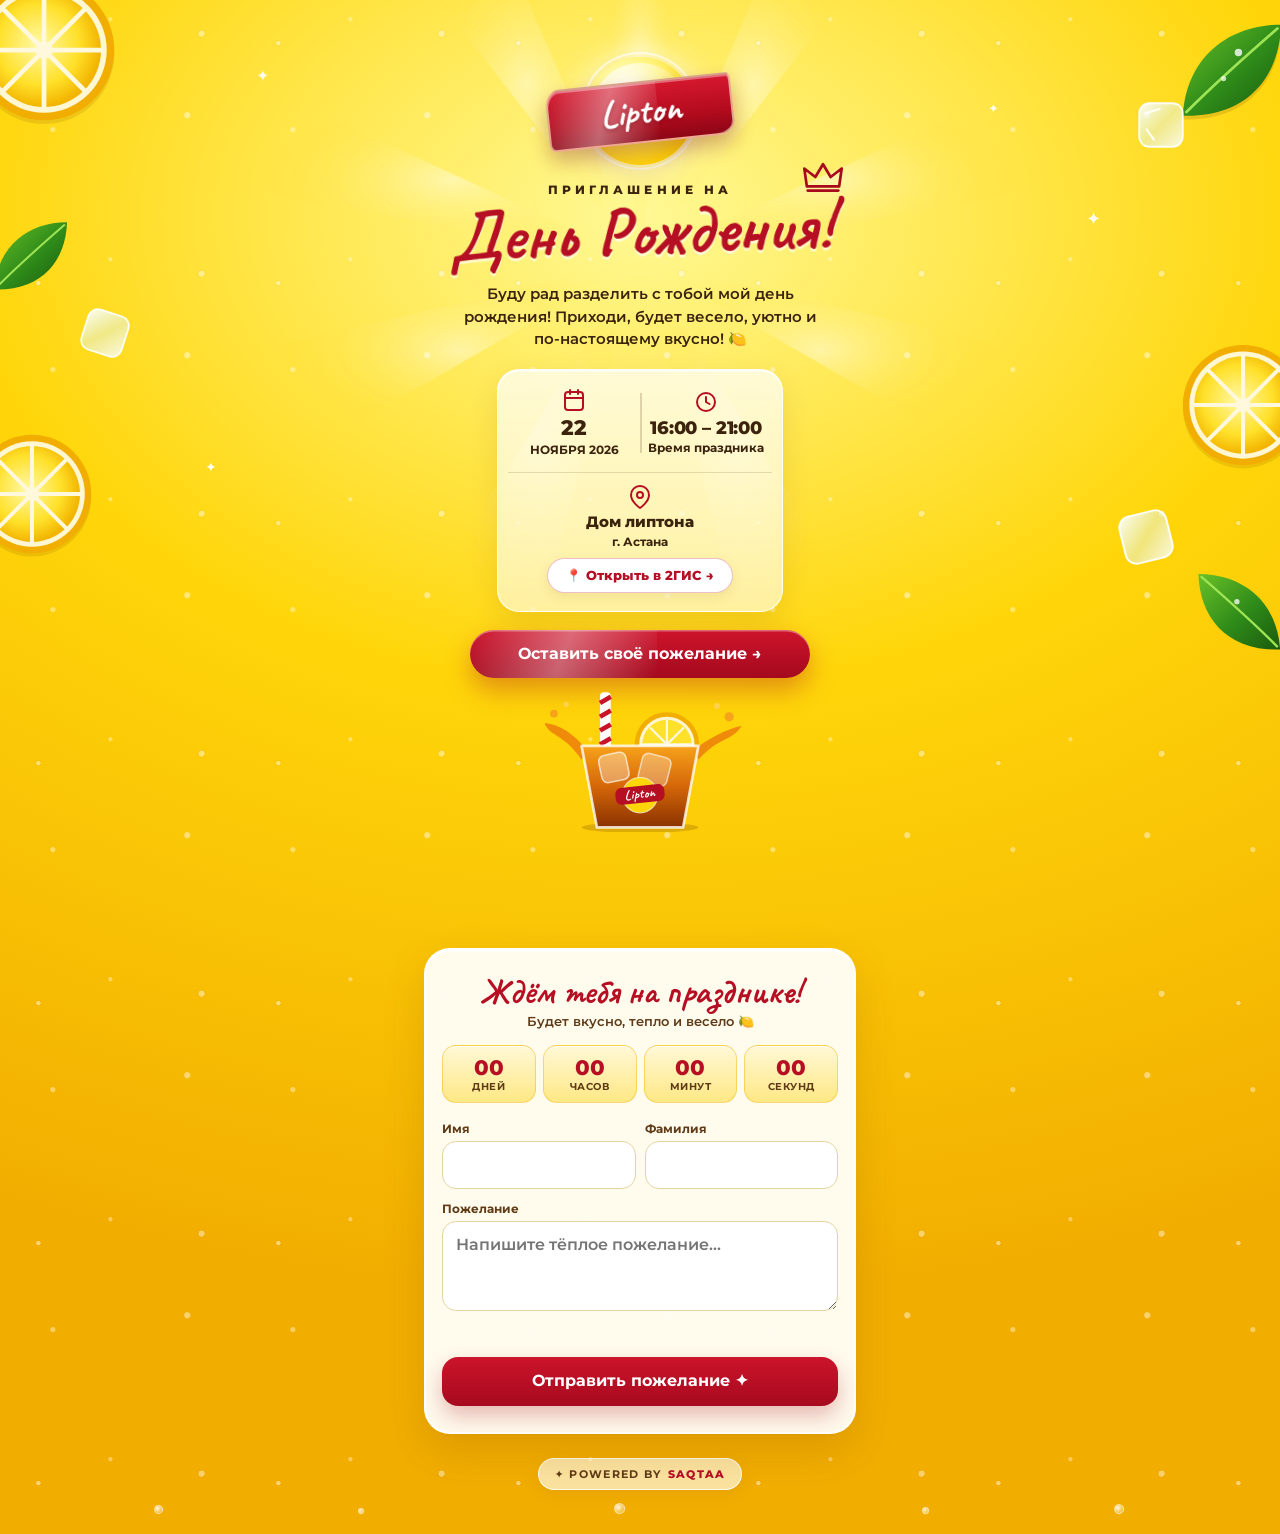
<file: lemon.html>
<!doctype html>
<html lang="ru">
<head>
<meta charset="utf-8">
<meta name="viewport" content="width=device-width,initial-scale=1,viewport-fit=cover">
<meta name="robots" content="noindex">
<title>Приглашение на День Рождения 🍋</title>
<meta property="og:type" content="website">
<meta property="og:title" content="Приглашение на День Рождения! 🍋">
<meta property="og:description" content="22 ноября, 16:00–21:00 · Дом липтона. Загляни на приглашение и оставь тёплое пожелание!">
<link rel="preconnect" href="https://fonts.googleapis.com">
<link rel="preconnect" href="https://fonts.gstatic.com" crossorigin>
<link href="https://fonts.googleapis.com/css2?family=Caveat:wght@700&family=Montserrat:wght@400;500;600;700;800&display=swap" rel="stylesheet">
<style>
:root{
  --sun-light:#FFF995;
  --sun-mid:#FFD60A;
  --sun-deep:#F2AE00;
  --crimson:#B60F24;
  --crimson-dark:#880716;
  --ink:#3B230E;
  --ink-soft:#5E3A17;
  --shadow:0 18px 42px rgba(120,66,0,.18);
}
*{box-sizing:border-box;-webkit-tap-highlight-color:transparent}
html{
  scroll-behavior:smooth;
  background:#FFD40A;
  min-height:100%;
}
body{
  margin:0;
  min-height:100dvh;
  font-family:'Montserrat',system-ui,-apple-system,sans-serif;
  color:var(--ink);
  background:radial-gradient(120% 70% at 50% 14%,var(--sun-light) 0%,var(--sun-mid) 44%,var(--sun-deep) 100%);
  overflow-x:clip;
  -webkit-font-smoothing:antialiased;
}

/* Вся сцена в потоке документа (без position:fixed и background-attachment:fixed — панели Safari остаются прозрачными и без лагов) */
.page-shell{
  position:relative;
  min-height:100dvh;
  overflow:hidden;
}

/* Мягкие солнечные лучи (лёгкий SVG без тяжёлых масок) */
.sun-glow{
  position:absolute;
  top:-120px;left:50%;
  width:760px;height:760px;
  transform:translate3d(-50%,0,0);
  pointer-events:none;z-index:0;
  opacity:.52;
  will-change:transform,opacity;
  animation:sunBreathe 10s ease-in-out infinite;
}
.sun-glow svg{width:100%;height:100%;display:block}

/* Лёгкие росинки и пузырьки чая */
.dew-dots{
  position:absolute;inset:0;pointer-events:none;z-index:0;
  background-image:
    radial-gradient(circle at 16% 18%,rgba(255,255,255,.82) 0 2px,rgba(180,110,0,.14) 2.5px,transparent 3.5px),
    radial-gradient(circle at 84% 14%,rgba(255,255,255,.78) 0 2.8px,rgba(180,110,0,.12) 3.4px,transparent 4.6px),
    radial-gradient(circle at 22% 54%,rgba(255,255,255,.7) 0 2px,transparent 3.2px),
    radial-gradient(circle at 78% 48%,rgba(255,255,255,.8) 0 2.4px,transparent 3.8px),
    radial-gradient(circle at 46% 8%,rgba(255,255,255,.68) 0 1.6px,transparent 2.6px);
  background-size:240px 240px;
  opacity:.55;
}

/* Декоративная сцена (лимоны, листья, кубики льда, пузырьки) — только GPU transform без filter:drop-shadow */
.decor-layer{
  position:absolute;inset:0;pointer-events:none;z-index:1;overflow:hidden;
}
.fl{
  position:absolute;
  will-change:transform;
  transform:translate3d(0,0,0);
}
.fl svg{display:block;width:100%;height:auto}

.fl-lemon-tl{top:-22px;left:-26px;width:124px;animation:orbitA 9s ease-in-out infinite}
.fl-lemon-bl{top:430px;left:-32px;width:96px;animation:orbitB 10.5s ease-in-out infinite}
.fl-lemon-mr{top:340px;right:-28px;width:104px;animation:orbitA 9.8s ease-in-out infinite reverse}
.fl-leaf-tr{top:8px;right:-16px;width:106px;animation:leafFloatA 7.5s ease-in-out infinite}
.fl-leaf-ml{top:210px;left:-18px;width:78px;animation:leafFloatB 8.6s ease-in-out infinite}
.fl-leaf-br{top:560px;right:-14px;width:88px;animation:leafFloatA 9.2s ease-in-out infinite reverse}
.fl-ice-1{top:96px;right:18px;width:46px;animation:iceOrbit 7.2s ease-in-out infinite}
.fl-ice-2{top:305px;left:14px;width:44px;animation:iceOrbit 8.4s ease-in-out infinite .9s}
.fl-ice-3{top:505px;right:24px;width:52px;animation:iceOrbit 7.8s ease-in-out infinite 1.7s}

/* Искры и пузырьки на GPU */
.spark{
  position:absolute;
  color:#FFFDF0;
  font-size:16px;line-height:1;
  will-change:transform,opacity;
  animation:twinkle 3.4s ease-in-out infinite;
}
.sp1{top:68px;left:20%;animation-delay:0s}
.sp2{top:102px;right:22%;font-size:13px;animation-delay:1.1s}
.sp3{top:210px;right:14%;font-size:18px;animation-delay:1.9s}
.sp4{top:460px;left:16%;font-size:14px;animation-delay:.6s}

.bbl{
  position:absolute;bottom:20px;border-radius:50%;
  background:radial-gradient(circle at 35% 35%,rgba(255,255,255,.92),rgba(255,255,255,.22) 70%,transparent);
  border:1px solid rgba(255,255,255,.55);
  will-change:transform,opacity;
  animation:bubbleDrift linear infinite;
}
.b1{left:12%;width:9px;height:9px;animation-duration:7.2s;animation-delay:-1s}
.b2{left:28%;width:6px;height:6px;animation-duration:5.8s;animation-delay:-3.4s}
.b3{left:48%;width:11px;height:11px;animation-duration:8.4s;animation-delay:-2.1s}
.b4{left:72%;width:7px;height:7px;animation-duration:6.5s;animation-delay:-4.6s}
.b5{left:87%;width:10px;height:10px;animation-duration:7.8s;animation-delay:-1.5s}

@media (min-width:600px){
  .fl-lemon-tl{width:152px;top:-26px;left:-32px}
  .fl-lemon-bl{width:128px}
  .fl-lemon-mr{width:130px}
  .fl-leaf-tr{width:130px}
  .fl-leaf-ml{width:96px}
  .fl-leaf-br{width:108px}
  .fl-ice-1{width:58px;right:7%}
  .fl-ice-2{width:56px;left:6%}
  .fl-ice-3{width:64px;right:8%}
}

/* Основная обёртка (под экран телефона) */
.wrap{
  position:relative;z-index:2;
  max-width:460px;margin:0 auto;
  padding:calc(16px + env(safe-area-inset-top)) 14px calc(44px + env(safe-area-inset-bottom));
}

/* Главный постер (первый экран на телефоне) */
.poster{
  text-align:center;
  min-height:calc(100dvh - 32px);
  display:flex;flex-direction:column;align-items:center;justify-content:center;
  padding:8px 2px 28px;
}

/* Эмблема в стиле Lipton */
.emblem{
  position:relative;display:inline-flex;align-items:center;justify-content:center;
  width:196px;height:122px;margin:2px auto 8px;
  cursor:pointer;user-select:none;
  will-change:transform,opacity;
  animation:emblemEnter .85s cubic-bezier(.22,1.25,.36,1) both;
  transition:transform .16s ease;
}
.emblem:active{transform:scale(.93)}
.emblem-ring{
  position:absolute;width:118px;height:118px;border-radius:50%;
  border:2px solid rgba(255,255,255,.68);
  will-change:transform,opacity;
  animation:haloRipple 3.6s ease-out infinite;
}
.emblem-sun{
  width:108px;height:108px;border-radius:50%;
  background:radial-gradient(circle at 38% 32%,#FFFFFF 0%,#FFF57E 36%,#FFD000 78%,#F0A800 100%);
  box-shadow:0 0 34px rgba(255,255,255,.85),0 10px 22px rgba(170,96,0,.2);
  position:relative;
}
.emblem-sun::after{
  content:"";position:absolute;inset:6px;border-radius:50%;
  background:linear-gradient(145deg,rgba(255,255,255,.82),transparent 55%);
}
.emblem-ribbon{
  position:absolute;left:50%;top:50%;
  transform:translate3d(-50%,-48%,0) rotate(-6deg);
  min-width:186px;max-width:240px;padding:9px 22px 11px;
  background:linear-gradient(180deg,#D6182E 0%,#B40B1E 60%,#8D0615 100%);
  border-radius:14px 4px 18px 6px / 18px 8px 14px 8px;
  box-shadow:0 10px 20px rgba(110,8,20,.3),inset 0 2px 0 rgba(255,255,255,.35);
  border:2px solid rgba(255,245,200,.65);
  overflow:hidden;
  will-change:transform,opacity;
  animation:ribbonUnfurl .85s .1s cubic-bezier(.2,1.18,.35,1) both;
}
.emblem-ribbon::after{
  content:"";position:absolute;top:0;left:0;width:60%;height:100%;
  background:linear-gradient(110deg,transparent,rgba(255,255,255,.38),transparent);
  will-change:transform;
  animation:shineGlide 4.5s 1s ease-in-out infinite;
}
.emblem-ribbon span{
  display:block;position:relative;z-index:1;
  font-family:'Caveat',cursive;font-weight:700;
  font-size:38px;line-height:1;color:#fff;
  text-shadow:0 2px 4px rgba(80,0,10,.32);
  white-space:nowrap;overflow:hidden;text-overflow:ellipsis;
}

/* Заголовок с короной */
.title-wrap{
  position:relative;display:inline-block;margin:2px auto 8px;
  will-change:transform,opacity;
  animation:riseSoft .72s .16s cubic-bezier(.22,1,.36,1) both;
}
.crown{
  position:absolute;top:-22px;right:-12px;width:42px;height:34px;
  will-change:transform;
  animation:crownRock 3.6s ease-in-out infinite;
}
.kicker{
  font-size:12px;font-weight:800;letter-spacing:.34em;text-transform:uppercase;
  color:var(--ink);margin:0 0 2px;
}
.main-title{
  margin:0;
  font-family:'Caveat',cursive;font-weight:700;
  font-size:clamp(50px,14vw,70px);line-height:.94;
  color:var(--crimson);
  text-shadow:0 3px 0 rgba(255,255,255,.6);
  transform:rotate(-2deg);
}
.lead{
  max-width:380px;margin:10px auto 0;
  font-size:15px;line-height:1.5;font-weight:600;color:var(--ink);
  will-change:transform,opacity;
  animation:riseSoft .72s .26s cubic-bezier(.22,1,.36,1) both;
}

/* Мобильный 2+1 блок даты, времени и места (без тяжёлого backdrop-filter для 60fps на iPhone) */
.meta-grid{
  margin:18px auto 18px;
  display:grid;
  grid-template-columns:1fr 1fr;
  background:linear-gradient(180deg,rgba(255,253,238,.82) 0%,rgba(255,248,204,.74) 100%);
  border:1.5px solid rgba(255,255,255,.88);
  border-radius:22px;
  padding:14px 10px;
  box-shadow:0 12px 28px rgba(145,84,0,.14),inset 0 1.5px 0 rgba(255,255,255,.95);
  will-change:transform,opacity;
  animation:riseSoft .75s .34s cubic-bezier(.22,1,.36,1) both;
}
.meta-col{
  padding:4px 8px;display:flex;flex-direction:column;align-items:center;justify-content:center;
  position:relative;
}
.meta-col-time::before{
  content:"";position:absolute;left:0;top:12%;bottom:12%;width:1.5px;
  background:rgba(94,58,23,.2);
}
.meta-col-place{
  grid-column:1 / -1;
  margin-top:10px;padding-top:12px;
  border-top:1.5px solid rgba(94,58,23,.16);
}
.meta-ico{width:24px;height:24px;margin-bottom:4px;color:var(--crimson)}
.meta-big{font-size:21px;font-weight:800;line-height:1.12;color:var(--ink)}
.meta-big.time-range{font-size:18px;letter-spacing:-.01em}
.meta-sub{font-size:11.5px;font-weight:700;line-height:1.35;color:var(--ink);margin-top:3px}
.place-name{font-size:15px;font-weight:800;color:var(--ink);line-height:1.25}
.gis-btn{
  margin-top:8px;
  display:inline-flex;align-items:center;justify-content:center;gap:6px;
  padding:9px 18px;border-radius:999px;
  background:#FFFFFF;
  border:1.5px solid rgba(182,15,36,.26);
  color:var(--crimson);font-size:12.5px;font-weight:800;text-decoration:none;
  box-shadow:0 4px 12px rgba(120,66,0,.1);
  transition:transform .16s ease;
}
.gis-btn:active{transform:scale(.95)}

/* Красная кнопка-пилюля с плавным бликом */
.cta-pill{
  position:relative;overflow:hidden;
  display:inline-flex;align-items:center;justify-content:center;gap:10px;
  width:100%;max-width:340px;
  padding:15px 24px;border-radius:999px;border:0;cursor:pointer;
  background:linear-gradient(180deg,#CE142C 0%,#A4091D 100%);
  color:#fff;font:700 15.5px/1.15 'Montserrat',sans-serif;text-decoration:none;
  box-shadow:0 12px 26px rgba(166,10,30,.34),inset 0 1.5px 0 rgba(255,255,255,.35);
  transition:transform .16s ease;
  will-change:transform,opacity;
  animation:riseSoft .75s .42s cubic-bezier(.22,1,.36,1) both;
}
.cta-pill::after{
  content:"";position:absolute;top:0;left:0;width:55%;height:100%;
  background:linear-gradient(110deg,transparent,rgba(255,255,255,.36),transparent);
  will-change:transform;
  animation:shineGlide 3.8s 1.2s ease-in-out infinite;
}
.cta-pill:active{transform:scale(.96)}

/* Стакан холодного чая со всплеском */
.drink-stage{
  position:relative;height:136px;margin:18px auto 0;
  display:flex;align-items:flex-end;justify-content:center;
  cursor:pointer;
  will-change:transform,opacity;
  animation:riseSoft .8s .5s cubic-bezier(.22,1,.36,1) both;
}
.drink-svg{
  width:246px;height:auto;
  will-change:transform;
  animation:drinkFloat 5.2s ease-in-out infinite;
}
.ice-cube-bob{
  transform-box:fill-box;transform-origin:center;
  animation:iceInGlass 4s ease-in-out infinite;
}
.glass-lemon{
  transform-box:fill-box;transform-origin:center;
  animation:lemonRock 4.6s ease-in-out infinite;
}
.splash-drop{
  transform-box:fill-box;transform-origin:center;
  animation:dropBounce 3.2s ease-in-out infinite;
}
.straw-tilt{
  transform-box:fill-box;transform-origin:bottom center;
  animation:strawSway 4.8s ease-in-out infinite;
}

/* Отступ ко второму блоку (Таймер и Пожелания) */
.card{
  position:relative;z-index:2;
  margin-top:64px;
  scroll-margin-top:22px;
  background:rgba(255,253,245,.97);
  border-radius:26px;
  padding:24px 16px 26px;
  box-shadow:var(--shadow),inset 0 1.5px 0 #FFFFFF;
  border:2px solid rgba(255,255,255,.95);
  will-change:transform,opacity;
  opacity:0;transform:translate3d(0,26px,0) scale(.98);
  transition:opacity .65s cubic-bezier(.22,1,.36,1),transform .65s cubic-bezier(.22,1,.36,1),box-shadow .4s ease;
}
.card.is-visible{opacity:1;transform:translate3d(0,0,0) scale(1)}
.card.focus-glow{box-shadow:0 0 0 4px rgba(182,15,36,.2),0 22px 52px rgba(120,66,0,.24)}
.card-h{
  margin:0 0 4px;text-align:center;
  font-family:'Caveat',cursive;font-size:35px;line-height:1;color:var(--crimson);
}
.card-sub{margin:0 0 16px;text-align:center;font-size:13px;color:var(--ink-soft);font-weight:600}

/* Обратный отсчёт */
.timer{
  display:grid;grid-template-columns:repeat(4,1fr);gap:7px;margin-bottom:18px;
}
.t-box{
  background:linear-gradient(180deg,#FFF8D6,#FFE885);
  border:1.5px solid rgba(242,177,0,.45);
  border-radius:14px;padding:10px 4px;text-align:center;
  box-shadow:inset 0 1px 0 rgba(255,255,255,.85);
  opacity:0;transform:translate3d(0,12px,0) scale(.92);
  transition:opacity .45s ease,transform .45s cubic-bezier(.22,1.25,.36,1);
}
.card.is-visible .t-box{opacity:1;transform:translate3d(0,0,0) scale(1)}
.card.is-visible .t-box:nth-child(2){transition-delay:.07s}
.card.is-visible .t-box:nth-child(3){transition-delay:.14s}
.card.is-visible .t-box:nth-child(4){transition-delay:.21s}
.t-num{display:block;font-size:21px;font-weight:800;color:var(--crimson);line-height:1.1;font-variant-numeric:tabular-nums}
.t-lbl{display:block;font-size:9.5px;font-weight:700;text-transform:uppercase;letter-spacing:.05em;color:var(--ink-soft);margin-top:2px}

.note-box{
  background:#FFF7D6;border-left:4px solid var(--crimson);
  border-radius:12px;padding:11px 13px;margin-bottom:16px;
  font-size:13px;line-height:1.45;color:var(--ink);font-weight:600;
}

/* [REMOVABLE RSVP CSS START] */
.rsvp-form{display:grid;gap:12px}
.ed-row2{display:grid;grid-template-columns:1fr 1fr;gap:9px}
.fld{min-width:0}
.fld label{display:block;font-size:12px;font-weight:700;color:var(--ink-soft);margin:0 0 5px}
.fld input,.fld textarea{
  width:100%;max-width:100%;min-width:0;padding:12px 13px;border-radius:14px;
  border:1.5px solid #E5D4A1;background:#fff;
  font:600 16px/1.35 'Montserrat',sans-serif;color:var(--ink);
  outline:none;transition:border-color .18s,box-shadow .18s;
}
.fld textarea{min-height:88px;resize:vertical}
.fld input:focus,.fld textarea:focus{
  border-color:var(--crimson);box-shadow:0 0 0 3px rgba(182,15,36,.12);
}
.fld input.bad,.fld textarea.bad{border-color:#C4001A;animation:shake .32s ease}
.err-msg{min-height:18px;font-size:12.5px;font-weight:700;color:#C4001A;text-align:center}
.submit-btn{
  width:100%;padding:15px 20px;border:0;border-radius:16px;cursor:pointer;
  background:linear-gradient(180deg,#CC142B 0%,#A60A1E 100%);
  color:#fff;font:700 15.5px/1.2 'Montserrat',sans-serif;
  box-shadow:0 10px 22px rgba(166,10,30,.28);
  transition:transform .15s ease;
}
.submit-btn:active{transform:scale(.97)}

.done-box{text-align:center;padding:8px 4px}
.done-emoji{font-size:44px;line-height:1;margin-bottom:8px;animation:popIn .45s ease}
.done-title{margin:0 0 6px;font-size:20px;font-weight:800;color:var(--crimson)}
.done-text{margin:0 0 16px;font-size:14px;line-height:1.5;color:var(--ink-soft);font-weight:500}
.edit-ans-btn{
  background:#FFF3C4;border:1.5px solid #E5C86B;color:var(--ink);
  border-radius:12px;padding:11px 18px;font:700 13px/1 'Montserrat',sans-serif;cursor:pointer;
}
.edit-ans-btn:active{transform:scale(.96)}
/* [REMOVABLE RSVP CSS END] */

/* Тег внизу приглашения */
.powered-tag{
  margin-top:24px;text-align:center;
}
.powered-tag a{
  display:inline-flex;align-items:center;gap:6px;
  padding:8px 16px;border-radius:999px;
  background:rgba(255,253,235,.68);
  border:1px solid rgba(255,255,255,.85);
  color:var(--ink-soft);text-decoration:none;
  font-size:11px;font-weight:700;letter-spacing:.12em;text-transform:uppercase;
  box-shadow:0 6px 16px rgba(145,84,0,.1);
  transition:transform .16s ease;
}
.powered-tag a:active{transform:scale(.96)}
.powered-tag b{color:var(--crimson);font-weight:800}

/* Частицы цитрусового всплеска (GPU transform only) */
.burst-dot{
  position:fixed;pointer-events:none;z-index:999;
  font-size:19px;line-height:1;
  will-change:transform,opacity;
  animation:burstFly .75s cubic-bezier(.16,.85,.32,1) forwards;
}

/* Быстрые GPU-анимации (только transform и opacity) */
@keyframes sunBreathe{
  0%,100%{transform:translate3d(-50%,0,0) scale(1) rotate(0deg);opacity:.5}
  50%{transform:translate3d(-50%,0,0) scale(1.06) rotate(8deg);opacity:.7}
}
@keyframes orbitA{
  0%,100%{transform:translate3d(0,0,0) rotate(-6deg)}
  33%{transform:translate3d(5px,9px,0) rotate(0deg)}
  66%{transform:translate3d(-4px,4px,0) rotate(4deg)}
}
@keyframes orbitB{
  0%,100%{transform:translate3d(0,0,0) rotate(6deg)}
  50%{transform:translate3d(6px,-11px,0) rotate(-3deg)}
}
@keyframes leafFloatA{
  0%,100%{transform:translate3d(0,0,0) rotate(0deg)}
  50%{transform:translate3d(-4px,7px,0) rotate(6deg)}
}
@keyframes leafFloatB{
  0%,100%{transform:translate3d(0,0,0) rotate(0deg)}
  50%{transform:translate3d(5px,-7px,0) rotate(-7deg)}
}
@keyframes iceOrbit{
  0%,100%{transform:translate3d(0,0,0) rotate(0deg)}
  50%{transform:translate3d(3px,-10px,0) rotate(10deg)}
}
@keyframes twinkle{
  0%,100%{transform:scale(.65) rotate(0deg);opacity:.25}
  50%{transform:scale(1.18) rotate(22deg);opacity:.92}
}
@keyframes bubbleDrift{
  0%{transform:translate3d(0,0,0) scale(.65);opacity:0}
  15%{opacity:.65}
  85%{opacity:.5}
  100%{transform:translate3d(0,-760px,0) scale(1.12);opacity:0}
}
@keyframes emblemEnter{
  0%{opacity:0;transform:translate3d(0,-14px,0) scale(.75)}
  100%{opacity:1;transform:translate3d(0,0,0) scale(1)}
}
@keyframes ribbonUnfurl{
  0%{opacity:0;transform:translate3d(-50%,-48%,0) rotate(-14deg) scale(.82)}
  100%{opacity:1;transform:translate3d(-50%,-48%,0) rotate(-6deg) scale(1)}
}
@keyframes shineGlide{
  0%{transform:translate3d(-190%,0,0)}
  35%,100%{transform:translate3d(260%,0,0)}
}
@keyframes crownRock{
  0%,100%{transform:rotate(14deg) translate3d(0,0,0)}
  50%{transform:rotate(21deg) translate3d(0,-3px,0) scale(1.06)}
}
@keyframes drinkFloat{
  0%,100%{transform:translate3d(0,0,0) rotate(-.5deg)}
  50%{transform:translate3d(0,-6px,0) rotate(.7deg)}
}
@keyframes iceInGlass{
  0%,100%{transform:translate3d(0,0,0) rotate(-6deg)}
  50%{transform:translate3d(0,-4px,0) rotate(4deg)}
}
@keyframes strawSway{
  0%,100%{transform:rotate(-14deg)}
  50%{transform:rotate(-10deg)}
}
@keyframes riseSoft{
  0%{opacity:0;transform:translate3d(0,16px,0)}
  100%{opacity:1;transform:translate3d(0,0,0)}
}
@keyframes popIn{
  0%{opacity:0;transform:scale(.82)}
  100%{opacity:1;transform:scale(1)}
}
@keyframes shake{
  0%,100%{transform:translate3d(0,0,0)}
  25%{transform:translate3d(-5px,0,0)}
  75%{transform:translate3d(5px,0,0)}
}
@keyframes haloRipple{
  0%{transform:scale(.9);opacity:.85}
  70%{transform:scale(1.38);opacity:0}
  100%{transform:scale(1.38);opacity:0}
}
@keyframes lemonRock{
  0%,100%{transform:rotate(-4deg) translate3d(0,0,0)}
  50%{transform:rotate(5deg) translate3d(0,-3px,0)}
}
@keyframes dropBounce{
  0%,100%{transform:translate3d(0,0,0) scale(1);opacity:.9}
  50%{transform:translate3d(0,-6px,0) scale(1.18);opacity:1}
}
@keyframes burstFly{
  0%{opacity:1;transform:translate3d(-50%,-50%,0) scale(.5)}
  100%{opacity:0;transform:translate3d(calc(-50% + var(--tx)),calc(-50% + var(--ty)),0) scale(1.15) rotate(var(--rot))}
}

@media (max-width:360px){
  .ed-row2{grid-template-columns:1fr}
  .att-row{grid-template-columns:1fr}
}
@media (prefers-reduced-motion:reduce){
  *{animation:none!important;transition:none!important}
  .card{opacity:1!important;transform:none!important}
}
</style>
</head>
<body>

<div class="page-shell">
  <!-- Мягкое солнечное сияние -->
  <div class="sun-glow" aria-hidden="true">
    <svg viewBox="0 0 400 400">
      <defs>
        <radialGradient id="rayG" cx="50%" cy="50%" r="50%">
          <stop offset="0%" stop-color="#FFFFFF" stop-opacity="0.85"/>
          <stop offset="45%" stop-color="#FFF6A8" stop-opacity="0.35"/>
          <stop offset="100%" stop-color="#FFD60A" stop-opacity="0"/>
        </radialGradient>
      </defs>
      <g fill="url(#rayG)">
        <polygon points="200,200 175,0 225,0"/>
        <polygon points="200,200 280,15 320,45"/>
        <polygon points="200,200 385,115 400,165"/>
        <polygon points="200,200 390,245 365,295"/>
        <polygon points="200,200 305,365 255,395"/>
        <polygon points="200,200 145,395 95,365"/>
        <polygon points="200,200 35,295 10,245"/>
        <polygon points="200,200 0,165 15,115"/>
        <polygon points="200,200 80,45 120,15"/>
      </g>
    </svg>
  </div>

  <div class="dew-dots" aria-hidden="true"></div>

  <!-- Декоративная сцена (все элементы оптимизированы под iPhone GPU) -->
  <div class="decor-layer" aria-hidden="true">
    <span class="spark sp1">✦</span>
    <span class="spark sp2">✦</span>
    <span class="spark sp3">✦</span>
    <span class="spark sp4">✦</span>

    <span class="bbl b1"></span><span class="bbl b2"></span><span class="bbl b3"></span>
    <span class="bbl b4"></span><span class="bbl b5"></span>

    <!-- Долька лимона слева сверху -->
    <div class="fl fl-lemon-tl">
      <svg viewBox="0 0 160 160">
        <defs>
          <radialGradient id="lemG" cx="45%" cy="45%" r="55%">
            <stop offset="0%" stop-color="#FFF9A6"/>
            <stop offset="65%" stop-color="#FFE029"/>
            <stop offset="100%" stop-color="#F2B400"/>
          </radialGradient>
        </defs>
        <circle cx="80" cy="84" r="74" fill="rgba(130,72,0,.14)"/>
        <circle cx="80" cy="80" r="74" fill="#F2AE00"/>
        <circle cx="80" cy="80" r="66" fill="#FFF7D1"/>
        <circle cx="80" cy="80" r="60" fill="url(#lemG)"/>
        <g stroke="#FFF8DC" stroke-width="5" stroke-linecap="round">
          <line x1="80" y1="20" x2="80" y2="140"/><line x1="20" y1="80" x2="140" y2="80"/>
          <line x1="38" y1="38" x2="122" y2="122"/><line x1="122" y1="38" x2="38" y2="122"/>
        </g>
        <circle cx="80" cy="80" r="9" fill="#FFF8DC"/>
      </svg>
    </div>

    <!-- Долька лимона слева ниже -->
    <div class="fl fl-lemon-bl">
      <svg viewBox="0 0 160 160">
        <circle cx="80" cy="84" r="74" fill="rgba(130,72,0,.14)"/>
        <circle cx="80" cy="80" r="74" fill="#F2AE00"/>
        <circle cx="80" cy="80" r="66" fill="#FFF7D1"/>
        <circle cx="80" cy="80" r="60" fill="url(#lemG)"/>
        <g stroke="#FFF8DC" stroke-width="5" stroke-linecap="round">
          <line x1="80" y1="20" x2="80" y2="140"/><line x1="20" y1="80" x2="140" y2="80"/>
          <line x1="38" y1="38" x2="122" y2="122"/><line x1="122" y1="38" x2="38" y2="122"/>
        </g>
        <circle cx="80" cy="80" r="9" fill="#FFF8DC"/>
      </svg>
    </div>

    <!-- Долька лимона справа -->
    <div class="fl fl-lemon-mr">
      <svg viewBox="0 0 160 160">
        <circle cx="80" cy="84" r="74" fill="rgba(130,72,0,.14)"/>
        <circle cx="80" cy="80" r="74" fill="#F2AE00"/>
        <circle cx="80" cy="80" r="66" fill="#FFF7D1"/>
        <circle cx="80" cy="80" r="60" fill="url(#lemG)"/>
        <g stroke="#FFF8DC" stroke-width="5" stroke-linecap="round">
          <line x1="80" y1="20" x2="80" y2="140"/><line x1="20" y1="80" x2="140" y2="80"/>
          <line x1="38" y1="38" x2="122" y2="122"/><line x1="122" y1="38" x2="38" y2="122"/>
        </g>
        <circle cx="80" cy="80" r="9" fill="#FFF8DC"/>
      </svg>
    </div>

    <!-- Листья чая -->
    <div class="fl fl-leaf-tr">
      <svg viewBox="0 0 140 140">
        <defs>
          <linearGradient id="leafG" x1="0" y1="0" x2="1" y2="1">
            <stop offset="0%" stop-color="#6AC128"/>
            <stop offset="55%" stop-color="#2E8A19"/>
            <stop offset="100%" stop-color="#1A5A0D"/>
          </linearGradient>
        </defs>
        <path d="M18,120 C22,56 68,22 124,22 C122,78 88,122 18,120 Z" fill="rgba(90,45,0,.14)"/>
        <path d="M18,116 C22,52 68,18 124,18 C122,74 88,118 18,116 Z" fill="url(#leafG)"/>
        <path d="M22,112 C56,78 90,48 120,22" stroke="#9EE454" stroke-width="3" fill="none" stroke-linecap="round"/>
        <circle cx="78" cy="48" r="4" fill="rgba(255,255,255,.78)"/>
        <circle cx="62" cy="76" r="2.8" fill="rgba(255,255,255,.72)"/>
      </svg>
    </div>

    <div class="fl fl-leaf-ml">
      <svg viewBox="0 0 140 140">
        <path d="M18,116 C22,52 68,18 124,18 C122,74 88,118 18,116 Z" fill="url(#leafG)"/>
        <path d="M22,112 C56,78 90,48 120,22" stroke="#9EE454" stroke-width="3" fill="none" stroke-linecap="round"/>
      </svg>
    </div>

    <div class="fl fl-leaf-br">
      <svg viewBox="0 0 140 140">
        <path d="M122,116 C118,52 72,18 16,18 C18,74 52,118 122,116 Z" fill="url(#leafG)"/>
        <path d="M118,112 C84,78 50,48 20,22" stroke="#9EE454" stroke-width="3" fill="none" stroke-linecap="round"/>
        <circle cx="66" cy="54" r="3.5" fill="rgba(255,255,255,.75)"/>
      </svg>
    </div>

    <!-- Кубики льда -->
    <div class="fl fl-ice-1">
      <svg viewBox="0 0 80 80">
        <defs>
          <linearGradient id="iceG" x1="0" y1="0" x2="1" y2="1">
            <stop offset="0%" stop-color="rgba(255,255,255,.94)"/>
            <stop offset="50%" stop-color="rgba(225,248,255,.46)"/>
            <stop offset="100%" stop-color="rgba(255,255,255,.84)"/>
          </linearGradient>
        </defs>
        <rect x="10" y="10" width="60" height="60" rx="14" fill="url(#iceG)" stroke="rgba(255,255,255,.92)" stroke-width="2.5"/>
        <path d="M18,24 L38,18 M20,46 L30,60" stroke="rgba(255,255,255,.88)" stroke-width="3" stroke-linecap="round"/>
      </svg>
    </div>

    <div class="fl fl-ice-2">
      <svg viewBox="0 0 80 80">
        <rect x="10" y="10" width="60" height="60" rx="14" fill="url(#iceG)" stroke="rgba(255,255,255,.92)" stroke-width="2.5" transform="rotate(18 40 40)"/>
      </svg>
    </div>

    <div class="fl fl-ice-3">
      <svg viewBox="0 0 80 80">
        <rect x="10" y="10" width="60" height="60" rx="14" fill="url(#iceG)" stroke="rgba(255,255,255,.92)" stroke-width="2.5" transform="rotate(-14 40 40)"/>
      </svg>
    </div>
  </div>

  <main class="wrap">
    <section class="poster">
      <div class="emblem" id="emblemTap" title="Нажми для всплеска 🍋">
        <div class="emblem-ring"></div>
        <div class="emblem-sun"></div>
        <div class="emblem-ribbon"><span id="vBadge">Lipton</span></div>
      </div>

      <div class="title-wrap">
        <svg class="crown" viewBox="0 0 48 40" fill="none" aria-hidden="true">
          <path d="M5 31L2 10L15 20L24 5L33 20L46 10L43 31H5Z" stroke="#A80A1D" stroke-width="3.2" stroke-linejoin="round"/>
          <line x1="6" y1="36" x2="42" y2="36" stroke="#A80A1D" stroke-width="3.2" stroke-linecap="round"/>
        </svg>
        <p class="kicker" id="vKicker">ПРИГЛАШЕНИЕ НА</p>
        <h1 class="main-title" id="vTitle">День Рождения!</h1>
      </div>

      <p class="lead" id="vLead">Буду рад разделить с тобой мой день рождения! Приходи, будет весело, уютно и по-настоящему вкусно! 🍋</p>

      <div class="meta-grid">
        <div class="meta-col">
          <svg class="meta-ico" viewBox="0 0 24 24" fill="none" stroke="currentColor" stroke-width="2" stroke-linecap="round" stroke-linejoin="round">
            <rect x="3" y="4" width="18" height="18" rx="3"/><line x1="16" y1="2" x2="16" y2="6"/><line x1="8" y1="2" x2="8" y2="6"/><line x1="3" y1="10" x2="21" y2="10"/>
          </svg>
          <div class="meta-big" id="vDay">22</div>
          <div class="meta-sub" id="vMonthYear">НОЯБРЯ 2026</div>
        </div>

        <div class="meta-col meta-col-time">
          <svg class="meta-ico" viewBox="0 0 24 24" fill="none" stroke="currentColor" stroke-width="2" stroke-linecap="round" stroke-linejoin="round">
            <circle cx="12" cy="12" r="9"/><polyline points="12 7 12 12 15.5 14"/>
          </svg>
          <div class="meta-big time-range" id="vTime">16:00 – 21:00</div>
          <div class="meta-sub">Время праздника</div>
        </div>

        <div class="meta-col meta-col-place">
          <svg class="meta-ico" viewBox="0 0 24 24" fill="none" stroke="currentColor" stroke-width="2" stroke-linecap="round" stroke-linejoin="round">
            <path d="M21 10c0 7-9 13-9 13s-9-6-9-13a9 9 0 0 1 18 0z"/><circle cx="12" cy="10" r="3"/>
          </svg>
          <div class="place-name" id="vVenue">Дом липтона</div>
          <div class="meta-sub" id="vAddr">г. Астана</div>
          <a class="gis-btn" id="vMapLink" href="#" target="_blank" rel="noopener" hidden>📍 Открыть в 2ГИС →</a>
        </div>
      </div>

      <a href="#rsvpSection" class="cta-pill" id="heroCta">Оставить своё пожелание →</a>

      <!-- Иллюстрация стакана Lipton Ice Tea со всплеском -->
      <div class="drink-stage" id="drinkTap">
        <svg class="drink-svg" viewBox="0 0 320 190" fill="none">
          <defs>
            <linearGradient id="teaGrad" x1="0" y1="0" x2="0" y2="1">
              <stop offset="0%" stop-color="#F7A21B"/>
              <stop offset="50%" stop-color="#D46608"/>
              <stop offset="100%" stop-color="#8A3200"/>
            </linearGradient>
          </defs>
          <!-- Мягкая тень под стаканом (без CSS drop-shadow) -->
          <ellipse cx="160" cy="184" rx="76" ry="7" fill="rgba(120,56,0,.22)"/>
          <!-- Полосатая трубочка -->
          <g class="straw-tilt">
            <rect x="108" y="8" width="14" height="106" rx="5" fill="#FFFDF7"/>
            <path d="M108 22 L122 14 M108 40 L122 32 M108 58 L122 50 M108 76 L122 68" stroke="#C81428" stroke-width="6"/>
          </g>
          <!-- Долька лимона за стаканом -->
          <g class="glass-lemon">
            <circle cx="195" cy="76" r="42" fill="#F2AE00"/>
            <circle cx="195" cy="76" r="36" fill="#FFF6D1"/>
            <circle cx="195" cy="76" r="32" fill="#FFE02B"/>
            <g stroke="#FFF8DC" stroke-width="3">
              <line x1="195" y1="44" x2="195" y2="108"/><line x1="163" y1="76" x2="227" y2="76"/>
              <line x1="173" y1="54" x2="217" y2="98"/><line x1="217" y1="54" x2="173" y2="98"/>
            </g>
          </g>
          <!-- Всплески чая -->
          <path d="M84,96 C62,62 42,66 36,48 C56,50 74,62 92,84 Z" fill="#F08A0B"/>
          <path d="M236,96 C262,66 280,72 292,52 C272,56 254,66 228,84 Z" fill="#F08A0B"/>
          <g class="splash-drop">
            <circle cx="48" cy="36" r="5" fill="#F7A21B"/><circle cx="276" cy="40" r="6" fill="#F7A21B"/>
            <circle cx="64" cy="24" r="3.5" fill="#FFD24C"/><circle cx="260" cy="26" r="4" fill="#FFD24C"/>
          </g>
          <!-- Стакан -->
          <path d="M84,78 L236,78 L216,184 L104,184 Z" fill="url(#teaGrad)" stroke="rgba(255,255,255,.78)" stroke-width="3.5" stroke-linejoin="round"/>
          <!-- Лёд в стакане -->
          <g class="ice-cube-bob">
            <rect x="108" y="88" width="36" height="36" rx="8" fill="rgba(255,255,255,.32)" stroke="rgba(255,255,255,.65)" stroke-width="2" transform="rotate(-12 126 106)"/>
            <rect x="160" y="90" width="38" height="38" rx="8" fill="rgba(255,255,255,.28)" stroke="rgba(255,255,255,.58)" stroke-width="2" transform="rotate(14 179 109)"/>
          </g>
          <!-- Логотип на стакане -->
          <circle cx="160" cy="142" r="23" fill="#FFD60A" stroke="rgba(255,255,255,.65)" stroke-width="1.5"/>
          <rect x="128" y="130" width="64" height="22" rx="8" fill="#B60F24" transform="rotate(-6 160 141)"/>
          <text x="160" y="146" text-anchor="middle" fill="#FFFFFF" font-family="'Caveat',cursive" font-size="18" font-weight="700" transform="rotate(-6 160 141)">Lipton</text>
        </svg>
      </div>
    </section>

    <!-- Блок таймера и RSVP -->
    <section class="card" id="rsvpSection">
      <h2 class="card-h" id="vRsvpTitle">Ждём тебя на празднике!</h2>
      <p class="card-sub" id="vHostLine">Будет вкусно, тепло и весело 🍋</p>

      <div class="timer" id="timerBox">
        <div class="t-box"><span class="t-num" id="tD">00</span><span class="t-lbl">дней</span></div>
        <div class="t-box"><span class="t-num" id="tH">00</span><span class="t-lbl">часов</span></div>
        <div class="t-box"><span class="t-num" id="tM">00</span><span class="t-lbl">минут</span></div>
        <div class="t-box"><span class="t-num" id="tS">00</span><span class="t-lbl">секунд</span></div>
      </div>

      <div class="note-box" id="vNoteBox" hidden></div>

      <!-- [REMOVABLE RSVP START] — после праздника можно удалить этот блок или поставить rsvpEnabled: false -->
      <div id="rsvpWrap">
        <form class="rsvp-form" id="rsvpForm" novalidate>
          <div class="ed-row2">
            <div class="fld">
              <label for="gName">Имя</label>
              <input id="gName" type="text" autocomplete="given-name" required maxlength="40">
            </div>
            <div class="fld">
              <label for="gFam">Фамилия</label>
              <input id="gFam" type="text" autocomplete="family-name" required maxlength="40">
            </div>
          </div>

          <div class="fld">
            <label for="gWish">Пожелание</label>
            <textarea id="gWish" rows="3" maxlength="500" placeholder="Напишите тёплое пожелание..." required></textarea>
          </div>

          <div class="err-msg" id="rsvpErr"></div>
          <button type="submit" class="submit-btn">Отправить пожелание ✦</button>
        </form>

        <div class="done-box" id="doneBox" hidden>
          <div class="done-emoji">🍋✨</div>
          <h3 class="done-title" id="doneTitle">Пожелание отправлено!</h3>
          <p class="done-text" id="doneText">Спасибо за тёплые слова! До встречи на празднике.</p>
          <button type="button" class="edit-ans-btn" id="editAnsBtn">Изменить пожелание</button>
        </div>
      </div>
      <!-- [REMOVABLE RSVP END] -->
    </section>

    <footer class="powered-tag">
      <a href="https://lovelyy-sd.github.io/saqtaa/" target="_blank" rel="noopener">✦ Powered by <b>SAQTAA</b></a>
    </footer>
  </main>
</div>

<script>
(function(){
  /* ========= ПЕРСОНАЛЬНЫЕ ДАННЫЕ ПРИГЛАШЕНИЯ ========= */
  var CONFIG={
    badge:"Lipton",
    kicker:"ПРИГЛАШЕНИЕ НА",
    title:"День Рождения!",
    lead:"Буду рад разделить с тобой мой день рождения! Приходи, будет весело, уютно и по-настоящему вкусно! 🍋",
    host:"",
    date:"2026-11-22",
    time:"16:00",
    endTime:"21:00",
    venue:"Дом липтона",
    addr:"г. Астана",
    map:"https://2gis.kz/astana/geo/9570784863362412/71.558525,51.050339",
    note:"",
    /* --- Настройки RSVP и статистики (поставьте rsvpEnabled: false после праздника, чтобы оставить макет как память) --- */
    rsvpEnabled:true,
    srv:"https://script.google.com/macros/s/AKfycbwjWW1WmAMtkb6x1OZnv1IJFOAD3b8c4W2IwcAxNQzRb8uF93cz51lfzJiA1U9qpB9o/exec",
    ejs:{s:"service_bssf2on",t:"template_n2q58pb",u:"yoA05AoeehSw32yJd"},
    email:"danialgabdullin885@gmail.com",
    oid:"lemon_bday_2026"
  };

  var MONTHS_RU=["ЯНВАРЯ","ФЕВРАЛЯ","МАРТА","АПРЕЛЯ","МАЯ","ИЮНЯ","ИЮЛЯ","АВГУСТА","СЕНТЯБРЯ","ОКТЯБРЯ","НОЯБРЯ","ДЕКАБРЯ"];
  var $=function(s){return document.querySelector(s);};
  var cfg=Object.assign({},CONFIG);

  function applyConfig(){
    $("#vBadge").textContent=cfg.badge||CONFIG.badge;
    $("#vKicker").textContent=cfg.kicker||CONFIG.kicker;
    $("#vTitle").textContent=cfg.title||CONFIG.title;
    $("#vLead").textContent=cfg.lead||CONFIG.lead;
    $("#vHostLine").textContent=cfg.host?("Именинник: "+cfg.host):"Будет вкусно, тепло и весело 🍋";

    var parts=String(cfg.date||CONFIG.date).split("-");
    var dNum=parseInt(parts[2],10)||22;
    var mIdx=(parseInt(parts[1],10)||11)-1;
    var yNum=parts[0]||"2026";
    $("#vDay").textContent=String(dNum);
    $("#vMonthYear").textContent=(MONTHS_RU[mIdx]||"НОЯБРЯ")+" "+yNum;
    $("#vTime").textContent=cfg.endTime?(cfg.time+" – "+cfg.endTime):(cfg.time||"16:00");
    $("#vVenue").textContent=cfg.venue||"";
    $("#vAddr").textContent=cfg.addr||"";
    $("#vAddr").hidden=!cfg.addr;

    var mapEl=$("#vMapLink");
    if(cfg.map&&/^https?:\/\//i.test(cfg.map)){
      mapEl.href=cfg.map;mapEl.hidden=false;
    }else{
      mapEl.hidden=true;
    }

    var noteEl=$("#vNoteBox");
    if(cfg.note&&cfg.note.trim()){
      noteEl.textContent=cfg.note.trim();noteEl.hidden=false;
    }else{
      noteEl.hidden=true;
    }

    var rsvpWrap=$("#rsvpWrap");
    var heroCta=$("#heroCta");
    if(rsvpWrap)rsvpWrap.hidden=!cfg.rsvpEnabled;
    if(heroCta)heroCta.hidden=!cfg.rsvpEnabled;

    document.title=(cfg.title||"День Рождения!")+" — "+(cfg.venue||cfg.badge||"Приглашение");
  }

  /* Обратный отсчёт (по времени Астаны UTC+5) */
  function tick(){
    var target=new Date((cfg.date||CONFIG.date)+"T"+(cfg.time||"16:00")+":00+05:00").getTime();
    var diff=Math.max(0,target-Date.now());
    var d=Math.floor(diff/86400000);
    var h=Math.floor((diff%86400000)/3600000);
    var m=Math.floor((diff%3600000)/60000);
    var s=Math.floor((diff%60000)/1000);
    var p=function(n){return String(n).padStart(2,"0");};
    $("#tD").textContent=p(d);$("#tH").textContent=p(h);$("#tM").textContent=p(m);$("#tS").textContent=p(s);
  }

  /* Плавное появление карточки при скролле и цитрусовый салют при касании */
  var cardEl=$("#rsvpSection");
  if("IntersectionObserver"in window&&cardEl){
    var io=new IntersectionObserver(function(entries){
      entries.forEach(function(en){
        if(en.isIntersecting){cardEl.classList.add("is-visible");io.disconnect();}
      });
    },{threshold:0.06});
    io.observe(cardEl);
  }else if(cardEl){
    cardEl.classList.add("is-visible");
  }

  function spawnBurst(x,y){
    var icons=["🍋","✨","💛","🍃"];
    for(var i=0;i<9;i++){
      var sp=document.createElement("span");
      sp.className="burst-dot";
      sp.textContent=icons[i%icons.length];
      var ang=(Math.PI*2*i)/9+(Math.random()-.5)*.4;
      var dist=42+Math.random()*58;
      sp.style.left=x+"px";
      sp.style.top=y+"px";
      sp.style.setProperty("--tx",Math.round(Math.cos(ang)*dist)+"px");
      sp.style.setProperty("--ty",Math.round(Math.sin(ang)*dist-20)+"px");
      sp.style.setProperty("--rot",Math.round((Math.random()-.5)*140)+"deg");
      document.body.appendChild(sp);
      setTimeout((function(node){return function(){node.remove();};})(sp),800);
    }
  }
  ["#emblemTap","#drinkTap"].forEach(function(sel){
    var el=$(sel);
    if(el)el.addEventListener("click",function(e){
      var r=this.getBoundingClientRect();
      spawnBurst(e.clientX||(r.left+r.width/2),e.clientY||(r.top+r.height/2));
    });
  });
  if($("#heroCta")){
    $("#heroCta").addEventListener("click",function(e){
      e.preventDefault();
      var r=this.getBoundingClientRect();
      spawnBurst(e.clientX||(r.left+r.width/2),e.clientY||(r.top+r.height/2));
      if(cardEl){
        cardEl.classList.add("is-visible","focus-glow");
        cardEl.scrollIntoView({behavior:"smooth",block:"start"});
        setTimeout(function(){cardEl.classList.remove("focus-glow");},1100);
      }
    });
  }

  /* [REMOVABLE RSVP JS START] */
  function normName(s){return String(s||"").replace(/\s+/g," ").trim().slice(0,40);}
  function capName(s){return normName(s).replace(/(^|[\s-])([a-zа-яёәғқңөұүһі])/gi,function(_,p,c){return p+c.toUpperCase();});}
  function isValidNamePart(s){
    var v=normName(s);
    if(!v||v.length<2)return false;
    if(!/^[a-zа-яёәғқңөұүһі][a-zа-яёәғқңөұүһі\s-]*$/i.test(v))return false;
    if(/(.)\1\1/i.test(v))return false;
    return true;
  }

  function rsvpKey(){return"saqtaa-lemon-rsvp-"+(cfg.oid||"default");}
  function loadRsvp(){try{return JSON.parse(localStorage.getItem(rsvpKey())||"null");}catch(_){return null;}}
  function saveRsvp(obj){try{localStorage.setItem(rsvpKey(),JSON.stringify(obj));}catch(_){}}

  function showDone(st){
    $("#rsvpForm").hidden=true;
    $("#doneBox").hidden=false;
    $("#doneTitle").textContent="Пожелание отправлено!";
    $("#doneText").textContent="Спасибо, "+st.name+"! Твои тёплые слова уже в пути 🍋";
  }

  if(cfg.rsvpEnabled&&$("#rsvpForm")){
    var isSending=false;
    $("#editAnsBtn").addEventListener("click",function(){
      $("#doneBox").hidden=true;$("#rsvpForm").hidden=false;
    });

    $("#rsvpForm").addEventListener("submit",async function(e){
      e.preventDefault();
      if(isSending)return;
      var nmEl=$("#gName"),fmEl=$("#gFam"),wishEl=$("#gWish"),err=$("#rsvpErr");
      nmEl.classList.remove("bad");fmEl.classList.remove("bad");if(wishEl)wishEl.classList.remove("bad");
      err.textContent="";
      var nm=capName(nmEl.value),fm=capName(fmEl.value);
      var wish=wishEl?wishEl.value.trim().slice(0,500):"";
      nmEl.value=nm;fmEl.value=fm;
      if(!isValidNamePart(nm)){
        nmEl.classList.add("bad");nmEl.focus();
        err.textContent="Пожалуйста, укажите настоящее имя";return;
      }
      if(!isValidNamePart(fm)){
        fmEl.classList.add("bad");fmEl.focus();
        err.textContent="Пожалуйста, укажите настоящую фамилию";return;
      }
      if(!wish||wish.length<2){
        if(wishEl){wishEl.classList.add("bad");wishEl.focus();}
        err.textContent="Пожалуйста, напишите пожелание";return;
      }

      isSending=true;
      var prev=loadRsvp();
      var rsvpId=(prev&&prev.id)||("lg_"+Date.now().toString(36)+"_"+Math.random().toString(36).slice(2,6));
      var isUpdate=Boolean(prev&&prev.sent);
      var nextState={id:rsvpId,name:nm,fam:fm,wish:wish,sent:true};
      saveRsvp(nextState);
      showDone(nextState);
      var btnRect=this.querySelector(".submit-btn").getBoundingClientRect();
      spawnBurst(btnRect.left+btnRect.width/2,btnRect.top);

      var ctrl=typeof AbortController!=="undefined"?new AbortController():null;
      var timer=ctrl?setTimeout(function(){ctrl.abort();},12000):null;
      try{
        if(cfg.ejs&&cfg.ejs.s&&cfg.email){
          var now=new Date(),p2=function(n){return String(n).padStart(2,"0");};
          var replyTime=p2(now.getDate())+"."+p2(now.getMonth()+1)+"."+now.getFullYear()+" "+p2(now.getHours())+":"+p2(now.getMinutes());
          var full=nm+" "+fm;
          var subject="🍋 "+(isUpdate?"Обновлённое пожелание от ":"Пожелание от ")+full+" — День Рождения!";
          var r=await fetch("https://api.emailjs.com/api/v1.0/email/send",{
            method:"POST",
            headers:{"Content-Type":"application/json"},
            signal:ctrl?ctrl.signal:undefined,
            body:JSON.stringify({
              service_id:cfg.ejs.s,
              template_id:cfg.ejs.t,
              user_id:cfg.ejs.u,
              template_params:{
                to_email:cfg.email,
                lang:"ru",
                subject:subject,
                header_label:"🍋 Lipton · Пожелание ко Дню Рождения",
                guest_label:"От кого:",
                answer_label:"Пожелание:",
                time_label:"Отправлено:",
                date_label:"Праздник:",
                guest_name:full,
                event_title:(cfg.title||"День Рождения!")+" · "+(cfg.venue||"Дом липтона"),
                event_date:"22 ноября 2026, "+(cfg.time||"16:00")+(cfg.endTime?"–"+cfg.endTime:""),
                attendance:"«"+wish+"»",
                att_color:"#B60F24",
                guests_count:1,
                reply_time:replyTime,
                status_type:isUpdate?"Обновлённое пожелание":"Новое пожелание",
                brand_footer:"SAQTAA · Lipton Birthday Edition 🍋",
                rsvp_id:rsvpId
              }
            })
          });
          if(timer)clearTimeout(timer);
          if(!r.ok)throw new Error("Не удалось отправить пожелание на почту.");
        }
      }catch(sendErr){
        if(timer)clearTimeout(timer);
        if(prev)saveRsvp(prev);else try{localStorage.removeItem(rsvpKey());}catch(__){}
        $("#doneBox").hidden=true;$("#rsvpForm").hidden=false;
        err.textContent=(sendErr&&sendErr.message&&sendErr.name!=="AbortError")
          ?sendErr.message
          :"Не удалось отправить пожелание. Проверьте интернет и попробуйте ещё раз.";
      }finally{
        isSending=false;
      }
    });
  }
  /* [REMOVABLE RSVP JS END] */

  applyConfig();
  tick();
  setInterval(tick,1000);
  if(cfg.rsvpEnabled){
    var savedAns=loadRsvp();
    if(savedAns&&savedAns.sent){
      $("#gName").value=savedAns.name||"";
      $("#gFam").value=savedAns.fam||"";
      if($("#gWish")) $("#gWish").value=savedAns.wish||"";
      showDone(savedAns);
    }
  }
})();
</script>
</body>
</html>
</file>
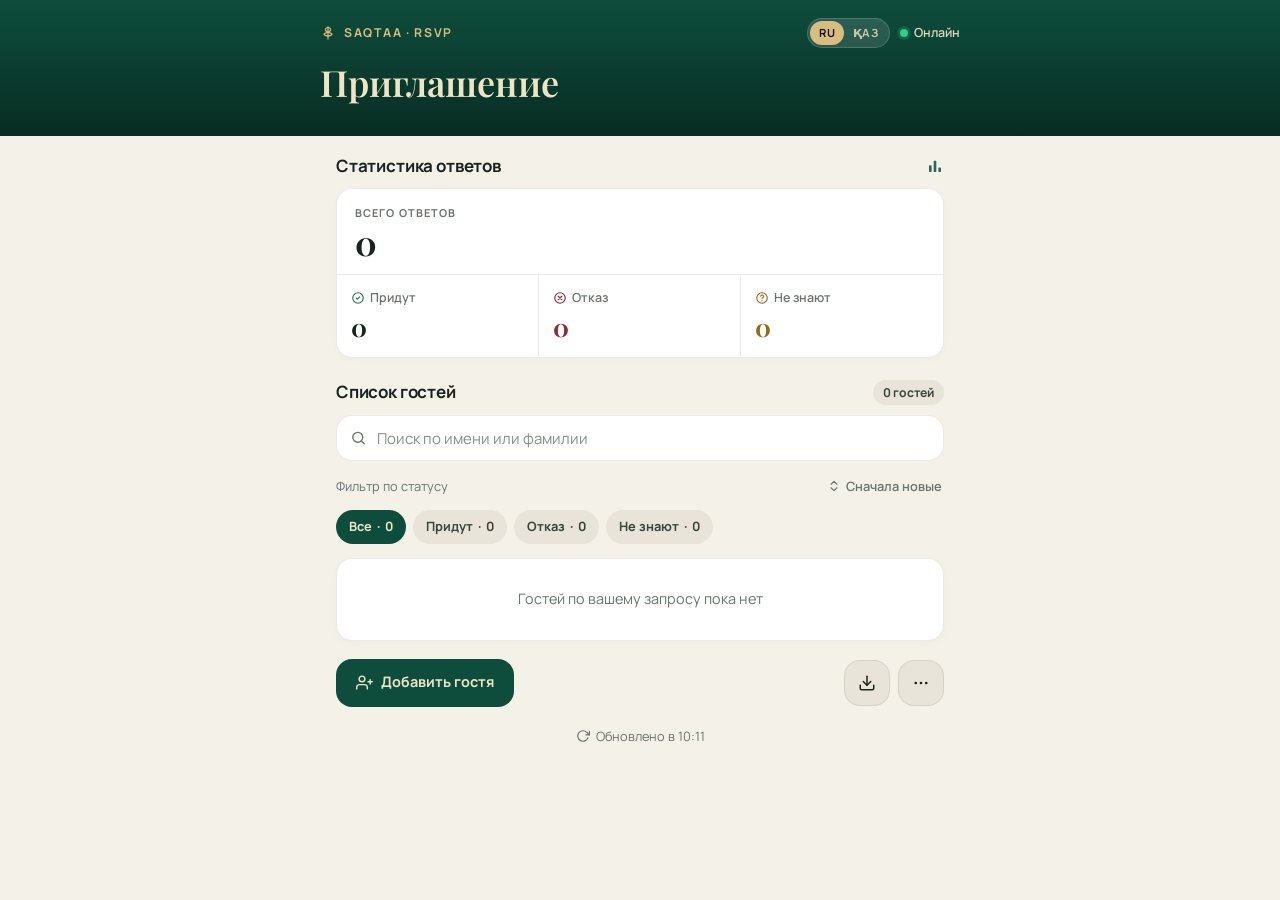
<file: stats.html>
<!DOCTYPE html>
<html lang="ru">
<head>
<meta charset="UTF-8">
<meta name="viewport" content="width=device-width, initial-scale=1, viewport-fit=cover">
<meta name="robots" content="noindex,nofollow">
<meta name="theme-color" content="#143D2F">
<title>SAQTAA · Статистика ответов</title>
<link rel="preconnect" href="https://fonts.googleapis.com">
<link rel="preconnect" href="https://fonts.gstatic.com" crossorigin>
<link href="https://fonts.googleapis.com/css2?family=Playfair+Display:ital,wght@0,500;0,600;0,700;1,600&family=Manrope:wght@400;500;600;700;800&display=swap" rel="stylesheet">
<style>
:root{
  --hdr-bg:linear-gradient(180deg,#163F30 0%,#0E2D22 100%);
  --hdr-fg:#F5EFE2;
  --hdr-muted:rgba(245,239,226,.78);
  --hdr-acc:#D9BC7F;
  --bg:#F4F1E8;
  --card:#FFFFFF;
  --ink:#18241E;
  --muted:#6A746D;
  --line:rgba(24,36,30,.09);
  --btn-bg:#143D2F;
  --btn-fg:#F6F2E8;
  --chip-bg:#E8E4D9;
  --chip-fg:#39443E;
  --rad:16px;
  --fd:"Playfair Display",Georgia,serif;
  --fb:"Manrope",system-ui,sans-serif;
  --green:#1F7A4C;
  --green-bg:#DDF4E6;
  --red:#8D2B38;
  --red-bg:#FCE4E7;
  --amber:#966A15;
  --amber-bg:#FDF1D6;
}
/* Тема 1: Luxury */
body.theme-luxury{
  --hdr-bg:linear-gradient(180deg,#1A2E23 0%,#0B1511 100%);
  --hdr-fg:#EFE4C6;
  --hdr-muted:rgba(239,228,198,.78);
  --hdr-acc:#D9BC7F;
  --bg:#F6F2E8;
  --btn-bg:#16382B;
  --btn-fg:#F6F1E4;
}
/* Тема 2: Floral */
body.theme-floral{
  --hdr-bg:linear-gradient(180deg,#7B2C3E 0%,#5C1D2B 100%);
  --hdr-fg:#FFF6EF;
  --hdr-muted:rgba(255,246,239,.82);
  --hdr-acc:#F2C5B8;
  --bg:#FDF7F3;
  --ink:#3D1922;
  --muted:#7D5961;
  --line:rgba(110,36,52,.1);
  --btn-bg:#7B2C3E;
  --btn-fg:#FFF6EF;
  --chip-bg:#F2E3DD;
  --chip-fg:#5E333C;
}
body.theme-floral .head-title{font-style:italic}
/* Тема 3: Qazaq */
body.theme-qazaq{
  --hdr-bg:linear-gradient(180deg,#7C2230 0%,#54141F 100%);
  --hdr-fg:#F4E7CB;
  --hdr-muted:rgba(244,231,203,.8);
  --hdr-acc:#D9BC7F;
  --bg:#FAF4EA;
  --ink:#2C1518;
  --muted:#735659;
  --line:rgba(84,20,31,.1);
  --btn-bg:#7C2230;
  --btn-fg:#F4E7CB;
  --chip-bg:#EDE3D5;
  --chip-fg:#523135;
}
/* Тема 4: Editorial */
body.theme-editorial{
  --hdr-bg:#141414;
  --hdr-fg:#F3EFE5;
  --hdr-muted:rgba(243,239,229,.76);
  --hdr-acc:#D9BC7F;
  --bg:#F3EFE5;
  --ink:#141414;
  --muted:#63605A;
  --line:rgba(20,20,20,.14);
  --btn-bg:#141414;
  --btn-fg:#F3EFE5;
  --chip-bg:#E4DFD2;
  --chip-fg:#2A2A2A;
  --rad:4px;
}
body.theme-editorial .head-title{letter-spacing:.04em;text-transform:uppercase;font-size:clamp(1.35rem,5vw,1.8rem)}
/* Тема 5: Emerald */
body.theme-emerald{
  --hdr-bg:linear-gradient(180deg,#0E4D3C 0%,#082D23 100%);
  --hdr-fg:#EFE4C6;
  --hdr-muted:rgba(239,228,198,.8);
  --hdr-acc:#D9BC7F;
  --bg:#F4F1E8;
  --btn-bg:#0E4D3C;
  --btn-fg:#EFE4C6;
}
/* Тема 6: Tusau */
body.theme-tusau{
  --hdr-bg:linear-gradient(180deg,#734B18 0%,#52340E 100%);
  --hdr-fg:#FFF7E6;
  --hdr-muted:rgba(255,247,230,.82);
  --hdr-acc:#F3D08A;
  --bg:#FCF6EA;
  --ink:#3D2C16;
  --muted:#786145;
  --line:rgba(92,67,34,.11);
  --btn-bg:#734B18;
  --btn-fg:#FFF7E6;
  --chip-bg:#EFE3CB;
  --chip-fg:#5C4322;
}
/* Тема 7: Uzatu */
body.theme-uzatu{
  --hdr-bg:linear-gradient(180deg,#6E283B 0%,#4A1625 100%);
  --hdr-fg:#FFF8F2;
  --hdr-muted:rgba(255,248,242,.82);
  --hdr-acc:#E6B88A;
  --bg:#FDF7F2;
  --ink:#421723;
  --muted:#7D535E;
  --line:rgba(82,28,43,.1);
  --btn-bg:#6E283B;
  --btn-fg:#FFF8F2;
  --chip-bg:#F3E3DC;
  --chip-fg:#521C2B;
}
body.theme-uzatu .head-title{font-style:italic}
/* Тема 8: Uzatu 2 */
body.theme-uzatu2{
  --hdr-bg:linear-gradient(180deg,#4D1628 0%,#260812 100%);
  --hdr-fg:#F8EBDC;
  --hdr-muted:rgba(248,235,220,.8);
  --hdr-acc:#E9C496;
  --bg:#FAF3EE;
  --ink:#2B0A15;
  --muted:#704C57;
  --line:rgba(77,22,40,.11);
  --btn-bg:#4D1628;
  --btn-fg:#F8EBDC;
  --chip-bg:#EFE0D8;
  --chip-fg:#4D1628;
}
body.theme-uzatu2 .head-title{font-style:italic}
/* Тема 9: Tusau 2 */
body.theme-tusau2{
  --hdr-bg:linear-gradient(180deg,#1F4363 0%,#132B40 100%);
  --hdr-fg:#F5FAFD;
  --hdr-muted:rgba(245,250,253,.82);
  --hdr-acc:#E6B86A;
  --bg:#F2F7FA;
  --ink:#17324A;
  --muted:#566E82;
  --line:rgba(23,50,74,.1);
  --btn-bg:#1F4363;
  --btn-fg:#F5FAFD;
  --chip-bg:#DCE9F2;
  --chip-fg:#17324A;
}
/* Тема 10: Jubilee */
body.theme-jubilee{
  --hdr-bg:linear-gradient(180deg,#4A3B22 0%,#2E2414 100%);
  --hdr-fg:#FAF6EE;
  --hdr-muted:rgba(250,246,238,.8);
  --hdr-acc:#E0BC75;
  --bg:#F8F4EC;
  --ink:#242924;
  --muted:#6B655B;
  --line:rgba(165,127,62,.14);
  --btn-bg:#7A5C29;
  --btn-fg:#FAF6EE;
  --chip-bg:#EAE2D3;
  --chip-fg:#3D321E;
}
/* Тема 11: Lavender */
body.theme-lavender{
  --hdr-bg:linear-gradient(180deg,#533269 0%,#382047 100%);
  --hdr-fg:#FAF6FD;
  --hdr-muted:rgba(250,246,253,.82);
  --hdr-acc:#D9B8EC;
  --bg:#F8F3FC;
  --ink:#382247;
  --muted:#715A80;
  --line:rgba(83,50,105,.1);
  --btn-bg:#5E3A75;
  --btn-fg:#FAF6FD;
  --chip-bg:#E9DDF2;
  --chip-fg:#382247;
}
body.theme-lavender .head-title{font-style:italic}
/* Тема 12: Sunset */
body.theme-sunset{
  --hdr-bg:linear-gradient(180deg,#8C3916 0%,#5C2109 100%);
  --hdr-fg:#FFF6EE;
  --hdr-muted:rgba(255,246,238,.82);
  --hdr-acc:#F5B882;
  --bg:#FDF4EB;
  --ink:#4A1F12;
  --muted:#825747;
  --line:rgba(140,57,22,.11);
  --btn-bg:#A3451D;
  --btn-fg:#FFF6EE;
  --chip-bg:#F4E1D2;
  --chip-fg:#5C2109;
}
body.theme-sunset .head-title{font-style:italic}

*{margin:0;padding:0;box-sizing:border-box}
[hidden]{display:none!important}
body{
  font-family:var(--fb);background:var(--bg);color:var(--ink);
  line-height:1.45;min-height:100vh;min-height:100dvh;padding-bottom:36px;-webkit-font-smoothing:antialiased;
}

/* Шапка */
.hdr{
  background:var(--hdr-bg);color:var(--hdr-fg);
  padding:18px 18px 20px;
}
.hdr-inner{max-width:640px;margin:0 auto}
.hdr-top{display:flex;align-items:center;justify-content:space-between;gap:12px;margin-bottom:14px}
.brand{
  display:inline-flex;align-items:center;gap:8px;
  font-size:.76rem;font-weight:700;letter-spacing:.14em;text-transform:uppercase;color:var(--hdr-acc);
}
.brand svg{width:16px;height:16px;flex-shrink:0}
.hdr-right{display:inline-flex;align-items:center;gap:10px}
.lang-sw{
  display:inline-flex;align-items:center;padding:2px;border-radius:999px;
  background:rgba(255,255,255,.12);border:1px solid rgba(255,255,255,.16);
}
.lang-sw button{
  border:0;background:none;color:var(--hdr-muted);font:inherit;font-size:.7rem;font-weight:700;
  letter-spacing:.04em;padding:4px 9px;border-radius:999px;cursor:pointer;transition:background .15s,color .15s;
}
.lang-sw button.active{background:var(--hdr-acc);color:#141414}
.online-pill{
  display:inline-flex;align-items:center;gap:6px;
  font-size:.78rem;font-weight:600;color:var(--hdr-fg);opacity:.92;
}
.dot{width:8px;height:8px;border-radius:50%;background:#39D98A;box-shadow:0 0 0 3px rgba(57,217,138,.2);animation:pulse 2.2s infinite}
@keyframes pulse{0%,100%{opacity:1}50%{opacity:.45}}
.head-title{font-family:var(--fd);font-size:clamp(1.75rem,6.5vw,2.25rem);font-weight:600;line-height:1.15;margin-bottom:12px;word-break:break-word}
.head-meta{display:flex;flex-direction:column;gap:6px;font-size:.86rem;color:var(--hdr-muted)}
.meta-row{display:flex;flex-wrap:wrap;align-items:center;gap:14px}
.meta-item{display:inline-flex;align-items:center;gap:6px}
.meta-item svg{width:15px;height:15px;opacity:.85;flex-shrink:0}

/* Контейнер */
main{max-width:640px;margin:0 auto;padding:18px 16px 12px}

.sec-head{display:flex;align-items:center;justify-content:space-between;gap:10px;margin-bottom:10px}
.sec-title{font-size:1.06rem;font-weight:700;letter-spacing:-.01em;color:var(--ink)}
.sec-icon{color:var(--btn-bg);opacity:.85;display:inline-flex}
.count-pill{
  font-size:.76rem;font-weight:700;padding:4px 10px;border-radius:999px;
  background:var(--chip-bg);color:var(--chip-fg);
}

/* Единая карточка статистики */
.card{
  background:var(--card);border:1px solid var(--line);border-radius:var(--rad);
  box-shadow:0 2px 10px rgba(0,0,0,.025);
}
.stats-card{margin-bottom:22px;overflow:hidden}
.stats-top{padding:16px 18px 14px;border-bottom:1px solid var(--line)}
.stats-kicker{font-size:.68rem;font-weight:700;letter-spacing:.1em;text-transform:uppercase;color:var(--muted);margin-bottom:4px}
.stats-big{font-family:var(--fd);font-size:2.1rem;font-weight:700;line-height:1.05;color:var(--ink)}
.stats-grid{display:grid;grid-template-columns:repeat(3,1fr)}
.stats-col{padding:14px 14px 16px;display:flex;flex-direction:column;gap:6px}
.stats-col:not(:last-child){border-right:1px solid var(--line)}
.st-lbl{display:inline-flex;align-items:center;gap:5px;font-size:.78rem;font-weight:600;color:var(--muted)}
.st-lbl svg{width:14px;height:14px;flex-shrink:0}
.st-lbl.yes svg{color:var(--green)}
.st-lbl.no svg{color:var(--red)}
.st-lbl.maybe svg{color:var(--amber)}
.st-num{font-family:var(--fd);font-size:1.55rem;font-weight:700;line-height:1.1}
.st-num.yes{color:var(--ink)}
.st-num.no{color:var(--red)}
.st-num.maybe{color:var(--amber)}
.st-sub{font-size:.72rem;font-weight:600;color:var(--muted);line-height:1.25}

/* Поиск и фильтры */
.search-wrap{position:relative;margin-bottom:12px}
.search-wrap svg{position:absolute;left:14px;top:50%;transform:translateY(-50%);width:17px;height:17px;color:var(--muted);pointer-events:none}
.search-input{
  width:100%;height:46px;border:1px solid var(--line);border-radius:var(--rad);
  padding:0 14px 0 40px;font:inherit;font-size:.94rem;background:var(--card);color:var(--ink);
  transition:border-color .2s;
}
.search-input::placeholder{color:var(--muted);opacity:.8}
.search-input:focus{outline:none;border-color:var(--btn-bg)}

.filter-bar{display:flex;align-items:center;justify-content:space-between;gap:10px;margin-bottom:10px;font-size:.8rem;color:var(--muted)}
.sort-btn{
  display:inline-flex;align-items:center;gap:5px;border:0;background:none;
  font:inherit;font-size:.8rem;font-weight:600;color:var(--muted);cursor:pointer;padding:4px 2px;
}
.sort-btn:hover{color:var(--ink)}
.sort-btn svg{width:14px;height:14px}

.chips{display:flex;flex-wrap:wrap;gap:7px;margin-bottom:14px}
.chip{
  display:inline-flex;align-items:center;gap:5px;height:34px;padding:0 13px;border-radius:999px;
  border:0;background:var(--chip-bg);color:var(--chip-fg);
  font:inherit;font-size:.8rem;font-weight:700;cursor:pointer;transition:background .15s,color .15s;
}
.chip.active{background:var(--btn-bg);color:var(--btn-fg)}

/* Список гостей */
.guest-card-wrap{overflow:hidden;margin-bottom:18px}
.guest-row{
  display:flex;align-items:center;justify-content:space-between;gap:12px;
  padding:14px 16px;
}
.guest-row:not(:last-child){border-bottom:1px solid var(--line)}
.guest-info{min-width:0}
.guest-info strong{display:block;font-size:.96rem;font-weight:700;color:var(--ink);word-break:break-word}
.guest-info small{display:block;font-size:.78rem;color:var(--muted);margin-top:2px}
.badge{
  flex:0 0 auto;font-size:.76rem;font-weight:700;padding:5px 11px;border-radius:999px;white-space:nowrap;
}
.badge.yes{background:var(--green-bg);color:var(--green)}
.badge.no{background:var(--red-bg);color:var(--red)}
.badge.maybe{background:var(--amber-bg);color:var(--amber)}

/* Форма добавления */
.add-box{padding:16px;margin-bottom:16px}
.add-box-title{font-size:.95rem;font-weight:700;margin-bottom:10px}
.add-grid{display:grid;grid-template-columns:1fr 1fr;gap:10px;margin-bottom:10px}
@media(max-width:440px){.add-grid{grid-template-columns:1fr}}
.inp{
  width:100%;height:44px;border:1px solid var(--line);border-radius:10px;
  padding:0 12px;font:inherit;font-size:.94rem;background:var(--bg);color:var(--ink);
}
.inp:focus{outline:none;border-color:var(--btn-bg);background:#fff}
.add-err{font-size:.8rem;font-weight:600;color:var(--red);margin-bottom:8px}
.add-actions{display:flex;gap:8px;justify-content:flex-end}

/* Нижняя панель действий */
.bottom-bar{display:flex;align-items:center;justify-content:space-between;gap:10px;margin-top:4px;position:relative}
.btn-primary{
  display:inline-flex;align-items:center;justify-content:center;gap:8px;
  height:48px;padding:0 20px;border-radius:var(--rad);border:0;
  background:var(--btn-bg);color:var(--btn-fg);font:inherit;font-size:.9rem;font-weight:700;cursor:pointer;
  transition:transform .15s,opacity .15s;
}
.btn-primary:active{transform:scale(.98)}
.btn-primary svg{width:17px;height:17px}
.bar-right{display:flex;align-items:center;gap:8px}
.icon-btn{
  width:46px;height:46px;border-radius:var(--rad);border:1px solid var(--line);
  background:var(--chip-bg);color:var(--ink);display:inline-flex;align-items:center;justify-content:center;
  cursor:pointer;transition:transform .15s,background .15s;
}
.icon-btn:active{transform:scale(.96)}
.icon-btn svg{width:18px;height:18px}

.more-menu{
  position:absolute;right:0;bottom:56px;min-width:230px;z-index:30;
  background:var(--card);border:1px solid var(--line);border-radius:var(--rad);
  box-shadow:0 12px 32px rgba(0,0,0,.14);padding:6px;display:flex;flex-direction:column;gap:2px;
}
.more-item{
  display:flex;align-items:center;gap:10px;width:100%;padding:11px 12px;border:0;background:none;
  border-radius:10px;font:inherit;font-size:.86rem;font-weight:600;color:var(--ink);text-align:left;
  text-decoration:none;cursor:pointer;
}
.more-item:hover{background:var(--bg)}

.footer-upd{
  display:flex;align-items:center;justify-content:center;gap:6px;margin-top:20px;
  font-size:.8rem;color:var(--muted);cursor:pointer;border:0;background:none;width:100%;font-family:inherit;
}
.footer-upd svg{width:14px;height:14px}

.empty{text-align:center;padding:30px 14px;color:var(--muted);font-size:.9rem}
.loading-box{text-align:center;padding:54px 16px;color:var(--muted)}
.spin{display:inline-block;width:30px;height:30px;border:3px solid var(--line);border-top-color:var(--btn-bg);border-radius:50%;animation:sp 1s linear infinite;margin-bottom:10px}
@keyframes sp{to{transform:rotate(360deg)}}
.err-box{background:var(--red-bg);border:1px solid rgba(141,43,56,.25);color:var(--red);padding:14px;border-radius:var(--rad);margin-bottom:14px;font-size:.88rem}
.toast{
  position:fixed;left:50%;bottom:calc(24px + env(safe-area-inset-bottom));translate:-50% 16px;z-index:300;
  background:#18241E;color:#F5EFE2;padding:11px 20px;border-radius:999px;font-size:.82rem;font-weight:600;
  opacity:0;pointer-events:none;transition:opacity .25s,translate .25s;max-width:88vw;text-align:center;
}
.toast.show{opacity:1;translate:-50% 0}
@media (prefers-reduced-motion:reduce){*,*::before,*::after{animation:none!important;transition:none!important}}
</style>
</head>
<body class="theme-emerald">

<header class="hdr">
  <div class="hdr-inner">
    <div class="hdr-top">
      <span class="brand">
        <svg viewBox="0 0 24 24" fill="none" stroke="currentColor" stroke-width="1.8" stroke-linecap="round" stroke-linejoin="round" aria-hidden="true"><path d="M12 3v18M8 7c0-2 4-4 4-4s4 2 4 4-4 4-4 4-4-2-4-4zM6 14c0-1.5 6-3 6-3s6 1.5 6 3-6 3-6 3-6-1.5-6-3z"/></svg>
        SAQTAA · RSVP
      </span>
      <div class="hdr-right">
        <div class="lang-sw" id="langSw" role="group" aria-label="Язык">
          <button type="button" data-lang="ru" class="active">RU</button>
          <button type="button" data-lang="kz">ҚАЗ</button>
        </div>
        <span class="online-pill"><span class="dot"></span><span data-i18n="online">Онлайн</span></span>
      </div>
    </div>
    <h1 class="head-title" id="eventTitle">Загрузка...</h1>
    <div class="head-meta" id="eventMeta"></div>
  </div>
</header>

<main>
  <div id="loading" class="loading-box"><div class="spin"></div><p data-i18n="loading">Загрузка статистики...</p></div>
  <div id="errBox" class="err-box" hidden></div>

  <div id="content" hidden>
    <!-- Статистика ответов -->
    <div class="sec-head">
      <h2 class="sec-title" data-i18n="statsTitle">Статистика ответов</h2>
      <span class="sec-icon" aria-hidden="true">
        <svg width="18" height="18" viewBox="0 0 24 24" fill="currentColor"><rect x="4" y="11" width="3.5" height="9" rx="1"/><rect x="10.25" y="5" width="3.5" height="15" rx="1"/><rect x="16.5" y="14" width="3.5" height="6" rx="1"/></svg>
      </span>
    </div>

    <div class="card stats-card">
      <div class="stats-top">
        <div class="stats-kicker" data-i18n="totalAnswers">ВСЕГО ОТВЕТОВ</div>
        <div class="stats-big" id="cntTotal">0</div>
      </div>
      <div class="stats-grid">
        <div class="stats-col">
          <span class="st-lbl yes">
            <svg viewBox="0 0 24 24" fill="none" stroke="currentColor" stroke-width="2" stroke-linecap="round" stroke-linejoin="round"><circle cx="12" cy="12" r="9"/><path d="M9 12l2 2 4-4"/></svg>
            <span data-i18n="yesPlural">Придут</span>
          </span>
          <span class="st-num yes" id="cntYes">0</span>
          <small class="st-sub" id="cntYesSub" hidden></small>
        </div>
        <div class="stats-col">
          <span class="st-lbl no">
            <svg viewBox="0 0 24 24" fill="none" stroke="currentColor" stroke-width="2" stroke-linecap="round" stroke-linejoin="round"><circle cx="12" cy="12" r="9"/><path d="M15 9l-6 6M9 9l6 6"/></svg>
            <span data-i18n="noPlural">Отказ</span>
          </span>
          <span class="st-num no" id="cntNo">0</span>
        </div>
        <div class="stats-col">
          <span class="st-lbl maybe">
            <svg viewBox="0 0 24 24" fill="none" stroke="currentColor" stroke-width="2" stroke-linecap="round" stroke-linejoin="round"><circle cx="12" cy="12" r="9"/><path d="M9.5 9a2.5 2.5 0 0 1 5 .8c0 1.5-2.5 2-2.5 3.2M12 16.5h.01"/></svg>
            <span data-i18n="maybePlural">Не знают</span>
          </span>
          <span class="st-num maybe" id="cntMaybe">0</span>
        </div>
      </div>
    </div>

    <!-- Список гостей -->
    <div class="sec-head">
      <h2 class="sec-title" data-i18n="guestListTitle">Список гостей</h2>
      <span class="count-pill" id="cntGuestBadge">0 гостей</span>
    </div>

    <div class="search-wrap">
      <svg viewBox="0 0 24 24" fill="none" stroke="currentColor" stroke-width="2" stroke-linecap="round" stroke-linejoin="round" aria-hidden="true"><circle cx="11" cy="11" r="7"/><path d="M20 20l-3.5-3.5"/></svg>
      <input type="search" class="search-input" id="search" placeholder="Поиск по имени или фамилии">
    </div>

    <div class="filter-bar">
      <span data-i18n="filterLabel">Фильтр по статусу</span>
      <button type="button" class="sort-btn" id="sortBtn">
        <svg viewBox="0 0 24 24" fill="none" stroke="currentColor" stroke-width="2" stroke-linecap="round" stroke-linejoin="round"><path d="M7 15l5 5 5-5M7 9l5-5 5 5"/></svg>
        <span id="sortLabel">Сначала новые</span>
      </button>
    </div>

    <div class="chips">
      <button type="button" class="chip active" data-filter="all"><span data-i18n="all">Все</span> · <span id="fAll">0</span></button>
      <button type="button" class="chip" data-filter="yes"><span data-i18n="yesPlural">Придут</span> · <span id="fYes">0</span></button>
      <button type="button" class="chip" data-filter="no"><span data-i18n="noPlural">Отказ</span> · <span id="fNo">0</span></button>
      <button type="button" class="chip" data-filter="maybe"><span data-i18n="maybePlural">Не знают</span> · <span id="fMaybe">0</span></button>
    </div>

    <div class="card guest-card-wrap">
      <div id="guestList"></div>
      <div id="noMatch" class="empty" hidden data-i18n="emptyMatch">Гостей по вашему запросу пока нет</div>
    </div>

    <!-- Форма добавления гостя -->
    <form id="addGuestForm" class="card add-box" hidden>
      <div class="add-box-title" data-i18n="addBoxTitle">Добавить гостя вручную</div>
      <div class="add-grid">
        <input class="inp" id="agName" type="text" placeholder="Имя (например: Алия)" maxlength="40" required>
        <input class="inp" id="agFam" type="text" placeholder="Фамилия (например: Касымова)" maxlength="40" required>
      </div>
      <select class="inp" id="agAtt" style="margin-bottom:10px">
        <option value="yes" data-i18n="optYes">Придёт</option>
        <option value="maybe" data-i18n="optMaybe">Пока не знает</option>
        <option value="no" data-i18n="optNo">Не придёт</option>
      </select>
      <div id="agGuestsWrap" style="margin-bottom:10px">
        <label style="display:block;font-size:.76rem;font-weight:700;color:var(--muted);margin-bottom:4px" for="agGuests" data-i18n="agGuestsLbl">Количество гостей</label>
        <select class="inp" id="agGuests">
          <option value="1">1</option><option value="2">2</option><option value="3">3</option><option value="4">4</option><option value="5">5</option>
          <option value="6">6</option><option value="7">7</option><option value="8">8</option><option value="9">9</option><option value="10">10</option>
        </select>
      </div>
      <div class="add-err" id="agErr" hidden></div>
      <div class="add-actions">
        <button type="button" class="icon-btn" id="agCancelBtn" style="width:auto;padding:0 16px;font-size:.86rem;font-weight:700" data-i18n="cancel">Отмена</button>
        <button type="submit" class="btn-primary" style="height:44px;padding:0 18px;font-size:.86rem" data-i18n="save">Сохранить</button>
      </div>
    </form>

    <!-- Нижняя панель действий -->
    <div class="bottom-bar">
      <button type="button" class="btn-primary" id="toggleAddGuestBtn">
        <svg viewBox="0 0 24 24" fill="none" stroke="currentColor" stroke-width="2" stroke-linecap="round" stroke-linejoin="round"><path d="M16 21v-2a4 4 0 0 0-4-4H5a4 4 0 0 0-4 4v2"/><circle cx="8.5" cy="7" r="4"/><path d="M20 8v6M23 11h-6"/></svg>
        <span data-i18n="addGuestBtn">Добавить гостя</span>
      </button>
      <div class="bar-right">
        <button type="button" class="icon-btn" id="btnExportCsv" title="Скачать таблицу (CSV)" aria-label="Скачать таблицу">
          <svg viewBox="0 0 24 24" fill="none" stroke="currentColor" stroke-width="2" stroke-linecap="round" stroke-linejoin="round"><path d="M21 15v4a2 2 0 0 1-2 2H5a2 2 0 0 1-2-2v-4"/><polyline points="7 10 12 15 17 10"/><line x1="12" y1="15" x2="12" y2="3"/></svg>
        </button>
        <button type="button" class="icon-btn" id="moreBtn" title="Дополнительно" aria-label="Дополнительно">
          <svg viewBox="0 0 24 24" fill="currentColor"><circle cx="5" cy="12" r="1.8"/><circle cx="12" cy="12" r="1.8"/><circle cx="19" cy="12" r="1.8"/></svg>
        </button>
      </div>
      <div class="more-menu" id="moreMenu" hidden>
        <button type="button" class="more-item" id="btnCopyWaReport" data-i18n="waReport">📲 Отчёт для WhatsApp</button>
        <a class="more-item" id="btnInvite" href="#" target="_blank" rel="noopener" hidden data-i18n="openInvite">💌 Открыть приглашение</a>
        <a class="more-item" id="btnSheet" href="#" target="_blank" rel="noopener" hidden data-i18n="openSheet">📊 Открыть Google Таблицу</a>
        <button type="button" class="more-item" id="btnRefresh" data-i18n="refreshData">🔄 Обновить данные</button>
      </div>
    </div>

    <button type="button" class="footer-upd" id="footerRefresh">
      <svg viewBox="0 0 24 24" fill="none" stroke="currentColor" stroke-width="2" stroke-linecap="round" stroke-linejoin="round"><polyline points="23 4 23 10 17 10"/><path d="M20.49 15a9 9 0 1 1-2.12-9.36L23 10"/></svg>
      <span><span data-i18n="updatedAt">Обновлено в</span> <span id="updateTime">--:--</span></span>
    </button>
  </div>
</main>

<div class="toast" id="toast" role="status"></div>

<script>
(function(){
"use strict";
var $=function(s){return document.querySelector(s);};
var allGuests=[],rawRows=[],curFilter="all",sortMode="new",sheetUrl="",inviteUrl="",orderId="",statsToken="",currentTitle="",curLang="ru",metaDateStr="",metaTimeStr="",metaVenueStr="";
var I18N={
  ru:{
    docTitle:"SAQTAA · Статистика ответов",
    online:"Онлайн",
    loading:"Загрузка статистики...",
    defaultTitle:"Приглашение",
    statsTitle:"Статистика ответов",
    totalAnswers:"ВСЕГО ОТВЕТОВ",
    yesPlural:"Придут",
    noPlural:"Отказ",
    maybePlural:"Не знают",
    guestListTitle:"Список гостей",
    searchPh:"Поиск по имени или фамилии",
    filterLabel:"Фильтр по статусу",
    sortNew:"Сначала новые",
    sortOld:"Сначала старые",
    sortAz:"По алфавиту",
    all:"Все",
    emptyMatch:"Гостей по вашему запросу пока нет",
    addBoxTitle:"Добавить гостя вручную",
    agNamePh:"Имя (например: Алия)",
    agFamPh:"Фамилия (например: Касымова)",
    optYes:"Придёт",
    optMaybe:"Пока не знает",
    optNo:"Не придёт",
    cancel:"Отмена",
    save:"Сохранить",
    addGuestBtn:"Добавить гостя",
    waReport:"📲 Отчёт для WhatsApp",
    openInvite:"💌 Открыть приглашение",
    openSheet:"📊 Открыть Google Таблицу",
    refreshData:"🔄 Обновить данные",
    updatedAt:"Обновлено в",
    justNow:"только что",
    guestFallback:"Гость",
    addedManual:"Добавлен вручную",
    addedInvite:"Ответ через приглашение",
    badgeYes:"Придёт",
    badgeYesMany:"Придут",
    badgeNo:"Не придёт",
    badgeMaybe:"Не знает",
    errName:"Укажите настоящее имя (без цифр и случайных букв)",
    errFam:"Укажите настоящую фамилию (без цифр и случайных букв)",
    toastAdded:"✅ Гость добавлен",
    toastRefreshed:"🔄 Обновлено",
    toastWaCopied:"📲 Отчёт скопирован для WhatsApp",
    toastWaErr:"Не удалось скопировать отчёт",
    toastEmptyCsv:"Список гостей пока пуст",
    toastCsvOk:"📥 Таблица скачана",
    waHeader:"📊 *Статистика ответов: ",
    waYes:"✅ *Придут (",
    waMaybe:"⏳ *Не знают (",
    waNo:"❌ *Не придут (",
    waNoneYet:"— пока нет",
    waNone:"— нет",
    waPersonUnit:"чел.",
    waTotalHeadcount:"Всего гостей (с семьёй)",
    agGuestsLbl:"Количество гостей",
    toastLocalOnly:"⚠️ Сохранено локально (сервер недоступен)",
    csvHead:"\uFEFF№;Имя;Фамилия;Статус;Количество;Время ответа\r\n",
    exportTitle:"Скачать таблицу (CSV)",
    moreTitle:"Дополнительно",
    errAccess:"Доступ к списку гостей ограничен. Запросите обновлённую ссылку статистики у организатора.",
    months:["января","февраля","марта","апреля","мая","июня","июля","августа","сентября","октября","ноября","декабря"]
  },
  kz:{
    docTitle:"SAQTAA · Жауаптар статистикасы",
    online:"Онлайн",
    loading:"Статистика жүктелуде...",
    defaultTitle:"Шақыру",
    statsTitle:"Жауаптар статистикасы",
    totalAnswers:"БАРЛЫҚ ЖАУАПТАР",
    yesPlural:"Келеді",
    noPlural:"Бас тартты",
    maybePlural:"Білмейді",
    guestListTitle:"Қонақтар тізімі",
    searchPh:"Аты немесе тегі бойынша іздеу",
    filterLabel:"Мәртебе бойынша сүзгі",
    sortNew:"Алдымен жаңалары",
    sortOld:"Алдымен ескілері",
    sortAz:"Әліпби бойынша",
    all:"Барлығы",
    emptyMatch:"Сұрауыңыз бойынша қонақтар әзірге жоқ",
    addBoxTitle:"Қонақты қолмен қосу",
    agNamePh:"Аты (мысалы: Әлия)",
    agFamPh:"Тегі (мысалы: Қасымова)",
    optYes:"Келеді",
    optMaybe:"Әзірше білмейді",
    optNo:"Келмейді",
    cancel:"Болдырмау",
    save:"Сақтау",
    addGuestBtn:"Қонақ қосу",
    waReport:"📲 WhatsApp-қа есеп",
    openInvite:"💌 Шақыруды ашу",
    openSheet:"📊 Google Кестені ашу",
    refreshData:"🔄 Деректерді жаңарту",
    updatedAt:"Жаңартылған уақыты:",
    justNow:"жаңа ғана",
    guestFallback:"Қонақ",
    addedManual:"Қолмен қосылды",
    addedInvite:"Шақыру арқылы жауап",
    badgeYes:"Келеді",
    badgeYesMany:"Келеді",
    badgeNo:"Келмейді",
    badgeMaybe:"Білмейді",
    errName:"Шынайы атыңызды жазыңыз (сансыз және кездейсоқ әріпсіз)",
    errFam:"Шынайы тегіңізді жазыңыз (сансыз және кездейсоқ әріпсіз)",
    toastAdded:"✅ Қонақ қосылды",
    toastRefreshed:"🔄 Жаңартылды",
    toastWaCopied:"📲 Есеп WhatsApp үшін көшірілді",
    toastWaErr:"Есепті көшіру мүмкін болмады",
    toastEmptyCsv:"Қонақтар тізімі бос",
    toastCsvOk:"📥 Кесте жүктелді",
    waHeader:"📊 *Жауаптар статистикасы: ",
    waYes:"✅ *Келеді (",
    waMaybe:"⏳ *Білмейді (",
    waNo:"❌ *Келмейді (",
    waNoneYet:"— әзірге жоқ",
    waNone:"— жоқ",
    waPersonUnit:"адам",
    waTotalHeadcount:"Барлық қонақ (отбасымен)",
    agGuestsLbl:"Қонақтар саны",
    toastLocalOnly:"⚠️ Жергілікті сақталды (сервер қолжетімсіз)",
    csvHead:"\uFEFF№;Аты;Тегі;Мәртебе;Саны;Жауап уақыты\r\n",
    exportTitle:"Кестені жүктеу (CSV)",
    moreTitle:"Қосымша",
    errAccess:"Қонақтар тізіміне қолжетімділік шектелген. Ұйымдастырушыдан жаңартылған статистика сілтемесін сұраңыз.",
    months:["қаңтар","ақпан","наурыз","сәуір","мамыр","маусым","шілде","тамыз","қыркүйек","қазан","қараша","желтоқсан"]
  }
};
var THEME_COLORS={luxury:"#1A2E23",floral:"#7B2C3E",qazaq:"#7C2230",editorial:"#141414",emerald:"#0E4D3C",tusau:"#734B18",uzatu:"#6E283B",uzatu2:"#4D1628",tusau2:"#1F4363",jubilee:"#4A3B22",lavender:"#533269",sunset:"#8C3916"};
function t(k){return(I18N[curLang]&&I18N[curLang][k])||I18N.ru[k]||"";}
function applyLang(l,savePref){
  curLang=(l==="kz")?"kz":"ru";
  if(savePref){try{localStorage.setItem("saqtaa-stats-lang",curLang);}catch(_){}}
  document.documentElement.lang=(curLang==="kz")?"kk":"ru";
  document.title=t("docTitle");
  document.querySelectorAll("#langSw button").forEach(function(b){b.classList.toggle("active",b.dataset.lang===curLang);});
  document.querySelectorAll("[data-i18n]").forEach(function(el){
    var k=el.getAttribute("data-i18n");
    if(k)el.textContent=t(k);
  });
  $("#search").placeholder=t("searchPh");
  $("#agName").placeholder=t("agNamePh");
  $("#agFam").placeholder=t("agFamPh");
  $("#btnExportCsv").title=t("exportTitle");
  $("#btnExportCsv").setAttribute("aria-label",t("exportTitle"));
  $("#moreBtn").title=t("moreTitle");
  $("#moreBtn").setAttribute("aria-label",t("moreTitle"));
  $("#sortLabel").textContent=sortMode==="old"?t("sortOld"):(sortMode==="az"?t("sortAz"):t("sortNew"));
  if(!currentTitle){$("#eventTitle").textContent=t("defaultTitle");}
  renderMeta();
  updateStats(rawRows);
}

function toast(msg){
  var t=$("#toast");t.textContent=msg;t.classList.add("show");
  clearTimeout(toast._t);toast._t=setTimeout(function(){t.classList.remove("show");},2600);
}
function esc(s){return String(s||"").replace(/&/g,"&amp;").replace(/</g,"&lt;").replace(/>/g,"&gt;");}
function plural(n,one,few,many){
  var a=Math.abs(n)%100,b=a%10;
  if(a>10&&a<20)return many;
  if(b>1&&b<5)return few;
  if(b===1)return one;
  return many;
}
function updateGuestBadge(total){
  $("#cntGuestBadge").textContent=curLang==="kz"?(total+" қонақ"):(total+" "+plural(total,"гость","гостя","гостей"));
}

/* Валидация ФИО (защита от случайных символов и спама) */
function normName(s){return String(s||"").replace(/\s+/g," ").trim().slice(0,40);}
function capName(s){return normName(s).replace(/(^|[\s-])([a-zа-яёәғқңөұүһі])/gi,function(_,p,c){return p+c.toUpperCase();});}
function isValidNamePart(s){
  var v=normName(s);
  if(!v)return false;
  if(!/^[a-zа-яёәғқңөұүһі'’\-\s]+$/i.test(v))return false;
  var letters=v.replace(/[^a-zа-яёәғқңөұүһі]/gi,"");
  if(letters.length<2)return false;
  if(/(.)\1{2,}/i.test(letters))return false;
  if(/^(.{1,2})\1{2,}$/i.test(letters))return false;
  if(!/[аеёиоуыэюяәөүұіaeiouy]/i.test(letters))return false;
  if(/[бвгджзйклмнпрстфхцчшщғқңһbcdfghjklmnpqrstvwxz]{5,}/i.test(letters))return false;
  var low=letters.toLowerCase();
  if(/(йцук|фыва|олдж|ячсм|qwert|asdf|zxcv|абвг|abcd)/.test(low))return false;
  var bad=["тест","test","аноним","гость","имя","фамилия","никто","незнаю","лол","кек","привет","hello","admin","user","name","surname","none","null"];
  for(var i=0;i<bad.length;i++){if(low===bad[i]||(low.indexOf(bad[i])===0&&low.length<=bad[i].length+2))return false;}
  return true;
}

/* Декодирование хэша из ссылки */
function unb64u(s){
  s=s.replace(/-/g,"+").replace(/_/g,"/");
  while(s.length%4)s+="=";
  var b=atob(s),u=new Uint8Array(b.length);
  for(var i=0;i<b.length;i++)u[i]=b.charCodeAt(i);
  return u;
}
function rawInflate(src,limit){
  var pos=0,bit=0,buf=0,out=new Uint8Array(Math.min(limit,src.length*4+1024)),outPos=0;
  function ensure(n){if(outPos+n<=out.length)return;var nw=new Uint8Array(Math.min(limit,Math.max(out.length*2,outPos+n)));nw.set(out.subarray(0,outPos));out=nw;}
  function writeByte(b){ensure(1);out[outPos++]=b;}
  function bits(n){while(bit<n){if(pos>=src.length)throw new Error("eof");buf|=src[pos++]<<bit;bit+=8;}var v=buf&((1<<n)-1);buf>>>=n;bit-=n;return v;}
  function buildTree(lens){
    var max=0,i;for(i=0;i<lens.length;i++)if(lens[i]>max)max=lens[i];
    if(!max)return{counts:[0],syms:[]};
    var counts=new Int32Array(max+1),offs=new Int32Array(max+1),syms=new Int32Array(lens.length);
    for(i=0;i<lens.length;i++)if(lens[i])counts[lens[i]]++;
    var sum=0;for(i=1;i<=max;i++){offs[i]=sum;sum+=counts[i];}
    for(i=0;i<lens.length;i++)if(lens[i])syms[offs[lens[i]]++]=i;
    return{counts:counts,syms:syms};
  }
  function sym(t){
    var code=0,first=0,idx=0,len;
    for(len=1;len<t.counts.length;len++){
      code|=bits(1);var cnt=t.counts[len];
      if(code-cnt<first)return t.syms[idx+(code-first)];
      idx+=cnt;first+=cnt;first<<=1;code<<=1;
    }
    throw new Error("huff");
  }
  var LB=[3,4,5,6,7,8,9,10,11,13,15,17,19,23,27,31,35,43,51,59,67,83,99,115,131,163,195,227,258];
  var LE=[0,0,0,0,0,0,0,0,1,1,1,1,2,2,2,2,3,3,3,3,4,4,4,4,5,5,5,5,0];
  var DB=[1,2,3,4,5,7,9,13,17,25,33,49,65,97,129,193,257,385,513,769,1025,1537,2049,3073,4097,6145,8193,12289,16385,24577];
  var DE=[0,0,0,0,1,1,2,2,3,3,4,4,5,5,6,6,7,7,8,8,9,9,10,10,11,11,12,12,13,13];
  var CL=[16,17,18,0,8,7,9,6,10,5,11,4,12,3,13,2,14,1,15];
  var last=0;
  while(!last){
    last=bits(1);var type=bits(2);
    if(type===0){
      bit=0;buf=0;
      var len=src[pos]|(src[pos+1]<<8);pos+=4;
      ensure(len);out.set(src.subarray(pos,pos+len),outPos);outPos+=len;pos+=len;
    }else if(type===1||type===2){
      var tL,tD,i;
      if(type===1){
        var ll=new Uint8Array(288),dl=new Uint8Array(32);
        for(i=0;i<=143;i++)ll[i]=8;for(i=144;i<=255;i++)ll[i]=9;for(i=256;i<=279;i++)ll[i]=7;for(i=280;i<=287;i++)ll[i]=8;
        dl.fill(5);tL=buildTree(ll);tD=buildTree(dl);
      }else{
        var hlit=bits(5)+257,hdist=bits(5)+1,hclen=bits(4)+4,cl=new Uint8Array(19);
        for(i=0;i<hclen;i++)cl[CL[i]]=bits(3);
        var ct=buildTree(cl);ll=new Uint8Array(hlit+hdist);i=0;
        while(i<ll.length){
          var s=sym(ct);
          if(s<16)ll[i++]=s;
          else{
            var rep=s===16?3+bits(2):(s===17?3+bits(3):11+bits(7));
            var v=s===16?ll[i-1]:0;while(rep--)ll[i++]=v;
          }
        }
        tL=buildTree(ll.slice(0,hlit));tD=buildTree(ll.slice(hlit));
      }
      for(;;){
        var c=sym(tL);
        if(c===256)break;
        if(c<256)writeByte(c);
        else{
          var li=c-257,ln=LB[li]+bits(LE[li]),di=sym(tD),ds=DB[di]+bits(DE[di]);
          for(i=0;i<ln;i++)writeByte(out[outPos-ds]);
        }
      }
    }else throw new Error("block");
  }
  return out.slice(0,outPos);
}
async function decodeHash(h){
  h=String(h||"").replace(/^#/,"");
  if(!h)return null;
  var mode=h[0],bytes=unb64u(h.slice(1));
  if(mode==="z"){
    if(typeof DecompressionStream!=="undefined"){
      var r=new Response(new Blob([bytes]).stream().pipeThrough(new DecompressionStream("deflate-raw")));
      bytes=new Uint8Array(await r.arrayBuffer());
    }else{bytes=rawInflate(bytes,200000);}
  }else if(mode!=="j"){return null;}
  return JSON.parse(new TextDecoder().decode(bytes));
}

function parseAtt(val){
  val=String(val||"").toLowerCase();
  if(val==="no"||val.indexOf("не прид")!==-1||val.indexOf("келмей")!==-1||val.indexOf("алмай")!==-1)return"no";
  if(val==="maybe"||val.indexOf("пока")!==-1||val.indexOf("ойлан")!==-1||val.indexOf("дума")!==-1||val.indexOf("білмей")!==-1)return"maybe";
  if(val==="yes"||val.indexOf("прид")!==-1||val.indexOf("келед")!==-1)return"yes";
  return"maybe";
}

function formatTimeShort(tm){
  var s=String(tm||"").trim();
  if(!s)return t("justNow");
  var m=s.match(/(\d{2}:\d{2})/);
  return m?m[1]:s;
}

function renderList(){
  var q=$("#search").value.toLowerCase().trim();
  var base=rawRows.slice();
  if(sortMode==="new")base.reverse();
  else if(sortMode==="az")base.sort(function(a,b){return(a.name+" "+a.fam).localeCompare(b.name+" "+b.fam,curLang==="kz"?"kk":"ru");});

  var filtered=base.filter(function(g){
    if(curFilter!=="all"&&g.normAtt!==curFilter)return false;
    if(q){
      var full=(g.name+" "+g.fam).toLowerCase();
      if(full.indexOf(q)===-1)return false;
    }
    return true;
  });

  var list=$("#guestList"),noMatch=$("#noMatch");
  if(!filtered.length){
    list.innerHTML="";
    noMatch.hidden=false;
    return;
  }
  noMatch.hidden=true;

  var labels={yes:t("badgeYes"),no:t("badgeNo"),maybe:t("badgeMaybe")};
  list.innerHTML=filtered.map(function(g){
    var att=g.normAtt;
    var badgeLabel=labels[att]||labels.maybe;
    if(att==="yes"&&g.guests>1)badgeLabel=t("badgeYesMany")+" ("+g.guests+")";
    var fullName=esc((g.name+" "+g.fam).trim()||t("guestFallback"));
    var isManual=String(g.id||"").indexOf("manual_")===0;
    var subText=(isManual?t("addedManual"):t("addedInvite"))+" · "+esc(formatTimeShort(g.time));
    return '<div class="guest-row">'+
      '<div class="guest-info"><strong>'+fullName+'</strong><small>'+subText+'</small></div>'+
      '<span class="badge '+att+'">'+badgeLabel+'</span>'+
    '</div>';
  }).join("");
}

function updateStats(rows){
  var total=rows.length,yesGuests=0,noCount=0,maybeCount=0,yesCount=0;
  rows.forEach(function(r){
    var norm=parseAtt(r.att);
    r.normAtt=norm;
    if(norm==="yes"){yesCount++;yesGuests+=(Number(r.guests)||1);}
    else if(norm==="no"){noCount++;}
    else{maybeCount++;}
  });
  rawRows=rows.slice();
  allGuests=rows.slice().reverse();

  $("#cntTotal").textContent=total;
  $("#cntYes").textContent=yesGuests;
  var yesSub=$("#cntYesSub");
  if(yesSub){
    if(yesCount>0){
      yesSub.textContent=curLang==="kz"
        ?(yesGuests+" адам · "+yesCount+" жауап")
        :(yesGuests+" чел. · "+yesCount+" "+plural(yesCount,"ответ","ответа","ответов"));
      yesSub.hidden=false;
    }else{
      yesSub.textContent="";
      yesSub.hidden=true;
    }
  }
  $("#cntNo").textContent=noCount;
  $("#cntMaybe").textContent=maybeCount;
  updateGuestBadge(total);

  $("#fAll").textContent=total;
  $("#fYes").textContent=yesCount;
  $("#fNo").textContent=noCount;
  $("#fMaybe").textContent=maybeCount;

  $("#updateTime").textContent=new Date().toLocaleTimeString().slice(0,5);
  renderList();
}

function getLocalRows(){
  try{
    var r=JSON.parse(localStorage.getItem("saqtaa-rsvp-rows-"+(orderId||"default"))||"[]");
    return Array.isArray(r)?r:[];
  }catch(_){return[];}
}
function saveLocalRow(row){
  try{
    var key="saqtaa-rsvp-rows-"+(orderId||"default");
    var rows=getLocalRows(),found=false;
    for(var i=0;i<rows.length;i++){
      if(rows[i].id===row.id||(String(rows[i].name||"").toLowerCase()===String(row.name||"").toLowerCase()&&String(rows[i].fam||"").toLowerCase()===String(row.fam||"").toLowerCase())){
        rows[i]=row;found=true;break;
      }
    }
    if(!found)rows.push(row);
    localStorage.setItem(key,JSON.stringify(rows));
  }catch(_){}
}
function mergeRows(cloudRows,localRows){
  var map={},out=[];
  cloudRows.forEach(function(r){
    var k=r.id||((String(r.name||"")+"_"+String(r.fam||"")).toLowerCase());
    map[k]=r;out.push(r);
  });
  localRows.forEach(function(r){
    var k=r.id||((String(r.name||"")+"_"+String(r.fam||"")).toLowerCase());
    if(!map[k]){map[k]=r;out.push(r);}
  });
  return out;
}

function safeSrvUrl(u){
  try{
    var x=new URL(u);
    return(x.protocol==="https:"&&(x.hostname==="script.google.com"||x.hostname==="script.googleusercontent.com"))?x.href:"";
  }catch(_){return"";}
}
function safeDocUrl(u){
  try{
    var x=new URL(u);
    return(x.protocol==="https:")?x.href:"";
  }catch(_){return"";}
}
function encodeInviteHash(obj){
  var bytes=new TextEncoder().encode(JSON.stringify(obj)),bin="";
  for(var i=0;i<bytes.length;i++)bin+=String.fromCharCode(bytes[i]);
  return"#j"+btoa(bin).replace(/\+/g,"-").replace(/\//g,"_").replace(/=+$/,"");
}

async function loadData(){
  $("#loading").hidden=true;
  $("#content").hidden=false;
  $("#errBox").hidden=true;
  var localRows=getLocalRows();
  if(!sheetUrl){updateStats(localRows);return;}
  if(!orderId){updateStats(localRows);return;}
  try{
    var res=await fetch(sheetUrl,{
      method:"POST",
      headers:{"Content-Type":"text/plain;charset=utf-8"},
      body:JSON.stringify({action:"stats",oid:orderId,st:statsToken})
    });
    var data=await res.json();
    if(data&&data.ok&&Array.isArray(data.rows)){
      updateStats(mergeRows(data.rows,localRows));
    }else{
      if(data&&data.error){
        var eb=$("#errBox");
        eb.textContent=t("errAccess");
        eb.hidden=false;
      }
      updateStats(localRows);
    }
  }catch(_){
    updateStats(localRows);
  }
}

$("#agAtt").addEventListener("change",function(){
  var w=$("#agGuestsWrap");
  if(w)w.hidden=(this.value!=="yes");
});
$("#toggleAddGuestBtn").addEventListener("click",function(){
  var f=$("#addGuestForm");
  f.hidden=!f.hidden;
  $("#agErr").hidden=true;
  if($("#agGuestsWrap"))$("#agGuestsWrap").hidden=($("#agAtt").value!=="yes");
  if(!f.hidden){$("#agName").focus();f.scrollIntoView({behavior:"smooth",block:"center"});}
});
$("#agCancelBtn").addEventListener("click",function(){$("#addGuestForm").hidden=true;});

$("#addGuestForm").addEventListener("submit",async function(e){
  e.preventDefault();
  var errEl=$("#agErr");
  errEl.hidden=true;
  var nm=capName($("#agName").value);
  var fm=capName($("#agFam").value);
  var att=$("#agAtt").value||"yes";
  var gCnt=att==="yes"?Math.max(1,Math.min(10,parseInt($("#agGuests")&&$("#agGuests").value,10)||1)):0;
  if(!isValidNamePart(nm)){
    errEl.textContent=t("errName");
    errEl.hidden=false;$("#agName").focus();return;
  }
  if(!isValidNamePart(fm)){
    errEl.textContent=t("errFam");
    errEl.hidden=false;$("#agFam").focus();return;
  }
  var pad=function(n){return String(n).padStart(2,"0");};
  var now=new Date();
  var tStr=pad(now.getDate())+"."+pad(now.getMonth()+1)+"."+now.getFullYear()+" "+pad(now.getHours())+":"+pad(now.getMinutes());
  var gid="manual_"+Date.now().toString(36);
  var row={oid:orderId||"default",id:gid,time:tStr,name:nm,fam:fm,att:att,guests:gCnt,title:currentTitle||t("defaultTitle")};
  saveLocalRow(row);
  $("#agName").value="";$("#agFam").value="";if($("#agGuests"))$("#agGuests").value="1";$("#addGuestForm").hidden=true;
  await loadData();
  toast(t("toastAdded"));
  if(sheetUrl){
    var labels={yes:t("badgeYes"),no:t("badgeNo"),maybe:t("optMaybe")};
    try{
      var sr=await fetch(sheetUrl,{
        method:"POST",
        headers:{"Content-Type":"text/plain;charset=utf-8"},
        body:JSON.stringify({
          action:"rsvp",oid:orderId||"default",id:gid,name:nm,fam:fm,
          att_code:att,att:labels[att]||t("badgeYes"),guests:gCnt,
          title:currentTitle||t("defaultTitle"),no_email:"1"
        })
      });
      var sj=sr.ok?await sr.json():null;
      if(!sj||!sj.ok)throw new Error("sync");
    }catch(_){
      toast(t("toastLocalOnly"));
    }
  }
});

$("#sortBtn").addEventListener("click",function(){
  if(sortMode==="new"){sortMode="old";$("#sortLabel").textContent=t("sortOld");}
  else if(sortMode==="old"){sortMode="az";$("#sortLabel").textContent=t("sortAz");}
  else{sortMode="new";$("#sortLabel").textContent=t("sortNew");}
  renderList();
});

$("#moreBtn").addEventListener("click",function(e){
  e.stopPropagation();
  var m=$("#moreMenu");
  m.hidden=!m.hidden;
});
document.addEventListener("click",function(e){
  var m=$("#moreMenu");
  if(!m.hidden&&!m.contains(e.target)&&e.target!==$("#moreBtn"))m.hidden=true;
});

$("#btnCopyWaReport").addEventListener("click",async function(){
  $("#moreMenu").hidden=true;
  var yes=[],no=[],maybe=[],yesHeadcount=0;
  rawRows.forEach(function(g){
    var full=(g.name+" "+g.fam).trim();
    if(g.normAtt==="yes"){
      var gc=Math.max(1,parseInt(g.guests,10)||1);
      yesHeadcount+=gc;
      yes.push(gc>1?(full+" ("+gc+" "+t("waPersonUnit")+")"):full);
    }
    else if(g.normAtt==="no")no.push(full);
    else maybe.push(full);
  });
  var lines=[t("waHeader")+(currentTitle||t("defaultTitle"))+"*",""];
  lines.push(t("waYes")+yes.length+(yesHeadcount>yes.length?" / "+yesHeadcount+" "+t("waPersonUnit"):"")+"):*");
  if(yes.length)yes.forEach(function(n,i){lines.push((i+1)+". "+n);});else lines.push(t("waNoneYet"));
  if(yesHeadcount>yes.length)lines.push(t("waTotalHeadcount")+": *"+yesHeadcount+"*");
  lines.push("");
  lines.push(t("waMaybe")+maybe.length+"):*");
  if(maybe.length)maybe.forEach(function(n,i){lines.push((i+1)+". "+n);});else lines.push(t("waNone"));
  lines.push("");
  lines.push(t("waNo")+no.length+"):*");
  if(no.length)no.forEach(function(n,i){lines.push((i+1)+". "+n);});else lines.push(t("waNone"));
  try{await navigator.clipboard.writeText(lines.join("\n"));toast(t("toastWaCopied"));}
  catch(_){toast(t("toastWaErr"));}
});

$("#btnExportCsv").addEventListener("click",function(){
  if(!rawRows.length){toast(t("toastEmptyCsv"));return;}
  var labels={yes:t("badgeYes"),no:t("badgeNo"),maybe:t("badgeMaybe")};
  var csv=t("csvHead");
  rawRows.forEach(function(g,idx){
    var st=labels[g.normAtt]||t("badgeYes");
    var escCsv=function(s){return'"'+String(s||"").replace(/"/g,'""')+'"';};
    var gCnt=g.normAtt==="yes"?Math.max(1,parseInt(g.guests,10)||1):0;
    csv+=(idx+1)+";"+escCsv(g.name)+";"+escCsv(g.fam)+";"+escCsv(st)+";"+gCnt+";"+escCsv(g.time)+"\r\n";
  });
  var blob=new Blob([csv],{type:"text/csv;charset=utf-8"}),url=URL.createObjectURL(blob),a=document.createElement("a");
  a.href=url;a.download="saqtaa-guests-"+new Date().toISOString().slice(0,10)+".csv";
  document.body.appendChild(a);a.click();a.remove();
  setTimeout(function(){URL.revokeObjectURL(url);},1500);
  toast(t("toastCsvOk"));
});

function formatHumanDate(iso){
  var p=String(iso||"").split("-");
  if(p.length!==3)return iso;
  var d=parseInt(p[2],10),months=t("months"),m=months[parseInt(p[1],10)-1]||"";
  return (d<10?"0"+d:d)+" "+m+" "+p[0];
}
function renderMeta(){
  var metaEl=$("#eventMeta");
  if(!metaEl)return;
  var metaHTML="";
  if(metaDateStr||metaTimeStr){
    metaHTML+='<div class="meta-row">';
    if(metaDateStr)metaHTML+='<span class="meta-item"><svg viewBox="0 0 24 24" fill="none" stroke="currentColor" stroke-width="1.8" stroke-linecap="round"><rect x="3" y="4" width="18" height="18" rx="2"/><path d="M16 2v4M8 2v4M3 10h18"/></svg>'+esc(formatHumanDate(metaDateStr))+'</span>';
    if(metaTimeStr)metaHTML+='<span class="meta-item"><svg viewBox="0 0 24 24" fill="none" stroke="currentColor" stroke-width="1.8" stroke-linecap="round"><circle cx="12" cy="12" r="9"/><path d="M12 7v5l3 2"/></svg>'+esc(metaTimeStr)+'</span>';
    metaHTML+='</div>';
  }
  if(metaVenueStr){
    metaHTML+='<div class="meta-row"><span class="meta-item"><svg viewBox="0 0 24 24" fill="none" stroke="currentColor" stroke-width="1.8" stroke-linecap="round"><path d="M21 10c0 7-9 13-9 13s-9-6-9-13a9 9 0 0 1 18 0z"/><circle cx="12" cy="10" r="3"/></svg>'+esc(metaVenueStr)+'</span></div>';
  }
  metaEl.innerHTML=metaHTML;
}

async function init(){
  var hash=location.hash;
  var params=new URLSearchParams(location.search);
  var title="",dateStr="",timeStr="",venueStr="",tpl="emerald",invLang="";

  if(hash){
    try{
      var D=await decodeHash(hash);
      if(D){
        title=D.n||"";
        dateStr=D.d||"";
        timeStr=D.s?(D.s+(D.e?"–"+D.e:"")):"";
        venueStr=[D.ve,D.ad].filter(Boolean).join(", ");
        if(D.t&&THEME_COLORS[D.t])tpl=D.t;
        if(D.srv||D.sheet)sheetUrl=D.srv||D.sheet;
        if(D.oid)orderId=D.oid;
        if(D.st)statsToken=String(D.st).trim();
        if(D.l==="kz"||D.l==="ru")invLang=D.l;
        if(D.st||D.em){
          var pubCopy=Object.assign({},D);
          delete pubCopy.st;
          if(!pubCopy.ejs)delete pubCopy.em;
          inviteUrl="invite.html"+encodeInviteHash(pubCopy);
        }else{
          inviteUrl="invite.html"+hash;
        }
      }
    }catch(_){}
  }

  if(params.get("t")&&THEME_COLORS[params.get("t")])tpl=params.get("t");
  if(params.get("sheet"))sheetUrl=params.get("sheet");
  if(params.get("oid"))orderId=params.get("oid");
  if(params.get("st"))statsToken=String(params.get("st")).trim();
  if(params.get("title"))title=params.get("title");
  if(params.get("date"))dateStr=params.get("date");
  if(!sheetUrl){try{sheetUrl=localStorage.getItem("saqtaa-server-url-v1")||"";}catch(_){}}
  sheetUrl=safeSrvUrl(sheetUrl);

  document.body.className="theme-"+tpl;
  var tc=document.querySelector('meta[name="theme-color"]');
  if(tc)tc.setAttribute("content",THEME_COLORS[tpl]||"#0E4D3C");

  currentTitle=title;
  metaDateStr=dateStr;
  metaTimeStr=timeStr;
  metaVenueStr=venueStr;

  var savedLang="";try{savedLang=localStorage.getItem("saqtaa-stats-lang")||"";}catch(_){}
  var initLang=params.get("lang")||savedLang||invLang||(/^kk/i.test(navigator.language||"")?"kz":"ru");
  applyLang(initLang,false);
  $("#eventTitle").textContent=currentTitle||t("defaultTitle");

  document.querySelectorAll("#langSw button").forEach(function(b){
    b.addEventListener("click",function(){applyLang(b.dataset.lang,true);});
  });

  if(inviteUrl){var bi=$("#btnInvite");bi.href=inviteUrl;bi.hidden=false;}
  var docHref=safeDocUrl(params.get("doc")||"");
  if(docHref){var bs=$("#btnSheet");bs.href=docHref;bs.hidden=false;}

  document.querySelectorAll(".chip[data-filter]").forEach(function(b){
    b.addEventListener("click",function(){
      document.querySelectorAll(".chip[data-filter]").forEach(function(c){c.classList.remove("active");});
      b.classList.add("active");
      curFilter=b.dataset.filter;
      renderList();
    });
  });

  $("#search").addEventListener("input",renderList);
  $("#btnRefresh").addEventListener("click",function(){$("#moreMenu").hidden=true;loadData();toast(t("toastRefreshed"));});
  $("#footerRefresh").addEventListener("click",function(){loadData();toast(t("toastRefreshed"));});

  await loadData();
  setInterval(loadData,20000);
}

window.addEventListener("DOMContentLoaded",init);
})();
</script>
</body>
</html>
</file>
<file: css/style.css>
:root{--ink:#26231f;--muted:#817970;--paper:#f8f5ef;--line:#e4ddd2;--gold:#a88957;--serif:'Cormorant Garamond',Georgia,serif;--sans:'Manrope',Arial,sans-serif}
*{box-sizing:border-box}html{scroll-behavior:smooth}body{margin:0;color:var(--ink);font-family:var(--sans);font-size:14px;background:#fbfaf7}a{color:inherit;text-decoration:none}button,input,select{font:inherit}.site-header{height:78px;display:flex;align-items:center;justify-content:space-between;padding:0 6vw;border-bottom:1px solid #eae6df;background:#fbfaf7}.wordmark{font-family:var(--serif);font-size:34px;letter-spacing:-2px}.wordmark span{color:var(--gold)}.header-nav{display:flex;gap:34px;font-size:11px;letter-spacing:.1em;text-transform:uppercase}.header-nav a:hover,.text-link:hover{color:var(--gold)}.language-switch{background:transparent;border:1px solid #d9d0c3;padding:10px 13px;cursor:pointer;letter-spacing:.08em;font-size:11px}
.catalog-hero{position:relative;min-height:620px;padding:100px 9vw 95px;overflow:hidden;background:#f2eee7}.eyebrow{font-size:10px;letter-spacing:.22em;color:#8e795a;font-weight:600}.catalog-hero h1,.section-heading h2,.process-section h2{font-family:var(--serif);font-weight:400;letter-spacing:-.035em}.catalog-hero h1{font-size:clamp(54px,7vw,94px);line-height:.93;margin:26px 0 22px;max-width:650px;position:relative;z-index:2}.catalog-hero h1 em{font-weight:400;color:#a88957}.catalog-hero .hero-copy{font-size:14px;line-height:1.9;color:#766e65;max-width:365px;position:relative;z-index:2}.text-link{display:inline-flex;gap:22px;align-items:center;margin-top:22px;font-size:11px;text-transform:uppercase;letter-spacing:.15em;border-bottom:1px solid #b7a589;padding-bottom:10px;position:relative;z-index:2}.hero-art{position:absolute;right:10%;top:80px;width:290px;height:420px;border:1px solid #d2c4ac;transform:rotate(4deg);padding:16px;background:#e8dfd0;box-shadow:0 24px 70px #78664b1c}.hero-art:before{content:"";position:absolute;inset:10px;border:1px solid #bba681}.hero-art-card{height:100%;display:flex;flex-direction:column;align-items:center;justify-content:center;gap:19px;background:linear-gradient(145deg,#f6f0e4,#e7dac5);position:relative;color:#66543a}.art-small,.art-date{font-size:8px;letter-spacing:.18em}.art-script{font-family:var(--serif);font-size:62px;font-style:italic}.art-names{font-family:var(--serif);font-size:25px}.art-index{position:absolute;bottom:-28px;right:0;font-size:9px;letter-spacing:.18em;color:#8b7c67}
.design-section{padding:100px 7vw}.section-heading{display:flex;justify-content:space-between;align-items:end;gap:30px;margin-bottom:35px}.section-heading h2,.process-section h2{font-size:clamp(38px,5vw,58px);margin:14px 0 0}.section-heading>p{max-width:320px;line-height:1.8;color:var(--muted);font-size:12px}.design-grid{display:grid;grid-template-columns:repeat(3,minmax(0,1fr));gap:22px}.design-card{min-width:0}.design-preview{aspect-ratio:4/5;display:flex;align-items:center;justify-content:center;padding:18px;position:relative;overflow:hidden;background:#e9e1d4}.design-preview:after{content:"";position:absolute;inset:12px;border:1px solid #ffffff8a;pointer-events:none}.preview-paper{width:78%;height:82%;display:flex;align-items:center;justify-content:center;flex-direction:column;text-align:center;gap:13px;box-shadow:0 14px 40px #0000000d;padding:15px}.preview-label{font-size:7px;letter-spacing:.2em}.preview-names{font-family:var(--serif);font-size:clamp(22px,3vw,34px);line-height:1.05}.preview-date{font-size:8px;letter-spacing:.15em}.card-meta{padding:18px 1px 10px;display:flex;justify-content:space-between;align-items:start;gap:10px}.card-meta h3{font-family:var(--serif);font-size:27px;font-weight:400;margin:0 0 4px}.card-meta p{margin:0;font-size:11px;color:var(--muted)}.card-number{font-size:10px;color:#9a8a74;letter-spacing:.1em}.card-actions{display:flex;gap:8px;flex-wrap:wrap;margin-top:10px}.small-link,.small-button{font-size:10px;letter-spacing:.04em;padding:10px 12px;border:1px solid #d9d0c3;background:transparent;cursor:pointer}.small-button{background:#28251f;color:#fff;border-color:#28251f}.small-link:hover,.small-button:hover{opacity:.75}.floral .design-preview{background:#eadbd8}.floral .preview-paper{background:#f8f0eb;color:#705d59}.qazaq .design-preview{background:#d9d2bd}.qazaq .preview-paper{background:#f1ead7;color:#7d6038;border:1px solid #c5a875}.editorial .design-preview{background:#282725}.editorial .preview-paper{background:#f1eee8;color:#222}.emerald .design-preview{background:#183c34}.emerald .preview-paper{background:#214b41;color:#e8d5a6;border:1px solid #a78c55}.luxury .design-preview{background:#e6d9c6}.luxury .preview-paper{background:#f7f0e5;color:#755c3a;border:1px solid #d2b987}
.process-section{padding:85px 9vw 105px;background:#f0ece5}.process-grid{display:grid;grid-template-columns:repeat(3,1fr);gap:35px;margin-top:50px}.process-grid article{border-top:1px solid #d4c9b8;padding-top:17px}.process-grid article>span{font-size:10px;color:#9b835e;letter-spacing:.1em}.process-grid h3{font-family:var(--serif);font-size:27px;font-weight:400;margin:18px 0 8px}.process-grid p{font-size:12px;color:#7a7268;line-height:1.8;max-width:280px}.site-footer{display:flex;align-items:center;justify-content:space-between;padding:28px 7vw;color:#857c71;font-size:10px;letter-spacing:.03em}.site-footer .wordmark{color:var(--ink)}
/* Invitation demo */
.demo-page{background:#e9e5de;min-height:100vh}.demo-toolbar{height:auto;min-height:68px;padding:14px 5vw;display:flex;justify-content:space-between;align-items:center;gap:15px;background:#fbfaf7;border-bottom:1px solid #ddd6cb}.back-link{font-size:11px;color:#6f675e}.demo-controls{display:flex;align-items:center;gap:10px;font-size:11px}.demo-controls select,.rsvp-section select,.rsvp-fields input{border:1px solid #d8d0c4;background:#fffdf9;padding:10px;color:#514a42}.toggle-control{display:flex;align-items:center;gap:6px}.invitation-wrap{padding:44px 15px 28px;display:flex;flex-direction:column;align-items:center}.invitation{width:min(100%,620px);background:#f8f3e9;box-shadow:0 18px 70px #38302616;color:#493e2e;position:relative;overflow:hidden}.invitation:before{content:"";position:absolute;inset:12px;border:1px solid #cdb98f;pointer-events:none;z-index:2}.invite-topline{display:flex;justify-content:space-between;padding:28px 38px 10px;font-size:8px;letter-spacing:.18em;color:#94774a}.invite-photo{height:250px;margin:15px 32px 0;display:flex;align-items:center;justify-content:center;background:linear-gradient(145deg,#d8c7af,#b9a58d);position:relative;overflow:hidden}.photo-placeholder{width:100%;height:100%;display:flex;flex-direction:column;align-items:center;justify-content:center;gap:10px;color:#fffaf0;background:linear-gradient(135deg,#b9a58d,#ded0bc 48%,#a58e76);letter-spacing:.2em;font-size:9px;text-shadow:0 1px 4px #65513d66}.photo-placeholder b{font-weight:500;font-size:12px}.invite-content{text-align:center;padding:42px 42px 36px}.invite-overline{font-size:8px;letter-spacing:.2em;color:#9b825b}.invite-names{font-family:var(--serif);font-size:clamp(44px,9vw,75px);font-weight:400;line-height:.9;margin:28px 0;display:flex;flex-direction:column;gap:4px}.invite-names i{font-size:27px;color:#b69b6b;font-weight:400}.invite-description{font-family:var(--serif);font-size:20px;line-height:1.5;max-width:390px;margin:0 auto;color:#76644e}.invite-date{display:flex;flex-direction:column;gap:10px;margin:34px auto 28px;padding:18px 0;border-top:1px solid #d9cbb2;border-bottom:1px solid #d9cbb2;max-width:350px}.invite-date span,.invite-venue>span{font-size:8px;letter-spacing:.18em}.invite-date b{font-family:var(--serif);font-size:26px;font-weight:400}.invite-venue h2{font-family:var(--serif);font-size:29px;font-weight:400;margin:12px 0 4px}.invite-venue p{font-size:11px;color:#827361}.map-link{display:inline-block;font-size:10px;letter-spacing:.1em;border-bottom:1px solid #b7a17c;padding-bottom:5px;margin:10px}.invite-divider{width:45px;height:1px;background:#c5a975;margin:32px auto}.invite-closing{font-family:var(--serif);font-size:20px;font-style:italic}.invitation .rsvp-section{margin:35px auto 0;padding:22px 0 0;border-top:1px solid #dfd2bc;max-width:370px}.rsvp-section h2{font-family:var(--serif);font-size:30px;font-weight:400;margin:0 0 7px}.rsvp-section>p{font-size:10px;color:#8b7b67;line-height:1.6}.rsvp-fields{display:grid;grid-template-columns:1fr 1fr;gap:8px;margin:15px 0 8px}.rsvp-fields input{min-width:0;width:100%;font-size:11px}.rsvp-section select{width:100%;font-size:11px;margin-bottom:9px}.invite-button{background:#594a34;color:#fffaf1;border:0;padding:12px 20px;font-size:10px;letter-spacing:.1em;width:100%;cursor:pointer}.form-message{font-size:11px!important}.invite-bottom-mark{font-size:7px;letter-spacing:.2em;color:#a18b69;margin-top:35px}.demo-disclaimer{font-size:10px;color:#776e63;text-align:center;line-height:1.7;max-width:500px;margin:20px auto}.invitation.floral{background:#f8efeb;color:#6e5554}.invitation.floral:before{border-color:#c9a7a2}.invitation.floral .invite-photo{background:linear-gradient(140deg,#cda9a6,#ead3cd)}.invitation.qazaq{background:#f1ead7;color:#6e572f}.invitation.qazaq:before{border:2px solid #c5a875;outline:1px solid #c5a875;outline-offset:-18px}.invitation.qazaq .invite-photo{background:linear-gradient(140deg,#a99b76,#d8c9a7)}.invitation.editorial{background:#f5f3ed;color:#242321}.invitation.editorial:before{border-color:#333}.invitation.editorial .invite-names{font-family:var(--sans);font-size:clamp(36px,7vw,58px);font-weight:300;letter-spacing:-.07em}.invitation.editorial .invite-photo{filter:grayscale(1)}.invitation.emerald{background:#173b33;color:#eee0bf}.invitation.emerald:before{border-color:#a98d54}.invitation.emerald .invite-photo{background:linear-gradient(140deg,#365b4f,#102d27)}.invitation.emerald .invite-description,.invitation.emerald .invite-venue p,.invitation.emerald .rsvp-section>p{color:#c5bda8}.invitation.emerald .invite-date{border-color:#6b765f}.invitation.emerald .invite-button{background:#b59a63;color:#183b33}.invitation.no-photo .invite-photo{display:none}.invitation.no-photo .invite-content{padding-top:55px}.invitation.no-photo .invite-topline{padding-bottom:20px}
@media(max-width:800px){.hero-art{right:6%;width:230px;height:345px;top:140px;opacity:.45}.catalog-hero{padding:85px 7vw;min-height:580px}.catalog-hero h1{font-size:clamp(52px,10vw,78px);max-width:550px}.catalog-hero .hero-copy{max-width:300px}.design-grid{grid-template-columns:repeat(2,minmax(0,1fr))}.section-heading{align-items:start;flex-direction:column;gap:8px}.section-heading>p{margin:0}.design-section{padding:75px 6vw}.process-section{padding:70px 7vw}.process-grid{gap:20px}.process-grid h3{font-size:23px}}
@media(max-width:520px){.site-header{height:64px;padding:0 5vw}.header-nav{gap:13px;font-size:9px}.wordmark{font-size:30px}.catalog-hero{min-height:570px;padding:76px 6vw}.catalog-hero h1{font-size:54px}.hero-art{width:175px;height:260px;right:-12px;top:260px;opacity:.3}.art-script{font-size:44px}.art-names{font-size:19px}.catalog-hero .hero-copy{max-width:280px}.design-grid{grid-template-columns:1fr;gap:28px}.design-preview{aspect-ratio:4/4.5}.preview-names{font-size:36px}.process-grid{grid-template-columns:1fr;gap:22px;margin-top:32px}.process-grid article{display:grid;grid-template-columns:34px 1fr;column-gap:10px}.process-grid article>span{grid-row:span 2}.process-grid h3{margin:0 0 5px}.process-grid p{margin:0}.site-footer{padding:22px 5vw;gap:18px;align-items:start}.site-footer>span{text-align:right;max-width:210px;line-height:1.6}.demo-toolbar{align-items:flex-start;flex-direction:column;padding:13px 5vw}.demo-controls{width:100%;flex-wrap:wrap}.invitation-wrap{padding:20px 8px}.invitation:before{inset:8px}.invite-topline{padding:22px 25px 7px}.invite-photo{height:210px;margin:12px 20px 0}.invite-content{padding:32px 24px 28px}.invite-names{margin:22px 0}.invite-description{font-size:18px}.rsvp-fields{grid-template-columns:1fr}.invite-date{margin:27px auto 23px}.invitation.no-photo .invite-content{padding-top:45px}}

/* Photo led invitation cover: the names sit directly over the image. */
.invite-photo{height:clamp(390px,78vw,560px);margin:14px 28px 0;background:linear-gradient(145deg,#a69a88,#d7c9b4 48%,#253b36);}
.invite-photo:after{content:"";position:absolute;inset:0;background:linear-gradient(180deg,transparent 32%,#071c1a12 48%,#061c1de8 100%);pointer-events:none;}
.invite-image{position:absolute;inset:0;width:100%;height:100%;object-fit:cover;object-position:center 35%;z-index:0;}
.photo-placeholder{position:absolute;inset:0;z-index:0;background:linear-gradient(135deg,#b9a58d,#ded0bc 48%,#263e37);}
.photo-overlay{position:absolute;z-index:1;left:24px;right:24px;bottom:35px;text-align:center;color:#fff9eb;}
.photo-overlay-kicker{font-size:9px;letter-spacing:.24em;margin:0 0 16px;color:#e0c995;}
.photo-overlay-names{font-family:var(--serif);font-size:clamp(34px,7vw,57px);line-height:.98;margin:0;text-transform:uppercase;letter-spacing:.015em;text-shadow:0 2px 18px #0008;}
.photo-overlay-names i{font-weight:400;color:#d0b77d;font-style:normal;font-size:.8em;margin:0 .12em;}
.photo-overlay-description{font-family:var(--serif);font-size:18px;margin:16px 0 0;color:#f5eee0;}
.invitation:not(.no-photo) .invite-content .invite-names{display:none;}
.invitation.no-photo .photo-overlay{display:none;}
.photo-upload{display:inline-flex;align-items:center;padding:9px 12px;border:1px solid #d8d0c4;background:#fffdf9;color:#514a42;cursor:pointer;font-size:11px;}
.photo-upload input{position:absolute;width:1px;height:1px;opacity:0;pointer-events:none;}
.invitation.floral .invite-photo:after{background:linear-gradient(180deg,transparent 32%,#38242424 50%,#36201ee8 100%);}
.invitation.qazaq .invite-photo:after{background:linear-gradient(180deg,transparent 30%,#4b392016 48%,#382810e8 100%);}
.invitation.editorial .invite-photo:after{background:linear-gradient(180deg,transparent 28%,#1115 48%,#111e 100%);}
.invitation.emerald .invite-photo:after{background:linear-gradient(180deg,transparent 28%,#071c1870 48%,#071c18f2 100%);}
@media(max-width:520px){.invite-photo{height:clamp(390px,125vw,520px);margin:12px 18px 0}.photo-overlay{left:16px;right:16px;bottom:28px}.photo-overlay-kicker{font-size:8px}.photo-overlay-names{font-size:clamp(32px,8vw,43px)}.photo-overlay-description{font-size:16px}.photo-upload{font-size:10px;padding:9px 10px}}

/* Brand closing card, based on the supplied SAQTAA reference. */
.brand-footer{background:#171613;padding:56px 5vw;display:flex;justify-content:center;}
.brand-footer-card{width:min(100%,920px);min-height:260px;border-radius:22px;background:#f3eee4;color:#302d28;text-align:center;padding:28px 6vw 25px;display:flex;align-items:center;flex-direction:column;justify-content:center;}
.brand-footer-name{font-family:var(--sans);font-size:clamp(34px,5vw,46px);line-height:1.1;letter-spacing:-.055em;}
.brand-footer-subtitle{font-size:12px;letter-spacing:.02em;color:#897d6b;margin-top:12px;}
.brand-footer-rule{width:100%;height:1px;background:#b89e6c;margin:26px 0 24px;}
.brand-footer-card h2{font-family:var(--sans);font-weight:400;font-size:clamp(19px,3.1vw,29px);letter-spacing:-.025em;margin:0;line-height:1.3;}
.brand-footer-card p{font-size:14px;color:#797164;margin:13px 0 0;}
.map-link{display:inline-flex;align-items:center;justify-content:center;gap:10px;border:1px solid #b79c68;border-radius:999px;background:linear-gradient(135deg,#24493d,#18382f);color:#f7f0e2;padding:13px 19px;box-shadow:0 9px 22px #14291d2e;font-size:10px;font-weight:600;letter-spacing:.09em;text-transform:uppercase;transition:transform .25s ease,box-shadow .25s ease,background .25s ease;}
.map-link:hover{transform:translateY(-2px);box-shadow:0 13px 26px #14291d45;background:linear-gradient(135deg,#315b4d,#1e4036);}
.map-icon{width:17px;height:17px;fill:none;stroke:#d9c18c;stroke-width:1.7;stroke-linecap:round;stroke-linejoin:round;}
.map-arrow{font-size:14px;line-height:1;color:#d9c18c;transition:transform .25s ease;}
.map-link:hover .map-arrow{transform:translate(2px,-2px);}
.reveal-on-scroll{opacity:0;transform:translateY(18px);transition:opacity .7s ease,transform .7s cubic-bezier(.2,.7,.25,1);}
.reveal-on-scroll.is-visible{opacity:1;transform:translateY(0);}
.design-card.reveal-on-scroll:nth-child(3n+2){transition-delay:.08s;}
.design-card.reveal-on-scroll:nth-child(3n){transition-delay:.15s;}
@media(max-width:520px){.brand-footer{padding:30px 5vw}.brand-footer-card{min-height:245px;border-radius:18px;padding:28px 7vw}.brand-footer-rule{margin:21px 0}.brand-footer-card p{font-size:12px}.map-link{width:100%;font-size:9px}}
@media(prefers-reduced-motion:reduce){html{scroll-behavior:auto}.reveal-on-scroll{opacity:1;transform:none;transition:none}.map-link,.map-arrow{transition:none}}

/* Distinct miniature art direction for the five real invitation demos. */
.design-preview{transition:transform .35s ease,box-shadow .35s ease}.design-preview:hover{transform:translateY(-4px);box-shadow:0 18px 40px #30271a1c}
.design-preview .preview-paper{position:relative;z-index:1}
.design-preview.luxury .preview-paper{outline:1px solid #c8ab71;outline-offset:7px}
.design-preview.floral{background:radial-gradient(ellipse at 10% 12%,#f6e7e2 0 15%,transparent 16%),radial-gradient(ellipse at 90% 88%,#d9b6b0 0 14%,transparent 15%),#e9d5d0}
.design-preview.floral:before,.design-preview.floral:after{position:absolute;color:#bb8b85;font-family:var(--serif);font-size:43px;line-height:1}
.design-preview.floral:before{content:"❀";top:7%;left:8%}.design-preview.floral:after{content:"❀";right:8%;bottom:7%}
.design-preview.floral .preview-paper{border-radius:48% 48% 4px 4px;background:#fbf3ef;color:#745455;box-shadow:0 14px 40px #51363916}
.design-preview.qazaq{background:repeating-linear-gradient(45deg,#d7c59b 0 1px,transparent 1px 13px),repeating-linear-gradient(-45deg,#d7c59b 0 1px,transparent 1px 13px),#ede2c9}
.design-preview.qazaq .preview-paper{outline:1px solid #b59658;outline-offset:7px;box-shadow:inset 0 0 0 5px #f1ead7,inset 0 0 0 6px #b59658}
.design-preview.qazaq .preview-label:before,.design-preview.qazaq .preview-label:after{content:" ✥ ";color:#a98445}
.design-preview.editorial{background:#292927}
.design-preview.editorial:after{inset:0;border:0;border-left:1px solid #ddd9d0;border-bottom:1px solid #ddd9d0}
.design-preview.editorial .preview-paper{width:84%;height:88%;align-items:flex-start;text-align:left;background:#f3f1eb;color:#222;box-shadow:10px 12px 0 #a7a49b}
.design-preview.editorial .preview-label{border-bottom:1px solid #4b4a45;padding-bottom:8px;width:100%}
.design-preview.editorial .preview-names{font-family:var(--sans);font-weight:300;letter-spacing:-.07em}
.design-preview.emerald{background:radial-gradient(circle at 50% 40%,#31564a,#12352e 78%)}
.design-preview.emerald .preview-paper{background:linear-gradient(145deg,#21483c,#16392f);color:#ead9ad;border:1px solid #b99b60;box-shadow:inset 0 0 0 8px #21483c,inset 0 0 0 9px #b99b6070}
.design-preview.emerald .preview-label,.design-preview.emerald .preview-date{color:#d3bd88}
@media(prefers-reduced-motion:reduce){.design-preview{transition:none}}

/* Catalog cards now preview the actual photo-led invitation instead of a blank mock card. */
.design-preview{isolation:isolate;background:#22372e}
.design-preview .preview-photo,.design-preview .preview-vignette{position:absolute;inset:0;width:100%;height:100%}
.design-preview .preview-photo{z-index:-2;object-fit:cover;object-position:center 34%;transition:transform .7s ease}
.design-preview:hover .preview-photo{transform:scale(1.035)}
.design-preview .preview-vignette{z-index:-1;background:linear-gradient(180deg,#10140c03 12%,#10140c12 42%,#10140ce8 100%)}
.design-preview .preview-paper,.design-preview.floral .preview-paper,.design-preview.qazaq .preview-paper,.design-preview.editorial .preview-paper,.design-preview.emerald .preview-paper{position:absolute;inset:auto 9% 13%;width:auto;height:auto;display:flex;flex-direction:column;align-items:center;justify-content:flex-end;gap:8px;padding:0;background:transparent;border:0;border-radius:0;outline:0;box-shadow:none;color:#fff9eb;text-align:center}
.design-preview .preview-label{font-size:7px;letter-spacing:.24em;color:#ebd5a5}
.design-preview .preview-heading{max-width:100%;font-family:var(--serif);font-size:clamp(22px,3vw,32px);font-weight:400;line-height:.98;text-wrap:balance;text-shadow:0 2px 16px #0009}
.design-preview .preview-names{font-family:var(--serif);font-size:12px;line-height:1.1;letter-spacing:.13em;text-transform:uppercase;color:#fff4df}
.design-preview .preview-date{font-size:8px;letter-spacing:.2em;color:#e6d1a3}
.design-preview.luxury:after{inset:13px;border:1px solid #e3cf9e99}
.design-preview.floral .preview-photo{filter:brightness(.84) saturate(.78)}
.design-preview.floral .preview-vignette{background:linear-gradient(180deg,#74505505 8%,#74505518 40%,#482e35e8 100%)}
.design-preview.floral .preview-paper{inset:auto 9% 13%;color:#fff7f0}
.design-preview.floral .preview-label,.design-preview.floral .preview-date{color:#f0cbc0}
.design-preview.floral .preview-heading{font-style:italic}
.design-preview.floral:before,.design-preview.floral:after{z-index:1;color:#f1d7ce;text-shadow:0 2px 10px #39212666}
.design-preview.qazaq .preview-photo{filter:brightness(.72) saturate(.82)}
.design-preview.qazaq .preview-vignette{background:linear-gradient(180deg,#5e472021,#2c2814c9)}
.design-preview.qazaq:after{inset:12px;border:3px double #e4cb91}
.design-preview.qazaq .preview-label,.design-preview.qazaq .preview-date{color:#f0d99f}
.design-preview.qazaq .preview-names:before,.design-preview.qazaq .preview-names:after{content:"✥";display:inline-block;margin:0 8px;color:#dbbf7b}
.design-preview.editorial .preview-photo{filter:grayscale(1) brightness(.72)}
.design-preview.editorial .preview-vignette{background:linear-gradient(180deg,#13131305 5%,#13131327 42%,#131313e8 100%)}
.design-preview.editorial .preview-paper{align-items:flex-start;text-align:left}
.design-preview.editorial .preview-heading{font-family:var(--sans);font-size:clamp(20px,3vw,29px);font-weight:300;letter-spacing:-.07em;text-transform:uppercase}
.design-preview.editorial .preview-label,.design-preview.editorial .preview-date{color:#f1eee5}
.design-preview.emerald .preview-photo{filter:saturate(.76) brightness(.69)}
.design-preview.emerald .preview-vignette{background:linear-gradient(180deg,#0d281f28 0%,#102d2580 47%,#0d2825f2 100%)}
.design-preview.emerald:after{inset:12px;border:1px solid #d2b778}
.design-preview.emerald .preview-paper{inset:auto 12% 15%}
.design-preview.emerald .preview-heading{color:#f2e5c5}
.design-preview.emerald .preview-label,.design-preview.emerald .preview-date{color:#dfc789}
@media(max-width:520px){.design-preview .preview-heading{font-size:clamp(26px,8vw,37px)}.design-preview .preview-label{font-size:8px}.design-preview .preview-names{font-size:13px}}
@media(prefers-reduced-motion:reduce){.design-preview .preview-photo{transition:none}}
.hero-art{isolation:isolate;border:0;background:#173b33}
.hero-art:before{z-index:2;border-color:#dfca9b}
.hero-art>img{position:absolute;z-index:-1;inset:0;width:100%;height:100%;object-fit:cover;object-position:center 32%}
.hero-art-card{z-index:0;background:linear-gradient(180deg,#14120c08 8%,#14120c1a 43%,#071a17dc 100%);color:#fff7e7;box-shadow:none}
.hero-art-card .art-small,.hero-art-card .art-date{color:#e4d0a1}
.hero-art-card .art-script{color:#fff7e7}
.hero-art-card .art-names{color:#f5e8ce}
.design-preview.floral:before{inset:auto;top:7%;left:8%;border:0}
.design-preview.floral:after{inset:auto;right:8%;bottom:7%;border:0}

/* Keep the closing brand section on the same light canvas as the site. */
.brand-footer{background:#fbfaf7;}
.brand-footer-card{background:#fbfaf7;}
.event-countdown{max-width:350px;margin:0 auto 29px;padding:18px 12px 20px;border-top:1px solid #d9cbb2;border-bottom:1px solid #d9cbb2;text-align:center;color:#8b7758;}
.event-countdown>p{font-size:8px;letter-spacing:.2em;text-transform:uppercase;margin:0 0 8px;}
.countdown-number{display:flex;align-items:baseline;justify-content:center;gap:9px;color:#5d4a2e;}
.countdown-number strong{font-family:var(--serif);font-size:clamp(48px,8vw,68px);font-weight:400;line-height:1;}
.countdown-number span{font-family:var(--serif);font-size:21px;color:#8d7859;}
.event-countdown.is-complete .countdown-number{display:none;}
.event-countdown.is-complete{padding:21px 12px;margin-bottom:29px;}
@media(max-width:520px){.event-countdown{margin-bottom:24px;padding:15px 10px 17px}}
.countdown-grid{display:grid;grid-template-columns:repeat(4,minmax(0,1fr));gap:0;}
.countdown-grid>div{display:flex;flex-direction:column;align-items:center;gap:4px;padding:2px 8px;}
.countdown-grid>div+div{border-left:1px solid #d9cbb2;}
.countdown-grid strong{font-family:var(--serif);font-size:clamp(29px,5vw,42px);font-weight:400;line-height:1;color:#5d4a2e;font-variant-numeric:tabular-nums;}
.countdown-grid span{font-size:8px;letter-spacing:.12em;text-transform:uppercase;color:#8d7859;}
.event-countdown.is-complete .countdown-grid{display:none;}
@media(max-width:520px){.countdown-grid>div{padding:2px 4px}.countdown-grid strong{font-size:clamp(27px,8vw,35px)}.countdown-grid span{font-size:7px;letter-spacing:.08em}}

/* Generalized invitation layout adapted from the supplied mobile invitation. */
.invitation{width:min(100%,520px);border-radius:30px;background:#fdfbf7;color:#302d28;box-shadow:0 24px 80px #382c1b24;}
.invitation:before{inset:11px;border:1px solid #c5a059;pointer-events:none;}
.invite-cover{padding:26px 20px 0;text-align:center;background:radial-gradient(circle at 50% 7%,#d4af371c 0 1px,transparent 1.5px) 0 0/22px 22px,#fdfbf7;}
.cover-ornament{height:22px;display:flex;align-items:center;justify-content:center;gap:13px;color:#b08b48;font-family:var(--serif);font-size:25px;line-height:1;}
.cover-ornament i{width:54px;height:1px;background:#c5a059;display:block;}
.invite-topline{padding:14px 12px 0;display:flex;justify-content:space-between;color:#9a8050;font-size:8px;letter-spacing:.2em;}
.cover-label{margin:16px 0 0;color:#88775c;font-size:8px;letter-spacing:.22em;}
.invite-photo{height:clamp(370px,104vw,480px);margin:17px 0 0;border-radius:22px;}
.hero-portrait-stage{position:relative;isolation:isolate;padding:10px;margin:8px auto 0;}
.hero-orbit{position:absolute;inset:2px;border:1px solid #c5a059;border-radius:27px;pointer-events:none;}
.hero-orbit:before,.hero-orbit:after{content:"✦";position:absolute;left:50%;transform:translateX(-50%);background:#fdfbf7;padding:0 8px;color:#b08b48;font-size:13px;}
.hero-orbit:before{top:-8px}.hero-orbit:after{bottom:-8px}
.invite-photo.has-photo .photo-placeholder{display:none;}
.invite-photo:after{background:linear-gradient(180deg,#15120c05 24%,#14120c18 46%,#101610e8 100%);}
.photo-placeholder{border-radius:22px;}
.photo-overlay{bottom:26px;}
.photo-overlay-kicker{font-size:8px;letter-spacing:.2em;}
.photo-overlay-names{font-size:clamp(33px,8vw,49px);}
.photo-overlay-description{font-size:16px;}
.cover-event-strip{display:grid;grid-template-columns:minmax(0,1fr) 1px minmax(0,1fr) 1px minmax(0,1fr);align-items:center;gap:8px;margin:18px 3px 0;padding:13px 4px 15px;border-top:1px solid #d9cbb2;border-bottom:1px solid #d9cbb2;}
.cover-event-strip>i{height:28px;background:#d9cbb2;}
.cover-event-strip>div{display:flex;flex-direction:column;gap:5px;}
.cover-event-strip span{font-size:7px;letter-spacing:.18em;color:#89775a;}
.cover-event-strip strong{font-family:var(--serif);font-size:13px;font-weight:500;color:#645333;overflow-wrap:anywhere;}
.invite-content{padding:34px 30px 28px;text-align:center;}
.invite-overline{font-size:8px;letter-spacing:.2em;color:#a1854d;}
.invite-names{font-size:clamp(43px,9vw,63px);margin:21px 0 18px;color:#473a25;}
.invite-description{font-family:var(--serif);font-size:20px;line-height:1.5;color:#716653;}
.invite-quote{position:relative;margin:24px 0 0;padding:19px 20px;background:#f3ead9;border:1px solid #d7c49e;border-radius:17px;color:#5f4d2d;}
.invite-quote>span{position:absolute;top:2px;left:12px;font-family:var(--serif);font-size:35px;color:#c5a0596b;}
.invite-quote p{font-family:var(--serif);font-size:17px;font-style:italic;line-height:1.45;margin:0;}
.invite-event-section{padding:27px 24px 12px;text-align:center;}
.event-section-heading{margin-bottom:17px;}
.event-section-heading>span,.map-card-kicker{font-size:8px;letter-spacing:.21em;color:#9a8050;}
.event-section-heading h2,.map-card h2{font-family:var(--serif);font-size:29px;font-weight:500;margin:6px 0 0;color:#443923;}
.event-facts{display:grid;grid-template-columns:1fr 1fr;gap:10px;margin-bottom:18px;}
.event-fact{padding:16px 8px 17px;border:1px solid #dfd2b8;border-radius:17px;background:#fffdf8;display:flex;flex-direction:column;align-items:center;gap:6px;}
.fact-icon{width:31px;height:31px;border-radius:50%;display:grid;place-items:center;background:#f2eadb;color:#a1854d;font-size:16px;}
.event-fact small{font-size:7px;letter-spacing:.18em;color:#8d806c;}
.event-fact strong{font-family:var(--serif);font-size:14px;font-weight:500;color:#55462c;}
.event-countdown{max-width:none;margin:0 0 17px;padding:16px 10px 18px;border:1px solid #d8c49a;border-radius:18px;background:linear-gradient(135deg,#fffdf8,#f5eddf);}
.event-countdown>p{font-size:8px;color:#8e7650;}
.countdown-grid>div{padding:3px 4px;}
.countdown-grid>div+div{border-color:#dfd2b8;}
.countdown-grid strong{font-size:clamp(28px,5.5vw,38px);color:#4f4028;}
.countdown-grid span{font-size:7px;letter-spacing:.08em;color:#86765e;}
.invite-venue{padding:18px 16px 17px;border:1px solid #dfd2b8;border-radius:18px;background:#fffdf8;text-align:center;}
.invite-venue>span{font-size:7px;letter-spacing:.18em;color:#8e7b5a;}
.invite-venue h2{font-size:24px;color:#705832;margin:8px 0 3px;}
.invite-venue p{margin:0 0 13px;font-size:10px;color:#82796b;}
.invite-venue .map-link{width:100%;}
.invite-map-section{padding:8px 24px 4px;}
.map-card{padding:20px 16px 18px;text-align:center;background:#f6efe2;border:1px solid #d8c49a;border-radius:20px;}
.map-card h2{font-size:25px;}
.map-card>p{font-size:10px;line-height:1.6;color:#817765;margin:7px auto 14px;max-width:270px;}
.map-illustration{height:100px;position:relative;overflow:hidden;margin:0 0 14px;border:1px solid #dfd2b8;border-radius:14px;background:linear-gradient(135deg,#e9e2d2,#f8f4eb);display:grid;place-items:center;color:#99793d;}
.map-illustration:before,.map-illustration:after{content:"";position:absolute;width:150%;height:1px;background:#c9d0b9;transform:rotate(-18deg);}
.map-illustration:after{transform:rotate(24deg);}
.map-illustration span{position:relative;z-index:1;width:36px;height:36px;border-radius:50% 50% 50% 4px;transform:rotate(-45deg);display:grid;place-items:center;background:#af8e4e;color:white;font-size:23px;box-shadow:0 5px 12px #77613b38;}
.map-illustration span::first-letter{transform:rotate(45deg);}
.map-illustration i,.map-illustration b{position:absolute;width:42%;height:7px;border-top:1px solid #c4b795;border-bottom:1px solid #c4b795;transform:rotate(34deg);left:-3%;top:25%;}
.map-illustration b{left:auto;right:-4%;top:auto;bottom:18%;transform:rotate(-32deg);}
.map-link-wide{width:100%;}
.invite-closing-content{padding-top:18px;}
.invite-divider{margin:20px auto;}
.invite-closing{font-size:19px;color:#756448;}
.rsvp-section{margin-top:22px;border-color:#e0d3bc;}
.rsvp-section h2{color:#665336;}
.invitation.no-photo .invite-photo{display:none;}
.invitation.no-photo .cover-label{margin-top:21px;}
.invitation.no-photo .invite-content{padding-top:32px;}
.invitation.floral .invite-quote,.invitation.floral .map-card{background:#f6ebe8;border-color:#d6b6b2;}
.invitation.qazaq .invite-quote,.invitation.qazaq .map-card{background:#f2ead7;border-color:#c7ad79;}
.invitation.editorial .invite-quote,.invitation.editorial .map-card{background:#f0efeb;border-color:#b8b5ad;}
.invitation.emerald .invite-quote,.invitation.emerald .map-card{background:#21463c;border-color:#9a8050;}
.invitation.emerald .event-section-heading h2,.invitation.emerald .map-card h2,.invitation.emerald .invite-quote p{color:#f1e6c9;}
.invitation.emerald .event-fact,.invitation.emerald .invite-venue{background:#20443a;border-color:#73816b;}
.invitation.emerald .event-fact strong,.invitation.emerald .invite-venue h2{color:#e9d7aa;}
.invitation.emerald .event-fact small,.invitation.emerald .invite-venue p,.invitation.emerald .map-card>p{color:#d0c7b4;}
.invitation.emerald .event-countdown{background:#21463c;border-color:#9a8050;}
.invitation.emerald .countdown-grid strong{color:#f1e6c9;}
.demo-reveal{opacity:0;transform:translateY(18px);transition:opacity .7s ease,transform .7s cubic-bezier(.2,.7,.25,1);}
.demo-reveal.is-visible{opacity:1;transform:translateY(0);}
.demo-page{background:#f1ede5;}
.demo-toolbar{background:#fdfbf7;}
.invitation.emerald .invite-cover{background:radial-gradient(circle at 50% 7%,#d4af371c 0 1px,transparent 1.5px) 0 0/22px 22px,#173b33;color:#eee0bf;}
.invitation.emerald .invite-topline,.invitation.emerald .cover-label{color:#d1bb86;}
.invitation.emerald .cover-ornament{color:#d1bb86;}
.invitation.emerald .cover-ornament i,.invitation.emerald .cover-event-strip>i{background:#7d785e;}
.invitation.emerald .cover-event-strip{border-color:#7d785e;background:transparent;}
.invitation.emerald .cover-event-strip strong{color:#f0e1bf;}
.invitation.emerald .cover-event-strip span{color:#cabd9f;}
@media(prefers-reduced-motion:reduce){.demo-reveal{opacity:1;transform:none;transition:none}}
@media(max-width:520px){.invite-cover{padding:22px 15px 0}.invite-photo{height:clamp(360px,112vw,440px)}.invite-content{padding:29px 23px 23px}.invite-event-section,.invite-map-section{padding-left:17px;padding-right:17px}.event-fact strong{font-size:13px}.map-illustration{height:88px}}
@media(max-width:380px){.cover-event-strip{gap:5px;margin-inline:0}.cover-event-strip strong{font-size:11px}.cover-event-strip span{font-size:6px;letter-spacing:.12em}}

/* Stable photo layers and clearer keyboard focus in the catalog. */
.design-preview{isolation:isolate}
.design-preview .preview-photo{z-index:0}
.design-preview .preview-vignette{z-index:1}
.design-preview .preview-paper{z-index:2}
.design-preview:after{z-index:3}
a:focus-visible,button:focus-visible,select:focus-visible,input:focus-visible{
  outline:2px solid #a88957;
  outline-offset:3px;
}
.small-button{background:linear-gradient(135deg,#315b4d,#1e4036);border-color:#b79c68;color:#fff8e9}
.small-button:hover{opacity:1;transform:translateY(-1px);box-shadow:0 8px 20px #14291d24}
.included-section{padding:76px 7vw 88px;background:#f0ece5;text-align:center}
.included-section>h2{margin:13px 0 0;font:400 clamp(34px,4.6vw,52px)/1.05 var(--serif);letter-spacing:-.025em;color:var(--ink)}
.included-grid{display:grid;grid-template-columns:repeat(3,minmax(0,1fr));gap:22px;margin-top:36px;text-align:left}
.included-grid article{padding:21px 22px 19px;border-top:1px solid #cbb994;background:#fbfaf7}
.included-grid article>span{color:#a88957;font-size:22px}
.included-grid h3{margin:12px 0 7px;font:400 24px/1.1 var(--serif);color:var(--ink)}
.included-grid p{max-width:290px;margin:0;color:var(--muted);font-size:12px;line-height:1.7}
@media(max-width:800px){.included-section{padding:62px 6vw 70px}.included-grid{gap:12px}.included-grid article{padding:18px 15px}}
@media(max-width:520px){.included-grid{grid-template-columns:1fr;gap:10px;margin-top:26px}.included-grid article{display:grid;grid-template-columns:30px 1fr;column-gap:8px;padding:15px}.included-grid article>span{grid-row:span 2}.included-grid h3{margin:0 0 4px;font-size:22px}.included-grid p{font-size:11px}}

.occasion-tag{display:block;margin:0 0 7px;color:#9a8051;font-size:8px;font-weight:600;letter-spacing:.16em}
/* Keep catalog photos visible even when template-specific art rules are applied. */
.design-preview .preview-photo{z-index:0!important;opacity:1;visibility:visible;display:block}
.design-preview.image-unavailable .preview-photo{display:none}

/* New catalog previews expose the artwork and clearly signal each template's layout. */
.design-preview.qazaq .preview-photo{inset:0 0 auto;height:62%;object-position:center 27%;filter:brightness(.82) saturate(.84)}
.design-preview.qazaq .preview-vignette{height:64%;bottom:auto;background:linear-gradient(180deg,#17130c18 40%,#17130c88 100%)}
.design-preview.qazaq .preview-paper{inset:auto 0 0;height:38%;padding:12px 14px;background:#f1ead7;border-top:3px double #b59658;color:#604a29;justify-content:center;align-items:center;text-align:center}
.design-preview.qazaq .preview-label,.design-preview.qazaq .preview-date{color:#92733d}
.design-preview.qazaq .preview-heading{color:#5c492a;text-shadow:none}
.design-preview.qazaq .preview-names{color:#806b49}
.design-preview.qazaq:after{inset:9px 9px auto;height:57%;border:2px double #ead8a8}
.design-preview.editorial .preview-photo{inset:0 0 auto;height:62%;object-position:center 26%;filter:grayscale(1) brightness(.84)}
.design-preview.editorial .preview-vignette{height:64%;bottom:auto;background:linear-gradient(180deg,#1111 45%,#1119 100%)}
.design-preview.editorial .preview-paper{inset:auto 0 0;height:38%;padding:12px 16px;background:#f3f1eb;color:#242421;box-shadow:none;justify-content:center}
.design-preview.editorial .preview-label{border:0;padding:0;color:#67645d}
.design-preview.editorial .preview-heading{color:#242421;text-shadow:none}
.design-preview.editorial .preview-names{color:#4e4c48}
.design-preview.editorial .preview-date{color:#77736b}
.design-preview.editorial:after{inset:10px 10px auto;height:59%;border:1px solid #f1eee5}
.design-preview.emerald .preview-photo{inset:8% 10% auto;width:80%;height:60%;border-radius:48% 48% 8px 8px;object-position:center 27%;filter:saturate(.82) brightness(.82)}
.design-preview.emerald .preview-vignette{inset:8% 10% auto;width:80%;height:60%;border-radius:48% 48% 8px 8px;background:linear-gradient(180deg,#0d281f05 42%,#0d2825b8 100%)}
.design-preview.emerald .preview-paper{inset:auto 0 0;height:33%;padding:10px 12px;background:#173b33;color:#ead9ad;justify-content:center}
.design-preview.emerald:after{inset:5% 7% auto;width:86%;height:65%;border:1px solid #d2b778;border-radius:50% 50% 10px 10px}
</file>
<file: css/luxury-template.css>
:root{--lux-paper:#f6f1e8;--lux-ink:#29251f;--lux-gold:#c3a36a;--lux-muted:#82796c;--lux-green:#183b32;--lux-serif:'Cormorant Garamond',Georgia,serif;--lux-sans:'Manrope',Arial,sans-serif}
html{scroll-behavior:smooth}body.luxury-demo{background:var(--lux-paper);color:var(--lux-ink);font-family:var(--lux-sans)}
.luxury-demo .demo-toolbar{position:sticky;top:0;z-index:5;min-height:64px;padding:10px max(5vw,16px);background:#f6f1e8f2;border-bottom:1px solid #c3a36a45;backdrop-filter:blur(14px)}
.luxury-demo .back-link,.luxury-demo .control-label,.luxury-demo .toggle-control,.luxury-demo .photo-upload{color:#625747;font-size:11px;letter-spacing:.04em}
.luxury-demo .demo-controls{display:flex;align-items:center;gap:14px}.luxury-demo #languageSelect{border:0;border-bottom:1px solid #b89b67;background:transparent;color:var(--lux-ink);padding:7px 3px;font:inherit;font-size:11px}
.luxury-demo .photo-upload{border:1px solid #b99d6d;border-radius:99px;padding:8px 13px;background:transparent;cursor:pointer}
.luxury-demo .invitation-wrap{padding:44px 18px 28px}.luxury-invitation{width:min(100%,570px);margin:auto;overflow:hidden;border:1px solid #c6a86c;background:#fbf8f1;box-shadow:0 24px 80px #352b1d1a}
.luxury-hero{position:relative;min-height:min(790px,calc(100svh - 90px));height:720px;max-height:820px;overflow:hidden;background:#31443c;color:#fff8ed;isolation:isolate}
.hero-image,.hero-fallback,.hero-shade{position:absolute;inset:0;width:100%;height:100%}.hero-image{z-index:-3;object-fit:cover;object-position:center 38%;transition:transform 1s ease}.hero-fallback{z-index:-4;background:radial-gradient(ellipse at 52% 32%,#94856c,#49554a 48%,#1b302a 100%)}.hero-shade{z-index:-2;background:linear-gradient(180deg,#10191522 5%,#10191508 32%,#1019154a 63%,#101915d9 100%)}
.luxury-invitation.no-photo .hero-image{display:none}.luxury-invitation.no-photo .hero-shade{background:linear-gradient(180deg,#10191512,#10191568 49%,#101915e8)}
.hero-frame{position:absolute;inset:16px;border:1px solid #e6d4ae99;pointer-events:none}.hero-frame:before,.hero-frame:after{position:absolute;left:50%;transform:translateX(-50%);padding:0 10px;background:#35443a;color:var(--lux-gold);font-size:14px}.hero-frame:before{content:"✧";top:-9px}.hero-frame:after{content:"✧";bottom:-9px}
.hero-copy{position:absolute;left:24px;right:24px;bottom:14%;text-align:center;text-shadow:0 2px 22px #0008}.hero-symbol{display:block;color:#e0c58b;font-size:22px;margin-bottom:16px}.hero-eyebrow,.section-eyebrow{font-size:9px;letter-spacing:.25em;font-weight:500}.hero-eyebrow{color:#ead7ad;margin:0 0 13px}.hero-copy h1{max-width:430px;margin:0 auto;color:#fff9ef;font-family:var(--lux-serif);font-weight:400;font-size:clamp(38px,9vw,59px);line-height:.98;letter-spacing:.025em}
.hero-flourish,.footer-flourish{display:flex;align-items:center;justify-content:center;gap:12px;color:#e0c58b;margin:15px auto}.hero-flourish i,.footer-flourish i{width:45px;height:1px;background:#dfc58f99}.hero-flourish span,.footer-flourish span{font-size:20px;line-height:1}.hero-couple{display:flex;align-items:center;justify-content:center;gap:14px;margin:0;color:#fff8ed;font-family:var(--lux-serif);font-size:clamp(26px,7vw,41px);font-weight:400;letter-spacing:.04em}.hero-couple b{font-size:.75em;font-weight:400;color:#e1c58a}.hero-date{margin:18px 0 0;color:#f2e6ce;font-size:10px;letter-spacing:.23em}.scroll-cue{position:absolute;left:50%;bottom:28px;transform:translateX(-50%);width:34px;height:34px;border:1px solid #e6d4ae88;border-radius:50%;display:grid;place-items:center;color:#f4e8d1;font-size:20px;animation:cueFloat 2.2s ease-in-out infinite}
.invitation-intro,.details-section,.venue-section,.rsvp-section{text-align:center;padding:65px clamp(24px,7vw,58px)}.section-symbol{display:block;color:#b49156;font-family:var(--lux-serif);font-size:25px;margin-bottom:14px}.section-eyebrow{color:#9a8057;margin:0 0 12px}.invitation-intro h2,.details-section h2,.venue-section h2,.rsvp-section h2{font-family:var(--lux-serif);font-weight:400;color:#403727}.invitation-intro h2{max-width:410px;margin:0 auto;font-size:clamp(34px,7vw,47px);line-height:1.02}.intro-copy{max-width:365px;margin:18px auto 0;color:#777063;font-size:13px;line-height:1.9}.thin-flourish{display:flex;align-items:center;gap:12px;width:110px;margin:26px auto 0;color:#b49156}.thin-flourish:before,.thin-flourish:after{content:"";height:1px;flex:1;background:#c9b991}.thin-flourish span{font-size:12px}
.details-section{padding-top:51px;padding-bottom:55px;background:#f0eadf;border-top:1px solid #c7ae7d66;border-bottom:1px solid #c7ae7d66}.details-section h2,.rsvp-section h2{font-size:clamp(32px,7vw,42px);margin:0}.event-date-line{display:flex;justify-content:center;align-items:center;gap:12px;margin:15px auto 24px;color:#756344;font-family:var(--lux-serif);font-size:20px}.event-date-line i{font-size:14px;color:#b49156;font-style:normal}
.luxury-demo .event-countdown{max-width:390px;margin:auto;padding:18px 8px 13px;border-top:1px solid #bca473;border-bottom:1px solid #bca473;background:transparent}.luxury-demo .event-countdown>p{margin:0 0 16px;color:#8c7650;font-size:9px;letter-spacing:.18em;text-transform:uppercase}.luxury-demo .countdown-grid{display:grid;grid-template-columns:repeat(4,minmax(0,1fr))}.luxury-demo .countdown-grid>div{display:flex;flex-direction:column;gap:4px;padding:3px 5px}.luxury-demo .countdown-grid>div+div{border-left:1px solid #d3c7b0}.luxury-demo .countdown-grid strong{font-family:var(--lux-serif);font-size:clamp(33px,8vw,46px);font-weight:400;line-height:1;color:#5b4930;font-variant-numeric:tabular-nums}.luxury-demo .countdown-grid span{color:#8a7a61;font-size:8px;letter-spacing:.06em}.luxury-demo .event-countdown.is-complete .countdown-grid{display:none}
.venue-section{padding-top:58px;padding-bottom:61px}.venue-section h2{margin:0;font-size:clamp(31px,7vw,42px)}.venue-section>p:not(.section-eyebrow){margin:7px 0 23px;color:#82796c;font-size:12px}.luxury-demo .map-link{display:inline-flex;align-items:center;justify-content:center;gap:10px;min-width:215px;padding:14px 19px;border:1px solid #b99a61;border-radius:99px;background:var(--lux-green);color:#fff8ec;font-size:10px;letter-spacing:.1em;text-transform:uppercase;box-shadow:0 8px 20px #183b3226;transition:background .2s ease,transform .2s ease}.luxury-demo .map-link:hover{transform:translateY(-2px);background:#285344}.luxury-demo .map-icon{width:17px;height:17px;fill:none;stroke:#e5cd98;stroke-width:1.7;stroke-linecap:round;stroke-linejoin:round}.luxury-demo .map-arrow{color:#e5cd98}
.rsvp-section{background:#f0eadf;border-top:1px solid #c7ae7d66;padding-top:53px;padding-bottom:55px}.rsvp-section>p:not(.section-eyebrow){margin:9px 0 23px;color:#81786a;font-size:12px;line-height:1.7}.guest-name-field{display:block;max-width:360px;margin:0 auto 17px;text-align:left;color:#786a53;font-size:10px;letter-spacing:.08em}.guest-name-field input{width:100%;margin-top:8px;padding:13px 14px;border:1px solid #cfc1a6;border-radius:2px;background:#fbf8f1;color:#342e25;font:inherit;font-size:13px;outline:none}.guest-name-field input:focus{border-color:#a88957;box-shadow:0 0 0 3px #a889571c}.rsvp-choices{display:grid;grid-template-columns:1fr 1fr;gap:10px;max-width:360px;margin:auto}.attendance-button{min-height:50px;display:flex;align-items:center;justify-content:center;gap:9px;border:1px solid #9e8557;background:transparent;color:#615239;font:inherit;font-size:11px;letter-spacing:.035em;cursor:pointer;transition:all .2s ease}.attendance-button:hover{transform:translateY(-2px);box-shadow:0 7px 18px #32271314}.attendance-button>span:first-child{color:#aa8d55}.attendance-yes{background:var(--lux-green);color:#fff8ec}.attendance-yes>span:first-child{color:#e1c58a}.form-message{min-height:18px;color:#67583e;font-size:12px}
.invitation-footer{text-align:center;padding:25px 24px 31px;color:#786c58}.footer-flourish{margin:0 auto 11px}.invitation-footer>p{font-family:var(--lux-serif);font-size:22px;margin:0 0 18px}.invitation-footer>span{font-size:8px;letter-spacing:.18em;color:#9c8b6f}.luxury-demo .demo-disclaimer{max-width:570px;margin:13px auto 0;color:#8a8174;text-align:center;font-size:10px;line-height:1.6}
.demo-reveal{opacity:0;transform:translateY(18px);transition:opacity .7s ease,transform .7s ease}.demo-reveal.is-visible{opacity:1;transform:translateY(0)}
@keyframes cueFloat{0%,100%{transform:translate(-50%,0)}50%{transform:translate(-50%,5px)}}
@media(max-width:600px){.luxury-demo .demo-toolbar{position:relative;align-items:flex-start;flex-direction:column;gap:9px;padding:11px 16px}.luxury-demo .demo-controls{width:100%;justify-content:flex-end;gap:9px}.luxury-demo .control-label{margin-right:auto}.luxury-demo .invitation-wrap{padding:16px 10px 22px}.luxury-invitation{border-width:1px}.luxury-hero{height:calc(100svh - 116px);min-height:610px;max-height:760px}.hero-frame{inset:11px}.hero-copy{left:20px;right:20px;bottom:13%}.hero-image{object-position:center 35%}.invitation-intro,.details-section,.venue-section,.rsvp-section{padding-left:23px;padding-right:23px}.invitation-intro{padding-top:53px;padding-bottom:53px}.details-section{padding-top:45px;padding-bottom:45px}.luxury-demo .countdown-grid strong{font-size:clamp(29px,9vw,38px)}.luxury-demo .countdown-grid span{font-size:7px}.event-date-line{font-size:18px;gap:9px}.rsvp-choices{gap:8px}.attendance-button{padding:9px 6px;font-size:10px}}
@media(max-width:360px){.luxury-demo .demo-controls{gap:6px}.luxury-demo .photo-upload{padding:7px 9px;font-size:9px}.hero-copy{left:15px;right:15px}.hero-couple{gap:8px}.event-date-line{font-size:16px}.luxury-demo .countdown-grid>div{padding-inline:2px}}
@media(prefers-reduced-motion:reduce){html{scroll-behavior:auto}.scroll-cue{animation:none}.hero-image,.attendance-button,.luxury-demo .map-link{transition:none}.demo-reveal{opacity:1;transform:none;transition:none}}
/* RSVP has three clear choices; stack them on narrow phones for easy tapping. */
.rsvp-choices{grid-template-columns:repeat(3,minmax(0,1fr));gap:8px;max-width:440px}
.attendance-button{min-height:50px;padding:7px 6px;gap:7px;font-size:10px;line-height:1.4;letter-spacing:.015em}
.attendance-maybe{border-style:dashed}
@media(max-width:600px){.rsvp-choices{grid-template-columns:1fr;max-width:360px;gap:8px}.attendance-button{min-height:46px;padding:9px 10px;font-size:11px}}
.attendance-button{background:linear-gradient(135deg,#244b3e,#183b32);color:#fff8ec;border:1px solid #c3a36a;box-shadow:0 7px 18px #183b3224}
.attendance-button>span:first-child{color:#e2c88f}
.attendance-button:hover{background:linear-gradient(135deg,#315a4b,#20483b);border-color:#d8bd83}

/* SAQTAA Luxury: dedicated no-photo composition */
.luxury-invitation.no-photo .luxury-hero{
  height:650px;min-height:600px;max-height:720px;background-color:#fcf9f2;color:var(--lux-ink);
  background-image:radial-gradient(circle,#d9c28d 0.75px,transparent 0.9px);background-size:24px 24px;
}
.luxury-invitation.no-photo .hero-image,
.luxury-invitation.no-photo .hero-fallback,
.luxury-invitation.no-photo .hero-shade,
.luxury-invitation.no-photo .hero-frame,
.luxury-invitation.no-photo .scroll-cue{display:none}
.luxury-invitation.no-photo .hero-copy{
  inset:0;bottom:auto;display:flex;flex-direction:column;align-items:center;justify-content:center;
  min-height:100%;padding:100px 28px 104px;text-align:center;text-shadow:none;
}
.luxury-invitation.no-photo .hero-copy:before,
.luxury-invitation.no-photo .hero-copy:after{
  content:"";position:absolute;left:0;width:100%;height:92px;pointer-events:none;opacity:.95;
  background-repeat:no-repeat;background-position:center;background-size:100% 100%;
}
.luxury-invitation.no-photo .hero-copy:before{top:0;background-image:url("data:image/svg+xml,%3Csvg xmlns='http://www.w3.org/2000/svg' viewBox='0 0 570 92' preserveAspectRatio='none'%3E%3Cpath d='M-10 25 C75 4 115 65 205 38 S360 7 440 35 S530 55 580 20' fill='none' stroke='%23c3a36a' stroke-width='1.2'/%3E%3Cpath d='M-10 38 C80 17 120 77 210 51 S365 20 445 48 S530 68 580 33' fill='none' stroke='%23d9c28d' stroke-width='.8'/%3E%3C/svg%3E")}
.luxury-invitation.no-photo .hero-copy:after{bottom:0;transform:rotate(180deg);background-image:url("data:image/svg+xml,%3Csvg xmlns='http://www.w3.org/2000/svg' viewBox='0 0 570 92' preserveAspectRatio='none'%3E%3Cpath d='M-10 25 C75 4 115 65 205 38 S360 7 440 35 S530 55 580 20' fill='none' stroke='%23c3a36a' stroke-width='1.2'/%3E%3Cpath d='M-10 38 C80 17 120 77 210 51 S365 20 445 48 S530 68 580 33' fill='none' stroke='%23d9c28d' stroke-width='.8'/%3E%3C/svg%3E")}
.luxury-invitation.no-photo .hero-symbol{color:var(--lux-gold);font-size:19px;margin:0 0 25px}
.luxury-invitation.no-photo .hero-eyebrow{color:#9a7a43;margin:0 0 22px;font-size:10px;letter-spacing:.22em}
.luxury-invitation.no-photo .hero-copy h1{color:#b89650;font-size:clamp(42px,8vw,62px);line-height:1.02;max-width:440px}
.luxury-invitation.no-photo .hero-flourish{margin:18px auto 15px;color:#b89650}
.luxury-invitation.no-photo .hero-flourish i{background:#c3a36a99}
.luxury-invitation.no-photo .hero-couple{display:none}
.luxury-invitation.no-photo .hero-date{color:#877b68;text-shadow:none;letter-spacing:.18em;margin-top:5px}
.luxury-invitation.no-photo .invitation-intro{background:#fcf9f2}
.luxury-invitation.no-photo .details-section{background:#fffdfa;border:1px solid #ead9b5;border-radius:18px;margin:0 24px 32px;padding:25px 18px}
.luxury-invitation.no-photo .details-section h2{font-size:clamp(24px,5vw,34px)}
.luxury-invitation.no-photo .event-countdown{margin-top:22px}
@media(max-width:600px){
  .luxury-invitation.no-photo .luxury-hero{height:620px;min-height:580px;max-height:680px}
  .luxury-invitation.no-photo .hero-copy{padding:96px 20px 100px}
  .luxury-invitation.no-photo .hero-copy:before,.luxury-invitation.no-photo .hero-copy:after{height:76px}
  .luxury-invitation.no-photo .hero-copy h1{font-size:clamp(39px,11vw,54px)}
  .luxury-invitation.no-photo .details-section{margin:0 14px 26px;padding:24px 14px}
}

/* Make the chosen RSVP state and keyboard focus unmistakable. */
.attendance-button.is-selected{box-shadow:0 0 0 2px #f6f1e8,0 0 0 4px var(--lux-gold);transform:translateY(-1px)}
.attendance-button:focus-visible,.map-link:focus-visible,.back-link:focus-visible,.photo-upload:focus-within{
  outline:2px solid var(--lux-gold);outline-offset:3px
}
.guest-name-field input[aria-invalid="true"]{border-color:#a84d42;box-shadow:0 0 0 1px #a84d42}
.rsvp-submit{margin-top:12px;min-height:46px;font-weight:600}
.luxury-invitation.emerald .attendance-button.is-selected{box-shadow:0 0 0 2px #173b33,0 0 0 4px #e0c78e}

/* The five catalog entries use one shared invitation structure with distinct art direction. */
.luxury-invitation.floral{--lux-green:#754d50;--lux-gold:#bd8d82;background:#fbf5f2;color:#513e3e;border-color:#c99e98}
.luxury-invitation.floral:before{border-color:#d7b7b0}
.luxury-invitation.floral .luxury-hero{background-color:#79585a}
.luxury-invitation.floral .hero-frame{inset:22px;border-radius:46% 46% 8px 8px;border-color:#f5d9cc}
.luxury-invitation.floral .hero-frame:before,.luxury-invitation.floral .hero-frame:after{content:"❀";background:#79585a;color:#f1d3c4}
.luxury-invitation.floral .hero-copy h1,.luxury-invitation.floral .hero-couple{font-family:var(--lux-serif);font-style:italic}
.luxury-invitation.floral .invitation-intro,.luxury-invitation.floral .venue-section,.luxury-invitation.floral .invitation-footer{background:#fbf5f2}
.luxury-invitation.floral .details-section,.luxury-invitation.floral .rsvp-section{background:#f4e9e5;border-color:#dec5bd}
.luxury-invitation.floral .section-symbol,.luxury-invitation.floral .section-eyebrow{color:#a77772}
.luxury-invitation.floral .attendance-button{background:#80595b;border-color:#c99e98}
.luxury-invitation.floral .map-link{background:#80595b;border-color:#c99e98}.luxury-invitation.floral .map-icon,.luxury-invitation.floral .map-arrow{color:#f4d9cd;stroke:#f4d9cd}
.luxury-invitation.floral.no-photo .hero-frame{display:block}

.luxury-invitation.qazaq{--lux-green:#755b32;--lux-gold:#b99a5a;background:#f5efdf;color:#504326;border-color:#b99a5a}
.luxury-invitation.qazaq:before{inset:17px;border:3px double #b99a5a}
.luxury-invitation.qazaq .luxury-hero{background-color:#6f603e}
.luxury-invitation.qazaq .hero-frame{inset:25px;border:1px solid #ead8a8;outline:1px solid #ead8a866;outline-offset:-8px}
.luxury-invitation.qazaq .hero-frame:before,.luxury-invitation.qazaq .hero-frame:after{content:"✥";background:#6f603e;color:#eed99f}
.luxury-invitation.qazaq .hero-copy h1,.luxury-invitation.qazaq .details-section h2,.luxury-invitation.qazaq .venue-section h2{font-family:var(--lux-serif);letter-spacing:.045em}
.luxury-invitation.qazaq .invitation-intro,.luxury-invitation.qazaq .venue-section,.luxury-invitation.qazaq .invitation-footer{background:#f5efdf}
.luxury-invitation.qazaq .details-section,.luxury-invitation.qazaq .rsvp-section{background:#eee4cb;border-color:#cdb77f}
.luxury-invitation.qazaq .section-symbol{font-size:28px;color:#a68749}
.luxury-invitation.qazaq .attendance-button{background:#745a32;border-color:#c6a966}
.luxury-invitation.qazaq .map-link{background:#745a32;border-color:#c6a966}

.luxury-invitation.editorial{--lux-green:#292927;--lux-gold:#8e8a80;background:#f4f3ef;color:#262624;border-color:#484844}
.luxury-invitation.editorial:before{inset:18px;border:1px solid #373733}
.luxury-invitation.editorial .luxury-hero{background-color:#464641}
.luxury-invitation.editorial .hero-image{filter:grayscale(1)}
.luxury-invitation.editorial .hero-shade{background:linear-gradient(180deg,#1112 5%,#1111 40%,#111d 100%)}
.luxury-invitation.editorial .hero-frame{inset:25px;border:0;border-left:1px solid #eee9dc;border-bottom:1px solid #eee9dc}
.luxury-invitation.editorial .hero-frame:before,.luxury-invitation.editorial .hero-frame:after{content:none}
.luxury-invitation.editorial .hero-copy h1,.luxury-invitation.editorial .hero-couple,.luxury-invitation.editorial .invitation-intro h2,.luxury-invitation.editorial .details-section h2,.luxury-invitation.editorial .venue-section h2,.luxury-invitation.editorial .rsvp-section h2{font-family:var(--lux-sans);font-weight:300;letter-spacing:-.065em}
.luxury-invitation.editorial .hero-copy h1{font-size:clamp(36px,7vw,53px);text-transform:uppercase}
.luxury-invitation.editorial .invitation-intro,.luxury-invitation.editorial .venue-section,.luxury-invitation.editorial .invitation-footer{background:#f4f3ef}
.luxury-invitation.editorial .details-section,.luxury-invitation.editorial .rsvp-section{background:#eae9e4;border-color:#c4c2ba}
.luxury-invitation.editorial .section-symbol,.luxury-invitation.editorial .section-eyebrow{color:#65635d}
.luxury-invitation.editorial .attendance-button{background:#353531;border-color:#6a6962}
.luxury-invitation.editorial .map-link{background:#353531;border-color:#8e8a80}

.luxury-invitation.emerald{--lux-green:#14382f;--lux-gold:#c9ad70;background:#173b33;color:#f3e8cc;border-color:#c3a36a}
.luxury-invitation.emerald:before{border-color:#c3a36a}
.luxury-invitation.emerald .luxury-hero{background-color:#173b33}
.luxury-invitation.emerald .hero-fallback{background:radial-gradient(ellipse at 52% 32%,#718176,#29463c 48%,#102b25 100%)}
.luxury-invitation.emerald .hero-frame:before,.luxury-invitation.emerald .hero-frame:after{background:#173b33;color:#e5cd98}
.luxury-invitation.emerald .hero-copy h1,.luxury-invitation.emerald .hero-couple,.luxury-invitation.emerald .invitation-intro h2,.luxury-invitation.emerald .details-section h2,.luxury-invitation.emerald .venue-section h2,.luxury-invitation.emerald .rsvp-section h2{color:#f1e5c7}
.luxury-invitation.emerald .hero-eyebrow,.luxury-invitation.emerald .hero-date,.luxury-invitation.emerald .hero-couple b{color:#e2c98d}
.luxury-invitation.emerald .invitation-intro,.luxury-invitation.emerald .venue-section,.luxury-invitation.emerald .invitation-footer{background:#173b33;color:#f3e8cc}
.luxury-invitation.emerald .details-section,.luxury-invitation.emerald .rsvp-section{background:#20463b;border-color:#6e795e}
.luxury-invitation.emerald .intro-copy,.luxury-invitation.emerald .rsvp-section>p:not(.section-eyebrow),.luxury-invitation.emerald .venue-section>p:not(.section-eyebrow),.luxury-invitation.emerald .invitation-footer>p{color:#d0c7b4}
.luxury-invitation.emerald .event-date-line{color:#dfcfaa}
.luxury-invitation.emerald .event-countdown{border-color:#7b795e}
.luxury-invitation.emerald .event-countdown>p,.luxury-invitation.emerald .countdown-grid strong,.luxury-invitation.emerald .countdown-grid span{color:#ecdcb4}
.luxury-invitation.emerald .countdown-grid>div+div{border-color:#53695c}
.luxury-invitation.emerald .guest-name-field{color:#dfcfaa}
.luxury-invitation.emerald .guest-name-field input{background:#173b33;border-color:#697a67;color:#fff8ec}
.luxury-invitation.emerald .attendance-button{background:#c3a36a;color:#183b32;border-color:#e0c78e}
.luxury-invitation.emerald .attendance-button>span:first-child{color:#183b32}
.luxury-invitation.emerald .invitation-footer>span{color:#b6a67f}
.luxury-invitation.no-photo .hero-couple{display:flex}
.luxury-invitation.no-photo.floral .hero-frame,.luxury-invitation.no-photo.qazaq .hero-frame,.luxury-invitation.no-photo.editorial .hero-frame{display:none}
.demo-style-tag{color:#987e50;font-size:9px;font-weight:600;letter-spacing:.22em}
@media(max-width:600px){.demo-style-tag{align-self:flex-start;margin-left:0}}


/* Keep each template intentional, and keep images above every decorative layer. */
.luxury-invitation.non-wedding .hero-couple{display:none}
.luxury-invitation.no-photo .hero-couple{display:flex}
.luxury-invitation.no-photo.floral .hero-frame,.luxury-invitation.no-photo.qazaq .hero-frame,.luxury-invitation.no-photo.editorial .hero-frame{display:none}
.luxury-hero{position:relative;isolation:isolate}
.luxury-hero .hero-fallback{z-index:-1}
.luxury-hero .hero-image{z-index:0;display:block;opacity:1;visibility:visible}
.luxury-hero .hero-shade{z-index:1}
.luxury-hero .hero-frame{z-index:2}
.luxury-hero .hero-copy{z-index:3}
.luxury-hero .scroll-cue{z-index:4}
.luxury-invitation.image-unavailable .hero-image{display:none}
.luxury-invitation.image-unavailable .hero-fallback{z-index:0}
.luxury-invitation.image-unavailable .hero-shade{z-index:1}
.luxury-invitation.qazaq .luxury-hero:after{content:"";position:absolute;inset:56% 0 0;z-index:1;pointer-events:none;opacity:.1;background:repeating-linear-gradient(45deg,transparent 0 23px,#ead9a6 24px,#ead9a6 25px,transparent 26px 48px),repeating-linear-gradient(-45deg,transparent 0 23px,#ead9a6 24px,#ead9a6 25px,transparent 26px 48px);mask-image:linear-gradient(180deg,#000,transparent 88%)}

/* RSVP action: bold, accessible, and coordinated with each art direction. */
.luxury-demo #rsvpSubmit{width:min(100%,360px);min-height:54px;margin:20px auto 0;padding:12px 20px;border:1px solid #ddc58c;border-radius:999px;background:linear-gradient(135deg,#315a4b,#183b32);color:#fff8ec;box-shadow:0 9px 24px #183b3230;display:flex;align-items:center;justify-content:center;gap:12px;font-size:11px;font-weight:600;letter-spacing:.09em;text-transform:uppercase;transition:transform .25s ease,box-shadow .25s ease,background .25s ease}
.luxury-demo #rsvpSubmit:after{content:"↗";font-size:17px;line-height:1;color:#e2c88f;transition:transform .25s ease}
.luxury-demo #rsvpSubmit:hover{transform:translateY(-2px);box-shadow:0 13px 28px #183b3240;background:linear-gradient(135deg,#3b6856,#21483b)}
.luxury-demo #rsvpSubmit:hover:after{transform:translate(2px,-2px)}
.luxury-demo #rsvpSubmit:focus-visible{outline:2px solid #c3a36a;outline-offset:4px}
.luxury-invitation.floral #rsvpSubmit{border-color:#e5c4b9;background:linear-gradient(135deg,#a36f70,#79585a)}
.luxury-invitation.qazaq #rsvpSubmit{border:3px double #e8d6a5;border-radius:4px;background:#745a32;letter-spacing:.14em}
.luxury-invitation.editorial #rsvpSubmit{border-color:#353531;border-radius:3px;background:#353531;color:#f4f3ef;box-shadow:5px 5px 0 #c4c2ba}
.luxury-invitation.emerald #rsvpSubmit{border:1px solid #e0c78e;border-radius:5px;background:linear-gradient(135deg,#d8bd83,#b79756);color:#183b32}
.luxury-invitation.emerald #rsvpSubmit:after{color:#183b32}
/* Distinct cover and section layouts for each invitation, sized for mobile first. */
.luxury-invitation.luxury .luxury-hero{height:760px;min-height:700px}
.luxury-invitation.luxury .hero-copy{bottom:12%}
.luxury-invitation.luxury .hero-frame{inset:18px;border:1px solid #e6d4ae99}
.luxury-invitation.floral .luxury-hero{height:700px;min-height:650px;margin:18px 14px 0;width:calc(100% - 28px);border-radius:50% 50% 8px 8px / 22% 22% 8px 8px}
.luxury-invitation.floral .hero-image,.luxury-invitation.floral .hero-shade,.luxury-invitation.floral .hero-frame{border-radius:inherit}
.luxury-invitation.floral .hero-image{object-position:center 30%}
.luxury-invitation.floral .hero-frame{inset:12px;border:1px solid #f5d9cc}
.luxury-invitation.floral .hero-copy{bottom:9%;padding:0 20px}
.luxury-invitation.floral .hero-symbol{font-size:28px}
.luxury-invitation.floral .invitation-intro{margin:0 20px;border-radius:0 0 90px 90px}
.luxury-invitation.floral .rsvp-section{border-radius:42px 42px 4px 4px;margin:16px 15px 0}
.luxury-invitation.qazaq .luxury-hero{height:740px;min-height:690px}
.luxury-invitation.qazaq .hero-image{height:55%;object-position:center 28%}
.luxury-invitation.qazaq .hero-shade{height:55%;background:linear-gradient(180deg,#15130c12,#15130c78)}
.luxury-invitation.qazaq .hero-frame{height:52%;bottom:auto}
.luxury-invitation.qazaq .hero-copy{top:58%;bottom:auto}
.luxury-invitation.qazaq .hero-copy h1{font-size:clamp(36px,8vw,54px)}
.luxury-invitation.qazaq .invitation-intro{padding:65px 46px;background:#f5efdf}
.luxury-invitation.qazaq .details-section{margin:0 22px 28px;padding:42px 22px;border:3px double #cdb77f}
.luxury-invitation.editorial .luxury-hero{height:740px;min-height:690px;background:#f4f3ef}
.luxury-invitation.editorial .hero-image{height:59%;object-position:center 25%;filter:grayscale(1)}
.luxury-invitation.editorial .hero-shade{height:59%;background:linear-gradient(180deg,#1112,#1119)}
.luxury-invitation.editorial .hero-frame{inset:15px 15px auto;height:55%;border:1px solid #eee9dc}
.luxury-invitation.editorial .hero-copy{left:0;right:0;bottom:0;min-height:41%;padding:26px 28px 33px;background:#f4f3ef;text-align:left;text-shadow:none}
.luxury-invitation.editorial .hero-symbol{display:none}
.luxury-invitation.editorial .hero-eyebrow{color:#68665f}
.luxury-invitation.editorial .hero-copy h1{margin:0;color:#262624;font-size:clamp(34px,7vw,51px);text-transform:uppercase}
.luxury-invitation.editorial .hero-flourish{justify-content:flex-start;margin:10px 0}
.luxury-invitation.editorial .hero-couple{justify-content:flex-start;color:#262624}
.luxury-invitation.editorial .hero-date{color:#6d6a63;text-align:left}
.luxury-invitation.editorial .invitation-intro,.luxury-invitation.editorial .venue-section,.luxury-invitation.editorial .rsvp-section{text-align:left}
.luxury-invitation.editorial .invitation-intro h2,.luxury-invitation.editorial .intro-copy{margin-left:0}
.luxury-invitation.editorial .event-date-line{justify-content:flex-start;border-block:1px solid #c4c2ba;padding:14px 0}
.luxury-invitation.editorial .rsvp-choices{grid-template-columns:1fr;max-width:360px;margin-left:0}
.luxury-invitation.emerald .luxury-hero{height:760px;min-height:700px;background:#173b33}
.luxury-invitation.emerald .hero-image{inset:20px 24px auto;width:calc(100% - 48px);height:59%;border-radius:48% 48% 10px 10px;object-position:center 28%}
.luxury-invitation.emerald .hero-shade{inset:20px 24px auto;width:calc(100% - 48px);height:59%;border-radius:48% 48% 10px 10px;background:linear-gradient(180deg,#10151005 42%,#102e27bb 100%)}
.luxury-invitation.emerald .hero-frame{inset:15px 16px auto;height:63%;border-radius:50% 50% 12px 12px}
.luxury-invitation.emerald .luxury-hero:before{top:auto;bottom:34%;left:50%;transform:translateX(-50%)}
.luxury-invitation.emerald .hero-copy{left:0;right:0;bottom:0;min-height:34%;padding:20px 22px 30px;background:#173b33;text-align:center;text-shadow:none}
.luxury-invitation.emerald .hero-symbol{margin-bottom:5px}
.luxury-invitation.emerald .hero-flourish{margin:8px auto}
.luxury-invitation.emerald .invitation-intro,.luxury-invitation.emerald .venue-section,.luxury-invitation.emerald .rsvp-section{margin-inline:14px;border:1px solid #66755e;border-radius:6px 36px;color:#f3e8cc}
.luxury-invitation.emerald .event-date-line{font-size:23px}
@media(max-width:600px){
 .luxury-invitation.floral .luxury-hero{height:660px;min-height:620px;margin:12px 10px 0;width:calc(100% - 20px)}
 .luxury-invitation.floral .invitation-intro{margin-inline:13px}
 .luxury-invitation.qazaq .luxury-hero{height:720px;min-height:670px}
 .luxury-invitation.qazaq .invitation-intro{padding:55px 30px}
 .luxury-invitation.editorial .luxury-hero{height:700px;min-height:660px}
 .luxury-invitation.editorial .hero-copy{min-height:42%;padding:22px 21px 28px}
 .luxury-invitation.emerald .luxury-hero{height:720px;min-height:670px}
 .luxury-invitation.emerald .hero-image,.luxury-invitation.emerald .hero-shade{inset:18px 18px auto;width:calc(100% - 36px);height:56%}
 .luxury-invitation.emerald .hero-frame{inset:13px 12px auto;height:59%}
 .luxury-invitation.emerald .hero-copy{min-height:35%;padding:18px 18px 26px}
 .luxury-invitation.emerald .invitation-intro,.luxury-invitation.emerald .venue-section,.luxury-invitation.emerald .rsvp-section{margin-inline:10px}
}

/* No-photo previews retain the identity of every template and never inherit a misplaced text panel. */
.luxury-invitation.no-photo.floral .luxury-hero{background:#fbf3ef}
.luxury-invitation.no-photo.floral .hero-copy{inset:0;top:0;right:0;bottom:auto;left:0;min-height:100%;padding:100px 28px;align-items:center;justify-content:center;text-align:center}
.luxury-invitation.no-photo.floral .hero-copy h1{color:#a36f70}
.luxury-invitation.no-photo.floral .hero-eyebrow,.luxury-invitation.no-photo.floral .hero-date{color:#79585a}
.luxury-invitation.no-photo.qazaq .luxury-hero{background:#f5efdf;background-image:repeating-linear-gradient(45deg,transparent 0 24px,#ead9a6 25px,#ead9a6 26px,transparent 27px 50px),repeating-linear-gradient(-45deg,transparent 0 24px,#ead9a6 25px,#ead9a6 26px,transparent 27px 50px)}
.luxury-invitation.no-photo.qazaq .hero-copy{inset:0;top:0;right:0;bottom:auto;left:0;min-height:100%;padding:100px 34px;align-items:center;justify-content:center;text-align:center}
.luxury-invitation.no-photo.qazaq .hero-copy h1{color:#795f35}
.luxury-invitation.no-photo.qazaq .hero-eyebrow,.luxury-invitation.no-photo.qazaq .hero-date{color:#806b49}
.luxury-invitation.no-photo.editorial .luxury-hero{background:#f4f3ef}
.luxury-invitation.no-photo.editorial .hero-copy{inset:0;top:0;right:0;bottom:auto;left:0;min-height:100%;padding:100px 32px;align-items:flex-start;justify-content:center;text-align:left}
.luxury-invitation.no-photo.editorial .hero-copy h1{color:#262624}
.luxury-invitation.no-photo.editorial .hero-eyebrow,.luxury-invitation.no-photo.editorial .hero-date{color:#6d6a63}
.luxury-invitation.no-photo.emerald .luxury-hero{background:#173b33;background-image:radial-gradient(circle at 50% 50%,#234b3e,#173b33 65%)}
.luxury-invitation.no-photo.emerald .hero-copy{inset:0;top:0;right:0;bottom:auto;left:0;min-height:100%;padding:100px 32px;align-items:center;justify-content:center;text-align:center}
.luxury-invitation.no-photo.emerald .hero-copy h1{color:#f1e5c7}
.luxury-invitation.no-photo.emerald .hero-eyebrow,.luxury-invitation.no-photo.emerald .hero-date{color:#e2c98d}

/* Portrait-aware covers: the image sets the height and the text layers over its lower edge. */
.luxury-invitation.qazaq .luxury-hero,
.luxury-invitation.editorial .luxury-hero,
.luxury-invitation.emerald .luxury-hero{display:grid;grid-template-columns:minmax(0,1fr);grid-template-rows:auto auto;height:auto;min-height:0;max-height:none;overflow:hidden}
.luxury-invitation.qazaq .hero-image,
.luxury-invitation.editorial .hero-image{position:relative;grid-column:1;grid-row:1;inset:auto;display:block;width:100%;height:min(125vw,712px);margin:0;aspect-ratio:4/5;object-fit:cover;object-position:center top}
.luxury-invitation.qazaq .hero-shade,
.luxury-invitation.editorial .hero-shade{display:none}
.luxury-invitation.qazaq .hero-frame,
.luxury-invitation.editorial .hero-frame{position:absolute;top:16px;left:16px;right:16px;bottom:auto;width:auto;height:auto;aspect-ratio:4/5}
.luxury-invitation.qazaq .hero-copy,
.luxury-invitation.editorial .hero-copy{position:relative;grid-column:1;grid-row:2;top:auto;right:auto;bottom:auto;left:auto;width:100%;box-sizing:border-box;min-height:0;height:auto;z-index:3;margin-top:clamp(-360px,-48vw,-270px)}
.luxury-invitation.qazaq .luxury-hero:after{content:none}
.luxury-invitation.qazaq .hero-copy{padding:42px 28px 44px;background-color:#f5efdfd9;background-image:repeating-linear-gradient(45deg,transparent 0 25px,#e4d6b919 26px,#e4d6b919 27px,transparent 28px 52px),repeating-linear-gradient(-45deg,transparent 0 25px,#e4d6b919 26px,#e4d6b919 27px,transparent 28px 52px);text-align:center;text-shadow:none}
.luxury-invitation.qazaq .hero-copy h1{color:#5c492a}
.luxury-invitation.qazaq .hero-eyebrow{color:#92733d}
.luxury-invitation.qazaq .hero-couple{color:#604a29}
.luxury-invitation.qazaq .hero-date{color:#806b49;margin-top:14px}
.luxury-invitation.qazaq .hero-frame{border:2px double #ead8a8;outline:1px solid #ead8a866;outline-offset:-8px}
.luxury-invitation.qazaq .hero-frame:before,.luxury-invitation.qazaq .hero-frame:after{background:#6f603e}
.luxury-invitation.editorial .hero-image{object-position:center top;filter:grayscale(1)}
.luxury-invitation.editorial .hero-frame{border:1px solid #eee9dc}
.luxury-invitation.editorial .hero-copy{padding:34px 30px 38px;background:linear-gradient(180deg,#f4f3efe8,#f4f3ef 24%);text-align:left;text-shadow:none}
.luxury-invitation.editorial .hero-symbol{display:none}
.luxury-invitation.editorial .hero-copy h1{margin:0;color:#262624;font-size:clamp(34px,7vw,51px);text-transform:uppercase}
.luxury-invitation.editorial .hero-flourish{justify-content:flex-start;margin:10px 0}
.luxury-invitation.editorial .hero-couple{justify-content:flex-start;color:#262624}
.luxury-invitation.editorial .hero-date{color:#6d6a63;text-align:left}
.luxury-invitation.emerald .hero-image{position:relative;grid-column:1;grid-row:1;inset:auto;display:block;width:calc(100% - 48px);height:min(115vw,655px);margin:20px auto 0;aspect-ratio:4/5;object-fit:cover;object-position:center top;border-radius:48% 48% 10px 10px}
.luxury-invitation.emerald .hero-shade{display:none}
.luxury-invitation.emerald .hero-frame{position:absolute;top:14px;left:14px;right:14px;bottom:auto;width:auto;height:auto;aspect-ratio:4/5;border:1px solid #d4bd80;border-radius:50% 50% 12px 12px}
.luxury-invitation.emerald .hero-copy{position:relative;grid-column:1;grid-row:2;top:auto;right:auto;bottom:auto;left:auto;width:100%;box-sizing:border-box;min-height:0;height:auto;margin-top:clamp(-360px,-48vw,-270px);padding:35px 24px 40px;background:linear-gradient(180deg,#173b33e8,#173b33 24%);text-align:center;text-shadow:none}
.luxury-invitation.emerald .hero-symbol{margin-bottom:5px}
.luxury-invitation.emerald .hero-flourish{margin:8px auto}
.luxury-invitation.emerald .hero-date{margin-top:12px}

/* No-photo versions use a content-sized text cover instead of a vanished photo row. */
.luxury-invitation.no-photo.qazaq .luxury-hero,
.luxury-invitation.no-photo.editorial .luxury-hero,
.luxury-invitation.no-photo.emerald .luxury-hero{display:block;height:auto;min-height:620px;max-height:none}
.luxury-invitation.no-photo.qazaq .hero-image,
.luxury-invitation.no-photo.editorial .hero-image,
.luxury-invitation.no-photo.emerald .hero-image,
.luxury-invitation.no-photo.qazaq .hero-fallback,
.luxury-invitation.no-photo.editorial .hero-fallback,
.luxury-invitation.no-photo.emerald .hero-fallback,
.luxury-invitation.no-photo.qazaq .hero-shade,
.luxury-invitation.no-photo.editorial .hero-shade,
.luxury-invitation.no-photo.emerald .hero-shade,
.luxury-invitation.no-photo.qazaq .hero-frame,
.luxury-invitation.no-photo.editorial .hero-frame,
.luxury-invitation.no-photo.emerald .hero-frame,
.luxury-invitation.no-photo.qazaq .scroll-cue,
.luxury-invitation.no-photo.editorial .scroll-cue,
.luxury-invitation.no-photo.emerald .scroll-cue{display:none!important}
.luxury-invitation.no-photo.qazaq .hero-copy,
.luxury-invitation.no-photo.editorial .hero-copy,
.luxury-invitation.no-photo.emerald .hero-copy{position:relative;grid-row:auto;inset:auto;top:auto;right:auto;bottom:auto;left:auto;min-height:620px;height:auto;margin-top:0}
.luxury-invitation.no-photo.qazaq .hero-copy{padding:100px 34px;background-color:#f5efdf;background-image:repeating-linear-gradient(45deg,transparent 0 25px,#e4d6b919 26px,#e4d6b919 27px,transparent 28px 52px),repeating-linear-gradient(-45deg,transparent 0 25px,#e4d6b919 26px,#e4d6b919 27px,transparent 28px 52px)}
.luxury-invitation.no-photo.editorial .hero-copy{padding:100px 32px;background:#f4f3ef}
.luxury-invitation.no-photo.emerald .hero-copy{padding:100px 32px;background:#173b33}
.luxury-invitation.no-photo .hero-image,
.luxury-invitation.no-photo .hero-fallback,
.luxury-invitation.no-photo .hero-shade,
.luxury-invitation.no-photo .hero-frame,
.luxury-invitation.no-photo .scroll-cue{display:none!important}
.luxury-invitation.qazaq .hero-copy,
.luxury-invitation.editorial .hero-copy,
.luxury-invitation.emerald .hero-copy{width:100%;box-sizing:border-box}
@media(max-width:600px){
 .luxury-invitation.qazaq .hero-image,.luxury-invitation.editorial .hero-image{height:125vw}
 .luxury-invitation.qazaq .hero-frame,.luxury-invitation.editorial .hero-frame{aspect-ratio:4/5}
 .luxury-invitation.qazaq .hero-copy{padding:34px 20px 37px}
 .luxury-invitation.editorial .hero-copy{padding:29px 22px 33px}
 .luxury-invitation.emerald .hero-image{height:115vw;width:calc(100% - 36px);margin-top:18px}
 .luxury-invitation.emerald .hero-frame{top:12px;left:10px;right:10px}
 .luxury-invitation.emerald .hero-copy{padding:29px 18px 34px}
}
</file>
<file: css/polish.css>
/* SAQTAA — polish layer.
   Подключается ПОСЛЕ style.css и luxury-template.css и исправляет найденные недостатки вёрстки. */

:root{--gutter:max(22px,calc((100vw - 1240px)/2))}

/* ───────── Общее ───────── */
:where(a,button,select,input,label):focus-visible{outline:2px solid #a88957;outline-offset:3px}
img{max-width:100%}

/* ───────── Каталог: единая сетка отступов ───────── */
.site-header,
.catalog-hero,
.design-section,
.included-section,
.process-section{padding-inline:var(--gutter)}
.site-header{position:sticky;top:0;z-index:20;background:#fbfaf7f2;backdrop-filter:blur(10px)}
.wordmark{letter-spacing:-.04em}
.header-nav a{padding:8px 0;transition:color .2s}
.language-switch{transition:border-color .2s,color .2s}
.language-switch:hover{border-color:#a88957;color:#8e795a}

/* Заголовки: слишком тугой трекинг ухудшал чтение кириллицы */
.catalog-hero h1,.section-heading h2,.process-section h2{letter-spacing:-.02em}
.catalog-hero h1{line-height:.98}
.included-section>h2{letter-spacing:-.015em}
.catalog-hero .hero-copy{font-size:15px;max-width:400px}

/* ───────── Каталог: обложка-превью справа ───────── */
.catalog-hero{padding-block:104px 96px}
.catalog-hero .hero-art{right:var(--gutter);top:84px}
.hero-art-card{justify-content:flex-end;padding:0 18px 44px;gap:14px;
  background:linear-gradient(180deg,#0a1a1655 0%,#0a1a1622 32%,#071a17c4 68%,#071a17ee 100%)}
.art-small{font-size:9px;text-align:center;text-shadow:0 1px 8px #000a}
.art-date{font-size:9px;text-shadow:0 1px 8px #000a}
.art-script{font-size:56px;line-height:1;text-shadow:0 2px 18px #0009}
.art-names{font-size:23px;text-align:center;text-shadow:0 1px 12px #0009}
.art-index{color:#8b7c67}

/* ───────── Каталог: сетка карточек 3 + 2 по центру ───────── */
.design-grid{grid-template-columns:repeat(6,minmax(0,1fr));gap:34px 24px}
.design-card{grid-column:span 2;display:flex;flex-direction:column}
.design-card:nth-child(4){grid-column:2 / span 2}
.design-card:nth-child(5){grid-column:4 / span 2}
.design-preview{transition:transform .35s ease,box-shadow .35s ease}
.design-preview img{transition:transform .6s ease}
.design-card:hover .design-preview{box-shadow:0 18px 44px #3a2f1f26}
.design-card:hover .design-preview img{transform:scale(1.025)}
.card-meta{padding:18px 1px 6px}
.card-meta p{font-size:12px}

/* Кнопки карточки: два равных действия + одна главная кнопка на всю ширину */
.card-actions{display:grid;grid-template-columns:1fr 1fr;gap:8px;margin-top:auto;padding-top:12px}
.card-actions .small-link,
.card-actions .small-button{display:flex;align-items:center;justify-content:center;text-align:center;
  min-height:44px;font-size:11px;letter-spacing:.03em;line-height:1.25;padding:10px 12px;transition:all .2s ease}
.card-actions .small-link:hover{opacity:1;border-color:#a88957;background:#fff;color:#7a6342}
.card-actions .order-button{grid-column:1 / -1;min-height:48px;font-weight:600;letter-spacing:.05em}

/* Блок «В каждом приглашении» */
.included-grid article{text-align:center;padding:28px 24px 26px}
.included-grid p{margin-inline:auto}
.included-grid article>span{display:block;font-size:24px;line-height:1}

/* «Как заказать» */
.process-section{padding-block:88px 96px}
.process-grid{gap:40px}

/* Финальная карточка */
.brand-footer-name{letter-spacing:-.035em}

/* ───────── Каталог: планшет ───────── */
@media(max-width:1000px){
  .design-grid{grid-template-columns:repeat(2,minmax(0,1fr))}
  .design-card,.design-card:nth-child(4),.design-card:nth-child(5){grid-column:auto}
  .design-card:last-child:nth-child(odd){grid-column:1 / -1;justify-self:center;width:calc(50% - 12px)}
}

@media(max-width:800px){
  .catalog-hero{min-height:0;padding-block:64px 72px}
  /* картинка больше не наезжает на текст — идёт отдельным блоком под ним */
  .catalog-hero .hero-art{--w:min(250px,66vw);position:relative;right:auto;top:auto;opacity:1;
    width:var(--w);height:calc(var(--w) * 1.45);margin:56px auto 30px;transform:rotate(3deg)}
  .catalog-hero h1{font-size:clamp(46px,12vw,72px);max-width:none}
  .catalog-hero .hero-copy{max-width:440px}
  .section-heading{flex-direction:column;align-items:flex-start;gap:14px}
  .section-heading>p{max-width:none}
  .design-section{padding-block:72px}
}

/* ───────── Каталог: телефон ───────── */
@media(max-width:520px){
  .site-header{height:60px}
  .wordmark{font-size:30px}
  .header-nav{gap:16px;font-size:10px}
  .language-switch{padding:9px 11px}
  .catalog-hero .hero-art{--w:min(230px,62vw)}
  .design-grid{grid-template-columns:1fr;gap:34px}
  .design-card:last-child:nth-child(odd){width:auto}
  .process-grid{grid-template-columns:1fr;gap:26px}
  .included-grid article{text-align:left}
}

/* ───────── Демо: утечки стилей каталога ───────── */
/* .rsvp-section из старого шаблона сужал блок ответа до 370px и добавлял лишний отступ сверху */
.luxury-invitation .rsvp-section{max-width:none;margin-top:0}
.luxury-invitation.floral .rsvp-section{margin:16px 15px 0}
.luxury-invitation.emerald .rsvp-section{margin-top:0}

/* Editorial: трекинг −0.065em слипал буквы */
.luxury-invitation.editorial .hero-copy h1,
.luxury-invitation.editorial .hero-couple,
.luxury-invitation.editorial .invitation-intro h2,
.luxury-invitation.editorial .details-section h2,
.luxury-invitation.editorial .venue-section h2,
.luxury-invitation.editorial .rsvp-section h2{letter-spacing:-.03em}

/* ───────── Демо: RSVP ───────── */
.luxury-invitation{--att-c:#183b32;--att-on:#fff8ec}
.luxury-invitation.floral{--att-c:#8a5d5f}
.luxury-invitation.qazaq{--att-c:#745a32}
.luxury-invitation.editorial{--att-c:#353531;--att-on:#f4f3ef}
.luxury-invitation.emerald{--att-c:#e0c78e;--att-on:#183b32}

.rsvp-choices{grid-template-columns:1fr;max-width:380px;gap:10px;margin-inline:auto}
.luxury-invitation .attendance-button:not(.rsvp-submit){
  justify-content:flex-start;text-align:left;min-height:52px;padding:10px 16px;gap:12px;
  font-size:13px;letter-spacing:.01em;background:transparent;color:var(--att-c);
  border:1px solid var(--att-c);box-shadow:none}
.luxury-invitation .attendance-button:not(.rsvp-submit)>span:first-child{color:var(--att-c);font-size:14px}
.luxury-invitation .attendance-button:not(.rsvp-submit):hover{background:color-mix(in srgb,var(--att-c) 9%,transparent)}
.luxury-invitation .attendance-button:not(.rsvp-submit).is-selected{
  background:var(--att-c);color:var(--att-on);box-shadow:0 8px 20px color-mix(in srgb,var(--att-c) 30%,transparent);transform:none}
.luxury-invitation .attendance-button:not(.rsvp-submit).is-selected>span:first-child{color:var(--att-on)}
.luxury-invitation .attendance-maybe,
.luxury-invitation .attendance-button[data-attendance="maybe"]{border-style:solid}
.luxury-invitation.editorial .rsvp-choices{margin-left:0}
.form-message{margin:12px 0 0;text-align:center}

/* ───────── Демо: панель управления ───────── */
.luxury-demo .demo-toolbar{gap:14px}
.luxury-demo .demo-controls{gap:10px 12px;flex-wrap:wrap;justify-content:flex-end}
.luxury-demo .demo-controls select{border-radius:99px;padding:7px 12px}
.demo-disclaimer{max-width:520px;margin:18px auto 0;text-align:center;line-height:1.6}

@media(max-width:600px){
  .luxury-demo .demo-toolbar{display:grid;grid-template-columns:1fr auto;align-items:center;gap:8px 12px;padding:10px 16px}
  .luxury-demo .back-link{grid-column:1}
  .luxury-demo .demo-style-tag{grid-column:2;grid-row:1;align-self:center;margin:0}
  .luxury-demo .demo-controls{grid-column:1 / -1;grid-row:2;justify-content:flex-start;width:100%}
  .luxury-demo .control-label{display:none}
  .luxury-demo .photo-upload{margin-left:auto}
  .luxury-demo .demo-toolbar{position:sticky;top:0}
}
@media(max-width:360px){
  .luxury-demo .photo-upload{margin-left:0}
}

/* ═════════ Editorial: всё по центру ═════════ */
.luxury-invitation.editorial .hero-copy,
.luxury-invitation.editorial .invitation-intro,
.luxury-invitation.editorial .details-section,
.luxury-invitation.editorial .venue-section,
.luxury-invitation.editorial .rsvp-section,
.luxury-invitation.editorial .invitation-footer{text-align:center}
.luxury-invitation.editorial .hero-copy{align-items:center}
.luxury-invitation.editorial .hero-copy h1{margin-inline:auto}
.luxury-invitation.editorial .hero-divider,
.luxury-invitation.editorial .ornament-line{margin-inline:auto}
.luxury-invitation.editorial .rsvp-choices,
.luxury-invitation.editorial .guest-name-field{margin-inline:auto}
.luxury-invitation.editorial .event-countdown,
.luxury-invitation.editorial .details-section>*{margin-inline:auto}

/* ═════════ Общая «красота»: типографика, ритм, детали ═════════ */
.luxury-invitation{-webkit-font-smoothing:antialiased;text-rendering:optimizeLegibility}
.luxury-invitation .invitation-intro h2,
.luxury-invitation .details-section h2,
.luxury-invitation .venue-section h2,
.luxury-invitation .rsvp-section h2{line-height:1.08;text-wrap:balance}
.luxury-invitation .intro-copy,.luxury-invitation .rsvp-section>p{text-wrap:balance}
.luxury-invitation{box-shadow:0 30px 90px #2a1f1426,0 2px 0 #fff8 inset}

/* Обратный отсчёт: стеклянная карточка с мягкой тенью */
.luxury-invitation .event-countdown{box-shadow:0 14px 34px #3a2a1418,inset 0 1px 0 #ffffff66;backdrop-filter:blur(3px)}
.luxury-invitation .event-countdown strong,.luxury-invitation .event-countdown b{font-variant-numeric:tabular-nums}

/* Кнопка 2ГИС и отправки: чуть более живой отклик */
.luxury-invitation .map-link,.luxury-demo #rsvpSubmit{transition:transform .25s ease,box-shadow .25s ease,background .25s ease}
.luxury-invitation .map-link:hover{transform:translateY(-2px)}

/* Поля ввода */
.guest-name-field input{border-radius:6px;transition:border-color .2s,box-shadow .2s,background .2s}
.guest-name-field input:focus{background:#fff}
.luxury-invitation.emerald .guest-name-field input{background:#183b32;border-color:#6e795e;color:#f3e8cc}
.luxury-invitation.emerald .guest-name-field input::placeholder{color:#f3e8cc80}

/* Фото в обложке — мягкое «дыхание» при загрузке */
@media(prefers-reduced-motion:no-preference){
  .luxury-hero .hero-image{animation:heroZoom 1.8s cubic-bezier(.2,.7,.25,1) both}
  @keyframes heroZoom{from{transform:scale(1.07);opacity:.2}to{transform:scale(1);opacity:1}}
  .luxury-hero .hero-copy>*{animation:heroRise .9s cubic-bezier(.2,.7,.25,1) both}
  .luxury-hero .hero-copy>*:nth-child(2){animation-delay:.12s}
  .luxury-hero .hero-copy>*:nth-child(3){animation-delay:.24s}
  .luxury-hero .hero-copy>*:nth-child(4){animation-delay:.36s}
  .luxury-hero .hero-copy>*:nth-child(5){animation-delay:.48s}
  .luxury-hero .hero-copy>*:nth-child(6){animation-delay:.6s}
  @keyframes heroRise{from{opacity:0;transform:translateY(16px)}to{opacity:1;transform:none}}
}

/* Luxury: золотой градиент на разделителях и заголовке обложки */
.luxury-invitation.luxury .hero-copy h1{text-shadow:0 2px 30px #000a,0 0 2px #0006}
.luxury-invitation.luxury .details-section{background:linear-gradient(180deg,#f0e9dc,#f6f0e4)}

/* Floral: мягкая пудровая виньетка и тень арки */
.luxury-invitation.floral .luxury-hero{box-shadow:0 20px 50px #79585a30}
.luxury-invitation.floral .invitation-intro{background:radial-gradient(ellipse at 50% 0,#fdf3f0,#faf4f1 70%)}
.luxury-invitation.floral .details-section{background:linear-gradient(180deg,#f4e9e5,#f8eeea)}

/* Qazaq: орнаментальная кайма по краям секций */
.luxury-invitation.qazaq .invitation-intro,
.luxury-invitation.qazaq .venue-section{background-image:
  repeating-linear-gradient(45deg,transparent 0 25px,#e4d6b922 26px,#e4d6b922 27px,transparent 28px 52px),
  repeating-linear-gradient(-45deg,transparent 0 25px,#e4d6b922 26px,#e4d6b922 27px,transparent 28px 52px)}
.luxury-invitation.qazaq .invitation-footer{background:linear-gradient(180deg,#f5efdf,#efe5c8)}

/* Editorial: журнальные линейки и крупные акценты */
.luxury-invitation.editorial .invitation-intro h2,
.luxury-invitation.editorial .venue-section h2{font-weight:300}
.luxury-invitation.editorial .invitation-intro,
.luxury-invitation.editorial .venue-section{border-top:1px solid #d6d4cc}
.luxury-invitation.editorial .hero-copy h1{letter-spacing:-.02em;line-height:1.02}
.luxury-invitation.editorial .invitation-footer{border-top:1px solid #d6d4cc}
.luxury-invitation.editorial .attendance-button:not(.rsvp-submit){justify-content:center;text-align:center}

/* Emerald: золотое свечение вокруг рамок и фото */
.luxury-invitation.emerald .luxury-hero .hero-image{filter:saturate(1.05) contrast(1.03)}
.luxury-invitation.emerald .invitation-intro,
.luxury-invitation.emerald .venue-section,
.luxury-invitation.emerald .rsvp-section{box-shadow:0 0 0 1px #c9ad7022,0 18px 40px #07150f55,inset 0 0 60px #0a24;}
.luxury-invitation.emerald .invitation-footer{background:linear-gradient(180deg,#173b33,#102d27)}

/* Editorial: центрируем оставшиеся элементы, которые стили шаблона прижимали влево */
.luxury-invitation.editorial .hero-flourish,
.luxury-invitation.editorial .thin-flourish,
.luxury-invitation.editorial .event-date-line,
.luxury-invitation.editorial .footer-flourish{justify-content:center;margin-inline:auto}
.luxury-invitation.editorial .hero-date,
.luxury-invitation.editorial .hero-eyebrow,
.luxury-invitation.editorial .section-eyebrow,
.luxury-invitation.editorial .section-symbol,
.luxury-invitation.editorial .intro-copy{text-align:center;margin-inline:auto}
.luxury-invitation.editorial .hero-copy>*{margin-inline:auto}
.luxury-invitation.editorial .event-date-line{border-inline:0}
.luxury-invitation.editorial .map-link{margin-inline:auto}

/* ═════════ Обложки 3–5: заголовок поверх фото (как у Luxury и Floral) ═════════ */
.luxury-invitation.qazaq:not(.no-photo) .luxury-hero,
.luxury-invitation.editorial:not(.no-photo) .luxury-hero,
.luxury-invitation.emerald:not(.no-photo) .luxury-hero{
  display:block;position:relative;height:760px;min-height:700px;max-height:none;overflow:hidden;
  background-color:#1d1a15;grid-template-rows:none}
.luxury-invitation.qazaq:not(.no-photo) .hero-image,
.luxury-invitation.editorial:not(.no-photo) .hero-image,
.luxury-invitation.emerald:not(.no-photo) .hero-image{
  position:absolute;inset:0;width:100%;height:100%;aspect-ratio:auto;margin:0;
  object-fit:cover;object-position:center 22%;grid-row:auto}
.luxury-invitation.qazaq:not(.no-photo) .hero-fallback,
.luxury-invitation.editorial:not(.no-photo) .hero-fallback,
.luxury-invitation.emerald:not(.no-photo) .hero-fallback{display:block}
.luxury-invitation.qazaq:not(.no-photo) .hero-shade,
.luxury-invitation.editorial:not(.no-photo) .hero-shade,
.luxury-invitation.emerald:not(.no-photo) .hero-shade{display:block;position:absolute;inset:0}
.luxury-invitation.qazaq:not(.no-photo) .hero-shade{background:linear-gradient(180deg,#2a1d0a14 0%,#2a1d0a00 30%,#2b1e0acc 72%,#22170af2 100%)}
.luxury-invitation.editorial:not(.no-photo) .hero-shade{background:linear-gradient(180deg,#0a0a0a22 0%,#0a0a0a00 32%,#0a0a0acc 70%,#0a0a0af5 100%)}
.luxury-invitation.emerald:not(.no-photo) .hero-shade{background:linear-gradient(180deg,#07211a14 0%,#07211a00 30%,#0a2b22cc 70%,#071a15f5 100%)}

/* рамка поверх фото */
.luxury-invitation.qazaq:not(.no-photo) .hero-frame,
.luxury-invitation.editorial:not(.no-photo) .hero-frame,
.luxury-invitation.emerald:not(.no-photo) .hero-frame{position:absolute;inset:18px;width:auto;height:auto;aspect-ratio:auto;bottom:18px;pointer-events:none}
.luxury-invitation.editorial:not(.no-photo) .hero-frame{inset:20px;border:1px solid #f4f3efcc}

/* текст — внизу фото, по центру */
.luxury-invitation.qazaq:not(.no-photo) .hero-copy,
.luxury-invitation.editorial:not(.no-photo) .hero-copy,
.luxury-invitation.emerald:not(.no-photo) .hero-copy{
  position:absolute;left:28px;right:28px;top:auto;bottom:13%;width:auto;min-height:0;height:auto;margin:0;padding:0;
  background:none;background-image:none;box-shadow:none;border:0;z-index:3;
  display:block;text-align:center;text-shadow:0 2px 24px #000a,0 0 2px #0006}
.luxury-invitation.qazaq:not(.no-photo) .hero-copy>*,
.luxury-invitation.editorial:not(.no-photo) .hero-copy>*,
.luxury-invitation.emerald:not(.no-photo) .hero-copy>*{margin-inline:auto}
.luxury-invitation.qazaq:not(.no-photo) .hero-copy h1,
.luxury-invitation.editorial:not(.no-photo) .hero-copy h1,
.luxury-invitation.emerald:not(.no-photo) .hero-copy h1{color:#fff9ef;max-width:430px;margin:0 auto;line-height:1}
.luxury-invitation.qazaq:not(.no-photo) .hero-eyebrow{color:#efd9a6}
.luxury-invitation.editorial:not(.no-photo) .hero-eyebrow{color:#f0eee6}
.luxury-invitation.emerald:not(.no-photo) .hero-eyebrow{color:#e8d29c}
.luxury-invitation.qazaq:not(.no-photo) .hero-couple{color:#fff9ef}
.luxury-invitation.qazaq:not(.no-photo) .hero-date,
.luxury-invitation.editorial:not(.no-photo) .hero-date{color:#f3ead4}
.luxury-invitation.emerald:not(.no-photo) .hero-date{color:#e8d29c}
.luxury-invitation.qazaq:not(.no-photo) .hero-symbol,
.luxury-invitation.emerald:not(.no-photo) .hero-symbol{color:#e6cd94}
.luxury-invitation.editorial:not(.no-photo) .hero-symbol{color:#f0eee6}
.luxury-invitation.editorial:not(.no-photo) .hero-flourish{color:#f0eee6}
.luxury-invitation.editorial:not(.no-photo) .hero-flourish i{background:#f0eee699}
.luxury-invitation.editorial:not(.no-photo) .hero-copy h1{font-size:clamp(38px,9vw,56px);letter-spacing:-.02em}

/* стрелка «вниз» снова светлая, как у Luxury */
.luxury-invitation.qazaq:not(.no-photo) .scroll-cue,
.luxury-invitation.editorial:not(.no-photo) .scroll-cue,
.luxury-invitation.emerald:not(.no-photo) .scroll-cue{color:#f4e8d1;border-color:#e6d4aeaa;background:#0003;bottom:30px}

/* Emerald: арка, как у Floral */
.luxury-invitation.emerald:not(.no-photo) .luxury-hero{
  margin:18px 14px 0;width:calc(100% - 28px);border-radius:50% 50% 8px 8px / 22% 22% 8px 8px;
  box-shadow:0 22px 50px #07150f66}
.luxury-invitation.emerald:not(.no-photo) .hero-frame{border:1px solid #e0c78eaa;border-radius:50% 50% 6px 6px / 21% 21% 6px 6px;inset:14px}
.luxury-invitation.emerald:not(.no-photo) .hero-copy{bottom:11%}

@media(max-width:600px){
  .luxury-invitation.qazaq:not(.no-photo) .luxury-hero,
  .luxury-invitation.editorial:not(.no-photo) .luxury-hero,
  .luxury-invitation.emerald:not(.no-photo) .luxury-hero{height:calc(100svh - 120px);min-height:640px;max-height:740px}
  .luxury-invitation.emerald:not(.no-photo) .luxury-hero{margin:12px 10px 0;width:calc(100% - 20px)}
  .luxury-invitation.qazaq:not(.no-photo) .hero-copy,
  .luxury-invitation.editorial:not(.no-photo) .hero-copy,
  .luxury-invitation.emerald:not(.no-photo) .hero-copy{left:20px;right:20px}
}

/* ═════════ Режим «без фото» ═════════ */
/* «Муж & Жена» нужно только свадебным дизайнам; у юбилея и дня рождения скрываем всегда */
.luxury-invitation.non-wedding .hero-couple{display:none!important}
/* имена у свадебных дизайнов были белыми на светлом фоне */
.luxury-invitation.no-photo.luxury .hero-couple{color:#7d6538}
.luxury-invitation.no-photo.luxury .hero-couple b{color:#b89650}
.luxury-invitation.no-photo.floral .hero-couple{color:#a36f70}
.luxury-invitation.no-photo.floral .hero-couple b{color:#c79a8f}
.luxury-invitation.no-photo.qazaq .hero-couple{color:#795f35}
.luxury-invitation.no-photo .hero-copy{text-shadow:none}
.luxury-invitation.no-photo.luxury .hero-copy h1{text-shadow:none}
/* Editorial без фото — по центру */
.luxury-invitation.no-photo.editorial .hero-copy{align-items:center;text-align:center}
.luxury-invitation.no-photo.editorial .hero-copy h1{margin-inline:auto}
.luxury-invitation.qazaq:not(.no-photo) .hero-shade,
.luxury-invitation.editorial:not(.no-photo) .hero-shade,
.luxury-invitation.emerald:not(.no-photo) .hero-shade{inset:0;width:100%;height:100%;border-radius:0;z-index:1}
.luxury-invitation.qazaq:not(.no-photo) .luxury-hero:after{inset:60% 0 0;opacity:.12}

/* Emerald: воздух между карточками */
.luxury-invitation.emerald .invitation-intro{margin-top:16px}
.luxury-invitation.emerald .venue-section,
.luxury-invitation.emerald .invitation-intro{margin-bottom:16px}
.luxury-invitation.emerald .venue-section{padding-bottom:52px}
.luxury-invitation.emerald .rsvp-section{margin-bottom:8px}
.luxury-invitation.emerald .details-section{margin-top:0}
</file>
